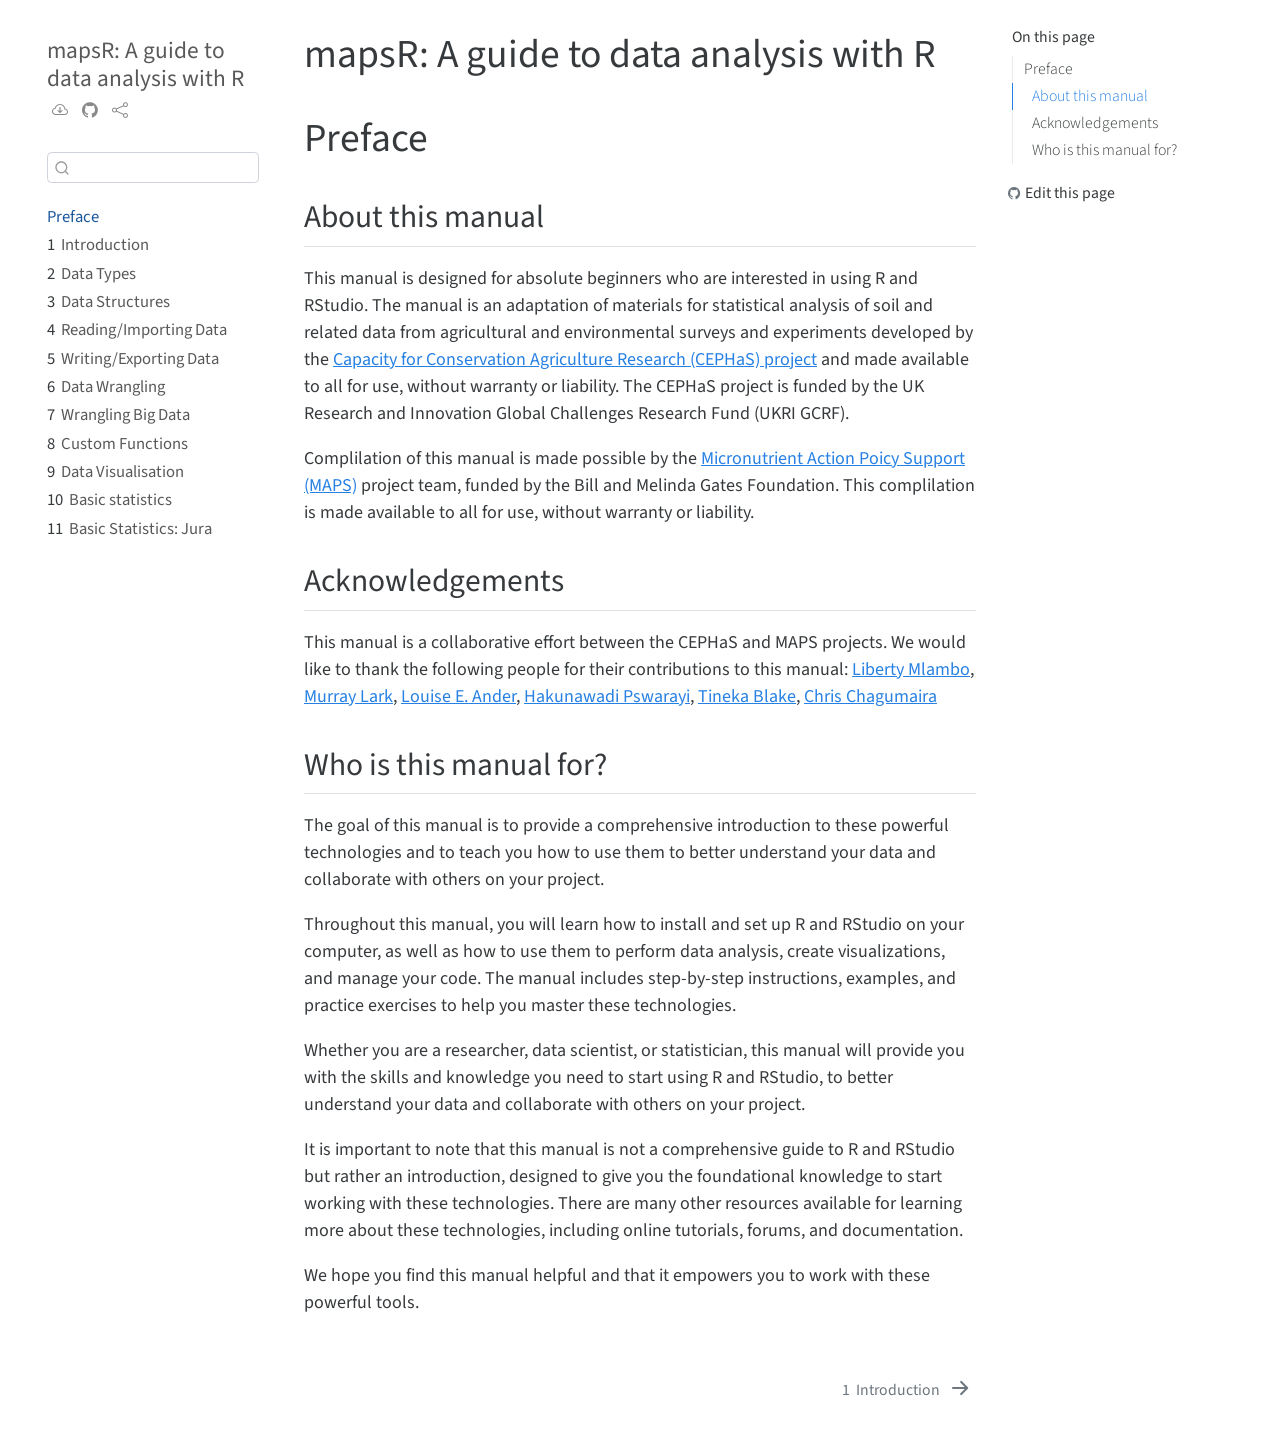
<file: docs/index.html>
<!DOCTYPE html>
<html xmlns="http://www.w3.org/1999/xhtml" lang="en" xml:lang="en"><head>

<meta charset="utf-8">
<meta name="generator" content="quarto-1.2.313">

<meta name="viewport" content="width=device-width, initial-scale=1.0, user-scalable=yes">


<title>mapsR: A guide to data analysis with R</title>
<style>
code{white-space: pre-wrap;}
span.smallcaps{font-variant: small-caps;}
div.columns{display: flex; gap: min(4vw, 1.5em);}
div.column{flex: auto; overflow-x: auto;}
div.hanging-indent{margin-left: 1.5em; text-indent: -1.5em;}
ul.task-list{list-style: none;}
ul.task-list li input[type="checkbox"] {
  width: 0.8em;
  margin: 0 0.8em 0.2em -1.6em;
  vertical-align: middle;
}
</style>


<script src="site_libs/quarto-nav/quarto-nav.js"></script>
<script src="site_libs/quarto-nav/headroom.min.js"></script>
<script src="site_libs/clipboard/clipboard.min.js"></script>
<script src="site_libs/quarto-search/autocomplete.umd.js"></script>
<script src="site_libs/quarto-search/fuse.min.js"></script>
<script src="site_libs/quarto-search/quarto-search.js"></script>
<meta name="quarto:offset" content="./">
<link href="./intro.html" rel="next">
<script src="site_libs/quarto-html/quarto.js"></script>
<script src="site_libs/quarto-html/popper.min.js"></script>
<script src="site_libs/quarto-html/tippy.umd.min.js"></script>
<script src="site_libs/quarto-html/anchor.min.js"></script>
<link href="site_libs/quarto-html/tippy.css" rel="stylesheet">
<link href="site_libs/quarto-html/quarto-syntax-highlighting.css" rel="stylesheet" id="quarto-text-highlighting-styles">
<script src="site_libs/bootstrap/bootstrap.min.js"></script>
<link href="site_libs/bootstrap/bootstrap-icons.css" rel="stylesheet">
<link href="site_libs/bootstrap/bootstrap.min.css" rel="stylesheet" id="quarto-bootstrap" data-mode="light">
<script id="quarto-search-options" type="application/json">{
  "location": "sidebar",
  "copy-button": false,
  "collapse-after": 3,
  "panel-placement": "start",
  "type": "textbox",
  "limit": 20,
  "language": {
    "search-no-results-text": "No results",
    "search-matching-documents-text": "matching documents",
    "search-copy-link-title": "Copy link to search",
    "search-hide-matches-text": "Hide additional matches",
    "search-more-match-text": "more match in this document",
    "search-more-matches-text": "more matches in this document",
    "search-clear-button-title": "Clear",
    "search-detached-cancel-button-title": "Cancel",
    "search-submit-button-title": "Submit"
  }
}</script>


</head>

<body class="nav-sidebar floating">

<div id="quarto-search-results"></div>
  <header id="quarto-header" class="headroom fixed-top">
  <nav class="quarto-secondary-nav" data-bs-toggle="collapse" data-bs-target="#quarto-sidebar" aria-controls="quarto-sidebar" aria-expanded="false" aria-label="Toggle sidebar navigation" onclick="if (window.quartoToggleHeadroom) { window.quartoToggleHeadroom(); }">
    <div class="container-fluid d-flex justify-content-between">
      <h1 class="quarto-secondary-nav-title">mapsR: A guide to data analysis with R</h1>
      <button type="button" class="quarto-btn-toggle btn" aria-label="Show secondary navigation">
        <i class="bi bi-chevron-right"></i>
      </button>
    </div>
  </nav>
</header>
<!-- content -->
<div id="quarto-content" class="quarto-container page-columns page-rows-contents page-layout-article">
<!-- sidebar -->
  <nav id="quarto-sidebar" class="sidebar collapse sidebar-navigation floating overflow-auto">
    <div class="pt-lg-2 mt-2 text-left sidebar-header">
    <div class="sidebar-title mb-0 py-0">
      <a href="./">mapsR: A guide to data analysis with R</a> 
        <div class="sidebar-tools-main tools-wide">
    <a href="https://dzvoti.github.io/mapsR/data.zip" title="" class="sidebar-tool px-1"><i class="bi bi-cloud-arrow-down"></i></a>
    <a href="https://github.com/dzvoti/mapsR/" title="Source Code" class="sidebar-tool px-1"><i class="bi bi-github"></i></a>
    <a href="" title="Share" id="sidebar-tool-dropdown-0" class="sidebar-tool dropdown-toggle px-1" data-bs-toggle="dropdown" aria-expanded="false"><i class="bi bi-share"></i></a>
    <ul class="dropdown-menu" aria-labelledby="sidebar-tool-dropdown-0">
        <li>
          <a class="dropdown-item sidebar-tools-main-item" href="https://twitter.com/intent/tweet?url=|url|">
            <i class="bi bi-bi-twitter pe-1"></i>
          Twitter
          </a>
        </li>
        <li>
          <a class="dropdown-item sidebar-tools-main-item" href="https://www.facebook.com/sharer/sharer.php?u=|url|">
            <i class="bi bi-bi-facebook pe-1"></i>
          Facebook
          </a>
        </li>
    </ul>
</div>
    </div>
      </div>
      <div class="mt-2 flex-shrink-0 align-items-center">
        <div class="sidebar-search">
        <div id="quarto-search" class="" title="Search"></div>
        </div>
      </div>
    <div class="sidebar-menu-container"> 
    <ul class="list-unstyled mt-1">
        <li class="sidebar-item">
  <div class="sidebar-item-container"> 
  <a href="./index.html" class="sidebar-item-text sidebar-link active">Preface</a>
  </div>
</li>
        <li class="sidebar-item">
  <div class="sidebar-item-container"> 
  <a href="./intro.html" class="sidebar-item-text sidebar-link"><span class="chapter-number">1</span>&nbsp; <span class="chapter-title">Introduction</span></a>
  </div>
</li>
        <li class="sidebar-item">
  <div class="sidebar-item-container"> 
  <a href="./data_types.html" class="sidebar-item-text sidebar-link"><span class="chapter-number">2</span>&nbsp; <span class="chapter-title">Data Types</span></a>
  </div>
</li>
        <li class="sidebar-item">
  <div class="sidebar-item-container"> 
  <a href="./data_structures.html" class="sidebar-item-text sidebar-link"><span class="chapter-number">3</span>&nbsp; <span class="chapter-title">Data Structures</span></a>
  </div>
</li>
        <li class="sidebar-item">
  <div class="sidebar-item-container"> 
  <a href="./reading_data.html" class="sidebar-item-text sidebar-link"><span class="chapter-number">4</span>&nbsp; <span class="chapter-title">Reading/Importing Data</span></a>
  </div>
</li>
        <li class="sidebar-item">
  <div class="sidebar-item-container"> 
  <a href="./writing_data.html" class="sidebar-item-text sidebar-link"><span class="chapter-number">5</span>&nbsp; <span class="chapter-title">Writing/Exporting Data</span></a>
  </div>
</li>
        <li class="sidebar-item">
  <div class="sidebar-item-container"> 
  <a href="./data_wrangling.html" class="sidebar-item-text sidebar-link"><span class="chapter-number">6</span>&nbsp; <span class="chapter-title">Data Wrangling</span></a>
  </div>
</li>
        <li class="sidebar-item">
  <div class="sidebar-item-container"> 
  <a href="./big_data.html" class="sidebar-item-text sidebar-link"><span class="chapter-number">7</span>&nbsp; <span class="chapter-title">Wrangling Big Data</span></a>
  </div>
</li>
        <li class="sidebar-item">
  <div class="sidebar-item-container"> 
  <a href="./functions.html" class="sidebar-item-text sidebar-link"><span class="chapter-number">8</span>&nbsp; <span class="chapter-title">Custom Functions</span></a>
  </div>
</li>
        <li class="sidebar-item">
  <div class="sidebar-item-container"> 
  <a href="./data_visualisation.html" class="sidebar-item-text sidebar-link"><span class="chapter-number">9</span>&nbsp; <span class="chapter-title">Data Visualisation</span></a>
  </div>
</li>
        <li class="sidebar-item">
  <div class="sidebar-item-container"> 
  <a href="./basic_statistics.html" class="sidebar-item-text sidebar-link"><span class="chapter-number">10</span>&nbsp; <span class="chapter-title">Basic statistics</span></a>
  </div>
</li>
        <li class="sidebar-item">
  <div class="sidebar-item-container"> 
  <a href="./jura.html" class="sidebar-item-text sidebar-link"><span class="chapter-number">11</span>&nbsp; <span class="chapter-title">Basic Statistics: Jura</span></a>
  </div>
</li>
    </ul>
    </div>
</nav>
<!-- margin-sidebar -->
    <div id="quarto-margin-sidebar" class="sidebar margin-sidebar">
        <nav id="TOC" role="doc-toc" class="toc-active">
    <h2 id="toc-title">On this page</h2>
   
  <ul>
  <li><a href="#preface" id="toc-preface" class="nav-link active" data-scroll-target="#preface">Preface</a>
  <ul class="collapse">
  <li><a href="#about-this-manual" id="toc-about-this-manual" class="nav-link" data-scroll-target="#about-this-manual">About this manual</a></li>
  <li><a href="#acknowledgements" id="toc-acknowledgements" class="nav-link" data-scroll-target="#acknowledgements">Acknowledgements</a></li>
  <li><a href="#who-is-this-manual-for" id="toc-who-is-this-manual-for" class="nav-link" data-scroll-target="#who-is-this-manual-for">Who is this manual for?</a></li>
  </ul></li>
  </ul>
<div class="toc-actions"><div><i class="bi bi-github"></i></div><div class="action-links"><p><a href="https://github.com/dzvoti/mapsR/edit/main/index.qmd" class="toc-action">Edit this page</a></p></div></div></nav>
    </div>
<!-- main -->
<main class="content" id="quarto-document-content">

<header id="title-block-header" class="quarto-title-block default">
<div class="quarto-title">
<h1 class="title d-none d-lg-block">mapsR: A guide to data analysis with R</h1>
</div>



<div class="quarto-title-meta">

    
  
    
  </div>
  

</header>

<section id="preface" class="level1 unnumbered">
<h1 class="unnumbered">Preface</h1>
<section id="about-this-manual" class="level2 unnumbered">
<h2 class="unnumbered anchored" data-anchor-id="about-this-manual">About this manual</h2>
<p>This manual is designed for absolute beginners who are interested in using R and RStudio. The manual is an adaptation of materials for statistical analysis of soil and related data from agricultural and environmental surveys and experiments developed by the <a href="">Capacity for Conservation Agriculture Research (CEPHaS) project</a> and made available to all for use, without warranty or liability. The CEPHaS project is funded by the UK Research and Innovation Global Challenges Research Fund (UKRI GCRF).</p>
<p>Complilation of this manual is made possible by the <a href="">Micronutrient Action Poicy Support (MAPS)</a> project team, funded by the Bill and Melinda Gates Foundation. This complilation is made available to all for use, without warranty or liability.</p>
</section>
<section id="acknowledgements" class="level2 unnumbered">
<h2 class="unnumbered anchored" data-anchor-id="acknowledgements">Acknowledgements</h2>
<p>This manual is a collaborative effort between the CEPHaS and MAPS projects. We would like to thank the following people for their contributions to this manual: <a href="">Liberty Mlambo</a>, <a href="">Murray Lark</a>, <a href="">Louise E. Ander</a>, <a href="">Hakunawadi Pswarayi</a>, <a href="">Tineka Blake</a>, <a href="">Chris Chagumaira</a></p>
</section>
<section id="who-is-this-manual-for" class="level2 unnumbered">
<h2 class="unnumbered anchored" data-anchor-id="who-is-this-manual-for">Who is this manual for?</h2>
<p>The goal of this manual is to provide a comprehensive introduction to these powerful technologies and to teach you how to use them to better understand your data and collaborate with others on your project.</p>
<p>Throughout this manual, you will learn how to install and set up R and RStudio on your computer, as well as how to use them to perform data analysis, create visualizations, and manage your code. The manual includes step-by-step instructions, examples, and practice exercises to help you master these technologies.</p>
<p>Whether you are a researcher, data scientist, or statistician, this manual will provide you with the skills and knowledge you need to start using R and RStudio, to better understand your data and collaborate with others on your project.</p>
<p>It is important to note that this manual is not a comprehensive guide to R and RStudio but rather an introduction, designed to give you the foundational knowledge to start working with these technologies. There are many other resources available for learning more about these technologies, including online tutorials, forums, and documentation.</p>
<p>We hope you find this manual helpful and that it empowers you to work with these powerful tools.</p>


</section>
</section>

</main> <!-- /main -->
<script id="quarto-html-after-body" type="application/javascript">
window.document.addEventListener("DOMContentLoaded", function (event) {
  const toggleBodyColorMode = (bsSheetEl) => {
    const mode = bsSheetEl.getAttribute("data-mode");
    const bodyEl = window.document.querySelector("body");
    if (mode === "dark") {
      bodyEl.classList.add("quarto-dark");
      bodyEl.classList.remove("quarto-light");
    } else {
      bodyEl.classList.add("quarto-light");
      bodyEl.classList.remove("quarto-dark");
    }
  }
  const toggleBodyColorPrimary = () => {
    const bsSheetEl = window.document.querySelector("link#quarto-bootstrap");
    if (bsSheetEl) {
      toggleBodyColorMode(bsSheetEl);
    }
  }
  toggleBodyColorPrimary();  
  const icon = "";
  const anchorJS = new window.AnchorJS();
  anchorJS.options = {
    placement: 'right',
    icon: icon
  };
  anchorJS.add('.anchored');
  const clipboard = new window.ClipboardJS('.code-copy-button', {
    target: function(trigger) {
      return trigger.previousElementSibling;
    }
  });
  clipboard.on('success', function(e) {
    // button target
    const button = e.trigger;
    // don't keep focus
    button.blur();
    // flash "checked"
    button.classList.add('code-copy-button-checked');
    var currentTitle = button.getAttribute("title");
    button.setAttribute("title", "Copied!");
    let tooltip;
    if (window.bootstrap) {
      button.setAttribute("data-bs-toggle", "tooltip");
      button.setAttribute("data-bs-placement", "left");
      button.setAttribute("data-bs-title", "Copied!");
      tooltip = new bootstrap.Tooltip(button, 
        { trigger: "manual", 
          customClass: "code-copy-button-tooltip",
          offset: [0, -8]});
      tooltip.show();    
    }
    setTimeout(function() {
      if (tooltip) {
        tooltip.hide();
        button.removeAttribute("data-bs-title");
        button.removeAttribute("data-bs-toggle");
        button.removeAttribute("data-bs-placement");
      }
      button.setAttribute("title", currentTitle);
      button.classList.remove('code-copy-button-checked');
    }, 1000);
    // clear code selection
    e.clearSelection();
  });
  function tippyHover(el, contentFn) {
    const config = {
      allowHTML: true,
      content: contentFn,
      maxWidth: 500,
      delay: 100,
      arrow: false,
      appendTo: function(el) {
          return el.parentElement;
      },
      interactive: true,
      interactiveBorder: 10,
      theme: 'quarto',
      placement: 'bottom-start'
    };
    window.tippy(el, config); 
  }
  const noterefs = window.document.querySelectorAll('a[role="doc-noteref"]');
  for (var i=0; i<noterefs.length; i++) {
    const ref = noterefs[i];
    tippyHover(ref, function() {
      // use id or data attribute instead here
      let href = ref.getAttribute('data-footnote-href') || ref.getAttribute('href');
      try { href = new URL(href).hash; } catch {}
      const id = href.replace(/^#\/?/, "");
      const note = window.document.getElementById(id);
      return note.innerHTML;
    });
  }
  const findCites = (el) => {
    const parentEl = el.parentElement;
    if (parentEl) {
      const cites = parentEl.dataset.cites;
      if (cites) {
        return {
          el,
          cites: cites.split(' ')
        };
      } else {
        return findCites(el.parentElement)
      }
    } else {
      return undefined;
    }
  };
  var bibliorefs = window.document.querySelectorAll('a[role="doc-biblioref"]');
  for (var i=0; i<bibliorefs.length; i++) {
    const ref = bibliorefs[i];
    const citeInfo = findCites(ref);
    if (citeInfo) {
      tippyHover(citeInfo.el, function() {
        var popup = window.document.createElement('div');
        citeInfo.cites.forEach(function(cite) {
          var citeDiv = window.document.createElement('div');
          citeDiv.classList.add('hanging-indent');
          citeDiv.classList.add('csl-entry');
          var biblioDiv = window.document.getElementById('ref-' + cite);
          if (biblioDiv) {
            citeDiv.innerHTML = biblioDiv.innerHTML;
          }
          popup.appendChild(citeDiv);
        });
        return popup.innerHTML;
      });
    }
  }
});
</script>
<nav class="page-navigation">
  <div class="nav-page nav-page-previous">
  </div>
  <div class="nav-page nav-page-next">
      <a href="./intro.html" class="pagination-link">
        <span class="nav-page-text"><span class="chapter-number">1</span>&nbsp; <span class="chapter-title">Introduction</span></span> <i class="bi bi-arrow-right-short"></i>
      </a>
  </div>
</nav>
</div> <!-- /content -->



</body></html>
</file>
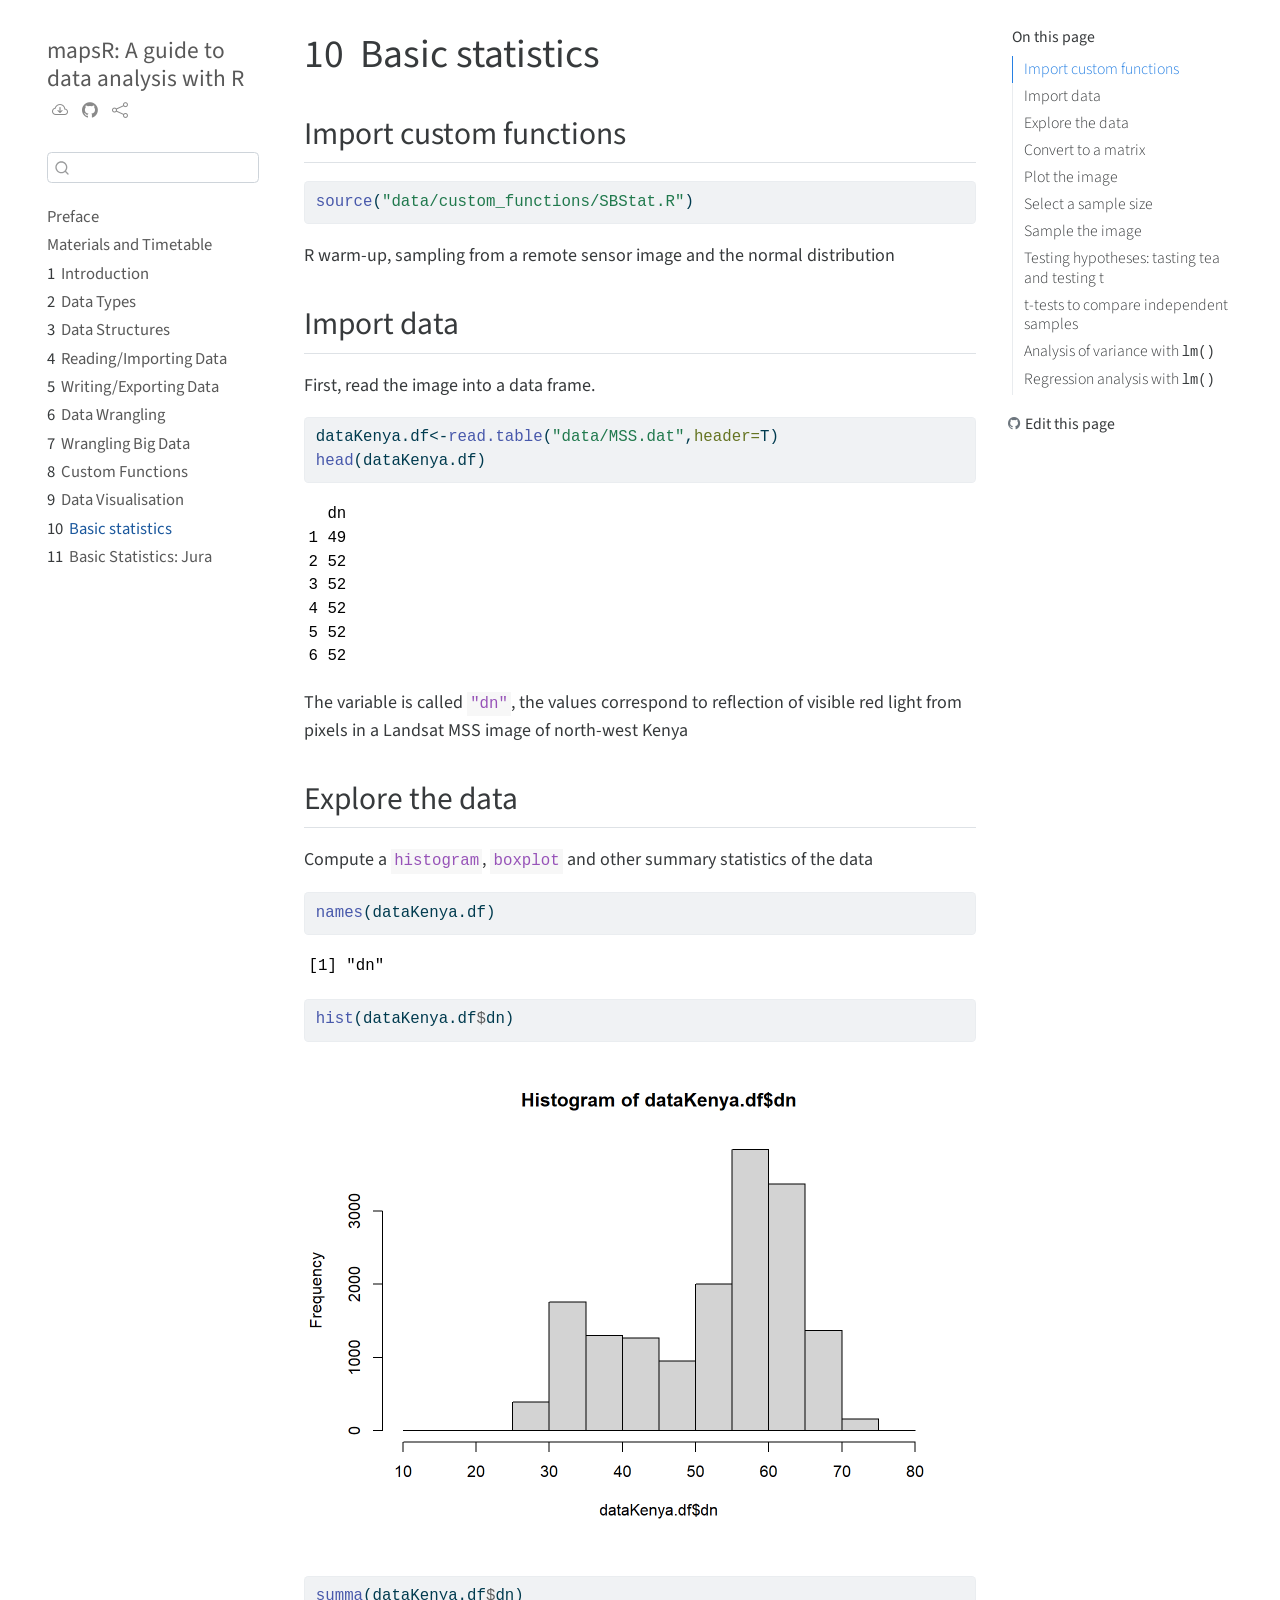
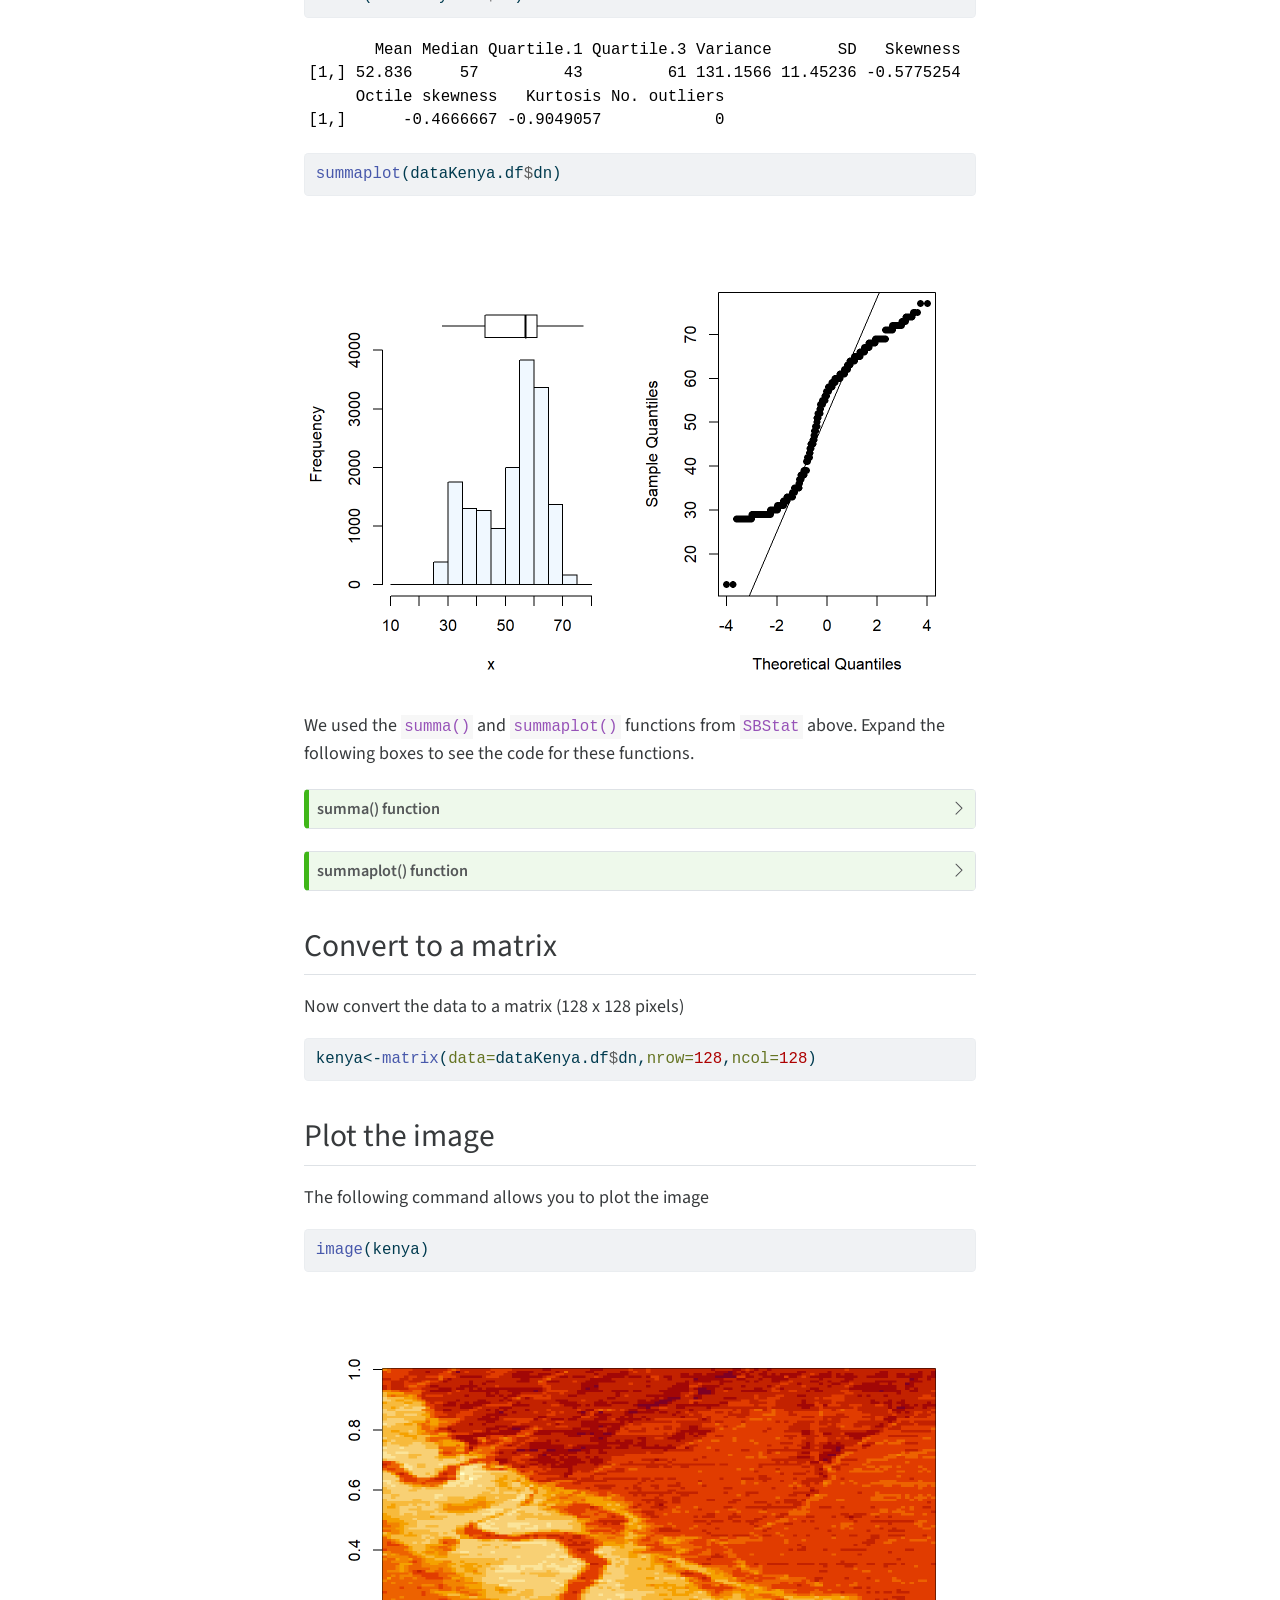
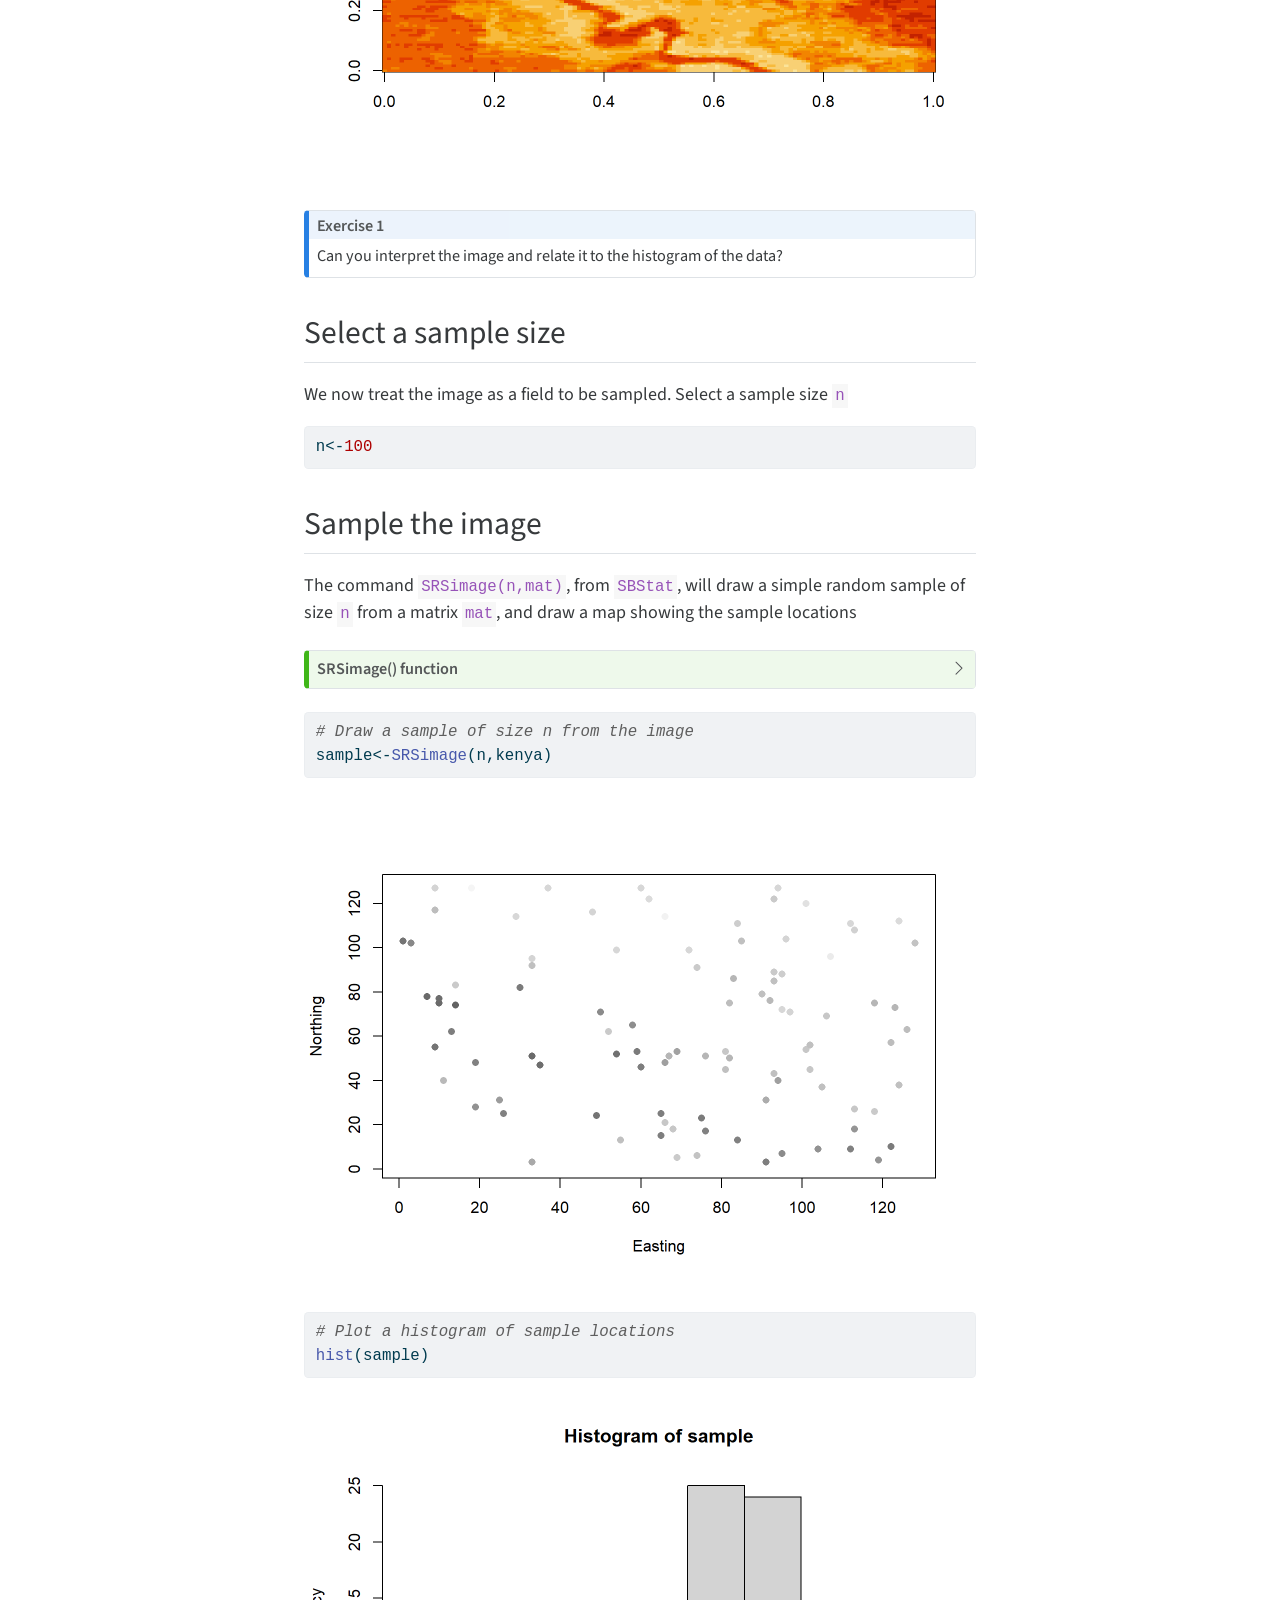
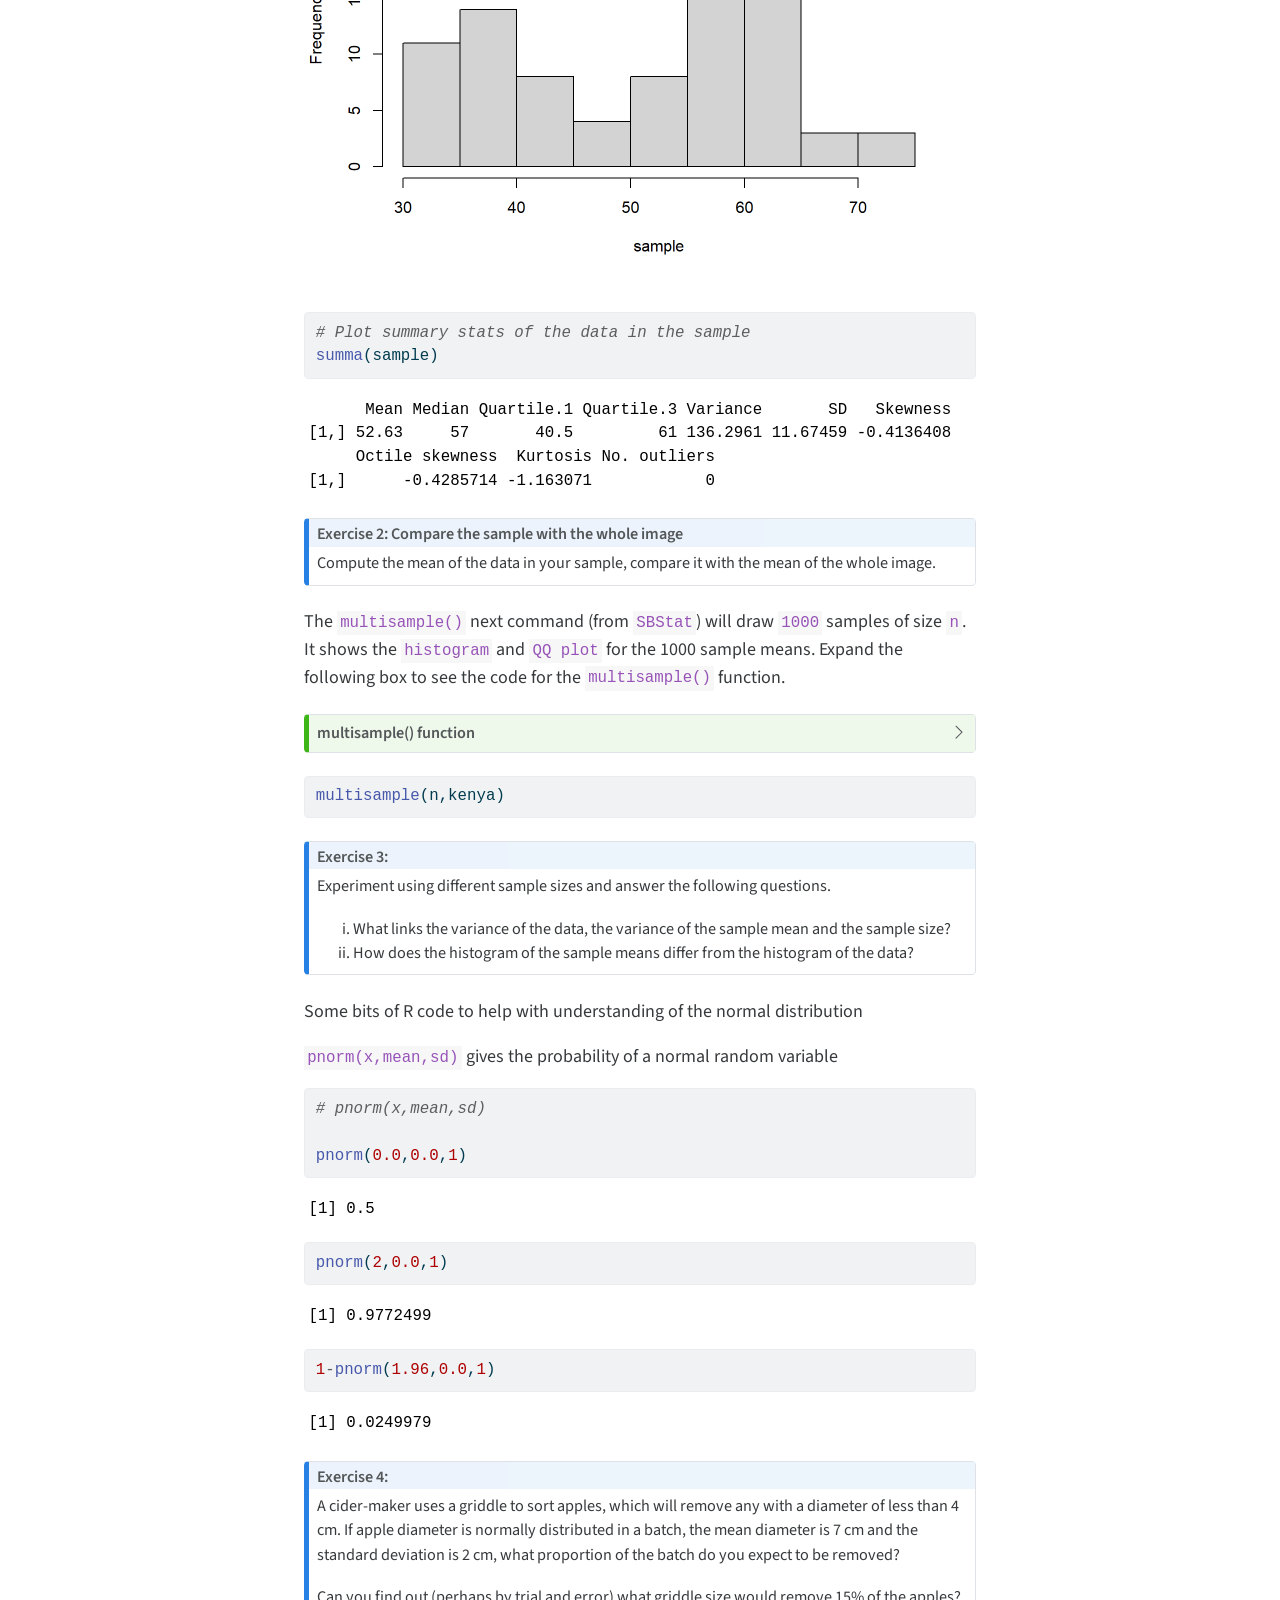
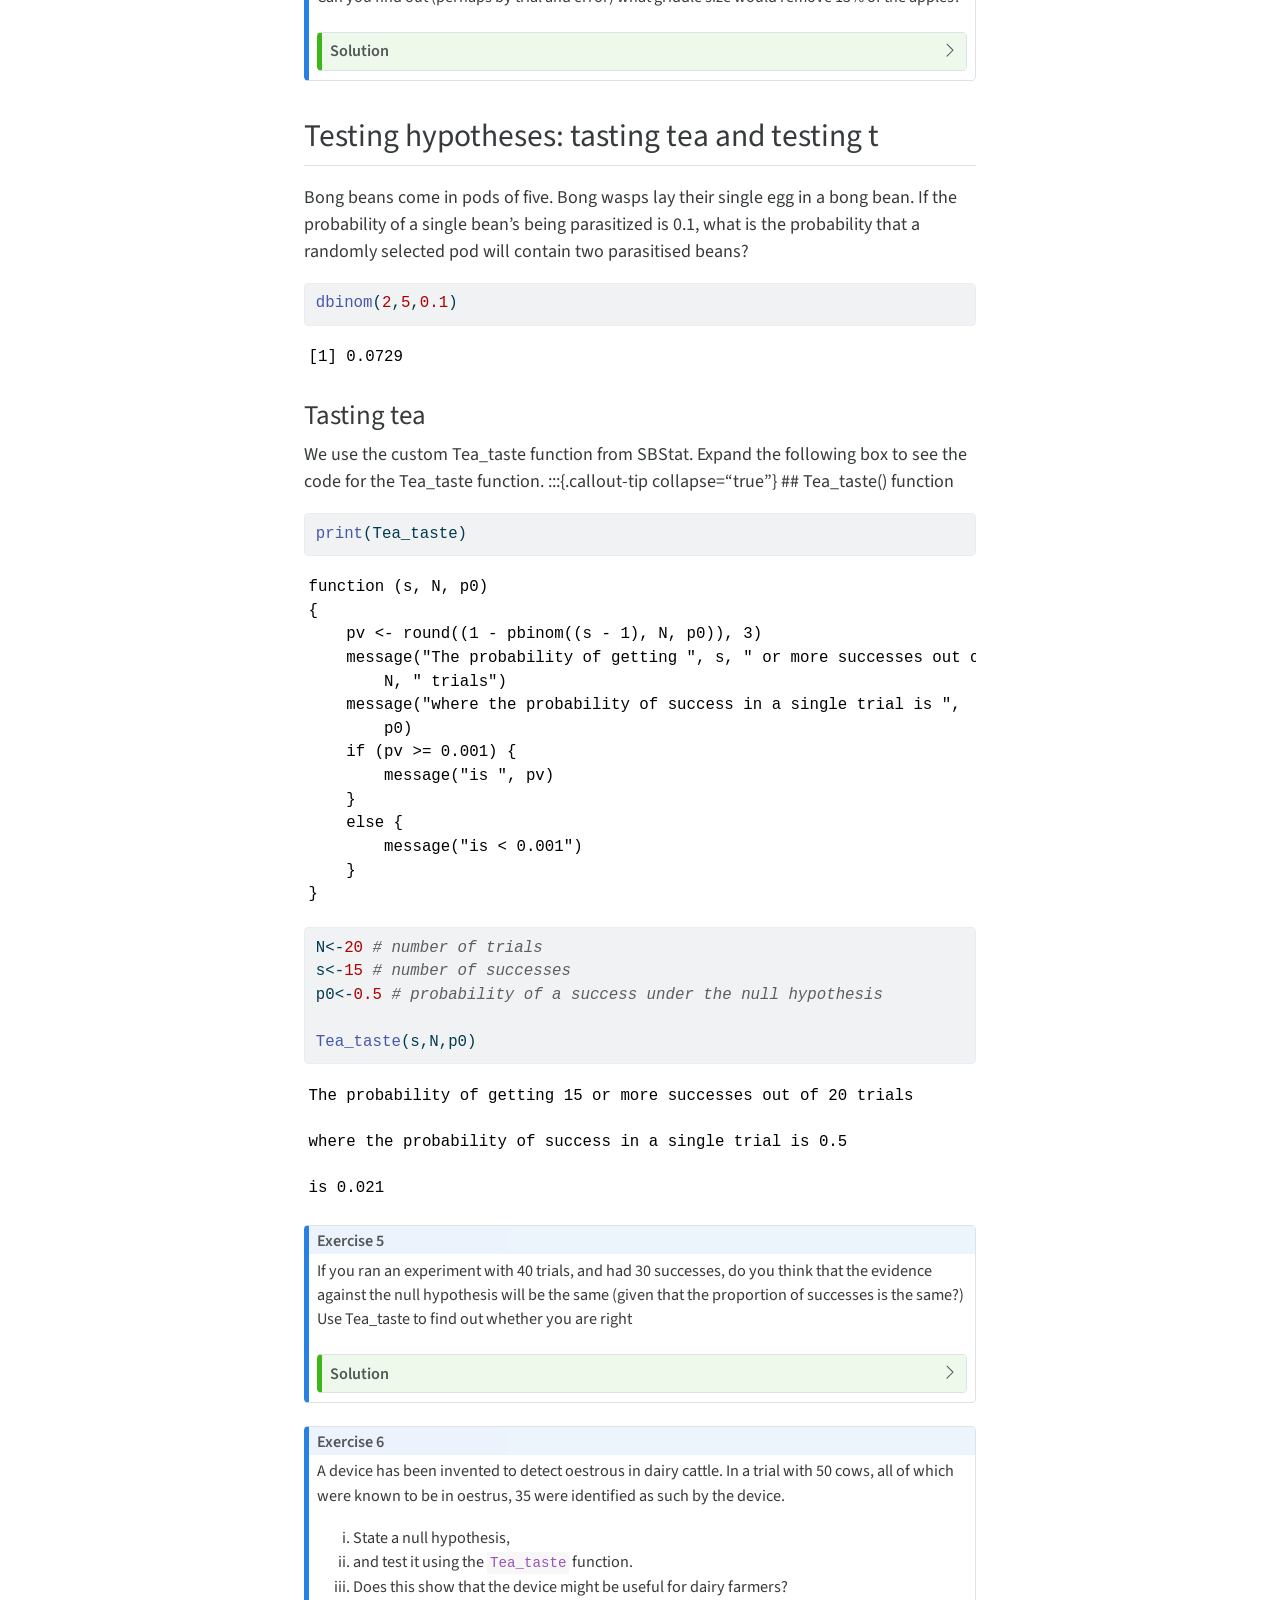
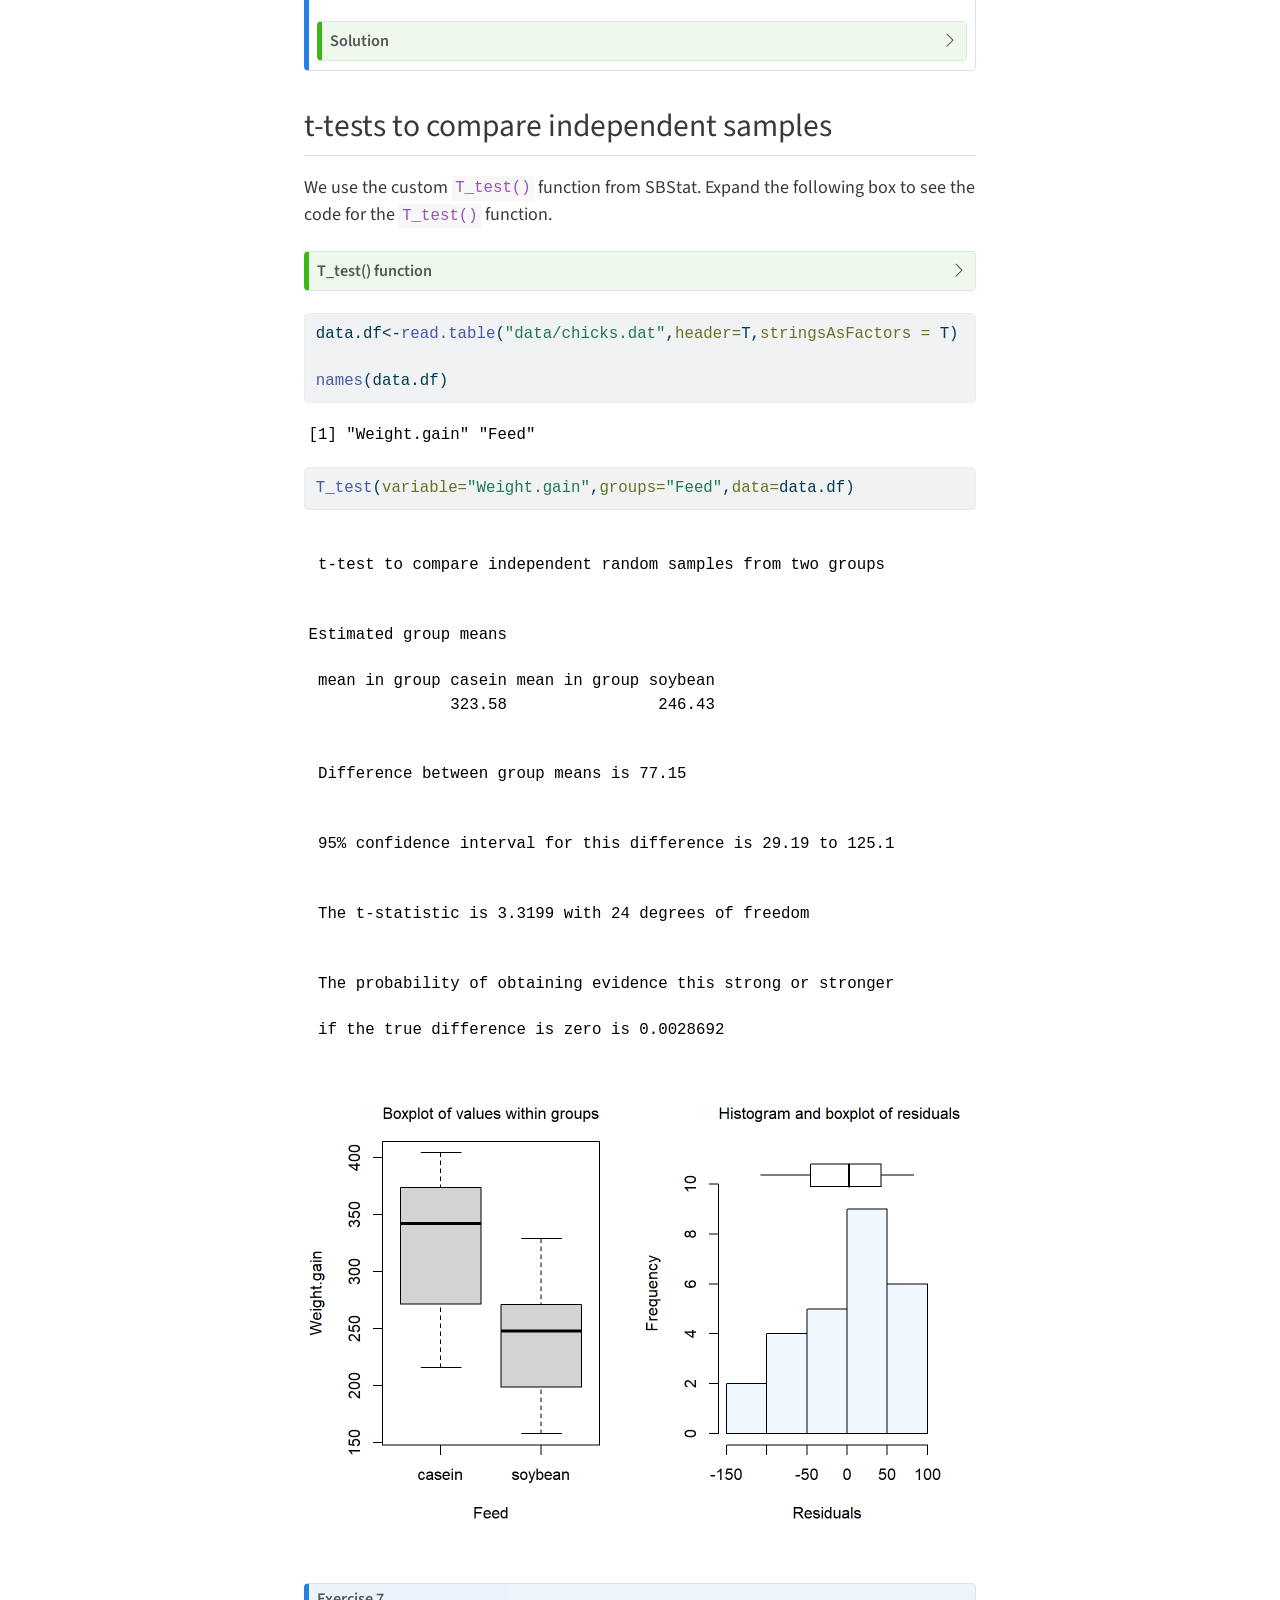
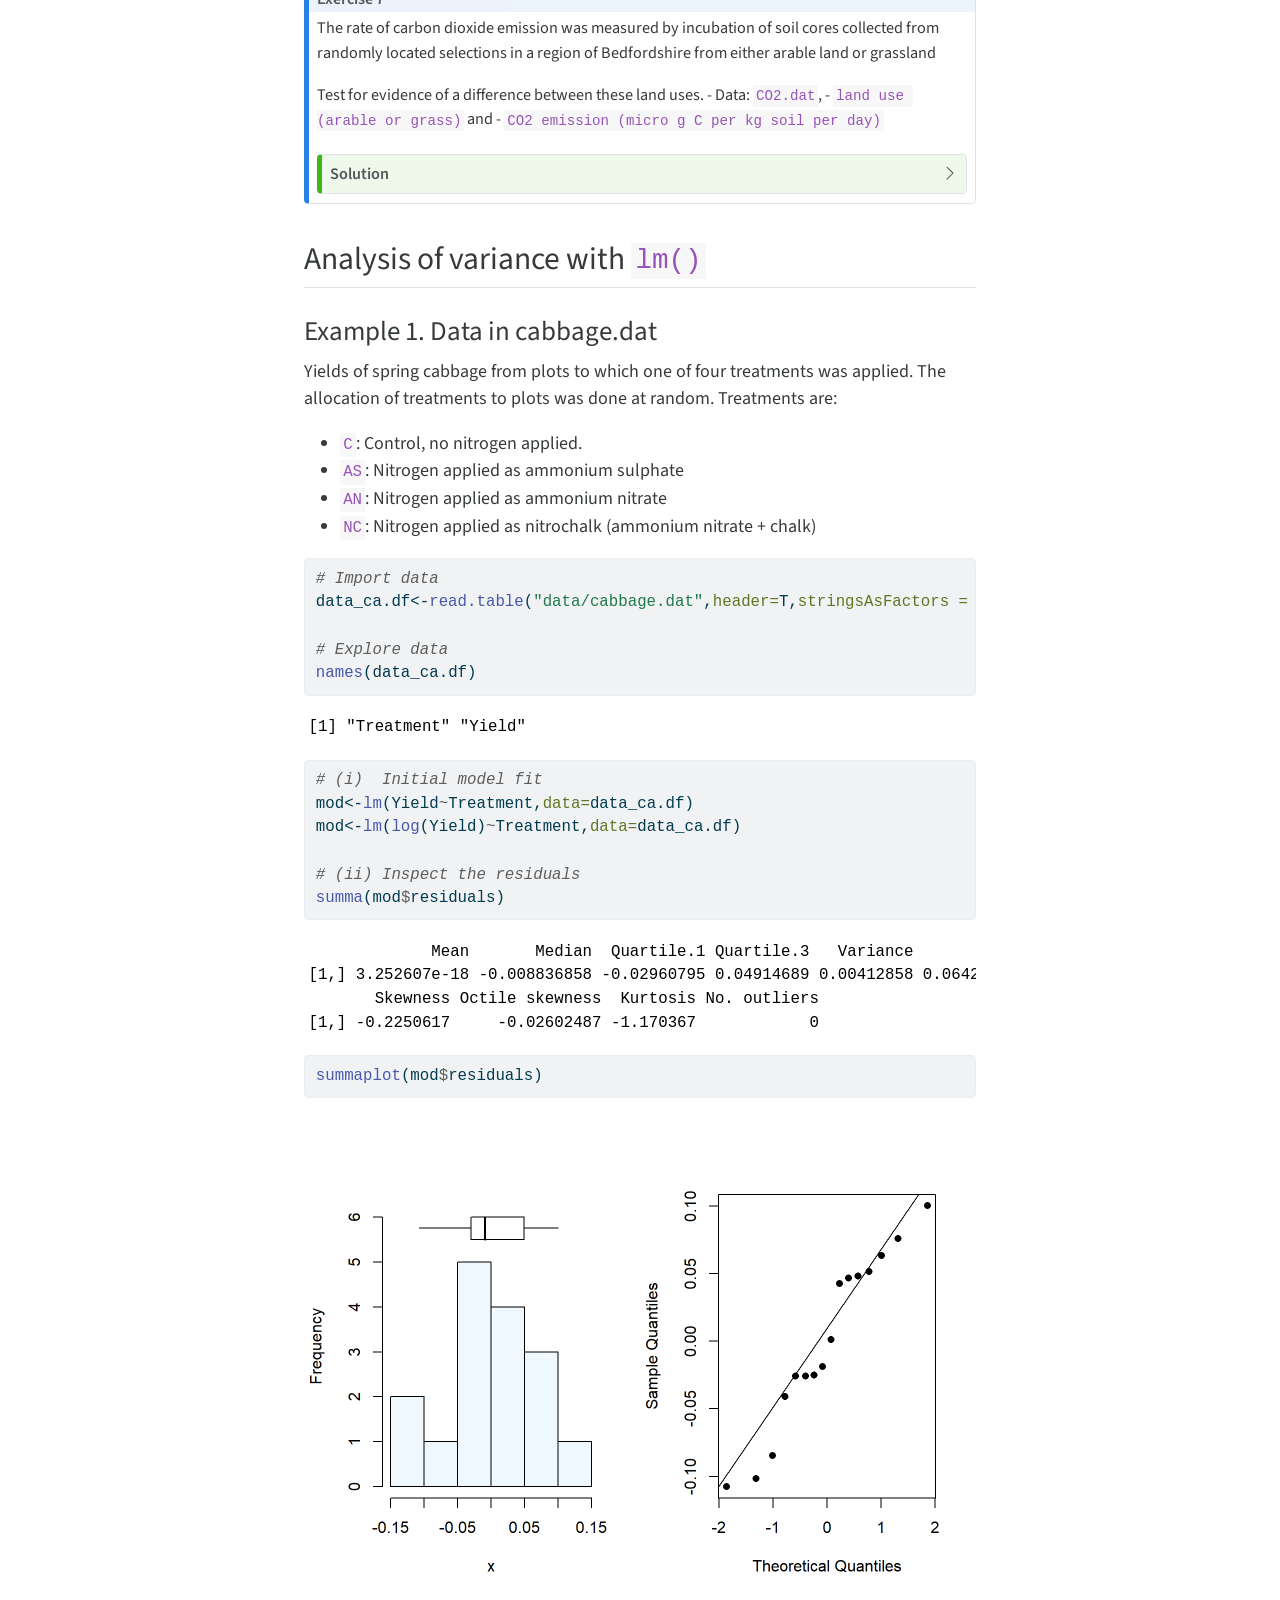
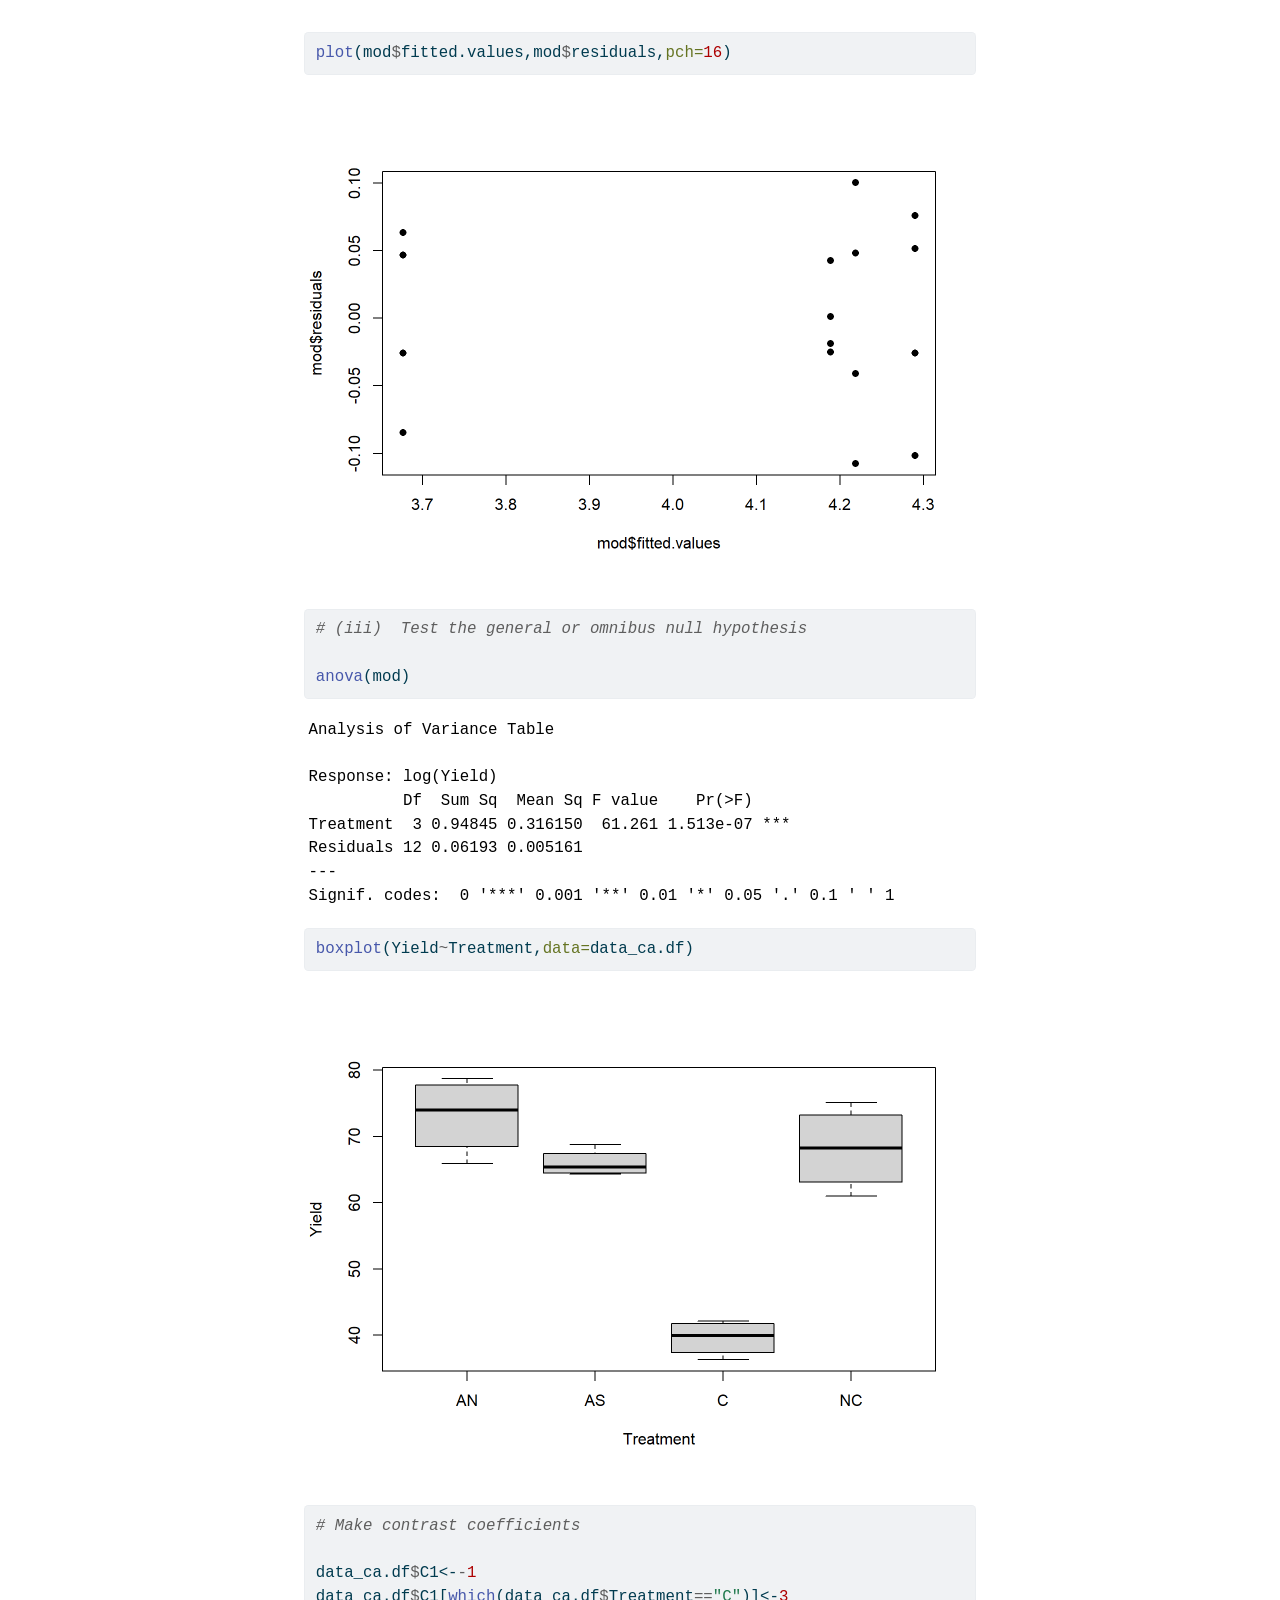
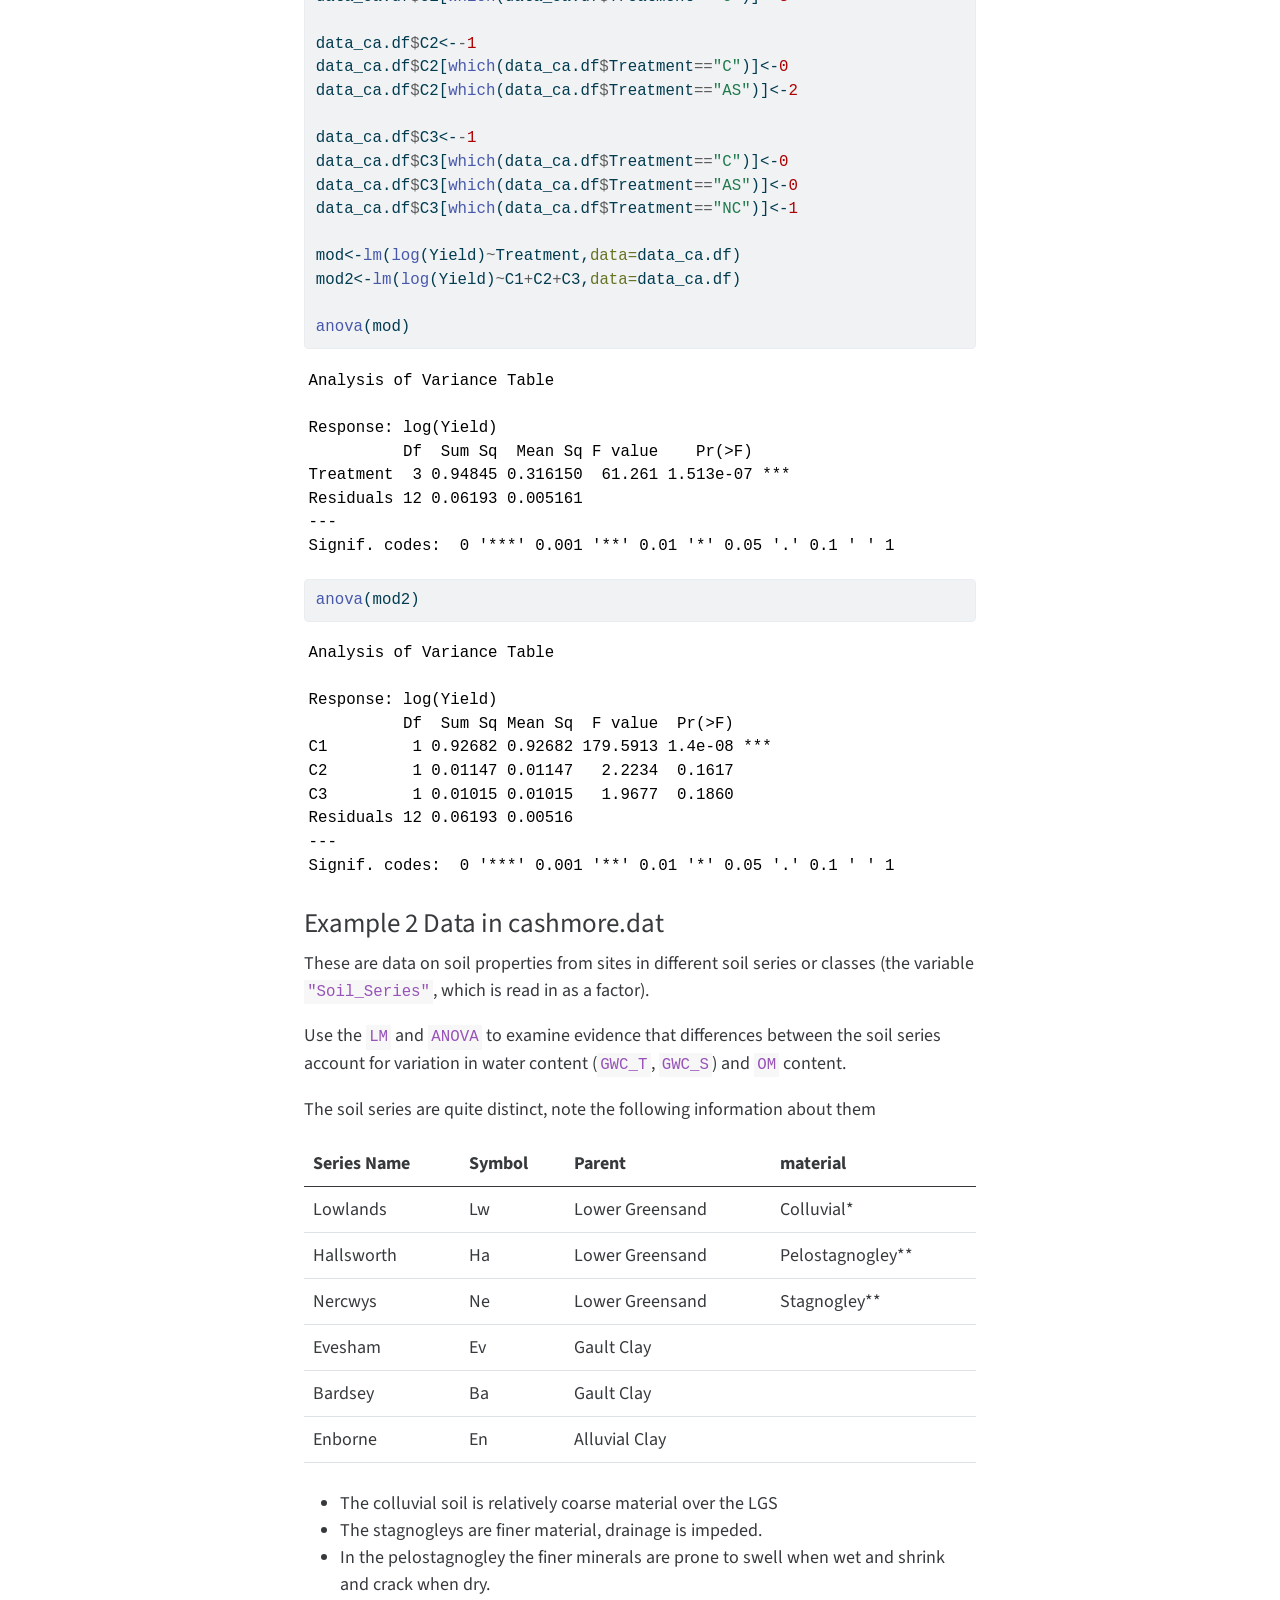
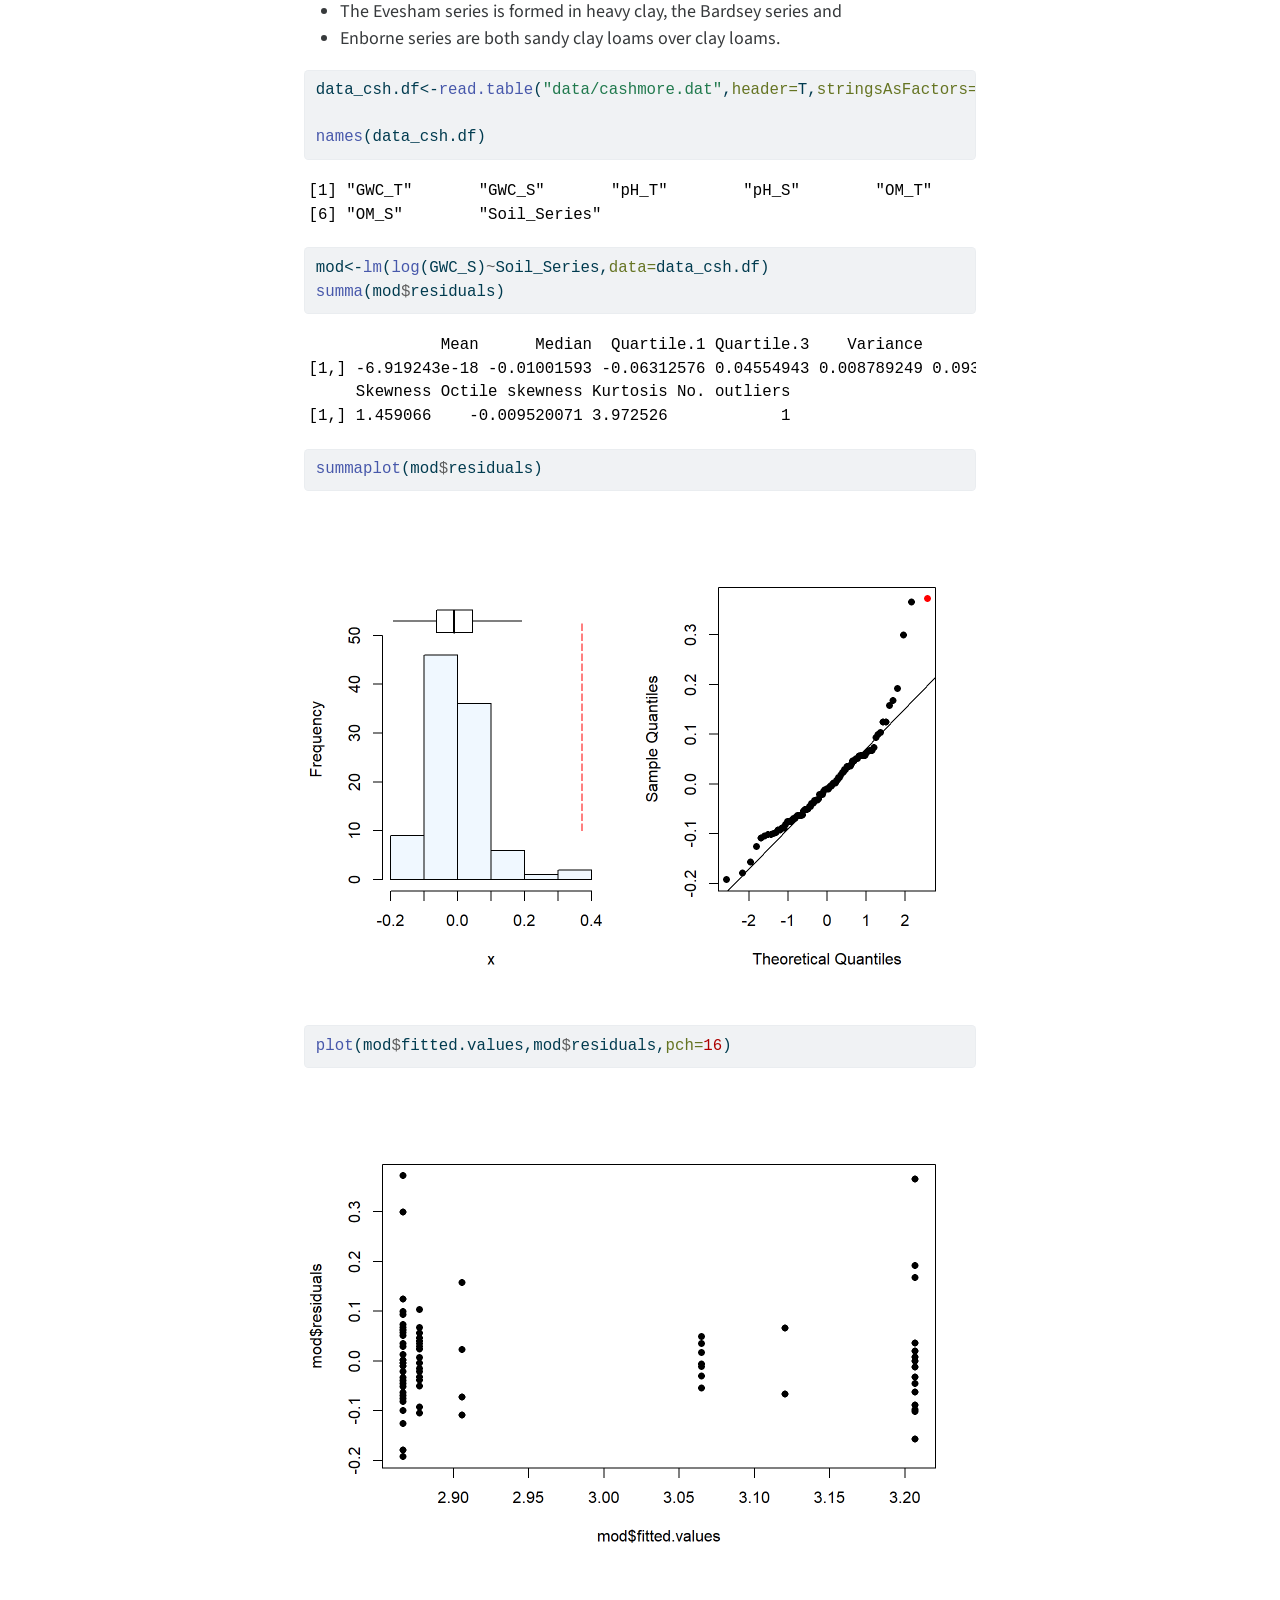
<file: docs/basic_statistics.html>
<!DOCTYPE html>
<html xmlns="http://www.w3.org/1999/xhtml" lang="en" xml:lang="en"><head>

<meta charset="utf-8">
<meta name="generator" content="quarto-1.2.313">

<meta name="viewport" content="width=device-width, initial-scale=1.0, user-scalable=yes">


<title>mapsR: A guide to data analysis with R - 10&nbsp; Basic statistics</title>
<style>
code{white-space: pre-wrap;}
span.smallcaps{font-variant: small-caps;}
div.columns{display: flex; gap: min(4vw, 1.5em);}
div.column{flex: auto; overflow-x: auto;}
div.hanging-indent{margin-left: 1.5em; text-indent: -1.5em;}
ul.task-list{list-style: none;}
ul.task-list li input[type="checkbox"] {
  width: 0.8em;
  margin: 0 0.8em 0.2em -1.6em;
  vertical-align: middle;
}
pre > code.sourceCode { white-space: pre; position: relative; }
pre > code.sourceCode > span { display: inline-block; line-height: 1.25; }
pre > code.sourceCode > span:empty { height: 1.2em; }
.sourceCode { overflow: visible; }
code.sourceCode > span { color: inherit; text-decoration: inherit; }
div.sourceCode { margin: 1em 0; }
pre.sourceCode { margin: 0; }
@media screen {
div.sourceCode { overflow: auto; }
}
@media print {
pre > code.sourceCode { white-space: pre-wrap; }
pre > code.sourceCode > span { text-indent: -5em; padding-left: 5em; }
}
pre.numberSource code
  { counter-reset: source-line 0; }
pre.numberSource code > span
  { position: relative; left: -4em; counter-increment: source-line; }
pre.numberSource code > span > a:first-child::before
  { content: counter(source-line);
    position: relative; left: -1em; text-align: right; vertical-align: baseline;
    border: none; display: inline-block;
    -webkit-touch-callout: none; -webkit-user-select: none;
    -khtml-user-select: none; -moz-user-select: none;
    -ms-user-select: none; user-select: none;
    padding: 0 4px; width: 4em;
    color: #aaaaaa;
  }
pre.numberSource { margin-left: 3em; border-left: 1px solid #aaaaaa;  padding-left: 4px; }
div.sourceCode
  {   }
@media screen {
pre > code.sourceCode > span > a:first-child::before { text-decoration: underline; }
}
code span.al { color: #ff0000; font-weight: bold; } /* Alert */
code span.an { color: #60a0b0; font-weight: bold; font-style: italic; } /* Annotation */
code span.at { color: #7d9029; } /* Attribute */
code span.bn { color: #40a070; } /* BaseN */
code span.bu { color: #008000; } /* BuiltIn */
code span.cf { color: #007020; font-weight: bold; } /* ControlFlow */
code span.ch { color: #4070a0; } /* Char */
code span.cn { color: #880000; } /* Constant */
code span.co { color: #60a0b0; font-style: italic; } /* Comment */
code span.cv { color: #60a0b0; font-weight: bold; font-style: italic; } /* CommentVar */
code span.do { color: #ba2121; font-style: italic; } /* Documentation */
code span.dt { color: #902000; } /* DataType */
code span.dv { color: #40a070; } /* DecVal */
code span.er { color: #ff0000; font-weight: bold; } /* Error */
code span.ex { } /* Extension */
code span.fl { color: #40a070; } /* Float */
code span.fu { color: #06287e; } /* Function */
code span.im { color: #008000; font-weight: bold; } /* Import */
code span.in { color: #60a0b0; font-weight: bold; font-style: italic; } /* Information */
code span.kw { color: #007020; font-weight: bold; } /* Keyword */
code span.op { color: #666666; } /* Operator */
code span.ot { color: #007020; } /* Other */
code span.pp { color: #bc7a00; } /* Preprocessor */
code span.sc { color: #4070a0; } /* SpecialChar */
code span.ss { color: #bb6688; } /* SpecialString */
code span.st { color: #4070a0; } /* String */
code span.va { color: #19177c; } /* Variable */
code span.vs { color: #4070a0; } /* VerbatimString */
code span.wa { color: #60a0b0; font-weight: bold; font-style: italic; } /* Warning */
</style>


<script src="site_libs/quarto-nav/quarto-nav.js"></script>
<script src="site_libs/quarto-nav/headroom.min.js"></script>
<script src="site_libs/clipboard/clipboard.min.js"></script>
<script src="site_libs/quarto-search/autocomplete.umd.js"></script>
<script src="site_libs/quarto-search/fuse.min.js"></script>
<script src="site_libs/quarto-search/quarto-search.js"></script>
<meta name="quarto:offset" content="./">
<link href="./jura.html" rel="next">
<link href="./data_visualisation.html" rel="prev">
<script src="site_libs/quarto-html/quarto.js"></script>
<script src="site_libs/quarto-html/popper.min.js"></script>
<script src="site_libs/quarto-html/tippy.umd.min.js"></script>
<script src="site_libs/quarto-html/anchor.min.js"></script>
<link href="site_libs/quarto-html/tippy.css" rel="stylesheet">
<link href="site_libs/quarto-html/quarto-syntax-highlighting.css" rel="stylesheet" id="quarto-text-highlighting-styles">
<script src="site_libs/bootstrap/bootstrap.min.js"></script>
<link href="site_libs/bootstrap/bootstrap-icons.css" rel="stylesheet">
<link href="site_libs/bootstrap/bootstrap.min.css" rel="stylesheet" id="quarto-bootstrap" data-mode="light">
<script id="quarto-search-options" type="application/json">{
  "location": "sidebar",
  "copy-button": false,
  "collapse-after": 3,
  "panel-placement": "start",
  "type": "textbox",
  "limit": 20,
  "language": {
    "search-no-results-text": "No results",
    "search-matching-documents-text": "matching documents",
    "search-copy-link-title": "Copy link to search",
    "search-hide-matches-text": "Hide additional matches",
    "search-more-match-text": "more match in this document",
    "search-more-matches-text": "more matches in this document",
    "search-clear-button-title": "Clear",
    "search-detached-cancel-button-title": "Cancel",
    "search-submit-button-title": "Submit"
  }
}</script>


</head>

<body class="nav-sidebar floating">


<div id="quarto-search-results"></div>
  <header id="quarto-header" class="headroom fixed-top">
  <nav class="quarto-secondary-nav" data-bs-toggle="collapse" data-bs-target="#quarto-sidebar" aria-controls="quarto-sidebar" aria-expanded="false" aria-label="Toggle sidebar navigation" onclick="if (window.quartoToggleHeadroom) { window.quartoToggleHeadroom(); }">
    <div class="container-fluid d-flex justify-content-between">
      <h1 class="quarto-secondary-nav-title"><span class="chapter-number">10</span>&nbsp; <span class="chapter-title">Basic statistics</span></h1>
      <button type="button" class="quarto-btn-toggle btn" aria-label="Show secondary navigation">
        <i class="bi bi-chevron-right"></i>
      </button>
    </div>
  </nav>
</header>
<!-- content -->
<div id="quarto-content" class="quarto-container page-columns page-rows-contents page-layout-article">
<!-- sidebar -->
  <nav id="quarto-sidebar" class="sidebar collapse sidebar-navigation floating overflow-auto">
    <div class="pt-lg-2 mt-2 text-left sidebar-header">
    <div class="sidebar-title mb-0 py-0">
      <a href="./">mapsR: A guide to data analysis with R</a> 
        <div class="sidebar-tools-main tools-wide">
    <a href="https://dzvoti.github.io/mapsR/data.zip" title="" class="sidebar-tool px-1"><i class="bi bi-cloud-arrow-down"></i></a>
    <a href="https://github.com/dzvoti/mapsR/" title="Source Code" class="sidebar-tool px-1"><i class="bi bi-github"></i></a>
    <a href="" title="Share" id="sidebar-tool-dropdown-0" class="sidebar-tool dropdown-toggle px-1" data-bs-toggle="dropdown" aria-expanded="false"><i class="bi bi-share"></i></a>
    <ul class="dropdown-menu" aria-labelledby="sidebar-tool-dropdown-0">
        <li>
          <a class="dropdown-item sidebar-tools-main-item" href="https://twitter.com/intent/tweet?url=|url|">
            <i class="bi bi-bi-twitter pe-1"></i>
          Twitter
          </a>
        </li>
        <li>
          <a class="dropdown-item sidebar-tools-main-item" href="https://www.facebook.com/sharer/sharer.php?u=|url|">
            <i class="bi bi-bi-facebook pe-1"></i>
          Facebook
          </a>
        </li>
    </ul>
</div>
    </div>
      </div>
      <div class="mt-2 flex-shrink-0 align-items-center">
        <div class="sidebar-search">
        <div id="quarto-search" class="" title="Search"></div>
        </div>
      </div>
    <div class="sidebar-menu-container"> 
    <ul class="list-unstyled mt-1">
        <li class="sidebar-item">
  <div class="sidebar-item-container"> 
  <a href="./index.html" class="sidebar-item-text sidebar-link">Preface</a>
  </div>
</li>
        <li class="sidebar-item">
  <div class="sidebar-item-container"> 
  <a href="./timetable.html" class="sidebar-item-text sidebar-link">Materials and Timetable</a>
  </div>
</li>
        <li class="sidebar-item">
  <div class="sidebar-item-container"> 
  <a href="./intro.html" class="sidebar-item-text sidebar-link"><span class="chapter-number">1</span>&nbsp; <span class="chapter-title">Introduction</span></a>
  </div>
</li>
        <li class="sidebar-item">
  <div class="sidebar-item-container"> 
  <a href="./data_types.html" class="sidebar-item-text sidebar-link"><span class="chapter-number">2</span>&nbsp; <span class="chapter-title">Data Types</span></a>
  </div>
</li>
        <li class="sidebar-item">
  <div class="sidebar-item-container"> 
  <a href="./data_structures.html" class="sidebar-item-text sidebar-link"><span class="chapter-number">3</span>&nbsp; <span class="chapter-title">Data Structures</span></a>
  </div>
</li>
        <li class="sidebar-item">
  <div class="sidebar-item-container"> 
  <a href="./reading_data.html" class="sidebar-item-text sidebar-link"><span class="chapter-number">4</span>&nbsp; <span class="chapter-title">Reading/Importing Data</span></a>
  </div>
</li>
        <li class="sidebar-item">
  <div class="sidebar-item-container"> 
  <a href="./writing_data.html" class="sidebar-item-text sidebar-link"><span class="chapter-number">5</span>&nbsp; <span class="chapter-title">Writing/Exporting Data</span></a>
  </div>
</li>
        <li class="sidebar-item">
  <div class="sidebar-item-container"> 
  <a href="./data_wrangling.html" class="sidebar-item-text sidebar-link"><span class="chapter-number">6</span>&nbsp; <span class="chapter-title">Data Wrangling</span></a>
  </div>
</li>
        <li class="sidebar-item">
  <div class="sidebar-item-container"> 
  <a href="./big_data.html" class="sidebar-item-text sidebar-link"><span class="chapter-number">7</span>&nbsp; <span class="chapter-title">Wrangling Big Data</span></a>
  </div>
</li>
        <li class="sidebar-item">
  <div class="sidebar-item-container"> 
  <a href="./functions.html" class="sidebar-item-text sidebar-link"><span class="chapter-number">8</span>&nbsp; <span class="chapter-title">Custom Functions</span></a>
  </div>
</li>
        <li class="sidebar-item">
  <div class="sidebar-item-container"> 
  <a href="./data_visualisation.html" class="sidebar-item-text sidebar-link"><span class="chapter-number">9</span>&nbsp; <span class="chapter-title">Data Visualisation</span></a>
  </div>
</li>
        <li class="sidebar-item">
  <div class="sidebar-item-container"> 
  <a href="./basic_statistics.html" class="sidebar-item-text sidebar-link active"><span class="chapter-number">10</span>&nbsp; <span class="chapter-title">Basic statistics</span></a>
  </div>
</li>
        <li class="sidebar-item">
  <div class="sidebar-item-container"> 
  <a href="./jura.html" class="sidebar-item-text sidebar-link"><span class="chapter-number">11</span>&nbsp; <span class="chapter-title">Basic Statistics: Jura</span></a>
  </div>
</li>
    </ul>
    </div>
</nav>
<!-- margin-sidebar -->
    <div id="quarto-margin-sidebar" class="sidebar margin-sidebar">
        <nav id="TOC" role="doc-toc" class="toc-active">
    <h2 id="toc-title">On this page</h2>
   
  <ul>
  <li><a href="#import-custom-functions" id="toc-import-custom-functions" class="nav-link active" data-scroll-target="#import-custom-functions">Import custom functions</a></li>
  <li><a href="#import-data" id="toc-import-data" class="nav-link" data-scroll-target="#import-data">Import data</a></li>
  <li><a href="#explore-the-data" id="toc-explore-the-data" class="nav-link" data-scroll-target="#explore-the-data">Explore the data</a></li>
  <li><a href="#convert-to-a-matrix" id="toc-convert-to-a-matrix" class="nav-link" data-scroll-target="#convert-to-a-matrix">Convert to a matrix</a></li>
  <li><a href="#plot-the-image" id="toc-plot-the-image" class="nav-link" data-scroll-target="#plot-the-image">Plot the image</a></li>
  <li><a href="#select-a-sample-size" id="toc-select-a-sample-size" class="nav-link" data-scroll-target="#select-a-sample-size">Select a sample size</a></li>
  <li><a href="#sample-the-image" id="toc-sample-the-image" class="nav-link" data-scroll-target="#sample-the-image">Sample the image</a></li>
  <li><a href="#testing-hypotheses-tasting-tea-and-testing-t" id="toc-testing-hypotheses-tasting-tea-and-testing-t" class="nav-link" data-scroll-target="#testing-hypotheses-tasting-tea-and-testing-t">Testing hypotheses: tasting tea and testing t</a>
  <ul class="collapse">
  <li><a href="#tasting-tea" id="toc-tasting-tea" class="nav-link" data-scroll-target="#tasting-tea">Tasting tea</a></li>
  </ul></li>
  <li><a href="#t-tests-to-compare-independent-samples" id="toc-t-tests-to-compare-independent-samples" class="nav-link" data-scroll-target="#t-tests-to-compare-independent-samples">t-tests to compare independent samples</a></li>
  <li><a href="#analysis-of-variance-with-lm" id="toc-analysis-of-variance-with-lm" class="nav-link" data-scroll-target="#analysis-of-variance-with-lm">Analysis of variance with <code>lm()</code></a>
  <ul class="collapse">
  <li><a href="#example-1.-data-in-cabbage.dat" id="toc-example-1.-data-in-cabbage.dat" class="nav-link" data-scroll-target="#example-1.-data-in-cabbage.dat">Example 1. Data in cabbage.dat</a></li>
  <li><a href="#example-2-data-in-cashmore.dat" id="toc-example-2-data-in-cashmore.dat" class="nav-link" data-scroll-target="#example-2-data-in-cashmore.dat">Example 2 Data in cashmore.dat</a></li>
  </ul></li>
  <li><a href="#regression-analysis-with-lm" id="toc-regression-analysis-with-lm" class="nav-link" data-scroll-target="#regression-analysis-with-lm">Regression analysis with <code>lm()</code></a>
  <ul class="collapse">
  <li><a href="#regression-model-using-lm" id="toc-regression-model-using-lm" class="nav-link" data-scroll-target="#regression-model-using-lm">Regression model using lm</a></li>
  <li><a href="#draw-the-regression-line" id="toc-draw-the-regression-line" class="nav-link" data-scroll-target="#draw-the-regression-line">Draw the regression line</a></li>
  <li><a href="#using-the-regression-model-for-prediction" id="toc-using-the-regression-model-for-prediction" class="nav-link" data-scroll-target="#using-the-regression-model-for-prediction">Using the regression model for prediction</a></li>
  </ul></li>
  </ul>
<div class="toc-actions"><div><i class="bi bi-github"></i></div><div class="action-links"><p><a href="https://github.com/dzvoti/mapsR/edit/main/basic_statistics.qmd" class="toc-action">Edit this page</a></p></div></div></nav>
    </div>
<!-- main -->
<main class="content" id="quarto-document-content">

<header id="title-block-header" class="quarto-title-block default">
<div class="quarto-title">
<h1 class="title d-none d-lg-block"><span class="chapter-number">10</span>&nbsp; <span class="chapter-title">Basic statistics</span></h1>
</div>



<div class="quarto-title-meta">

    
  
    
  </div>
  

</header>

<section id="import-custom-functions" class="level2">
<h2 class="anchored" data-anchor-id="import-custom-functions">Import custom functions</h2>
<div class="cell">
<div class="sourceCode cell-code" id="cb1"><pre class="sourceCode r code-with-copy"><code class="sourceCode r"><span id="cb1-1"><a href="#cb1-1" aria-hidden="true" tabindex="-1"></a><span class="fu">source</span>(<span class="st">"data/custom_functions/SBStat.R"</span>)</span></code><button title="Copy to Clipboard" class="code-copy-button"><i class="bi"></i></button></pre></div>
</div>
<p>R warm-up, sampling from a remote sensor image and the normal distribution</p>
</section>
<section id="import-data" class="level2">
<h2 class="anchored" data-anchor-id="import-data">Import data</h2>
<p>First, read the image into a data frame.</p>
<div class="cell">
<div class="sourceCode cell-code" id="cb2"><pre class="sourceCode r code-with-copy"><code class="sourceCode r"><span id="cb2-1"><a href="#cb2-1" aria-hidden="true" tabindex="-1"></a>dataKenya.df<span class="ot">&lt;-</span><span class="fu">read.table</span>(<span class="st">"data/MSS.dat"</span>,<span class="at">header=</span>T)</span>
<span id="cb2-2"><a href="#cb2-2" aria-hidden="true" tabindex="-1"></a><span class="fu">head</span>(dataKenya.df)</span></code><button title="Copy to Clipboard" class="code-copy-button"><i class="bi"></i></button></pre></div>
<div class="cell-output cell-output-stdout">
<pre><code>  dn
1 49
2 52
3 52
4 52
5 52
6 52</code></pre>
</div>
</div>
<p>The variable is called <code>"dn"</code>, the values correspond to reflection of visible red light from pixels in a Landsat MSS image of north-west Kenya</p>
</section>
<section id="explore-the-data" class="level2">
<h2 class="anchored" data-anchor-id="explore-the-data">Explore the data</h2>
<p>Compute a <code>histogram</code>, <code>boxplot</code> and other summary statistics of the data</p>
<div class="cell">
<div class="sourceCode cell-code" id="cb4"><pre class="sourceCode r code-with-copy"><code class="sourceCode r"><span id="cb4-1"><a href="#cb4-1" aria-hidden="true" tabindex="-1"></a><span class="fu">names</span>(dataKenya.df)    </span></code><button title="Copy to Clipboard" class="code-copy-button"><i class="bi"></i></button></pre></div>
<div class="cell-output cell-output-stdout">
<pre><code>[1] "dn"</code></pre>
</div>
<div class="sourceCode cell-code" id="cb6"><pre class="sourceCode r code-with-copy"><code class="sourceCode r"><span id="cb6-1"><a href="#cb6-1" aria-hidden="true" tabindex="-1"></a><span class="fu">hist</span>(dataKenya.df<span class="sc">$</span>dn)</span></code><button title="Copy to Clipboard" class="code-copy-button"><i class="bi"></i></button></pre></div>
<div class="cell-output-display">
<p><img src="basic_statistics_files/figure-html/unnamed-chunk-3-1.png" class="img-fluid" width="672"></p>
</div>
<div class="sourceCode cell-code" id="cb7"><pre class="sourceCode r code-with-copy"><code class="sourceCode r"><span id="cb7-1"><a href="#cb7-1" aria-hidden="true" tabindex="-1"></a><span class="fu">summa</span>(dataKenya.df<span class="sc">$</span>dn)</span></code><button title="Copy to Clipboard" class="code-copy-button"><i class="bi"></i></button></pre></div>
<div class="cell-output cell-output-stdout">
<pre><code>       Mean Median Quartile.1 Quartile.3 Variance       SD   Skewness
[1,] 52.836     57         43         61 131.1566 11.45236 -0.5775254
     Octile skewness   Kurtosis No. outliers
[1,]      -0.4666667 -0.9049057            0</code></pre>
</div>
<div class="sourceCode cell-code" id="cb9"><pre class="sourceCode r code-with-copy"><code class="sourceCode r"><span id="cb9-1"><a href="#cb9-1" aria-hidden="true" tabindex="-1"></a><span class="fu">summaplot</span>(dataKenya.df<span class="sc">$</span>dn)</span></code><button title="Copy to Clipboard" class="code-copy-button"><i class="bi"></i></button></pre></div>
<div class="cell-output-display">
<p><img src="basic_statistics_files/figure-html/unnamed-chunk-3-2.png" class="img-fluid" width="672"></p>
</div>
</div>
<p>We used the <code>summa()</code> and <code>summaplot()</code> functions from <code>SBStat</code> above. Expand the following boxes to see the code for these functions.</p>
<div class="callout-tip callout callout-style-default no-icon callout-captioned">
<div class="callout-header d-flex align-content-center" data-bs-toggle="collapse" data-bs-target=".callout-1-contents" aria-controls="callout-1" aria-expanded="false" aria-label="Toggle callout">
<div class="callout-icon-container">
<i class="callout-icon no-icon"></i>
</div>
<div class="callout-caption-container flex-fill">
summa() function
</div>
<div class="callout-btn-toggle d-inline-block border-0 py-1 ps-1 pe-0 float-end"><i class="callout-toggle"></i></div>
</div>
<div id="callout-1" class="callout-1-contents callout-collapse collapse">
<div class="callout-body-container callout-body">
<div class="cell">
<div class="sourceCode cell-code" id="cb10"><pre class="sourceCode r code-with-copy"><code class="sourceCode r"><span id="cb10-1"><a href="#cb10-1" aria-hidden="true" tabindex="-1"></a><span class="fu">print</span>(summa)</span></code><button title="Copy to Clipboard" class="code-copy-button"><i class="bi"></i></button></pre></div>
<div class="cell-output cell-output-stdout">
<pre><code>function (x, sigf) 
{
    if (missing(sigf)) {
        rosig &lt;- F
    }
    else {
        rosig &lt;- T
    }
    x &lt;- na.drop(x)
    Q1 &lt;- quantile(x, prob = 0.25)
    Q3 &lt;- quantile(x, prob = 0.75)
    Q2 &lt;- quantile(x, prob = 0.5)
    hspread &lt;- Q3 - Q1
    Fu &lt;- Q3 + 3 * hspread
    Fl &lt;- Q1 - 3 * hspread
    ols &lt;- which(x &lt; Fl)
    oll &lt;- which(x &gt; Fu)
    posols &lt;- which(x &lt; (Q1 - 1.5 * hspread))
    if (length(posols) == 0) {
        lw &lt;- min(x)
    }
    else {
        lw &lt;- min(x[-posols])
    }
    posoll &lt;- which(x &gt; (Q3 + 1.5 * hspread))
    if (length(posoll) == 0) {
        uw &lt;- max(x)
    }
    else {
        uw &lt;- max(x[-posoll])
    }
    ol &lt;- c(ols, oll)
    nol &lt;- length(ol)
    outp &lt;- matrix(c(mean(x), Q2, Q1, Q3, var(x), sqrt(var(x)), 
        skew(x), ocskew(x), kurt(x), nol), 1, 10)
    if (rosig == "TRUE") {
        outp &lt;- signif(outp, sigf)
    }
    colnames(outp) &lt;- c("Mean", "Median", "Quartile.1", "Quartile.3", 
        "Variance", "SD", "Skewness", "Octile skewness", "Kurtosis", 
        "No. outliers")
    return(outp)
}
&lt;bytecode: 0x000001b708f8d650&gt;</code></pre>
</div>
</div>
</div>
</div>
</div>
<div class="callout-tip callout callout-style-default no-icon callout-captioned">
<div class="callout-header d-flex align-content-center" data-bs-toggle="collapse" data-bs-target=".callout-2-contents" aria-controls="callout-2" aria-expanded="false" aria-label="Toggle callout">
<div class="callout-icon-container">
<i class="callout-icon no-icon"></i>
</div>
<div class="callout-caption-container flex-fill">
summaplot() function
</div>
<div class="callout-btn-toggle d-inline-block border-0 py-1 ps-1 pe-0 float-end"><i class="callout-toggle"></i></div>
</div>
<div id="callout-2" class="callout-2-contents callout-collapse collapse">
<div class="callout-body-container callout-body">
<div class="cell">
<div class="sourceCode cell-code" id="cb12"><pre class="sourceCode r code-with-copy"><code class="sourceCode r"><span id="cb12-1"><a href="#cb12-1" aria-hidden="true" tabindex="-1"></a><span class="fu">print</span>(summaplot)</span></code><button title="Copy to Clipboard" class="code-copy-button"><i class="bi"></i></button></pre></div>
<div class="cell-output cell-output-stdout">
<pre><code>function (x, varname) 
{
    x &lt;- na.drop(x)
    if (missing(varname)) {
        varname &lt;- "x"
    }
    Q1 &lt;- quantile(x, prob = 0.25)
    Q3 &lt;- quantile(x, prob = 0.75)
    Q2 &lt;- quantile(x, prob = 0.5)
    hspread &lt;- Q3 - Q1
    Fu &lt;- Q3 + 3 * hspread
    Fl &lt;- Q1 - 3 * hspread
    ols &lt;- which(x &lt; Fl)
    oll &lt;- which(x &gt; Fu)
    posols &lt;- which(x &lt; (Q1 - 1.5 * hspread))
    if (length(posols) == 0) {
        lw &lt;- min(x)
    }
    else {
        lw &lt;- min(x[-posols])
    }
    posoll &lt;- which(x &gt; (Q3 + 1.5 * hspread))
    if (length(posoll) == 0) {
        uw &lt;- max(x)
    }
    else {
        uw &lt;- max(x[-posoll])
    }
    ol &lt;- c(ols, oll)
    par(mfrow = c(1, 2))
    ymax &lt;- max((hist(x, plot = F))$counts)
    hist(x, main = "", col = "AliceBlue", xlab = varname, ylim = c(0, 
        (ymax * 1.25)))
    boxmin &lt;- ymax * 1.1
    boxmax &lt;- ymax * 1.2
    boxmid &lt;- ymax * 1.15
    lines(c(Q1, Q3), c(boxmin, boxmin))
    lines(c(Q1, Q3), c(boxmax, boxmax))
    lines(c(Q1, Q1), c(boxmin, boxmax))
    lines(c(Q3, Q3), c(boxmin, boxmax))
    lines(c(Q1, lw), c(boxmid, boxmid))
    lines(c(Q3, uw), c(boxmid, boxmid))
    lines(c(Q2, Q2), c(boxmin, boxmax), lwd = 2)
    lines(c(Fu, Fu), c(10, boxmid), lty = 5, col = "red")
    lines(c(Fl, Fl), c(10, boxmid), lty = 5, col = "red")
    qqn &lt;- qqnorm(x, main = "", pch = 16)
    qqline(x)
    points(qqn$x[ol], qqn$y[ol], pch = 16, col = "red")
    par(mfrow = c(1, 1))
}
&lt;bytecode: 0x000001b70c6f6d58&gt;</code></pre>
</div>
</div>
</div>
</div>
</div>
</section>
<section id="convert-to-a-matrix" class="level2">
<h2 class="anchored" data-anchor-id="convert-to-a-matrix">Convert to a matrix</h2>
<p>Now convert the data to a matrix (128 x 128 pixels)</p>
<div class="cell">
<div class="sourceCode cell-code" id="cb14"><pre class="sourceCode r code-with-copy"><code class="sourceCode r"><span id="cb14-1"><a href="#cb14-1" aria-hidden="true" tabindex="-1"></a>kenya<span class="ot">&lt;-</span><span class="fu">matrix</span>(<span class="at">data=</span>dataKenya.df<span class="sc">$</span>dn,<span class="at">nrow=</span><span class="dv">128</span>,<span class="at">ncol=</span><span class="dv">128</span>)</span></code><button title="Copy to Clipboard" class="code-copy-button"><i class="bi"></i></button></pre></div>
</div>
</section>
<section id="plot-the-image" class="level2">
<h2 class="anchored" data-anchor-id="plot-the-image">Plot the image</h2>
<p>The following command allows you to plot the image</p>
<div class="cell">
<div class="sourceCode cell-code" id="cb15"><pre class="sourceCode r code-with-copy"><code class="sourceCode r"><span id="cb15-1"><a href="#cb15-1" aria-hidden="true" tabindex="-1"></a><span class="fu">image</span>(kenya)</span></code><button title="Copy to Clipboard" class="code-copy-button"><i class="bi"></i></button></pre></div>
<div class="cell-output-display">
<p><img src="basic_statistics_files/figure-html/unnamed-chunk-7-1.png" class="img-fluid" width="672"></p>
</div>
</div>
<div class="callout-note callout callout-style-default no-icon callout-captioned">
<div class="callout-header d-flex align-content-center">
<div class="callout-icon-container">
<i class="callout-icon no-icon"></i>
</div>
<div class="callout-caption-container flex-fill">
Exercise 1
</div>
</div>
<div class="callout-body-container callout-body">
<p>Can you interpret the image and relate it to the histogram of the data?</p>
</div>
</div>
</section>
<section id="select-a-sample-size" class="level2">
<h2 class="anchored" data-anchor-id="select-a-sample-size">Select a sample size</h2>
<p>We now treat the image as a field to be sampled. Select a sample size <code>n</code></p>
<div class="cell">
<div class="sourceCode cell-code" id="cb16"><pre class="sourceCode r code-with-copy"><code class="sourceCode r"><span id="cb16-1"><a href="#cb16-1" aria-hidden="true" tabindex="-1"></a>n<span class="ot">&lt;-</span><span class="dv">100</span></span></code><button title="Copy to Clipboard" class="code-copy-button"><i class="bi"></i></button></pre></div>
</div>
</section>
<section id="sample-the-image" class="level2">
<h2 class="anchored" data-anchor-id="sample-the-image">Sample the image</h2>
<p>The command <code>SRSimage(n,mat)</code>, from <code>SBStat</code>, will draw a simple random sample of size <code>n</code> from a matrix <code>mat</code>, and draw a map showing the sample locations</p>
<div class="callout-tip callout callout-style-default no-icon callout-captioned">
<div class="callout-header d-flex align-content-center" data-bs-toggle="collapse" data-bs-target=".callout-4-contents" aria-controls="callout-4" aria-expanded="false" aria-label="Toggle callout">
<div class="callout-icon-container">
<i class="callout-icon no-icon"></i>
</div>
<div class="callout-caption-container flex-fill">
SRSimage() function
</div>
<div class="callout-btn-toggle d-inline-block border-0 py-1 ps-1 pe-0 float-end"><i class="callout-toggle"></i></div>
</div>
<div id="callout-4" class="callout-4-contents callout-collapse collapse">
<div class="callout-body-container callout-body">
<div class="cell">
<div class="sourceCode cell-code" id="cb17"><pre class="sourceCode r code-with-copy"><code class="sourceCode r"><span id="cb17-1"><a href="#cb17-1" aria-hidden="true" tabindex="-1"></a><span class="fu">print</span>(SRSimage)</span></code><button title="Copy to Clipboard" class="code-copy-button"><i class="bi"></i></button></pre></div>
<div class="cell-output cell-output-stdout">
<pre><code>function (n, mat) 
{
    sample &lt;- SRSRect(1, 128, 1, 128, 0, n, mat)
    return(sample)
}</code></pre>
</div>
</div>
</div>
</div>
</div>
<div class="cell">
<div class="sourceCode cell-code" id="cb19"><pre class="sourceCode r code-with-copy"><code class="sourceCode r"><span id="cb19-1"><a href="#cb19-1" aria-hidden="true" tabindex="-1"></a><span class="co"># Draw a sample of size n from the image</span></span>
<span id="cb19-2"><a href="#cb19-2" aria-hidden="true" tabindex="-1"></a>sample<span class="ot">&lt;-</span><span class="fu">SRSimage</span>(n,kenya)</span></code><button title="Copy to Clipboard" class="code-copy-button"><i class="bi"></i></button></pre></div>
<div class="cell-output-display">
<p><img src="basic_statistics_files/figure-html/unnamed-chunk-10-1.png" class="img-fluid" width="672"></p>
</div>
<div class="sourceCode cell-code" id="cb20"><pre class="sourceCode r code-with-copy"><code class="sourceCode r"><span id="cb20-1"><a href="#cb20-1" aria-hidden="true" tabindex="-1"></a><span class="co"># Plot a histogram of sample locations</span></span>
<span id="cb20-2"><a href="#cb20-2" aria-hidden="true" tabindex="-1"></a><span class="fu">hist</span>(sample)</span></code><button title="Copy to Clipboard" class="code-copy-button"><i class="bi"></i></button></pre></div>
<div class="cell-output-display">
<p><img src="basic_statistics_files/figure-html/unnamed-chunk-10-2.png" class="img-fluid" width="672"></p>
</div>
<div class="sourceCode cell-code" id="cb21"><pre class="sourceCode r code-with-copy"><code class="sourceCode r"><span id="cb21-1"><a href="#cb21-1" aria-hidden="true" tabindex="-1"></a><span class="co"># Plot summary stats of the data in the sample</span></span>
<span id="cb21-2"><a href="#cb21-2" aria-hidden="true" tabindex="-1"></a><span class="fu">summa</span>(sample)</span></code><button title="Copy to Clipboard" class="code-copy-button"><i class="bi"></i></button></pre></div>
<div class="cell-output cell-output-stdout">
<pre><code>      Mean Median Quartile.1 Quartile.3 Variance       SD   Skewness
[1,] 52.63     57       40.5         61 136.2961 11.67459 -0.4136408
     Octile skewness  Kurtosis No. outliers
[1,]      -0.4285714 -1.163071            0</code></pre>
</div>
</div>
<div class="callout-note callout callout-style-default no-icon callout-captioned">
<div class="callout-header d-flex align-content-center">
<div class="callout-icon-container">
<i class="callout-icon no-icon"></i>
</div>
<div class="callout-caption-container flex-fill">
Exercise 2: Compare the sample with the whole image
</div>
</div>
<div class="callout-body-container callout-body">
<p>Compute the mean of the data in your sample, compare it with the mean of the whole image.</p>
</div>
</div>
<p>The <code>multisample()</code> next command (from <code>SBStat</code>) will draw <code>1000</code> samples of size <code>n</code>. It shows the <code>histogram</code> and <code>QQ plot</code> for the 1000 sample means. Expand the following box to see the code for the <code>multisample()</code> function.</p>
<div class="callout-tip callout callout-style-default no-icon callout-captioned">
<div class="callout-header d-flex align-content-center" data-bs-toggle="collapse" data-bs-target=".callout-6-contents" aria-controls="callout-6" aria-expanded="false" aria-label="Toggle callout">
<div class="callout-icon-container">
<i class="callout-icon no-icon"></i>
</div>
<div class="callout-caption-container flex-fill">
multisample() function
</div>
<div class="callout-btn-toggle d-inline-block border-0 py-1 ps-1 pe-0 float-end"><i class="callout-toggle"></i></div>
</div>
<div id="callout-6" class="callout-6-contents callout-collapse collapse">
<div class="callout-body-container callout-body">
<div class="cell">
<div class="sourceCode cell-code" id="cb23"><pre class="sourceCode r code-with-copy"><code class="sourceCode r"><span id="cb23-1"><a href="#cb23-1" aria-hidden="true" tabindex="-1"></a><span class="fu">print</span>(multisample)</span></code><button title="Copy to Clipboard" class="code-copy-button"><i class="bi"></i></button></pre></div>
<div class="cell-output cell-output-stdout">
<pre><code>function (n, mat) 
{
    par(mfrow = c(2, 2))
    varm &lt;- round(((sd(mat))^2), 2)
    mmean &lt;- round(mean(mat), 1)
    lab1 &lt;- paste("Variance =", varm, " mean= ", mmean)
    hist(mat, main = lab1, xlab = "Raw data values", cex.main = 0.85, 
        cex.lab = 0.9)
    qqnorm(mat)
    mv &lt;- vector("numeric", 1000)
    for (i in 1:1000) {
        mv[i] &lt;- mean(SRSimage(n, mat))
        print(i)
    }
    varmean &lt;- round(var(mv), 2)
    mmean &lt;- round(mean(mv), 1)
    lab2 &lt;- paste("Variance =", varmean, " mean= ", mmean)
    lab3 = paste("Means of 1000 samples size =", n)
    hist(mv, main = lab2, xlab = lab3, cex.main = 0.85, cex.lab = 0.9)
    qqnorm(mv)
}</code></pre>
</div>
</div>
</div>
</div>
</div>
<div class="cell">
<div class="sourceCode cell-code" id="cb25"><pre class="sourceCode r code-with-copy"><code class="sourceCode r"><span id="cb25-1"><a href="#cb25-1" aria-hidden="true" tabindex="-1"></a><span class="fu">multisample</span>(n,kenya)</span></code><button title="Copy to Clipboard" class="code-copy-button"><i class="bi"></i></button></pre></div>
</div>
<div class="callout-note callout callout-style-default no-icon callout-captioned">
<div class="callout-header d-flex align-content-center">
<div class="callout-icon-container">
<i class="callout-icon no-icon"></i>
</div>
<div class="callout-caption-container flex-fill">
Exercise 3:
</div>
</div>
<div class="callout-body-container callout-body">
<p>Experiment using different sample sizes and answer the following questions.</p>
<ol type="i">
<li>What links the variance of the data, the variance of the sample mean and the sample size?</li>
<li>How does the histogram of the sample means differ from the histogram of the data?</li>
</ol>
</div>
</div>
<p>Some bits of R code to help with understanding of the normal distribution</p>
<p><code>pnorm(x,mean,sd)</code> gives the probability of a normal random variable</p>
<div class="cell">
<div class="sourceCode cell-code" id="cb26"><pre class="sourceCode r code-with-copy"><code class="sourceCode r"><span id="cb26-1"><a href="#cb26-1" aria-hidden="true" tabindex="-1"></a><span class="co"># pnorm(x,mean,sd)</span></span>
<span id="cb26-2"><a href="#cb26-2" aria-hidden="true" tabindex="-1"></a> </span>
<span id="cb26-3"><a href="#cb26-3" aria-hidden="true" tabindex="-1"></a><span class="fu">pnorm</span>(<span class="fl">0.0</span>,<span class="fl">0.0</span>,<span class="dv">1</span>)</span></code><button title="Copy to Clipboard" class="code-copy-button"><i class="bi"></i></button></pre></div>
<div class="cell-output cell-output-stdout">
<pre><code>[1] 0.5</code></pre>
</div>
<div class="sourceCode cell-code" id="cb28"><pre class="sourceCode r code-with-copy"><code class="sourceCode r"><span id="cb28-1"><a href="#cb28-1" aria-hidden="true" tabindex="-1"></a><span class="fu">pnorm</span>(<span class="dv">2</span>,<span class="fl">0.0</span>,<span class="dv">1</span>)</span></code><button title="Copy to Clipboard" class="code-copy-button"><i class="bi"></i></button></pre></div>
<div class="cell-output cell-output-stdout">
<pre><code>[1] 0.9772499</code></pre>
</div>
<div class="sourceCode cell-code" id="cb30"><pre class="sourceCode r code-with-copy"><code class="sourceCode r"><span id="cb30-1"><a href="#cb30-1" aria-hidden="true" tabindex="-1"></a><span class="dv">1</span><span class="sc">-</span><span class="fu">pnorm</span>(<span class="fl">1.96</span>,<span class="fl">0.0</span>,<span class="dv">1</span>)</span></code><button title="Copy to Clipboard" class="code-copy-button"><i class="bi"></i></button></pre></div>
<div class="cell-output cell-output-stdout">
<pre><code>[1] 0.0249979</code></pre>
</div>
</div>
<div class="callout-note callout callout-style-default no-icon callout-captioned">
<div class="callout-header d-flex align-content-center">
<div class="callout-icon-container">
<i class="callout-icon no-icon"></i>
</div>
<div class="callout-caption-container flex-fill">
Exercise 4:
</div>
</div>
<div class="callout-body-container callout-body">
<p>A cider-maker uses a griddle to sort apples, which will remove any with a diameter of less than 4 cm. If apple diameter is normally distributed in a batch, the mean diameter is 7 cm and the standard deviation is 2 cm, what proportion of the batch do you expect to be removed?</p>
<p>Can you find out (perhaps by trial and error) what griddle size would remove 15% of the apples?</p>
<div class="callout-tip callout callout-style-default no-icon callout-captioned">
<div class="callout-header d-flex align-content-center" data-bs-toggle="collapse" data-bs-target=".callout-8-contents" aria-controls="callout-8" aria-expanded="false" aria-label="Toggle callout">
<div class="callout-icon-container">
<i class="callout-icon no-icon"></i>
</div>
<div class="callout-caption-container flex-fill">
Solution
</div>
<div class="callout-btn-toggle d-inline-block border-0 py-1 ps-1 pe-0 float-end"><i class="callout-toggle"></i></div>
</div>
<div id="callout-8" class="callout-8-contents callout-collapse collapse">
<div class="callout-body-container callout-body">
<div class="cell">
<div class="sourceCode cell-code" id="cb32"><pre class="sourceCode r code-with-copy"><code class="sourceCode r"><span id="cb32-1"><a href="#cb32-1" aria-hidden="true" tabindex="-1"></a>mu<span class="ot">&lt;-</span><span class="dv">7</span></span>
<span id="cb32-2"><a href="#cb32-2" aria-hidden="true" tabindex="-1"></a>sd<span class="ot">&lt;-</span><span class="dv">2</span></span>
<span id="cb32-3"><a href="#cb32-3" aria-hidden="true" tabindex="-1"></a>gr<span class="ot">&lt;-</span><span class="dv">4</span></span>
<span id="cb32-4"><a href="#cb32-4" aria-hidden="true" tabindex="-1"></a>    </span>
<span id="cb32-5"><a href="#cb32-5" aria-hidden="true" tabindex="-1"></a><span class="co"># prob that an apple has a diameter &lt;= gr is</span></span>
<span id="cb32-6"><a href="#cb32-6" aria-hidden="true" tabindex="-1"></a>    </span>
<span id="cb32-7"><a href="#cb32-7" aria-hidden="true" tabindex="-1"></a><span class="fu">pnorm</span>(gr,mu,sd)</span></code><button title="Copy to Clipboard" class="code-copy-button"><i class="bi"></i></button></pre></div>
<div class="cell-output cell-output-stdout">
<pre><code>[1] 0.0668072</code></pre>
</div>
</div>
</div>
</div>
</div>
</div>
</div>
</section>
<section id="testing-hypotheses-tasting-tea-and-testing-t" class="level2">
<h2 class="anchored" data-anchor-id="testing-hypotheses-tasting-tea-and-testing-t">Testing hypotheses: tasting tea and testing t</h2>
<p>Bong beans come in pods of five. Bong wasps lay their single egg in a bong bean. If the probability of a single bean’s being parasitized is 0.1, what is the probability that a randomly selected pod will contain two parasitised beans?</p>
<div class="cell">
<div class="sourceCode cell-code" id="cb34"><pre class="sourceCode r code-with-copy"><code class="sourceCode r"><span id="cb34-1"><a href="#cb34-1" aria-hidden="true" tabindex="-1"></a><span class="fu">dbinom</span>(<span class="dv">2</span>,<span class="dv">5</span>,<span class="fl">0.1</span>)</span></code><button title="Copy to Clipboard" class="code-copy-button"><i class="bi"></i></button></pre></div>
<div class="cell-output cell-output-stdout">
<pre><code>[1] 0.0729</code></pre>
</div>
</div>
<section id="tasting-tea" class="level3">
<h3 class="anchored" data-anchor-id="tasting-tea">Tasting tea</h3>
<p>We use the custom Tea_taste function from SBStat. Expand the following box to see the code for the Tea_taste function. :::{.callout-tip collapse=“true”} ## Tea_taste() function</p>
<div class="cell">
<div class="sourceCode cell-code" id="cb36"><pre class="sourceCode r code-with-copy"><code class="sourceCode r"><span id="cb36-1"><a href="#cb36-1" aria-hidden="true" tabindex="-1"></a><span class="fu">print</span>(Tea_taste)</span></code><button title="Copy to Clipboard" class="code-copy-button"><i class="bi"></i></button></pre></div>
<div class="cell-output cell-output-stdout">
<pre><code>function (s, N, p0) 
{
    pv &lt;- round((1 - pbinom((s - 1), N, p0)), 3)
    message("The probability of getting ", s, " or more successes out of ", 
        N, " trials")
    message("where the probability of success in a single trial is ", 
        p0)
    if (pv &gt;= 0.001) {
        message("is ", pv)
    }
    else {
        message("is &lt; 0.001")
    }
}</code></pre>
</div>
</div>
<div class="cell">
<div class="sourceCode cell-code" id="cb38"><pre class="sourceCode r code-with-copy"><code class="sourceCode r"><span id="cb38-1"><a href="#cb38-1" aria-hidden="true" tabindex="-1"></a>N<span class="ot">&lt;-</span><span class="dv">20</span> <span class="co"># number of trials</span></span>
<span id="cb38-2"><a href="#cb38-2" aria-hidden="true" tabindex="-1"></a>s<span class="ot">&lt;-</span><span class="dv">15</span> <span class="co"># number of successes</span></span>
<span id="cb38-3"><a href="#cb38-3" aria-hidden="true" tabindex="-1"></a>p0<span class="ot">&lt;-</span><span class="fl">0.5</span> <span class="co"># probability of a success under the null hypothesis</span></span>
<span id="cb38-4"><a href="#cb38-4" aria-hidden="true" tabindex="-1"></a></span>
<span id="cb38-5"><a href="#cb38-5" aria-hidden="true" tabindex="-1"></a><span class="fu">Tea_taste</span>(s,N,p0)</span></code><button title="Copy to Clipboard" class="code-copy-button"><i class="bi"></i></button></pre></div>
<div class="cell-output cell-output-stderr">
<pre><code>The probability of getting 15 or more successes out of 20 trials</code></pre>
</div>
<div class="cell-output cell-output-stderr">
<pre><code>where the probability of success in a single trial is 0.5</code></pre>
</div>
<div class="cell-output cell-output-stderr">
<pre><code>is 0.021</code></pre>
</div>
</div>
<div class="callout-note callout callout-style-default no-icon callout-captioned">
<div class="callout-header d-flex align-content-center">
<div class="callout-icon-container">
<i class="callout-icon no-icon"></i>
</div>
<div class="callout-caption-container flex-fill">
Exercise 5
</div>
</div>
<div class="callout-body-container callout-body">
<p>If you ran an experiment with 40 trials, and had 30 successes, do you think that the evidence against the null hypothesis will be the same (given that the proportion of successes is the same?) Use Tea_taste to find out whether you are right</p>
<div class="callout-tip callout callout-style-default no-icon callout-captioned">
<div class="callout-header d-flex align-content-center" data-bs-toggle="collapse" data-bs-target=".callout-10-contents" aria-controls="callout-10" aria-expanded="false" aria-label="Toggle callout">
<div class="callout-icon-container">
<i class="callout-icon no-icon"></i>
</div>
<div class="callout-caption-container flex-fill">
Solution
</div>
<div class="callout-btn-toggle d-inline-block border-0 py-1 ps-1 pe-0 float-end"><i class="callout-toggle"></i></div>
</div>
<div id="callout-10" class="callout-10-contents callout-collapse collapse">
<div class="callout-body-container callout-body">
<div class="cell">
<div class="sourceCode cell-code" id="cb42"><pre class="sourceCode r code-with-copy"><code class="sourceCode r"><span id="cb42-1"><a href="#cb42-1" aria-hidden="true" tabindex="-1"></a>N<span class="ot">&lt;-</span><span class="dv">40</span> <span class="co"># number of trials</span></span>
<span id="cb42-2"><a href="#cb42-2" aria-hidden="true" tabindex="-1"></a>s<span class="ot">&lt;-</span><span class="dv">30</span> <span class="co"># number of successes</span></span>
<span id="cb42-3"><a href="#cb42-3" aria-hidden="true" tabindex="-1"></a>p0<span class="ot">&lt;-</span><span class="fl">0.5</span> <span class="co"># probability of a success under the null hypothesis</span></span>
<span id="cb42-4"><a href="#cb42-4" aria-hidden="true" tabindex="-1"></a></span>
<span id="cb42-5"><a href="#cb42-5" aria-hidden="true" tabindex="-1"></a><span class="fu">Tea_taste</span>(s,N,p0)</span></code><button title="Copy to Clipboard" class="code-copy-button"><i class="bi"></i></button></pre></div>
<div class="cell-output cell-output-stderr">
<pre><code>The probability of getting 30 or more successes out of 40 trials</code></pre>
</div>
<div class="cell-output cell-output-stderr">
<pre><code>where the probability of success in a single trial is 0.5</code></pre>
</div>
<div class="cell-output cell-output-stderr">
<pre><code>is 0.001</code></pre>
</div>
</div>
</div>
</div>
</div>
</div>
</div>
<div class="callout-note callout callout-style-default no-icon callout-captioned">
<div class="callout-header d-flex align-content-center">
<div class="callout-icon-container">
<i class="callout-icon no-icon"></i>
</div>
<div class="callout-caption-container flex-fill">
Exercise 6
</div>
</div>
<div class="callout-body-container callout-body">
<p>A device has been invented to detect oestrous in dairy cattle. In a trial with 50 cows, all of which were known to be in oestrus, 35 were identified as such by the device.</p>
<ol type="i">
<li>State a null hypothesis,</li>
<li>and test it using the <code>Tea_taste</code> function.</li>
<li>Does this show that the device might be useful for dairy farmers?</li>
</ol>
<div class="callout-tip callout callout-style-default no-icon callout-captioned">
<div class="callout-header d-flex align-content-center" data-bs-toggle="collapse" data-bs-target=".callout-12-contents" aria-controls="callout-12" aria-expanded="false" aria-label="Toggle callout">
<div class="callout-icon-container">
<i class="callout-icon no-icon"></i>
</div>
<div class="callout-caption-container flex-fill">
Solution
</div>
<div class="callout-btn-toggle d-inline-block border-0 py-1 ps-1 pe-0 float-end"><i class="callout-toggle"></i></div>
</div>
<div id="callout-12" class="callout-12-contents callout-collapse collapse">
<div class="callout-body-container callout-body">
<dl>
<dt>H0 OVUTECH is equivalent to random guesswork.</dt>
<dd>
its output is like tossing a coin
</dd>
</dl>
<div class="cell">
<div class="sourceCode cell-code" id="cb46"><pre class="sourceCode r code-with-copy"><code class="sourceCode r"><span id="cb46-1"><a href="#cb46-1" aria-hidden="true" tabindex="-1"></a><span class="fu">Tea_taste</span>(<span class="dv">35</span>,<span class="dv">50</span>,<span class="fl">0.5</span>)</span></code><button title="Copy to Clipboard" class="code-copy-button"><i class="bi"></i></button></pre></div>
<div class="cell-output cell-output-stderr">
<pre><code>The probability of getting 35 or more successes out of 50 trials</code></pre>
</div>
<div class="cell-output cell-output-stderr">
<pre><code>where the probability of success in a single trial is 0.5</code></pre>
</div>
<div class="cell-output cell-output-stderr">
<pre><code>is 0.003</code></pre>
</div>
</div>
</div>
</div>
</div>
</div>
</div>
</section>
</section>
<section id="t-tests-to-compare-independent-samples" class="level2">
<h2 class="anchored" data-anchor-id="t-tests-to-compare-independent-samples">t-tests to compare independent samples</h2>
<p>We use the custom <code>T_test()</code> function from SBStat. Expand the following box to see the code for the <code>T_test()</code> function.</p>
<div class="callout-tip callout callout-style-default no-icon callout-captioned">
<div class="callout-header d-flex align-content-center" data-bs-toggle="collapse" data-bs-target=".callout-14-contents" aria-controls="callout-14" aria-expanded="false" aria-label="Toggle callout">
<div class="callout-icon-container">
<i class="callout-icon no-icon"></i>
</div>
<div class="callout-caption-container flex-fill">
T_test() function
</div>
<div class="callout-btn-toggle d-inline-block border-0 py-1 ps-1 pe-0 float-end"><i class="callout-toggle"></i></div>
</div>
<div id="callout-14" class="callout-14-contents callout-collapse collapse">
<div class="callout-body-container callout-body">
<div class="cell">
<div class="sourceCode cell-code" id="cb50"><pre class="sourceCode r code-with-copy"><code class="sourceCode r"><span id="cb50-1"><a href="#cb50-1" aria-hidden="true" tabindex="-1"></a><span class="fu">print</span>(T_test)</span></code><button title="Copy to Clipboard" class="code-copy-button"><i class="bi"></i></button></pre></div>
<div class="cell-output cell-output-stdout">
<pre><code>function (variable, groups, data) 
{
    TEST &lt;- t.test(data[, variable] ~ data[, groups], var.equal = T)
    message("\n t-test to compare independent random samples from two groups\n ")
    resids &lt;- (lm(data[, variable] ~ data[, groups]))$residuals
    par(mfrow = c(1, 2))
    boxplot(data[, variable] ~ data[, groups], ylab = variable, 
        xlab = groups)
    mtext("Boxplot of values within groups", side = 3, adj = 0, 
        line = 1)
    histplot(resids, "Residuals")
    mtext("Histogram and boxplot of residuals", side = 3, adj = 0, 
        line = 1)
    message("Estimated group means")
    print(signif(TEST$estimate, digits = 5))
    message("\n Difference between group means is ", signif(as.numeric(TEST$estimate[1] - 
        TEST$estimate[2]), digits = 4))
    message("\n 95% confidence interval for this difference is ", 
        signif(as.numeric(TEST$conf.int[1]), digits = 4), " to ", 
        signif(as.numeric(TEST$conf.int[2]), digits = 4))
    message("\n The t-statistic is ", signif(TEST$statistic, 
        digits = 5), " with ", signif(TEST$parameter, digits = 5), 
        " degrees of freedom")
    message("\n The probability of obtaining evidence this strong or stronger")
    message(" if the true difference is zero is ", signif(TEST$p.value, 
        digits = 5))
}</code></pre>
</div>
</div>
</div>
</div>
</div>
<div class="cell">
<div class="sourceCode cell-code" id="cb52"><pre class="sourceCode r code-with-copy"><code class="sourceCode r"><span id="cb52-1"><a href="#cb52-1" aria-hidden="true" tabindex="-1"></a>data.df<span class="ot">&lt;-</span><span class="fu">read.table</span>(<span class="st">"data/chicks.dat"</span>,<span class="at">header=</span>T,<span class="at">stringsAsFactors =</span> T)</span>
<span id="cb52-2"><a href="#cb52-2" aria-hidden="true" tabindex="-1"></a></span>
<span id="cb52-3"><a href="#cb52-3" aria-hidden="true" tabindex="-1"></a><span class="fu">names</span>(data.df)</span></code><button title="Copy to Clipboard" class="code-copy-button"><i class="bi"></i></button></pre></div>
<div class="cell-output cell-output-stdout">
<pre><code>[1] "Weight.gain" "Feed"       </code></pre>
</div>
<div class="sourceCode cell-code" id="cb54"><pre class="sourceCode r code-with-copy"><code class="sourceCode r"><span id="cb54-1"><a href="#cb54-1" aria-hidden="true" tabindex="-1"></a><span class="fu">T_test</span>(<span class="at">variable=</span><span class="st">"Weight.gain"</span>,<span class="at">groups=</span><span class="st">"Feed"</span>,<span class="at">data=</span>data.df)</span></code><button title="Copy to Clipboard" class="code-copy-button"><i class="bi"></i></button></pre></div>
<div class="cell-output cell-output-stderr">
<pre><code>
 t-test to compare independent random samples from two groups
 </code></pre>
</div>
<div class="cell-output cell-output-stderr">
<pre><code>Estimated group means</code></pre>
</div>
<div class="cell-output cell-output-stdout">
<pre><code> mean in group casein mean in group soybean 
               323.58                246.43 </code></pre>
</div>
<div class="cell-output cell-output-stderr">
<pre><code>
 Difference between group means is 77.15</code></pre>
</div>
<div class="cell-output cell-output-stderr">
<pre><code>
 95% confidence interval for this difference is 29.19 to 125.1</code></pre>
</div>
<div class="cell-output cell-output-stderr">
<pre><code>
 The t-statistic is 3.3199 with 24 degrees of freedom</code></pre>
</div>
<div class="cell-output cell-output-stderr">
<pre><code>
 The probability of obtaining evidence this strong or stronger</code></pre>
</div>
<div class="cell-output cell-output-stderr">
<pre><code> if the true difference is zero is 0.0028692</code></pre>
</div>
<div class="cell-output-display">
<p><img src="basic_statistics_files/figure-html/unnamed-chunk-21-1.png" class="img-fluid" width="672"></p>
</div>
</div>
<div class="callout-note callout callout-style-default no-icon callout-captioned">
<div class="callout-header d-flex align-content-center">
<div class="callout-icon-container">
<i class="callout-icon no-icon"></i>
</div>
<div class="callout-caption-container flex-fill">
Exercise 7
</div>
</div>
<div class="callout-body-container callout-body">
<p>The rate of carbon dioxide emission was measured by incubation of soil cores collected from randomly located selections in a region of Bedfordshire from either arable land or grassland</p>
<p>Test for evidence of a difference between these land uses. - Data: <code>CO2.dat</code>, - <code>land use (arable or grass)</code> and - <code>CO2 emission (micro g C per kg soil per day)</code></p>
<div class="callout-tip callout callout-style-default no-icon callout-captioned">
<div class="callout-header d-flex align-content-center" data-bs-toggle="collapse" data-bs-target=".callout-15-contents" aria-controls="callout-15" aria-expanded="false" aria-label="Toggle callout">
<div class="callout-icon-container">
<i class="callout-icon no-icon"></i>
</div>
<div class="callout-caption-container flex-fill">
Solution
</div>
<div class="callout-btn-toggle d-inline-block border-0 py-1 ps-1 pe-0 float-end"><i class="callout-toggle"></i></div>
</div>
<div id="callout-15" class="callout-15-contents callout-collapse collapse">
<div class="callout-body-container callout-body">
<div class="cell">
<div class="sourceCode cell-code" id="cb63"><pre class="sourceCode r code-with-copy"><code class="sourceCode r"><span id="cb63-1"><a href="#cb63-1" aria-hidden="true" tabindex="-1"></a>data.df<span class="ot">&lt;-</span><span class="fu">read.table</span>(<span class="st">"data/CO2.dat"</span>,<span class="at">header=</span>T,<span class="at">stringsAsFactors =</span> T)</span>
<span id="cb63-2"><a href="#cb63-2" aria-hidden="true" tabindex="-1"></a></span>
<span id="cb63-3"><a href="#cb63-3" aria-hidden="true" tabindex="-1"></a><span class="fu">names</span>(data.df)</span></code><button title="Copy to Clipboard" class="code-copy-button"><i class="bi"></i></button></pre></div>
<div class="cell-output cell-output-stdout">
<pre><code>[1] "LandUse" "CO2"    </code></pre>
</div>
<div class="sourceCode cell-code" id="cb65"><pre class="sourceCode r code-with-copy"><code class="sourceCode r"><span id="cb65-1"><a href="#cb65-1" aria-hidden="true" tabindex="-1"></a><span class="fu">T_test</span>(<span class="at">variable=</span><span class="st">"CO2"</span>,<span class="at">groups=</span><span class="st">"LandUse"</span>,<span class="at">data=</span>data.df)</span></code><button title="Copy to Clipboard" class="code-copy-button"><i class="bi"></i></button></pre></div>
<div class="cell-output cell-output-stderr">
<pre><code>
 t-test to compare independent random samples from two groups
 </code></pre>
</div>
<div class="cell-output cell-output-stderr">
<pre><code>Estimated group means</code></pre>
</div>
<div class="cell-output cell-output-stdout">
<pre><code>mean in group Arable  mean in group Grass 
              7931.3              18076.0 </code></pre>
</div>
<div class="cell-output cell-output-stderr">
<pre><code>
 Difference between group means is -10140</code></pre>
</div>
<div class="cell-output cell-output-stderr">
<pre><code>
 95% confidence interval for this difference is -14920 to -5365</code></pre>
</div>
<div class="cell-output cell-output-stderr">
<pre><code>
 The t-statistic is -4.4596 with 18 degrees of freedom</code></pre>
</div>
<div class="cell-output cell-output-stderr">
<pre><code>
 The probability of obtaining evidence this strong or stronger</code></pre>
</div>
<div class="cell-output cell-output-stderr">
<pre><code> if the true difference is zero is 0.00030286</code></pre>
</div>
<div class="cell-output-display">
<p><img src="basic_statistics_files/figure-html/unnamed-chunk-22-1.png" class="img-fluid" width="672"></p>
</div>
</div>
</div>
</div>
</div>
</div>
</div>
</section>
<section id="analysis-of-variance-with-lm" class="level2">
<h2 class="anchored" data-anchor-id="analysis-of-variance-with-lm">Analysis of variance with <code>lm()</code></h2>
<section id="example-1.-data-in-cabbage.dat" class="level3">
<h3 class="anchored" data-anchor-id="example-1.-data-in-cabbage.dat">Example 1. Data in cabbage.dat</h3>
<p>Yields of spring cabbage from plots to which one of four treatments was applied. The allocation of treatments to plots was done at random. Treatments are:</p>
<ul>
<li><code>C</code>: Control, no nitrogen applied.</li>
<li><code>AS</code>: Nitrogen applied as ammonium sulphate</li>
<li><code>AN</code>: Nitrogen applied as ammonium nitrate</li>
<li><code>NC</code>: Nitrogen applied as nitrochalk (ammonium nitrate + chalk)</li>
</ul>
<div class="cell">
<div class="sourceCode cell-code" id="cb74"><pre class="sourceCode r code-with-copy"><code class="sourceCode r"><span id="cb74-1"><a href="#cb74-1" aria-hidden="true" tabindex="-1"></a><span class="co"># Import data</span></span>
<span id="cb74-2"><a href="#cb74-2" aria-hidden="true" tabindex="-1"></a>data_ca.df<span class="ot">&lt;-</span><span class="fu">read.table</span>(<span class="st">"data/cabbage.dat"</span>,<span class="at">header=</span>T,<span class="at">stringsAsFactors =</span> T)</span>
<span id="cb74-3"><a href="#cb74-3" aria-hidden="true" tabindex="-1"></a></span>
<span id="cb74-4"><a href="#cb74-4" aria-hidden="true" tabindex="-1"></a><span class="co"># Explore data</span></span>
<span id="cb74-5"><a href="#cb74-5" aria-hidden="true" tabindex="-1"></a><span class="fu">names</span>(data_ca.df)</span></code><button title="Copy to Clipboard" class="code-copy-button"><i class="bi"></i></button></pre></div>
<div class="cell-output cell-output-stdout">
<pre><code>[1] "Treatment" "Yield"    </code></pre>
</div>
<div class="sourceCode cell-code" id="cb76"><pre class="sourceCode r code-with-copy"><code class="sourceCode r"><span id="cb76-1"><a href="#cb76-1" aria-hidden="true" tabindex="-1"></a><span class="co"># (i)  Initial model fit</span></span>
<span id="cb76-2"><a href="#cb76-2" aria-hidden="true" tabindex="-1"></a>mod<span class="ot">&lt;-</span><span class="fu">lm</span>(Yield<span class="sc">~</span>Treatment,<span class="at">data=</span>data_ca.df)</span>
<span id="cb76-3"><a href="#cb76-3" aria-hidden="true" tabindex="-1"></a>mod<span class="ot">&lt;-</span><span class="fu">lm</span>(<span class="fu">log</span>(Yield)<span class="sc">~</span>Treatment,<span class="at">data=</span>data_ca.df)</span>
<span id="cb76-4"><a href="#cb76-4" aria-hidden="true" tabindex="-1"></a></span>
<span id="cb76-5"><a href="#cb76-5" aria-hidden="true" tabindex="-1"></a><span class="co"># (ii) Inspect the residuals </span></span>
<span id="cb76-6"><a href="#cb76-6" aria-hidden="true" tabindex="-1"></a><span class="fu">summa</span>(mod<span class="sc">$</span>residuals)</span></code><button title="Copy to Clipboard" class="code-copy-button"><i class="bi"></i></button></pre></div>
<div class="cell-output cell-output-stdout">
<pre><code>             Mean       Median  Quartile.1 Quartile.3   Variance         SD
[1,] 3.252607e-18 -0.008836858 -0.02960795 0.04914689 0.00412858 0.06425403
       Skewness Octile skewness  Kurtosis No. outliers
[1,] -0.2250617     -0.02602487 -1.170367            0</code></pre>
</div>
<div class="sourceCode cell-code" id="cb78"><pre class="sourceCode r code-with-copy"><code class="sourceCode r"><span id="cb78-1"><a href="#cb78-1" aria-hidden="true" tabindex="-1"></a><span class="fu">summaplot</span>(mod<span class="sc">$</span>residuals)</span></code><button title="Copy to Clipboard" class="code-copy-button"><i class="bi"></i></button></pre></div>
<div class="cell-output-display">
<p><img src="basic_statistics_files/figure-html/unnamed-chunk-23-1.png" class="img-fluid" width="672"></p>
</div>
<div class="sourceCode cell-code" id="cb79"><pre class="sourceCode r code-with-copy"><code class="sourceCode r"><span id="cb79-1"><a href="#cb79-1" aria-hidden="true" tabindex="-1"></a><span class="fu">plot</span>(mod<span class="sc">$</span>fitted.values,mod<span class="sc">$</span>residuals,<span class="at">pch=</span><span class="dv">16</span>)</span></code><button title="Copy to Clipboard" class="code-copy-button"><i class="bi"></i></button></pre></div>
<div class="cell-output-display">
<p><img src="basic_statistics_files/figure-html/unnamed-chunk-23-2.png" class="img-fluid" width="672"></p>
</div>
<div class="sourceCode cell-code" id="cb80"><pre class="sourceCode r code-with-copy"><code class="sourceCode r"><span id="cb80-1"><a href="#cb80-1" aria-hidden="true" tabindex="-1"></a><span class="co"># (iii)  Test the general or omnibus null hypothesis</span></span>
<span id="cb80-2"><a href="#cb80-2" aria-hidden="true" tabindex="-1"></a></span>
<span id="cb80-3"><a href="#cb80-3" aria-hidden="true" tabindex="-1"></a><span class="fu">anova</span>(mod)</span></code><button title="Copy to Clipboard" class="code-copy-button"><i class="bi"></i></button></pre></div>
<div class="cell-output cell-output-stdout">
<pre><code>Analysis of Variance Table

Response: log(Yield)
          Df  Sum Sq  Mean Sq F value    Pr(&gt;F)    
Treatment  3 0.94845 0.316150  61.261 1.513e-07 ***
Residuals 12 0.06193 0.005161                      
---
Signif. codes:  0 '***' 0.001 '**' 0.01 '*' 0.05 '.' 0.1 ' ' 1</code></pre>
</div>
<div class="sourceCode cell-code" id="cb82"><pre class="sourceCode r code-with-copy"><code class="sourceCode r"><span id="cb82-1"><a href="#cb82-1" aria-hidden="true" tabindex="-1"></a><span class="fu">boxplot</span>(Yield<span class="sc">~</span>Treatment,<span class="at">data=</span>data_ca.df)</span></code><button title="Copy to Clipboard" class="code-copy-button"><i class="bi"></i></button></pre></div>
<div class="cell-output-display">
<p><img src="basic_statistics_files/figure-html/unnamed-chunk-23-3.png" class="img-fluid" width="672"></p>
</div>
<div class="sourceCode cell-code" id="cb83"><pre class="sourceCode r code-with-copy"><code class="sourceCode r"><span id="cb83-1"><a href="#cb83-1" aria-hidden="true" tabindex="-1"></a><span class="co"># Make contrast coefficients</span></span>
<span id="cb83-2"><a href="#cb83-2" aria-hidden="true" tabindex="-1"></a></span>
<span id="cb83-3"><a href="#cb83-3" aria-hidden="true" tabindex="-1"></a>data_ca.df<span class="sc">$</span>C1<span class="ot">&lt;-</span><span class="sc">-</span><span class="dv">1</span></span>
<span id="cb83-4"><a href="#cb83-4" aria-hidden="true" tabindex="-1"></a>data_ca.df<span class="sc">$</span>C1[<span class="fu">which</span>(data_ca.df<span class="sc">$</span>Treatment<span class="sc">==</span><span class="st">"C"</span>)]<span class="ot">&lt;-</span><span class="dv">3</span></span>
<span id="cb83-5"><a href="#cb83-5" aria-hidden="true" tabindex="-1"></a></span>
<span id="cb83-6"><a href="#cb83-6" aria-hidden="true" tabindex="-1"></a>data_ca.df<span class="sc">$</span>C2<span class="ot">&lt;-</span><span class="sc">-</span><span class="dv">1</span></span>
<span id="cb83-7"><a href="#cb83-7" aria-hidden="true" tabindex="-1"></a>data_ca.df<span class="sc">$</span>C2[<span class="fu">which</span>(data_ca.df<span class="sc">$</span>Treatment<span class="sc">==</span><span class="st">"C"</span>)]<span class="ot">&lt;-</span><span class="dv">0</span></span>
<span id="cb83-8"><a href="#cb83-8" aria-hidden="true" tabindex="-1"></a>data_ca.df<span class="sc">$</span>C2[<span class="fu">which</span>(data_ca.df<span class="sc">$</span>Treatment<span class="sc">==</span><span class="st">"AS"</span>)]<span class="ot">&lt;-</span><span class="dv">2</span></span>
<span id="cb83-9"><a href="#cb83-9" aria-hidden="true" tabindex="-1"></a></span>
<span id="cb83-10"><a href="#cb83-10" aria-hidden="true" tabindex="-1"></a>data_ca.df<span class="sc">$</span>C3<span class="ot">&lt;-</span><span class="sc">-</span><span class="dv">1</span></span>
<span id="cb83-11"><a href="#cb83-11" aria-hidden="true" tabindex="-1"></a>data_ca.df<span class="sc">$</span>C3[<span class="fu">which</span>(data_ca.df<span class="sc">$</span>Treatment<span class="sc">==</span><span class="st">"C"</span>)]<span class="ot">&lt;-</span><span class="dv">0</span></span>
<span id="cb83-12"><a href="#cb83-12" aria-hidden="true" tabindex="-1"></a>data_ca.df<span class="sc">$</span>C3[<span class="fu">which</span>(data_ca.df<span class="sc">$</span>Treatment<span class="sc">==</span><span class="st">"AS"</span>)]<span class="ot">&lt;-</span><span class="dv">0</span></span>
<span id="cb83-13"><a href="#cb83-13" aria-hidden="true" tabindex="-1"></a>data_ca.df<span class="sc">$</span>C3[<span class="fu">which</span>(data_ca.df<span class="sc">$</span>Treatment<span class="sc">==</span><span class="st">"NC"</span>)]<span class="ot">&lt;-</span><span class="dv">1</span></span>
<span id="cb83-14"><a href="#cb83-14" aria-hidden="true" tabindex="-1"></a></span>
<span id="cb83-15"><a href="#cb83-15" aria-hidden="true" tabindex="-1"></a>mod<span class="ot">&lt;-</span><span class="fu">lm</span>(<span class="fu">log</span>(Yield)<span class="sc">~</span>Treatment,<span class="at">data=</span>data_ca.df)</span>
<span id="cb83-16"><a href="#cb83-16" aria-hidden="true" tabindex="-1"></a>mod2<span class="ot">&lt;-</span><span class="fu">lm</span>(<span class="fu">log</span>(Yield)<span class="sc">~</span>C1<span class="sc">+</span>C2<span class="sc">+</span>C3,<span class="at">data=</span>data_ca.df)</span>
<span id="cb83-17"><a href="#cb83-17" aria-hidden="true" tabindex="-1"></a></span>
<span id="cb83-18"><a href="#cb83-18" aria-hidden="true" tabindex="-1"></a><span class="fu">anova</span>(mod)</span></code><button title="Copy to Clipboard" class="code-copy-button"><i class="bi"></i></button></pre></div>
<div class="cell-output cell-output-stdout">
<pre><code>Analysis of Variance Table

Response: log(Yield)
          Df  Sum Sq  Mean Sq F value    Pr(&gt;F)    
Treatment  3 0.94845 0.316150  61.261 1.513e-07 ***
Residuals 12 0.06193 0.005161                      
---
Signif. codes:  0 '***' 0.001 '**' 0.01 '*' 0.05 '.' 0.1 ' ' 1</code></pre>
</div>
<div class="sourceCode cell-code" id="cb85"><pre class="sourceCode r code-with-copy"><code class="sourceCode r"><span id="cb85-1"><a href="#cb85-1" aria-hidden="true" tabindex="-1"></a><span class="fu">anova</span>(mod2)</span></code><button title="Copy to Clipboard" class="code-copy-button"><i class="bi"></i></button></pre></div>
<div class="cell-output cell-output-stdout">
<pre><code>Analysis of Variance Table

Response: log(Yield)
          Df  Sum Sq Mean Sq  F value  Pr(&gt;F)    
C1         1 0.92682 0.92682 179.5913 1.4e-08 ***
C2         1 0.01147 0.01147   2.2234  0.1617    
C3         1 0.01015 0.01015   1.9677  0.1860    
Residuals 12 0.06193 0.00516                     
---
Signif. codes:  0 '***' 0.001 '**' 0.01 '*' 0.05 '.' 0.1 ' ' 1</code></pre>
</div>
</div>
</section>
<section id="example-2-data-in-cashmore.dat" class="level3">
<h3 class="anchored" data-anchor-id="example-2-data-in-cashmore.dat">Example 2 Data in cashmore.dat</h3>
<p>These are data on soil properties from sites in different soil series or classes (the variable <code>"Soil_Series"</code>, which is read in as a factor).</p>
<p>Use the <code>LM</code> and <code>ANOVA</code> to examine evidence that differences between the soil series account for variation in water content (<code>GWC_T</code>, <code>GWC_S</code>) and <code>OM</code> content.</p>
<p>The soil series are quite distinct, note the following information about them</p>
<table class="table">
<thead>
<tr class="header">
<th>Series Name</th>
<th>Symbol</th>
<th>Parent</th>
<th>material</th>
</tr>
</thead>
<tbody>
<tr class="odd">
<td>Lowlands</td>
<td>Lw</td>
<td>Lower Greensand</td>
<td>Colluvial*</td>
</tr>
<tr class="even">
<td>Hallsworth</td>
<td>Ha</td>
<td>Lower Greensand</td>
<td>Pelostagnogley**</td>
</tr>
<tr class="odd">
<td>Nercwys</td>
<td>Ne</td>
<td>Lower Greensand</td>
<td>Stagnogley**</td>
</tr>
<tr class="even">
<td>Evesham</td>
<td>Ev</td>
<td>Gault Clay</td>
<td></td>
</tr>
<tr class="odd">
<td>Bardsey</td>
<td>Ba</td>
<td>Gault Clay</td>
<td></td>
</tr>
<tr class="even">
<td>Enborne</td>
<td>En</td>
<td>Alluvial Clay</td>
<td></td>
</tr>
</tbody>
</table>
<ul>
<li>The colluvial soil is relatively coarse material over the LGS</li>
<li>The stagnogleys are finer material, drainage is impeded.</li>
<li>In the pelostagnogley the finer minerals are prone to swell when wet and shrink and crack when dry.</li>
<li>The Evesham series is formed in heavy clay, the Bardsey series and</li>
<li>Enborne series are both sandy clay loams over clay loams.</li>
</ul>
<div class="cell">
<div class="sourceCode cell-code" id="cb87"><pre class="sourceCode r code-with-copy"><code class="sourceCode r"><span id="cb87-1"><a href="#cb87-1" aria-hidden="true" tabindex="-1"></a>data_csh.df<span class="ot">&lt;-</span><span class="fu">read.table</span>(<span class="st">"data/cashmore.dat"</span>,<span class="at">header=</span>T,<span class="at">stringsAsFactors=</span>T)</span>
<span id="cb87-2"><a href="#cb87-2" aria-hidden="true" tabindex="-1"></a></span>
<span id="cb87-3"><a href="#cb87-3" aria-hidden="true" tabindex="-1"></a><span class="fu">names</span>(data_csh.df)</span></code><button title="Copy to Clipboard" class="code-copy-button"><i class="bi"></i></button></pre></div>
<div class="cell-output cell-output-stdout">
<pre><code>[1] "GWC_T"       "GWC_S"       "pH_T"        "pH_S"        "OM_T"       
[6] "OM_S"        "Soil_Series"</code></pre>
</div>
<div class="sourceCode cell-code" id="cb89"><pre class="sourceCode r code-with-copy"><code class="sourceCode r"><span id="cb89-1"><a href="#cb89-1" aria-hidden="true" tabindex="-1"></a>mod<span class="ot">&lt;-</span><span class="fu">lm</span>(<span class="fu">log</span>(GWC_S)<span class="sc">~</span>Soil_Series,<span class="at">data=</span>data_csh.df)</span>
<span id="cb89-2"><a href="#cb89-2" aria-hidden="true" tabindex="-1"></a><span class="fu">summa</span>(mod<span class="sc">$</span>residuals)</span></code><button title="Copy to Clipboard" class="code-copy-button"><i class="bi"></i></button></pre></div>
<div class="cell-output cell-output-stdout">
<pre><code>              Mean      Median  Quartile.1 Quartile.3    Variance       SD
[1,] -6.919243e-18 -0.01001593 -0.06312576 0.04554943 0.008789249 0.093751
     Skewness Octile skewness Kurtosis No. outliers
[1,] 1.459066    -0.009520071 3.972526            1</code></pre>
</div>
<div class="sourceCode cell-code" id="cb91"><pre class="sourceCode r code-with-copy"><code class="sourceCode r"><span id="cb91-1"><a href="#cb91-1" aria-hidden="true" tabindex="-1"></a><span class="fu">summaplot</span>(mod<span class="sc">$</span>residuals)</span></code><button title="Copy to Clipboard" class="code-copy-button"><i class="bi"></i></button></pre></div>
<div class="cell-output-display">
<p><img src="basic_statistics_files/figure-html/unnamed-chunk-24-1.png" class="img-fluid" width="672"></p>
</div>
<div class="sourceCode cell-code" id="cb92"><pre class="sourceCode r code-with-copy"><code class="sourceCode r"><span id="cb92-1"><a href="#cb92-1" aria-hidden="true" tabindex="-1"></a><span class="fu">plot</span>(mod<span class="sc">$</span>fitted.values,mod<span class="sc">$</span>residuals,<span class="at">pch=</span><span class="dv">16</span>)</span></code><button title="Copy to Clipboard" class="code-copy-button"><i class="bi"></i></button></pre></div>
<div class="cell-output-display">
<p><img src="basic_statistics_files/figure-html/unnamed-chunk-24-2.png" class="img-fluid" width="672"></p>
</div>
<div class="sourceCode cell-code" id="cb93"><pre class="sourceCode r code-with-copy"><code class="sourceCode r"><span id="cb93-1"><a href="#cb93-1" aria-hidden="true" tabindex="-1"></a><span class="fu">anova</span>(mod)</span></code><button title="Copy to Clipboard" class="code-copy-button"><i class="bi"></i></button></pre></div>
<div class="cell-output cell-output-stdout">
<pre><code>Analysis of Variance Table

Response: log(GWC_S)
            Df  Sum Sq Mean Sq F value    Pr(&gt;F)    
Soil_Series  5 1.73206 0.34641  37.422 &lt; 2.2e-16 ***
Residuals   94 0.87014 0.00926                      
---
Signif. codes:  0 '***' 0.001 '**' 0.01 '*' 0.05 '.' 0.1 ' ' 1</code></pre>
</div>
<div class="sourceCode cell-code" id="cb95"><pre class="sourceCode r code-with-copy"><code class="sourceCode r"><span id="cb95-1"><a href="#cb95-1" aria-hidden="true" tabindex="-1"></a><span class="fu">boxplot</span>(GWC_T<span class="sc">~</span>Soil_Series,<span class="at">data=</span>data_csh.df)</span></code><button title="Copy to Clipboard" class="code-copy-button"><i class="bi"></i></button></pre></div>
<div class="cell-output-display">
<p><img src="basic_statistics_files/figure-html/unnamed-chunk-24-3.png" class="img-fluid" width="672"></p>
</div>
<div class="sourceCode cell-code" id="cb96"><pre class="sourceCode r code-with-copy"><code class="sourceCode r"><span id="cb96-1"><a href="#cb96-1" aria-hidden="true" tabindex="-1"></a>mod<span class="ot">&lt;-</span><span class="fu">lm</span>(OM_T<span class="sc">~</span>Soil_Series,<span class="at">data=</span>data_csh.df)</span>
<span id="cb96-2"><a href="#cb96-2" aria-hidden="true" tabindex="-1"></a><span class="fu">summa</span>(mod<span class="sc">$</span>residuals)</span></code><button title="Copy to Clipboard" class="code-copy-button"><i class="bi"></i></button></pre></div>
<div class="cell-output cell-output-stdout">
<pre><code>             Mean      Median Quartile.1 Quartile.3  Variance        SD
[1,] 2.068549e-17 -0.04007519 -0.4489706  0.3897472 0.6811274 0.8253044
      Skewness Octile skewness Kurtosis No. outliers
[1,] 0.4573979       0.1044714 1.081736            1</code></pre>
</div>
<div class="sourceCode cell-code" id="cb98"><pre class="sourceCode r code-with-copy"><code class="sourceCode r"><span id="cb98-1"><a href="#cb98-1" aria-hidden="true" tabindex="-1"></a><span class="fu">summaplot</span>(mod<span class="sc">$</span>residuals)</span></code><button title="Copy to Clipboard" class="code-copy-button"><i class="bi"></i></button></pre></div>
<div class="cell-output-display">
<p><img src="basic_statistics_files/figure-html/unnamed-chunk-24-4.png" class="img-fluid" width="672"></p>
</div>
<div class="sourceCode cell-code" id="cb99"><pre class="sourceCode r code-with-copy"><code class="sourceCode r"><span id="cb99-1"><a href="#cb99-1" aria-hidden="true" tabindex="-1"></a><span class="fu">plot</span>(mod<span class="sc">$</span>fitted.values,mod<span class="sc">$</span>residuals,<span class="at">pch=</span><span class="dv">16</span>)</span></code><button title="Copy to Clipboard" class="code-copy-button"><i class="bi"></i></button></pre></div>
<div class="cell-output-display">
<p><img src="basic_statistics_files/figure-html/unnamed-chunk-24-5.png" class="img-fluid" width="672"></p>
</div>
<div class="sourceCode cell-code" id="cb100"><pre class="sourceCode r code-with-copy"><code class="sourceCode r"><span id="cb100-1"><a href="#cb100-1" aria-hidden="true" tabindex="-1"></a><span class="fu">anova</span>(mod)</span></code><button title="Copy to Clipboard" class="code-copy-button"><i class="bi"></i></button></pre></div>
<div class="cell-output cell-output-stdout">
<pre><code>Analysis of Variance Table

Response: OM_T
            Df Sum Sq Mean Sq F value    Pr(&gt;F)    
Soil_Series  5 21.213  4.2426  5.9142 8.497e-05 ***
Residuals   94 67.432  0.7174                      
---
Signif. codes:  0 '***' 0.001 '**' 0.01 '*' 0.05 '.' 0.1 ' ' 1</code></pre>
</div>
<div class="sourceCode cell-code" id="cb102"><pre class="sourceCode r code-with-copy"><code class="sourceCode r"><span id="cb102-1"><a href="#cb102-1" aria-hidden="true" tabindex="-1"></a><span class="fu">boxplot</span>(OM_T<span class="sc">~</span>Soil_Series,<span class="at">data=</span>data_csh.df)</span></code><button title="Copy to Clipboard" class="code-copy-button"><i class="bi"></i></button></pre></div>
<div class="cell-output-display">
<p><img src="basic_statistics_files/figure-html/unnamed-chunk-24-6.png" class="img-fluid" width="672"></p>
</div>
</div>
</section>
</section>
<section id="regression-analysis-with-lm" class="level2">
<h2 class="anchored" data-anchor-id="regression-analysis-with-lm">Regression analysis with <code>lm()</code></h2>
<p>Example 1.</p>
<div class="cell">
<div class="sourceCode cell-code" id="cb103"><pre class="sourceCode r code-with-copy"><code class="sourceCode r"><span id="cb103-1"><a href="#cb103-1" aria-hidden="true" tabindex="-1"></a>data.df<span class="ot">&lt;-</span><span class="fu">read.table</span>(<span class="st">"data/soil.dat"</span>,<span class="at">header=</span>T)</span>
<span id="cb103-2"><a href="#cb103-2" aria-hidden="true" tabindex="-1"></a><span class="fu">names</span>(data.df)</span></code><button title="Copy to Clipboard" class="code-copy-button"><i class="bi"></i></button></pre></div>
<div class="cell-output cell-output-stdout">
<pre><code>[1] "clay"   "SOC"    "pHw"    "pHCaCl"</code></pre>
</div>
<div class="sourceCode cell-code" id="cb105"><pre class="sourceCode r code-with-copy"><code class="sourceCode r"><span id="cb105-1"><a href="#cb105-1" aria-hidden="true" tabindex="-1"></a><span class="co"># Plot pH in CaCl2 against pH in water</span></span>
<span id="cb105-2"><a href="#cb105-2" aria-hidden="true" tabindex="-1"></a><span class="fu">plot</span>(data.df<span class="sc">$</span>pHCaCl,<span class="at">pch=</span><span class="dv">16</span>,data.df<span class="sc">$</span>pHw,<span class="at">xlab=</span><span class="st">"pH in CaCl2"</span>,<span class="at">ylab=</span><span class="st">"pH in water"</span>,</span>
<span id="cb105-3"><a href="#cb105-3" aria-hidden="true" tabindex="-1"></a><span class="at">xlim=</span><span class="fu">c</span>(<span class="dv">2</span>,<span class="fl">8.5</span>),<span class="at">ylim=</span><span class="fu">c</span>(<span class="dv">2</span>,<span class="fl">8.5</span>))</span>
<span id="cb105-4"><a href="#cb105-4" aria-hidden="true" tabindex="-1"></a></span>
<span id="cb105-5"><a href="#cb105-5" aria-hidden="true" tabindex="-1"></a><span class="co">#Draw the bisector, or 1:1 line</span></span>
<span id="cb105-6"><a href="#cb105-6" aria-hidden="true" tabindex="-1"></a><span class="fu">lines</span>(<span class="fu">c</span>(<span class="dv">2</span>,<span class="fl">8.5</span>),<span class="fu">c</span>(<span class="dv">2</span>,<span class="fl">8.5</span>))</span></code><button title="Copy to Clipboard" class="code-copy-button"><i class="bi"></i></button></pre></div>
<div class="cell-output-display">
<p><img src="basic_statistics_files/figure-html/unnamed-chunk-25-1.png" class="img-fluid" width="672"></p>
</div>
<div class="sourceCode cell-code" id="cb106"><pre class="sourceCode r code-with-copy"><code class="sourceCode r"><span id="cb106-1"><a href="#cb106-1" aria-hidden="true" tabindex="-1"></a><span class="co">#Compute the correlation coefficient between the two variables</span></span>
<span id="cb106-2"><a href="#cb106-2" aria-hidden="true" tabindex="-1"></a><span class="fu">cor</span>(data.df<span class="sc">$</span>pHCaCl,data.df<span class="sc">$</span>pHw)</span></code><button title="Copy to Clipboard" class="code-copy-button"><i class="bi"></i></button></pre></div>
<div class="cell-output cell-output-stdout">
<pre><code>[1] 0.9788838</code></pre>
</div>
</div>
<div class="callout-note callout callout-style-default no-icon callout-captioned">
<div class="callout-header d-flex align-content-center">
<div class="callout-icon-container">
<i class="callout-icon no-icon"></i>
</div>
<div class="callout-caption-container flex-fill">
What do you conclude about the relationship between the methods for measuring <code>pH</code>, just from the plot?
</div>
</div>
<div class="callout-body-container callout-body">

</div>
</div>
<section id="regression-model-using-lm" class="level3">
<h3 class="anchored" data-anchor-id="regression-model-using-lm">Regression model using lm</h3>
<div class="cell">
<div class="sourceCode cell-code" id="cb108"><pre class="sourceCode r code-with-copy"><code class="sourceCode r"><span id="cb108-1"><a href="#cb108-1" aria-hidden="true" tabindex="-1"></a>mod<span class="ot">&lt;-</span><span class="fu">lm</span>(pHw<span class="sc">~</span>pHCaCl,<span class="at">data=</span>data.df)</span>
<span id="cb108-2"><a href="#cb108-2" aria-hidden="true" tabindex="-1"></a><span class="fu">summary</span>(mod)</span></code><button title="Copy to Clipboard" class="code-copy-button"><i class="bi"></i></button></pre></div>
<div class="cell-output cell-output-stdout">
<pre><code>
Call:
lm(formula = pHw ~ pHCaCl, data = data.df)

Residuals:
    Min      1Q  Median      3Q     Max 
-1.0231 -0.1284  0.0251  0.1465  0.6679 

Coefficients:
            Estimate Std. Error t value Pr(&gt;|t|)    
(Intercept)  0.83364    0.10595   7.869 9.09e-13 ***
pHCaCl       0.94646    0.01676  56.457  &lt; 2e-16 ***
---
Signif. codes:  0 '***' 0.001 '**' 0.01 '*' 0.05 '.' 0.1 ' ' 1

Residual standard error: 0.2522 on 139 degrees of freedom
Multiple R-squared:  0.9582,    Adjusted R-squared:  0.9579 
F-statistic:  3187 on 1 and 139 DF,  p-value: &lt; 2.2e-16</code></pre>
</div>
<div class="sourceCode cell-code" id="cb110"><pre class="sourceCode r code-with-copy"><code class="sourceCode r"><span id="cb110-1"><a href="#cb110-1" aria-hidden="true" tabindex="-1"></a><span class="co"># Assumptions</span></span>
<span id="cb110-2"><a href="#cb110-2" aria-hidden="true" tabindex="-1"></a></span>
<span id="cb110-3"><a href="#cb110-3" aria-hidden="true" tabindex="-1"></a><span class="fu">summa</span>(mod<span class="sc">$</span>residuals)</span></code><button title="Copy to Clipboard" class="code-copy-button"><i class="bi"></i></button></pre></div>
<div class="cell-output cell-output-stdout">
<pre><code>             Mean     Median Quartile.1 Quartile.3   Variance        SD
[1,] 1.963886e-17 0.02509984 -0.1284438  0.1465173 0.06314678 0.2512902
       Skewness Octile skewness Kurtosis No. outliers
[1,] -0.8745355      -0.1175253 2.275353            1</code></pre>
</div>
<div class="sourceCode cell-code" id="cb112"><pre class="sourceCode r code-with-copy"><code class="sourceCode r"><span id="cb112-1"><a href="#cb112-1" aria-hidden="true" tabindex="-1"></a><span class="fu">summaplot</span>(mod<span class="sc">$</span>residuals)</span></code><button title="Copy to Clipboard" class="code-copy-button"><i class="bi"></i></button></pre></div>
<div class="cell-output-display">
<p><img src="basic_statistics_files/figure-html/unnamed-chunk-26-1.png" class="img-fluid" width="672"></p>
</div>
<div class="sourceCode cell-code" id="cb113"><pre class="sourceCode r code-with-copy"><code class="sourceCode r"><span id="cb113-1"><a href="#cb113-1" aria-hidden="true" tabindex="-1"></a><span class="fu">plot</span>(mod<span class="sc">$</span>fitted,mod<span class="sc">$</span>residuals,<span class="at">xlab=</span><span class="st">"Fitted values"</span>,<span class="at">ylab=</span><span class="st">"Residuals"</span>,<span class="at">pch=</span><span class="dv">16</span>)</span></code><button title="Copy to Clipboard" class="code-copy-button"><i class="bi"></i></button></pre></div>
<div class="cell-output-display">
<p><img src="basic_statistics_files/figure-html/unnamed-chunk-26-2.png" class="img-fluid" width="672"></p>
</div>
</div>
<div class="callout-note callout callout-style-default no-icon callout-captioned">
<div class="callout-header d-flex align-content-center">
<div class="callout-icon-container">
<i class="callout-icon no-icon"></i>
</div>
<div class="callout-caption-container flex-fill">
What is the evidence provided from the model about the relationship?
</div>
</div>
<div class="callout-body-container callout-body">

</div>
</div>
</section>
<section id="draw-the-regression-line" class="level3">
<h3 class="anchored" data-anchor-id="draw-the-regression-line">Draw the regression line</h3>
<div class="cell">
<div class="sourceCode cell-code" id="cb114"><pre class="sourceCode r code-with-copy"><code class="sourceCode r"><span id="cb114-1"><a href="#cb114-1" aria-hidden="true" tabindex="-1"></a><span class="co">#First, replot the data</span></span>
<span id="cb114-2"><a href="#cb114-2" aria-hidden="true" tabindex="-1"></a><span class="fu">plot</span>(data.df<span class="sc">$</span>pHCaCl,data.df<span class="sc">$</span>pHw,<span class="at">pch=</span><span class="dv">16</span>,<span class="at">xlab=</span><span class="st">"pH in CaCl2"</span>,<span class="at">ylab=</span><span class="st">"pH in water"</span>,</span>
<span id="cb114-3"><a href="#cb114-3" aria-hidden="true" tabindex="-1"></a><span class="at">xlim=</span><span class="fu">c</span>(<span class="dv">2</span>,<span class="fl">8.5</span>),<span class="at">ylim=</span><span class="fu">c</span>(<span class="dv">2</span>,<span class="fl">8.5</span>))</span>
<span id="cb114-4"><a href="#cb114-4" aria-hidden="true" tabindex="-1"></a></span>
<span id="cb114-5"><a href="#cb114-5" aria-hidden="true" tabindex="-1"></a><span class="co"># Now, chose a minimum and maximum x value for the line</span></span>
<span id="cb114-6"><a href="#cb114-6" aria-hidden="true" tabindex="-1"></a>minx<span class="ot">&lt;-</span><span class="dv">2</span></span>
<span id="cb114-7"><a href="#cb114-7" aria-hidden="true" tabindex="-1"></a>maxx<span class="ot">&lt;-</span><span class="fl">8.5</span></span>
<span id="cb114-8"><a href="#cb114-8" aria-hidden="true" tabindex="-1"></a></span>
<span id="cb114-9"><a href="#cb114-9" aria-hidden="true" tabindex="-1"></a><span class="fu">regline</span>(minx,maxx,mod)</span></code><button title="Copy to Clipboard" class="code-copy-button"><i class="bi"></i></button></pre></div>
<div class="cell-output-display">
<p><img src="basic_statistics_files/figure-html/unnamed-chunk-27-1.png" class="img-fluid" width="672"></p>
</div>
</div>
</section>
<section id="using-the-regression-model-for-prediction" class="level3">
<h3 class="anchored" data-anchor-id="using-the-regression-model-for-prediction">Using the regression model for prediction</h3>
<p>Now predict the <code>pH</code> in water for some values in <code>CaCl</code> (these would be new samples for which we only know <code>pHCaCl</code>).</p>
<p>values for prediction: we present a set of 5 values <code>4.2</code>,<code>5.6</code>,<code>6.4</code>,<code>7.3</code>,<code>8.1</code></p>
<div class="cell">
<div class="sourceCode cell-code" id="cb115"><pre class="sourceCode r code-with-copy"><code class="sourceCode r"><span id="cb115-1"><a href="#cb115-1" aria-hidden="true" tabindex="-1"></a><span class="co"># make a vector of the values for prediction</span></span>
<span id="cb115-2"><a href="#cb115-2" aria-hidden="true" tabindex="-1"></a>pHCaCl<span class="ot">&lt;-</span><span class="fu">c</span>(<span class="fl">4.2</span>,<span class="fl">5.6</span>,<span class="fl">6.4</span>,<span class="fl">7.3</span>,<span class="fl">8.1</span>)</span>
<span id="cb115-3"><a href="#cb115-3" aria-hidden="true" tabindex="-1"></a></span>
<span id="cb115-4"><a href="#cb115-4" aria-hidden="true" tabindex="-1"></a><span class="co"># make a dataframe from these values</span></span>
<span id="cb115-5"><a href="#cb115-5" aria-hidden="true" tabindex="-1"></a>pHCaCl.df<span class="ot">&lt;-</span><span class="fu">data.frame</span>(pHCaCl)</span></code><button title="Copy to Clipboard" class="code-copy-button"><i class="bi"></i></button></pre></div>
</div>
<div class="callout-tip callout callout-style-default no-icon callout-captioned">
<div class="callout-header d-flex align-content-center">
<div class="callout-icon-container">
<i class="callout-icon no-icon"></i>
</div>
<div class="callout-caption-container flex-fill">
Tip
</div>
</div>
<div class="callout-body-container callout-body">
<p>Give the column in the data frame the same name as the same variable in the data frame we used for the regression.</p>
</div>
</div>
<div class="cell">
<div class="sourceCode cell-code" id="cb116"><pre class="sourceCode r code-with-copy"><code class="sourceCode r"><span id="cb116-1"><a href="#cb116-1" aria-hidden="true" tabindex="-1"></a><span class="fu">colnames</span>(pHCaCl.df)<span class="ot">&lt;-</span><span class="st">"pHCaCl"</span></span>
<span id="cb116-2"><a href="#cb116-2" aria-hidden="true" tabindex="-1"></a></span>
<span id="cb116-3"><a href="#cb116-3" aria-hidden="true" tabindex="-1"></a></span>
<span id="cb116-4"><a href="#cb116-4" aria-hidden="true" tabindex="-1"></a><span class="fu">names</span>(data.df)</span></code><button title="Copy to Clipboard" class="code-copy-button"><i class="bi"></i></button></pre></div>
<div class="cell-output cell-output-stdout">
<pre><code>[1] "clay"   "SOC"    "pHw"    "pHCaCl"</code></pre>
</div>
</div>
<p>Now make the predictions, the first term is the model object, the second is the data frame with the pH in CaCl2 values for which we want predictions.</p>
<div class="cell">
<div class="sourceCode cell-code" id="cb118"><pre class="sourceCode r code-with-copy"><code class="sourceCode r"><span id="cb118-1"><a href="#cb118-1" aria-hidden="true" tabindex="-1"></a>pHwaterpred<span class="ot">&lt;-</span><span class="fu">predict</span>(mod,pHCaCl.df,</span>
<span id="cb118-2"><a href="#cb118-2" aria-hidden="true" tabindex="-1"></a><span class="at">interval=</span><span class="st">"prediction"</span>,<span class="at">level=</span><span class="fl">0.95</span>)</span>
<span id="cb118-3"><a href="#cb118-3" aria-hidden="true" tabindex="-1"></a></span>
<span id="cb118-4"><a href="#cb118-4" aria-hidden="true" tabindex="-1"></a><span class="fu">print</span>(pHwaterpred)</span></code><button title="Copy to Clipboard" class="code-copy-button"><i class="bi"></i></button></pre></div>
<div class="cell-output cell-output-stdout">
<pre><code>       fit      lwr      upr
1 4.808759 4.304030 5.313489
2 6.133798 5.633020 6.634577
3 6.890963 6.390521 7.391406
4 7.742774 7.241032 8.244516
5 8.499939 7.995562 9.004316</code></pre>
</div>
</div>
<p>The first column is the prediction, the second two are the upper and lower bounds of each 95% confidence interval for a point prediction. Note that this is the confidence interval for a point prediction (i.e.&nbsp;a new single measurement).</p>
<div class="callout-note callout callout-style-default no-icon callout-captioned">
<div class="callout-header d-flex align-content-center">
<div class="callout-icon-container">
<i class="callout-icon no-icon"></i>
</div>
<div class="callout-caption-container flex-fill">
Exercise
</div>
</div>
<div class="callout-body-container callout-body">
<p>The file <code>cashmore.dat</code>, contains data on a number of soil properties measured at 100 sample sites in an experimental field. These include Gravimetric Water Content in the topsoil (<code>GWC_T</code>) and in the subsoil (<code>GWC_S</code>). It is easier to sample the topsoil than the subsoil.</p>
<ol type="i">
<li>Use regression analysis to test whether subsoil water content can be predicted from topsoil water content.<br>
</li>
<li>Find the predicted subsoil water content for soils where the topsoil water content is 20, 25 and 30%.</li>
<li>Use regression analysis to test whether subsoil organic matter content can be predicted from topsoil water content. Find the predicted subsoil <code>OM</code> content for soils where the topsoil <code>OM</code> content is 1.5%, 2.5% and 3.5%.</li>
</ol>
<div class="callout-tip callout callout-style-default no-icon callout-captioned">
<div class="callout-header d-flex align-content-center" data-bs-toggle="collapse" data-bs-target=".callout-20-contents" aria-controls="callout-20" aria-expanded="false" aria-label="Toggle callout">
<div class="callout-icon-container">
<i class="callout-icon no-icon"></i>
</div>
<div class="callout-caption-container flex-fill">
Solution
</div>
<div class="callout-btn-toggle d-inline-block border-0 py-1 ps-1 pe-0 float-end"><i class="callout-toggle"></i></div>
</div>
<div id="callout-20" class="callout-20-contents callout-collapse collapse">
<div class="callout-body-container callout-body">
<div class="cell">
<div class="sourceCode cell-code" id="cb120"><pre class="sourceCode r code-with-copy"><code class="sourceCode r"><span id="cb120-1"><a href="#cb120-1" aria-hidden="true" tabindex="-1"></a>data.df<span class="ot">&lt;-</span><span class="fu">read.table</span>(<span class="st">"data/cashmore.dat"</span>,<span class="at">header=</span>T,<span class="at">stringsAsFactors=</span>T)</span>
<span id="cb120-2"><a href="#cb120-2" aria-hidden="true" tabindex="-1"></a></span>
<span id="cb120-3"><a href="#cb120-3" aria-hidden="true" tabindex="-1"></a><span class="fu">names</span>(data.df)</span></code><button title="Copy to Clipboard" class="code-copy-button"><i class="bi"></i></button></pre></div>
<div class="cell-output cell-output-stdout">
<pre><code>[1] "GWC_T"       "GWC_S"       "pH_T"        "pH_S"        "OM_T"       
[6] "OM_S"        "Soil_Series"</code></pre>
</div>
<div class="sourceCode cell-code" id="cb122"><pre class="sourceCode r code-with-copy"><code class="sourceCode r"><span id="cb122-1"><a href="#cb122-1" aria-hidden="true" tabindex="-1"></a><span class="fu">plot</span>(data.df<span class="sc">$</span>GWC_T,data.df<span class="sc">$</span>GWC_S,<span class="at">xlim=</span><span class="fu">c</span>(<span class="dv">10</span>,<span class="dv">35</span>),<span class="at">ylim=</span><span class="fu">c</span>(<span class="dv">10</span>,<span class="dv">35</span>),<span class="at">pch=</span><span class="dv">16</span>)</span>
<span id="cb122-2"><a href="#cb122-2" aria-hidden="true" tabindex="-1"></a><span class="fu">lines</span>(<span class="fu">c</span>(<span class="dv">15</span>,<span class="dv">35</span>),<span class="fu">c</span>(<span class="dv">15</span>,<span class="dv">35</span>))</span></code><button title="Copy to Clipboard" class="code-copy-button"><i class="bi"></i></button></pre></div>
<div class="cell-output-display">
<p><img src="basic_statistics_files/figure-html/unnamed-chunk-31-1.png" class="img-fluid" width="672"></p>
</div>
<div class="sourceCode cell-code" id="cb123"><pre class="sourceCode r code-with-copy"><code class="sourceCode r"><span id="cb123-1"><a href="#cb123-1" aria-hidden="true" tabindex="-1"></a>mod<span class="ot">&lt;-</span><span class="fu">lm</span>(GWC_S<span class="sc">~</span>GWC_T,<span class="at">data=</span>data.df)</span>
<span id="cb123-2"><a href="#cb123-2" aria-hidden="true" tabindex="-1"></a></span>
<span id="cb123-3"><a href="#cb123-3" aria-hidden="true" tabindex="-1"></a><span class="fu">summa</span>(mod<span class="sc">$</span>residuals)</span></code><button title="Copy to Clipboard" class="code-copy-button"><i class="bi"></i></button></pre></div>
<div class="cell-output cell-output-stdout">
<pre><code>              Mean    Median Quartile.1 Quartile.3 Variance       SD  Skewness
[1,] -9.748604e-17 0.0966397  -1.375726   1.061659 3.401231 1.844243 0.7194464
     Octile skewness Kurtosis No. outliers
[1,]      -0.1683149 1.718784            0</code></pre>
</div>
<div class="sourceCode cell-code" id="cb125"><pre class="sourceCode r code-with-copy"><code class="sourceCode r"><span id="cb125-1"><a href="#cb125-1" aria-hidden="true" tabindex="-1"></a><span class="fu">summaplot</span>(mod<span class="sc">$</span>residuals)</span></code><button title="Copy to Clipboard" class="code-copy-button"><i class="bi"></i></button></pre></div>
<div class="cell-output-display">
<p><img src="basic_statistics_files/figure-html/unnamed-chunk-31-2.png" class="img-fluid" width="672"></p>
</div>
<div class="sourceCode cell-code" id="cb126"><pre class="sourceCode r code-with-copy"><code class="sourceCode r"><span id="cb126-1"><a href="#cb126-1" aria-hidden="true" tabindex="-1"></a><span class="fu">plot</span>(mod<span class="sc">$</span>fitted.values,mod<span class="sc">$</span>residuals,<span class="at">pch=</span><span class="dv">16</span>)</span></code><button title="Copy to Clipboard" class="code-copy-button"><i class="bi"></i></button></pre></div>
<div class="cell-output-display">
<p><img src="basic_statistics_files/figure-html/unnamed-chunk-31-3.png" class="img-fluid" width="672"></p>
</div>
<div class="sourceCode cell-code" id="cb127"><pre class="sourceCode r code-with-copy"><code class="sourceCode r"><span id="cb127-1"><a href="#cb127-1" aria-hidden="true" tabindex="-1"></a><span class="fu">summary</span>(mod)</span></code><button title="Copy to Clipboard" class="code-copy-button"><i class="bi"></i></button></pre></div>
<div class="cell-output cell-output-stdout">
<pre><code>
Call:
lm(formula = GWC_S ~ GWC_T, data = data.df)

Residuals:
    Min      1Q  Median      3Q     Max 
-3.7006 -1.3757  0.0966  1.0617  7.0691 

Coefficients:
            Estimate Std. Error t value Pr(&gt;|t|)    
(Intercept)  0.52161    1.20180   0.434    0.665    
GWC_T        0.84365    0.05331  15.826   &lt;2e-16 ***
---
Signif. codes:  0 '***' 0.001 '**' 0.01 '*' 0.05 '.' 0.1 ' ' 1

Residual standard error: 1.854 on 98 degrees of freedom
Multiple R-squared:  0.7188,    Adjusted R-squared:  0.7159 
F-statistic: 250.5 on 1 and 98 DF,  p-value: &lt; 2.2e-16</code></pre>
</div>
<div class="sourceCode cell-code" id="cb129"><pre class="sourceCode r code-with-copy"><code class="sourceCode r"><span id="cb129-1"><a href="#cb129-1" aria-hidden="true" tabindex="-1"></a>GWC.T<span class="ot">&lt;-</span><span class="fu">c</span>(<span class="dv">20</span>,<span class="dv">25</span>,<span class="dv">30</span>)</span>
<span id="cb129-2"><a href="#cb129-2" aria-hidden="true" tabindex="-1"></a>GWC.T.df<span class="ot">&lt;-</span><span class="fu">data.frame</span>(GWC.T)</span>
<span id="cb129-3"><a href="#cb129-3" aria-hidden="true" tabindex="-1"></a><span class="fu">colnames</span>(GWC.T.df)<span class="ot">&lt;-</span><span class="st">"GWC_T"</span></span>
<span id="cb129-4"><a href="#cb129-4" aria-hidden="true" tabindex="-1"></a></span>
<span id="cb129-5"><a href="#cb129-5" aria-hidden="true" tabindex="-1"></a>GWC.S.Pre<span class="ot">&lt;-</span><span class="fu">predict</span>(mod,GWC.T.df,<span class="at">interval=</span><span class="st">"prediction"</span>,<span class="at">level=</span><span class="fl">0.95</span>)</span>
<span id="cb129-6"><a href="#cb129-6" aria-hidden="true" tabindex="-1"></a>GWC.S.Pre</span></code><button title="Copy to Clipboard" class="code-copy-button"><i class="bi"></i></button></pre></div>
<div class="cell-output cell-output-stdout">
<pre><code>       fit      lwr      upr
1 17.39469 13.69005 21.09932
2 21.61296 17.90492 25.32099
3 25.83123 22.04517 29.61728</code></pre>
</div>
</div>
</div>
</div>
</div>
</div>
</div>


</section>
</section>

</main> <!-- /main -->
<script id="quarto-html-after-body" type="application/javascript">
window.document.addEventListener("DOMContentLoaded", function (event) {
  const toggleBodyColorMode = (bsSheetEl) => {
    const mode = bsSheetEl.getAttribute("data-mode");
    const bodyEl = window.document.querySelector("body");
    if (mode === "dark") {
      bodyEl.classList.add("quarto-dark");
      bodyEl.classList.remove("quarto-light");
    } else {
      bodyEl.classList.add("quarto-light");
      bodyEl.classList.remove("quarto-dark");
    }
  }
  const toggleBodyColorPrimary = () => {
    const bsSheetEl = window.document.querySelector("link#quarto-bootstrap");
    if (bsSheetEl) {
      toggleBodyColorMode(bsSheetEl);
    }
  }
  toggleBodyColorPrimary();  
  const icon = "";
  const anchorJS = new window.AnchorJS();
  anchorJS.options = {
    placement: 'right',
    icon: icon
  };
  anchorJS.add('.anchored');
  const clipboard = new window.ClipboardJS('.code-copy-button', {
    target: function(trigger) {
      return trigger.previousElementSibling;
    }
  });
  clipboard.on('success', function(e) {
    // button target
    const button = e.trigger;
    // don't keep focus
    button.blur();
    // flash "checked"
    button.classList.add('code-copy-button-checked');
    var currentTitle = button.getAttribute("title");
    button.setAttribute("title", "Copied!");
    let tooltip;
    if (window.bootstrap) {
      button.setAttribute("data-bs-toggle", "tooltip");
      button.setAttribute("data-bs-placement", "left");
      button.setAttribute("data-bs-title", "Copied!");
      tooltip = new bootstrap.Tooltip(button, 
        { trigger: "manual", 
          customClass: "code-copy-button-tooltip",
          offset: [0, -8]});
      tooltip.show();    
    }
    setTimeout(function() {
      if (tooltip) {
        tooltip.hide();
        button.removeAttribute("data-bs-title");
        button.removeAttribute("data-bs-toggle");
        button.removeAttribute("data-bs-placement");
      }
      button.setAttribute("title", currentTitle);
      button.classList.remove('code-copy-button-checked');
    }, 1000);
    // clear code selection
    e.clearSelection();
  });
  function tippyHover(el, contentFn) {
    const config = {
      allowHTML: true,
      content: contentFn,
      maxWidth: 500,
      delay: 100,
      arrow: false,
      appendTo: function(el) {
          return el.parentElement;
      },
      interactive: true,
      interactiveBorder: 10,
      theme: 'quarto',
      placement: 'bottom-start'
    };
    window.tippy(el, config); 
  }
  const noterefs = window.document.querySelectorAll('a[role="doc-noteref"]');
  for (var i=0; i<noterefs.length; i++) {
    const ref = noterefs[i];
    tippyHover(ref, function() {
      // use id or data attribute instead here
      let href = ref.getAttribute('data-footnote-href') || ref.getAttribute('href');
      try { href = new URL(href).hash; } catch {}
      const id = href.replace(/^#\/?/, "");
      const note = window.document.getElementById(id);
      return note.innerHTML;
    });
  }
  const findCites = (el) => {
    const parentEl = el.parentElement;
    if (parentEl) {
      const cites = parentEl.dataset.cites;
      if (cites) {
        return {
          el,
          cites: cites.split(' ')
        };
      } else {
        return findCites(el.parentElement)
      }
    } else {
      return undefined;
    }
  };
  var bibliorefs = window.document.querySelectorAll('a[role="doc-biblioref"]');
  for (var i=0; i<bibliorefs.length; i++) {
    const ref = bibliorefs[i];
    const citeInfo = findCites(ref);
    if (citeInfo) {
      tippyHover(citeInfo.el, function() {
        var popup = window.document.createElement('div');
        citeInfo.cites.forEach(function(cite) {
          var citeDiv = window.document.createElement('div');
          citeDiv.classList.add('hanging-indent');
          citeDiv.classList.add('csl-entry');
          var biblioDiv = window.document.getElementById('ref-' + cite);
          if (biblioDiv) {
            citeDiv.innerHTML = biblioDiv.innerHTML;
          }
          popup.appendChild(citeDiv);
        });
        return popup.innerHTML;
      });
    }
  }
});
</script>
<nav class="page-navigation">
  <div class="nav-page nav-page-previous">
      <a href="./data_visualisation.html" class="pagination-link">
        <i class="bi bi-arrow-left-short"></i> <span class="nav-page-text"><span class="chapter-number">9</span>&nbsp; <span class="chapter-title">Data Visualisation</span></span>
      </a>          
  </div>
  <div class="nav-page nav-page-next">
      <a href="./jura.html" class="pagination-link">
        <span class="nav-page-text"><span class="chapter-number">11</span>&nbsp; <span class="chapter-title">Basic Statistics: Jura</span></span> <i class="bi bi-arrow-right-short"></i>
      </a>
  </div>
</nav>
</div> <!-- /content -->



</body></html>
</file>
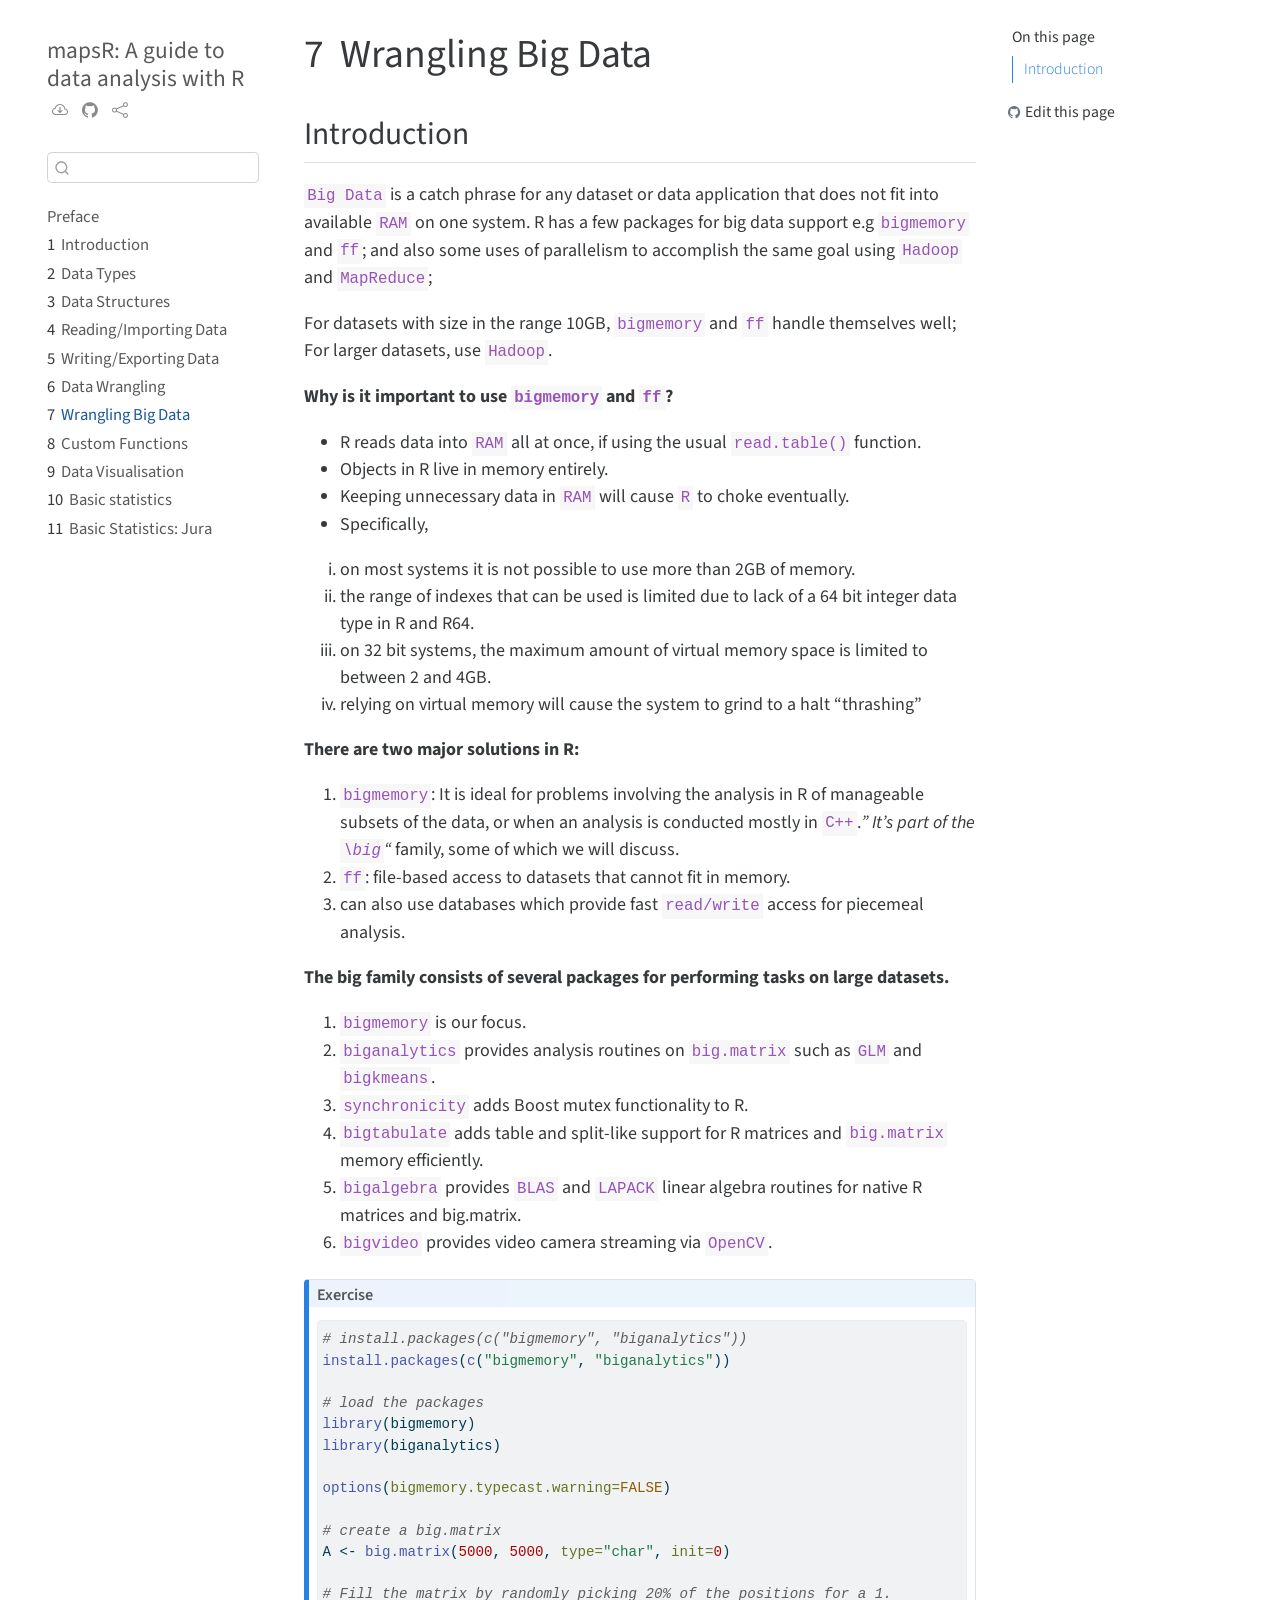
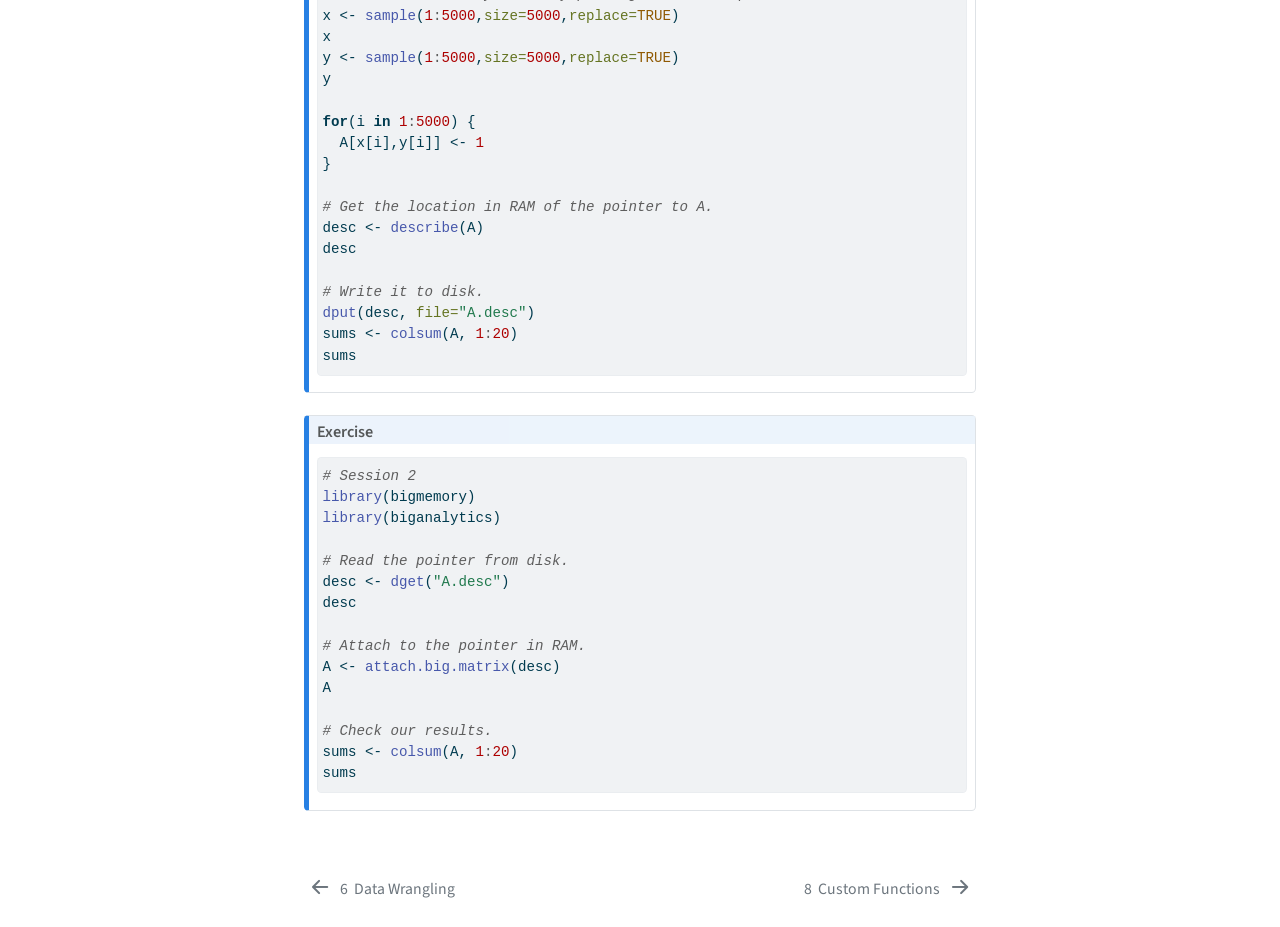
<file: docs/big_data.html>
<!DOCTYPE html>
<html xmlns="http://www.w3.org/1999/xhtml" lang="en" xml:lang="en"><head>

<meta charset="utf-8">
<meta name="generator" content="quarto-1.2.313">

<meta name="viewport" content="width=device-width, initial-scale=1.0, user-scalable=yes">


<title>mapsR: A guide to data analysis with R - 7&nbsp; Wrangling Big Data</title>
<style>
code{white-space: pre-wrap;}
span.smallcaps{font-variant: small-caps;}
div.columns{display: flex; gap: min(4vw, 1.5em);}
div.column{flex: auto; overflow-x: auto;}
div.hanging-indent{margin-left: 1.5em; text-indent: -1.5em;}
ul.task-list{list-style: none;}
ul.task-list li input[type="checkbox"] {
  width: 0.8em;
  margin: 0 0.8em 0.2em -1.6em;
  vertical-align: middle;
}
pre > code.sourceCode { white-space: pre; position: relative; }
pre > code.sourceCode > span { display: inline-block; line-height: 1.25; }
pre > code.sourceCode > span:empty { height: 1.2em; }
.sourceCode { overflow: visible; }
code.sourceCode > span { color: inherit; text-decoration: inherit; }
div.sourceCode { margin: 1em 0; }
pre.sourceCode { margin: 0; }
@media screen {
div.sourceCode { overflow: auto; }
}
@media print {
pre > code.sourceCode { white-space: pre-wrap; }
pre > code.sourceCode > span { text-indent: -5em; padding-left: 5em; }
}
pre.numberSource code
  { counter-reset: source-line 0; }
pre.numberSource code > span
  { position: relative; left: -4em; counter-increment: source-line; }
pre.numberSource code > span > a:first-child::before
  { content: counter(source-line);
    position: relative; left: -1em; text-align: right; vertical-align: baseline;
    border: none; display: inline-block;
    -webkit-touch-callout: none; -webkit-user-select: none;
    -khtml-user-select: none; -moz-user-select: none;
    -ms-user-select: none; user-select: none;
    padding: 0 4px; width: 4em;
    color: #aaaaaa;
  }
pre.numberSource { margin-left: 3em; border-left: 1px solid #aaaaaa;  padding-left: 4px; }
div.sourceCode
  {   }
@media screen {
pre > code.sourceCode > span > a:first-child::before { text-decoration: underline; }
}
code span.al { color: #ff0000; font-weight: bold; } /* Alert */
code span.an { color: #60a0b0; font-weight: bold; font-style: italic; } /* Annotation */
code span.at { color: #7d9029; } /* Attribute */
code span.bn { color: #40a070; } /* BaseN */
code span.bu { color: #008000; } /* BuiltIn */
code span.cf { color: #007020; font-weight: bold; } /* ControlFlow */
code span.ch { color: #4070a0; } /* Char */
code span.cn { color: #880000; } /* Constant */
code span.co { color: #60a0b0; font-style: italic; } /* Comment */
code span.cv { color: #60a0b0; font-weight: bold; font-style: italic; } /* CommentVar */
code span.do { color: #ba2121; font-style: italic; } /* Documentation */
code span.dt { color: #902000; } /* DataType */
code span.dv { color: #40a070; } /* DecVal */
code span.er { color: #ff0000; font-weight: bold; } /* Error */
code span.ex { } /* Extension */
code span.fl { color: #40a070; } /* Float */
code span.fu { color: #06287e; } /* Function */
code span.im { color: #008000; font-weight: bold; } /* Import */
code span.in { color: #60a0b0; font-weight: bold; font-style: italic; } /* Information */
code span.kw { color: #007020; font-weight: bold; } /* Keyword */
code span.op { color: #666666; } /* Operator */
code span.ot { color: #007020; } /* Other */
code span.pp { color: #bc7a00; } /* Preprocessor */
code span.sc { color: #4070a0; } /* SpecialChar */
code span.ss { color: #bb6688; } /* SpecialString */
code span.st { color: #4070a0; } /* String */
code span.va { color: #19177c; } /* Variable */
code span.vs { color: #4070a0; } /* VerbatimString */
code span.wa { color: #60a0b0; font-weight: bold; font-style: italic; } /* Warning */
</style>


<script src="site_libs/quarto-nav/quarto-nav.js"></script>
<script src="site_libs/quarto-nav/headroom.min.js"></script>
<script src="site_libs/clipboard/clipboard.min.js"></script>
<script src="site_libs/quarto-search/autocomplete.umd.js"></script>
<script src="site_libs/quarto-search/fuse.min.js"></script>
<script src="site_libs/quarto-search/quarto-search.js"></script>
<meta name="quarto:offset" content="./">
<link href="./functions.html" rel="next">
<link href="./data_wrangling.html" rel="prev">
<script src="site_libs/quarto-html/quarto.js"></script>
<script src="site_libs/quarto-html/popper.min.js"></script>
<script src="site_libs/quarto-html/tippy.umd.min.js"></script>
<script src="site_libs/quarto-html/anchor.min.js"></script>
<link href="site_libs/quarto-html/tippy.css" rel="stylesheet">
<link href="site_libs/quarto-html/quarto-syntax-highlighting.css" rel="stylesheet" id="quarto-text-highlighting-styles">
<script src="site_libs/bootstrap/bootstrap.min.js"></script>
<link href="site_libs/bootstrap/bootstrap-icons.css" rel="stylesheet">
<link href="site_libs/bootstrap/bootstrap.min.css" rel="stylesheet" id="quarto-bootstrap" data-mode="light">
<script id="quarto-search-options" type="application/json">{
  "location": "sidebar",
  "copy-button": false,
  "collapse-after": 3,
  "panel-placement": "start",
  "type": "textbox",
  "limit": 20,
  "language": {
    "search-no-results-text": "No results",
    "search-matching-documents-text": "matching documents",
    "search-copy-link-title": "Copy link to search",
    "search-hide-matches-text": "Hide additional matches",
    "search-more-match-text": "more match in this document",
    "search-more-matches-text": "more matches in this document",
    "search-clear-button-title": "Clear",
    "search-detached-cancel-button-title": "Cancel",
    "search-submit-button-title": "Submit"
  }
}</script>


</head>

<body class="nav-sidebar floating">

<div id="quarto-search-results"></div>
  <header id="quarto-header" class="headroom fixed-top">
  <nav class="quarto-secondary-nav" data-bs-toggle="collapse" data-bs-target="#quarto-sidebar" aria-controls="quarto-sidebar" aria-expanded="false" aria-label="Toggle sidebar navigation" onclick="if (window.quartoToggleHeadroom) { window.quartoToggleHeadroom(); }">
    <div class="container-fluid d-flex justify-content-between">
      <h1 class="quarto-secondary-nav-title"><span class="chapter-number">7</span>&nbsp; <span class="chapter-title">Wrangling Big Data</span></h1>
      <button type="button" class="quarto-btn-toggle btn" aria-label="Show secondary navigation">
        <i class="bi bi-chevron-right"></i>
      </button>
    </div>
  </nav>
</header>
<!-- content -->
<div id="quarto-content" class="quarto-container page-columns page-rows-contents page-layout-article">
<!-- sidebar -->
  <nav id="quarto-sidebar" class="sidebar collapse sidebar-navigation floating overflow-auto">
    <div class="pt-lg-2 mt-2 text-left sidebar-header">
    <div class="sidebar-title mb-0 py-0">
      <a href="./">mapsR: A guide to data analysis with R</a> 
        <div class="sidebar-tools-main tools-wide">
    <a href="https://dzvoti.github.io/mapsR/data.zip" title="" class="sidebar-tool px-1"><i class="bi bi-cloud-arrow-down"></i></a>
    <a href="https://github.com/dzvoti/mapsR/" title="Source Code" class="sidebar-tool px-1"><i class="bi bi-github"></i></a>
    <a href="" title="Share" id="sidebar-tool-dropdown-0" class="sidebar-tool dropdown-toggle px-1" data-bs-toggle="dropdown" aria-expanded="false"><i class="bi bi-share"></i></a>
    <ul class="dropdown-menu" aria-labelledby="sidebar-tool-dropdown-0">
        <li>
          <a class="dropdown-item sidebar-tools-main-item" href="https://twitter.com/intent/tweet?url=|url|">
            <i class="bi bi-bi-twitter pe-1"></i>
          Twitter
          </a>
        </li>
        <li>
          <a class="dropdown-item sidebar-tools-main-item" href="https://www.facebook.com/sharer/sharer.php?u=|url|">
            <i class="bi bi-bi-facebook pe-1"></i>
          Facebook
          </a>
        </li>
    </ul>
</div>
    </div>
      </div>
      <div class="mt-2 flex-shrink-0 align-items-center">
        <div class="sidebar-search">
        <div id="quarto-search" class="" title="Search"></div>
        </div>
      </div>
    <div class="sidebar-menu-container"> 
    <ul class="list-unstyled mt-1">
        <li class="sidebar-item">
  <div class="sidebar-item-container"> 
  <a href="./index.html" class="sidebar-item-text sidebar-link">Preface</a>
  </div>
</li>
        <li class="sidebar-item">
  <div class="sidebar-item-container"> 
  <a href="./intro.html" class="sidebar-item-text sidebar-link"><span class="chapter-number">1</span>&nbsp; <span class="chapter-title">Introduction</span></a>
  </div>
</li>
        <li class="sidebar-item">
  <div class="sidebar-item-container"> 
  <a href="./data_types.html" class="sidebar-item-text sidebar-link"><span class="chapter-number">2</span>&nbsp; <span class="chapter-title">Data Types</span></a>
  </div>
</li>
        <li class="sidebar-item">
  <div class="sidebar-item-container"> 
  <a href="./data_structures.html" class="sidebar-item-text sidebar-link"><span class="chapter-number">3</span>&nbsp; <span class="chapter-title">Data Structures</span></a>
  </div>
</li>
        <li class="sidebar-item">
  <div class="sidebar-item-container"> 
  <a href="./reading_data.html" class="sidebar-item-text sidebar-link"><span class="chapter-number">4</span>&nbsp; <span class="chapter-title">Reading/Importing Data</span></a>
  </div>
</li>
        <li class="sidebar-item">
  <div class="sidebar-item-container"> 
  <a href="./writing_data.html" class="sidebar-item-text sidebar-link"><span class="chapter-number">5</span>&nbsp; <span class="chapter-title">Writing/Exporting Data</span></a>
  </div>
</li>
        <li class="sidebar-item">
  <div class="sidebar-item-container"> 
  <a href="./data_wrangling.html" class="sidebar-item-text sidebar-link"><span class="chapter-number">6</span>&nbsp; <span class="chapter-title">Data Wrangling</span></a>
  </div>
</li>
        <li class="sidebar-item">
  <div class="sidebar-item-container"> 
  <a href="./big_data.html" class="sidebar-item-text sidebar-link active"><span class="chapter-number">7</span>&nbsp; <span class="chapter-title">Wrangling Big Data</span></a>
  </div>
</li>
        <li class="sidebar-item">
  <div class="sidebar-item-container"> 
  <a href="./functions.html" class="sidebar-item-text sidebar-link"><span class="chapter-number">8</span>&nbsp; <span class="chapter-title">Custom Functions</span></a>
  </div>
</li>
        <li class="sidebar-item">
  <div class="sidebar-item-container"> 
  <a href="./data_visualisation.html" class="sidebar-item-text sidebar-link"><span class="chapter-number">9</span>&nbsp; <span class="chapter-title">Data Visualisation</span></a>
  </div>
</li>
        <li class="sidebar-item">
  <div class="sidebar-item-container"> 
  <a href="./basic_statistics.html" class="sidebar-item-text sidebar-link"><span class="chapter-number">10</span>&nbsp; <span class="chapter-title">Basic statistics</span></a>
  </div>
</li>
        <li class="sidebar-item">
  <div class="sidebar-item-container"> 
  <a href="./jura.html" class="sidebar-item-text sidebar-link"><span class="chapter-number">11</span>&nbsp; <span class="chapter-title">Basic Statistics: Jura</span></a>
  </div>
</li>
    </ul>
    </div>
</nav>
<!-- margin-sidebar -->
    <div id="quarto-margin-sidebar" class="sidebar margin-sidebar">
        <nav id="TOC" role="doc-toc" class="toc-active">
    <h2 id="toc-title">On this page</h2>
   
  <ul>
  <li><a href="#introduction" id="toc-introduction" class="nav-link active" data-scroll-target="#introduction">Introduction</a></li>
  </ul>
<div class="toc-actions"><div><i class="bi bi-github"></i></div><div class="action-links"><p><a href="https://github.com/dzvoti/mapsR/edit/main/big_data.qmd" class="toc-action">Edit this page</a></p></div></div></nav>
    </div>
<!-- main -->
<main class="content" id="quarto-document-content">

<header id="title-block-header" class="quarto-title-block default">
<div class="quarto-title">
<h1 class="title d-none d-lg-block"><span class="chapter-number">7</span>&nbsp; <span class="chapter-title">Wrangling Big Data</span></h1>
</div>



<div class="quarto-title-meta">

    
  
    
  </div>
  

</header>

<section id="introduction" class="level2">
<h2 class="anchored" data-anchor-id="introduction">Introduction</h2>
<p><code>Big Data</code> is a catch phrase for any dataset or data application that does not fit into available <code>RAM</code> on one system. R has a few packages for big data support e.g <code>bigmemory</code> and <code>ff</code>; and also some uses of parallelism to accomplish the same goal using <code>Hadoop</code> and <code>MapReduce</code>;</p>
<p>For datasets with size in the range 10GB, <code>bigmemory</code> and <code>ff</code> handle themselves well; For larger datasets, use <code>Hadoop</code>.</p>
<p><strong>Why is it important to use <code>bigmemory</code> and <code>ff</code>?</strong></p>
<ul>
<li>R reads data into <code>RAM</code> all at once, if using the usual <code>read.table()</code> function.</li>
<li>Objects in R live in memory entirely.</li>
<li>Keeping unnecessary data in <code>RAM</code> will cause <code>R</code> to choke eventually.</li>
<li>Specifically,</li>
</ul>
<ol type="i">
<li>on most systems it is not possible to use more than 2GB of memory.</li>
<li>the range of indexes that can be used is limited due to lack of a 64 bit integer data type in R and R64.</li>
<li>on 32 bit systems, the maximum amount of virtual memory space is limited to between 2 and 4GB.</li>
<li>relying on virtual memory will cause the system to grind to a halt “thrashing”</li>
</ol>
<p><strong>There are two major solutions in R:</strong></p>
<ol type="1">
<li><code>bigmemory</code>: It is ideal for problems involving the analysis in R of manageable subsets of the data, or when an analysis is conducted mostly in <code>C++</code>.<em>” It’s part of the <code>\big</code>“</em> family, some of which we will discuss.</li>
<li><code>ff</code>: file-based access to datasets that cannot fit in memory.</li>
<li>can also use databases which provide fast <code>read/write</code> access for piecemeal analysis.</li>
</ol>
<p><strong>The big family consists of several packages for performing tasks on large datasets.</strong></p>
<ol type="1">
<li><code>bigmemory</code> is our focus.</li>
<li><code>biganalytics</code> provides analysis routines on <code>big.matrix</code> such as <code>GLM</code> and <code>bigkmeans</code>.</li>
<li><code>synchronicity</code> adds Boost mutex functionality to R.</li>
<li><code>bigtabulate</code> adds table and split-like support for R matrices and <code>big.matrix</code> memory efficiently.</li>
<li><code>bigalgebra</code> provides <code>BLAS</code> and <code>LAPACK</code> linear algebra routines for native R matrices and big.matrix.</li>
<li><code>bigvideo</code> provides video camera streaming via <code>OpenCV</code>.</li>
</ol>
<div class="callout-note callout callout-style-default no-icon callout-captioned">
<div class="callout-header d-flex align-content-center">
<div class="callout-icon-container">
<i class="callout-icon no-icon"></i>
</div>
<div class="callout-caption-container flex-fill">
Exercise
</div>
</div>
<div class="callout-body-container callout-body">
<div class="cell">
<div class="sourceCode cell-code" id="cb1"><pre class="sourceCode r code-with-copy"><code class="sourceCode r"><span id="cb1-1"><a href="#cb1-1" aria-hidden="true" tabindex="-1"></a><span class="co"># install.packages(c("bigmemory", "biganalytics"))</span></span>
<span id="cb1-2"><a href="#cb1-2" aria-hidden="true" tabindex="-1"></a><span class="fu">install.packages</span>(<span class="fu">c</span>(<span class="st">"bigmemory"</span>, <span class="st">"biganalytics"</span>))</span>
<span id="cb1-3"><a href="#cb1-3" aria-hidden="true" tabindex="-1"></a></span>
<span id="cb1-4"><a href="#cb1-4" aria-hidden="true" tabindex="-1"></a><span class="co"># load the packages</span></span>
<span id="cb1-5"><a href="#cb1-5" aria-hidden="true" tabindex="-1"></a><span class="fu">library</span>(bigmemory)</span>
<span id="cb1-6"><a href="#cb1-6" aria-hidden="true" tabindex="-1"></a><span class="fu">library</span>(biganalytics)</span>
<span id="cb1-7"><a href="#cb1-7" aria-hidden="true" tabindex="-1"></a></span>
<span id="cb1-8"><a href="#cb1-8" aria-hidden="true" tabindex="-1"></a><span class="fu">options</span>(<span class="at">bigmemory.typecast.warning=</span><span class="cn">FALSE</span>)</span>
<span id="cb1-9"><a href="#cb1-9" aria-hidden="true" tabindex="-1"></a></span>
<span id="cb1-10"><a href="#cb1-10" aria-hidden="true" tabindex="-1"></a><span class="co"># create a big.matrix</span></span>
<span id="cb1-11"><a href="#cb1-11" aria-hidden="true" tabindex="-1"></a>A <span class="ot">&lt;-</span> <span class="fu">big.matrix</span>(<span class="dv">5000</span>, <span class="dv">5000</span>, <span class="at">type=</span><span class="st">"char"</span>, <span class="at">init=</span><span class="dv">0</span>)</span>
<span id="cb1-12"><a href="#cb1-12" aria-hidden="true" tabindex="-1"></a></span>
<span id="cb1-13"><a href="#cb1-13" aria-hidden="true" tabindex="-1"></a><span class="co"># Fill the matrix by randomly picking 20% of the positions for a 1.</span></span>
<span id="cb1-14"><a href="#cb1-14" aria-hidden="true" tabindex="-1"></a>x <span class="ot">&lt;-</span> <span class="fu">sample</span>(<span class="dv">1</span><span class="sc">:</span><span class="dv">5000</span>,<span class="at">size=</span><span class="dv">5000</span>,<span class="at">replace=</span><span class="cn">TRUE</span>)</span>
<span id="cb1-15"><a href="#cb1-15" aria-hidden="true" tabindex="-1"></a>x</span>
<span id="cb1-16"><a href="#cb1-16" aria-hidden="true" tabindex="-1"></a>y <span class="ot">&lt;-</span> <span class="fu">sample</span>(<span class="dv">1</span><span class="sc">:</span><span class="dv">5000</span>,<span class="at">size=</span><span class="dv">5000</span>,<span class="at">replace=</span><span class="cn">TRUE</span>)</span>
<span id="cb1-17"><a href="#cb1-17" aria-hidden="true" tabindex="-1"></a>y</span>
<span id="cb1-18"><a href="#cb1-18" aria-hidden="true" tabindex="-1"></a></span>
<span id="cb1-19"><a href="#cb1-19" aria-hidden="true" tabindex="-1"></a><span class="cf">for</span>(i <span class="cf">in</span> <span class="dv">1</span><span class="sc">:</span><span class="dv">5000</span>) {</span>
<span id="cb1-20"><a href="#cb1-20" aria-hidden="true" tabindex="-1"></a>  A[x[i],y[i]] <span class="ot">&lt;-</span> <span class="dv">1</span></span>
<span id="cb1-21"><a href="#cb1-21" aria-hidden="true" tabindex="-1"></a>}</span>
<span id="cb1-22"><a href="#cb1-22" aria-hidden="true" tabindex="-1"></a></span>
<span id="cb1-23"><a href="#cb1-23" aria-hidden="true" tabindex="-1"></a><span class="co"># Get the location in RAM of the pointer to A.</span></span>
<span id="cb1-24"><a href="#cb1-24" aria-hidden="true" tabindex="-1"></a>desc <span class="ot">&lt;-</span> <span class="fu">describe</span>(A)</span>
<span id="cb1-25"><a href="#cb1-25" aria-hidden="true" tabindex="-1"></a>desc</span>
<span id="cb1-26"><a href="#cb1-26" aria-hidden="true" tabindex="-1"></a></span>
<span id="cb1-27"><a href="#cb1-27" aria-hidden="true" tabindex="-1"></a><span class="co"># Write it to disk.</span></span>
<span id="cb1-28"><a href="#cb1-28" aria-hidden="true" tabindex="-1"></a><span class="fu">dput</span>(desc, <span class="at">file=</span><span class="st">"A.desc"</span>)</span>
<span id="cb1-29"><a href="#cb1-29" aria-hidden="true" tabindex="-1"></a>sums <span class="ot">&lt;-</span> <span class="fu">colsum</span>(A, <span class="dv">1</span><span class="sc">:</span><span class="dv">20</span>)</span>
<span id="cb1-30"><a href="#cb1-30" aria-hidden="true" tabindex="-1"></a>sums</span></code><button title="Copy to Clipboard" class="code-copy-button"><i class="bi"></i></button></pre></div>
</div>
</div>
</div>
<div class="callout-note callout callout-style-default no-icon callout-captioned">
<div class="callout-header d-flex align-content-center">
<div class="callout-icon-container">
<i class="callout-icon no-icon"></i>
</div>
<div class="callout-caption-container flex-fill">
Exercise
</div>
</div>
<div class="callout-body-container callout-body">
<div class="cell">
<div class="sourceCode cell-code" id="cb2"><pre class="sourceCode r code-with-copy"><code class="sourceCode r"><span id="cb2-1"><a href="#cb2-1" aria-hidden="true" tabindex="-1"></a><span class="co"># Session 2</span></span>
<span id="cb2-2"><a href="#cb2-2" aria-hidden="true" tabindex="-1"></a><span class="fu">library</span>(bigmemory)</span>
<span id="cb2-3"><a href="#cb2-3" aria-hidden="true" tabindex="-1"></a><span class="fu">library</span>(biganalytics)</span>
<span id="cb2-4"><a href="#cb2-4" aria-hidden="true" tabindex="-1"></a></span>
<span id="cb2-5"><a href="#cb2-5" aria-hidden="true" tabindex="-1"></a><span class="co"># Read the pointer from disk.</span></span>
<span id="cb2-6"><a href="#cb2-6" aria-hidden="true" tabindex="-1"></a>desc <span class="ot">&lt;-</span> <span class="fu">dget</span>(<span class="st">"A.desc"</span>)</span>
<span id="cb2-7"><a href="#cb2-7" aria-hidden="true" tabindex="-1"></a>desc</span>
<span id="cb2-8"><a href="#cb2-8" aria-hidden="true" tabindex="-1"></a></span>
<span id="cb2-9"><a href="#cb2-9" aria-hidden="true" tabindex="-1"></a><span class="co"># Attach to the pointer in RAM.</span></span>
<span id="cb2-10"><a href="#cb2-10" aria-hidden="true" tabindex="-1"></a>A <span class="ot">&lt;-</span> <span class="fu">attach.big.matrix</span>(desc)</span>
<span id="cb2-11"><a href="#cb2-11" aria-hidden="true" tabindex="-1"></a>A</span>
<span id="cb2-12"><a href="#cb2-12" aria-hidden="true" tabindex="-1"></a></span>
<span id="cb2-13"><a href="#cb2-13" aria-hidden="true" tabindex="-1"></a><span class="co"># Check our results.</span></span>
<span id="cb2-14"><a href="#cb2-14" aria-hidden="true" tabindex="-1"></a>sums <span class="ot">&lt;-</span> <span class="fu">colsum</span>(A, <span class="dv">1</span><span class="sc">:</span><span class="dv">20</span>)</span>
<span id="cb2-15"><a href="#cb2-15" aria-hidden="true" tabindex="-1"></a>sums</span></code><button title="Copy to Clipboard" class="code-copy-button"><i class="bi"></i></button></pre></div>
</div>
</div>
</div>


</section>

</main> <!-- /main -->
<script id="quarto-html-after-body" type="application/javascript">
window.document.addEventListener("DOMContentLoaded", function (event) {
  const toggleBodyColorMode = (bsSheetEl) => {
    const mode = bsSheetEl.getAttribute("data-mode");
    const bodyEl = window.document.querySelector("body");
    if (mode === "dark") {
      bodyEl.classList.add("quarto-dark");
      bodyEl.classList.remove("quarto-light");
    } else {
      bodyEl.classList.add("quarto-light");
      bodyEl.classList.remove("quarto-dark");
    }
  }
  const toggleBodyColorPrimary = () => {
    const bsSheetEl = window.document.querySelector("link#quarto-bootstrap");
    if (bsSheetEl) {
      toggleBodyColorMode(bsSheetEl);
    }
  }
  toggleBodyColorPrimary();  
  const icon = "";
  const anchorJS = new window.AnchorJS();
  anchorJS.options = {
    placement: 'right',
    icon: icon
  };
  anchorJS.add('.anchored');
  const clipboard = new window.ClipboardJS('.code-copy-button', {
    target: function(trigger) {
      return trigger.previousElementSibling;
    }
  });
  clipboard.on('success', function(e) {
    // button target
    const button = e.trigger;
    // don't keep focus
    button.blur();
    // flash "checked"
    button.classList.add('code-copy-button-checked');
    var currentTitle = button.getAttribute("title");
    button.setAttribute("title", "Copied!");
    let tooltip;
    if (window.bootstrap) {
      button.setAttribute("data-bs-toggle", "tooltip");
      button.setAttribute("data-bs-placement", "left");
      button.setAttribute("data-bs-title", "Copied!");
      tooltip = new bootstrap.Tooltip(button, 
        { trigger: "manual", 
          customClass: "code-copy-button-tooltip",
          offset: [0, -8]});
      tooltip.show();    
    }
    setTimeout(function() {
      if (tooltip) {
        tooltip.hide();
        button.removeAttribute("data-bs-title");
        button.removeAttribute("data-bs-toggle");
        button.removeAttribute("data-bs-placement");
      }
      button.setAttribute("title", currentTitle);
      button.classList.remove('code-copy-button-checked');
    }, 1000);
    // clear code selection
    e.clearSelection();
  });
  function tippyHover(el, contentFn) {
    const config = {
      allowHTML: true,
      content: contentFn,
      maxWidth: 500,
      delay: 100,
      arrow: false,
      appendTo: function(el) {
          return el.parentElement;
      },
      interactive: true,
      interactiveBorder: 10,
      theme: 'quarto',
      placement: 'bottom-start'
    };
    window.tippy(el, config); 
  }
  const noterefs = window.document.querySelectorAll('a[role="doc-noteref"]');
  for (var i=0; i<noterefs.length; i++) {
    const ref = noterefs[i];
    tippyHover(ref, function() {
      // use id or data attribute instead here
      let href = ref.getAttribute('data-footnote-href') || ref.getAttribute('href');
      try { href = new URL(href).hash; } catch {}
      const id = href.replace(/^#\/?/, "");
      const note = window.document.getElementById(id);
      return note.innerHTML;
    });
  }
  const findCites = (el) => {
    const parentEl = el.parentElement;
    if (parentEl) {
      const cites = parentEl.dataset.cites;
      if (cites) {
        return {
          el,
          cites: cites.split(' ')
        };
      } else {
        return findCites(el.parentElement)
      }
    } else {
      return undefined;
    }
  };
  var bibliorefs = window.document.querySelectorAll('a[role="doc-biblioref"]');
  for (var i=0; i<bibliorefs.length; i++) {
    const ref = bibliorefs[i];
    const citeInfo = findCites(ref);
    if (citeInfo) {
      tippyHover(citeInfo.el, function() {
        var popup = window.document.createElement('div');
        citeInfo.cites.forEach(function(cite) {
          var citeDiv = window.document.createElement('div');
          citeDiv.classList.add('hanging-indent');
          citeDiv.classList.add('csl-entry');
          var biblioDiv = window.document.getElementById('ref-' + cite);
          if (biblioDiv) {
            citeDiv.innerHTML = biblioDiv.innerHTML;
          }
          popup.appendChild(citeDiv);
        });
        return popup.innerHTML;
      });
    }
  }
});
</script>
<nav class="page-navigation">
  <div class="nav-page nav-page-previous">
      <a href="./data_wrangling.html" class="pagination-link">
        <i class="bi bi-arrow-left-short"></i> <span class="nav-page-text"><span class="chapter-number">6</span>&nbsp; <span class="chapter-title">Data Wrangling</span></span>
      </a>          
  </div>
  <div class="nav-page nav-page-next">
      <a href="./functions.html" class="pagination-link">
        <span class="nav-page-text"><span class="chapter-number">8</span>&nbsp; <span class="chapter-title">Custom Functions</span></span> <i class="bi bi-arrow-right-short"></i>
      </a>
  </div>
</nav>
</div> <!-- /content -->



</body></html>
</file>
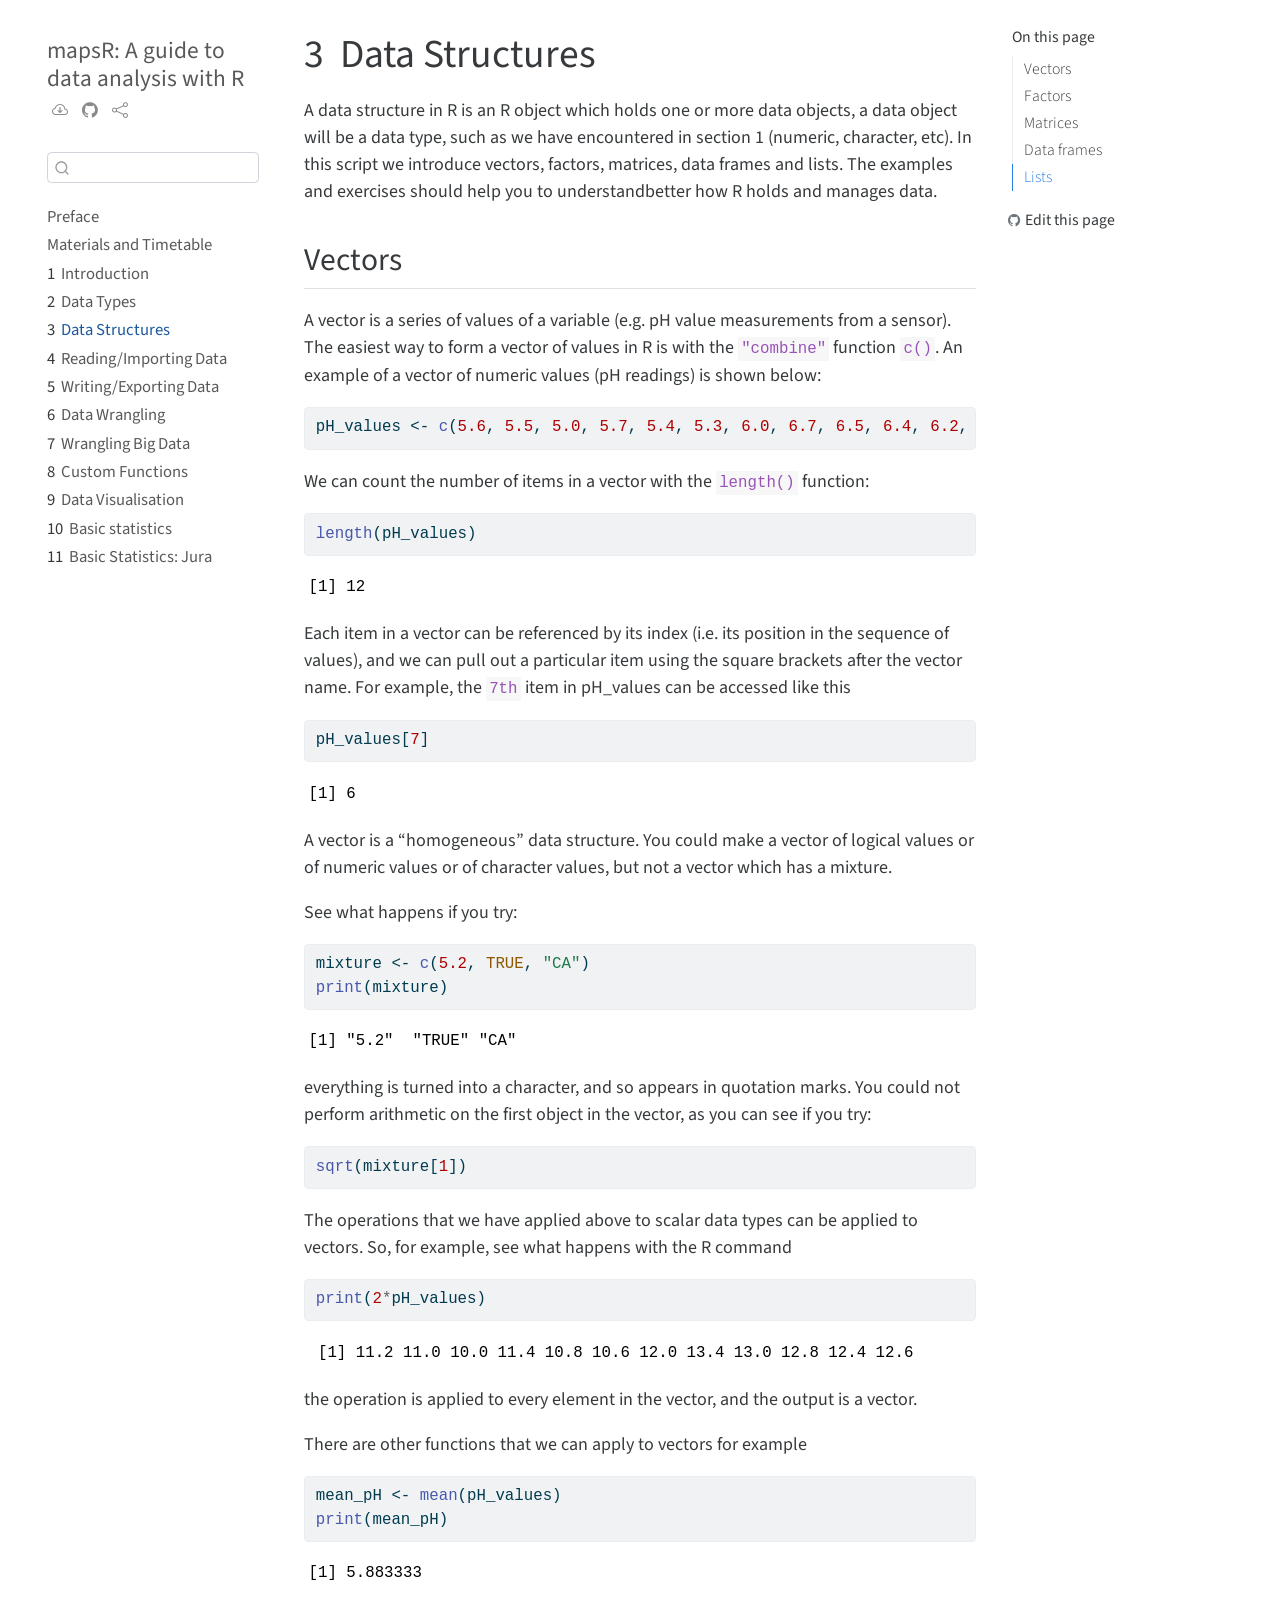
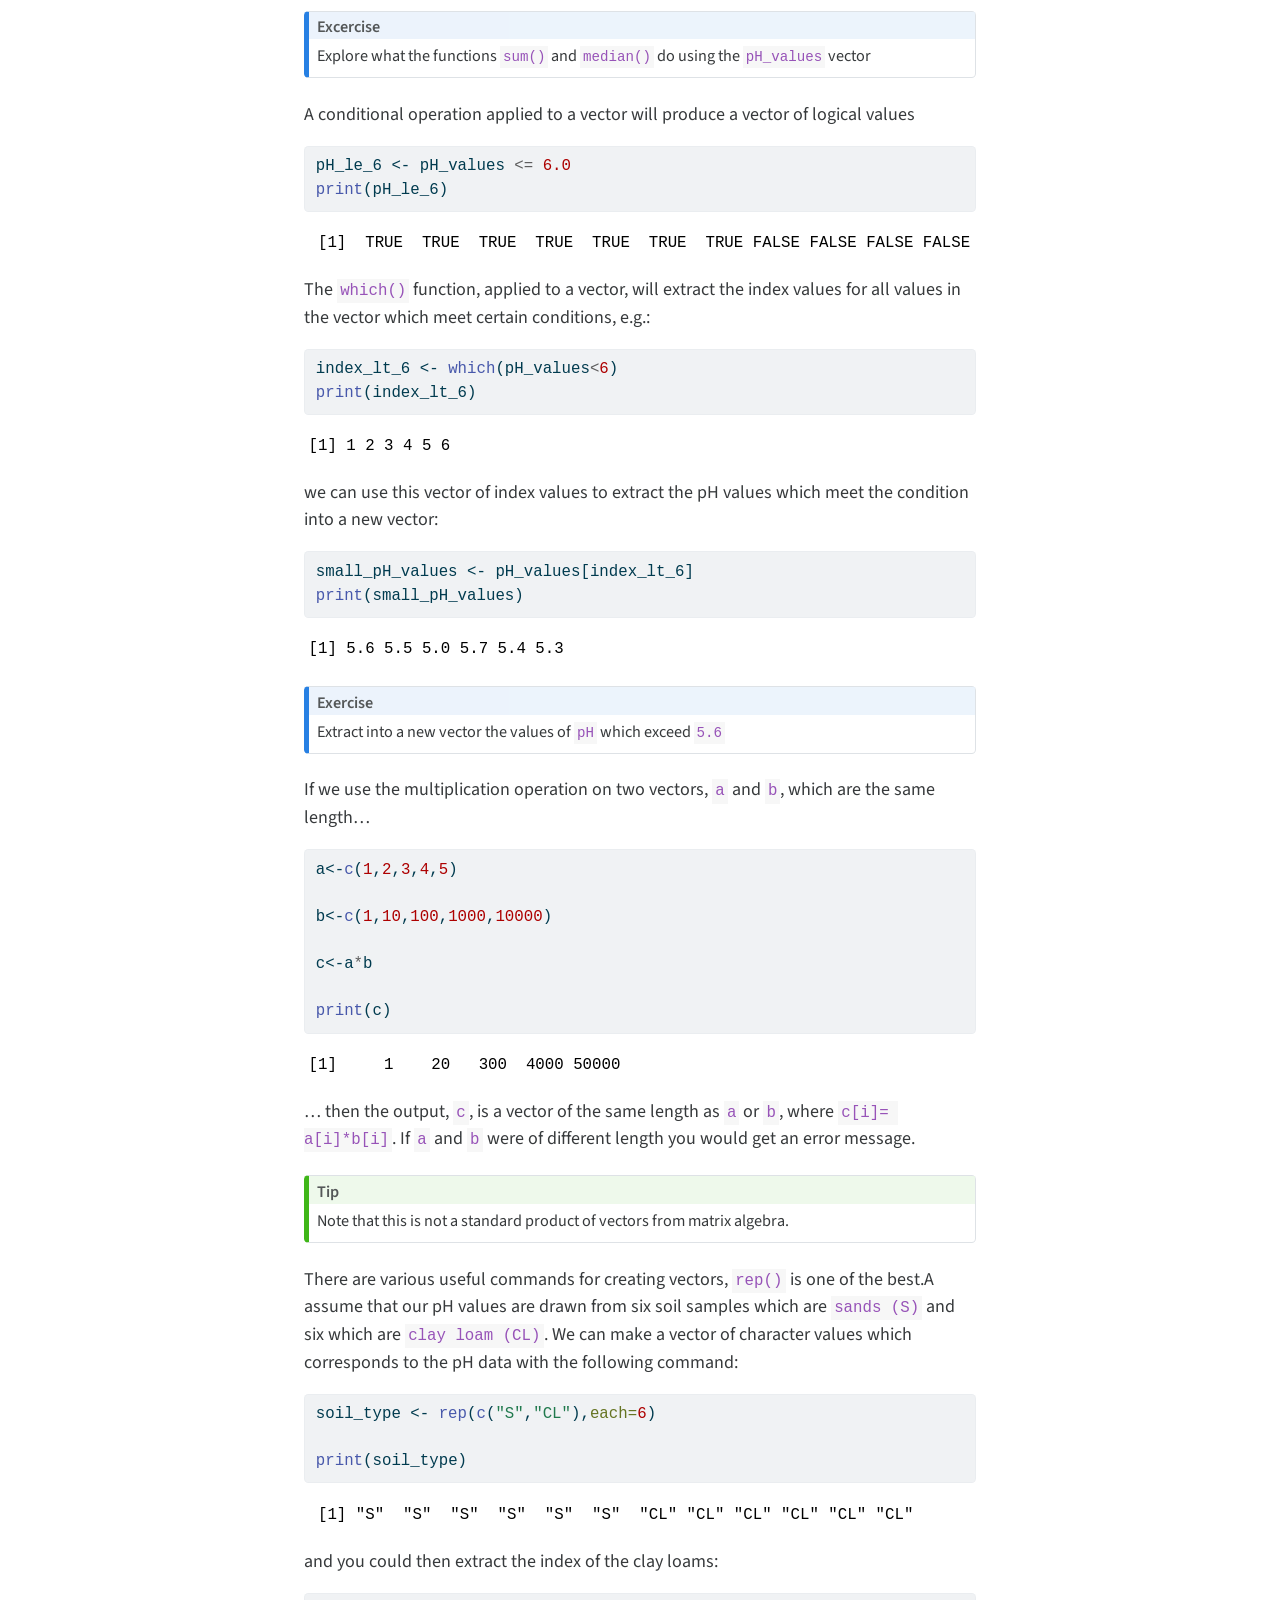
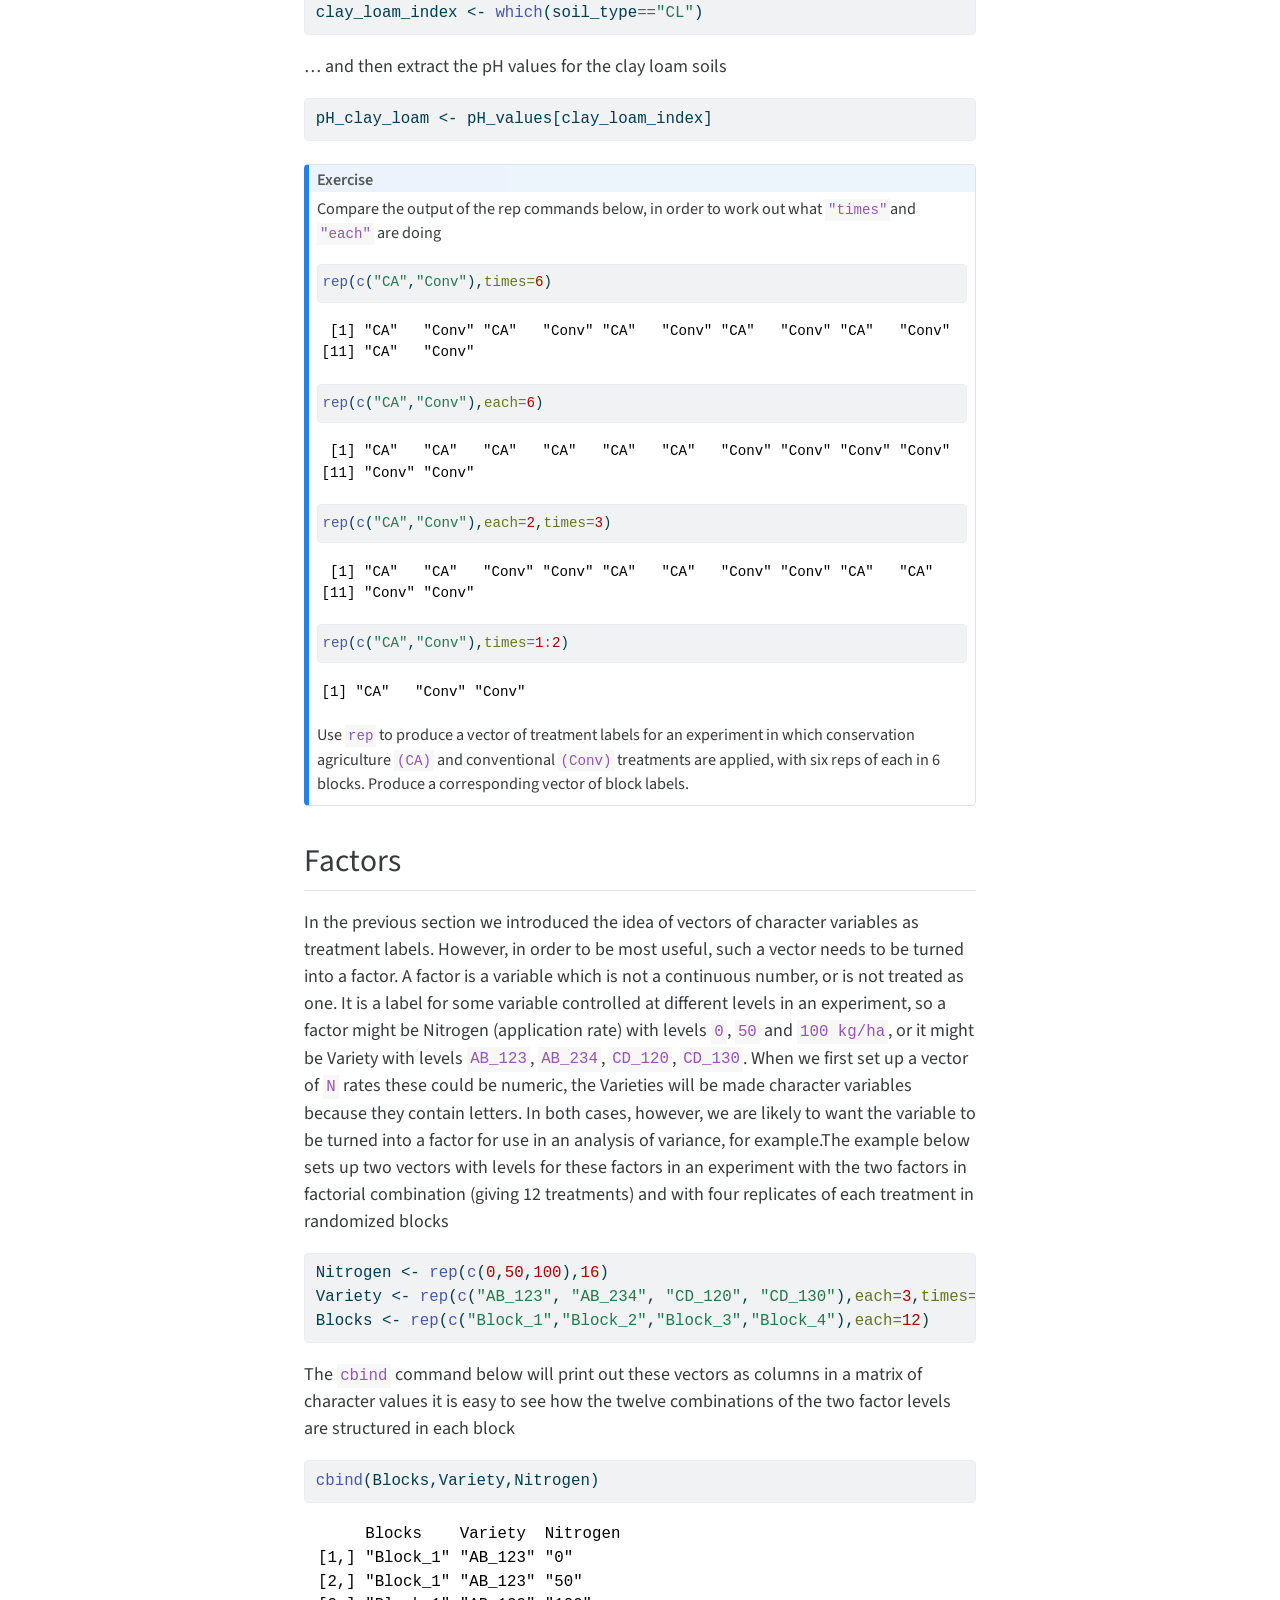
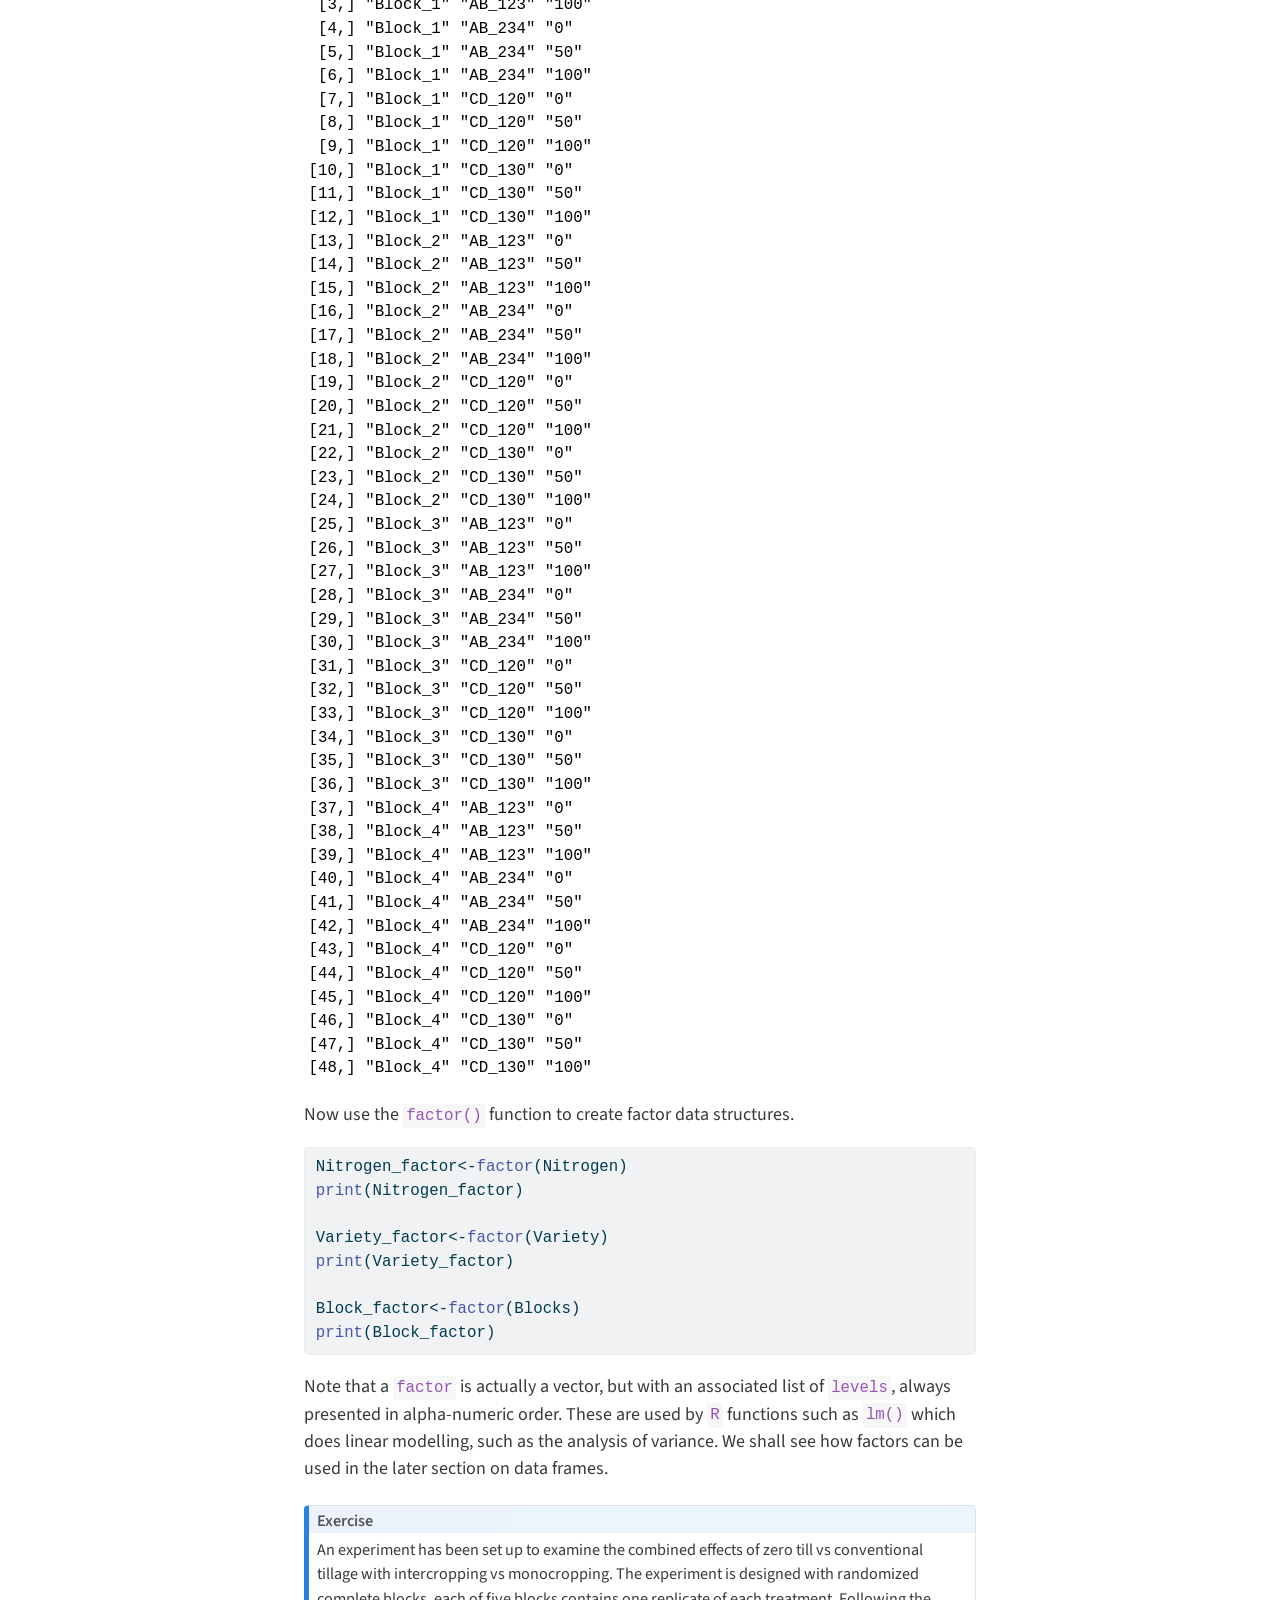
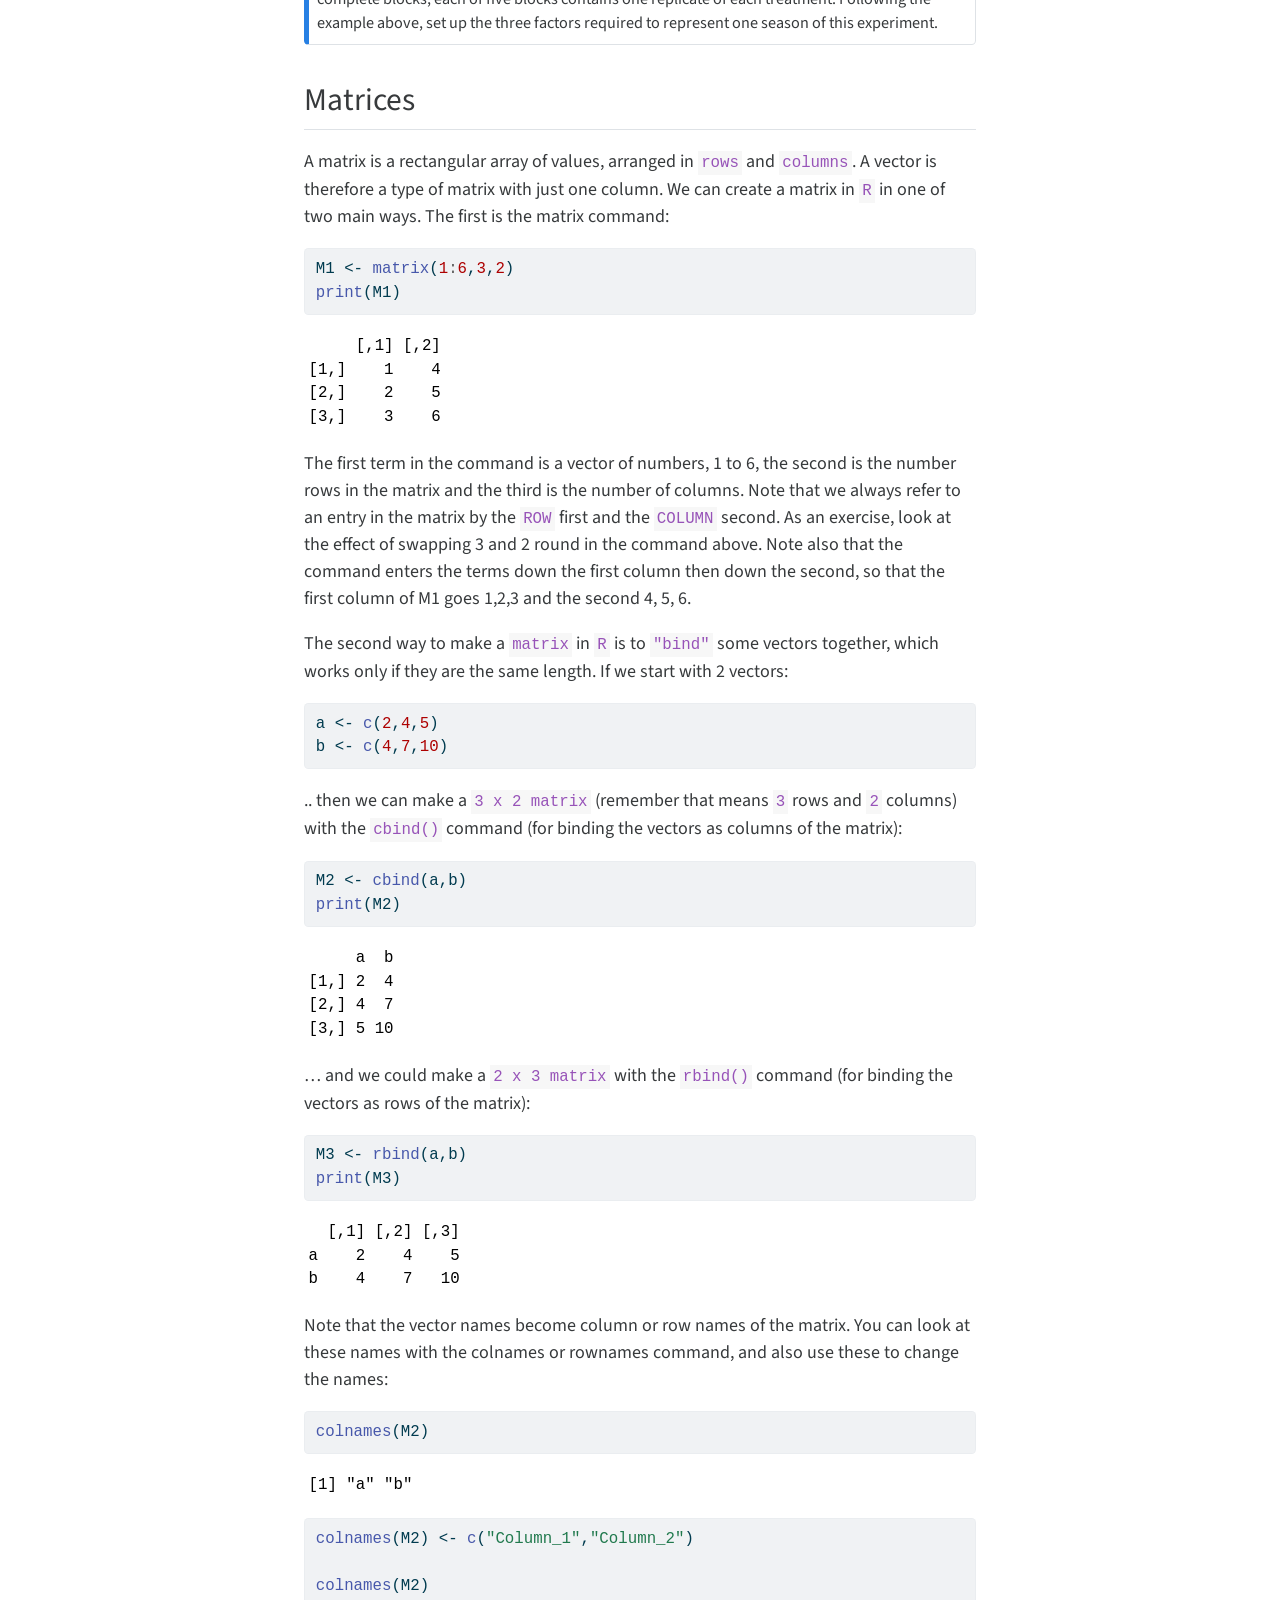
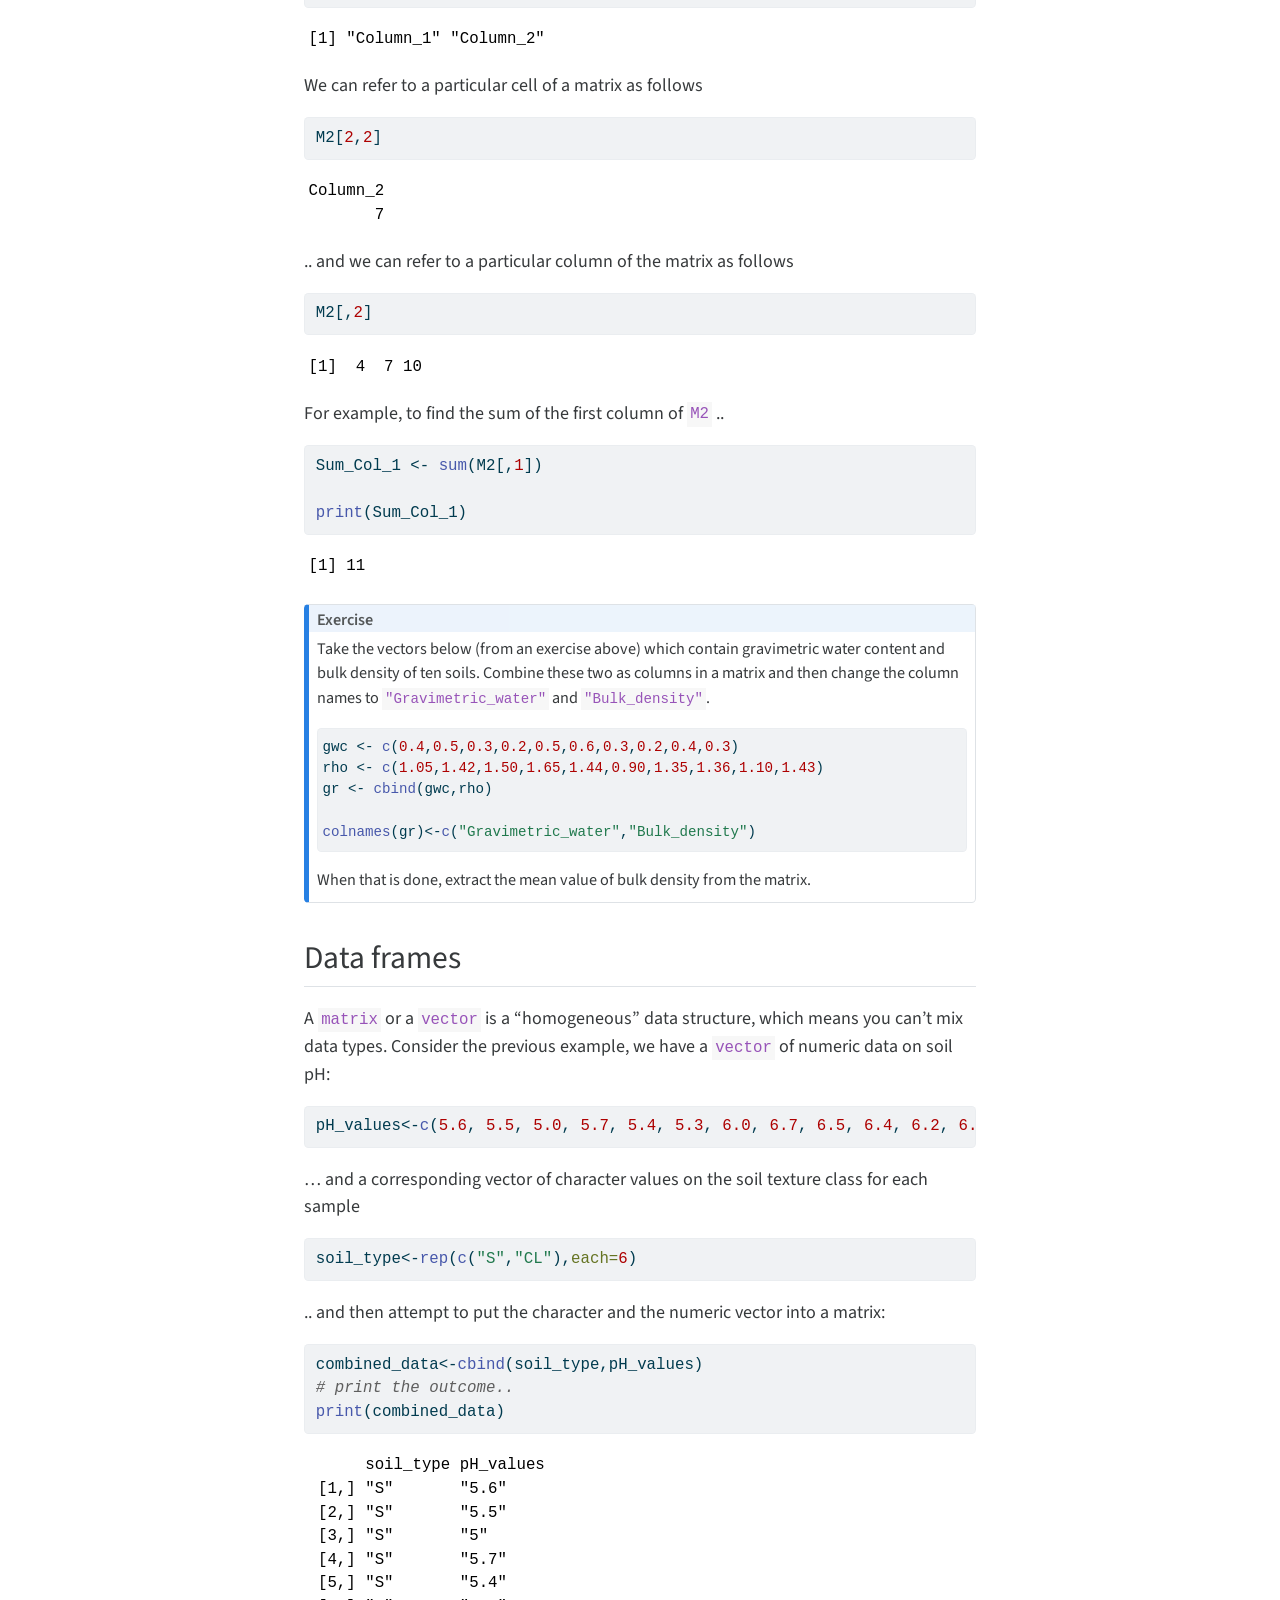
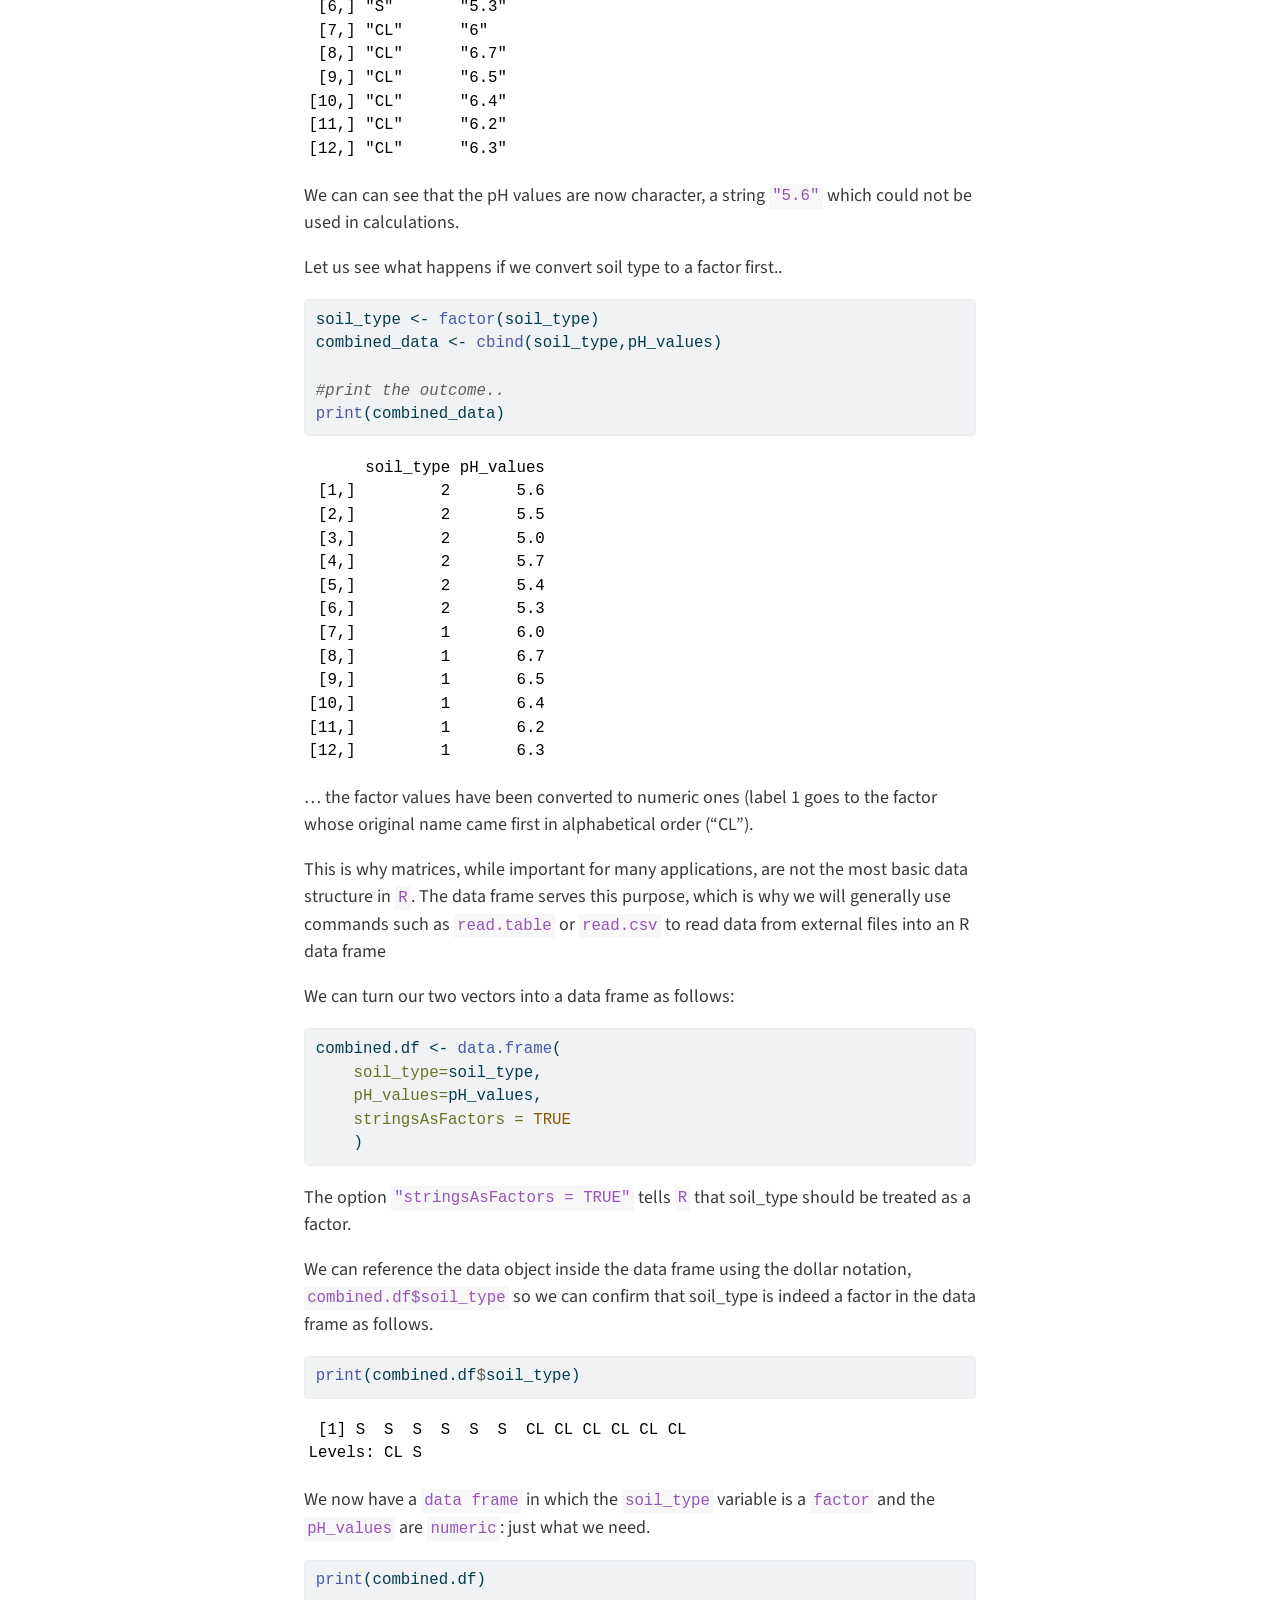
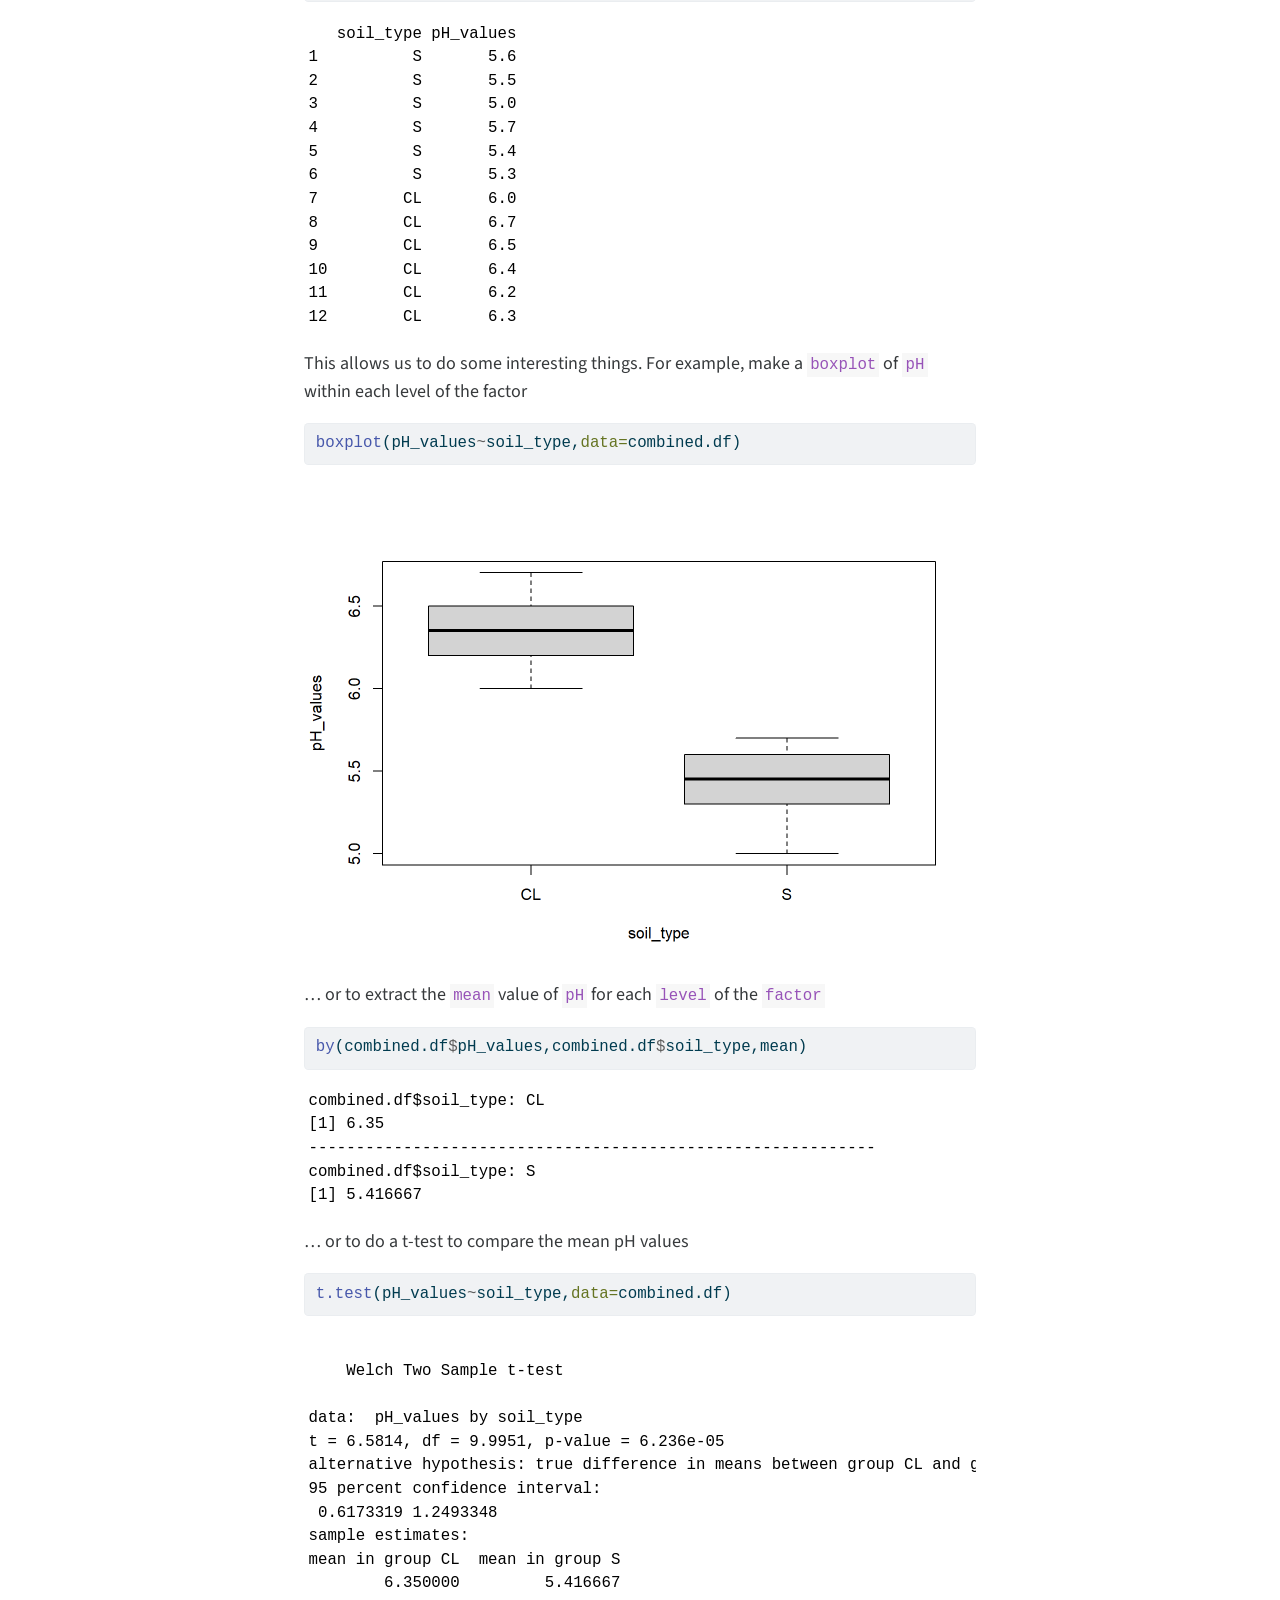
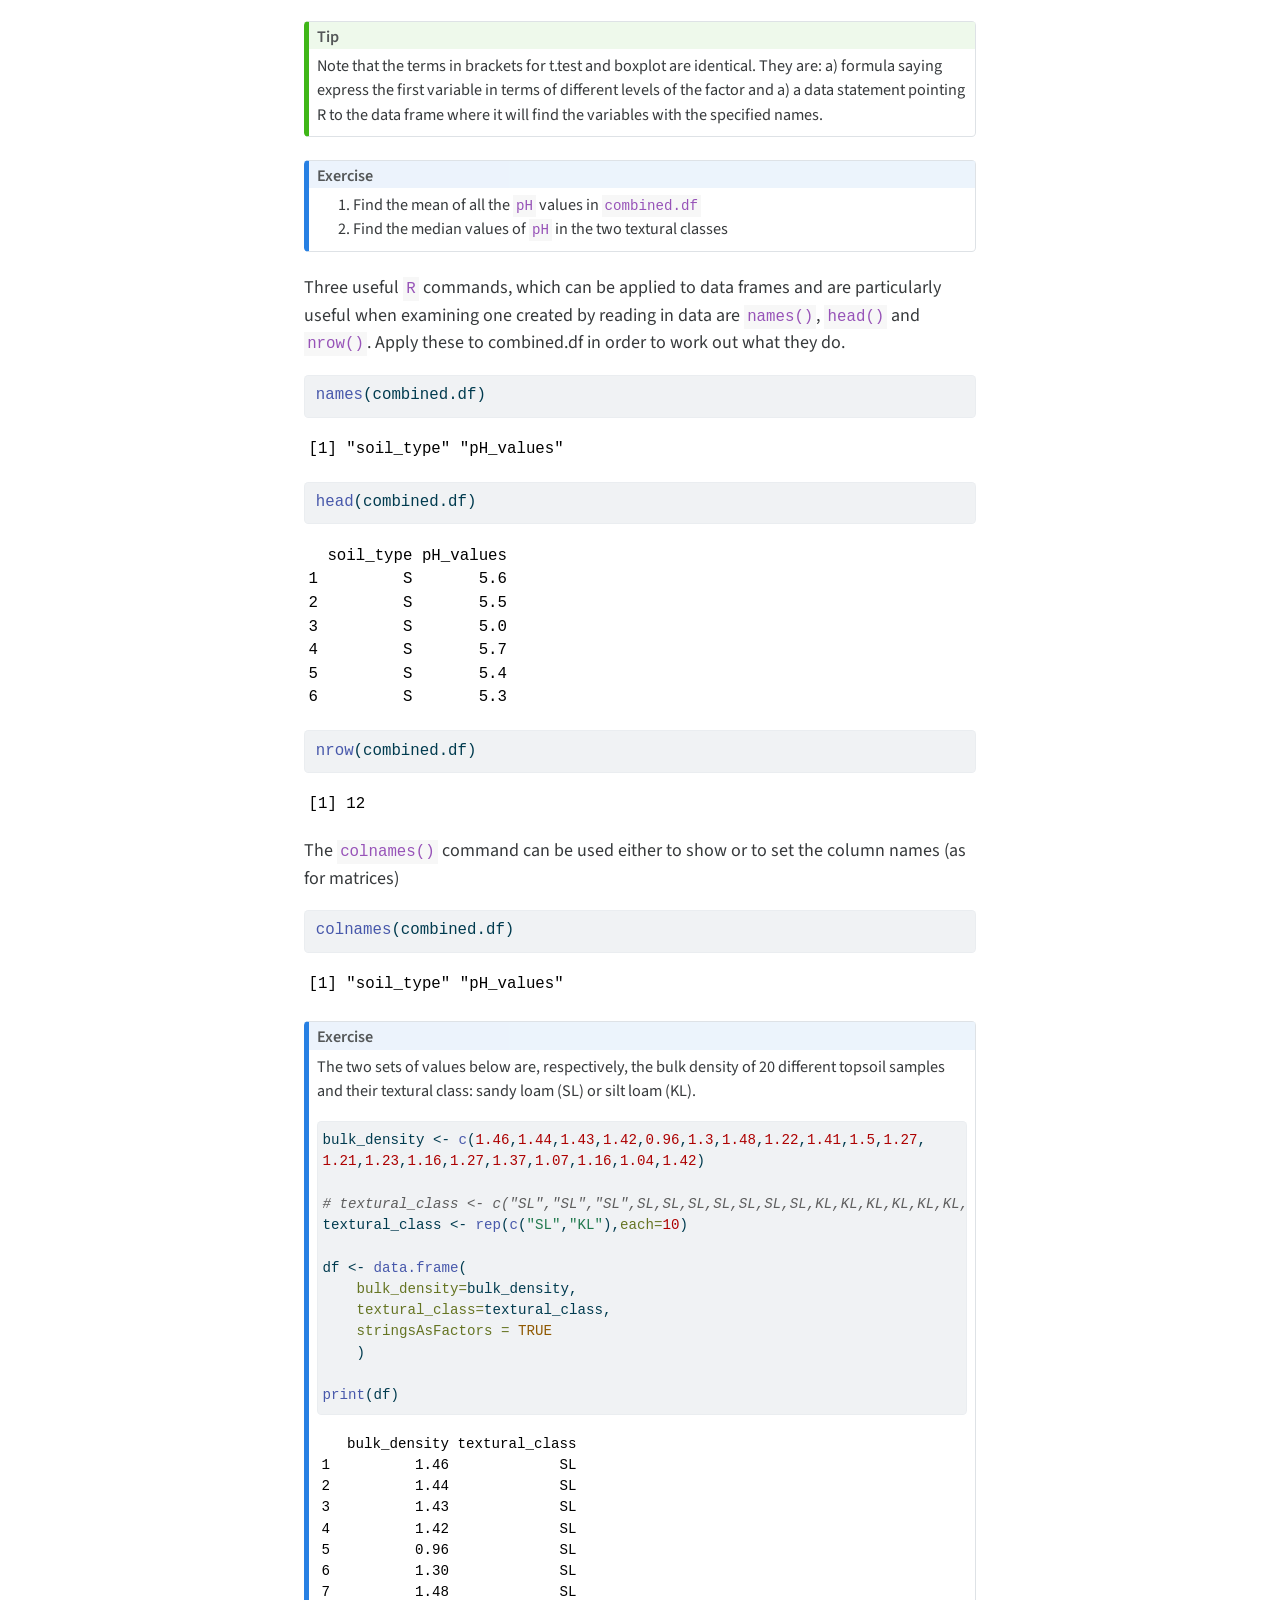
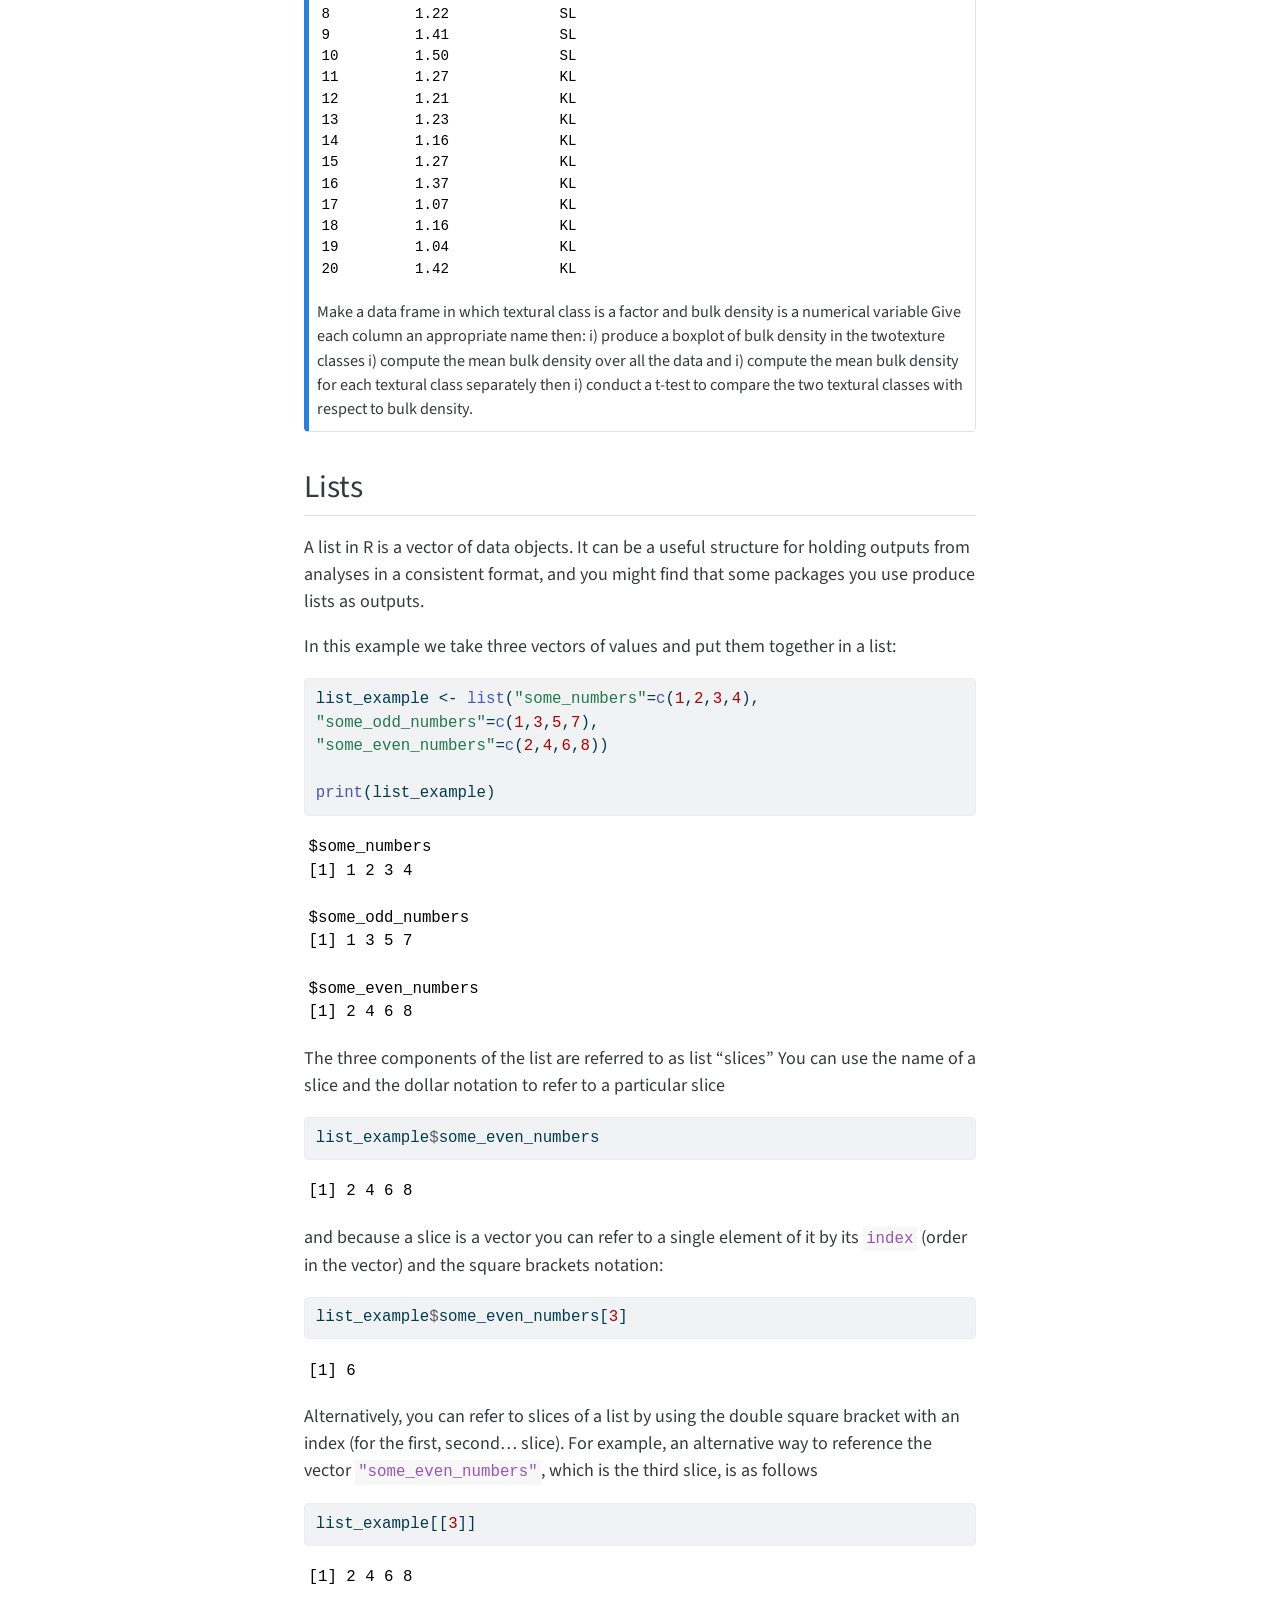
<file: docs/data_structures.html>
<!DOCTYPE html>
<html xmlns="http://www.w3.org/1999/xhtml" lang="en" xml:lang="en"><head>

<meta charset="utf-8">
<meta name="generator" content="quarto-1.2.313">

<meta name="viewport" content="width=device-width, initial-scale=1.0, user-scalable=yes">


<title>mapsR: A guide to data analysis with R - 3&nbsp; Data Structures</title>
<style>
code{white-space: pre-wrap;}
span.smallcaps{font-variant: small-caps;}
div.columns{display: flex; gap: min(4vw, 1.5em);}
div.column{flex: auto; overflow-x: auto;}
div.hanging-indent{margin-left: 1.5em; text-indent: -1.5em;}
ul.task-list{list-style: none;}
ul.task-list li input[type="checkbox"] {
  width: 0.8em;
  margin: 0 0.8em 0.2em -1.6em;
  vertical-align: middle;
}
pre > code.sourceCode { white-space: pre; position: relative; }
pre > code.sourceCode > span { display: inline-block; line-height: 1.25; }
pre > code.sourceCode > span:empty { height: 1.2em; }
.sourceCode { overflow: visible; }
code.sourceCode > span { color: inherit; text-decoration: inherit; }
div.sourceCode { margin: 1em 0; }
pre.sourceCode { margin: 0; }
@media screen {
div.sourceCode { overflow: auto; }
}
@media print {
pre > code.sourceCode { white-space: pre-wrap; }
pre > code.sourceCode > span { text-indent: -5em; padding-left: 5em; }
}
pre.numberSource code
  { counter-reset: source-line 0; }
pre.numberSource code > span
  { position: relative; left: -4em; counter-increment: source-line; }
pre.numberSource code > span > a:first-child::before
  { content: counter(source-line);
    position: relative; left: -1em; text-align: right; vertical-align: baseline;
    border: none; display: inline-block;
    -webkit-touch-callout: none; -webkit-user-select: none;
    -khtml-user-select: none; -moz-user-select: none;
    -ms-user-select: none; user-select: none;
    padding: 0 4px; width: 4em;
    color: #aaaaaa;
  }
pre.numberSource { margin-left: 3em; border-left: 1px solid #aaaaaa;  padding-left: 4px; }
div.sourceCode
  {   }
@media screen {
pre > code.sourceCode > span > a:first-child::before { text-decoration: underline; }
}
code span.al { color: #ff0000; font-weight: bold; } /* Alert */
code span.an { color: #60a0b0; font-weight: bold; font-style: italic; } /* Annotation */
code span.at { color: #7d9029; } /* Attribute */
code span.bn { color: #40a070; } /* BaseN */
code span.bu { color: #008000; } /* BuiltIn */
code span.cf { color: #007020; font-weight: bold; } /* ControlFlow */
code span.ch { color: #4070a0; } /* Char */
code span.cn { color: #880000; } /* Constant */
code span.co { color: #60a0b0; font-style: italic; } /* Comment */
code span.cv { color: #60a0b0; font-weight: bold; font-style: italic; } /* CommentVar */
code span.do { color: #ba2121; font-style: italic; } /* Documentation */
code span.dt { color: #902000; } /* DataType */
code span.dv { color: #40a070; } /* DecVal */
code span.er { color: #ff0000; font-weight: bold; } /* Error */
code span.ex { } /* Extension */
code span.fl { color: #40a070; } /* Float */
code span.fu { color: #06287e; } /* Function */
code span.im { color: #008000; font-weight: bold; } /* Import */
code span.in { color: #60a0b0; font-weight: bold; font-style: italic; } /* Information */
code span.kw { color: #007020; font-weight: bold; } /* Keyword */
code span.op { color: #666666; } /* Operator */
code span.ot { color: #007020; } /* Other */
code span.pp { color: #bc7a00; } /* Preprocessor */
code span.sc { color: #4070a0; } /* SpecialChar */
code span.ss { color: #bb6688; } /* SpecialString */
code span.st { color: #4070a0; } /* String */
code span.va { color: #19177c; } /* Variable */
code span.vs { color: #4070a0; } /* VerbatimString */
code span.wa { color: #60a0b0; font-weight: bold; font-style: italic; } /* Warning */
</style>


<script src="site_libs/quarto-nav/quarto-nav.js"></script>
<script src="site_libs/quarto-nav/headroom.min.js"></script>
<script src="site_libs/clipboard/clipboard.min.js"></script>
<script src="site_libs/quarto-search/autocomplete.umd.js"></script>
<script src="site_libs/quarto-search/fuse.min.js"></script>
<script src="site_libs/quarto-search/quarto-search.js"></script>
<meta name="quarto:offset" content="./">
<link href="./reading_data.html" rel="next">
<link href="./data_types.html" rel="prev">
<script src="site_libs/quarto-html/quarto.js"></script>
<script src="site_libs/quarto-html/popper.min.js"></script>
<script src="site_libs/quarto-html/tippy.umd.min.js"></script>
<script src="site_libs/quarto-html/anchor.min.js"></script>
<link href="site_libs/quarto-html/tippy.css" rel="stylesheet">
<link href="site_libs/quarto-html/quarto-syntax-highlighting.css" rel="stylesheet" id="quarto-text-highlighting-styles">
<script src="site_libs/bootstrap/bootstrap.min.js"></script>
<link href="site_libs/bootstrap/bootstrap-icons.css" rel="stylesheet">
<link href="site_libs/bootstrap/bootstrap.min.css" rel="stylesheet" id="quarto-bootstrap" data-mode="light">
<script id="quarto-search-options" type="application/json">{
  "location": "sidebar",
  "copy-button": false,
  "collapse-after": 3,
  "panel-placement": "start",
  "type": "textbox",
  "limit": 20,
  "language": {
    "search-no-results-text": "No results",
    "search-matching-documents-text": "matching documents",
    "search-copy-link-title": "Copy link to search",
    "search-hide-matches-text": "Hide additional matches",
    "search-more-match-text": "more match in this document",
    "search-more-matches-text": "more matches in this document",
    "search-clear-button-title": "Clear",
    "search-detached-cancel-button-title": "Cancel",
    "search-submit-button-title": "Submit"
  }
}</script>


</head>

<body class="nav-sidebar floating">


<div id="quarto-search-results"></div>
  <header id="quarto-header" class="headroom fixed-top">
  <nav class="quarto-secondary-nav" data-bs-toggle="collapse" data-bs-target="#quarto-sidebar" aria-controls="quarto-sidebar" aria-expanded="false" aria-label="Toggle sidebar navigation" onclick="if (window.quartoToggleHeadroom) { window.quartoToggleHeadroom(); }">
    <div class="container-fluid d-flex justify-content-between">
      <h1 class="quarto-secondary-nav-title"><span class="chapter-number">3</span>&nbsp; <span class="chapter-title">Data Structures</span></h1>
      <button type="button" class="quarto-btn-toggle btn" aria-label="Show secondary navigation">
        <i class="bi bi-chevron-right"></i>
      </button>
    </div>
  </nav>
</header>
<!-- content -->
<div id="quarto-content" class="quarto-container page-columns page-rows-contents page-layout-article">
<!-- sidebar -->
  <nav id="quarto-sidebar" class="sidebar collapse sidebar-navigation floating overflow-auto">
    <div class="pt-lg-2 mt-2 text-left sidebar-header">
    <div class="sidebar-title mb-0 py-0">
      <a href="./">mapsR: A guide to data analysis with R</a> 
        <div class="sidebar-tools-main tools-wide">
    <a href="https://dzvoti.github.io/mapsR/data.zip" title="" class="sidebar-tool px-1"><i class="bi bi-cloud-arrow-down"></i></a>
    <a href="https://github.com/dzvoti/mapsR/" title="Source Code" class="sidebar-tool px-1"><i class="bi bi-github"></i></a>
    <a href="" title="Share" id="sidebar-tool-dropdown-0" class="sidebar-tool dropdown-toggle px-1" data-bs-toggle="dropdown" aria-expanded="false"><i class="bi bi-share"></i></a>
    <ul class="dropdown-menu" aria-labelledby="sidebar-tool-dropdown-0">
        <li>
          <a class="dropdown-item sidebar-tools-main-item" href="https://twitter.com/intent/tweet?url=|url|">
            <i class="bi bi-bi-twitter pe-1"></i>
          Twitter
          </a>
        </li>
        <li>
          <a class="dropdown-item sidebar-tools-main-item" href="https://www.facebook.com/sharer/sharer.php?u=|url|">
            <i class="bi bi-bi-facebook pe-1"></i>
          Facebook
          </a>
        </li>
    </ul>
</div>
    </div>
      </div>
      <div class="mt-2 flex-shrink-0 align-items-center">
        <div class="sidebar-search">
        <div id="quarto-search" class="" title="Search"></div>
        </div>
      </div>
    <div class="sidebar-menu-container"> 
    <ul class="list-unstyled mt-1">
        <li class="sidebar-item">
  <div class="sidebar-item-container"> 
  <a href="./index.html" class="sidebar-item-text sidebar-link">Preface</a>
  </div>
</li>
        <li class="sidebar-item">
  <div class="sidebar-item-container"> 
  <a href="./timetable.html" class="sidebar-item-text sidebar-link">Materials and Timetable</a>
  </div>
</li>
        <li class="sidebar-item">
  <div class="sidebar-item-container"> 
  <a href="./intro.html" class="sidebar-item-text sidebar-link"><span class="chapter-number">1</span>&nbsp; <span class="chapter-title">Introduction</span></a>
  </div>
</li>
        <li class="sidebar-item">
  <div class="sidebar-item-container"> 
  <a href="./data_types.html" class="sidebar-item-text sidebar-link"><span class="chapter-number">2</span>&nbsp; <span class="chapter-title">Data Types</span></a>
  </div>
</li>
        <li class="sidebar-item">
  <div class="sidebar-item-container"> 
  <a href="./data_structures.html" class="sidebar-item-text sidebar-link active"><span class="chapter-number">3</span>&nbsp; <span class="chapter-title">Data Structures</span></a>
  </div>
</li>
        <li class="sidebar-item">
  <div class="sidebar-item-container"> 
  <a href="./reading_data.html" class="sidebar-item-text sidebar-link"><span class="chapter-number">4</span>&nbsp; <span class="chapter-title">Reading/Importing Data</span></a>
  </div>
</li>
        <li class="sidebar-item">
  <div class="sidebar-item-container"> 
  <a href="./writing_data.html" class="sidebar-item-text sidebar-link"><span class="chapter-number">5</span>&nbsp; <span class="chapter-title">Writing/Exporting Data</span></a>
  </div>
</li>
        <li class="sidebar-item">
  <div class="sidebar-item-container"> 
  <a href="./data_wrangling.html" class="sidebar-item-text sidebar-link"><span class="chapter-number">6</span>&nbsp; <span class="chapter-title">Data Wrangling</span></a>
  </div>
</li>
        <li class="sidebar-item">
  <div class="sidebar-item-container"> 
  <a href="./big_data.html" class="sidebar-item-text sidebar-link"><span class="chapter-number">7</span>&nbsp; <span class="chapter-title">Wrangling Big Data</span></a>
  </div>
</li>
        <li class="sidebar-item">
  <div class="sidebar-item-container"> 
  <a href="./functions.html" class="sidebar-item-text sidebar-link"><span class="chapter-number">8</span>&nbsp; <span class="chapter-title">Custom Functions</span></a>
  </div>
</li>
        <li class="sidebar-item">
  <div class="sidebar-item-container"> 
  <a href="./data_visualisation.html" class="sidebar-item-text sidebar-link"><span class="chapter-number">9</span>&nbsp; <span class="chapter-title">Data Visualisation</span></a>
  </div>
</li>
        <li class="sidebar-item">
  <div class="sidebar-item-container"> 
  <a href="./basic_statistics.html" class="sidebar-item-text sidebar-link"><span class="chapter-number">10</span>&nbsp; <span class="chapter-title">Basic statistics</span></a>
  </div>
</li>
        <li class="sidebar-item">
  <div class="sidebar-item-container"> 
  <a href="./jura.html" class="sidebar-item-text sidebar-link"><span class="chapter-number">11</span>&nbsp; <span class="chapter-title">Basic Statistics: Jura</span></a>
  </div>
</li>
    </ul>
    </div>
</nav>
<!-- margin-sidebar -->
    <div id="quarto-margin-sidebar" class="sidebar margin-sidebar">
        <nav id="TOC" role="doc-toc" class="toc-active">
    <h2 id="toc-title">On this page</h2>
   
  <ul>
  <li><a href="#vectors" id="toc-vectors" class="nav-link active" data-scroll-target="#vectors">Vectors</a></li>
  <li><a href="#factors" id="toc-factors" class="nav-link" data-scroll-target="#factors">Factors</a></li>
  <li><a href="#matrices" id="toc-matrices" class="nav-link" data-scroll-target="#matrices">Matrices</a></li>
  <li><a href="#data-frames" id="toc-data-frames" class="nav-link" data-scroll-target="#data-frames">Data frames</a></li>
  <li><a href="#lists" id="toc-lists" class="nav-link" data-scroll-target="#lists">Lists</a></li>
  </ul>
<div class="toc-actions"><div><i class="bi bi-github"></i></div><div class="action-links"><p><a href="https://github.com/dzvoti/mapsR/edit/main/data_structures.qmd" class="toc-action">Edit this page</a></p></div></div></nav>
    </div>
<!-- main -->
<main class="content" id="quarto-document-content">

<header id="title-block-header" class="quarto-title-block default">
<div class="quarto-title">
<h1 class="title d-none d-lg-block"><span class="chapter-number">3</span>&nbsp; <span class="chapter-title">Data Structures</span></h1>
</div>



<div class="quarto-title-meta">

    
  
    
  </div>
  

</header>

<p>A data structure in R is an R object which holds one or more data objects, a data object will be a data type, such as we have encountered in section 1 (numeric, character, etc). In this script we introduce vectors, factors, matrices, data frames and lists. The examples and exercises should help you to understandbetter how R holds and manages data.</p>
<section id="vectors" class="level2">
<h2 class="anchored" data-anchor-id="vectors">Vectors</h2>
<p>A vector is a series of values of a variable (e.g.&nbsp;pH value measurements from a sensor). The easiest way to form a vector of values in R is with the <code>"combine"</code> function <code>c()</code>. An example of a vector of numeric values (pH readings) is shown below:</p>
<div class="cell">
<div class="sourceCode cell-code" id="cb1"><pre class="sourceCode r code-with-copy"><code class="sourceCode r"><span id="cb1-1"><a href="#cb1-1" aria-hidden="true" tabindex="-1"></a>pH_values <span class="ot">&lt;-</span> <span class="fu">c</span>(<span class="fl">5.6</span>, <span class="fl">5.5</span>, <span class="fl">5.0</span>, <span class="fl">5.7</span>, <span class="fl">5.4</span>, <span class="fl">5.3</span>, <span class="fl">6.0</span>, <span class="fl">6.7</span>, <span class="fl">6.5</span>, <span class="fl">6.4</span>, <span class="fl">6.2</span>, <span class="fl">6.3</span>)</span></code><button title="Copy to Clipboard" class="code-copy-button"><i class="bi"></i></button></pre></div>
</div>
<p>We can count the number of items in a vector with the <code>length()</code> function:</p>
<div class="cell">
<div class="sourceCode cell-code" id="cb2"><pre class="sourceCode r code-with-copy"><code class="sourceCode r"><span id="cb2-1"><a href="#cb2-1" aria-hidden="true" tabindex="-1"></a><span class="fu">length</span>(pH_values)</span></code><button title="Copy to Clipboard" class="code-copy-button"><i class="bi"></i></button></pre></div>
<div class="cell-output cell-output-stdout">
<pre><code>[1] 12</code></pre>
</div>
</div>
<p>Each item in a vector can be referenced by its index (i.e.&nbsp;its position in the sequence of values), and we can pull out a particular item using the square brackets after the vector name. For example, the <code>7th</code> item in pH_values can be accessed like this</p>
<div class="cell">
<div class="sourceCode cell-code" id="cb4"><pre class="sourceCode r code-with-copy"><code class="sourceCode r"><span id="cb4-1"><a href="#cb4-1" aria-hidden="true" tabindex="-1"></a>pH_values[<span class="dv">7</span>]</span></code><button title="Copy to Clipboard" class="code-copy-button"><i class="bi"></i></button></pre></div>
<div class="cell-output cell-output-stdout">
<pre><code>[1] 6</code></pre>
</div>
</div>
<p>A vector is a “homogeneous” data structure. You could make a vector of logical values or of numeric values or of character values, but not a vector which has a mixture.</p>
<p>See what happens if you try:</p>
<div class="cell">
<div class="sourceCode cell-code" id="cb6"><pre class="sourceCode r code-with-copy"><code class="sourceCode r"><span id="cb6-1"><a href="#cb6-1" aria-hidden="true" tabindex="-1"></a>mixture <span class="ot">&lt;-</span> <span class="fu">c</span>(<span class="fl">5.2</span>, <span class="cn">TRUE</span>, <span class="st">"CA"</span>)</span>
<span id="cb6-2"><a href="#cb6-2" aria-hidden="true" tabindex="-1"></a><span class="fu">print</span>(mixture)</span></code><button title="Copy to Clipboard" class="code-copy-button"><i class="bi"></i></button></pre></div>
<div class="cell-output cell-output-stdout">
<pre><code>[1] "5.2"  "TRUE" "CA"  </code></pre>
</div>
</div>
<p>everything is turned into a character, and so appears in quotation marks. You could not perform arithmetic on the first object in the vector, as you can see if you try:</p>
<div class="cell">
<div class="sourceCode cell-code" id="cb8"><pre class="sourceCode r code-with-copy"><code class="sourceCode r"><span id="cb8-1"><a href="#cb8-1" aria-hidden="true" tabindex="-1"></a><span class="fu">sqrt</span>(mixture[<span class="dv">1</span>])</span></code><button title="Copy to Clipboard" class="code-copy-button"><i class="bi"></i></button></pre></div>
</div>
<p>The operations that we have applied above to scalar data types can be applied to vectors. So, for example, see what happens with the R command</p>
<div class="cell">
<div class="sourceCode cell-code" id="cb9"><pre class="sourceCode r code-with-copy"><code class="sourceCode r"><span id="cb9-1"><a href="#cb9-1" aria-hidden="true" tabindex="-1"></a><span class="fu">print</span>(<span class="dv">2</span><span class="sc">*</span>pH_values)</span></code><button title="Copy to Clipboard" class="code-copy-button"><i class="bi"></i></button></pre></div>
<div class="cell-output cell-output-stdout">
<pre><code> [1] 11.2 11.0 10.0 11.4 10.8 10.6 12.0 13.4 13.0 12.8 12.4 12.6</code></pre>
</div>
</div>
<p>the operation is applied to every element in the vector, and the output is a vector.</p>
<p>There are other functions that we can apply to vectors for example</p>
<div class="cell">
<div class="sourceCode cell-code" id="cb11"><pre class="sourceCode r code-with-copy"><code class="sourceCode r"><span id="cb11-1"><a href="#cb11-1" aria-hidden="true" tabindex="-1"></a>mean_pH <span class="ot">&lt;-</span> <span class="fu">mean</span>(pH_values) </span>
<span id="cb11-2"><a href="#cb11-2" aria-hidden="true" tabindex="-1"></a><span class="fu">print</span>(mean_pH)</span></code><button title="Copy to Clipboard" class="code-copy-button"><i class="bi"></i></button></pre></div>
<div class="cell-output cell-output-stdout">
<pre><code>[1] 5.883333</code></pre>
</div>
</div>
<div class="callout-note callout callout-style-default no-icon callout-captioned">
<div class="callout-header d-flex align-content-center">
<div class="callout-icon-container">
<i class="callout-icon no-icon"></i>
</div>
<div class="callout-caption-container flex-fill">
Excercise
</div>
</div>
<div class="callout-body-container callout-body">
<p>Explore what the functions <code>sum()</code> and <code>median()</code> do using the <code>pH_values</code> vector</p>
</div>
</div>
<p>A conditional operation applied to a vector will produce a vector of logical values</p>
<div class="cell">
<div class="sourceCode cell-code" id="cb13"><pre class="sourceCode r code-with-copy"><code class="sourceCode r"><span id="cb13-1"><a href="#cb13-1" aria-hidden="true" tabindex="-1"></a>pH_le_6 <span class="ot">&lt;-</span> pH_values <span class="sc">&lt;=</span> <span class="fl">6.0</span></span>
<span id="cb13-2"><a href="#cb13-2" aria-hidden="true" tabindex="-1"></a><span class="fu">print</span>(pH_le_6)</span></code><button title="Copy to Clipboard" class="code-copy-button"><i class="bi"></i></button></pre></div>
<div class="cell-output cell-output-stdout">
<pre><code> [1]  TRUE  TRUE  TRUE  TRUE  TRUE  TRUE  TRUE FALSE FALSE FALSE FALSE FALSE</code></pre>
</div>
</div>
<p>The <code>which()</code> function, applied to a vector, will extract the index values for all values in the vector which meet certain conditions, e.g.:</p>
<div class="cell">
<div class="sourceCode cell-code" id="cb15"><pre class="sourceCode r code-with-copy"><code class="sourceCode r"><span id="cb15-1"><a href="#cb15-1" aria-hidden="true" tabindex="-1"></a>index_lt_6 <span class="ot">&lt;-</span> <span class="fu">which</span>(pH_values<span class="sc">&lt;</span><span class="dv">6</span>)</span>
<span id="cb15-2"><a href="#cb15-2" aria-hidden="true" tabindex="-1"></a><span class="fu">print</span>(index_lt_6)</span></code><button title="Copy to Clipboard" class="code-copy-button"><i class="bi"></i></button></pre></div>
<div class="cell-output cell-output-stdout">
<pre><code>[1] 1 2 3 4 5 6</code></pre>
</div>
</div>
<p>we can use this vector of index values to extract the pH values which meet the condition into a new vector:</p>
<div class="cell">
<div class="sourceCode cell-code" id="cb17"><pre class="sourceCode r code-with-copy"><code class="sourceCode r"><span id="cb17-1"><a href="#cb17-1" aria-hidden="true" tabindex="-1"></a>small_pH_values <span class="ot">&lt;-</span> pH_values[index_lt_6]</span>
<span id="cb17-2"><a href="#cb17-2" aria-hidden="true" tabindex="-1"></a><span class="fu">print</span>(small_pH_values)</span></code><button title="Copy to Clipboard" class="code-copy-button"><i class="bi"></i></button></pre></div>
<div class="cell-output cell-output-stdout">
<pre><code>[1] 5.6 5.5 5.0 5.7 5.4 5.3</code></pre>
</div>
</div>
<div class="callout-note callout callout-style-default no-icon callout-captioned">
<div class="callout-header d-flex align-content-center">
<div class="callout-icon-container">
<i class="callout-icon no-icon"></i>
</div>
<div class="callout-caption-container flex-fill">
Exercise
</div>
</div>
<div class="callout-body-container callout-body">
<p>Extract into a new vector the values of <code>pH</code> which exceed <code>5.6</code></p>
</div>
</div>
<p>If we use the multiplication operation on two vectors, <code>a</code> and <code>b</code>, which are the same length…</p>
<div class="cell">
<div class="sourceCode cell-code" id="cb19"><pre class="sourceCode r code-with-copy"><code class="sourceCode r"><span id="cb19-1"><a href="#cb19-1" aria-hidden="true" tabindex="-1"></a>a<span class="ot">&lt;-</span><span class="fu">c</span>(<span class="dv">1</span>,<span class="dv">2</span>,<span class="dv">3</span>,<span class="dv">4</span>,<span class="dv">5</span>)</span>
<span id="cb19-2"><a href="#cb19-2" aria-hidden="true" tabindex="-1"></a></span>
<span id="cb19-3"><a href="#cb19-3" aria-hidden="true" tabindex="-1"></a>b<span class="ot">&lt;-</span><span class="fu">c</span>(<span class="dv">1</span>,<span class="dv">10</span>,<span class="dv">100</span>,<span class="dv">1000</span>,<span class="dv">10000</span>)</span>
<span id="cb19-4"><a href="#cb19-4" aria-hidden="true" tabindex="-1"></a></span>
<span id="cb19-5"><a href="#cb19-5" aria-hidden="true" tabindex="-1"></a>c<span class="ot">&lt;-</span>a<span class="sc">*</span>b</span>
<span id="cb19-6"><a href="#cb19-6" aria-hidden="true" tabindex="-1"></a></span>
<span id="cb19-7"><a href="#cb19-7" aria-hidden="true" tabindex="-1"></a><span class="fu">print</span>(c)</span></code><button title="Copy to Clipboard" class="code-copy-button"><i class="bi"></i></button></pre></div>
<div class="cell-output cell-output-stdout">
<pre><code>[1]     1    20   300  4000 50000</code></pre>
</div>
</div>
<p>… then the output, <code>c</code>, is a vector of the same length as <code>a</code> or <code>b</code>, where <code>c[i]= a[i]*b[i]</code>. If <code>a</code> and <code>b</code> were of different length you would get an error message.</p>
<div class="callout-tip callout callout-style-default no-icon callout-captioned">
<div class="callout-header d-flex align-content-center">
<div class="callout-icon-container">
<i class="callout-icon no-icon"></i>
</div>
<div class="callout-caption-container flex-fill">
Tip
</div>
</div>
<div class="callout-body-container callout-body">
<p>Note that this is not a standard product of vectors from matrix algebra.</p>
</div>
</div>
<p>There are various useful commands for creating vectors, <code>rep()</code> is one of the best.A assume that our pH values are drawn from six soil samples which are <code>sands (S)</code> and six which are <code>clay loam (CL)</code>. We can make a vector of character values which corresponds to the pH data with the following command:</p>
<div class="cell">
<div class="sourceCode cell-code" id="cb21"><pre class="sourceCode r code-with-copy"><code class="sourceCode r"><span id="cb21-1"><a href="#cb21-1" aria-hidden="true" tabindex="-1"></a>soil_type <span class="ot">&lt;-</span> <span class="fu">rep</span>(<span class="fu">c</span>(<span class="st">"S"</span>,<span class="st">"CL"</span>),<span class="at">each=</span><span class="dv">6</span>)</span>
<span id="cb21-2"><a href="#cb21-2" aria-hidden="true" tabindex="-1"></a></span>
<span id="cb21-3"><a href="#cb21-3" aria-hidden="true" tabindex="-1"></a><span class="fu">print</span>(soil_type)</span></code><button title="Copy to Clipboard" class="code-copy-button"><i class="bi"></i></button></pre></div>
<div class="cell-output cell-output-stdout">
<pre><code> [1] "S"  "S"  "S"  "S"  "S"  "S"  "CL" "CL" "CL" "CL" "CL" "CL"</code></pre>
</div>
</div>
<p>and you could then extract the index of the clay loams:</p>
<div class="cell">
<div class="sourceCode cell-code" id="cb23"><pre class="sourceCode r code-with-copy"><code class="sourceCode r"><span id="cb23-1"><a href="#cb23-1" aria-hidden="true" tabindex="-1"></a>clay_loam_index <span class="ot">&lt;-</span> <span class="fu">which</span>(soil_type<span class="sc">==</span><span class="st">"CL"</span>)</span></code><button title="Copy to Clipboard" class="code-copy-button"><i class="bi"></i></button></pre></div>
</div>
<p>… and then extract the pH values for the clay loam soils</p>
<div class="cell">
<div class="sourceCode cell-code" id="cb24"><pre class="sourceCode r code-with-copy"><code class="sourceCode r"><span id="cb24-1"><a href="#cb24-1" aria-hidden="true" tabindex="-1"></a>pH_clay_loam <span class="ot">&lt;-</span> pH_values[clay_loam_index]</span></code><button title="Copy to Clipboard" class="code-copy-button"><i class="bi"></i></button></pre></div>
</div>
<div class="callout-note callout callout-style-default no-icon callout-captioned">
<div class="callout-header d-flex align-content-center">
<div class="callout-icon-container">
<i class="callout-icon no-icon"></i>
</div>
<div class="callout-caption-container flex-fill">
Exercise
</div>
</div>
<div class="callout-body-container callout-body">
<p>Compare the output of the rep commands below, in order to work out what <code>"times"</code>and <code>"each"</code> are doing</p>
<div class="cell">
<div class="sourceCode cell-code" id="cb25"><pre class="sourceCode r code-with-copy"><code class="sourceCode r"><span id="cb25-1"><a href="#cb25-1" aria-hidden="true" tabindex="-1"></a><span class="fu">rep</span>(<span class="fu">c</span>(<span class="st">"CA"</span>,<span class="st">"Conv"</span>),<span class="at">times=</span><span class="dv">6</span>)</span></code><button title="Copy to Clipboard" class="code-copy-button"><i class="bi"></i></button></pre></div>
<div class="cell-output cell-output-stdout">
<pre><code> [1] "CA"   "Conv" "CA"   "Conv" "CA"   "Conv" "CA"   "Conv" "CA"   "Conv"
[11] "CA"   "Conv"</code></pre>
</div>
<div class="sourceCode cell-code" id="cb27"><pre class="sourceCode r code-with-copy"><code class="sourceCode r"><span id="cb27-1"><a href="#cb27-1" aria-hidden="true" tabindex="-1"></a><span class="fu">rep</span>(<span class="fu">c</span>(<span class="st">"CA"</span>,<span class="st">"Conv"</span>),<span class="at">each=</span><span class="dv">6</span>)</span></code><button title="Copy to Clipboard" class="code-copy-button"><i class="bi"></i></button></pre></div>
<div class="cell-output cell-output-stdout">
<pre><code> [1] "CA"   "CA"   "CA"   "CA"   "CA"   "CA"   "Conv" "Conv" "Conv" "Conv"
[11] "Conv" "Conv"</code></pre>
</div>
<div class="sourceCode cell-code" id="cb29"><pre class="sourceCode r code-with-copy"><code class="sourceCode r"><span id="cb29-1"><a href="#cb29-1" aria-hidden="true" tabindex="-1"></a><span class="fu">rep</span>(<span class="fu">c</span>(<span class="st">"CA"</span>,<span class="st">"Conv"</span>),<span class="at">each=</span><span class="dv">2</span>,<span class="at">times=</span><span class="dv">3</span>)</span></code><button title="Copy to Clipboard" class="code-copy-button"><i class="bi"></i></button></pre></div>
<div class="cell-output cell-output-stdout">
<pre><code> [1] "CA"   "CA"   "Conv" "Conv" "CA"   "CA"   "Conv" "Conv" "CA"   "CA"  
[11] "Conv" "Conv"</code></pre>
</div>
<div class="sourceCode cell-code" id="cb31"><pre class="sourceCode r code-with-copy"><code class="sourceCode r"><span id="cb31-1"><a href="#cb31-1" aria-hidden="true" tabindex="-1"></a><span class="fu">rep</span>(<span class="fu">c</span>(<span class="st">"CA"</span>,<span class="st">"Conv"</span>),<span class="at">times=</span><span class="dv">1</span><span class="sc">:</span><span class="dv">2</span>)</span></code><button title="Copy to Clipboard" class="code-copy-button"><i class="bi"></i></button></pre></div>
<div class="cell-output cell-output-stdout">
<pre><code>[1] "CA"   "Conv" "Conv"</code></pre>
</div>
</div>
<p>Use <code>rep</code> to produce a vector of treatment labels for an experiment in which conservation agriculture <code>(CA)</code> and conventional <code>(Conv)</code> treatments are applied, with six reps of each in 6 blocks. Produce a corresponding vector of block labels.</p>
</div>
</div>
</section>
<section id="factors" class="level2">
<h2 class="anchored" data-anchor-id="factors">Factors</h2>
<p>In the previous section we introduced the idea of vectors of character variables as treatment labels. However, in order to be most useful, such a vector needs to be turned into a factor. A factor is a variable which is not a continuous number, or is not treated as one. It is a label for some variable controlled at different levels in an experiment, so a factor might be Nitrogen (application rate) with levels <code>0</code>, <code>50</code> and <code>100 kg/ha</code>, or it might be Variety with levels <code>AB_123</code>, <code>AB_234</code>, <code>CD_120</code>, <code>CD_130</code>. When we first set up a vector of <code>N</code> rates these could be numeric, the Varieties will be made character variables because they contain letters. In both cases, however, we are likely to want the variable to be turned into a factor for use in an analysis of variance, for example.The example below sets up two vectors with levels for these factors in an experiment with the two factors in factorial combination (giving 12 treatments) and with four replicates of each treatment in randomized blocks</p>
<div class="cell">
<div class="sourceCode cell-code" id="cb33"><pre class="sourceCode r code-with-copy"><code class="sourceCode r"><span id="cb33-1"><a href="#cb33-1" aria-hidden="true" tabindex="-1"></a>Nitrogen <span class="ot">&lt;-</span> <span class="fu">rep</span>(<span class="fu">c</span>(<span class="dv">0</span>,<span class="dv">50</span>,<span class="dv">100</span>),<span class="dv">16</span>)</span>
<span id="cb33-2"><a href="#cb33-2" aria-hidden="true" tabindex="-1"></a>Variety <span class="ot">&lt;-</span> <span class="fu">rep</span>(<span class="fu">c</span>(<span class="st">"AB_123"</span>, <span class="st">"AB_234"</span>, <span class="st">"CD_120"</span>, <span class="st">"CD_130"</span>),<span class="at">each=</span><span class="dv">3</span>,<span class="at">times=</span><span class="dv">4</span>)</span>
<span id="cb33-3"><a href="#cb33-3" aria-hidden="true" tabindex="-1"></a>Blocks <span class="ot">&lt;-</span> <span class="fu">rep</span>(<span class="fu">c</span>(<span class="st">"Block_1"</span>,<span class="st">"Block_2"</span>,<span class="st">"Block_3"</span>,<span class="st">"Block_4"</span>),<span class="at">each=</span><span class="dv">12</span>)</span></code><button title="Copy to Clipboard" class="code-copy-button"><i class="bi"></i></button></pre></div>
</div>
<p>The <code>cbind</code> command below will print out these vectors as columns in a matrix of character values it is easy to see how the twelve combinations of the two factor levels are structured in each block</p>
<div class="cell">
<div class="sourceCode cell-code" id="cb34"><pre class="sourceCode r code-with-copy"><code class="sourceCode r"><span id="cb34-1"><a href="#cb34-1" aria-hidden="true" tabindex="-1"></a><span class="fu">cbind</span>(Blocks,Variety,Nitrogen)</span></code><button title="Copy to Clipboard" class="code-copy-button"><i class="bi"></i></button></pre></div>
<div class="cell-output cell-output-stdout">
<pre><code>      Blocks    Variety  Nitrogen
 [1,] "Block_1" "AB_123" "0"     
 [2,] "Block_1" "AB_123" "50"    
 [3,] "Block_1" "AB_123" "100"   
 [4,] "Block_1" "AB_234" "0"     
 [5,] "Block_1" "AB_234" "50"    
 [6,] "Block_1" "AB_234" "100"   
 [7,] "Block_1" "CD_120" "0"     
 [8,] "Block_1" "CD_120" "50"    
 [9,] "Block_1" "CD_120" "100"   
[10,] "Block_1" "CD_130" "0"     
[11,] "Block_1" "CD_130" "50"    
[12,] "Block_1" "CD_130" "100"   
[13,] "Block_2" "AB_123" "0"     
[14,] "Block_2" "AB_123" "50"    
[15,] "Block_2" "AB_123" "100"   
[16,] "Block_2" "AB_234" "0"     
[17,] "Block_2" "AB_234" "50"    
[18,] "Block_2" "AB_234" "100"   
[19,] "Block_2" "CD_120" "0"     
[20,] "Block_2" "CD_120" "50"    
[21,] "Block_2" "CD_120" "100"   
[22,] "Block_2" "CD_130" "0"     
[23,] "Block_2" "CD_130" "50"    
[24,] "Block_2" "CD_130" "100"   
[25,] "Block_3" "AB_123" "0"     
[26,] "Block_3" "AB_123" "50"    
[27,] "Block_3" "AB_123" "100"   
[28,] "Block_3" "AB_234" "0"     
[29,] "Block_3" "AB_234" "50"    
[30,] "Block_3" "AB_234" "100"   
[31,] "Block_3" "CD_120" "0"     
[32,] "Block_3" "CD_120" "50"    
[33,] "Block_3" "CD_120" "100"   
[34,] "Block_3" "CD_130" "0"     
[35,] "Block_3" "CD_130" "50"    
[36,] "Block_3" "CD_130" "100"   
[37,] "Block_4" "AB_123" "0"     
[38,] "Block_4" "AB_123" "50"    
[39,] "Block_4" "AB_123" "100"   
[40,] "Block_4" "AB_234" "0"     
[41,] "Block_4" "AB_234" "50"    
[42,] "Block_4" "AB_234" "100"   
[43,] "Block_4" "CD_120" "0"     
[44,] "Block_4" "CD_120" "50"    
[45,] "Block_4" "CD_120" "100"   
[46,] "Block_4" "CD_130" "0"     
[47,] "Block_4" "CD_130" "50"    
[48,] "Block_4" "CD_130" "100"   </code></pre>
</div>
</div>
<p>Now use the <code>factor()</code> function to create factor data structures.</p>
<div class="cell">
<div class="sourceCode cell-code" id="cb36"><pre class="sourceCode r code-with-copy"><code class="sourceCode r"><span id="cb36-1"><a href="#cb36-1" aria-hidden="true" tabindex="-1"></a>Nitrogen_factor<span class="ot">&lt;-</span><span class="fu">factor</span>(Nitrogen)</span>
<span id="cb36-2"><a href="#cb36-2" aria-hidden="true" tabindex="-1"></a><span class="fu">print</span>(Nitrogen_factor)</span>
<span id="cb36-3"><a href="#cb36-3" aria-hidden="true" tabindex="-1"></a></span>
<span id="cb36-4"><a href="#cb36-4" aria-hidden="true" tabindex="-1"></a>Variety_factor<span class="ot">&lt;-</span><span class="fu">factor</span>(Variety)</span>
<span id="cb36-5"><a href="#cb36-5" aria-hidden="true" tabindex="-1"></a><span class="fu">print</span>(Variety_factor)</span>
<span id="cb36-6"><a href="#cb36-6" aria-hidden="true" tabindex="-1"></a></span>
<span id="cb36-7"><a href="#cb36-7" aria-hidden="true" tabindex="-1"></a>Block_factor<span class="ot">&lt;-</span><span class="fu">factor</span>(Blocks)</span>
<span id="cb36-8"><a href="#cb36-8" aria-hidden="true" tabindex="-1"></a><span class="fu">print</span>(Block_factor)</span></code><button title="Copy to Clipboard" class="code-copy-button"><i class="bi"></i></button></pre></div>
</div>
<p>Note that a <code>factor</code> is actually a vector, but with an associated list of <code>levels</code>, always presented in alpha-numeric order. These are used by <code>R</code> functions such as <code>lm()</code> which does linear modelling, such as the analysis of variance. We shall see how factors can be used in the later section on data frames.</p>
<div class="callout-note callout callout-style-default no-icon callout-captioned">
<div class="callout-header d-flex align-content-center">
<div class="callout-icon-container">
<i class="callout-icon no-icon"></i>
</div>
<div class="callout-caption-container flex-fill">
Exercise
</div>
</div>
<div class="callout-body-container callout-body">
<p>An experiment has been set up to examine the combined effects of zero till vs conventional tillage with intercropping vs monocropping. The experiment is designed with randomized complete blocks, each of five blocks contains one replicate of each treatment. Following the example above, set up the three factors required to represent one season of this experiment.</p>
</div>
</div>
</section>
<section id="matrices" class="level2">
<h2 class="anchored" data-anchor-id="matrices">Matrices</h2>
<p>A matrix is a rectangular array of values, arranged in <code>rows</code> and <code>columns</code>. A vector is therefore a type of matrix with just one column. We can create a matrix in <code>R</code> in one of two main ways. The first is the matrix command:</p>
<div class="cell">
<div class="sourceCode cell-code" id="cb37"><pre class="sourceCode r code-with-copy"><code class="sourceCode r"><span id="cb37-1"><a href="#cb37-1" aria-hidden="true" tabindex="-1"></a>M1 <span class="ot">&lt;-</span> <span class="fu">matrix</span>(<span class="dv">1</span><span class="sc">:</span><span class="dv">6</span>,<span class="dv">3</span>,<span class="dv">2</span>)</span>
<span id="cb37-2"><a href="#cb37-2" aria-hidden="true" tabindex="-1"></a><span class="fu">print</span>(M1)</span></code><button title="Copy to Clipboard" class="code-copy-button"><i class="bi"></i></button></pre></div>
<div class="cell-output cell-output-stdout">
<pre><code>     [,1] [,2]
[1,]    1    4
[2,]    2    5
[3,]    3    6</code></pre>
</div>
</div>
<p>The first term in the command is a vector of numbers, 1 to 6, the second is the number rows in the matrix and the third is the number of columns. Note that we always refer to an entry in the matrix by the <code>ROW</code> first and the <code>COLUMN</code> second. As an exercise, look at the effect of swapping 3 and 2 round in the command above. Note also that the command enters the terms down the first column then down the second, so that the first column of M1 goes 1,2,3 and the second 4, 5, 6.</p>
<p>The second way to make a <code>matrix</code> in <code>R</code> is to <code>"bind"</code> some vectors together, which works only if they are the same length. If we start with 2 vectors:</p>
<div class="cell">
<div class="sourceCode cell-code" id="cb39"><pre class="sourceCode r code-with-copy"><code class="sourceCode r"><span id="cb39-1"><a href="#cb39-1" aria-hidden="true" tabindex="-1"></a>a <span class="ot">&lt;-</span> <span class="fu">c</span>(<span class="dv">2</span>,<span class="dv">4</span>,<span class="dv">5</span>)</span>
<span id="cb39-2"><a href="#cb39-2" aria-hidden="true" tabindex="-1"></a>b <span class="ot">&lt;-</span> <span class="fu">c</span>(<span class="dv">4</span>,<span class="dv">7</span>,<span class="dv">10</span>)</span></code><button title="Copy to Clipboard" class="code-copy-button"><i class="bi"></i></button></pre></div>
</div>
<p>.. then we can make a <code>3 x 2 matrix</code> (remember that means <code>3</code> rows and <code>2</code> columns) with the <code>cbind()</code> command (for binding the vectors as columns of the matrix):</p>
<div class="cell">
<div class="sourceCode cell-code" id="cb40"><pre class="sourceCode r code-with-copy"><code class="sourceCode r"><span id="cb40-1"><a href="#cb40-1" aria-hidden="true" tabindex="-1"></a>M2 <span class="ot">&lt;-</span> <span class="fu">cbind</span>(a,b)</span>
<span id="cb40-2"><a href="#cb40-2" aria-hidden="true" tabindex="-1"></a><span class="fu">print</span>(M2) </span></code><button title="Copy to Clipboard" class="code-copy-button"><i class="bi"></i></button></pre></div>
<div class="cell-output cell-output-stdout">
<pre><code>     a  b
[1,] 2  4
[2,] 4  7
[3,] 5 10</code></pre>
</div>
</div>
<p>… and we could make a <code>2 x 3 matrix</code> with the <code>rbind()</code> command (for binding the vectors as rows of the matrix):</p>
<div class="cell">
<div class="sourceCode cell-code" id="cb42"><pre class="sourceCode r code-with-copy"><code class="sourceCode r"><span id="cb42-1"><a href="#cb42-1" aria-hidden="true" tabindex="-1"></a>M3 <span class="ot">&lt;-</span> <span class="fu">rbind</span>(a,b)</span>
<span id="cb42-2"><a href="#cb42-2" aria-hidden="true" tabindex="-1"></a><span class="fu">print</span>(M3) </span></code><button title="Copy to Clipboard" class="code-copy-button"><i class="bi"></i></button></pre></div>
<div class="cell-output cell-output-stdout">
<pre><code>  [,1] [,2] [,3]
a    2    4    5
b    4    7   10</code></pre>
</div>
</div>
<p>Note that the vector names become column or row names of the matrix. You can look at these names with the colnames or rownames command, and also use these to change the names:</p>
<div class="cell">
<div class="sourceCode cell-code" id="cb44"><pre class="sourceCode r code-with-copy"><code class="sourceCode r"><span id="cb44-1"><a href="#cb44-1" aria-hidden="true" tabindex="-1"></a><span class="fu">colnames</span>(M2)</span></code><button title="Copy to Clipboard" class="code-copy-button"><i class="bi"></i></button></pre></div>
<div class="cell-output cell-output-stdout">
<pre><code>[1] "a" "b"</code></pre>
</div>
<div class="sourceCode cell-code" id="cb46"><pre class="sourceCode r code-with-copy"><code class="sourceCode r"><span id="cb46-1"><a href="#cb46-1" aria-hidden="true" tabindex="-1"></a><span class="fu">colnames</span>(M2) <span class="ot">&lt;-</span> <span class="fu">c</span>(<span class="st">"Column_1"</span>,<span class="st">"Column_2"</span>)</span>
<span id="cb46-2"><a href="#cb46-2" aria-hidden="true" tabindex="-1"></a></span>
<span id="cb46-3"><a href="#cb46-3" aria-hidden="true" tabindex="-1"></a><span class="fu">colnames</span>(M2)</span></code><button title="Copy to Clipboard" class="code-copy-button"><i class="bi"></i></button></pre></div>
<div class="cell-output cell-output-stdout">
<pre><code>[1] "Column_1" "Column_2"</code></pre>
</div>
</div>
<p>We can refer to a particular cell of a matrix as follows</p>
<div class="cell">
<div class="sourceCode cell-code" id="cb48"><pre class="sourceCode r code-with-copy"><code class="sourceCode r"><span id="cb48-1"><a href="#cb48-1" aria-hidden="true" tabindex="-1"></a>M2[<span class="dv">2</span>,<span class="dv">2</span>]</span></code><button title="Copy to Clipboard" class="code-copy-button"><i class="bi"></i></button></pre></div>
<div class="cell-output cell-output-stdout">
<pre><code>Column_2 
       7 </code></pre>
</div>
</div>
<p>.. and we can refer to a particular column of the matrix as follows</p>
<div class="cell">
<div class="sourceCode cell-code" id="cb50"><pre class="sourceCode r code-with-copy"><code class="sourceCode r"><span id="cb50-1"><a href="#cb50-1" aria-hidden="true" tabindex="-1"></a>M2[,<span class="dv">2</span>]</span></code><button title="Copy to Clipboard" class="code-copy-button"><i class="bi"></i></button></pre></div>
<div class="cell-output cell-output-stdout">
<pre><code>[1]  4  7 10</code></pre>
</div>
</div>
<p>For example, to find the sum of the first column of <code>M2</code> ..</p>
<div class="cell">
<div class="sourceCode cell-code" id="cb52"><pre class="sourceCode r code-with-copy"><code class="sourceCode r"><span id="cb52-1"><a href="#cb52-1" aria-hidden="true" tabindex="-1"></a>Sum_Col_1 <span class="ot">&lt;-</span> <span class="fu">sum</span>(M2[,<span class="dv">1</span>])</span>
<span id="cb52-2"><a href="#cb52-2" aria-hidden="true" tabindex="-1"></a></span>
<span id="cb52-3"><a href="#cb52-3" aria-hidden="true" tabindex="-1"></a><span class="fu">print</span>(Sum_Col_1)</span></code><button title="Copy to Clipboard" class="code-copy-button"><i class="bi"></i></button></pre></div>
<div class="cell-output cell-output-stdout">
<pre><code>[1] 11</code></pre>
</div>
</div>
<div class="callout-note callout callout-style-default no-icon callout-captioned">
<div class="callout-header d-flex align-content-center">
<div class="callout-icon-container">
<i class="callout-icon no-icon"></i>
</div>
<div class="callout-caption-container flex-fill">
Exercise
</div>
</div>
<div class="callout-body-container callout-body">
<p>Take the vectors below (from an exercise above) which contain gravimetric water content and bulk density of ten soils. Combine these two as columns in a matrix and then change the column names to <code>"Gravimetric_water"</code> and <code>"Bulk_density"</code>.</p>
<div class="cell">
<div class="sourceCode cell-code" id="cb54"><pre class="sourceCode r code-with-copy"><code class="sourceCode r"><span id="cb54-1"><a href="#cb54-1" aria-hidden="true" tabindex="-1"></a>gwc <span class="ot">&lt;-</span> <span class="fu">c</span>(<span class="fl">0.4</span>,<span class="fl">0.5</span>,<span class="fl">0.3</span>,<span class="fl">0.2</span>,<span class="fl">0.5</span>,<span class="fl">0.6</span>,<span class="fl">0.3</span>,<span class="fl">0.2</span>,<span class="fl">0.4</span>,<span class="fl">0.3</span>)</span>
<span id="cb54-2"><a href="#cb54-2" aria-hidden="true" tabindex="-1"></a>rho <span class="ot">&lt;-</span> <span class="fu">c</span>(<span class="fl">1.05</span>,<span class="fl">1.42</span>,<span class="fl">1.50</span>,<span class="fl">1.65</span>,<span class="fl">1.44</span>,<span class="fl">0.90</span>,<span class="fl">1.35</span>,<span class="fl">1.36</span>,<span class="fl">1.10</span>,<span class="fl">1.43</span>)</span>
<span id="cb54-3"><a href="#cb54-3" aria-hidden="true" tabindex="-1"></a>gr <span class="ot">&lt;-</span> <span class="fu">cbind</span>(gwc,rho)</span>
<span id="cb54-4"><a href="#cb54-4" aria-hidden="true" tabindex="-1"></a></span>
<span id="cb54-5"><a href="#cb54-5" aria-hidden="true" tabindex="-1"></a><span class="fu">colnames</span>(gr)<span class="ot">&lt;-</span><span class="fu">c</span>(<span class="st">"Gravimetric_water"</span>,<span class="st">"Bulk_density"</span>)</span></code><button title="Copy to Clipboard" class="code-copy-button"><i class="bi"></i></button></pre></div>
</div>
<p>When that is done, extract the mean value of bulk density from the matrix.</p>
</div>
</div>
</section>
<section id="data-frames" class="level2">
<h2 class="anchored" data-anchor-id="data-frames">Data frames</h2>
<p>A <code>matrix</code> or a <code>vector</code> is a “homogeneous” data structure, which means you can’t mix data types. Consider the previous example, we have a <code>vector</code> of numeric data on soil pH:</p>
<div class="cell">
<div class="sourceCode cell-code" id="cb55"><pre class="sourceCode r code-with-copy"><code class="sourceCode r"><span id="cb55-1"><a href="#cb55-1" aria-hidden="true" tabindex="-1"></a>pH_values<span class="ot">&lt;-</span><span class="fu">c</span>(<span class="fl">5.6</span>, <span class="fl">5.5</span>, <span class="fl">5.0</span>, <span class="fl">5.7</span>, <span class="fl">5.4</span>, <span class="fl">5.3</span>, <span class="fl">6.0</span>, <span class="fl">6.7</span>, <span class="fl">6.5</span>, <span class="fl">6.4</span>, <span class="fl">6.2</span>, <span class="fl">6.3</span>)</span></code><button title="Copy to Clipboard" class="code-copy-button"><i class="bi"></i></button></pre></div>
</div>
<p>… and a corresponding vector of character values on the soil texture class for each sample</p>
<div class="cell">
<div class="sourceCode cell-code" id="cb56"><pre class="sourceCode r code-with-copy"><code class="sourceCode r"><span id="cb56-1"><a href="#cb56-1" aria-hidden="true" tabindex="-1"></a>soil_type<span class="ot">&lt;-</span><span class="fu">rep</span>(<span class="fu">c</span>(<span class="st">"S"</span>,<span class="st">"CL"</span>),<span class="at">each=</span><span class="dv">6</span>)</span></code><button title="Copy to Clipboard" class="code-copy-button"><i class="bi"></i></button></pre></div>
</div>
<p>.. and then attempt to put the character and the numeric vector into a matrix:</p>
<div class="cell">
<div class="sourceCode cell-code" id="cb57"><pre class="sourceCode r code-with-copy"><code class="sourceCode r"><span id="cb57-1"><a href="#cb57-1" aria-hidden="true" tabindex="-1"></a>combined_data<span class="ot">&lt;-</span><span class="fu">cbind</span>(soil_type,pH_values)</span>
<span id="cb57-2"><a href="#cb57-2" aria-hidden="true" tabindex="-1"></a><span class="co"># print the outcome..</span></span>
<span id="cb57-3"><a href="#cb57-3" aria-hidden="true" tabindex="-1"></a><span class="fu">print</span>(combined_data)</span></code><button title="Copy to Clipboard" class="code-copy-button"><i class="bi"></i></button></pre></div>
<div class="cell-output cell-output-stdout">
<pre><code>      soil_type pH_values
 [1,] "S"       "5.6"    
 [2,] "S"       "5.5"    
 [3,] "S"       "5"      
 [4,] "S"       "5.7"    
 [5,] "S"       "5.4"    
 [6,] "S"       "5.3"    
 [7,] "CL"      "6"      
 [8,] "CL"      "6.7"    
 [9,] "CL"      "6.5"    
[10,] "CL"      "6.4"    
[11,] "CL"      "6.2"    
[12,] "CL"      "6.3"    </code></pre>
</div>
</div>
<p>We can can see that the pH values are now character, a string <code>"5.6"</code> which could not be used in calculations.</p>
<p>Let us see what happens if we convert soil type to a factor first..</p>
<div class="cell">
<div class="sourceCode cell-code" id="cb59"><pre class="sourceCode r code-with-copy"><code class="sourceCode r"><span id="cb59-1"><a href="#cb59-1" aria-hidden="true" tabindex="-1"></a>soil_type <span class="ot">&lt;-</span> <span class="fu">factor</span>(soil_type)</span>
<span id="cb59-2"><a href="#cb59-2" aria-hidden="true" tabindex="-1"></a>combined_data <span class="ot">&lt;-</span> <span class="fu">cbind</span>(soil_type,pH_values)</span>
<span id="cb59-3"><a href="#cb59-3" aria-hidden="true" tabindex="-1"></a></span>
<span id="cb59-4"><a href="#cb59-4" aria-hidden="true" tabindex="-1"></a><span class="co">#print the outcome..</span></span>
<span id="cb59-5"><a href="#cb59-5" aria-hidden="true" tabindex="-1"></a><span class="fu">print</span>(combined_data)</span></code><button title="Copy to Clipboard" class="code-copy-button"><i class="bi"></i></button></pre></div>
<div class="cell-output cell-output-stdout">
<pre><code>      soil_type pH_values
 [1,]         2       5.6
 [2,]         2       5.5
 [3,]         2       5.0
 [4,]         2       5.7
 [5,]         2       5.4
 [6,]         2       5.3
 [7,]         1       6.0
 [8,]         1       6.7
 [9,]         1       6.5
[10,]         1       6.4
[11,]         1       6.2
[12,]         1       6.3</code></pre>
</div>
</div>
<p>… the factor values have been converted to numeric ones (label 1 goes to the factor whose original name came first in alphabetical order (“CL”).</p>
<p>This is why matrices, while important for many applications, are not the most basic data structure in <code>R</code>. The data frame serves this purpose, which is why we will generally use commands such as <code>read.table</code> or <code>read.csv</code> to read data from external files into an R data frame</p>
<p>We can turn our two vectors into a data frame as follows:</p>
<div class="cell">
<div class="sourceCode cell-code" id="cb61"><pre class="sourceCode r code-with-copy"><code class="sourceCode r"><span id="cb61-1"><a href="#cb61-1" aria-hidden="true" tabindex="-1"></a>combined.df <span class="ot">&lt;-</span> <span class="fu">data.frame</span>(</span>
<span id="cb61-2"><a href="#cb61-2" aria-hidden="true" tabindex="-1"></a>    <span class="at">soil_type=</span>soil_type,</span>
<span id="cb61-3"><a href="#cb61-3" aria-hidden="true" tabindex="-1"></a>    <span class="at">pH_values=</span>pH_values,</span>
<span id="cb61-4"><a href="#cb61-4" aria-hidden="true" tabindex="-1"></a>    <span class="at">stringsAsFactors =</span> <span class="cn">TRUE</span></span>
<span id="cb61-5"><a href="#cb61-5" aria-hidden="true" tabindex="-1"></a>    )</span></code><button title="Copy to Clipboard" class="code-copy-button"><i class="bi"></i></button></pre></div>
</div>
<p>The option <code>"stringsAsFactors = TRUE"</code> tells <code>R</code> that soil_type should be treated as a factor.</p>
<p>We can reference the data object inside the data frame using the dollar notation, <code>combined.df$soil_type</code> so we can confirm that soil_type is indeed a factor in the data frame as follows.</p>
<div class="cell">
<div class="sourceCode cell-code" id="cb62"><pre class="sourceCode r code-with-copy"><code class="sourceCode r"><span id="cb62-1"><a href="#cb62-1" aria-hidden="true" tabindex="-1"></a><span class="fu">print</span>(combined.df<span class="sc">$</span>soil_type)</span></code><button title="Copy to Clipboard" class="code-copy-button"><i class="bi"></i></button></pre></div>
<div class="cell-output cell-output-stdout">
<pre><code> [1] S  S  S  S  S  S  CL CL CL CL CL CL
Levels: CL S</code></pre>
</div>
</div>
<p>We now have a <code>data frame</code> in which the <code>soil_type</code> variable is a <code>factor</code> and the <code>pH_values</code> are <code>numeric</code>: just what we need.</p>
<div class="cell">
<div class="sourceCode cell-code" id="cb64"><pre class="sourceCode r code-with-copy"><code class="sourceCode r"><span id="cb64-1"><a href="#cb64-1" aria-hidden="true" tabindex="-1"></a><span class="fu">print</span>(combined.df)</span></code><button title="Copy to Clipboard" class="code-copy-button"><i class="bi"></i></button></pre></div>
<div class="cell-output cell-output-stdout">
<pre><code>   soil_type pH_values
1          S       5.6
2          S       5.5
3          S       5.0
4          S       5.7
5          S       5.4
6          S       5.3
7         CL       6.0
8         CL       6.7
9         CL       6.5
10        CL       6.4
11        CL       6.2
12        CL       6.3</code></pre>
</div>
</div>
<p>This allows us to do some interesting things. For example, make a <code>boxplot</code> of <code>pH</code> within each level of the factor</p>
<div class="cell">
<div class="sourceCode cell-code" id="cb66"><pre class="sourceCode r code-with-copy"><code class="sourceCode r"><span id="cb66-1"><a href="#cb66-1" aria-hidden="true" tabindex="-1"></a><span class="fu">boxplot</span>(pH_values<span class="sc">~</span>soil_type,<span class="at">data=</span>combined.df)</span></code><button title="Copy to Clipboard" class="code-copy-button"><i class="bi"></i></button></pre></div>
<div class="cell-output-display">
<p><img src="data_structures_files/figure-html/unnamed-chunk-35-1.png" class="img-fluid" width="672"></p>
</div>
</div>
<p>… or to extract the <code>mean</code> value of <code>pH</code> for each <code>level</code> of the <code>factor</code></p>
<div class="cell">
<div class="sourceCode cell-code" id="cb67"><pre class="sourceCode r code-with-copy"><code class="sourceCode r"><span id="cb67-1"><a href="#cb67-1" aria-hidden="true" tabindex="-1"></a><span class="fu">by</span>(combined.df<span class="sc">$</span>pH_values,combined.df<span class="sc">$</span>soil_type,mean)</span></code><button title="Copy to Clipboard" class="code-copy-button"><i class="bi"></i></button></pre></div>
<div class="cell-output cell-output-stdout">
<pre><code>combined.df$soil_type: CL
[1] 6.35
------------------------------------------------------------ 
combined.df$soil_type: S
[1] 5.416667</code></pre>
</div>
</div>
<p>… or to do a t-test to compare the mean pH values</p>
<div class="cell">
<div class="sourceCode cell-code" id="cb69"><pre class="sourceCode r code-with-copy"><code class="sourceCode r"><span id="cb69-1"><a href="#cb69-1" aria-hidden="true" tabindex="-1"></a><span class="fu">t.test</span>(pH_values<span class="sc">~</span>soil_type,<span class="at">data=</span>combined.df)</span></code><button title="Copy to Clipboard" class="code-copy-button"><i class="bi"></i></button></pre></div>
<div class="cell-output cell-output-stdout">
<pre><code>
    Welch Two Sample t-test

data:  pH_values by soil_type
t = 6.5814, df = 9.9951, p-value = 6.236e-05
alternative hypothesis: true difference in means between group CL and group S is not equal to 0
95 percent confidence interval:
 0.6173319 1.2493348
sample estimates:
mean in group CL  mean in group S 
        6.350000         5.416667 </code></pre>
</div>
</div>
<div class="callout-tip callout callout-style-default no-icon callout-captioned">
<div class="callout-header d-flex align-content-center">
<div class="callout-icon-container">
<i class="callout-icon no-icon"></i>
</div>
<div class="callout-caption-container flex-fill">
Tip
</div>
</div>
<div class="callout-body-container callout-body">
<p>Note that the terms in brackets for t.test and boxplot are identical. They are: a) formula saying express the first variable in terms of different levels of the factor and a) a data statement pointing R to the data frame where it will find the variables with the specified names.</p>
</div>
</div>
<div class="callout-note callout callout-style-default no-icon callout-captioned">
<div class="callout-header d-flex align-content-center">
<div class="callout-icon-container">
<i class="callout-icon no-icon"></i>
</div>
<div class="callout-caption-container flex-fill">
Exercise
</div>
</div>
<div class="callout-body-container callout-body">
<ol type="1">
<li>Find the mean of all the <code>pH</code> values in <code>combined.df</code></li>
<li>Find the median values of <code>pH</code> in the two textural classes</li>
</ol>
</div>
</div>
<p>Three useful <code>R</code> commands, which can be applied to data frames and are particularly useful when examining one created by reading in data are <code>names()</code>, <code>head()</code> and <code>nrow()</code>. Apply these to combined.df in order to work out what they do.</p>
<div class="cell">
<div class="sourceCode cell-code" id="cb71"><pre class="sourceCode r code-with-copy"><code class="sourceCode r"><span id="cb71-1"><a href="#cb71-1" aria-hidden="true" tabindex="-1"></a><span class="fu">names</span>(combined.df)</span></code><button title="Copy to Clipboard" class="code-copy-button"><i class="bi"></i></button></pre></div>
<div class="cell-output cell-output-stdout">
<pre><code>[1] "soil_type" "pH_values"</code></pre>
</div>
<div class="sourceCode cell-code" id="cb73"><pre class="sourceCode r code-with-copy"><code class="sourceCode r"><span id="cb73-1"><a href="#cb73-1" aria-hidden="true" tabindex="-1"></a><span class="fu">head</span>(combined.df)</span></code><button title="Copy to Clipboard" class="code-copy-button"><i class="bi"></i></button></pre></div>
<div class="cell-output cell-output-stdout">
<pre><code>  soil_type pH_values
1         S       5.6
2         S       5.5
3         S       5.0
4         S       5.7
5         S       5.4
6         S       5.3</code></pre>
</div>
<div class="sourceCode cell-code" id="cb75"><pre class="sourceCode r code-with-copy"><code class="sourceCode r"><span id="cb75-1"><a href="#cb75-1" aria-hidden="true" tabindex="-1"></a><span class="fu">nrow</span>(combined.df)</span></code><button title="Copy to Clipboard" class="code-copy-button"><i class="bi"></i></button></pre></div>
<div class="cell-output cell-output-stdout">
<pre><code>[1] 12</code></pre>
</div>
</div>
<p>The <code>colnames()</code> command can be used either to show or to set the column names (as for matrices)</p>
<div class="cell">
<div class="sourceCode cell-code" id="cb77"><pre class="sourceCode r code-with-copy"><code class="sourceCode r"><span id="cb77-1"><a href="#cb77-1" aria-hidden="true" tabindex="-1"></a><span class="fu">colnames</span>(combined.df)</span></code><button title="Copy to Clipboard" class="code-copy-button"><i class="bi"></i></button></pre></div>
<div class="cell-output cell-output-stdout">
<pre><code>[1] "soil_type" "pH_values"</code></pre>
</div>
</div>
<div class="callout-note callout callout-style-default no-icon callout-captioned">
<div class="callout-header d-flex align-content-center">
<div class="callout-icon-container">
<i class="callout-icon no-icon"></i>
</div>
<div class="callout-caption-container flex-fill">
Exercise
</div>
</div>
<div class="callout-body-container callout-body">
<p>The two sets of values below are, respectively, the bulk density of 20 different topsoil samples and their textural class: sandy loam (SL) or silt loam (KL).</p>
<div class="cell">
<div class="sourceCode cell-code" id="cb79"><pre class="sourceCode r code-with-copy"><code class="sourceCode r"><span id="cb79-1"><a href="#cb79-1" aria-hidden="true" tabindex="-1"></a>bulk_density <span class="ot">&lt;-</span> <span class="fu">c</span>(<span class="fl">1.46</span>,<span class="fl">1.44</span>,<span class="fl">1.43</span>,<span class="fl">1.42</span>,<span class="fl">0.96</span>,<span class="fl">1.3</span>,<span class="fl">1.48</span>,<span class="fl">1.22</span>,<span class="fl">1.41</span>,<span class="fl">1.5</span>,<span class="fl">1.27</span>,</span>
<span id="cb79-2"><a href="#cb79-2" aria-hidden="true" tabindex="-1"></a><span class="fl">1.21</span>,<span class="fl">1.23</span>,<span class="fl">1.16</span>,<span class="fl">1.27</span>,<span class="fl">1.37</span>,<span class="fl">1.07</span>,<span class="fl">1.16</span>,<span class="fl">1.04</span>,<span class="fl">1.42</span>)</span>
<span id="cb79-3"><a href="#cb79-3" aria-hidden="true" tabindex="-1"></a></span>
<span id="cb79-4"><a href="#cb79-4" aria-hidden="true" tabindex="-1"></a><span class="co"># textural_class &lt;- c("SL","SL","SL",SL,SL,SL,SL,SL,SL,SL,KL,KL,KL,KL,KL,KL,KL,KL,KL,KL)</span></span>
<span id="cb79-5"><a href="#cb79-5" aria-hidden="true" tabindex="-1"></a>textural_class <span class="ot">&lt;-</span> <span class="fu">rep</span>(<span class="fu">c</span>(<span class="st">"SL"</span>,<span class="st">"KL"</span>),<span class="at">each=</span><span class="dv">10</span>)</span>
<span id="cb79-6"><a href="#cb79-6" aria-hidden="true" tabindex="-1"></a>  </span>
<span id="cb79-7"><a href="#cb79-7" aria-hidden="true" tabindex="-1"></a>df <span class="ot">&lt;-</span> <span class="fu">data.frame</span>(</span>
<span id="cb79-8"><a href="#cb79-8" aria-hidden="true" tabindex="-1"></a>    <span class="at">bulk_density=</span>bulk_density,</span>
<span id="cb79-9"><a href="#cb79-9" aria-hidden="true" tabindex="-1"></a>    <span class="at">textural_class=</span>textural_class,</span>
<span id="cb79-10"><a href="#cb79-10" aria-hidden="true" tabindex="-1"></a>    <span class="at">stringsAsFactors =</span> <span class="cn">TRUE</span></span>
<span id="cb79-11"><a href="#cb79-11" aria-hidden="true" tabindex="-1"></a>    )</span>
<span id="cb79-12"><a href="#cb79-12" aria-hidden="true" tabindex="-1"></a></span>
<span id="cb79-13"><a href="#cb79-13" aria-hidden="true" tabindex="-1"></a><span class="fu">print</span>(df)</span></code><button title="Copy to Clipboard" class="code-copy-button"><i class="bi"></i></button></pre></div>
<div class="cell-output cell-output-stdout">
<pre><code>   bulk_density textural_class
1          1.46             SL
2          1.44             SL
3          1.43             SL
4          1.42             SL
5          0.96             SL
6          1.30             SL
7          1.48             SL
8          1.22             SL
9          1.41             SL
10         1.50             SL
11         1.27             KL
12         1.21             KL
13         1.23             KL
14         1.16             KL
15         1.27             KL
16         1.37             KL
17         1.07             KL
18         1.16             KL
19         1.04             KL
20         1.42             KL</code></pre>
</div>
</div>
<p>Make a data frame in which textural class is a factor and bulk density is a numerical variable Give each column an appropriate name then: i) produce a boxplot of bulk density in the twotexture classes i) compute the mean bulk density over all the data and i) compute the mean bulk density for each textural class separately then i) conduct a t-test to compare the two textural classes with respect to bulk density.</p>
</div>
</div>
</section>
<section id="lists" class="level2">
<h2 class="anchored" data-anchor-id="lists">Lists</h2>
<p>A list in R is a vector of data objects. It can be a useful structure for holding outputs from analyses in a consistent format, and you might find that some packages you use produce lists as outputs.</p>
<p>In this example we take three vectors of values and put them together in a list:</p>
<div class="cell">
<div class="sourceCode cell-code" id="cb81"><pre class="sourceCode r code-with-copy"><code class="sourceCode r"><span id="cb81-1"><a href="#cb81-1" aria-hidden="true" tabindex="-1"></a>list_example <span class="ot">&lt;-</span> <span class="fu">list</span>(<span class="st">"some_numbers"</span><span class="ot">=</span><span class="fu">c</span>(<span class="dv">1</span>,<span class="dv">2</span>,<span class="dv">3</span>,<span class="dv">4</span>), </span>
<span id="cb81-2"><a href="#cb81-2" aria-hidden="true" tabindex="-1"></a><span class="st">"some_odd_numbers"</span><span class="ot">=</span><span class="fu">c</span>(<span class="dv">1</span>,<span class="dv">3</span>,<span class="dv">5</span>,<span class="dv">7</span>), </span>
<span id="cb81-3"><a href="#cb81-3" aria-hidden="true" tabindex="-1"></a><span class="st">"some_even_numbers"</span><span class="ot">=</span><span class="fu">c</span>(<span class="dv">2</span>,<span class="dv">4</span>,<span class="dv">6</span>,<span class="dv">8</span>))</span>
<span id="cb81-4"><a href="#cb81-4" aria-hidden="true" tabindex="-1"></a></span>
<span id="cb81-5"><a href="#cb81-5" aria-hidden="true" tabindex="-1"></a><span class="fu">print</span>(list_example)</span></code><button title="Copy to Clipboard" class="code-copy-button"><i class="bi"></i></button></pre></div>
<div class="cell-output cell-output-stdout">
<pre><code>$some_numbers
[1] 1 2 3 4

$some_odd_numbers
[1] 1 3 5 7

$some_even_numbers
[1] 2 4 6 8</code></pre>
</div>
</div>
<p>The three components of the list are referred to as list “slices” You can use the name of a slice and the dollar notation to refer to a particular slice</p>
<div class="cell">
<div class="sourceCode cell-code" id="cb83"><pre class="sourceCode r code-with-copy"><code class="sourceCode r"><span id="cb83-1"><a href="#cb83-1" aria-hidden="true" tabindex="-1"></a>list_example<span class="sc">$</span>some_even_numbers</span></code><button title="Copy to Clipboard" class="code-copy-button"><i class="bi"></i></button></pre></div>
<div class="cell-output cell-output-stdout">
<pre><code>[1] 2 4 6 8</code></pre>
</div>
</div>
<p>and because a slice is a vector you can refer to a single element of it by its <code>index</code> (order in the vector) and the square brackets notation:</p>
<div class="cell">
<div class="sourceCode cell-code" id="cb85"><pre class="sourceCode r code-with-copy"><code class="sourceCode r"><span id="cb85-1"><a href="#cb85-1" aria-hidden="true" tabindex="-1"></a>list_example<span class="sc">$</span>some_even_numbers[<span class="dv">3</span>]</span></code><button title="Copy to Clipboard" class="code-copy-button"><i class="bi"></i></button></pre></div>
<div class="cell-output cell-output-stdout">
<pre><code>[1] 6</code></pre>
</div>
</div>
<p>Alternatively, you can refer to slices of a list by using the double square bracket with an index (for the first, second… slice). For example, an alternative way to reference the vector <code>"some_even_numbers"</code>, which is the third slice, is as follows</p>
<div class="cell">
<div class="sourceCode cell-code" id="cb87"><pre class="sourceCode r code-with-copy"><code class="sourceCode r"><span id="cb87-1"><a href="#cb87-1" aria-hidden="true" tabindex="-1"></a>list_example[[<span class="dv">3</span>]]</span></code><button title="Copy to Clipboard" class="code-copy-button"><i class="bi"></i></button></pre></div>
<div class="cell-output cell-output-stdout">
<pre><code>[1] 2 4 6 8</code></pre>
</div>
</div>
<p>.. and you can refer to an element of this vector thus</p>
<div class="cell">
<div class="sourceCode cell-code" id="cb89"><pre class="sourceCode r code-with-copy"><code class="sourceCode r"><span id="cb89-1"><a href="#cb89-1" aria-hidden="true" tabindex="-1"></a>list_example[[<span class="dv">3</span>]][<span class="dv">4</span>]</span></code><button title="Copy to Clipboard" class="code-copy-button"><i class="bi"></i></button></pre></div>
<div class="cell-output cell-output-stdout">
<pre><code>[1] 8</code></pre>
</div>
</div>
<p>For example, one may change the value of the fourth element in the third slice as follows</p>
<div class="cell">
<div class="sourceCode cell-code" id="cb91"><pre class="sourceCode r code-with-copy"><code class="sourceCode r"><span id="cb91-1"><a href="#cb91-1" aria-hidden="true" tabindex="-1"></a>list_example[[<span class="dv">3</span>]][<span class="dv">4</span>]<span class="ot">&lt;-</span><span class="dv">10</span></span></code><button title="Copy to Clipboard" class="code-copy-button"><i class="bi"></i></button></pre></div>
</div>
<div class="callout-note callout callout-style-default no-icon callout-captioned">
<div class="callout-header d-flex align-content-center">
<div class="callout-icon-container">
<i class="callout-icon no-icon"></i>
</div>
<div class="callout-caption-container flex-fill">
Home Exercise
</div>
</div>
<div class="callout-body-container callout-body">
<p>Produce a list object based on the data in the last exercise which contains the following slices.</p>
<ol type="i">
<li>all the bulk density data<br>
</li>
<li>the list of corresponding textural classes</li>
<li>the mean bulk density over all the data and</li>
<li>the mean bulk densities for the two classes.</li>
</ol>
</div>
</div>


</section>

</main> <!-- /main -->
<script id="quarto-html-after-body" type="application/javascript">
window.document.addEventListener("DOMContentLoaded", function (event) {
  const toggleBodyColorMode = (bsSheetEl) => {
    const mode = bsSheetEl.getAttribute("data-mode");
    const bodyEl = window.document.querySelector("body");
    if (mode === "dark") {
      bodyEl.classList.add("quarto-dark");
      bodyEl.classList.remove("quarto-light");
    } else {
      bodyEl.classList.add("quarto-light");
      bodyEl.classList.remove("quarto-dark");
    }
  }
  const toggleBodyColorPrimary = () => {
    const bsSheetEl = window.document.querySelector("link#quarto-bootstrap");
    if (bsSheetEl) {
      toggleBodyColorMode(bsSheetEl);
    }
  }
  toggleBodyColorPrimary();  
  const icon = "";
  const anchorJS = new window.AnchorJS();
  anchorJS.options = {
    placement: 'right',
    icon: icon
  };
  anchorJS.add('.anchored');
  const clipboard = new window.ClipboardJS('.code-copy-button', {
    target: function(trigger) {
      return trigger.previousElementSibling;
    }
  });
  clipboard.on('success', function(e) {
    // button target
    const button = e.trigger;
    // don't keep focus
    button.blur();
    // flash "checked"
    button.classList.add('code-copy-button-checked');
    var currentTitle = button.getAttribute("title");
    button.setAttribute("title", "Copied!");
    let tooltip;
    if (window.bootstrap) {
      button.setAttribute("data-bs-toggle", "tooltip");
      button.setAttribute("data-bs-placement", "left");
      button.setAttribute("data-bs-title", "Copied!");
      tooltip = new bootstrap.Tooltip(button, 
        { trigger: "manual", 
          customClass: "code-copy-button-tooltip",
          offset: [0, -8]});
      tooltip.show();    
    }
    setTimeout(function() {
      if (tooltip) {
        tooltip.hide();
        button.removeAttribute("data-bs-title");
        button.removeAttribute("data-bs-toggle");
        button.removeAttribute("data-bs-placement");
      }
      button.setAttribute("title", currentTitle);
      button.classList.remove('code-copy-button-checked');
    }, 1000);
    // clear code selection
    e.clearSelection();
  });
  function tippyHover(el, contentFn) {
    const config = {
      allowHTML: true,
      content: contentFn,
      maxWidth: 500,
      delay: 100,
      arrow: false,
      appendTo: function(el) {
          return el.parentElement;
      },
      interactive: true,
      interactiveBorder: 10,
      theme: 'quarto',
      placement: 'bottom-start'
    };
    window.tippy(el, config); 
  }
  const noterefs = window.document.querySelectorAll('a[role="doc-noteref"]');
  for (var i=0; i<noterefs.length; i++) {
    const ref = noterefs[i];
    tippyHover(ref, function() {
      // use id or data attribute instead here
      let href = ref.getAttribute('data-footnote-href') || ref.getAttribute('href');
      try { href = new URL(href).hash; } catch {}
      const id = href.replace(/^#\/?/, "");
      const note = window.document.getElementById(id);
      return note.innerHTML;
    });
  }
  const findCites = (el) => {
    const parentEl = el.parentElement;
    if (parentEl) {
      const cites = parentEl.dataset.cites;
      if (cites) {
        return {
          el,
          cites: cites.split(' ')
        };
      } else {
        return findCites(el.parentElement)
      }
    } else {
      return undefined;
    }
  };
  var bibliorefs = window.document.querySelectorAll('a[role="doc-biblioref"]');
  for (var i=0; i<bibliorefs.length; i++) {
    const ref = bibliorefs[i];
    const citeInfo = findCites(ref);
    if (citeInfo) {
      tippyHover(citeInfo.el, function() {
        var popup = window.document.createElement('div');
        citeInfo.cites.forEach(function(cite) {
          var citeDiv = window.document.createElement('div');
          citeDiv.classList.add('hanging-indent');
          citeDiv.classList.add('csl-entry');
          var biblioDiv = window.document.getElementById('ref-' + cite);
          if (biblioDiv) {
            citeDiv.innerHTML = biblioDiv.innerHTML;
          }
          popup.appendChild(citeDiv);
        });
        return popup.innerHTML;
      });
    }
  }
});
</script>
<nav class="page-navigation">
  <div class="nav-page nav-page-previous">
      <a href="./data_types.html" class="pagination-link">
        <i class="bi bi-arrow-left-short"></i> <span class="nav-page-text"><span class="chapter-number">2</span>&nbsp; <span class="chapter-title">Data Types</span></span>
      </a>          
  </div>
  <div class="nav-page nav-page-next">
      <a href="./reading_data.html" class="pagination-link">
        <span class="nav-page-text"><span class="chapter-number">4</span>&nbsp; <span class="chapter-title">Reading/Importing Data</span></span> <i class="bi bi-arrow-right-short"></i>
      </a>
  </div>
</nav>
</div> <!-- /content -->



</body></html>
</file>
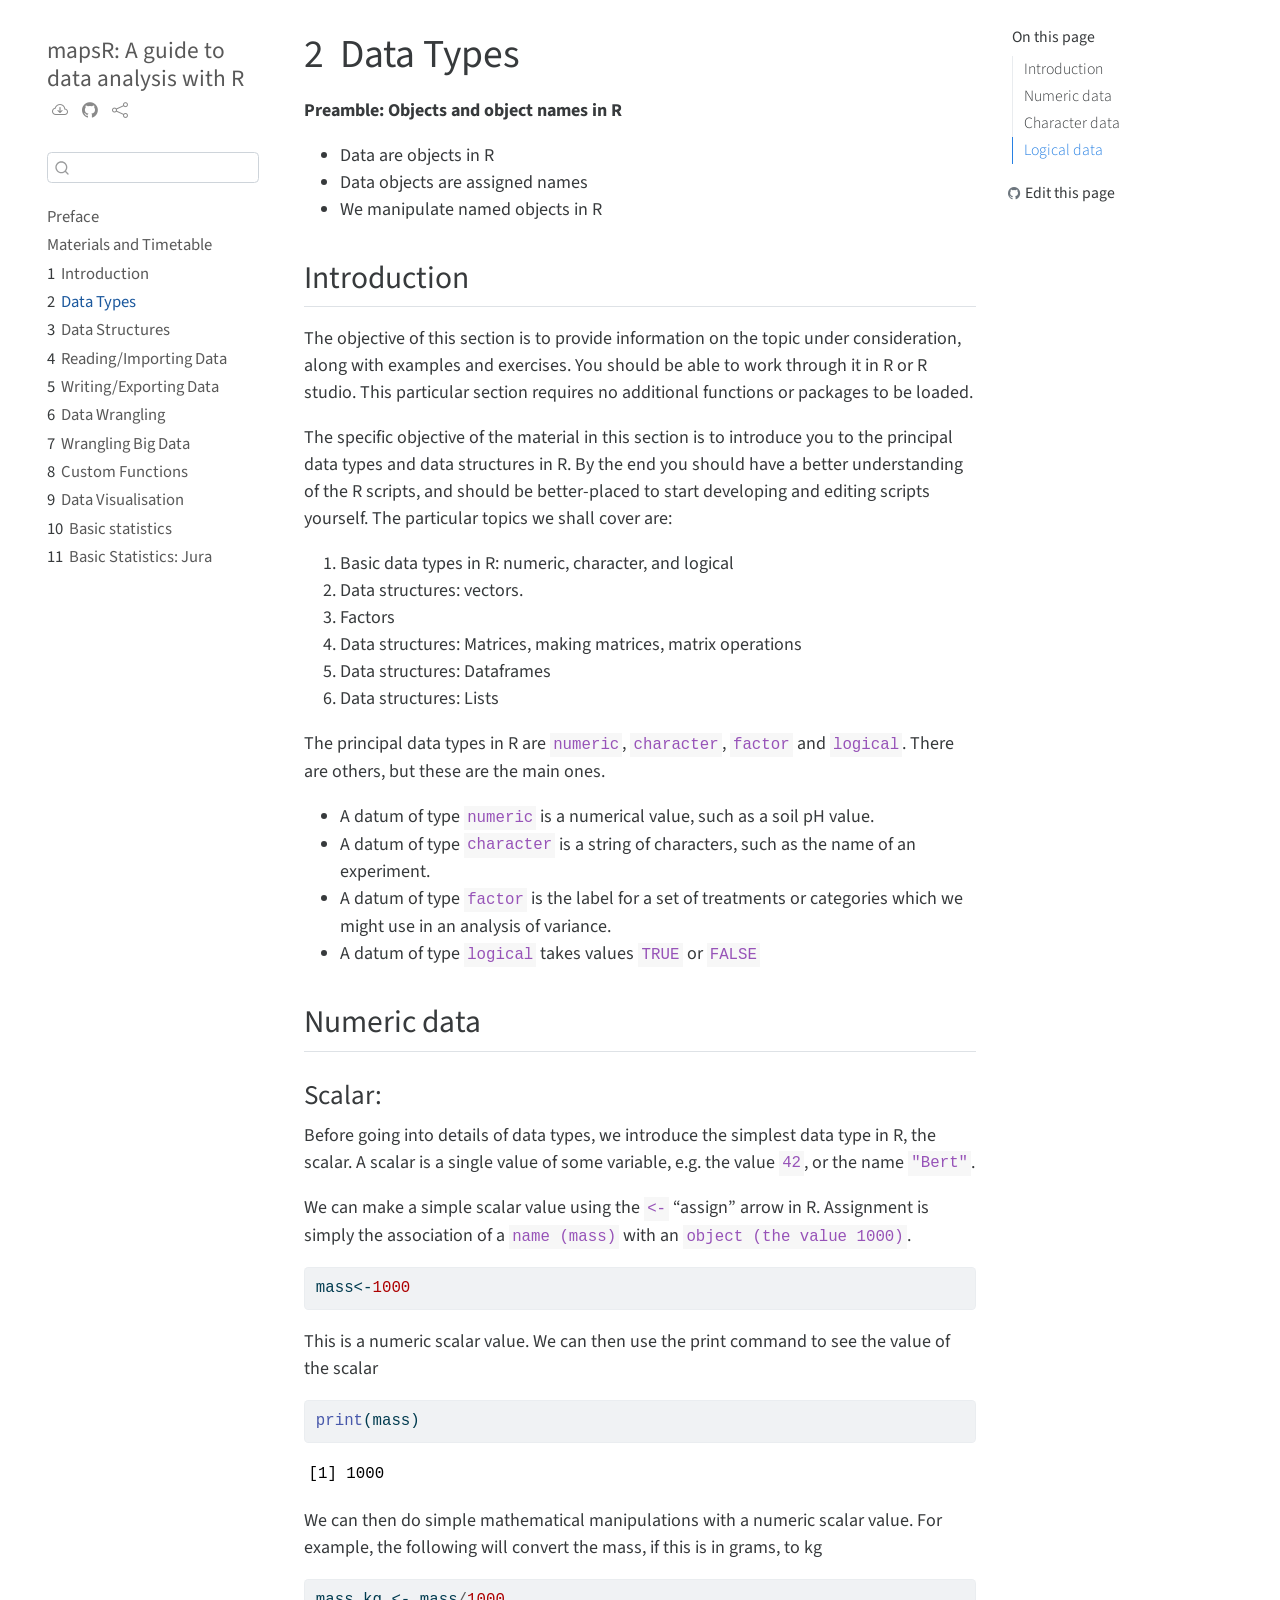
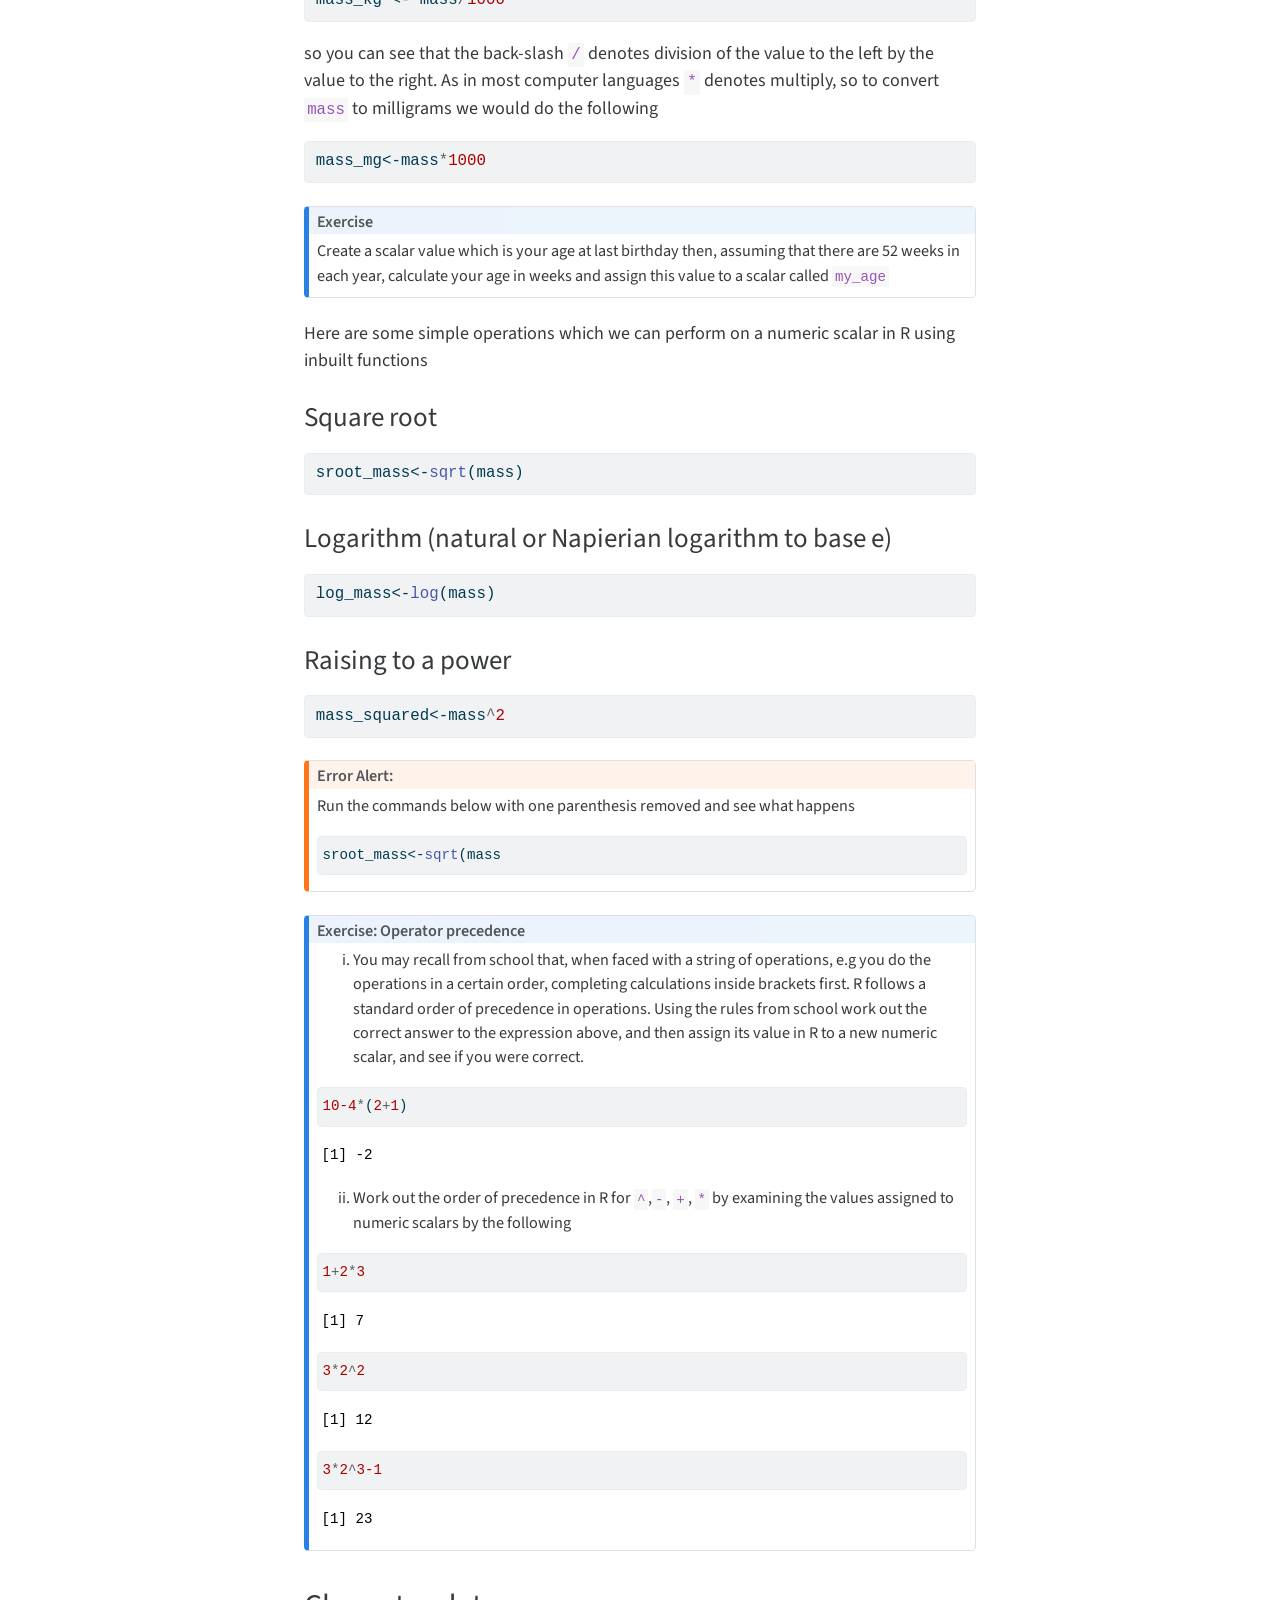
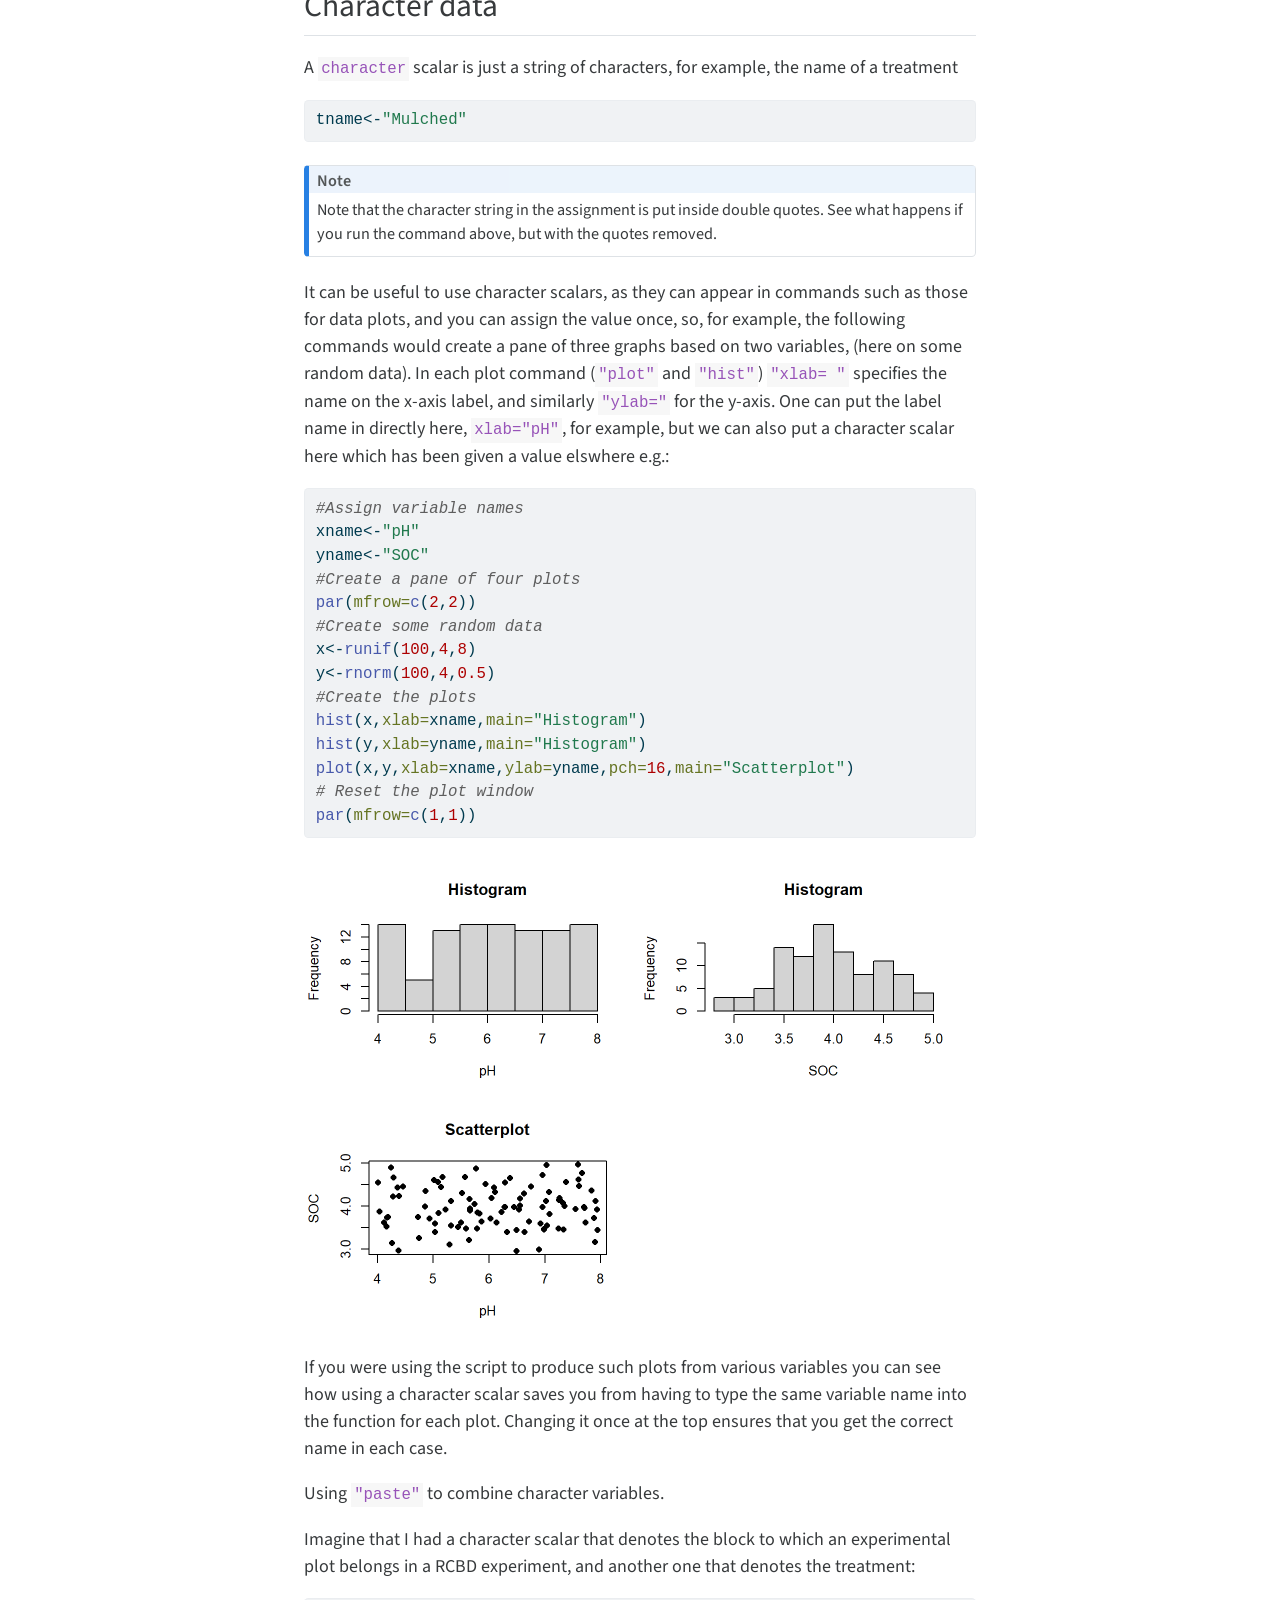
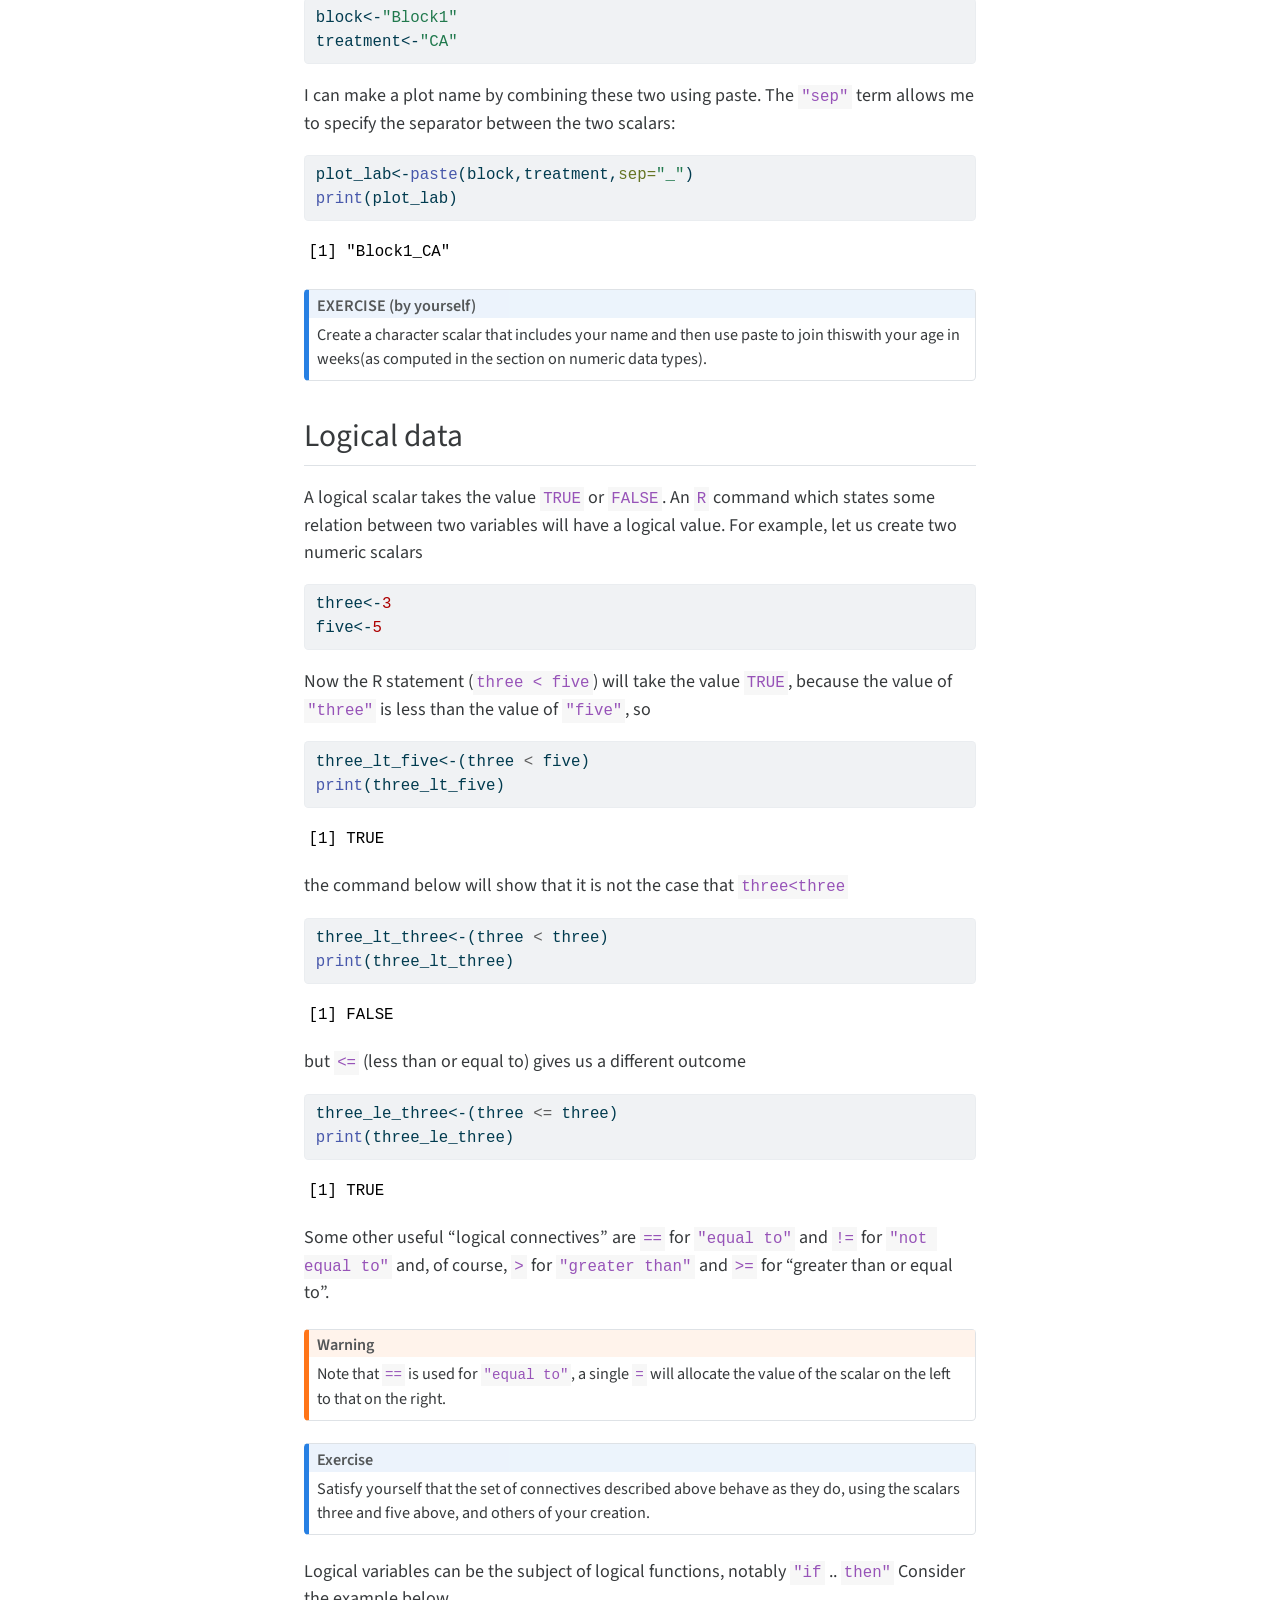
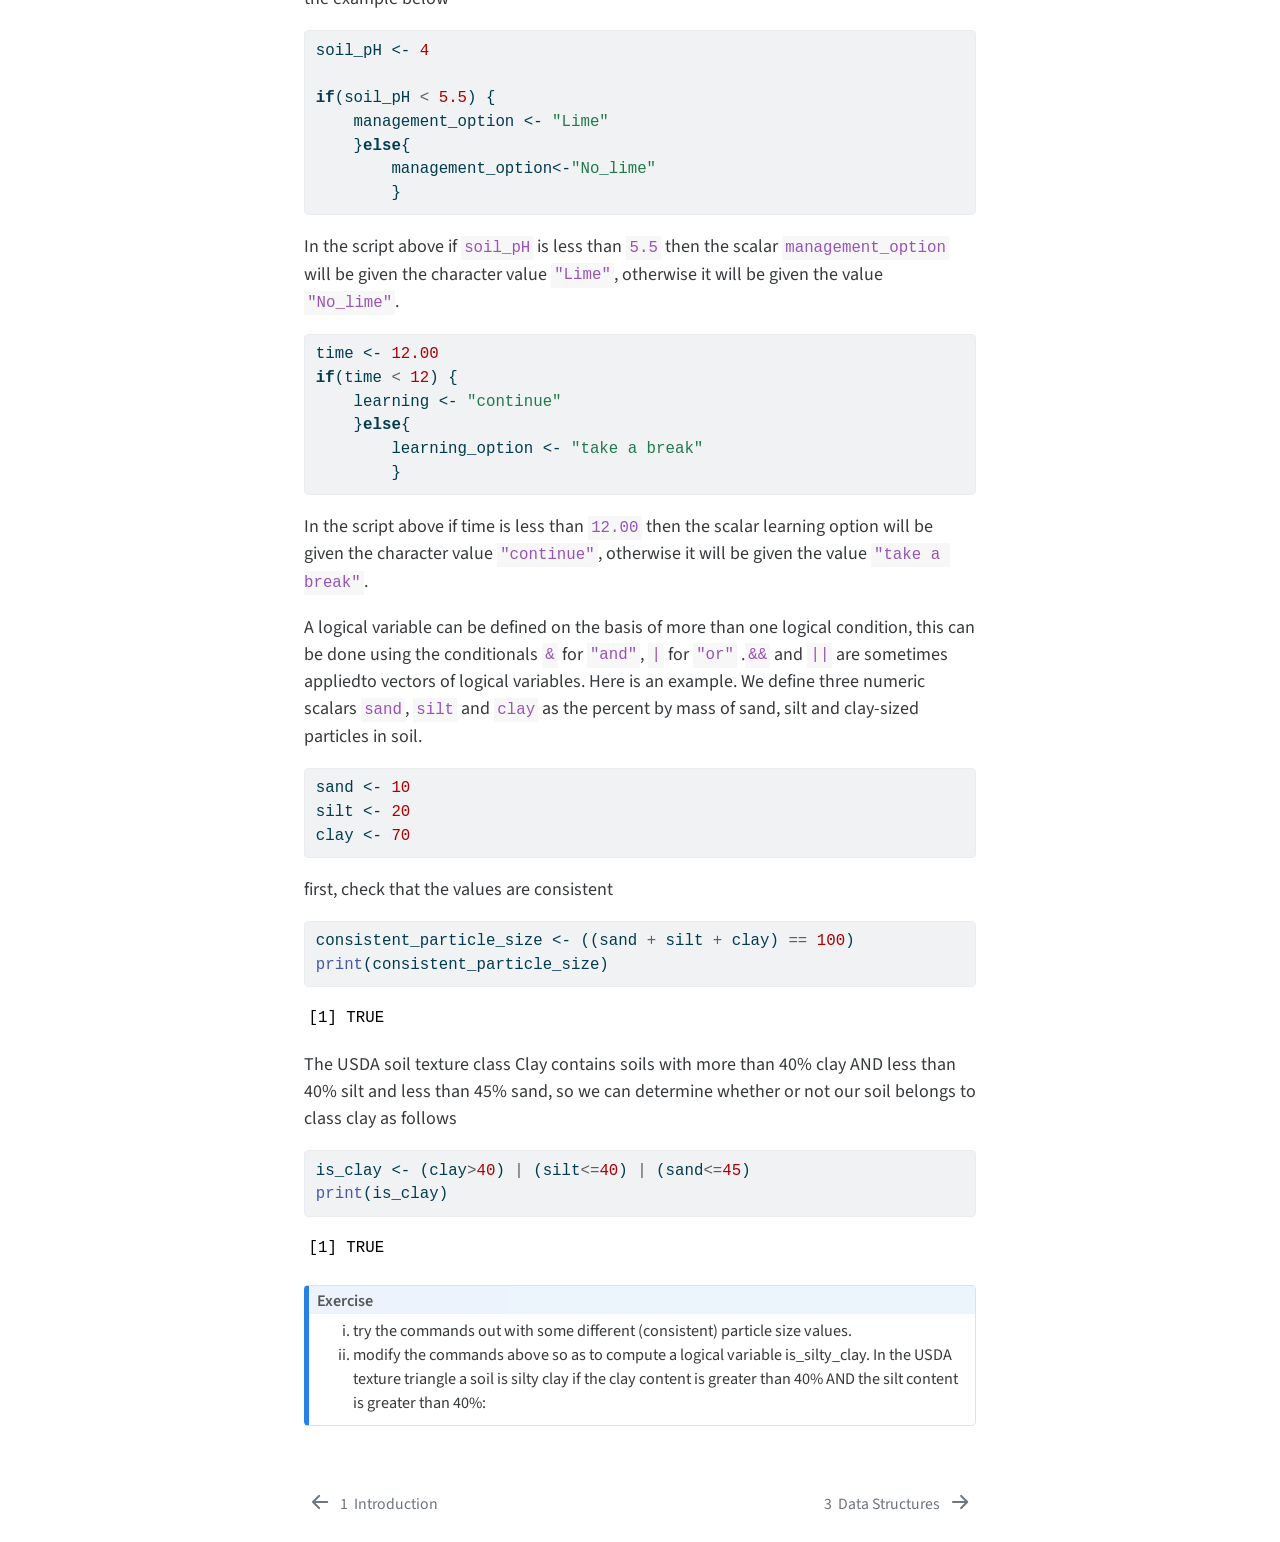
<file: docs/data_types.html>
<!DOCTYPE html>
<html xmlns="http://www.w3.org/1999/xhtml" lang="en" xml:lang="en"><head>

<meta charset="utf-8">
<meta name="generator" content="quarto-1.2.313">

<meta name="viewport" content="width=device-width, initial-scale=1.0, user-scalable=yes">


<title>mapsR: A guide to data analysis with R - 2&nbsp; Data Types</title>
<style>
code{white-space: pre-wrap;}
span.smallcaps{font-variant: small-caps;}
div.columns{display: flex; gap: min(4vw, 1.5em);}
div.column{flex: auto; overflow-x: auto;}
div.hanging-indent{margin-left: 1.5em; text-indent: -1.5em;}
ul.task-list{list-style: none;}
ul.task-list li input[type="checkbox"] {
  width: 0.8em;
  margin: 0 0.8em 0.2em -1.6em;
  vertical-align: middle;
}
pre > code.sourceCode { white-space: pre; position: relative; }
pre > code.sourceCode > span { display: inline-block; line-height: 1.25; }
pre > code.sourceCode > span:empty { height: 1.2em; }
.sourceCode { overflow: visible; }
code.sourceCode > span { color: inherit; text-decoration: inherit; }
div.sourceCode { margin: 1em 0; }
pre.sourceCode { margin: 0; }
@media screen {
div.sourceCode { overflow: auto; }
}
@media print {
pre > code.sourceCode { white-space: pre-wrap; }
pre > code.sourceCode > span { text-indent: -5em; padding-left: 5em; }
}
pre.numberSource code
  { counter-reset: source-line 0; }
pre.numberSource code > span
  { position: relative; left: -4em; counter-increment: source-line; }
pre.numberSource code > span > a:first-child::before
  { content: counter(source-line);
    position: relative; left: -1em; text-align: right; vertical-align: baseline;
    border: none; display: inline-block;
    -webkit-touch-callout: none; -webkit-user-select: none;
    -khtml-user-select: none; -moz-user-select: none;
    -ms-user-select: none; user-select: none;
    padding: 0 4px; width: 4em;
    color: #aaaaaa;
  }
pre.numberSource { margin-left: 3em; border-left: 1px solid #aaaaaa;  padding-left: 4px; }
div.sourceCode
  {   }
@media screen {
pre > code.sourceCode > span > a:first-child::before { text-decoration: underline; }
}
code span.al { color: #ff0000; font-weight: bold; } /* Alert */
code span.an { color: #60a0b0; font-weight: bold; font-style: italic; } /* Annotation */
code span.at { color: #7d9029; } /* Attribute */
code span.bn { color: #40a070; } /* BaseN */
code span.bu { color: #008000; } /* BuiltIn */
code span.cf { color: #007020; font-weight: bold; } /* ControlFlow */
code span.ch { color: #4070a0; } /* Char */
code span.cn { color: #880000; } /* Constant */
code span.co { color: #60a0b0; font-style: italic; } /* Comment */
code span.cv { color: #60a0b0; font-weight: bold; font-style: italic; } /* CommentVar */
code span.do { color: #ba2121; font-style: italic; } /* Documentation */
code span.dt { color: #902000; } /* DataType */
code span.dv { color: #40a070; } /* DecVal */
code span.er { color: #ff0000; font-weight: bold; } /* Error */
code span.ex { } /* Extension */
code span.fl { color: #40a070; } /* Float */
code span.fu { color: #06287e; } /* Function */
code span.im { color: #008000; font-weight: bold; } /* Import */
code span.in { color: #60a0b0; font-weight: bold; font-style: italic; } /* Information */
code span.kw { color: #007020; font-weight: bold; } /* Keyword */
code span.op { color: #666666; } /* Operator */
code span.ot { color: #007020; } /* Other */
code span.pp { color: #bc7a00; } /* Preprocessor */
code span.sc { color: #4070a0; } /* SpecialChar */
code span.ss { color: #bb6688; } /* SpecialString */
code span.st { color: #4070a0; } /* String */
code span.va { color: #19177c; } /* Variable */
code span.vs { color: #4070a0; } /* VerbatimString */
code span.wa { color: #60a0b0; font-weight: bold; font-style: italic; } /* Warning */
</style>


<script src="site_libs/quarto-nav/quarto-nav.js"></script>
<script src="site_libs/quarto-nav/headroom.min.js"></script>
<script src="site_libs/clipboard/clipboard.min.js"></script>
<script src="site_libs/quarto-search/autocomplete.umd.js"></script>
<script src="site_libs/quarto-search/fuse.min.js"></script>
<script src="site_libs/quarto-search/quarto-search.js"></script>
<meta name="quarto:offset" content="./">
<link href="./data_structures.html" rel="next">
<link href="./intro.html" rel="prev">
<script src="site_libs/quarto-html/quarto.js"></script>
<script src="site_libs/quarto-html/popper.min.js"></script>
<script src="site_libs/quarto-html/tippy.umd.min.js"></script>
<script src="site_libs/quarto-html/anchor.min.js"></script>
<link href="site_libs/quarto-html/tippy.css" rel="stylesheet">
<link href="site_libs/quarto-html/quarto-syntax-highlighting.css" rel="stylesheet" id="quarto-text-highlighting-styles">
<script src="site_libs/bootstrap/bootstrap.min.js"></script>
<link href="site_libs/bootstrap/bootstrap-icons.css" rel="stylesheet">
<link href="site_libs/bootstrap/bootstrap.min.css" rel="stylesheet" id="quarto-bootstrap" data-mode="light">
<script id="quarto-search-options" type="application/json">{
  "location": "sidebar",
  "copy-button": false,
  "collapse-after": 3,
  "panel-placement": "start",
  "type": "textbox",
  "limit": 20,
  "language": {
    "search-no-results-text": "No results",
    "search-matching-documents-text": "matching documents",
    "search-copy-link-title": "Copy link to search",
    "search-hide-matches-text": "Hide additional matches",
    "search-more-match-text": "more match in this document",
    "search-more-matches-text": "more matches in this document",
    "search-clear-button-title": "Clear",
    "search-detached-cancel-button-title": "Cancel",
    "search-submit-button-title": "Submit"
  }
}</script>


</head>

<body class="nav-sidebar floating">


<div id="quarto-search-results"></div>
  <header id="quarto-header" class="headroom fixed-top">
  <nav class="quarto-secondary-nav" data-bs-toggle="collapse" data-bs-target="#quarto-sidebar" aria-controls="quarto-sidebar" aria-expanded="false" aria-label="Toggle sidebar navigation" onclick="if (window.quartoToggleHeadroom) { window.quartoToggleHeadroom(); }">
    <div class="container-fluid d-flex justify-content-between">
      <h1 class="quarto-secondary-nav-title"><span class="chapter-number">2</span>&nbsp; <span class="chapter-title">Data Types</span></h1>
      <button type="button" class="quarto-btn-toggle btn" aria-label="Show secondary navigation">
        <i class="bi bi-chevron-right"></i>
      </button>
    </div>
  </nav>
</header>
<!-- content -->
<div id="quarto-content" class="quarto-container page-columns page-rows-contents page-layout-article">
<!-- sidebar -->
  <nav id="quarto-sidebar" class="sidebar collapse sidebar-navigation floating overflow-auto">
    <div class="pt-lg-2 mt-2 text-left sidebar-header">
    <div class="sidebar-title mb-0 py-0">
      <a href="./">mapsR: A guide to data analysis with R</a> 
        <div class="sidebar-tools-main tools-wide">
    <a href="https://dzvoti.github.io/mapsR/data.zip" title="" class="sidebar-tool px-1"><i class="bi bi-cloud-arrow-down"></i></a>
    <a href="https://github.com/dzvoti/mapsR/" title="Source Code" class="sidebar-tool px-1"><i class="bi bi-github"></i></a>
    <a href="" title="Share" id="sidebar-tool-dropdown-0" class="sidebar-tool dropdown-toggle px-1" data-bs-toggle="dropdown" aria-expanded="false"><i class="bi bi-share"></i></a>
    <ul class="dropdown-menu" aria-labelledby="sidebar-tool-dropdown-0">
        <li>
          <a class="dropdown-item sidebar-tools-main-item" href="https://twitter.com/intent/tweet?url=|url|">
            <i class="bi bi-bi-twitter pe-1"></i>
          Twitter
          </a>
        </li>
        <li>
          <a class="dropdown-item sidebar-tools-main-item" href="https://www.facebook.com/sharer/sharer.php?u=|url|">
            <i class="bi bi-bi-facebook pe-1"></i>
          Facebook
          </a>
        </li>
    </ul>
</div>
    </div>
      </div>
      <div class="mt-2 flex-shrink-0 align-items-center">
        <div class="sidebar-search">
        <div id="quarto-search" class="" title="Search"></div>
        </div>
      </div>
    <div class="sidebar-menu-container"> 
    <ul class="list-unstyled mt-1">
        <li class="sidebar-item">
  <div class="sidebar-item-container"> 
  <a href="./index.html" class="sidebar-item-text sidebar-link">Preface</a>
  </div>
</li>
        <li class="sidebar-item">
  <div class="sidebar-item-container"> 
  <a href="./timetable.html" class="sidebar-item-text sidebar-link">Materials and Timetable</a>
  </div>
</li>
        <li class="sidebar-item">
  <div class="sidebar-item-container"> 
  <a href="./intro.html" class="sidebar-item-text sidebar-link"><span class="chapter-number">1</span>&nbsp; <span class="chapter-title">Introduction</span></a>
  </div>
</li>
        <li class="sidebar-item">
  <div class="sidebar-item-container"> 
  <a href="./data_types.html" class="sidebar-item-text sidebar-link active"><span class="chapter-number">2</span>&nbsp; <span class="chapter-title">Data Types</span></a>
  </div>
</li>
        <li class="sidebar-item">
  <div class="sidebar-item-container"> 
  <a href="./data_structures.html" class="sidebar-item-text sidebar-link"><span class="chapter-number">3</span>&nbsp; <span class="chapter-title">Data Structures</span></a>
  </div>
</li>
        <li class="sidebar-item">
  <div class="sidebar-item-container"> 
  <a href="./reading_data.html" class="sidebar-item-text sidebar-link"><span class="chapter-number">4</span>&nbsp; <span class="chapter-title">Reading/Importing Data</span></a>
  </div>
</li>
        <li class="sidebar-item">
  <div class="sidebar-item-container"> 
  <a href="./writing_data.html" class="sidebar-item-text sidebar-link"><span class="chapter-number">5</span>&nbsp; <span class="chapter-title">Writing/Exporting Data</span></a>
  </div>
</li>
        <li class="sidebar-item">
  <div class="sidebar-item-container"> 
  <a href="./data_wrangling.html" class="sidebar-item-text sidebar-link"><span class="chapter-number">6</span>&nbsp; <span class="chapter-title">Data Wrangling</span></a>
  </div>
</li>
        <li class="sidebar-item">
  <div class="sidebar-item-container"> 
  <a href="./big_data.html" class="sidebar-item-text sidebar-link"><span class="chapter-number">7</span>&nbsp; <span class="chapter-title">Wrangling Big Data</span></a>
  </div>
</li>
        <li class="sidebar-item">
  <div class="sidebar-item-container"> 
  <a href="./functions.html" class="sidebar-item-text sidebar-link"><span class="chapter-number">8</span>&nbsp; <span class="chapter-title">Custom Functions</span></a>
  </div>
</li>
        <li class="sidebar-item">
  <div class="sidebar-item-container"> 
  <a href="./data_visualisation.html" class="sidebar-item-text sidebar-link"><span class="chapter-number">9</span>&nbsp; <span class="chapter-title">Data Visualisation</span></a>
  </div>
</li>
        <li class="sidebar-item">
  <div class="sidebar-item-container"> 
  <a href="./basic_statistics.html" class="sidebar-item-text sidebar-link"><span class="chapter-number">10</span>&nbsp; <span class="chapter-title">Basic statistics</span></a>
  </div>
</li>
        <li class="sidebar-item">
  <div class="sidebar-item-container"> 
  <a href="./jura.html" class="sidebar-item-text sidebar-link"><span class="chapter-number">11</span>&nbsp; <span class="chapter-title">Basic Statistics: Jura</span></a>
  </div>
</li>
    </ul>
    </div>
</nav>
<!-- margin-sidebar -->
    <div id="quarto-margin-sidebar" class="sidebar margin-sidebar">
        <nav id="TOC" role="doc-toc" class="toc-active">
    <h2 id="toc-title">On this page</h2>
   
  <ul>
  <li><a href="#introduction" id="toc-introduction" class="nav-link active" data-scroll-target="#introduction">Introduction</a></li>
  <li><a href="#numeric-data" id="toc-numeric-data" class="nav-link" data-scroll-target="#numeric-data">Numeric data</a>
  <ul class="collapse">
  <li><a href="#scalar" id="toc-scalar" class="nav-link" data-scroll-target="#scalar">Scalar:</a></li>
  <li><a href="#square-root" id="toc-square-root" class="nav-link" data-scroll-target="#square-root">Square root</a></li>
  <li><a href="#logarithm-natural-or-napierian-logarithm-to-base-e" id="toc-logarithm-natural-or-napierian-logarithm-to-base-e" class="nav-link" data-scroll-target="#logarithm-natural-or-napierian-logarithm-to-base-e">Logarithm (natural or Napierian logarithm to base e)</a></li>
  <li><a href="#raising-to-a-power" id="toc-raising-to-a-power" class="nav-link" data-scroll-target="#raising-to-a-power">Raising to a power</a></li>
  </ul></li>
  <li><a href="#character-data" id="toc-character-data" class="nav-link" data-scroll-target="#character-data">Character data</a></li>
  <li><a href="#logical-data" id="toc-logical-data" class="nav-link" data-scroll-target="#logical-data">Logical data</a></li>
  </ul>
<div class="toc-actions"><div><i class="bi bi-github"></i></div><div class="action-links"><p><a href="https://github.com/dzvoti/mapsR/edit/main/data_types.qmd" class="toc-action">Edit this page</a></p></div></div></nav>
    </div>
<!-- main -->
<main class="content" id="quarto-document-content">

<header id="title-block-header" class="quarto-title-block default">
<div class="quarto-title">
<h1 class="title d-none d-lg-block"><span class="chapter-number">2</span>&nbsp; <span class="chapter-title">Data Types</span></h1>
</div>



<div class="quarto-title-meta">

    
  
    
  </div>
  

</header>

<p><strong>Preamble: Objects and object names in R</strong></p>
<ul>
<li>Data are objects in R</li>
<li>Data objects are assigned names</li>
<li>We manipulate named objects in R</li>
</ul>
<section id="introduction" class="level2">
<h2 class="anchored" data-anchor-id="introduction">Introduction</h2>
<p>The objective of this section is to provide information on the topic under consideration, along with examples and exercises. You should be able to work through it in R or R studio. This particular section requires no additional functions or packages to be loaded.</p>
<p>The specific objective of the material in this section is to introduce you to the principal data types and data structures in R. By the end you should have a better understanding of the R scripts, and should be better-placed to start developing and editing scripts yourself. The particular topics we shall cover are:</p>
<ol type="1">
<li>Basic data types in R: numeric, character, and logical</li>
<li>Data structures: vectors.<br>
</li>
<li>Factors</li>
<li>Data structures: Matrices, making matrices, matrix operations</li>
<li>Data structures: Dataframes</li>
<li>Data structures: Lists</li>
</ol>
<p>The principal data types in R are <code>numeric</code>, <code>character</code>, <code>factor</code> and <code>logical</code>. There are others, but these are the main ones.</p>
<ul>
<li>A datum of type <code>numeric</code> is a numerical value, such as a soil pH value.</li>
<li>A datum of type <code>character</code> is a string of characters, such as the name of an experiment.</li>
<li>A datum of type <code>factor</code> is the label for a set of treatments or categories which we might use in an analysis of variance.<br>
</li>
<li>A datum of type <code>logical</code> takes values <code>TRUE</code> or <code>FALSE</code></li>
</ul>
</section>
<section id="numeric-data" class="level2">
<h2 class="anchored" data-anchor-id="numeric-data">Numeric data</h2>
<section id="scalar" class="level3">
<h3 class="anchored" data-anchor-id="scalar">Scalar:</h3>
<p>Before going into details of data types, we introduce the simplest data type in R, the scalar. A scalar is a single value of some variable, e.g.&nbsp;the value <code>42</code>, or the name <code>"Bert"</code>.</p>
<p>We can make a simple scalar value using the <code>&lt;-</code> “assign” arrow in R. Assignment is simply the association of a <code>name (mass)</code> with an <code>object (the value 1000)</code>.</p>
<div class="cell">
<div class="sourceCode cell-code" id="cb1"><pre class="sourceCode r code-with-copy"><code class="sourceCode r"><span id="cb1-1"><a href="#cb1-1" aria-hidden="true" tabindex="-1"></a>mass<span class="ot">&lt;-</span><span class="dv">1000</span></span></code><button title="Copy to Clipboard" class="code-copy-button"><i class="bi"></i></button></pre></div>
</div>
<p>This is a numeric scalar value. We can then use the print command to see the value of the scalar</p>
<div class="cell">
<div class="sourceCode cell-code" id="cb2"><pre class="sourceCode r code-with-copy"><code class="sourceCode r"><span id="cb2-1"><a href="#cb2-1" aria-hidden="true" tabindex="-1"></a><span class="fu">print</span>(mass)</span></code><button title="Copy to Clipboard" class="code-copy-button"><i class="bi"></i></button></pre></div>
<div class="cell-output cell-output-stdout">
<pre><code>[1] 1000</code></pre>
</div>
</div>
<p>We can then do simple mathematical manipulations with a numeric scalar value. For example, the following will convert the mass, if this is in grams, to kg</p>
<div class="cell">
<div class="sourceCode cell-code" id="cb4"><pre class="sourceCode r code-with-copy"><code class="sourceCode r"><span id="cb4-1"><a href="#cb4-1" aria-hidden="true" tabindex="-1"></a>mass_kg <span class="ot">&lt;-</span> mass<span class="sc">/</span><span class="dv">1000</span></span></code><button title="Copy to Clipboard" class="code-copy-button"><i class="bi"></i></button></pre></div>
</div>
<p>so you can see that the back-slash <code>/</code> denotes division of the value to the left by the value to the right. As in most computer languages <code>*</code> denotes multiply, so to convert <code>mass</code> to milligrams we would do the following</p>
<div class="cell">
<div class="sourceCode cell-code" id="cb5"><pre class="sourceCode r code-with-copy"><code class="sourceCode r"><span id="cb5-1"><a href="#cb5-1" aria-hidden="true" tabindex="-1"></a>mass_mg<span class="ot">&lt;-</span>mass<span class="sc">*</span><span class="dv">1000</span></span></code><button title="Copy to Clipboard" class="code-copy-button"><i class="bi"></i></button></pre></div>
</div>
<div class="callout-note callout callout-style-default no-icon callout-captioned">
<div class="callout-header d-flex align-content-center">
<div class="callout-icon-container">
<i class="callout-icon no-icon"></i>
</div>
<div class="callout-caption-container flex-fill">
Exercise
</div>
</div>
<div class="callout-body-container callout-body">
<p>Create a scalar value which is your age at last birthday then, assuming that there are 52 weeks in each year, calculate your age in weeks and assign this value to a scalar called <code>my_age</code></p>
</div>
</div>
<p>Here are some simple operations which we can perform on a numeric scalar in R using inbuilt functions</p>
</section>
<section id="square-root" class="level3">
<h3 class="anchored" data-anchor-id="square-root">Square root</h3>
<div class="cell">
<div class="sourceCode cell-code" id="cb6"><pre class="sourceCode r code-with-copy"><code class="sourceCode r"><span id="cb6-1"><a href="#cb6-1" aria-hidden="true" tabindex="-1"></a>sroot_mass<span class="ot">&lt;-</span><span class="fu">sqrt</span>(mass)</span></code><button title="Copy to Clipboard" class="code-copy-button"><i class="bi"></i></button></pre></div>
</div>
</section>
<section id="logarithm-natural-or-napierian-logarithm-to-base-e" class="level3">
<h3 class="anchored" data-anchor-id="logarithm-natural-or-napierian-logarithm-to-base-e">Logarithm (natural or Napierian logarithm to base e)</h3>
<div class="cell">
<div class="sourceCode cell-code" id="cb7"><pre class="sourceCode r code-with-copy"><code class="sourceCode r"><span id="cb7-1"><a href="#cb7-1" aria-hidden="true" tabindex="-1"></a>log_mass<span class="ot">&lt;-</span><span class="fu">log</span>(mass)</span></code><button title="Copy to Clipboard" class="code-copy-button"><i class="bi"></i></button></pre></div>
</div>
</section>
<section id="raising-to-a-power" class="level3">
<h3 class="anchored" data-anchor-id="raising-to-a-power">Raising to a power</h3>
<div class="cell">
<div class="sourceCode cell-code" id="cb8"><pre class="sourceCode r code-with-copy"><code class="sourceCode r"><span id="cb8-1"><a href="#cb8-1" aria-hidden="true" tabindex="-1"></a>mass_squared<span class="ot">&lt;-</span>mass<span class="sc">^</span><span class="dv">2</span></span></code><button title="Copy to Clipboard" class="code-copy-button"><i class="bi"></i></button></pre></div>
</div>
<div class="callout-warning callout callout-style-default no-icon callout-captioned">
<div class="callout-header d-flex align-content-center">
<div class="callout-icon-container">
<i class="callout-icon no-icon"></i>
</div>
<div class="callout-caption-container flex-fill">
Error Alert:
</div>
</div>
<div class="callout-body-container callout-body">
<p>Run the commands below with one parenthesis removed and see what happens</p>
<div class="cell">
<div class="sourceCode cell-code" id="cb9"><pre class="sourceCode r code-with-copy"><code class="sourceCode r"><span id="cb9-1"><a href="#cb9-1" aria-hidden="true" tabindex="-1"></a>sroot_mass<span class="ot">&lt;-</span><span class="fu">sqrt</span>(mass</span></code><button title="Copy to Clipboard" class="code-copy-button"><i class="bi"></i></button></pre></div>
</div>
</div>
</div>
<div class="callout-note callout callout-style-default no-icon callout-captioned">
<div class="callout-header d-flex align-content-center">
<div class="callout-icon-container">
<i class="callout-icon no-icon"></i>
</div>
<div class="callout-caption-container flex-fill">
Exercise: Operator precedence
</div>
</div>
<div class="callout-body-container callout-body">
<ol type="i">
<li>You may recall from school that, when faced with a string of operations, e.g you do the operations in a certain order, completing calculations inside brackets first. R follows a standard order of precedence in operations. Using the rules from school work out the correct answer to the expression above, and then assign its value in R to a new numeric scalar, and see if you were correct.</li>
</ol>
<div class="cell">
<div class="sourceCode cell-code" id="cb10"><pre class="sourceCode r code-with-copy"><code class="sourceCode r"><span id="cb10-1"><a href="#cb10-1" aria-hidden="true" tabindex="-1"></a><span class="dv">10-4</span><span class="sc">*</span>(<span class="dv">2</span><span class="sc">+</span><span class="dv">1</span>)</span></code><button title="Copy to Clipboard" class="code-copy-button"><i class="bi"></i></button></pre></div>
<div class="cell-output cell-output-stdout">
<pre><code>[1] -2</code></pre>
</div>
</div>
<ol start="2" type="i">
<li>Work out the order of precedence in R for <code>^</code>,<code>-</code>, <code>+</code>, <code>*</code> by examining the values assigned to numeric scalars by the following</li>
</ol>
<div class="cell">
<div class="sourceCode cell-code" id="cb12"><pre class="sourceCode r code-with-copy"><code class="sourceCode r"><span id="cb12-1"><a href="#cb12-1" aria-hidden="true" tabindex="-1"></a><span class="dv">1</span><span class="sc">+</span><span class="dv">2</span><span class="sc">*</span><span class="dv">3</span></span></code><button title="Copy to Clipboard" class="code-copy-button"><i class="bi"></i></button></pre></div>
<div class="cell-output cell-output-stdout">
<pre><code>[1] 7</code></pre>
</div>
<div class="sourceCode cell-code" id="cb14"><pre class="sourceCode r code-with-copy"><code class="sourceCode r"><span id="cb14-1"><a href="#cb14-1" aria-hidden="true" tabindex="-1"></a><span class="dv">3</span><span class="sc">*</span><span class="dv">2</span><span class="sc">^</span><span class="dv">2</span></span></code><button title="Copy to Clipboard" class="code-copy-button"><i class="bi"></i></button></pre></div>
<div class="cell-output cell-output-stdout">
<pre><code>[1] 12</code></pre>
</div>
<div class="sourceCode cell-code" id="cb16"><pre class="sourceCode r code-with-copy"><code class="sourceCode r"><span id="cb16-1"><a href="#cb16-1" aria-hidden="true" tabindex="-1"></a><span class="dv">3</span><span class="sc">*</span><span class="dv">2</span><span class="sc">^</span><span class="dv">3-1</span></span></code><button title="Copy to Clipboard" class="code-copy-button"><i class="bi"></i></button></pre></div>
<div class="cell-output cell-output-stdout">
<pre><code>[1] 23</code></pre>
</div>
</div>
</div>
</div>
</section>
</section>
<section id="character-data" class="level2">
<h2 class="anchored" data-anchor-id="character-data">Character data</h2>
<p>A <code>character</code> scalar is just a string of characters, for example, the name of a treatment</p>
<div class="cell">
<div class="sourceCode cell-code" id="cb18"><pre class="sourceCode r code-with-copy"><code class="sourceCode r"><span id="cb18-1"><a href="#cb18-1" aria-hidden="true" tabindex="-1"></a>tname<span class="ot">&lt;-</span><span class="st">"Mulched"</span></span></code><button title="Copy to Clipboard" class="code-copy-button"><i class="bi"></i></button></pre></div>
</div>
<div class="callout-note callout callout-style-default no-icon callout-captioned">
<div class="callout-header d-flex align-content-center">
<div class="callout-icon-container">
<i class="callout-icon no-icon"></i>
</div>
<div class="callout-caption-container flex-fill">
Note
</div>
</div>
<div class="callout-body-container callout-body">
<p>Note that the character string in the assignment is put inside double quotes. See what happens if you run the command above, but with the quotes removed.</p>
</div>
</div>
<p>It can be useful to use character scalars, as they can appear in commands such as those for data plots, and you can assign the value once, so, for example, the following commands would create a pane of three graphs based on two variables, (here on some random data). In each plot command (<code>"plot"</code> and <code>"hist"</code>) <code>"xlab= "</code> specifies the name on the x-axis label, and similarly <code>"ylab="</code> for the y-axis. One can put the label name in directly here, <code>xlab="pH"</code>, for example, but we can also put a character scalar here which has been given a value elswhere e.g.:</p>
<div class="cell">
<div class="sourceCode cell-code" id="cb19"><pre class="sourceCode r code-with-copy"><code class="sourceCode r"><span id="cb19-1"><a href="#cb19-1" aria-hidden="true" tabindex="-1"></a><span class="co">#Assign variable names</span></span>
<span id="cb19-2"><a href="#cb19-2" aria-hidden="true" tabindex="-1"></a>xname<span class="ot">&lt;-</span><span class="st">"pH"</span></span>
<span id="cb19-3"><a href="#cb19-3" aria-hidden="true" tabindex="-1"></a>yname<span class="ot">&lt;-</span><span class="st">"SOC"</span></span>
<span id="cb19-4"><a href="#cb19-4" aria-hidden="true" tabindex="-1"></a><span class="co">#Create a pane of four plots</span></span>
<span id="cb19-5"><a href="#cb19-5" aria-hidden="true" tabindex="-1"></a><span class="fu">par</span>(<span class="at">mfrow=</span><span class="fu">c</span>(<span class="dv">2</span>,<span class="dv">2</span>))</span>
<span id="cb19-6"><a href="#cb19-6" aria-hidden="true" tabindex="-1"></a><span class="co">#Create some random data</span></span>
<span id="cb19-7"><a href="#cb19-7" aria-hidden="true" tabindex="-1"></a>x<span class="ot">&lt;-</span><span class="fu">runif</span>(<span class="dv">100</span>,<span class="dv">4</span>,<span class="dv">8</span>)</span>
<span id="cb19-8"><a href="#cb19-8" aria-hidden="true" tabindex="-1"></a>y<span class="ot">&lt;-</span><span class="fu">rnorm</span>(<span class="dv">100</span>,<span class="dv">4</span>,<span class="fl">0.5</span>)</span>
<span id="cb19-9"><a href="#cb19-9" aria-hidden="true" tabindex="-1"></a><span class="co">#Create the plots</span></span>
<span id="cb19-10"><a href="#cb19-10" aria-hidden="true" tabindex="-1"></a><span class="fu">hist</span>(x,<span class="at">xlab=</span>xname,<span class="at">main=</span><span class="st">"Histogram"</span>)</span>
<span id="cb19-11"><a href="#cb19-11" aria-hidden="true" tabindex="-1"></a><span class="fu">hist</span>(y,<span class="at">xlab=</span>yname,<span class="at">main=</span><span class="st">"Histogram"</span>)</span>
<span id="cb19-12"><a href="#cb19-12" aria-hidden="true" tabindex="-1"></a><span class="fu">plot</span>(x,y,<span class="at">xlab=</span>xname,<span class="at">ylab=</span>yname,<span class="at">pch=</span><span class="dv">16</span>,<span class="at">main=</span><span class="st">"Scatterplot"</span>)</span>
<span id="cb19-13"><a href="#cb19-13" aria-hidden="true" tabindex="-1"></a><span class="co"># Reset the plot window</span></span>
<span id="cb19-14"><a href="#cb19-14" aria-hidden="true" tabindex="-1"></a><span class="fu">par</span>(<span class="at">mfrow=</span><span class="fu">c</span>(<span class="dv">1</span>,<span class="dv">1</span>))</span></code><button title="Copy to Clipboard" class="code-copy-button"><i class="bi"></i></button></pre></div>
<div class="cell-output-display">
<p><img src="data_types_files/figure-html/unnamed-chunk-12-1.png" class="img-fluid" width="672"></p>
</div>
</div>
<p>If you were using the script to produce such plots from various variables you can see how using a character scalar saves you from having to type the same variable name into the function for each plot. Changing it once at the top ensures that you get the correct name in each case.</p>
<p>Using <code>"paste"</code> to combine character variables.</p>
<p>Imagine that I had a character scalar that denotes the block to which an experimental plot belongs in a RCBD experiment, and another one that denotes the treatment:</p>
<div class="cell">
<div class="sourceCode cell-code" id="cb20"><pre class="sourceCode r code-with-copy"><code class="sourceCode r"><span id="cb20-1"><a href="#cb20-1" aria-hidden="true" tabindex="-1"></a>block<span class="ot">&lt;-</span><span class="st">"Block1"</span></span>
<span id="cb20-2"><a href="#cb20-2" aria-hidden="true" tabindex="-1"></a>treatment<span class="ot">&lt;-</span><span class="st">"CA"</span></span></code><button title="Copy to Clipboard" class="code-copy-button"><i class="bi"></i></button></pre></div>
</div>
<p>I can make a plot name by combining these two using paste. The <code>"sep"</code> term allows me to specify the separator between the two scalars:</p>
<div class="cell">
<div class="sourceCode cell-code" id="cb21"><pre class="sourceCode r code-with-copy"><code class="sourceCode r"><span id="cb21-1"><a href="#cb21-1" aria-hidden="true" tabindex="-1"></a>plot_lab<span class="ot">&lt;-</span><span class="fu">paste</span>(block,treatment,<span class="at">sep=</span><span class="st">"_"</span>)</span>
<span id="cb21-2"><a href="#cb21-2" aria-hidden="true" tabindex="-1"></a><span class="fu">print</span>(plot_lab)</span></code><button title="Copy to Clipboard" class="code-copy-button"><i class="bi"></i></button></pre></div>
<div class="cell-output cell-output-stdout">
<pre><code>[1] "Block1_CA"</code></pre>
</div>
</div>
<div class="callout-note callout callout-style-default no-icon callout-captioned">
<div class="callout-header d-flex align-content-center">
<div class="callout-icon-container">
<i class="callout-icon no-icon"></i>
</div>
<div class="callout-caption-container flex-fill">
EXERCISE (by yourself)
</div>
</div>
<div class="callout-body-container callout-body">
<p>Create a character scalar that includes your name and then use paste to join thiswith your age in weeks(as computed in the section on numeric data types).</p>
</div>
</div>
</section>
<section id="logical-data" class="level2">
<h2 class="anchored" data-anchor-id="logical-data">Logical data</h2>
<p>A logical scalar takes the value <code>TRUE</code> or <code>FALSE</code>. An <code>R</code> command which states some relation between two variables will have a logical value. For example, let us create two numeric scalars</p>
<div class="cell">
<div class="sourceCode cell-code" id="cb23"><pre class="sourceCode r code-with-copy"><code class="sourceCode r"><span id="cb23-1"><a href="#cb23-1" aria-hidden="true" tabindex="-1"></a>three<span class="ot">&lt;-</span><span class="dv">3</span></span>
<span id="cb23-2"><a href="#cb23-2" aria-hidden="true" tabindex="-1"></a>five<span class="ot">&lt;-</span><span class="dv">5</span></span></code><button title="Copy to Clipboard" class="code-copy-button"><i class="bi"></i></button></pre></div>
</div>
<p>Now the R statement (<code>three &lt; five</code>) will take the value <code>TRUE</code>, because the value of <code>"three"</code> is less than the value of <code>"five"</code>, so</p>
<div class="cell">
<div class="sourceCode cell-code" id="cb24"><pre class="sourceCode r code-with-copy"><code class="sourceCode r"><span id="cb24-1"><a href="#cb24-1" aria-hidden="true" tabindex="-1"></a>three_lt_five<span class="ot">&lt;-</span>(three <span class="sc">&lt;</span> five)</span>
<span id="cb24-2"><a href="#cb24-2" aria-hidden="true" tabindex="-1"></a><span class="fu">print</span>(three_lt_five)</span></code><button title="Copy to Clipboard" class="code-copy-button"><i class="bi"></i></button></pre></div>
<div class="cell-output cell-output-stdout">
<pre><code>[1] TRUE</code></pre>
</div>
</div>
<p>the command below will show that it is not the case that <code>three&lt;three</code></p>
<div class="cell">
<div class="sourceCode cell-code" id="cb26"><pre class="sourceCode r code-with-copy"><code class="sourceCode r"><span id="cb26-1"><a href="#cb26-1" aria-hidden="true" tabindex="-1"></a>three_lt_three<span class="ot">&lt;-</span>(three <span class="sc">&lt;</span> three)</span>
<span id="cb26-2"><a href="#cb26-2" aria-hidden="true" tabindex="-1"></a><span class="fu">print</span>(three_lt_three)</span></code><button title="Copy to Clipboard" class="code-copy-button"><i class="bi"></i></button></pre></div>
<div class="cell-output cell-output-stdout">
<pre><code>[1] FALSE</code></pre>
</div>
</div>
<p>but <code>&lt;=</code> (less than or equal to) gives us a different outcome</p>
<div class="cell">
<div class="sourceCode cell-code" id="cb28"><pre class="sourceCode r code-with-copy"><code class="sourceCode r"><span id="cb28-1"><a href="#cb28-1" aria-hidden="true" tabindex="-1"></a>three_le_three<span class="ot">&lt;-</span>(three <span class="sc">&lt;=</span> three)</span>
<span id="cb28-2"><a href="#cb28-2" aria-hidden="true" tabindex="-1"></a><span class="fu">print</span>(three_le_three)</span></code><button title="Copy to Clipboard" class="code-copy-button"><i class="bi"></i></button></pre></div>
<div class="cell-output cell-output-stdout">
<pre><code>[1] TRUE</code></pre>
</div>
</div>
<p>Some other useful “logical connectives” are <code>==</code> for <code>"equal to"</code> and <code>!=</code> for <code>"not equal to"</code> and, of course, <code>&gt;</code> for <code>"greater than"</code> and <code>&gt;=</code> for “greater than or equal to”.</p>
<div class="callout-warning callout callout-style-default no-icon callout-captioned">
<div class="callout-header d-flex align-content-center">
<div class="callout-icon-container">
<i class="callout-icon no-icon"></i>
</div>
<div class="callout-caption-container flex-fill">
Warning
</div>
</div>
<div class="callout-body-container callout-body">
<p>Note that <code>==</code> is used for <code>"equal to"</code>, a single <code>=</code> will allocate the value of the scalar on the left to that on the right.</p>
</div>
</div>
<div class="callout-note callout callout-style-default no-icon callout-captioned">
<div class="callout-header d-flex align-content-center">
<div class="callout-icon-container">
<i class="callout-icon no-icon"></i>
</div>
<div class="callout-caption-container flex-fill">
Exercise
</div>
</div>
<div class="callout-body-container callout-body">
<p>Satisfy yourself that the set of connectives described above behave as they do, using the scalars three and five above, and others of your creation.</p>
</div>
</div>
<p>Logical variables can be the subject of logical functions, notably <code>"if</code> .. <code>then"</code> Consider the example below</p>
<div class="cell">
<div class="sourceCode cell-code" id="cb30"><pre class="sourceCode r code-with-copy"><code class="sourceCode r"><span id="cb30-1"><a href="#cb30-1" aria-hidden="true" tabindex="-1"></a>soil_pH <span class="ot">&lt;-</span> <span class="dv">4</span></span>
<span id="cb30-2"><a href="#cb30-2" aria-hidden="true" tabindex="-1"></a></span>
<span id="cb30-3"><a href="#cb30-3" aria-hidden="true" tabindex="-1"></a><span class="cf">if</span>(soil_pH <span class="sc">&lt;</span> <span class="fl">5.5</span>) {</span>
<span id="cb30-4"><a href="#cb30-4" aria-hidden="true" tabindex="-1"></a>    management_option <span class="ot">&lt;-</span> <span class="st">"Lime"</span></span>
<span id="cb30-5"><a href="#cb30-5" aria-hidden="true" tabindex="-1"></a>    }<span class="cf">else</span>{</span>
<span id="cb30-6"><a href="#cb30-6" aria-hidden="true" tabindex="-1"></a>        management_option<span class="ot">&lt;-</span><span class="st">"No_lime"</span></span>
<span id="cb30-7"><a href="#cb30-7" aria-hidden="true" tabindex="-1"></a>        }</span></code><button title="Copy to Clipboard" class="code-copy-button"><i class="bi"></i></button></pre></div>
</div>
<p>In the script above if <code>soil_pH</code> is less than <code>5.5</code> then the scalar <code>management_option</code> will be given the character value <code>"Lime"</code>, otherwise it will be given the value <code>"No_lime"</code>.</p>
<div class="cell">
<div class="sourceCode cell-code" id="cb31"><pre class="sourceCode r code-with-copy"><code class="sourceCode r"><span id="cb31-1"><a href="#cb31-1" aria-hidden="true" tabindex="-1"></a>time <span class="ot">&lt;-</span> <span class="fl">12.00</span></span>
<span id="cb31-2"><a href="#cb31-2" aria-hidden="true" tabindex="-1"></a><span class="cf">if</span>(time <span class="sc">&lt;</span> <span class="dv">12</span>) {</span>
<span id="cb31-3"><a href="#cb31-3" aria-hidden="true" tabindex="-1"></a>    learning <span class="ot">&lt;-</span> <span class="st">"continue"</span> </span>
<span id="cb31-4"><a href="#cb31-4" aria-hidden="true" tabindex="-1"></a>    }<span class="cf">else</span>{</span>
<span id="cb31-5"><a href="#cb31-5" aria-hidden="true" tabindex="-1"></a>        learning_option <span class="ot">&lt;-</span> <span class="st">"take a break"</span></span>
<span id="cb31-6"><a href="#cb31-6" aria-hidden="true" tabindex="-1"></a>        }</span></code><button title="Copy to Clipboard" class="code-copy-button"><i class="bi"></i></button></pre></div>
</div>
<p>In the script above if time is less than <code>12.00</code> then the scalar learning option will be given the character value <code>"continue"</code>, otherwise it will be given the value <code>"take a break"</code>.</p>
<p>A logical variable can be defined on the basis of more than one logical condition, this can be done using the conditionals <code>&amp;</code> for <code>"and"</code>, <code>|</code> for <code>"or"</code> .<code>&amp;&amp;</code> and <code>||</code> are sometimes appliedto vectors of logical variables. Here is an example. We define three numeric scalars <code>sand</code>, <code>silt</code> and <code>clay</code> as the percent by mass of sand, silt and clay-sized particles in soil.</p>
<div class="cell">
<div class="sourceCode cell-code" id="cb32"><pre class="sourceCode r code-with-copy"><code class="sourceCode r"><span id="cb32-1"><a href="#cb32-1" aria-hidden="true" tabindex="-1"></a>sand <span class="ot">&lt;-</span> <span class="dv">10</span></span>
<span id="cb32-2"><a href="#cb32-2" aria-hidden="true" tabindex="-1"></a>silt <span class="ot">&lt;-</span> <span class="dv">20</span></span>
<span id="cb32-3"><a href="#cb32-3" aria-hidden="true" tabindex="-1"></a>clay <span class="ot">&lt;-</span> <span class="dv">70</span></span></code><button title="Copy to Clipboard" class="code-copy-button"><i class="bi"></i></button></pre></div>
</div>
<p>first, check that the values are consistent</p>
<div class="cell">
<div class="sourceCode cell-code" id="cb33"><pre class="sourceCode r code-with-copy"><code class="sourceCode r"><span id="cb33-1"><a href="#cb33-1" aria-hidden="true" tabindex="-1"></a>consistent_particle_size <span class="ot">&lt;-</span> ((sand <span class="sc">+</span> silt <span class="sc">+</span> clay) <span class="sc">==</span> <span class="dv">100</span>)</span>
<span id="cb33-2"><a href="#cb33-2" aria-hidden="true" tabindex="-1"></a><span class="fu">print</span>(consistent_particle_size)</span></code><button title="Copy to Clipboard" class="code-copy-button"><i class="bi"></i></button></pre></div>
<div class="cell-output cell-output-stdout">
<pre><code>[1] TRUE</code></pre>
</div>
</div>
<p>The USDA soil texture class Clay contains soils with more than 40% clay AND less than 40% silt and less than 45% sand, so we can determine whether or not our soil belongs to class clay as follows</p>
<div class="cell">
<div class="sourceCode cell-code" id="cb35"><pre class="sourceCode r code-with-copy"><code class="sourceCode r"><span id="cb35-1"><a href="#cb35-1" aria-hidden="true" tabindex="-1"></a>is_clay <span class="ot">&lt;-</span> (clay<span class="sc">&gt;</span><span class="dv">40</span>) <span class="sc">|</span> (silt<span class="sc">&lt;=</span><span class="dv">40</span>) <span class="sc">|</span> (sand<span class="sc">&lt;=</span><span class="dv">45</span>)</span>
<span id="cb35-2"><a href="#cb35-2" aria-hidden="true" tabindex="-1"></a><span class="fu">print</span>(is_clay)</span></code><button title="Copy to Clipboard" class="code-copy-button"><i class="bi"></i></button></pre></div>
<div class="cell-output cell-output-stdout">
<pre><code>[1] TRUE</code></pre>
</div>
</div>
<div class="callout-note callout callout-style-default no-icon callout-captioned">
<div class="callout-header d-flex align-content-center">
<div class="callout-icon-container">
<i class="callout-icon no-icon"></i>
</div>
<div class="callout-caption-container flex-fill">
Exercise
</div>
</div>
<div class="callout-body-container callout-body">
<ol type="i">
<li>try the commands out with some different (consistent) particle size values.</li>
<li>modify the commands above so as to compute a logical variable is_silty_clay. In the USDA texture triangle a soil is silty clay if the clay content is greater than 40% AND the silt content is greater than 40%:</li>
</ol>
</div>
</div>


</section>

</main> <!-- /main -->
<script id="quarto-html-after-body" type="application/javascript">
window.document.addEventListener("DOMContentLoaded", function (event) {
  const toggleBodyColorMode = (bsSheetEl) => {
    const mode = bsSheetEl.getAttribute("data-mode");
    const bodyEl = window.document.querySelector("body");
    if (mode === "dark") {
      bodyEl.classList.add("quarto-dark");
      bodyEl.classList.remove("quarto-light");
    } else {
      bodyEl.classList.add("quarto-light");
      bodyEl.classList.remove("quarto-dark");
    }
  }
  const toggleBodyColorPrimary = () => {
    const bsSheetEl = window.document.querySelector("link#quarto-bootstrap");
    if (bsSheetEl) {
      toggleBodyColorMode(bsSheetEl);
    }
  }
  toggleBodyColorPrimary();  
  const icon = "";
  const anchorJS = new window.AnchorJS();
  anchorJS.options = {
    placement: 'right',
    icon: icon
  };
  anchorJS.add('.anchored');
  const clipboard = new window.ClipboardJS('.code-copy-button', {
    target: function(trigger) {
      return trigger.previousElementSibling;
    }
  });
  clipboard.on('success', function(e) {
    // button target
    const button = e.trigger;
    // don't keep focus
    button.blur();
    // flash "checked"
    button.classList.add('code-copy-button-checked');
    var currentTitle = button.getAttribute("title");
    button.setAttribute("title", "Copied!");
    let tooltip;
    if (window.bootstrap) {
      button.setAttribute("data-bs-toggle", "tooltip");
      button.setAttribute("data-bs-placement", "left");
      button.setAttribute("data-bs-title", "Copied!");
      tooltip = new bootstrap.Tooltip(button, 
        { trigger: "manual", 
          customClass: "code-copy-button-tooltip",
          offset: [0, -8]});
      tooltip.show();    
    }
    setTimeout(function() {
      if (tooltip) {
        tooltip.hide();
        button.removeAttribute("data-bs-title");
        button.removeAttribute("data-bs-toggle");
        button.removeAttribute("data-bs-placement");
      }
      button.setAttribute("title", currentTitle);
      button.classList.remove('code-copy-button-checked');
    }, 1000);
    // clear code selection
    e.clearSelection();
  });
  function tippyHover(el, contentFn) {
    const config = {
      allowHTML: true,
      content: contentFn,
      maxWidth: 500,
      delay: 100,
      arrow: false,
      appendTo: function(el) {
          return el.parentElement;
      },
      interactive: true,
      interactiveBorder: 10,
      theme: 'quarto',
      placement: 'bottom-start'
    };
    window.tippy(el, config); 
  }
  const noterefs = window.document.querySelectorAll('a[role="doc-noteref"]');
  for (var i=0; i<noterefs.length; i++) {
    const ref = noterefs[i];
    tippyHover(ref, function() {
      // use id or data attribute instead here
      let href = ref.getAttribute('data-footnote-href') || ref.getAttribute('href');
      try { href = new URL(href).hash; } catch {}
      const id = href.replace(/^#\/?/, "");
      const note = window.document.getElementById(id);
      return note.innerHTML;
    });
  }
  const findCites = (el) => {
    const parentEl = el.parentElement;
    if (parentEl) {
      const cites = parentEl.dataset.cites;
      if (cites) {
        return {
          el,
          cites: cites.split(' ')
        };
      } else {
        return findCites(el.parentElement)
      }
    } else {
      return undefined;
    }
  };
  var bibliorefs = window.document.querySelectorAll('a[role="doc-biblioref"]');
  for (var i=0; i<bibliorefs.length; i++) {
    const ref = bibliorefs[i];
    const citeInfo = findCites(ref);
    if (citeInfo) {
      tippyHover(citeInfo.el, function() {
        var popup = window.document.createElement('div');
        citeInfo.cites.forEach(function(cite) {
          var citeDiv = window.document.createElement('div');
          citeDiv.classList.add('hanging-indent');
          citeDiv.classList.add('csl-entry');
          var biblioDiv = window.document.getElementById('ref-' + cite);
          if (biblioDiv) {
            citeDiv.innerHTML = biblioDiv.innerHTML;
          }
          popup.appendChild(citeDiv);
        });
        return popup.innerHTML;
      });
    }
  }
});
</script>
<nav class="page-navigation">
  <div class="nav-page nav-page-previous">
      <a href="./intro.html" class="pagination-link">
        <i class="bi bi-arrow-left-short"></i> <span class="nav-page-text"><span class="chapter-number">1</span>&nbsp; <span class="chapter-title">Introduction</span></span>
      </a>          
  </div>
  <div class="nav-page nav-page-next">
      <a href="./data_structures.html" class="pagination-link">
        <span class="nav-page-text"><span class="chapter-number">3</span>&nbsp; <span class="chapter-title">Data Structures</span></span> <i class="bi bi-arrow-right-short"></i>
      </a>
  </div>
</nav>
</div> <!-- /content -->



</body></html>
</file>
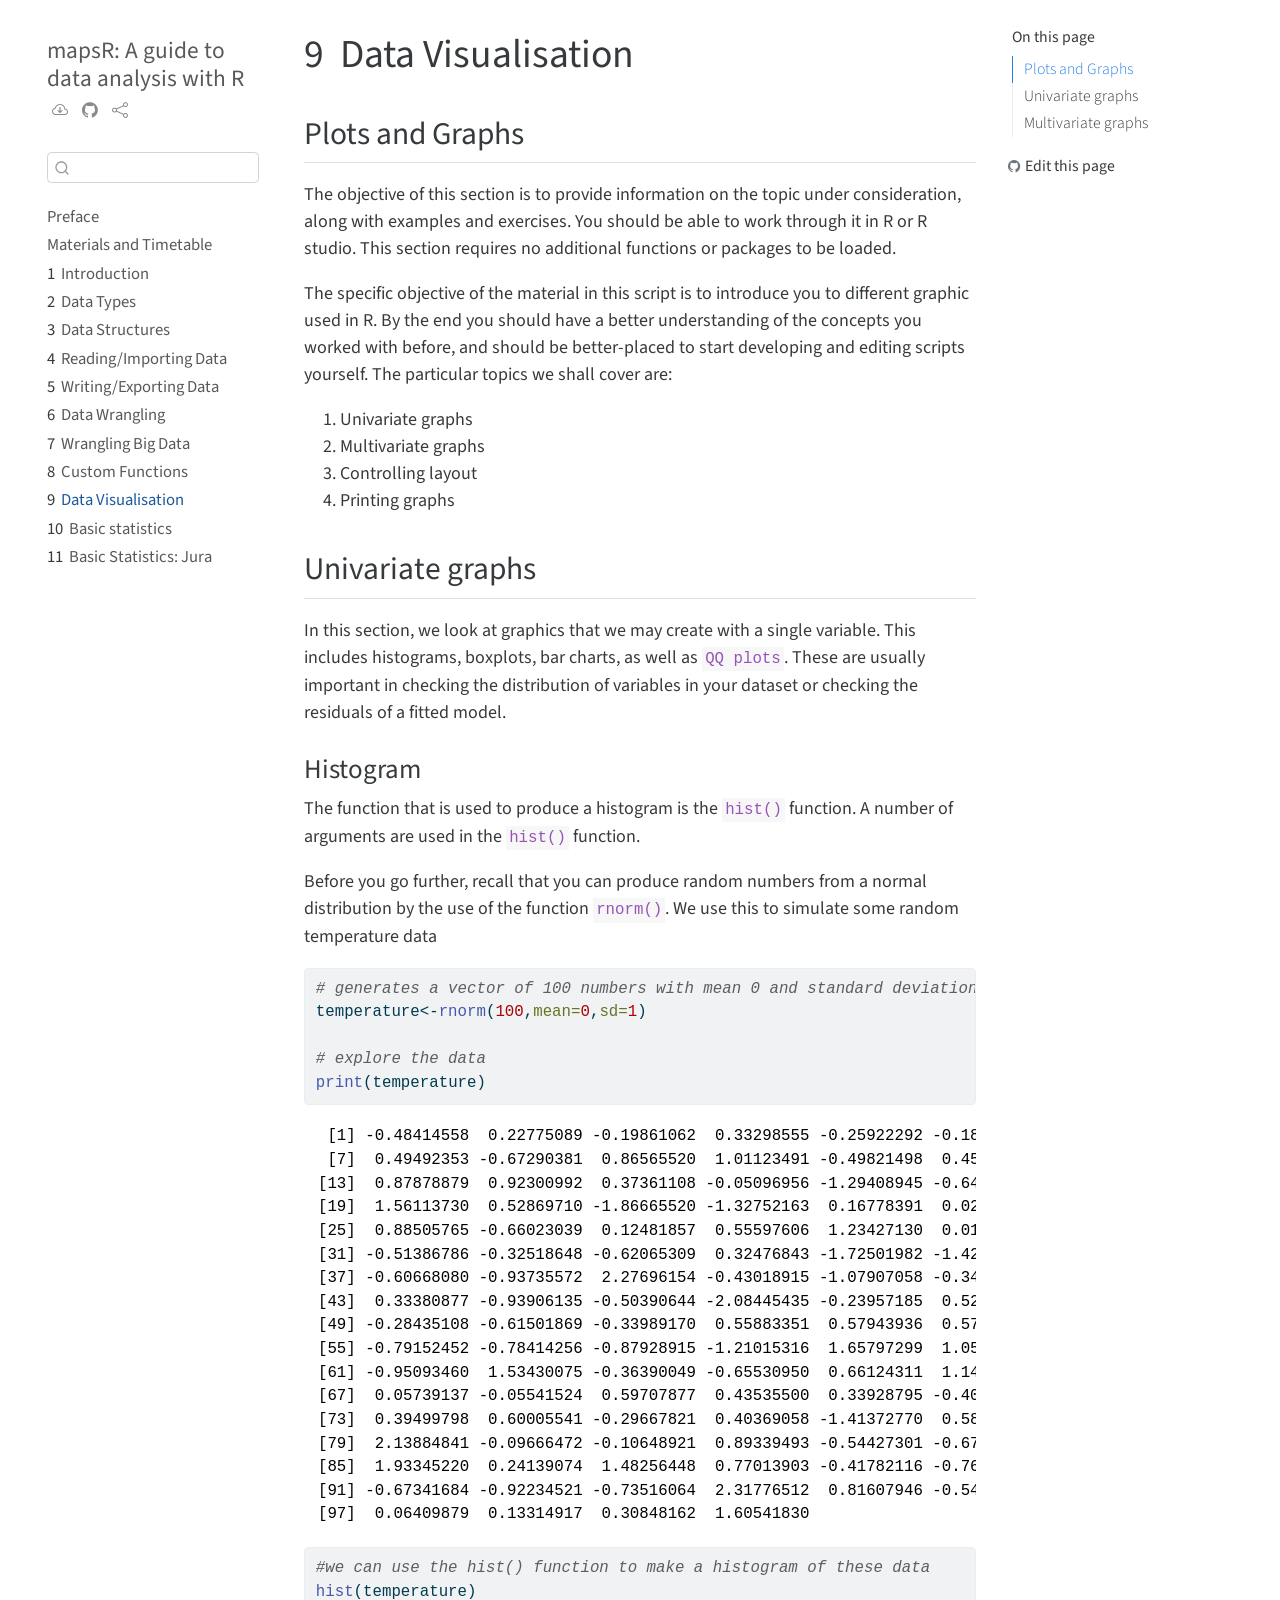
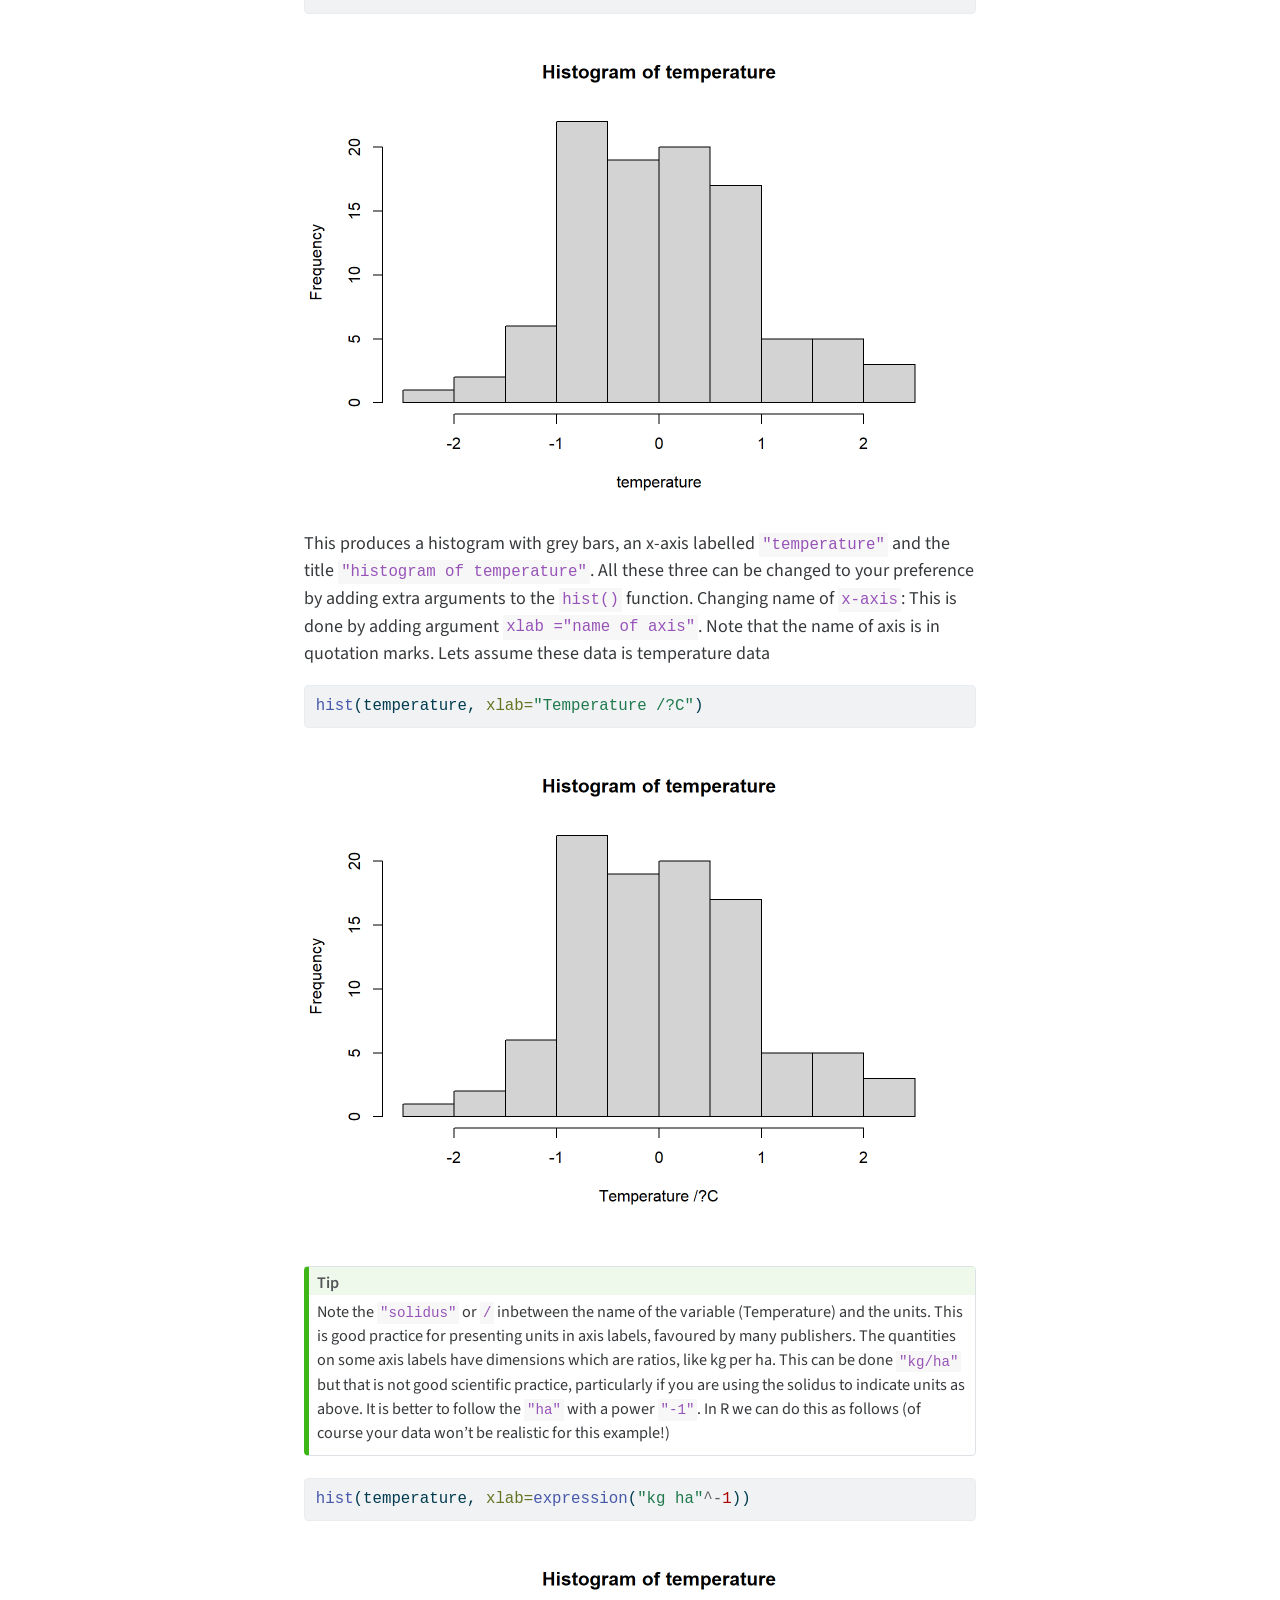
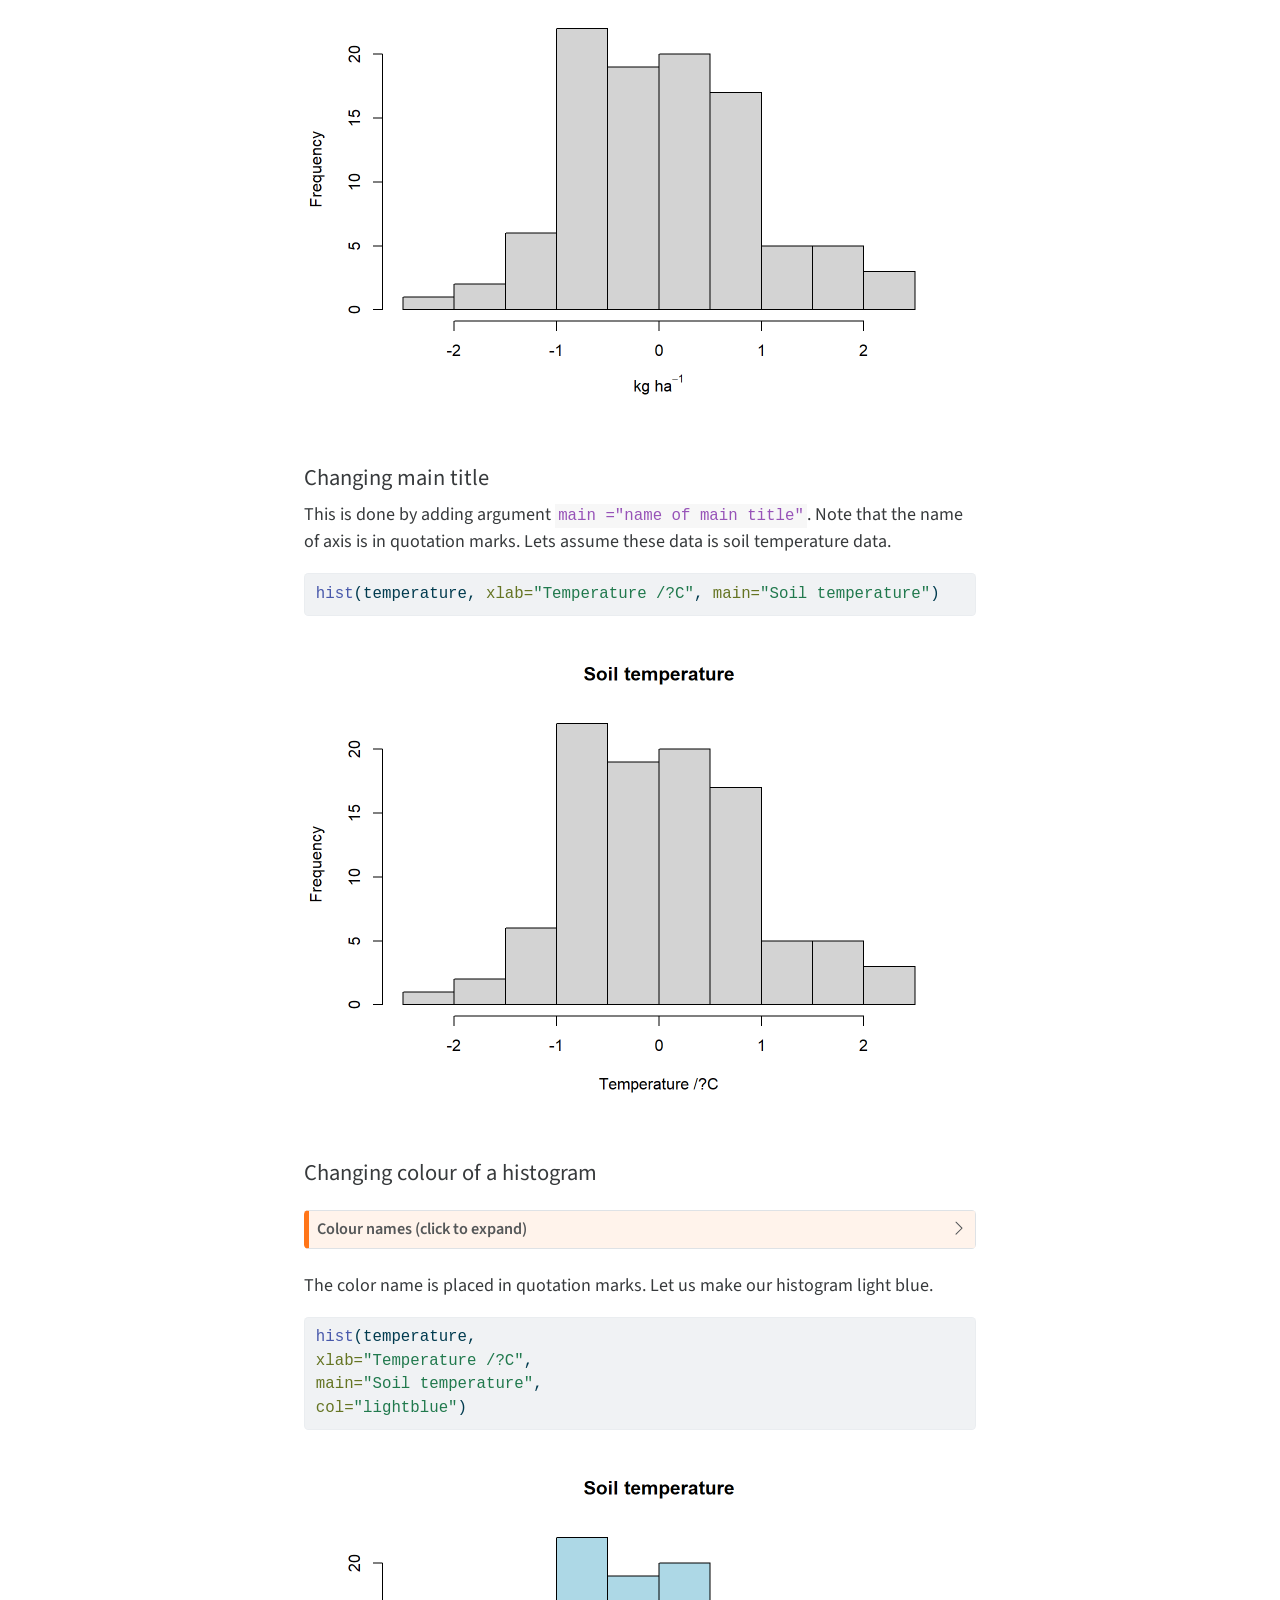
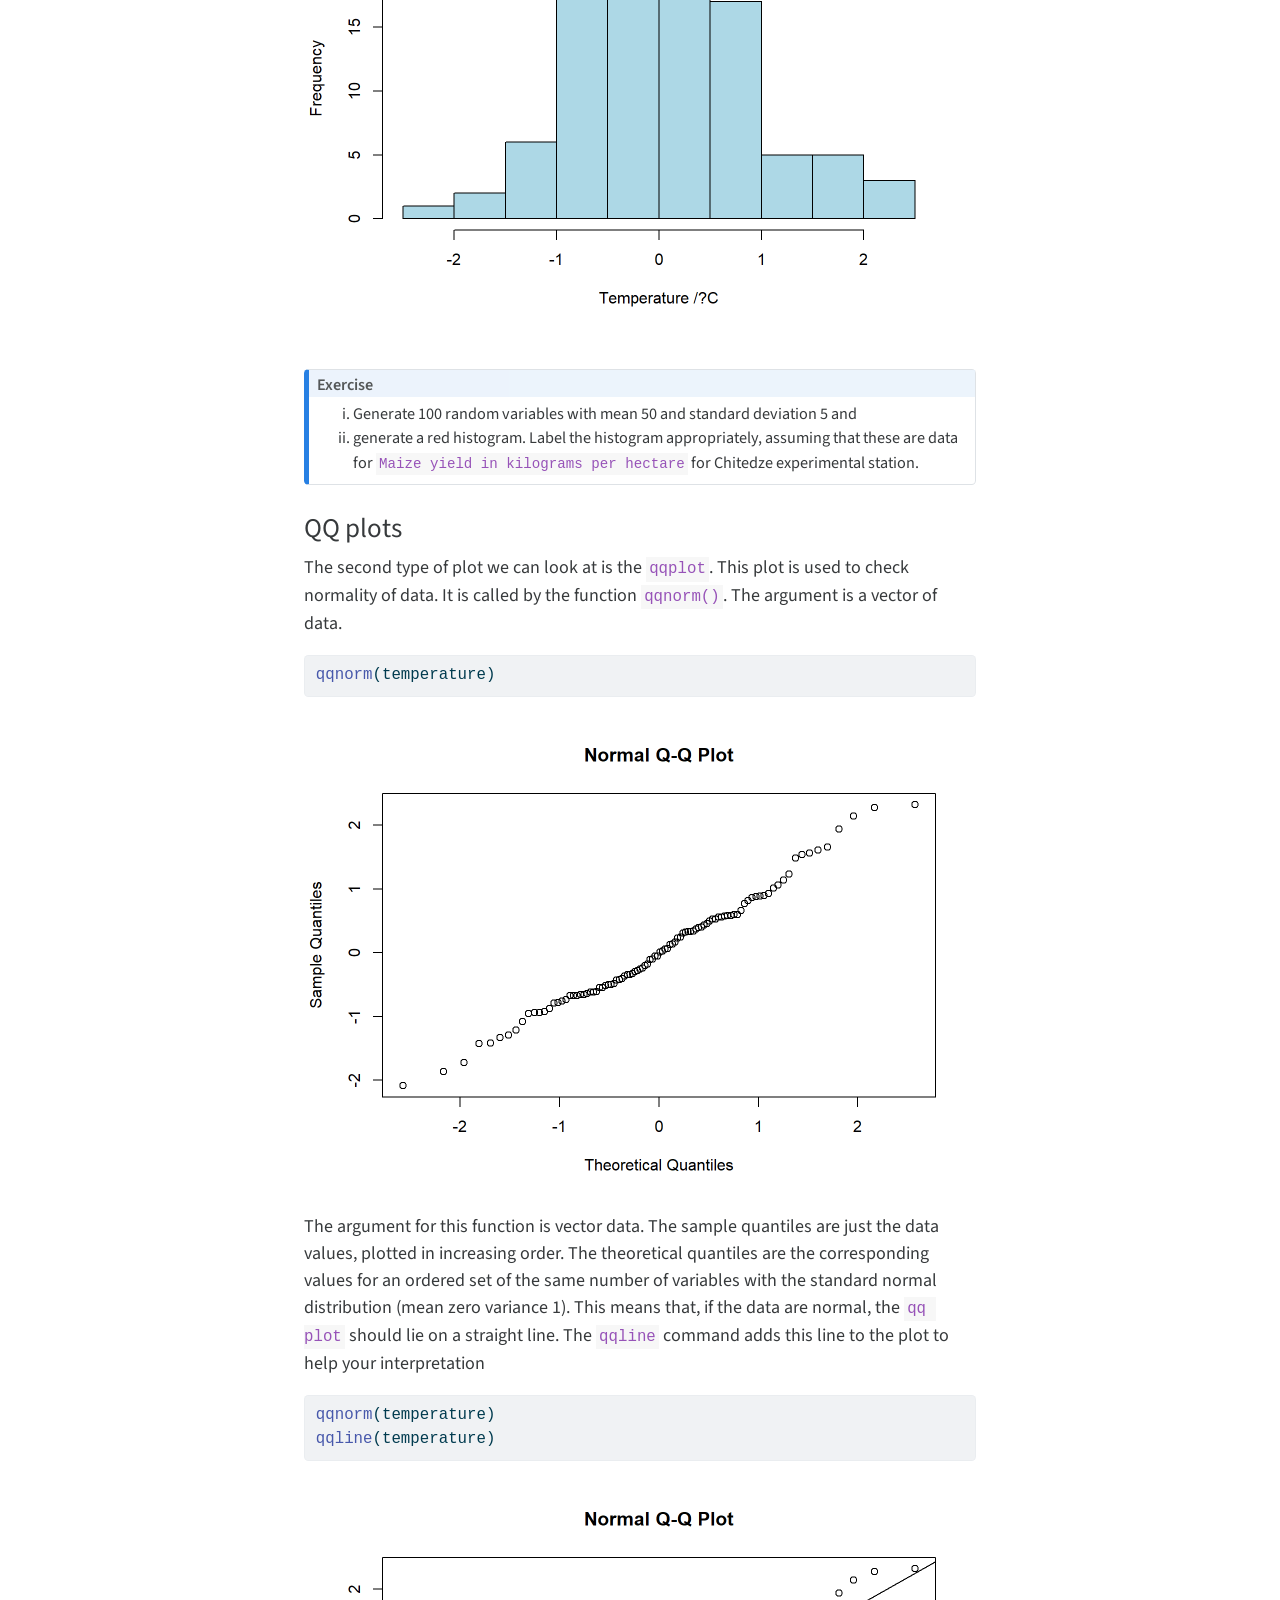
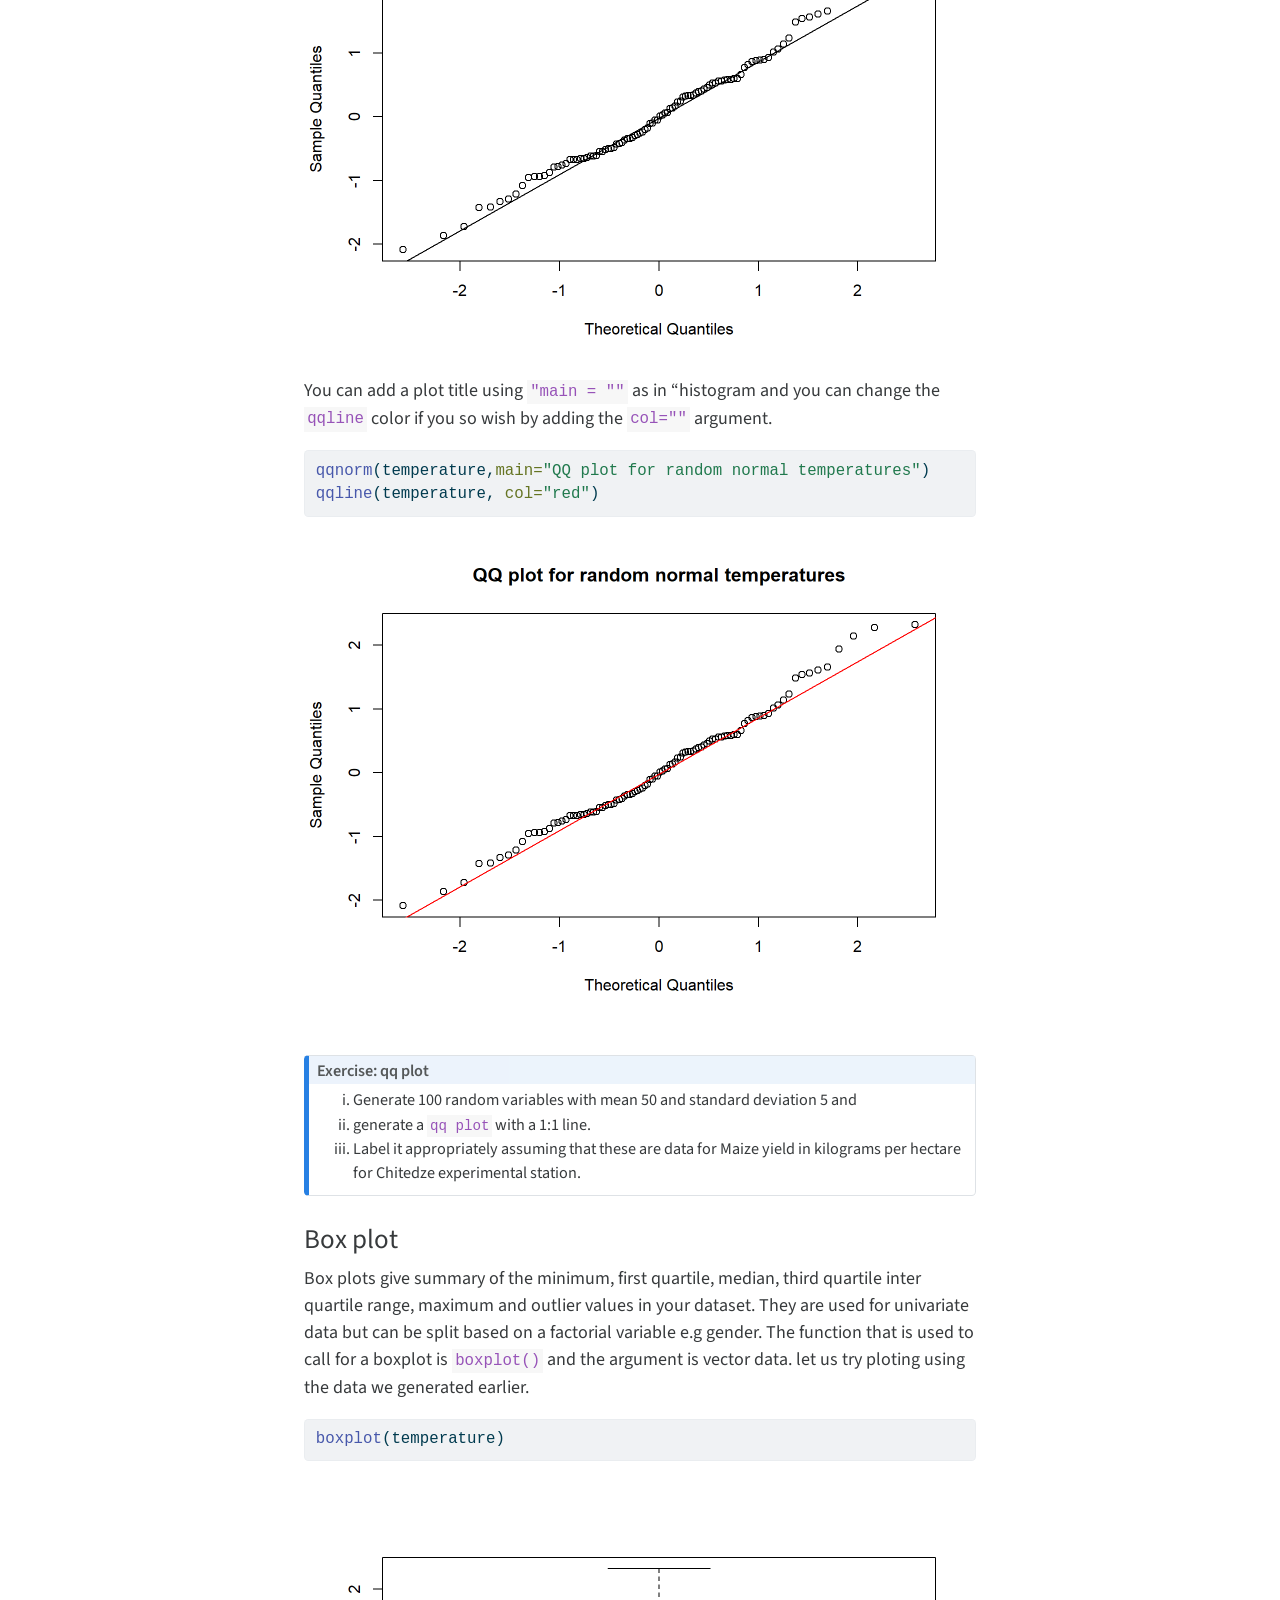
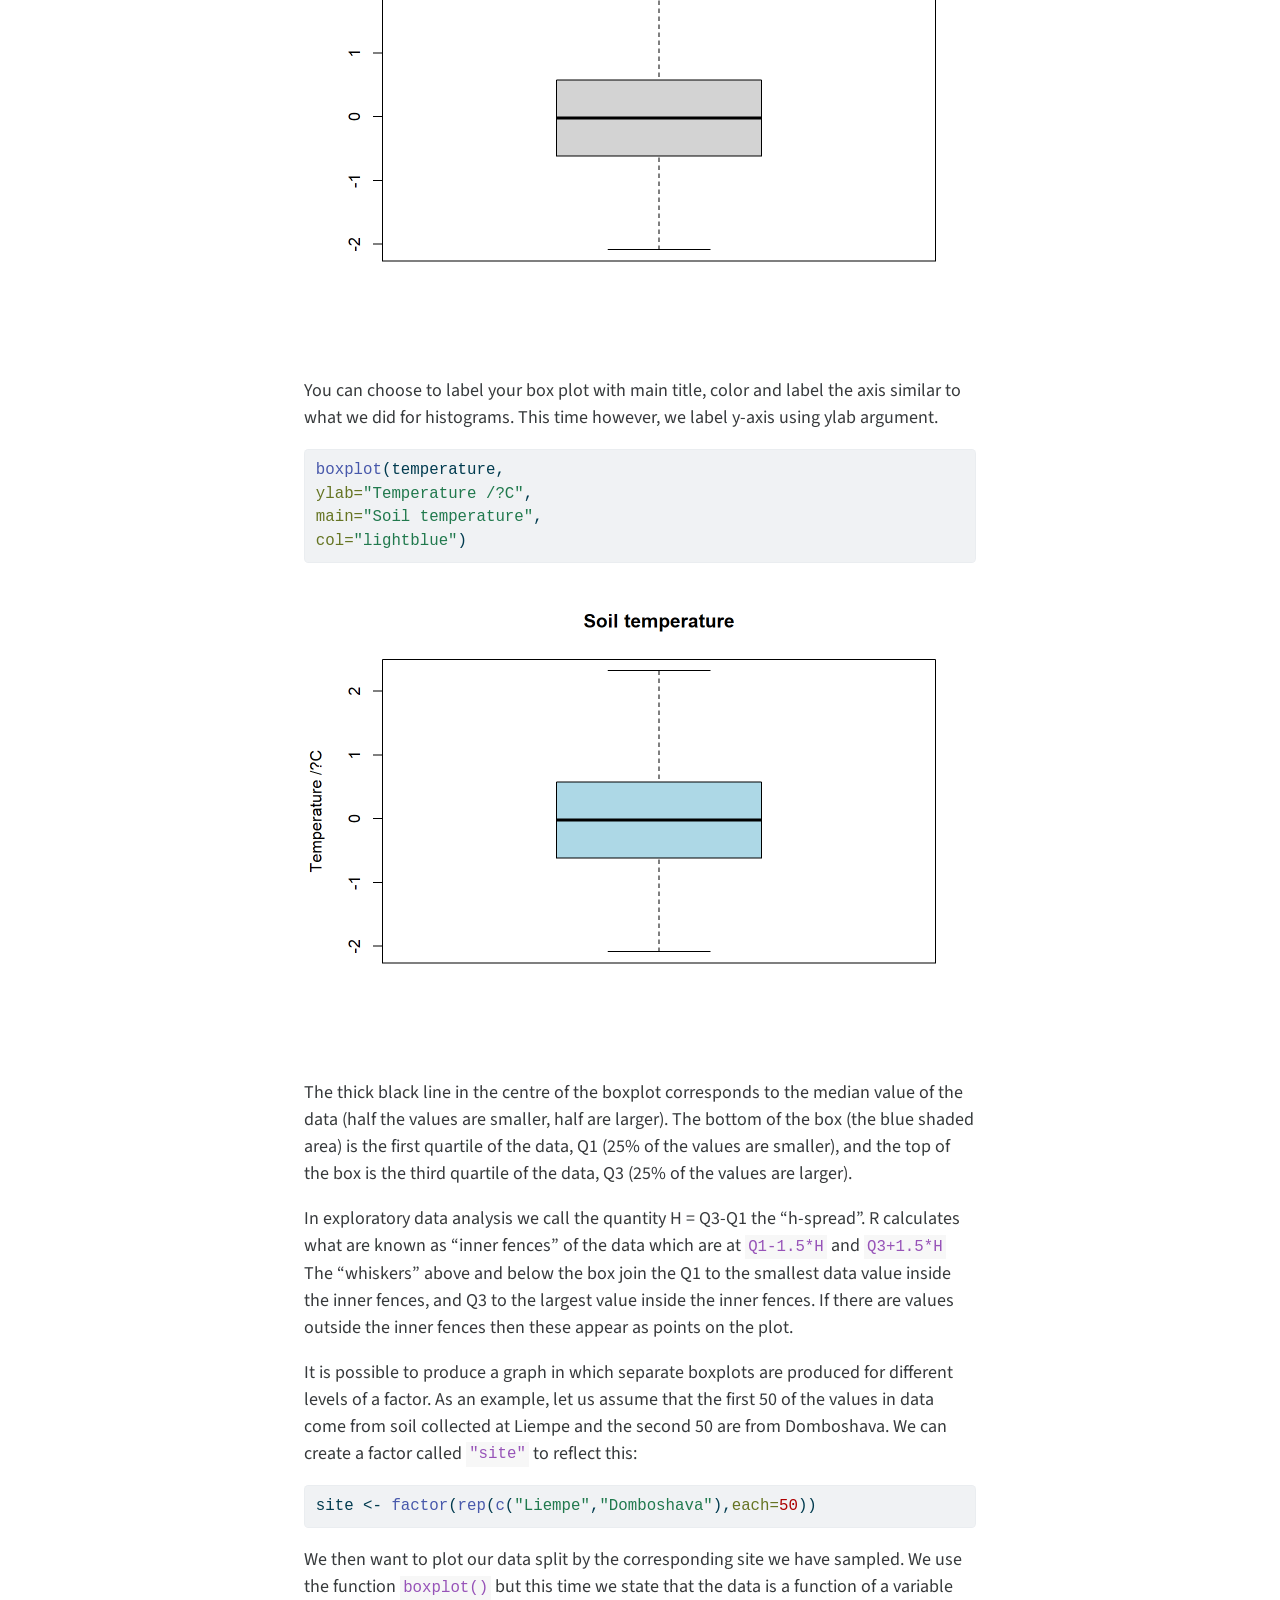
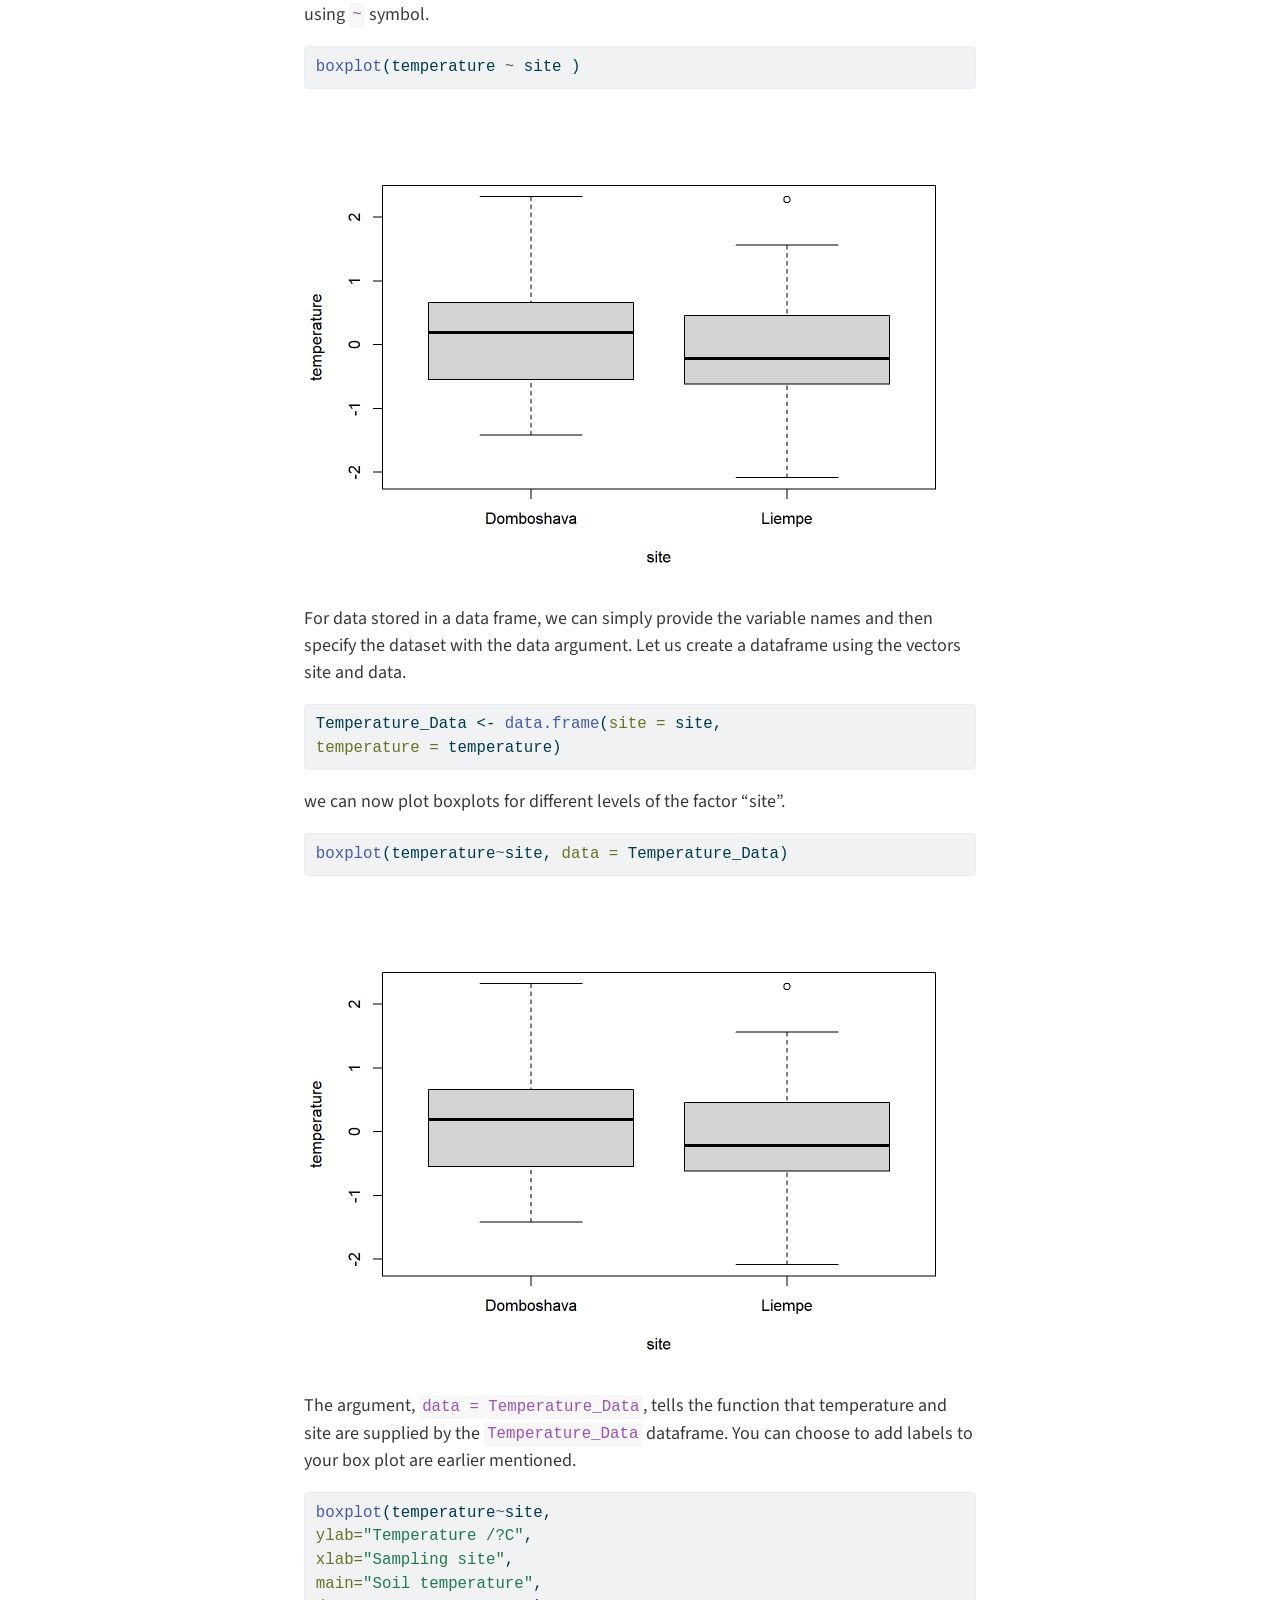
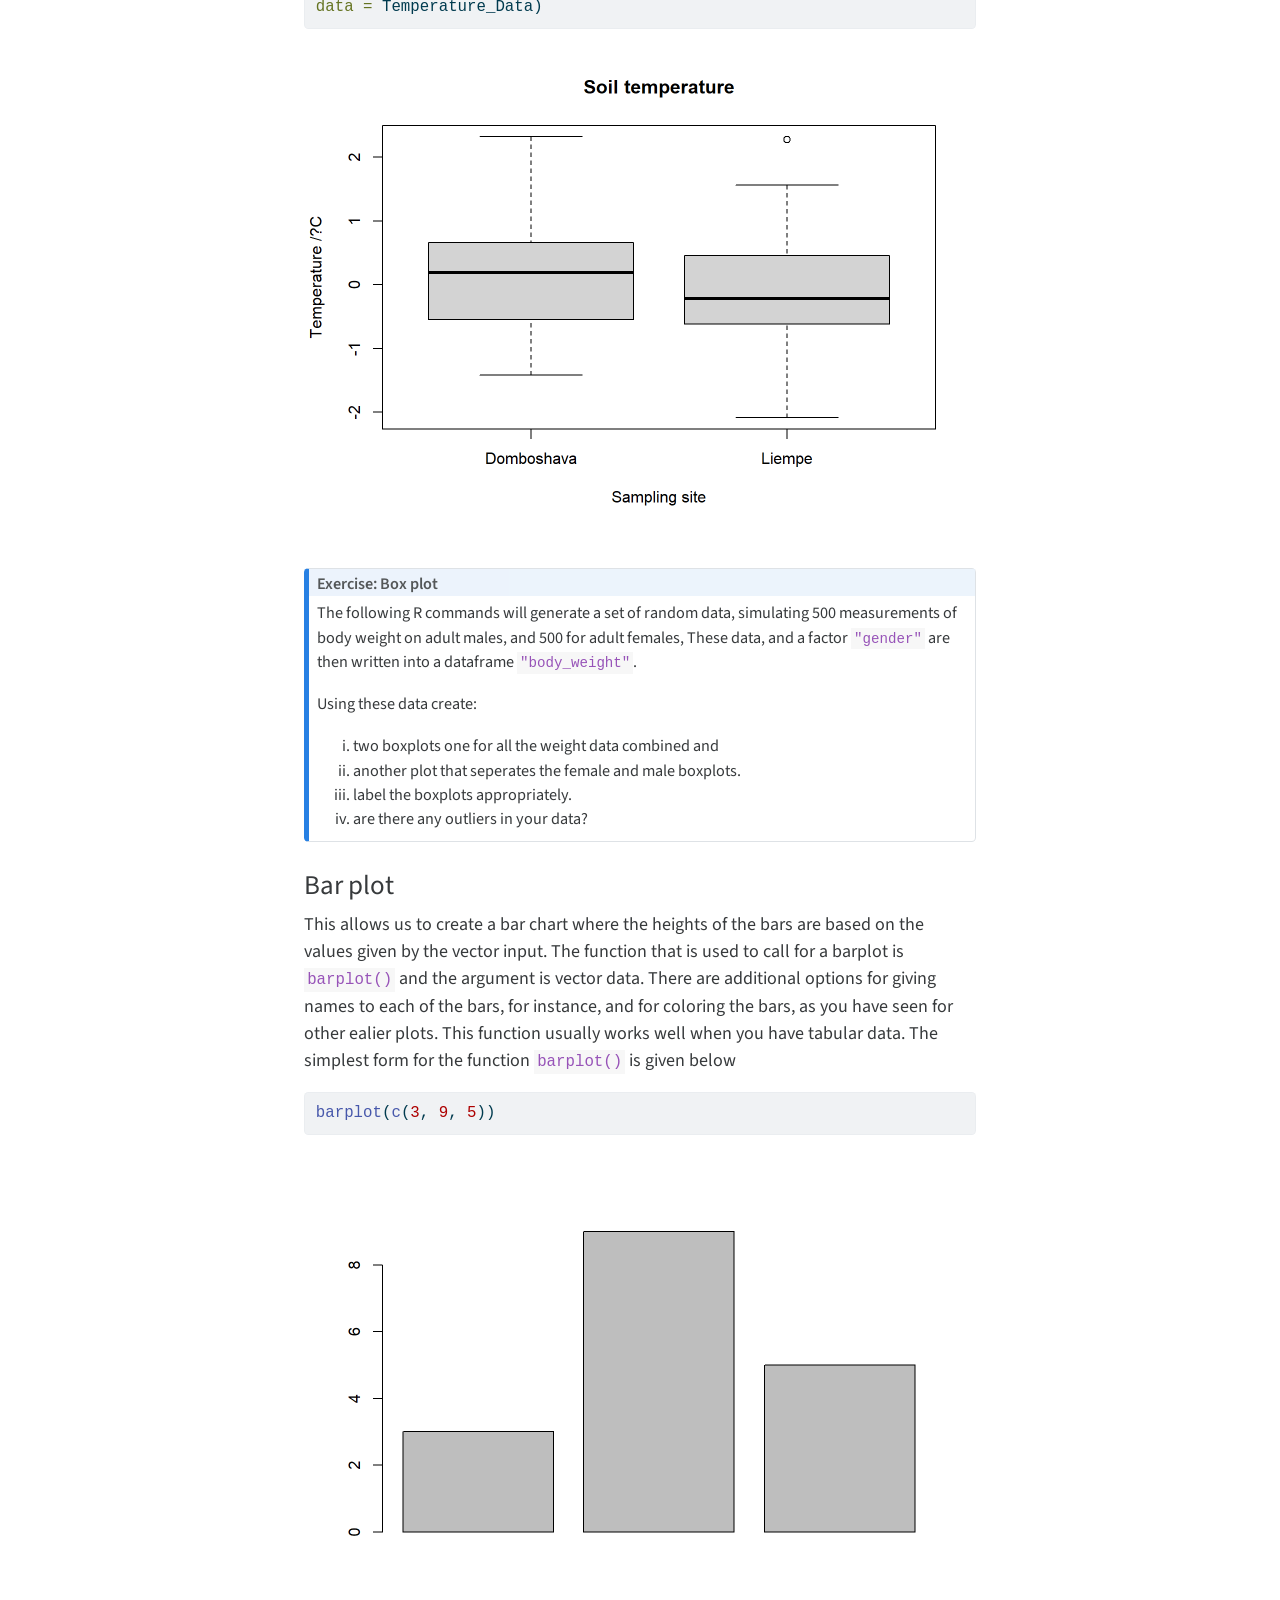
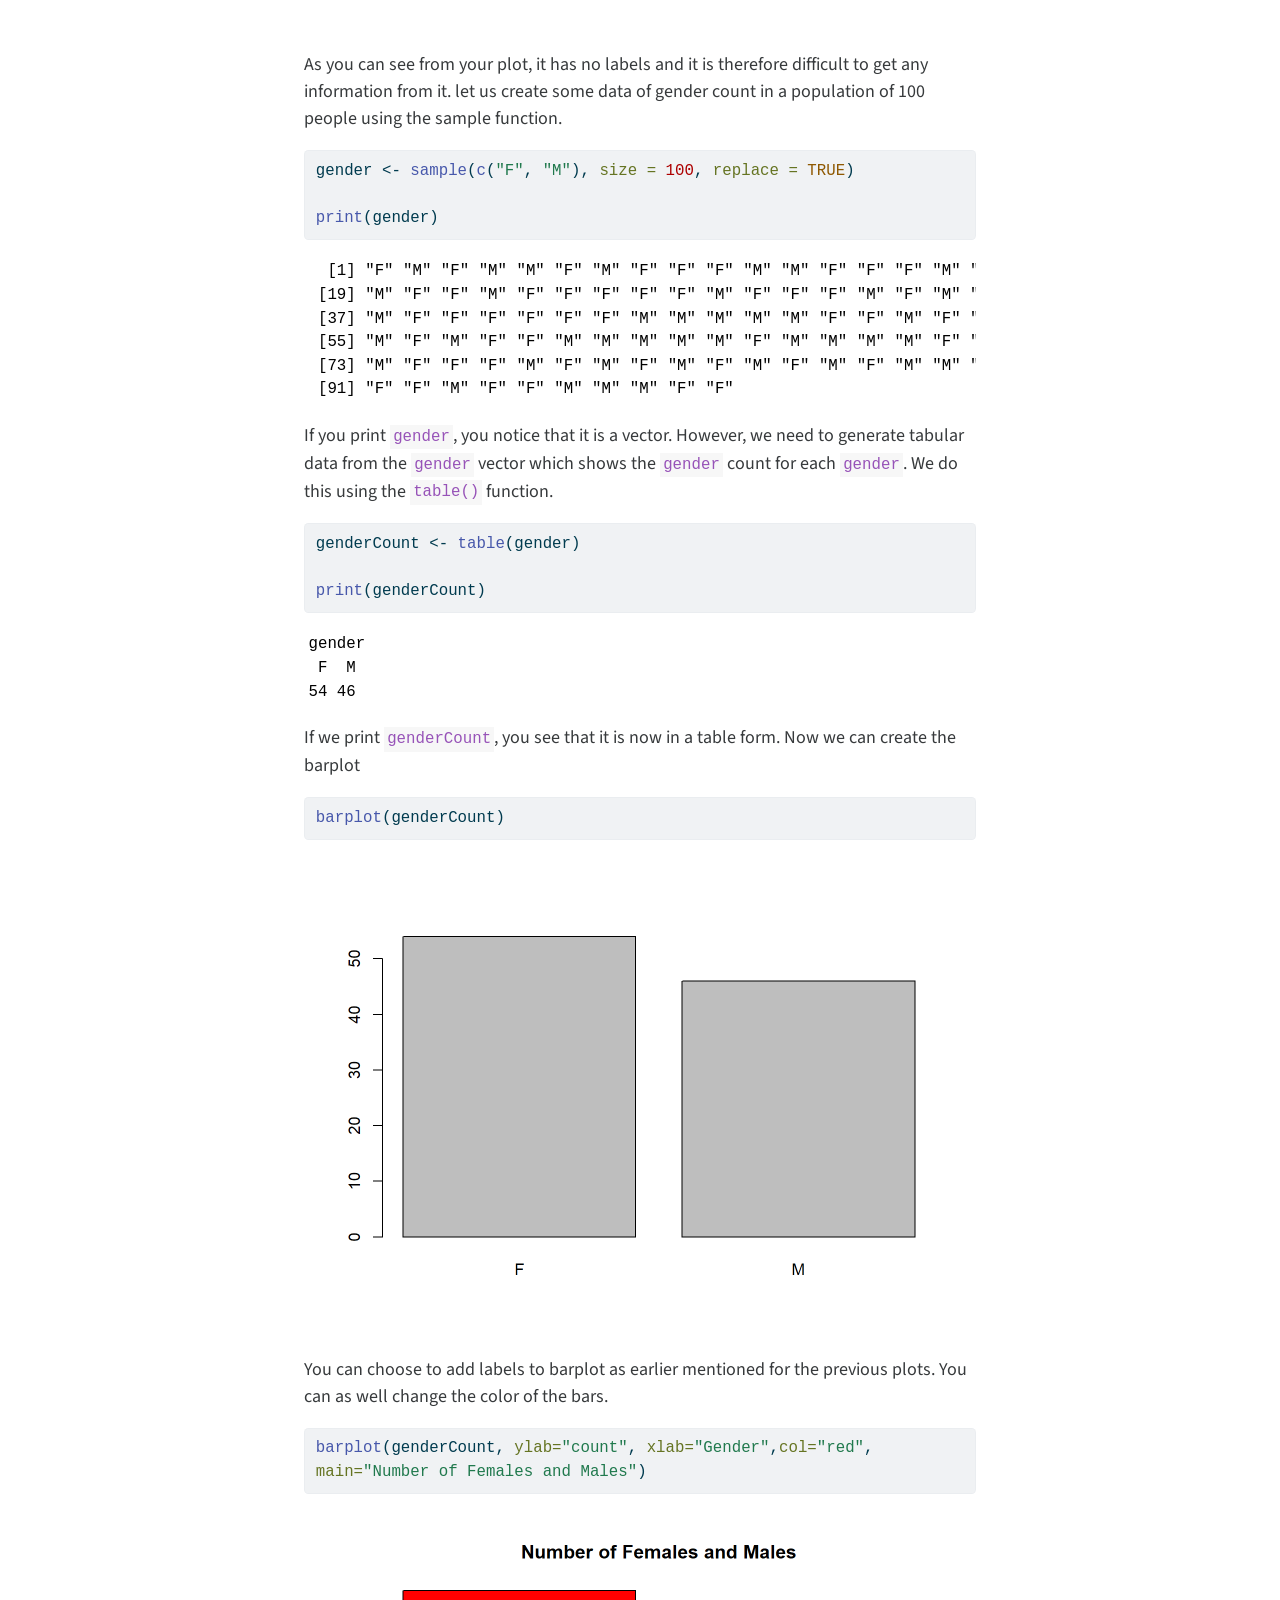
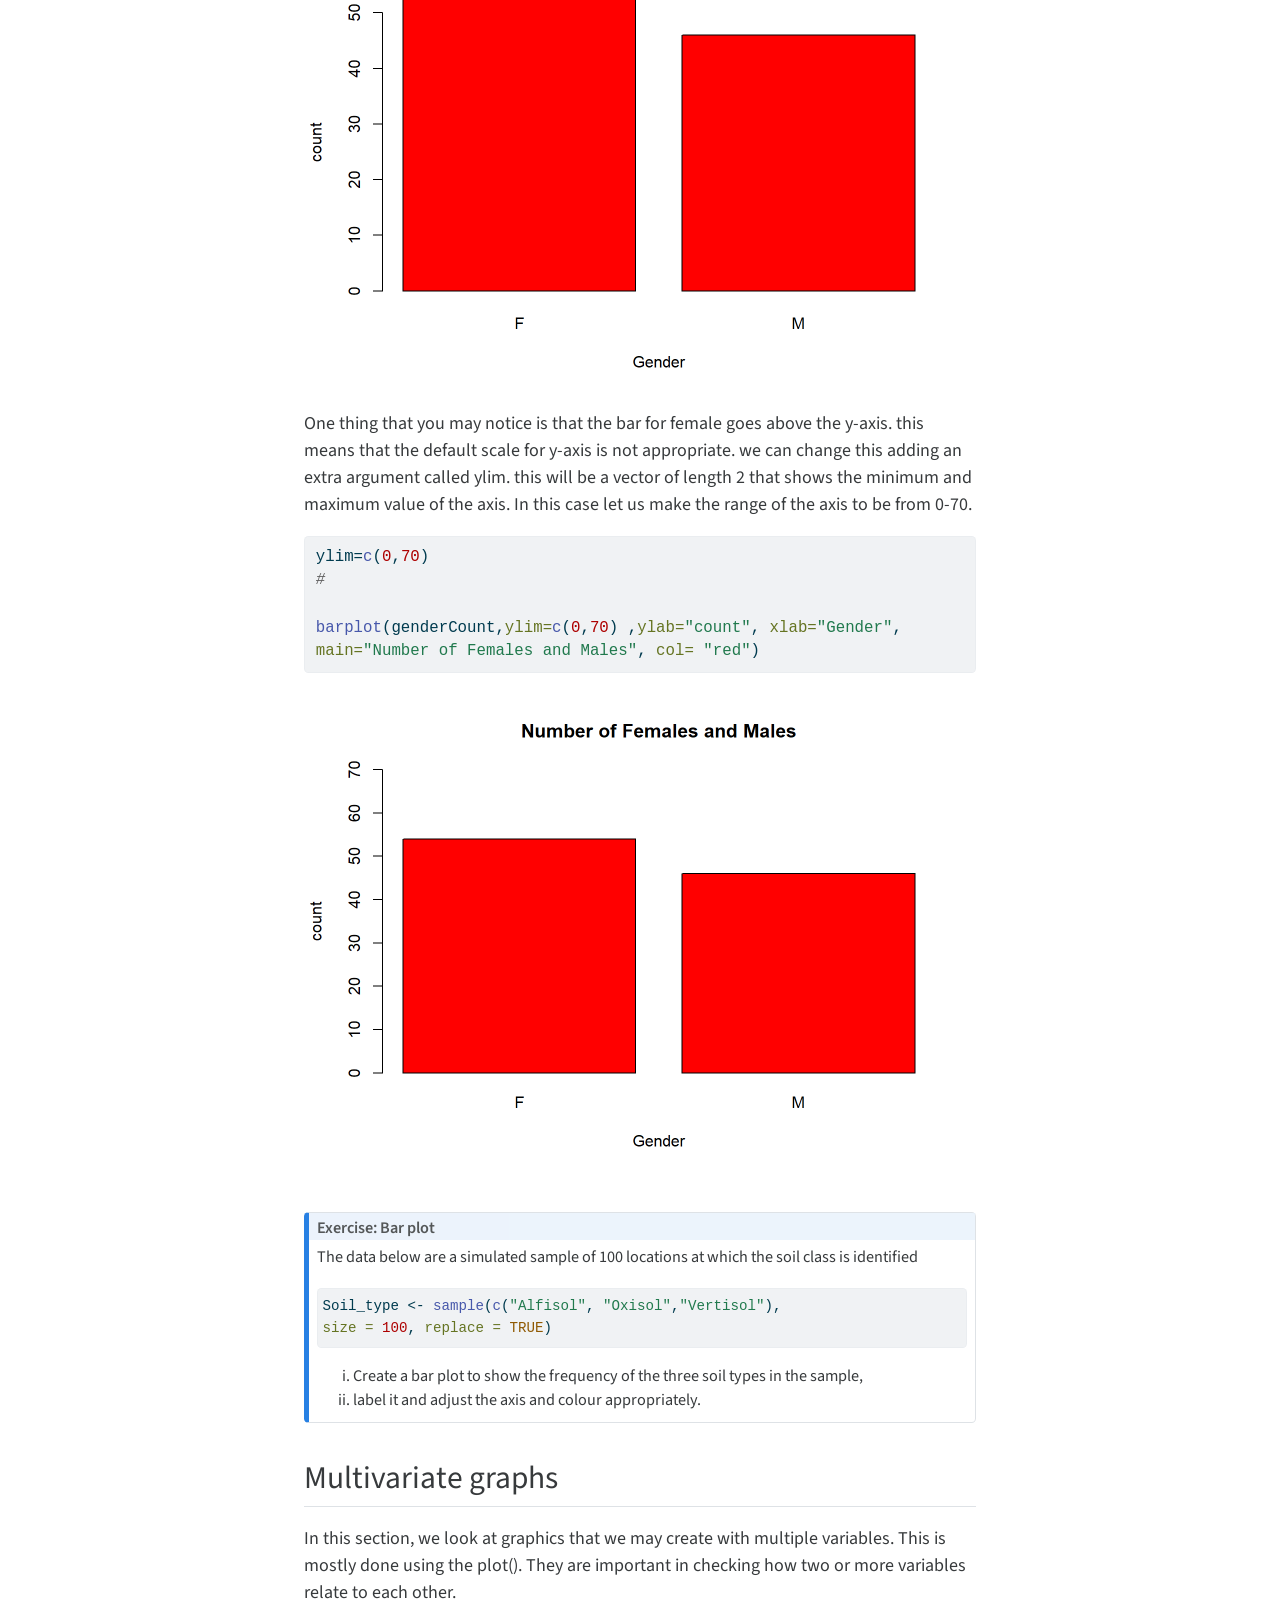
<file: docs/data_visualisation.html>
<!DOCTYPE html>
<html xmlns="http://www.w3.org/1999/xhtml" lang="en" xml:lang="en"><head>

<meta charset="utf-8">
<meta name="generator" content="quarto-1.2.313">

<meta name="viewport" content="width=device-width, initial-scale=1.0, user-scalable=yes">


<title>mapsR: A guide to data analysis with R - 9&nbsp; Data Visualisation</title>
<style>
code{white-space: pre-wrap;}
span.smallcaps{font-variant: small-caps;}
div.columns{display: flex; gap: min(4vw, 1.5em);}
div.column{flex: auto; overflow-x: auto;}
div.hanging-indent{margin-left: 1.5em; text-indent: -1.5em;}
ul.task-list{list-style: none;}
ul.task-list li input[type="checkbox"] {
  width: 0.8em;
  margin: 0 0.8em 0.2em -1.6em;
  vertical-align: middle;
}
pre > code.sourceCode { white-space: pre; position: relative; }
pre > code.sourceCode > span { display: inline-block; line-height: 1.25; }
pre > code.sourceCode > span:empty { height: 1.2em; }
.sourceCode { overflow: visible; }
code.sourceCode > span { color: inherit; text-decoration: inherit; }
div.sourceCode { margin: 1em 0; }
pre.sourceCode { margin: 0; }
@media screen {
div.sourceCode { overflow: auto; }
}
@media print {
pre > code.sourceCode { white-space: pre-wrap; }
pre > code.sourceCode > span { text-indent: -5em; padding-left: 5em; }
}
pre.numberSource code
  { counter-reset: source-line 0; }
pre.numberSource code > span
  { position: relative; left: -4em; counter-increment: source-line; }
pre.numberSource code > span > a:first-child::before
  { content: counter(source-line);
    position: relative; left: -1em; text-align: right; vertical-align: baseline;
    border: none; display: inline-block;
    -webkit-touch-callout: none; -webkit-user-select: none;
    -khtml-user-select: none; -moz-user-select: none;
    -ms-user-select: none; user-select: none;
    padding: 0 4px; width: 4em;
    color: #aaaaaa;
  }
pre.numberSource { margin-left: 3em; border-left: 1px solid #aaaaaa;  padding-left: 4px; }
div.sourceCode
  {   }
@media screen {
pre > code.sourceCode > span > a:first-child::before { text-decoration: underline; }
}
code span.al { color: #ff0000; font-weight: bold; } /* Alert */
code span.an { color: #60a0b0; font-weight: bold; font-style: italic; } /* Annotation */
code span.at { color: #7d9029; } /* Attribute */
code span.bn { color: #40a070; } /* BaseN */
code span.bu { color: #008000; } /* BuiltIn */
code span.cf { color: #007020; font-weight: bold; } /* ControlFlow */
code span.ch { color: #4070a0; } /* Char */
code span.cn { color: #880000; } /* Constant */
code span.co { color: #60a0b0; font-style: italic; } /* Comment */
code span.cv { color: #60a0b0; font-weight: bold; font-style: italic; } /* CommentVar */
code span.do { color: #ba2121; font-style: italic; } /* Documentation */
code span.dt { color: #902000; } /* DataType */
code span.dv { color: #40a070; } /* DecVal */
code span.er { color: #ff0000; font-weight: bold; } /* Error */
code span.ex { } /* Extension */
code span.fl { color: #40a070; } /* Float */
code span.fu { color: #06287e; } /* Function */
code span.im { color: #008000; font-weight: bold; } /* Import */
code span.in { color: #60a0b0; font-weight: bold; font-style: italic; } /* Information */
code span.kw { color: #007020; font-weight: bold; } /* Keyword */
code span.op { color: #666666; } /* Operator */
code span.ot { color: #007020; } /* Other */
code span.pp { color: #bc7a00; } /* Preprocessor */
code span.sc { color: #4070a0; } /* SpecialChar */
code span.ss { color: #bb6688; } /* SpecialString */
code span.st { color: #4070a0; } /* String */
code span.va { color: #19177c; } /* Variable */
code span.vs { color: #4070a0; } /* VerbatimString */
code span.wa { color: #60a0b0; font-weight: bold; font-style: italic; } /* Warning */
</style>


<script src="site_libs/quarto-nav/quarto-nav.js"></script>
<script src="site_libs/quarto-nav/headroom.min.js"></script>
<script src="site_libs/clipboard/clipboard.min.js"></script>
<script src="site_libs/quarto-search/autocomplete.umd.js"></script>
<script src="site_libs/quarto-search/fuse.min.js"></script>
<script src="site_libs/quarto-search/quarto-search.js"></script>
<meta name="quarto:offset" content="./">
<link href="./basic_statistics.html" rel="next">
<link href="./functions.html" rel="prev">
<script src="site_libs/quarto-html/quarto.js"></script>
<script src="site_libs/quarto-html/popper.min.js"></script>
<script src="site_libs/quarto-html/tippy.umd.min.js"></script>
<script src="site_libs/quarto-html/anchor.min.js"></script>
<link href="site_libs/quarto-html/tippy.css" rel="stylesheet">
<link href="site_libs/quarto-html/quarto-syntax-highlighting.css" rel="stylesheet" id="quarto-text-highlighting-styles">
<script src="site_libs/bootstrap/bootstrap.min.js"></script>
<link href="site_libs/bootstrap/bootstrap-icons.css" rel="stylesheet">
<link href="site_libs/bootstrap/bootstrap.min.css" rel="stylesheet" id="quarto-bootstrap" data-mode="light">
<script id="quarto-search-options" type="application/json">{
  "location": "sidebar",
  "copy-button": false,
  "collapse-after": 3,
  "panel-placement": "start",
  "type": "textbox",
  "limit": 20,
  "language": {
    "search-no-results-text": "No results",
    "search-matching-documents-text": "matching documents",
    "search-copy-link-title": "Copy link to search",
    "search-hide-matches-text": "Hide additional matches",
    "search-more-match-text": "more match in this document",
    "search-more-matches-text": "more matches in this document",
    "search-clear-button-title": "Clear",
    "search-detached-cancel-button-title": "Cancel",
    "search-submit-button-title": "Submit"
  }
}</script>


</head>

<body class="nav-sidebar floating">


<div id="quarto-search-results"></div>
  <header id="quarto-header" class="headroom fixed-top">
  <nav class="quarto-secondary-nav" data-bs-toggle="collapse" data-bs-target="#quarto-sidebar" aria-controls="quarto-sidebar" aria-expanded="false" aria-label="Toggle sidebar navigation" onclick="if (window.quartoToggleHeadroom) { window.quartoToggleHeadroom(); }">
    <div class="container-fluid d-flex justify-content-between">
      <h1 class="quarto-secondary-nav-title"><span class="chapter-number">9</span>&nbsp; <span class="chapter-title">Data Visualisation</span></h1>
      <button type="button" class="quarto-btn-toggle btn" aria-label="Show secondary navigation">
        <i class="bi bi-chevron-right"></i>
      </button>
    </div>
  </nav>
</header>
<!-- content -->
<div id="quarto-content" class="quarto-container page-columns page-rows-contents page-layout-article">
<!-- sidebar -->
  <nav id="quarto-sidebar" class="sidebar collapse sidebar-navigation floating overflow-auto">
    <div class="pt-lg-2 mt-2 text-left sidebar-header">
    <div class="sidebar-title mb-0 py-0">
      <a href="./">mapsR: A guide to data analysis with R</a> 
        <div class="sidebar-tools-main tools-wide">
    <a href="https://dzvoti.github.io/mapsR/data.zip" title="" class="sidebar-tool px-1"><i class="bi bi-cloud-arrow-down"></i></a>
    <a href="https://github.com/dzvoti/mapsR/" title="Source Code" class="sidebar-tool px-1"><i class="bi bi-github"></i></a>
    <a href="" title="Share" id="sidebar-tool-dropdown-0" class="sidebar-tool dropdown-toggle px-1" data-bs-toggle="dropdown" aria-expanded="false"><i class="bi bi-share"></i></a>
    <ul class="dropdown-menu" aria-labelledby="sidebar-tool-dropdown-0">
        <li>
          <a class="dropdown-item sidebar-tools-main-item" href="https://twitter.com/intent/tweet?url=|url|">
            <i class="bi bi-bi-twitter pe-1"></i>
          Twitter
          </a>
        </li>
        <li>
          <a class="dropdown-item sidebar-tools-main-item" href="https://www.facebook.com/sharer/sharer.php?u=|url|">
            <i class="bi bi-bi-facebook pe-1"></i>
          Facebook
          </a>
        </li>
    </ul>
</div>
    </div>
      </div>
      <div class="mt-2 flex-shrink-0 align-items-center">
        <div class="sidebar-search">
        <div id="quarto-search" class="" title="Search"></div>
        </div>
      </div>
    <div class="sidebar-menu-container"> 
    <ul class="list-unstyled mt-1">
        <li class="sidebar-item">
  <div class="sidebar-item-container"> 
  <a href="./index.html" class="sidebar-item-text sidebar-link">Preface</a>
  </div>
</li>
        <li class="sidebar-item">
  <div class="sidebar-item-container"> 
  <a href="./timetable.html" class="sidebar-item-text sidebar-link">Materials and Timetable</a>
  </div>
</li>
        <li class="sidebar-item">
  <div class="sidebar-item-container"> 
  <a href="./intro.html" class="sidebar-item-text sidebar-link"><span class="chapter-number">1</span>&nbsp; <span class="chapter-title">Introduction</span></a>
  </div>
</li>
        <li class="sidebar-item">
  <div class="sidebar-item-container"> 
  <a href="./data_types.html" class="sidebar-item-text sidebar-link"><span class="chapter-number">2</span>&nbsp; <span class="chapter-title">Data Types</span></a>
  </div>
</li>
        <li class="sidebar-item">
  <div class="sidebar-item-container"> 
  <a href="./data_structures.html" class="sidebar-item-text sidebar-link"><span class="chapter-number">3</span>&nbsp; <span class="chapter-title">Data Structures</span></a>
  </div>
</li>
        <li class="sidebar-item">
  <div class="sidebar-item-container"> 
  <a href="./reading_data.html" class="sidebar-item-text sidebar-link"><span class="chapter-number">4</span>&nbsp; <span class="chapter-title">Reading/Importing Data</span></a>
  </div>
</li>
        <li class="sidebar-item">
  <div class="sidebar-item-container"> 
  <a href="./writing_data.html" class="sidebar-item-text sidebar-link"><span class="chapter-number">5</span>&nbsp; <span class="chapter-title">Writing/Exporting Data</span></a>
  </div>
</li>
        <li class="sidebar-item">
  <div class="sidebar-item-container"> 
  <a href="./data_wrangling.html" class="sidebar-item-text sidebar-link"><span class="chapter-number">6</span>&nbsp; <span class="chapter-title">Data Wrangling</span></a>
  </div>
</li>
        <li class="sidebar-item">
  <div class="sidebar-item-container"> 
  <a href="./big_data.html" class="sidebar-item-text sidebar-link"><span class="chapter-number">7</span>&nbsp; <span class="chapter-title">Wrangling Big Data</span></a>
  </div>
</li>
        <li class="sidebar-item">
  <div class="sidebar-item-container"> 
  <a href="./functions.html" class="sidebar-item-text sidebar-link"><span class="chapter-number">8</span>&nbsp; <span class="chapter-title">Custom Functions</span></a>
  </div>
</li>
        <li class="sidebar-item">
  <div class="sidebar-item-container"> 
  <a href="./data_visualisation.html" class="sidebar-item-text sidebar-link active"><span class="chapter-number">9</span>&nbsp; <span class="chapter-title">Data Visualisation</span></a>
  </div>
</li>
        <li class="sidebar-item">
  <div class="sidebar-item-container"> 
  <a href="./basic_statistics.html" class="sidebar-item-text sidebar-link"><span class="chapter-number">10</span>&nbsp; <span class="chapter-title">Basic statistics</span></a>
  </div>
</li>
        <li class="sidebar-item">
  <div class="sidebar-item-container"> 
  <a href="./jura.html" class="sidebar-item-text sidebar-link"><span class="chapter-number">11</span>&nbsp; <span class="chapter-title">Basic Statistics: Jura</span></a>
  </div>
</li>
    </ul>
    </div>
</nav>
<!-- margin-sidebar -->
    <div id="quarto-margin-sidebar" class="sidebar margin-sidebar">
        <nav id="TOC" role="doc-toc" class="toc-active">
    <h2 id="toc-title">On this page</h2>
   
  <ul>
  <li><a href="#plots-and-graphs" id="toc-plots-and-graphs" class="nav-link active" data-scroll-target="#plots-and-graphs">Plots and Graphs</a></li>
  <li><a href="#univariate-graphs" id="toc-univariate-graphs" class="nav-link" data-scroll-target="#univariate-graphs">Univariate graphs</a>
  <ul class="collapse">
  <li><a href="#histogram" id="toc-histogram" class="nav-link" data-scroll-target="#histogram">Histogram</a></li>
  <li><a href="#qq-plots" id="toc-qq-plots" class="nav-link" data-scroll-target="#qq-plots">QQ plots</a></li>
  <li><a href="#box-plot" id="toc-box-plot" class="nav-link" data-scroll-target="#box-plot">Box plot</a></li>
  <li><a href="#bar-plot" id="toc-bar-plot" class="nav-link" data-scroll-target="#bar-plot">Bar plot</a></li>
  </ul></li>
  <li><a href="#multivariate-graphs" id="toc-multivariate-graphs" class="nav-link" data-scroll-target="#multivariate-graphs">Multivariate graphs</a>
  <ul class="collapse">
  <li><a href="#plots" id="toc-plots" class="nav-link" data-scroll-target="#plots">Plots</a></li>
  <li><a href="#plot-symbols" id="toc-plot-symbols" class="nav-link" data-scroll-target="#plot-symbols">Plot Symbols</a></li>
  <li><a href="#plot-types" id="toc-plot-types" class="nav-link" data-scroll-target="#plot-types">Plot types</a></li>
  <li><a href="#type-n-plots" id="toc-type-n-plots" class="nav-link" data-scroll-target="#type-n-plots">Type “n” plots</a></li>
  <li><a href="#adding-legend-to-plot" id="toc-adding-legend-to-plot" class="nav-link" data-scroll-target="#adding-legend-to-plot">Adding Legend to plot</a></li>
  <li><a href="#controlling-graphical-layout" id="toc-controlling-graphical-layout" class="nav-link" data-scroll-target="#controlling-graphical-layout">Controlling graphical layout</a></li>
  <li><a href="#savingprinting-plots" id="toc-savingprinting-plots" class="nav-link" data-scroll-target="#savingprinting-plots">Saving/Printing plots</a></li>
  </ul></li>
  </ul>
<div class="toc-actions"><div><i class="bi bi-github"></i></div><div class="action-links"><p><a href="https://github.com/dzvoti/mapsR/edit/main/data_visualisation.qmd" class="toc-action">Edit this page</a></p></div></div></nav>
    </div>
<!-- main -->
<main class="content" id="quarto-document-content">

<header id="title-block-header" class="quarto-title-block default">
<div class="quarto-title">
<h1 class="title d-none d-lg-block"><span class="chapter-number">9</span>&nbsp; <span class="chapter-title">Data Visualisation</span></h1>
</div>



<div class="quarto-title-meta">

    
  
    
  </div>
  

</header>

<section id="plots-and-graphs" class="level2">
<h2 class="anchored" data-anchor-id="plots-and-graphs">Plots and Graphs</h2>
<p>The objective of this section is to provide information on the topic under consideration, along with examples and exercises. You should be able to work through it in R or R studio. This section requires no additional functions or packages to be loaded.</p>
<p>The specific objective of the material in this script is to introduce you to different graphic used in R. By the end you should have a better understanding of the concepts you worked with before, and should be better-placed to start developing and editing scripts yourself. The particular topics we shall cover are:</p>
<ol type="1">
<li>Univariate graphs</li>
<li>Multivariate graphs</li>
<li>Controlling layout</li>
<li>Printing graphs</li>
</ol>
</section>
<section id="univariate-graphs" class="level2">
<h2 class="anchored" data-anchor-id="univariate-graphs">Univariate graphs</h2>
<p>In this section, we look at graphics that we may create with a single variable. This includes histograms, boxplots, bar charts, as well as <code>QQ plots</code>. These are usually important in checking the distribution of variables in your dataset or checking the residuals of a fitted model.</p>
<section id="histogram" class="level3">
<h3 class="anchored" data-anchor-id="histogram">Histogram</h3>
<p>The function that is used to produce a histogram is the <code>hist()</code> function. A number of arguments are used in the <code>hist()</code> function.</p>
<p>Before you go further, recall that you can produce random numbers from a normal distribution by the use of the function <code>rnorm()</code>. We use this to simulate some random temperature data</p>
<div class="cell">
<div class="sourceCode cell-code" id="cb1"><pre class="sourceCode r code-with-copy"><code class="sourceCode r"><span id="cb1-1"><a href="#cb1-1" aria-hidden="true" tabindex="-1"></a><span class="co"># generates a vector of 100 numbers with mean 0 and standard deviation 1</span></span>
<span id="cb1-2"><a href="#cb1-2" aria-hidden="true" tabindex="-1"></a>temperature<span class="ot">&lt;-</span><span class="fu">rnorm</span>(<span class="dv">100</span>,<span class="at">mean=</span><span class="dv">0</span>,<span class="at">sd=</span><span class="dv">1</span>)   </span>
<span id="cb1-3"><a href="#cb1-3" aria-hidden="true" tabindex="-1"></a></span>
<span id="cb1-4"><a href="#cb1-4" aria-hidden="true" tabindex="-1"></a><span class="co"># explore the data</span></span>
<span id="cb1-5"><a href="#cb1-5" aria-hidden="true" tabindex="-1"></a><span class="fu">print</span>(temperature)</span></code><button title="Copy to Clipboard" class="code-copy-button"><i class="bi"></i></button></pre></div>
<div class="cell-output cell-output-stdout">
<pre><code>  [1] -0.48414558  0.22775089 -0.19861062  0.33298555 -0.25922292 -0.18135381
  [7]  0.49492353 -0.67290381  0.86565520  1.01123491 -0.49821498  0.45353421
 [13]  0.87878879  0.92300992  0.37361108 -0.05096956 -1.29408945 -0.64459686
 [19]  1.56113730  0.52869710 -1.86665520 -1.32752163  0.16778391  0.02480848
 [25]  0.88505765 -0.66023039  0.12481857  0.55597606  1.23427130  0.01284858
 [31] -0.51386786 -0.32518648 -0.62065309  0.32476843 -1.72501982 -1.42089220
 [37] -0.60668080 -0.93735572  2.27696154 -0.43018915 -1.07907058 -0.34178117
 [43]  0.33380877 -0.93906135 -0.50390644 -2.08445435 -0.23957185  0.52747913
 [49] -0.28435108 -0.61501869 -0.33989170  0.55883351  0.57943936  0.57064187
 [55] -0.79152452 -0.78414256 -0.87928915 -1.21015316  1.65797299  1.05739072
 [61] -0.95093460  1.53430075 -0.36390049 -0.65530950  0.66124311  1.14098667
 [67]  0.05739137 -0.05541524  0.59707877  0.43535500  0.33928795 -0.40389032
 [73]  0.39499798  0.60005541 -0.29667821  0.40369058 -1.41372770  0.58511274
 [79]  2.13884841 -0.09666472 -0.10648921  0.89339493 -0.54427301 -0.67267654
 [85]  1.93345220  0.24139074  1.48256448  0.77013903 -0.41782116 -0.76212393
 [91] -0.67341684 -0.92234521 -0.73516064  2.31776512  0.81607946 -0.54690642
 [97]  0.06409879  0.13314917  0.30848162  1.60541830</code></pre>
</div>
<div class="sourceCode cell-code" id="cb3"><pre class="sourceCode r code-with-copy"><code class="sourceCode r"><span id="cb3-1"><a href="#cb3-1" aria-hidden="true" tabindex="-1"></a><span class="co">#we can use the hist() function to make a histogram of these data </span></span>
<span id="cb3-2"><a href="#cb3-2" aria-hidden="true" tabindex="-1"></a><span class="fu">hist</span>(temperature)</span></code><button title="Copy to Clipboard" class="code-copy-button"><i class="bi"></i></button></pre></div>
<div class="cell-output-display">
<p><img src="data_visualisation_files/figure-html/unnamed-chunk-1-1.png" class="img-fluid" width="672"></p>
</div>
</div>
<p>This produces a histogram with grey bars, an x-axis labelled <code>"temperature"</code> and the title <code>"histogram of temperature"</code>. All these three can be changed to your preference by adding extra arguments to the <code>hist()</code> function. Changing name of <code>x-axis</code>: This is done by adding argument <code>xlab ="name of axis"</code>. Note that the name of axis is in quotation marks. Lets assume these data is temperature data</p>
<div class="cell">
<div class="sourceCode cell-code" id="cb4"><pre class="sourceCode r code-with-copy"><code class="sourceCode r"><span id="cb4-1"><a href="#cb4-1" aria-hidden="true" tabindex="-1"></a><span class="fu">hist</span>(temperature, <span class="at">xlab=</span><span class="st">"Temperature /?C"</span>)  </span></code><button title="Copy to Clipboard" class="code-copy-button"><i class="bi"></i></button></pre></div>
<div class="cell-output-display">
<p><img src="data_visualisation_files/figure-html/unnamed-chunk-2-1.png" class="img-fluid" width="672"></p>
</div>
</div>
<div class="callout-tip callout callout-style-default no-icon callout-captioned">
<div class="callout-header d-flex align-content-center">
<div class="callout-icon-container">
<i class="callout-icon no-icon"></i>
</div>
<div class="callout-caption-container flex-fill">
Tip
</div>
</div>
<div class="callout-body-container callout-body">
<p>Note the <code>"solidus"</code> or <code>/</code> inbetween the name of the variable (Temperature) and the units. This is good practice for presenting units in axis labels, favoured by many publishers. The quantities on some axis labels have dimensions which are ratios, like kg per ha. This can be done <code>"kg/ha"</code> but that is not good scientific practice, particularly if you are using the solidus to indicate units as above. It is better to follow the <code>"ha"</code> with a power <code>"-1"</code>. In R we can do this as follows (of course your data won’t be realistic for this example!)</p>
</div>
</div>
<div class="cell">
<div class="sourceCode cell-code" id="cb5"><pre class="sourceCode r code-with-copy"><code class="sourceCode r"><span id="cb5-1"><a href="#cb5-1" aria-hidden="true" tabindex="-1"></a><span class="fu">hist</span>(temperature, <span class="at">xlab=</span><span class="fu">expression</span>(<span class="st">"kg ha"</span><span class="sc">^-</span><span class="dv">1</span>)) </span></code><button title="Copy to Clipboard" class="code-copy-button"><i class="bi"></i></button></pre></div>
<div class="cell-output-display">
<p><img src="data_visualisation_files/figure-html/unnamed-chunk-3-1.png" class="img-fluid" width="672"></p>
</div>
</div>
<section id="changing-main-title" class="level4">
<h4 class="anchored" data-anchor-id="changing-main-title">Changing main title</h4>
<p>This is done by adding argument <code>main ="name of main title"</code>. Note that the name of axis is in quotation marks. Lets assume these data is soil temperature data.</p>
<div class="cell">
<div class="sourceCode cell-code" id="cb6"><pre class="sourceCode r code-with-copy"><code class="sourceCode r"><span id="cb6-1"><a href="#cb6-1" aria-hidden="true" tabindex="-1"></a><span class="fu">hist</span>(temperature, <span class="at">xlab=</span><span class="st">"Temperature /?C"</span>, <span class="at">main=</span><span class="st">"Soil temperature"</span>)</span></code><button title="Copy to Clipboard" class="code-copy-button"><i class="bi"></i></button></pre></div>
<div class="cell-output-display">
<p><img src="data_visualisation_files/figure-html/unnamed-chunk-4-1.png" class="img-fluid" width="672"></p>
</div>
</div>
</section>
<section id="changing-colour-of-a-histogram" class="level4">
<h4 class="anchored" data-anchor-id="changing-colour-of-a-histogram">Changing colour of a histogram</h4>
<div class="callout-warning callout callout-style-default no-icon callout-captioned">
<div class="callout-header d-flex align-content-center" data-bs-toggle="collapse" data-bs-target=".callout-2-contents" aria-controls="callout-2" aria-expanded="false" aria-label="Toggle callout">
<div class="callout-icon-container">
<i class="callout-icon no-icon"></i>
</div>
<div class="callout-caption-container flex-fill">
Colour names (click to expand)
</div>
<div class="callout-btn-toggle d-inline-block border-0 py-1 ps-1 pe-0 float-end"><i class="callout-toggle"></i></div>
</div>
<div id="callout-2" class="callout-2-contents callout-collapse collapse">
<div class="callout-body-container callout-body">
<p>This is done by adding argument <code>col ="color"</code>. There are various options of colors that can be used. You can check the various options of colors you can use by typing <code>colors()</code>.</p>
<div class="cell">
<div class="sourceCode cell-code" id="cb7"><pre class="sourceCode r code-with-copy"><code class="sourceCode r"><span id="cb7-1"><a href="#cb7-1" aria-hidden="true" tabindex="-1"></a><span class="fu">colors</span>()</span></code><button title="Copy to Clipboard" class="code-copy-button"><i class="bi"></i></button></pre></div>
<div class="cell-output cell-output-stdout">
<pre><code>  [1] "white"                "aliceblue"            "antiquewhite"        
  [4] "antiquewhite1"        "antiquewhite2"        "antiquewhite3"       
  [7] "antiquewhite4"        "aquamarine"           "aquamarine1"         
 [10] "aquamarine2"          "aquamarine3"          "aquamarine4"         
 [13] "azure"                "azure1"               "azure2"              
 [16] "azure3"               "azure4"               "beige"               
 [19] "bisque"               "bisque1"              "bisque2"             
 [22] "bisque3"              "bisque4"              "black"               
 [25] "blanchedalmond"       "blue"                 "blue1"               
 [28] "blue2"                "blue3"                "blue4"               
 [31] "blueviolet"           "brown"                "brown1"              
 [34] "brown2"               "brown3"               "brown4"              
 [37] "burlywood"            "burlywood1"           "burlywood2"          
 [40] "burlywood3"           "burlywood4"           "cadetblue"           
 [43] "cadetblue1"           "cadetblue2"           "cadetblue3"          
 [46] "cadetblue4"           "chartreuse"           "chartreuse1"         
 [49] "chartreuse2"          "chartreuse3"          "chartreuse4"         
 [52] "chocolate"            "chocolate1"           "chocolate2"          
 [55] "chocolate3"           "chocolate4"           "coral"               
 [58] "coral1"               "coral2"               "coral3"              
 [61] "coral4"               "cornflowerblue"       "cornsilk"            
 [64] "cornsilk1"            "cornsilk2"            "cornsilk3"           
 [67] "cornsilk4"            "cyan"                 "cyan1"               
 [70] "cyan2"                "cyan3"                "cyan4"               
 [73] "darkblue"             "darkcyan"             "darkgoldenrod"       
 [76] "darkgoldenrod1"       "darkgoldenrod2"       "darkgoldenrod3"      
 [79] "darkgoldenrod4"       "darkgray"             "darkgreen"           
 [82] "darkgrey"             "darkkhaki"            "darkmagenta"         
 [85] "darkolivegreen"       "darkolivegreen1"      "darkolivegreen2"     
 [88] "darkolivegreen3"      "darkolivegreen4"      "darkorange"          
 [91] "darkorange1"          "darkorange2"          "darkorange3"         
 [94] "darkorange4"          "darkorchid"           "darkorchid1"         
 [97] "darkorchid2"          "darkorchid3"          "darkorchid4"         
[100] "darkred"              "darksalmon"           "darkseagreen"        
[103] "darkseagreen1"        "darkseagreen2"        "darkseagreen3"       
[106] "darkseagreen4"        "darkslateblue"        "darkslategray"       
[109] "darkslategray1"       "darkslategray2"       "darkslategray3"      
[112] "darkslategray4"       "darkslategrey"        "darkturquoise"       
[115] "darkviolet"           "deeppink"             "deeppink1"           
[118] "deeppink2"            "deeppink3"            "deeppink4"           
[121] "deepskyblue"          "deepskyblue1"         "deepskyblue2"        
[124] "deepskyblue3"         "deepskyblue4"         "dimgray"             
[127] "dimgrey"              "dodgerblue"           "dodgerblue1"         
[130] "dodgerblue2"          "dodgerblue3"          "dodgerblue4"         
[133] "firebrick"            "firebrick1"           "firebrick2"          
[136] "firebrick3"           "firebrick4"           "floralwhite"         
[139] "forestgreen"          "gainsboro"            "ghostwhite"          
[142] "gold"                 "gold1"                "gold2"               
[145] "gold3"                "gold4"                "goldenrod"           
[148] "goldenrod1"           "goldenrod2"           "goldenrod3"          
[151] "goldenrod4"           "gray"                 "gray0"               
[154] "gray1"                "gray2"                "gray3"               
[157] "gray4"                "gray5"                "gray6"               
[160] "gray7"                "gray8"                "gray9"               
[163] "gray10"               "gray11"               "gray12"              
[166] "gray13"               "gray14"               "gray15"              
[169] "gray16"               "gray17"               "gray18"              
[172] "gray19"               "gray20"               "gray21"              
[175] "gray22"               "gray23"               "gray24"              
[178] "gray25"               "gray26"               "gray27"              
[181] "gray28"               "gray29"               "gray30"              
[184] "gray31"               "gray32"               "gray33"              
[187] "gray34"               "gray35"               "gray36"              
[190] "gray37"               "gray38"               "gray39"              
[193] "gray40"               "gray41"               "gray42"              
[196] "gray43"               "gray44"               "gray45"              
[199] "gray46"               "gray47"               "gray48"              
[202] "gray49"               "gray50"               "gray51"              
[205] "gray52"               "gray53"               "gray54"              
[208] "gray55"               "gray56"               "gray57"              
[211] "gray58"               "gray59"               "gray60"              
[214] "gray61"               "gray62"               "gray63"              
[217] "gray64"               "gray65"               "gray66"              
[220] "gray67"               "gray68"               "gray69"              
[223] "gray70"               "gray71"               "gray72"              
[226] "gray73"               "gray74"               "gray75"              
[229] "gray76"               "gray77"               "gray78"              
[232] "gray79"               "gray80"               "gray81"              
[235] "gray82"               "gray83"               "gray84"              
[238] "gray85"               "gray86"               "gray87"              
[241] "gray88"               "gray89"               "gray90"              
[244] "gray91"               "gray92"               "gray93"              
[247] "gray94"               "gray95"               "gray96"              
[250] "gray97"               "gray98"               "gray99"              
[253] "gray100"              "green"                "green1"              
[256] "green2"               "green3"               "green4"              
[259] "greenyellow"          "grey"                 "grey0"               
[262] "grey1"                "grey2"                "grey3"               
[265] "grey4"                "grey5"                "grey6"               
[268] "grey7"                "grey8"                "grey9"               
[271] "grey10"               "grey11"               "grey12"              
[274] "grey13"               "grey14"               "grey15"              
[277] "grey16"               "grey17"               "grey18"              
[280] "grey19"               "grey20"               "grey21"              
[283] "grey22"               "grey23"               "grey24"              
[286] "grey25"               "grey26"               "grey27"              
[289] "grey28"               "grey29"               "grey30"              
[292] "grey31"               "grey32"               "grey33"              
[295] "grey34"               "grey35"               "grey36"              
[298] "grey37"               "grey38"               "grey39"              
[301] "grey40"               "grey41"               "grey42"              
[304] "grey43"               "grey44"               "grey45"              
[307] "grey46"               "grey47"               "grey48"              
[310] "grey49"               "grey50"               "grey51"              
[313] "grey52"               "grey53"               "grey54"              
[316] "grey55"               "grey56"               "grey57"              
[319] "grey58"               "grey59"               "grey60"              
[322] "grey61"               "grey62"               "grey63"              
[325] "grey64"               "grey65"               "grey66"              
[328] "grey67"               "grey68"               "grey69"              
[331] "grey70"               "grey71"               "grey72"              
[334] "grey73"               "grey74"               "grey75"              
[337] "grey76"               "grey77"               "grey78"              
[340] "grey79"               "grey80"               "grey81"              
[343] "grey82"               "grey83"               "grey84"              
[346] "grey85"               "grey86"               "grey87"              
[349] "grey88"               "grey89"               "grey90"              
[352] "grey91"               "grey92"               "grey93"              
[355] "grey94"               "grey95"               "grey96"              
[358] "grey97"               "grey98"               "grey99"              
[361] "grey100"              "honeydew"             "honeydew1"           
[364] "honeydew2"            "honeydew3"            "honeydew4"           
[367] "hotpink"              "hotpink1"             "hotpink2"            
[370] "hotpink3"             "hotpink4"             "indianred"           
[373] "indianred1"           "indianred2"           "indianred3"          
[376] "indianred4"           "ivory"                "ivory1"              
[379] "ivory2"               "ivory3"               "ivory4"              
[382] "khaki"                "khaki1"               "khaki2"              
[385] "khaki3"               "khaki4"               "lavender"            
[388] "lavenderblush"        "lavenderblush1"       "lavenderblush2"      
[391] "lavenderblush3"       "lavenderblush4"       "lawngreen"           
[394] "lemonchiffon"         "lemonchiffon1"        "lemonchiffon2"       
[397] "lemonchiffon3"        "lemonchiffon4"        "lightblue"           
[400] "lightblue1"           "lightblue2"           "lightblue3"          
[403] "lightblue4"           "lightcoral"           "lightcyan"           
[406] "lightcyan1"           "lightcyan2"           "lightcyan3"          
[409] "lightcyan4"           "lightgoldenrod"       "lightgoldenrod1"     
[412] "lightgoldenrod2"      "lightgoldenrod3"      "lightgoldenrod4"     
[415] "lightgoldenrodyellow" "lightgray"            "lightgreen"          
[418] "lightgrey"            "lightpink"            "lightpink1"          
[421] "lightpink2"           "lightpink3"           "lightpink4"          
[424] "lightsalmon"          "lightsalmon1"         "lightsalmon2"        
[427] "lightsalmon3"         "lightsalmon4"         "lightseagreen"       
[430] "lightskyblue"         "lightskyblue1"        "lightskyblue2"       
[433] "lightskyblue3"        "lightskyblue4"        "lightslateblue"      
[436] "lightslategray"       "lightslategrey"       "lightsteelblue"      
[439] "lightsteelblue1"      "lightsteelblue2"      "lightsteelblue3"     
[442] "lightsteelblue4"      "lightyellow"          "lightyellow1"        
[445] "lightyellow2"         "lightyellow3"         "lightyellow4"        
[448] "limegreen"            "linen"                "magenta"             
[451] "magenta1"             "magenta2"             "magenta3"            
[454] "magenta4"             "maroon"               "maroon1"             
[457] "maroon2"              "maroon3"              "maroon4"             
[460] "mediumaquamarine"     "mediumblue"           "mediumorchid"        
[463] "mediumorchid1"        "mediumorchid2"        "mediumorchid3"       
[466] "mediumorchid4"        "mediumpurple"         "mediumpurple1"       
[469] "mediumpurple2"        "mediumpurple3"        "mediumpurple4"       
[472] "mediumseagreen"       "mediumslateblue"      "mediumspringgreen"   
[475] "mediumturquoise"      "mediumvioletred"      "midnightblue"        
[478] "mintcream"            "mistyrose"            "mistyrose1"          
[481] "mistyrose2"           "mistyrose3"           "mistyrose4"          
[484] "moccasin"             "navajowhite"          "navajowhite1"        
[487] "navajowhite2"         "navajowhite3"         "navajowhite4"        
[490] "navy"                 "navyblue"             "oldlace"             
[493] "olivedrab"            "olivedrab1"           "olivedrab2"          
[496] "olivedrab3"           "olivedrab4"           "orange"              
[499] "orange1"              "orange2"              "orange3"             
[502] "orange4"              "orangered"            "orangered1"          
[505] "orangered2"           "orangered3"           "orangered4"          
[508] "orchid"               "orchid1"              "orchid2"             
[511] "orchid3"              "orchid4"              "palegoldenrod"       
[514] "palegreen"            "palegreen1"           "palegreen2"          
[517] "palegreen3"           "palegreen4"           "paleturquoise"       
[520] "paleturquoise1"       "paleturquoise2"       "paleturquoise3"      
[523] "paleturquoise4"       "palevioletred"        "palevioletred1"      
[526] "palevioletred2"       "palevioletred3"       "palevioletred4"      
[529] "papayawhip"           "peachpuff"            "peachpuff1"          
[532] "peachpuff2"           "peachpuff3"           "peachpuff4"          
[535] "peru"                 "pink"                 "pink1"               
[538] "pink2"                "pink3"                "pink4"               
[541] "plum"                 "plum1"                "plum2"               
[544] "plum3"                "plum4"                "powderblue"          
[547] "purple"               "purple1"              "purple2"             
[550] "purple3"              "purple4"              "red"                 
[553] "red1"                 "red2"                 "red3"                
[556] "red4"                 "rosybrown"            "rosybrown1"          
[559] "rosybrown2"           "rosybrown3"           "rosybrown4"          
[562] "royalblue"            "royalblue1"           "royalblue2"          
[565] "royalblue3"           "royalblue4"           "saddlebrown"         
[568] "salmon"               "salmon1"              "salmon2"             
[571] "salmon3"              "salmon4"              "sandybrown"          
[574] "seagreen"             "seagreen1"            "seagreen2"           
[577] "seagreen3"            "seagreen4"            "seashell"            
[580] "seashell1"            "seashell2"            "seashell3"           
[583] "seashell4"            "sienna"               "sienna1"             
[586] "sienna2"              "sienna3"              "sienna4"             
[589] "skyblue"              "skyblue1"             "skyblue2"            
[592] "skyblue3"             "skyblue4"             "slateblue"           
[595] "slateblue1"           "slateblue2"           "slateblue3"          
[598] "slateblue4"           "slategray"            "slategray1"          
[601] "slategray2"           "slategray3"           "slategray4"          
[604] "slategrey"            "snow"                 "snow1"               
[607] "snow2"                "snow3"                "snow4"               
[610] "springgreen"          "springgreen1"         "springgreen2"        
[613] "springgreen3"         "springgreen4"         "steelblue"           
[616] "steelblue1"           "steelblue2"           "steelblue3"          
[619] "steelblue4"           "tan"                  "tan1"                
[622] "tan2"                 "tan3"                 "tan4"                
[625] "thistle"              "thistle1"             "thistle2"            
[628] "thistle3"             "thistle4"             "tomato"              
[631] "tomato1"              "tomato2"              "tomato3"             
[634] "tomato4"              "turquoise"            "turquoise1"          
[637] "turquoise2"           "turquoise3"           "turquoise4"          
[640] "violet"               "violetred"            "violetred1"          
[643] "violetred2"           "violetred3"           "violetred4"          
[646] "wheat"                "wheat1"               "wheat2"              
[649] "wheat3"               "wheat4"               "whitesmoke"          
[652] "yellow"               "yellow1"              "yellow2"             
[655] "yellow3"              "yellow4"              "yellowgreen"         </code></pre>
</div>
</div>
</div>
</div>
</div>
<p>The color name is placed in quotation marks. Let us make our histogram light blue.</p>
<div class="cell">
<div class="sourceCode cell-code" id="cb9"><pre class="sourceCode r code-with-copy"><code class="sourceCode r"><span id="cb9-1"><a href="#cb9-1" aria-hidden="true" tabindex="-1"></a><span class="fu">hist</span>(temperature, </span>
<span id="cb9-2"><a href="#cb9-2" aria-hidden="true" tabindex="-1"></a><span class="at">xlab=</span><span class="st">"Temperature /?C"</span>, </span>
<span id="cb9-3"><a href="#cb9-3" aria-hidden="true" tabindex="-1"></a><span class="at">main=</span><span class="st">"Soil temperature"</span>, </span>
<span id="cb9-4"><a href="#cb9-4" aria-hidden="true" tabindex="-1"></a><span class="at">col=</span><span class="st">"lightblue"</span>)</span></code><button title="Copy to Clipboard" class="code-copy-button"><i class="bi"></i></button></pre></div>
<div class="cell-output-display">
<p><img src="data_visualisation_files/figure-html/unnamed-chunk-6-1.png" class="img-fluid" width="672"></p>
</div>
</div>
<div class="callout-note callout callout-style-default no-icon callout-captioned">
<div class="callout-header d-flex align-content-center">
<div class="callout-icon-container">
<i class="callout-icon no-icon"></i>
</div>
<div class="callout-caption-container flex-fill">
Exercise
</div>
</div>
<div class="callout-body-container callout-body">
<ol type="i">
<li>Generate 100 random variables with mean 50 and standard deviation 5 and</li>
<li>generate a red histogram. Label the histogram appropriately, assuming that these are data for <code>Maize yield in kilograms per hectare</code> for Chitedze experimental station.</li>
</ol>
</div>
</div>
</section>
</section>
<section id="qq-plots" class="level3">
<h3 class="anchored" data-anchor-id="qq-plots">QQ plots</h3>
<p>The second type of plot we can look at is the <code>qqplot</code>. This plot is used to check normality of data. It is called by the function <code>qqnorm()</code>. The argument is a vector of data.</p>
<div class="cell">
<div class="sourceCode cell-code" id="cb10"><pre class="sourceCode r code-with-copy"><code class="sourceCode r"><span id="cb10-1"><a href="#cb10-1" aria-hidden="true" tabindex="-1"></a><span class="fu">qqnorm</span>(temperature)</span></code><button title="Copy to Clipboard" class="code-copy-button"><i class="bi"></i></button></pre></div>
<div class="cell-output-display">
<p><img src="data_visualisation_files/figure-html/unnamed-chunk-7-1.png" class="img-fluid" width="672"></p>
</div>
</div>
<p>The argument for this function is vector data. The sample quantiles are just the data values, plotted in increasing order. The theoretical quantiles are the corresponding values for an ordered set of the same number of variables with the standard normal distribution (mean zero variance 1). This means that, if the data are normal, the <code>qq plot</code> should lie on a straight line. The <code>qqline</code> command adds this line to the plot to help your interpretation</p>
<div class="cell">
<div class="sourceCode cell-code" id="cb11"><pre class="sourceCode r code-with-copy"><code class="sourceCode r"><span id="cb11-1"><a href="#cb11-1" aria-hidden="true" tabindex="-1"></a><span class="fu">qqnorm</span>(temperature)</span>
<span id="cb11-2"><a href="#cb11-2" aria-hidden="true" tabindex="-1"></a><span class="fu">qqline</span>(temperature)</span></code><button title="Copy to Clipboard" class="code-copy-button"><i class="bi"></i></button></pre></div>
<div class="cell-output-display">
<p><img src="data_visualisation_files/figure-html/unnamed-chunk-8-1.png" class="img-fluid" width="672"></p>
</div>
</div>
<p>You can add a plot title using <code>"main = ""</code> as in “histogram and you can change the <code>qqline</code> color if you so wish by adding the <code>col=""</code> argument.</p>
<div class="cell">
<div class="sourceCode cell-code" id="cb12"><pre class="sourceCode r code-with-copy"><code class="sourceCode r"><span id="cb12-1"><a href="#cb12-1" aria-hidden="true" tabindex="-1"></a><span class="fu">qqnorm</span>(temperature,<span class="at">main=</span><span class="st">"QQ plot for random normal temperatures"</span>)</span>
<span id="cb12-2"><a href="#cb12-2" aria-hidden="true" tabindex="-1"></a><span class="fu">qqline</span>(temperature, <span class="at">col=</span><span class="st">"red"</span>)</span></code><button title="Copy to Clipboard" class="code-copy-button"><i class="bi"></i></button></pre></div>
<div class="cell-output-display">
<p><img src="data_visualisation_files/figure-html/unnamed-chunk-9-1.png" class="img-fluid" width="672"></p>
</div>
</div>
<div class="callout-note callout callout-style-default no-icon callout-captioned">
<div class="callout-header d-flex align-content-center">
<div class="callout-icon-container">
<i class="callout-icon no-icon"></i>
</div>
<div class="callout-caption-container flex-fill">
Exercise: qq plot
</div>
</div>
<div class="callout-body-container callout-body">
<ol type="i">
<li>Generate 100 random variables with mean 50 and standard deviation 5 and</li>
<li>generate a <code>qq plot</code> with a 1:1 line.</li>
<li>Label it appropriately assuming that these are data for Maize yield in kilograms per hectare for Chitedze experimental station.</li>
</ol>
</div>
</div>
</section>
<section id="box-plot" class="level3">
<h3 class="anchored" data-anchor-id="box-plot">Box plot</h3>
<p>Box plots give summary of the minimum, first quartile, median, third quartile inter quartile range, maximum and outlier values in your dataset. They are used for univariate data but can be split based on a factorial variable e.g gender. The function that is used to call for a boxplot is <code>boxplot()</code> and the argument is vector data. let us try ploting using the data we generated earlier.</p>
<div class="cell">
<div class="sourceCode cell-code" id="cb13"><pre class="sourceCode r code-with-copy"><code class="sourceCode r"><span id="cb13-1"><a href="#cb13-1" aria-hidden="true" tabindex="-1"></a><span class="fu">boxplot</span>(temperature)</span></code><button title="Copy to Clipboard" class="code-copy-button"><i class="bi"></i></button></pre></div>
<div class="cell-output-display">
<p><img src="data_visualisation_files/figure-html/unnamed-chunk-10-1.png" class="img-fluid" width="672"></p>
</div>
</div>
<p>You can choose to label your box plot with main title, color and label the axis similar to what we did for histograms. This time however, we label y-axis using ylab argument.</p>
<div class="cell">
<div class="sourceCode cell-code" id="cb14"><pre class="sourceCode r code-with-copy"><code class="sourceCode r"><span id="cb14-1"><a href="#cb14-1" aria-hidden="true" tabindex="-1"></a><span class="fu">boxplot</span>(temperature, </span>
<span id="cb14-2"><a href="#cb14-2" aria-hidden="true" tabindex="-1"></a><span class="at">ylab=</span><span class="st">"Temperature /?C"</span>, </span>
<span id="cb14-3"><a href="#cb14-3" aria-hidden="true" tabindex="-1"></a><span class="at">main=</span><span class="st">"Soil temperature"</span>, </span>
<span id="cb14-4"><a href="#cb14-4" aria-hidden="true" tabindex="-1"></a><span class="at">col=</span><span class="st">"lightblue"</span>)</span></code><button title="Copy to Clipboard" class="code-copy-button"><i class="bi"></i></button></pre></div>
<div class="cell-output-display">
<p><img src="data_visualisation_files/figure-html/unnamed-chunk-11-1.png" class="img-fluid" width="672"></p>
</div>
</div>
<p>The thick black line in the centre of the boxplot corresponds to the median value of the data (half the values are smaller, half are larger). The bottom of the box (the blue shaded area) is the first quartile of the data, Q1 (25% of the values are smaller), and the top of the box is the third quartile of the data, Q3 (25% of the values are larger).</p>
<p>In exploratory data analysis we call the quantity H = Q3-Q1 the “h-spread”. R calculates what are known as “inner fences” of the data which are at <code>Q1-1.5*H</code> and <code>Q3+1.5*H</code> The “whiskers” above and below the box join the Q1 to the smallest data value inside the inner fences, and Q3 to the largest value inside the inner fences. If there are values outside the inner fences then these appear as points on the plot.</p>
<p>It is possible to produce a graph in which separate boxplots are produced for different levels of a factor. As an example, let us assume that the first 50 of the values in data come from soil collected at Liempe and the second 50 are from Domboshava. We can create a factor called <code>"site"</code> to reflect this:</p>
<div class="cell">
<div class="sourceCode cell-code" id="cb15"><pre class="sourceCode r code-with-copy"><code class="sourceCode r"><span id="cb15-1"><a href="#cb15-1" aria-hidden="true" tabindex="-1"></a>site <span class="ot">&lt;-</span> <span class="fu">factor</span>(<span class="fu">rep</span>(<span class="fu">c</span>(<span class="st">"Liempe"</span>,<span class="st">"Domboshava"</span>),<span class="at">each=</span><span class="dv">50</span>))</span></code><button title="Copy to Clipboard" class="code-copy-button"><i class="bi"></i></button></pre></div>
</div>
<p>We then want to plot our data split by the corresponding site we have sampled. We use the function <code>boxplot()</code> but this time we state that the data is a function of a variable using <code>~</code> symbol.</p>
<div class="cell">
<div class="sourceCode cell-code" id="cb16"><pre class="sourceCode r code-with-copy"><code class="sourceCode r"><span id="cb16-1"><a href="#cb16-1" aria-hidden="true" tabindex="-1"></a><span class="fu">boxplot</span>(temperature <span class="sc">~</span> site )</span></code><button title="Copy to Clipboard" class="code-copy-button"><i class="bi"></i></button></pre></div>
<div class="cell-output-display">
<p><img src="data_visualisation_files/figure-html/unnamed-chunk-13-1.png" class="img-fluid" width="672"></p>
</div>
</div>
<p>For data stored in a data frame, we can simply provide the variable names and then specify the dataset with the data argument. Let us create a dataframe using the vectors site and data.</p>
<div class="cell">
<div class="sourceCode cell-code" id="cb17"><pre class="sourceCode r code-with-copy"><code class="sourceCode r"><span id="cb17-1"><a href="#cb17-1" aria-hidden="true" tabindex="-1"></a>Temperature_Data <span class="ot">&lt;-</span> <span class="fu">data.frame</span>(<span class="at">site =</span> site, </span>
<span id="cb17-2"><a href="#cb17-2" aria-hidden="true" tabindex="-1"></a><span class="at">temperature =</span> temperature) </span></code><button title="Copy to Clipboard" class="code-copy-button"><i class="bi"></i></button></pre></div>
</div>
<p>we can now plot boxplots for different levels of the factor “site”.</p>
<div class="cell">
<div class="sourceCode cell-code" id="cb18"><pre class="sourceCode r code-with-copy"><code class="sourceCode r"><span id="cb18-1"><a href="#cb18-1" aria-hidden="true" tabindex="-1"></a><span class="fu">boxplot</span>(temperature<span class="sc">~</span>site, <span class="at">data =</span> Temperature_Data)</span></code><button title="Copy to Clipboard" class="code-copy-button"><i class="bi"></i></button></pre></div>
<div class="cell-output-display">
<p><img src="data_visualisation_files/figure-html/unnamed-chunk-15-1.png" class="img-fluid" width="672"></p>
</div>
</div>
<p>The argument, <code>data = Temperature_Data</code>, tells the function that temperature and site are supplied by the <code>Temperature_Data</code> dataframe. You can choose to add labels to your box plot are earlier mentioned.</p>
<div class="cell">
<div class="sourceCode cell-code" id="cb19"><pre class="sourceCode r code-with-copy"><code class="sourceCode r"><span id="cb19-1"><a href="#cb19-1" aria-hidden="true" tabindex="-1"></a><span class="fu">boxplot</span>(temperature<span class="sc">~</span>site, </span>
<span id="cb19-2"><a href="#cb19-2" aria-hidden="true" tabindex="-1"></a><span class="at">ylab=</span><span class="st">"Temperature /?C"</span>, </span>
<span id="cb19-3"><a href="#cb19-3" aria-hidden="true" tabindex="-1"></a><span class="at">xlab=</span><span class="st">"Sampling site"</span>, </span>
<span id="cb19-4"><a href="#cb19-4" aria-hidden="true" tabindex="-1"></a><span class="at">main=</span><span class="st">"Soil temperature"</span>,</span>
<span id="cb19-5"><a href="#cb19-5" aria-hidden="true" tabindex="-1"></a><span class="at">data =</span> Temperature_Data)</span></code><button title="Copy to Clipboard" class="code-copy-button"><i class="bi"></i></button></pre></div>
<div class="cell-output-display">
<p><img src="data_visualisation_files/figure-html/unnamed-chunk-16-1.png" class="img-fluid" width="672"></p>
</div>
</div>
<div class="callout-note callout callout-style-default no-icon callout-captioned">
<div class="callout-header d-flex align-content-center">
<div class="callout-icon-container">
<i class="callout-icon no-icon"></i>
</div>
<div class="callout-caption-container flex-fill">
Exercise: Box plot
</div>
</div>
<div class="callout-body-container callout-body">
<p>The following R commands will generate a set of random data, simulating 500 measurements of body weight on adult males, and 500 for adult females, These data, and a factor <code>"gender"</code> are then written into a dataframe <code>"body_weight"</code>.</p>
<p>Using these data create:</p>
<ol type="i">
<li>two boxplots one for all the weight data combined and</li>
<li>another plot that seperates the female and male boxplots.</li>
<li>label the boxplots appropriately.</li>
<li>are there any outliers in your data?</li>
</ol>
</div>
</div>
</section>
<section id="bar-plot" class="level3">
<h3 class="anchored" data-anchor-id="bar-plot">Bar plot</h3>
<p>This allows us to create a bar chart where the heights of the bars are based on the values given by the vector input. The function that is used to call for a barplot is <code>barplot()</code> and the argument is vector data. There are additional options for giving names to each of the bars, for instance, and for coloring the bars, as you have seen for other ealier plots. This function usually works well when you have tabular data. The simplest form for the function <code>barplot()</code> is given below</p>
<div class="cell">
<div class="sourceCode cell-code" id="cb20"><pre class="sourceCode r code-with-copy"><code class="sourceCode r"><span id="cb20-1"><a href="#cb20-1" aria-hidden="true" tabindex="-1"></a><span class="fu">barplot</span>(<span class="fu">c</span>(<span class="dv">3</span>, <span class="dv">9</span>, <span class="dv">5</span>))</span></code><button title="Copy to Clipboard" class="code-copy-button"><i class="bi"></i></button></pre></div>
<div class="cell-output-display">
<p><img src="data_visualisation_files/figure-html/unnamed-chunk-17-1.png" class="img-fluid" width="672"></p>
</div>
</div>
<p>As you can see from your plot, it has no labels and it is therefore difficult to get any information from it. let us create some data of gender count in a population of 100 people using the sample function.</p>
<div class="cell">
<div class="sourceCode cell-code" id="cb21"><pre class="sourceCode r code-with-copy"><code class="sourceCode r"><span id="cb21-1"><a href="#cb21-1" aria-hidden="true" tabindex="-1"></a>gender <span class="ot">&lt;-</span> <span class="fu">sample</span>(<span class="fu">c</span>(<span class="st">"F"</span>, <span class="st">"M"</span>), <span class="at">size =</span> <span class="dv">100</span>, <span class="at">replace =</span> <span class="cn">TRUE</span>)</span>
<span id="cb21-2"><a href="#cb21-2" aria-hidden="true" tabindex="-1"></a></span>
<span id="cb21-3"><a href="#cb21-3" aria-hidden="true" tabindex="-1"></a><span class="fu">print</span>(gender)</span></code><button title="Copy to Clipboard" class="code-copy-button"><i class="bi"></i></button></pre></div>
<div class="cell-output cell-output-stdout">
<pre><code>  [1] "F" "M" "F" "M" "M" "F" "M" "F" "F" "F" "M" "M" "F" "F" "F" "M" "F" "M"
 [19] "M" "F" "F" "M" "F" "F" "F" "F" "F" "M" "F" "F" "F" "M" "F" "M" "M" "M"
 [37] "M" "F" "F" "F" "F" "F" "F" "M" "M" "M" "M" "M" "F" "F" "M" "F" "F" "F"
 [55] "M" "F" "M" "F" "F" "M" "M" "M" "M" "M" "F" "M" "M" "M" "M" "F" "F" "M"
 [73] "M" "F" "F" "F" "M" "F" "M" "F" "M" "F" "M" "F" "M" "F" "M" "M" "F" "F"
 [91] "F" "F" "M" "F" "F" "M" "M" "M" "F" "F"</code></pre>
</div>
</div>
<p>If you print <code>gender</code>, you notice that it is a vector. However, we need to generate tabular data from the <code>gender</code> vector which shows the <code>gender</code> count for each <code>gender</code>. We do this using the <code>table()</code> function.</p>
<div class="cell">
<div class="sourceCode cell-code" id="cb23"><pre class="sourceCode r code-with-copy"><code class="sourceCode r"><span id="cb23-1"><a href="#cb23-1" aria-hidden="true" tabindex="-1"></a>genderCount <span class="ot">&lt;-</span> <span class="fu">table</span>(gender)</span>
<span id="cb23-2"><a href="#cb23-2" aria-hidden="true" tabindex="-1"></a></span>
<span id="cb23-3"><a href="#cb23-3" aria-hidden="true" tabindex="-1"></a><span class="fu">print</span>(genderCount)</span></code><button title="Copy to Clipboard" class="code-copy-button"><i class="bi"></i></button></pre></div>
<div class="cell-output cell-output-stdout">
<pre><code>gender
 F  M 
54 46 </code></pre>
</div>
</div>
<p>If we print <code>genderCount</code>, you see that it is now in a table form. Now we can create the barplot</p>
<div class="cell">
<div class="sourceCode cell-code" id="cb25"><pre class="sourceCode r code-with-copy"><code class="sourceCode r"><span id="cb25-1"><a href="#cb25-1" aria-hidden="true" tabindex="-1"></a><span class="fu">barplot</span>(genderCount)</span></code><button title="Copy to Clipboard" class="code-copy-button"><i class="bi"></i></button></pre></div>
<div class="cell-output-display">
<p><img src="data_visualisation_files/figure-html/unnamed-chunk-20-1.png" class="img-fluid" width="672"></p>
</div>
</div>
<p>You can choose to add labels to barplot as earlier mentioned for the previous plots. You can as well change the color of the bars.</p>
<div class="cell">
<div class="sourceCode cell-code" id="cb26"><pre class="sourceCode r code-with-copy"><code class="sourceCode r"><span id="cb26-1"><a href="#cb26-1" aria-hidden="true" tabindex="-1"></a><span class="fu">barplot</span>(genderCount, <span class="at">ylab=</span><span class="st">"count"</span>, <span class="at">xlab=</span><span class="st">"Gender"</span>,<span class="at">col=</span><span class="st">"red"</span>,</span>
<span id="cb26-2"><a href="#cb26-2" aria-hidden="true" tabindex="-1"></a><span class="at">main=</span><span class="st">"Number of Females and Males"</span>)</span></code><button title="Copy to Clipboard" class="code-copy-button"><i class="bi"></i></button></pre></div>
<div class="cell-output-display">
<p><img src="data_visualisation_files/figure-html/unnamed-chunk-21-1.png" class="img-fluid" width="672"></p>
</div>
</div>
<p>One thing that you may notice is that the bar for female goes above the y-axis. this means that the default scale for y-axis is not appropriate. we can change this adding an extra argument called ylim. this will be a vector of length 2 that shows the minimum and maximum value of the axis. In this case let us make the range of the axis to be from 0-70.</p>
<div class="cell">
<div class="sourceCode cell-code" id="cb27"><pre class="sourceCode r code-with-copy"><code class="sourceCode r"><span id="cb27-1"><a href="#cb27-1" aria-hidden="true" tabindex="-1"></a>ylim<span class="ot">=</span><span class="fu">c</span>(<span class="dv">0</span>,<span class="dv">70</span>)</span>
<span id="cb27-2"><a href="#cb27-2" aria-hidden="true" tabindex="-1"></a><span class="co">#</span></span>
<span id="cb27-3"><a href="#cb27-3" aria-hidden="true" tabindex="-1"></a></span>
<span id="cb27-4"><a href="#cb27-4" aria-hidden="true" tabindex="-1"></a><span class="fu">barplot</span>(genderCount,<span class="at">ylim=</span><span class="fu">c</span>(<span class="dv">0</span>,<span class="dv">70</span>) ,<span class="at">ylab=</span><span class="st">"count"</span>, <span class="at">xlab=</span><span class="st">"Gender"</span>,</span>
<span id="cb27-5"><a href="#cb27-5" aria-hidden="true" tabindex="-1"></a><span class="at">main=</span><span class="st">"Number of Females and Males"</span>, <span class="at">col=</span> <span class="st">"red"</span>)</span></code><button title="Copy to Clipboard" class="code-copy-button"><i class="bi"></i></button></pre></div>
<div class="cell-output-display">
<p><img src="data_visualisation_files/figure-html/unnamed-chunk-22-1.png" class="img-fluid" width="672"></p>
</div>
</div>
<div class="callout-note callout callout-style-default no-icon callout-captioned">
<div class="callout-header d-flex align-content-center">
<div class="callout-icon-container">
<i class="callout-icon no-icon"></i>
</div>
<div class="callout-caption-container flex-fill">
Exercise: Bar plot
</div>
</div>
<div class="callout-body-container callout-body">
<p>The data below are a simulated sample of 100 locations at which the soil class is identified</p>
<div class="cell">
<div class="sourceCode cell-code" id="cb28"><pre class="sourceCode r code-with-copy"><code class="sourceCode r"><span id="cb28-1"><a href="#cb28-1" aria-hidden="true" tabindex="-1"></a>Soil_type <span class="ot">&lt;-</span> <span class="fu">sample</span>(<span class="fu">c</span>(<span class="st">"Alfisol"</span>, <span class="st">"Oxisol"</span>,<span class="st">"Vertisol"</span>), </span>
<span id="cb28-2"><a href="#cb28-2" aria-hidden="true" tabindex="-1"></a><span class="at">size =</span> <span class="dv">100</span>, <span class="at">replace =</span> <span class="cn">TRUE</span>)</span></code><button title="Copy to Clipboard" class="code-copy-button"><i class="bi"></i></button></pre></div>
</div>
<ol type="i">
<li>Create a bar plot to show the frequency of the three soil types in the sample,</li>
<li>label it and adjust the axis and colour appropriately.</li>
</ol>
</div>
</div>
</section>
</section>
<section id="multivariate-graphs" class="level2">
<h2 class="anchored" data-anchor-id="multivariate-graphs">Multivariate graphs</h2>
<p>In this section, we look at graphics that we may create with multiple variables. This is mostly done using the plot(). They are important in checking how two or more variables relate to each other.</p>
<section id="plots" class="level3">
<h3 class="anchored" data-anchor-id="plots">Plots</h3>
<p>The simplest <code>plot()</code> function takes in two arguments. The first argument represents the <code>x-axis</code> while the second argument is the vector of <code>y-axis</code>. Let us create two vectors, one for days and the other for temperature.</p>
<div class="cell">
<div class="sourceCode cell-code" id="cb29"><pre class="sourceCode r code-with-copy"><code class="sourceCode r"><span id="cb29-1"><a href="#cb29-1" aria-hidden="true" tabindex="-1"></a>days<span class="ot">&lt;-</span><span class="fu">c</span>(<span class="dv">1</span>,<span class="dv">2</span>,<span class="dv">3</span>,<span class="dv">4</span>,<span class="dv">5</span>,<span class="dv">6</span>,<span class="dv">7</span>)</span>
<span id="cb29-2"><a href="#cb29-2" aria-hidden="true" tabindex="-1"></a></span>
<span id="cb29-3"><a href="#cb29-3" aria-hidden="true" tabindex="-1"></a>temp<span class="ot">&lt;-</span><span class="fu">c</span>(<span class="dv">25</span>,<span class="dv">28</span>, <span class="dv">30</span>,<span class="dv">26</span>,<span class="dv">27</span>, <span class="dv">28</span>,<span class="dv">26</span>)</span>
<span id="cb29-4"><a href="#cb29-4" aria-hidden="true" tabindex="-1"></a></span>
<span id="cb29-5"><a href="#cb29-5" aria-hidden="true" tabindex="-1"></a><span class="co"># We can plot these two variables to see how temperature varied for different days.</span></span>
<span id="cb29-6"><a href="#cb29-6" aria-hidden="true" tabindex="-1"></a></span>
<span id="cb29-7"><a href="#cb29-7" aria-hidden="true" tabindex="-1"></a><span class="fu">plot</span>(days,temp)</span></code><button title="Copy to Clipboard" class="code-copy-button"><i class="bi"></i></button></pre></div>
<div class="cell-output-display">
<p><img src="data_visualisation_files/figure-html/unnamed-chunk-24-1.png" class="img-fluid" width="672"></p>
</div>
</div>
<p>If you wish, you can specify the <code>x</code> and <code>y</code> variables. This means that the order of these arguments will not matter as you can place them interchangeably.</p>
<div class="cell">
<div class="sourceCode cell-code" id="cb30"><pre class="sourceCode r code-with-copy"><code class="sourceCode r"><span id="cb30-1"><a href="#cb30-1" aria-hidden="true" tabindex="-1"></a><span class="fu">plot</span>(<span class="at">y=</span>temp, <span class="at">x=</span>days)</span></code><button title="Copy to Clipboard" class="code-copy-button"><i class="bi"></i></button></pre></div>
<div class="cell-output-display">
<p><img src="data_visualisation_files/figure-html/unnamed-chunk-25-1.png" class="img-fluid" width="672"></p>
</div>
</div>
<p>From the scatter plot, you will notice that, by default,it added axis labels that are simply the names of the objects we passed i.e days and temp and there is no title. All of these things, can be added as previous graphs.</p>
<p>The list below shows arguments that can be added to the plot function as discussed already:</p>
<ul>
<li>xlab=“day”</li>
<li>ylab=“temp”</li>
<li>main=“Temperature variations on different days”</li>
<li>ylim=c(24,32)</li>
<li>xlim=c(1,7)</li>
<li>col=“red”</li>
</ul>
<div class="cell">
<div class="sourceCode cell-code" id="cb31"><pre class="sourceCode r code-with-copy"><code class="sourceCode r"><span id="cb31-1"><a href="#cb31-1" aria-hidden="true" tabindex="-1"></a><span class="fu">plot</span>(<span class="at">y=</span>temp, <span class="at">x=</span>days,</span>
<span id="cb31-2"><a href="#cb31-2" aria-hidden="true" tabindex="-1"></a><span class="co"># x axis label</span></span>
<span id="cb31-3"><a href="#cb31-3" aria-hidden="true" tabindex="-1"></a><span class="at">xlab=</span><span class="st">"day"</span>,</span>
<span id="cb31-4"><a href="#cb31-4" aria-hidden="true" tabindex="-1"></a><span class="co"># y axis label</span></span>
<span id="cb31-5"><a href="#cb31-5" aria-hidden="true" tabindex="-1"></a><span class="at">ylab=</span><span class="st">"temp"</span>,</span>
<span id="cb31-6"><a href="#cb31-6" aria-hidden="true" tabindex="-1"></a><span class="co"># title</span></span>
<span id="cb31-7"><a href="#cb31-7" aria-hidden="true" tabindex="-1"></a><span class="at">main=</span><span class="st">"Temperature variations on different days"</span>,</span>
<span id="cb31-8"><a href="#cb31-8" aria-hidden="true" tabindex="-1"></a><span class="co"># y axis range</span></span>
<span id="cb31-9"><a href="#cb31-9" aria-hidden="true" tabindex="-1"></a><span class="at">ylim=</span><span class="fu">c</span>(<span class="dv">24</span>,<span class="dv">32</span>),</span>
<span id="cb31-10"><a href="#cb31-10" aria-hidden="true" tabindex="-1"></a><span class="co"># x axis range</span></span>
<span id="cb31-11"><a href="#cb31-11" aria-hidden="true" tabindex="-1"></a><span class="at">xlim=</span><span class="fu">c</span>(<span class="dv">1</span>,<span class="dv">7</span>),</span>
<span id="cb31-12"><a href="#cb31-12" aria-hidden="true" tabindex="-1"></a><span class="co"># color</span></span>
<span id="cb31-13"><a href="#cb31-13" aria-hidden="true" tabindex="-1"></a><span class="at">col=</span><span class="st">"red"</span> )</span></code><button title="Copy to Clipboard" class="code-copy-button"><i class="bi"></i></button></pre></div>
<div class="cell-output-display">
<p><img src="data_visualisation_files/figure-html/unnamed-chunk-26-1.png" class="img-fluid" width="672"></p>
</div>
</div>
<p>In R, there is a an embedded dataset called iris. This is a famous biological data set with measurements on flowers of different species of iris , often used in multivariate statistics. You can call this data by simply typing “iris” in the console or on a script.</p>
<p>Iris contains data for <code>Sepal Length</code>, <code>Sepal Width</code>, <code>Petal Length</code> and <code>Petal Width</code>. These variables are presented in the columns of the data set, and each row corresponds to a particular individual flower. You can see the exact variable names in the data set with the command</p>
<div class="cell">
<div class="sourceCode cell-code" id="cb32"><pre class="sourceCode r code-with-copy"><code class="sourceCode r"><span id="cb32-1"><a href="#cb32-1" aria-hidden="true" tabindex="-1"></a><span class="fu">names</span>(iris)</span></code><button title="Copy to Clipboard" class="code-copy-button"><i class="bi"></i></button></pre></div>
<div class="cell-output cell-output-stdout">
<pre><code>[1] "Sepal.Length" "Sepal.Width"  "Petal.Length" "Petal.Width"  "Species"     </code></pre>
</div>
</div>
<p>You can refer to a particular variable in the data set as follows</p>
<div class="cell">
<div class="sourceCode cell-code" id="cb34"><pre class="sourceCode r code-with-copy"><code class="sourceCode r"><span id="cb34-1"><a href="#cb34-1" aria-hidden="true" tabindex="-1"></a>iris[,<span class="st">"Sepal.Length"</span>] <span class="co"># notice the subsetting!</span></span></code><button title="Copy to Clipboard" class="code-copy-button"><i class="bi"></i></button></pre></div>
<div class="cell-output cell-output-stdout">
<pre><code>  [1] 5.1 4.9 4.7 4.6 5.0 5.4 4.6 5.0 4.4 4.9 5.4 4.8 4.8 4.3 5.8 5.7 5.4 5.1
 [19] 5.7 5.1 5.4 5.1 4.6 5.1 4.8 5.0 5.0 5.2 5.2 4.7 4.8 5.4 5.2 5.5 4.9 5.0
 [37] 5.5 4.9 4.4 5.1 5.0 4.5 4.4 5.0 5.1 4.8 5.1 4.6 5.3 5.0 7.0 6.4 6.9 5.5
 [55] 6.5 5.7 6.3 4.9 6.6 5.2 5.0 5.9 6.0 6.1 5.6 6.7 5.6 5.8 6.2 5.6 5.9 6.1
 [73] 6.3 6.1 6.4 6.6 6.8 6.7 6.0 5.7 5.5 5.5 5.8 6.0 5.4 6.0 6.7 6.3 5.6 5.5
 [91] 5.5 6.1 5.8 5.0 5.6 5.7 5.7 6.2 5.1 5.7 6.3 5.8 7.1 6.3 6.5 7.6 4.9 7.3
[109] 6.7 7.2 6.5 6.4 6.8 5.7 5.8 6.4 6.5 7.7 7.7 6.0 6.9 5.6 7.7 6.3 6.7 7.2
[127] 6.2 6.1 6.4 7.2 7.4 7.9 6.4 6.3 6.1 7.7 6.3 6.4 6.0 6.9 6.7 6.9 5.8 6.8
[145] 6.7 6.7 6.3 6.5 6.2 5.9</code></pre>
</div>
</div>
<p>.. so, for example, to plot a histogram of Sepal Length, run the hist command as follows</p>
<div class="cell">
<div class="sourceCode cell-code" id="cb36"><pre class="sourceCode r code-with-copy"><code class="sourceCode r"><span id="cb36-1"><a href="#cb36-1" aria-hidden="true" tabindex="-1"></a><span class="fu">hist</span>(iris[,<span class="st">"Sepal.Length"</span>])</span></code><button title="Copy to Clipboard" class="code-copy-button"><i class="bi"></i></button></pre></div>
<div class="cell-output-display">
<p><img src="data_visualisation_files/figure-html/unnamed-chunk-29-1.png" class="img-fluid" width="672"></p>
</div>
</div>
<p>Using these data, create a plot that shows the relation between the Sepal Length and Petal Length. label the plot and adjust axis limits appropriately</p>
</section>
<section id="plot-symbols" class="level3">
<h3 class="anchored" data-anchor-id="plot-symbols">Plot Symbols</h3>
<p>In the graphics that we have created so far, we have mostly left the plotting symbol as the default, black, unfilled circle. However, We can change the symbol by using the argument pch.</p>
<p>You can change the plotting symbol by asigning a numeric value using = sign. There are two categories of symbols. Those that range from 0 to 20 and from 21 to 25. For the symbols that range from 21 to 25, in addition to being able to set the color, we can also set the fill. The fill of the shapes is actually set with the argument bg, but just like with the argument col, we can assign any color value.</p>
<div class="cell">
<div class="sourceCode cell-code" id="cb37"><pre class="sourceCode r code-with-copy"><code class="sourceCode r"><span id="cb37-1"><a href="#cb37-1" aria-hidden="true" tabindex="-1"></a><span class="fu">plot</span>(<span class="at">y=</span>temp, <span class="at">x=</span>days,<span class="at">xlab=</span><span class="st">"day"</span>,</span>
<span id="cb37-2"><a href="#cb37-2" aria-hidden="true" tabindex="-1"></a><span class="at">ylab=</span><span class="st">"temp"</span>,</span>
<span id="cb37-3"><a href="#cb37-3" aria-hidden="true" tabindex="-1"></a><span class="at">main=</span><span class="st">"Temperature variations on different days"</span>,</span>
<span id="cb37-4"><a href="#cb37-4" aria-hidden="true" tabindex="-1"></a><span class="at">ylim=</span><span class="fu">c</span>(<span class="dv">24</span>,<span class="dv">32</span>),</span>
<span id="cb37-5"><a href="#cb37-5" aria-hidden="true" tabindex="-1"></a><span class="at">xlim=</span><span class="fu">c</span>(<span class="dv">1</span>,<span class="dv">7</span>),</span>
<span id="cb37-6"><a href="#cb37-6" aria-hidden="true" tabindex="-1"></a><span class="at">col=</span><span class="st">"red"</span> ,</span>
<span id="cb37-7"><a href="#cb37-7" aria-hidden="true" tabindex="-1"></a><span class="at">pch=</span><span class="dv">17</span>,</span>
<span id="cb37-8"><a href="#cb37-8" aria-hidden="true" tabindex="-1"></a>)</span></code><button title="Copy to Clipboard" class="code-copy-button"><i class="bi"></i></button></pre></div>
<div class="cell-output-display">
<p><img src="data_visualisation_files/figure-html/unnamed-chunk-30-1.png" class="img-fluid" width="672"></p>
</div>
</div>
<p>Let us change the fill color of the symbol by using the bg argument. Remember that we can only use this when the symbol used ranges from 21 to 25.</p>
<div class="cell">
<div class="sourceCode cell-code" id="cb38"><pre class="sourceCode r code-with-copy"><code class="sourceCode r"><span id="cb38-1"><a href="#cb38-1" aria-hidden="true" tabindex="-1"></a><span class="fu">plot</span>(<span class="at">y=</span>temp, <span class="at">x=</span>days,<span class="at">xlab=</span><span class="st">"day"</span>,</span>
<span id="cb38-2"><a href="#cb38-2" aria-hidden="true" tabindex="-1"></a><span class="at">ylab=</span><span class="st">"temp"</span>,</span>
<span id="cb38-3"><a href="#cb38-3" aria-hidden="true" tabindex="-1"></a><span class="at">main=</span><span class="st">"Temperature variations on different days"</span>,</span>
<span id="cb38-4"><a href="#cb38-4" aria-hidden="true" tabindex="-1"></a><span class="at">ylim=</span><span class="fu">c</span>(<span class="dv">24</span>,<span class="dv">32</span>),</span>
<span id="cb38-5"><a href="#cb38-5" aria-hidden="true" tabindex="-1"></a><span class="at">xlim=</span><span class="fu">c</span>(<span class="dv">1</span>,<span class="dv">7</span>),</span>
<span id="cb38-6"><a href="#cb38-6" aria-hidden="true" tabindex="-1"></a><span class="at">col=</span><span class="st">"red"</span> ,</span>
<span id="cb38-7"><a href="#cb38-7" aria-hidden="true" tabindex="-1"></a><span class="at">pch=</span><span class="dv">23</span>,</span>
<span id="cb38-8"><a href="#cb38-8" aria-hidden="true" tabindex="-1"></a><span class="at">bg=</span><span class="st">"blue"</span></span>
<span id="cb38-9"><a href="#cb38-9" aria-hidden="true" tabindex="-1"></a>)</span></code><button title="Copy to Clipboard" class="code-copy-button"><i class="bi"></i></button></pre></div>
<div class="cell-output-display">
<p><img src="data_visualisation_files/figure-html/unnamed-chunk-31-1.png" class="img-fluid" width="672"></p>
</div>
</div>
<p>We can also set the size of the symbols. We do this with the argument cex. This argument is simply a numeric value indicating how many times bigger(or smaller) than the usual size we want our points. The default is 1.</p>
<div class="cell">
<div class="sourceCode cell-code" id="cb39"><pre class="sourceCode r code-with-copy"><code class="sourceCode r"><span id="cb39-1"><a href="#cb39-1" aria-hidden="true" tabindex="-1"></a><span class="fu">plot</span>(<span class="at">y=</span>temp, <span class="at">x=</span>days,<span class="at">xlab=</span><span class="st">"day"</span>,</span>
<span id="cb39-2"><a href="#cb39-2" aria-hidden="true" tabindex="-1"></a><span class="at">ylab=</span><span class="st">"temp"</span>,</span>
<span id="cb39-3"><a href="#cb39-3" aria-hidden="true" tabindex="-1"></a><span class="at">main=</span><span class="st">"Temperature variations on different days"</span>,</span>
<span id="cb39-4"><a href="#cb39-4" aria-hidden="true" tabindex="-1"></a><span class="at">ylim=</span><span class="fu">c</span>(<span class="dv">24</span>,<span class="dv">32</span>),</span>
<span id="cb39-5"><a href="#cb39-5" aria-hidden="true" tabindex="-1"></a><span class="at">xlim=</span><span class="fu">c</span>(<span class="dv">1</span>,<span class="dv">7</span>),</span>
<span id="cb39-6"><a href="#cb39-6" aria-hidden="true" tabindex="-1"></a><span class="at">col=</span><span class="st">"red"</span> ,</span>
<span id="cb39-7"><a href="#cb39-7" aria-hidden="true" tabindex="-1"></a><span class="at">pch=</span><span class="dv">23</span>,</span>
<span id="cb39-8"><a href="#cb39-8" aria-hidden="true" tabindex="-1"></a><span class="at">bg=</span><span class="st">"blue"</span>,</span>
<span id="cb39-9"><a href="#cb39-9" aria-hidden="true" tabindex="-1"></a><span class="at">cex=</span><span class="dv">2</span></span>
<span id="cb39-10"><a href="#cb39-10" aria-hidden="true" tabindex="-1"></a>)</span></code><button title="Copy to Clipboard" class="code-copy-button"><i class="bi"></i></button></pre></div>
<div class="cell-output-display">
<p><img src="data_visualisation_files/figure-html/unnamed-chunk-32-1.png" class="img-fluid" width="672"></p>
</div>
</div>
<div class="callout-note callout callout-style-default no-icon callout-captioned">
<div class="callout-header d-flex align-content-center">
<div class="callout-icon-container">
<i class="callout-icon no-icon"></i>
</div>
<div class="callout-caption-container flex-fill">
Exercise 3.6
</div>
</div>
<div class="callout-body-container callout-body">
<p>From your previous plot in Exercise 3.5</p>
<ol type="i">
<li>Update plots with different symbols, fill colors and symbol size. You can use any symbol and fill color of your choice.</li>
</ol>
<div class="callout-tip callout callout-style-default no-icon callout-captioned">
<div class="callout-header d-flex align-content-center">
<div class="callout-icon-container">
<i class="callout-icon no-icon"></i>
</div>
<div class="callout-caption-container flex-fill">
Tip
</div>
</div>
<div class="callout-body-container callout-body">
<p>Note: not all symbol types accept changing fill color.</p>
</div>
</div>
</div>
</div>
</section>
<section id="plot-types" class="level3">
<h3 class="anchored" data-anchor-id="plot-types">Plot types</h3>
<p>The plot we have created so far are <code>scatterplots</code>. We can however, use alternative plot types. These may include line plot, step plot and lines with points among others. We can switch our plot to any of these graphics by using the <code>'type'</code> argument. We pass to this argument one of a series of letters with default is <code>p</code>, to indicate points, but we can also have l, b, c, o,h, s and n.</p>
<p>Let us generate plot types <code>l</code>, using the <code>days</code> and <code>temp</code> vector.</p>
<div class="cell">
<div class="sourceCode cell-code" id="cb40"><pre class="sourceCode r code-with-copy"><code class="sourceCode r"><span id="cb40-1"><a href="#cb40-1" aria-hidden="true" tabindex="-1"></a><span class="fu">plot</span>(<span class="at">y=</span>temp, <span class="at">x=</span>days,<span class="at">type=</span><span class="st">"l"</span>)</span></code><button title="Copy to Clipboard" class="code-copy-button"><i class="bi"></i></button></pre></div>
<div class="cell-output-display">
<p><img src="data_visualisation_files/figure-html/unnamed-chunk-33-1.png" class="img-fluid" width="672"></p>
</div>
</div>
<div class="callout-note callout callout-style-default no-icon callout-captioned">
<div class="callout-header d-flex align-content-center">
<div class="callout-icon-container">
<i class="callout-icon no-icon"></i>
</div>
<div class="callout-caption-container flex-fill">
Exercise 3.7
</div>
</div>
<div class="callout-body-container callout-body">
<ol type="i">
<li>Create different types of plots using the <code>days</code> and vector data you created.</li>
<li>Create different types of plot using the days and .</li>
</ol>
</div>
</div>
</section>
<section id="type-n-plots" class="level3">
<h3 class="anchored" data-anchor-id="type-n-plots">Type “n” plots</h3>
<p>You may have noticed that when you used <code>type= "n"</code>, your plot was blank. There is nothing wrong with your code. <code>type "n"</code> is a blank plot. One may ask, why should we have a blank plot? This is useful when one wants to plot data from different sources (which we may want to differentiate) but representing same variables. To demonstrate this, let us create a dataframe called <code>'data_temp'</code> that has three columns <code>soil_temp</code>, <code>soil_moisture</code> and <code>site</code></p>
<div class="cell">
<div class="sourceCode cell-code" id="cb41"><pre class="sourceCode r code-with-copy"><code class="sourceCode r"><span id="cb41-1"><a href="#cb41-1" aria-hidden="true" tabindex="-1"></a>soil_temp<span class="ot">&lt;-</span><span class="fu">rnorm</span>(<span class="dv">90</span>,<span class="dv">20</span>,<span class="dv">1</span>)</span>
<span id="cb41-2"><a href="#cb41-2" aria-hidden="true" tabindex="-1"></a>soil_moisture<span class="ot">&lt;-</span><span class="fu">rnorm</span>(<span class="dv">90</span>,<span class="dv">12</span>,<span class="dv">2</span>)</span>
<span id="cb41-3"><a href="#cb41-3" aria-hidden="true" tabindex="-1"></a>site<span class="ot">&lt;-</span><span class="fu">rep</span>(<span class="fu">c</span>(<span class="st">"liempe"</span>,<span class="st">"chitedze"</span>,<span class="st">"domboshava"</span>),<span class="dv">30</span>)</span>
<span id="cb41-4"><a href="#cb41-4" aria-hidden="true" tabindex="-1"></a>data_temp <span class="ot">&lt;-</span> <span class="fu">data.frame</span> (soil_temp,soil_moisture,site)</span>
<span id="cb41-5"><a href="#cb41-5" aria-hidden="true" tabindex="-1"></a></span>
<span id="cb41-6"><a href="#cb41-6" aria-hidden="true" tabindex="-1"></a><span class="fu">head</span>(data_temp)</span></code><button title="Copy to Clipboard" class="code-copy-button"><i class="bi"></i></button></pre></div>
<div class="cell-output cell-output-stdout">
<pre><code>  soil_temp soil_moisture       site
1  22.30853     12.095263     liempe
2  21.34969      9.968005   chitedze
3  20.52631     10.569731 domboshava
4  20.40485     13.608526     liempe
5  21.19270     13.771123   chitedze
6  20.41654     14.690215 domboshava</code></pre>
</div>
</div>
<p>From the dataframe <code>data_temp</code>, we can extract the different sites and plot them seperately on the same plot using <code>type "n"</code> plot.</p>
<div class="cell">
<div class="sourceCode cell-code" id="cb43"><pre class="sourceCode r code-with-copy"><code class="sourceCode r"><span id="cb43-1"><a href="#cb43-1" aria-hidden="true" tabindex="-1"></a><span class="co"># extract liempe data</span></span>
<span id="cb43-2"><a href="#cb43-2" aria-hidden="true" tabindex="-1"></a>liempe_data<span class="ot">&lt;-</span>data_temp[data_temp<span class="sc">$</span>site<span class="sc">==</span><span class="st">"liempe"</span>,]</span>
<span id="cb43-3"><a href="#cb43-3" aria-hidden="true" tabindex="-1"></a><span class="co"># extract chitedze data</span></span>
<span id="cb43-4"><a href="#cb43-4" aria-hidden="true" tabindex="-1"></a>chitedze_data<span class="ot">&lt;-</span>data_temp[data_temp<span class="sc">$</span>site<span class="sc">==</span><span class="st">"chitedze"</span>,]</span>
<span id="cb43-5"><a href="#cb43-5" aria-hidden="true" tabindex="-1"></a><span class="co"># extract dombashawa data</span></span>
<span id="cb43-6"><a href="#cb43-6" aria-hidden="true" tabindex="-1"></a>domboshava_data<span class="ot">&lt;-</span>data_temp[data_temp<span class="sc">$</span>site<span class="sc">==</span><span class="st">"domboshava"</span>,]</span></code><button title="Copy to Clipboard" class="code-copy-button"><i class="bi"></i></button></pre></div>
</div>
<p>We can now plot them on the same graph of how <code>soil-temperature</code> varies with soil moisture at the three sites. First we plot the <code>type "n"</code> graph and giving it all the necessary labels using dataframe <code>data_temp</code>.</p>
<div class="cell">
<div class="sourceCode cell-code" id="cb44"><pre class="sourceCode r code-with-copy"><code class="sourceCode r"><span id="cb44-1"><a href="#cb44-1" aria-hidden="true" tabindex="-1"></a><span class="fu">plot</span>(data_temp<span class="sc">$</span>soil_moisture,data_temp<span class="sc">$</span>soil_temp,<span class="at">xlab=</span><span class="st">"Soil moisture"</span>,</span>
<span id="cb44-2"><a href="#cb44-2" aria-hidden="true" tabindex="-1"></a><span class="at">ylab=</span><span class="st">"Soil temperature"</span>, <span class="at">xlim=</span><span class="fu">c</span>(<span class="dv">8</span>,<span class="dv">20</span>) ,<span class="at">type=</span><span class="st">"n"</span>)</span>
<span id="cb44-3"><a href="#cb44-3" aria-hidden="true" tabindex="-1"></a></span>
<span id="cb44-4"><a href="#cb44-4" aria-hidden="true" tabindex="-1"></a><span class="co"># Now, add the point from different sites giving them different shapes and color</span></span>
<span id="cb44-5"><a href="#cb44-5" aria-hidden="true" tabindex="-1"></a><span class="fu">points</span>(liempe_data<span class="sc">$</span>soil_moisture,liempe_data<span class="sc">$</span>soil_temp, <span class="at">pch=</span><span class="dv">15</span>, <span class="at">col=</span><span class="st">"red"</span>)</span>
<span id="cb44-6"><a href="#cb44-6" aria-hidden="true" tabindex="-1"></a><span class="fu">points</span>(chitedze_data<span class="sc">$</span>soil_moisture,chitedze_data<span class="sc">$</span>soil_temp, <span class="at">pch=</span><span class="dv">16</span>, <span class="at">col=</span><span class="st">"green"</span>)</span>
<span id="cb44-7"><a href="#cb44-7" aria-hidden="true" tabindex="-1"></a><span class="fu">points</span>(domboshava_data<span class="sc">$</span>soil_moisture,domboshava_data<span class="sc">$</span>soil_temp, <span class="at">pch=</span><span class="dv">17</span>, <span class="at">col=</span><span class="st">"blue"</span>)</span></code><button title="Copy to Clipboard" class="code-copy-button"><i class="bi"></i></button></pre></div>
<div class="cell-output-display">
<p><img src="data_visualisation_files/figure-html/unnamed-chunk-36-1.png" class="img-fluid" width="672"></p>
</div>
</div>
<div class="callout-note callout callout-style-default no-icon callout-captioned">
<div class="callout-header d-flex align-content-center">
<div class="callout-icon-container">
<i class="callout-icon no-icon"></i>
</div>
<div class="callout-caption-container flex-fill">
Exercise 3.8
</div>
</div>
<div class="callout-body-container callout-body">
<p>From your plot in Exercise 3.7 ,Update plots to differentiate the species using symbol type and color, fill colors and symbol size. You can use any symbol and fill color of your choice.</p>
<div class="callout-tip callout callout-style-default no-icon callout-captioned">
<div class="callout-header d-flex align-content-center">
<div class="callout-icon-container">
<i class="callout-icon no-icon"></i>
</div>
<div class="callout-caption-container flex-fill">
Tip
</div>
</div>
<div class="callout-body-container callout-body">
<p>Note: not all symbol types accept changing fill color.</p>
</div>
</div>
</div>
</div>
</section>
<section id="adding-legend-to-plot" class="level3">
<h3 class="anchored" data-anchor-id="adding-legend-to-plot">Adding Legend to plot</h3>
<p>Adding a legend to your plot will make your plot easy to translate. From the plot in the previous section, it is not clear what the different colors or shapes represent. A legent provides information for this.The function to use is <code>legend()</code></p>
<p>The first argument to this function is the position of the legend on your plot. This can be done either by using <code>X</code> and <code>Y</code> co-ordinate location or a single string of the form <code>"topright"</code>, <code>"bottomright"</code>, <code>"bottomleft"</code>, <code>"topleft"</code>, or <code>"center"</code> among others.</p>
<p>We then need to specify the legend text using <code>legend.text</code> argument. This is a vector of text that will be used to label the legend. The order of the text in the vector should correspond to the order of the points in the plot.</p>
<p>We then specify colors, points, and so on, for data added maintaining the ordering.</p>
<p>Lets create the legend for the plot of <code>soil moisture</code> vs <code>temperature</code> at the sites <code>liempe</code>, <code>chitedze</code> and <code>domboshava</code>. Note that a plot must already be active for legend to be used.</p>
<div class="cell">
<div class="sourceCode cell-code" id="cb45"><pre class="sourceCode r code-with-copy"><code class="sourceCode r"><span id="cb45-1"><a href="#cb45-1" aria-hidden="true" tabindex="-1"></a><span class="fu">plot</span>(data_temp<span class="sc">$</span>soil_moisture,data_temp<span class="sc">$</span>soil_temp,<span class="at">xlab=</span><span class="st">"Soil moisture"</span>,</span>
<span id="cb45-2"><a href="#cb45-2" aria-hidden="true" tabindex="-1"></a><span class="at">ylab=</span><span class="st">"Soil temperature"</span>, <span class="at">xlim=</span><span class="fu">c</span>(<span class="dv">8</span>,<span class="dv">20</span>) ,<span class="at">type=</span><span class="st">"n"</span>)</span>
<span id="cb45-3"><a href="#cb45-3" aria-hidden="true" tabindex="-1"></a></span>
<span id="cb45-4"><a href="#cb45-4" aria-hidden="true" tabindex="-1"></a><span class="fu">points</span>(liempe_data<span class="sc">$</span>soil_moisture,liempe_data<span class="sc">$</span>soil_temp, <span class="at">pch=</span><span class="dv">15</span>, <span class="at">col=</span><span class="st">"red"</span>)</span>
<span id="cb45-5"><a href="#cb45-5" aria-hidden="true" tabindex="-1"></a><span class="fu">points</span>(chitedze_data<span class="sc">$</span>soil_moisture,chitedze_data<span class="sc">$</span>soil_temp, <span class="at">pch=</span><span class="dv">16</span>, <span class="at">col=</span><span class="st">"green"</span>)</span>
<span id="cb45-6"><a href="#cb45-6" aria-hidden="true" tabindex="-1"></a><span class="fu">points</span>(domboshava_data<span class="sc">$</span>soil_moisture,domboshava_data<span class="sc">$</span>soil_temp, <span class="at">pch=</span><span class="dv">17</span>, <span class="at">col=</span><span class="st">"blue"</span>)</span>
<span id="cb45-7"><a href="#cb45-7" aria-hidden="true" tabindex="-1"></a></span>
<span id="cb45-8"><a href="#cb45-8" aria-hidden="true" tabindex="-1"></a><span class="fu">legend</span>(<span class="st">"topright"</span>, <span class="at">legend =</span> <span class="fu">c</span>(<span class="st">"Liempe"</span>, <span class="st">"Chitedze"</span>,<span class="st">"Domboshava"</span> ),</span>
<span id="cb45-9"><a href="#cb45-9" aria-hidden="true" tabindex="-1"></a><span class="at">pch =</span> <span class="fu">c</span>(<span class="dv">15</span>,<span class="dv">16</span>, <span class="dv">17</span>), <span class="at">col =</span> <span class="fu">c</span>(<span class="st">"red"</span>, <span class="st">"green"</span>,<span class="st">"blue"</span> ))</span></code><button title="Copy to Clipboard" class="code-copy-button"><i class="bi"></i></button></pre></div>
<div class="cell-output-display">
<p><img src="data_visualisation_files/figure-html/unnamed-chunk-37-1.png" class="img-fluid" width="672"></p>
</div>
</div>
<p>One can alternatively use the x,y position on the plot to position the legend</p>
<div class="cell">
<div class="sourceCode cell-code" id="cb46"><pre class="sourceCode r code-with-copy"><code class="sourceCode r"><span id="cb46-1"><a href="#cb46-1" aria-hidden="true" tabindex="-1"></a><span class="fu">plot</span>(data_temp<span class="sc">$</span>soil_moisture,data_temp<span class="sc">$</span>soil_temp,<span class="at">xlab=</span><span class="st">"Soil moisture"</span>,</span>
<span id="cb46-2"><a href="#cb46-2" aria-hidden="true" tabindex="-1"></a><span class="at">ylab=</span><span class="st">"Soil temperature"</span>, <span class="at">xlim=</span><span class="fu">c</span>(<span class="dv">8</span>,<span class="dv">20</span>) ,<span class="at">type=</span><span class="st">"n"</span>)</span>
<span id="cb46-3"><a href="#cb46-3" aria-hidden="true" tabindex="-1"></a></span>
<span id="cb46-4"><a href="#cb46-4" aria-hidden="true" tabindex="-1"></a><span class="fu">points</span>(liempe_data<span class="sc">$</span>soil_moisture,liempe_data<span class="sc">$</span>soil_temp, <span class="at">pch=</span><span class="dv">15</span>, <span class="at">col=</span><span class="st">"red"</span>)</span>
<span id="cb46-5"><a href="#cb46-5" aria-hidden="true" tabindex="-1"></a><span class="fu">points</span>(chitedze_data<span class="sc">$</span>soil_moisture,chitedze_data<span class="sc">$</span>soil_temp, <span class="at">pch=</span><span class="dv">16</span>, <span class="at">col=</span><span class="st">"green"</span>)</span>
<span id="cb46-6"><a href="#cb46-6" aria-hidden="true" tabindex="-1"></a><span class="fu">points</span>(domboshava_data<span class="sc">$</span>soil_moisture,domboshava_data<span class="sc">$</span>soil_temp, <span class="at">pch=</span><span class="dv">17</span>, <span class="at">col=</span><span class="st">"blue"</span>)</span>
<span id="cb46-7"><a href="#cb46-7" aria-hidden="true" tabindex="-1"></a></span>
<span id="cb46-8"><a href="#cb46-8" aria-hidden="true" tabindex="-1"></a></span>
<span id="cb46-9"><a href="#cb46-9" aria-hidden="true" tabindex="-1"></a><span class="fu">legend</span>(<span class="dv">16</span>,<span class="dv">20</span>, <span class="at">legend =</span> <span class="fu">c</span>(<span class="st">"Liempe"</span>, <span class="st">"Chitedze"</span>,<span class="st">"Domboshawa"</span> ),</span>
<span id="cb46-10"><a href="#cb46-10" aria-hidden="true" tabindex="-1"></a><span class="at">pch =</span> <span class="fu">c</span>(<span class="dv">15</span>,<span class="dv">16</span>, <span class="dv">17</span>), <span class="at">col =</span> <span class="fu">c</span>(<span class="st">"red"</span>, <span class="st">"green"</span>,<span class="st">"blue"</span> ))</span></code><button title="Copy to Clipboard" class="code-copy-button"><i class="bi"></i></button></pre></div>
<div class="cell-output-display">
<p><img src="data_visualisation_files/figure-html/unnamed-chunk-38-1.png" class="img-fluid" width="672"></p>
</div>
</div>
<div class="callout-note callout callout-style-default no-icon callout-captioned">
<div class="callout-header d-flex align-content-center">
<div class="callout-icon-container">
<i class="callout-icon no-icon"></i>
</div>
<div class="callout-caption-container flex-fill">
Exercise 3.9
</div>
</div>
<div class="callout-body-container callout-body">
<p>From your previous plot in exercise 3.8, add a legend to the Updated plot that differentiate the species using symbol type and color, fill colors and symbol size.</p>
</div>
</div>
</section>
<section id="controlling-graphical-layout" class="level3">
<h3 class="anchored" data-anchor-id="controlling-graphical-layout">Controlling graphical layout</h3>
<p>When we create plots, we may want to present them on the same page for easy comparison. This can be done in two ways, firsly, using the <code>par()</code> function and secondly, using <code>layout()</code> function.</p>
<section id="using-par-function" class="level4">
<h4 class="anchored" data-anchor-id="using-par-function">Using <code>par()</code> function</h4>
<p>We can set up a graphics device using the <code>mfrow</code> argument in the <code>par()</code> function. The argument is a vector of the number of rows and columns into which our device should be split. When we then create graphics, they will be entered into the device across the rows, starting in the top left of the grid.</p>
<p>As an example, suppose that we have some random data that we want to plot as a histogram, boxplot, QQ plot, and against its index. Since we have four plots, We set this up as a 2*2 grid plot area, using the <code>par()</code>.</p>
<div class="cell">
<div class="sourceCode cell-code" id="cb47"><pre class="sourceCode r code-with-copy"><code class="sourceCode r"><span id="cb47-1"><a href="#cb47-1" aria-hidden="true" tabindex="-1"></a><span class="fu">par</span>(<span class="at">mfrow =</span> <span class="fu">c</span>(<span class="dv">2</span>, <span class="dv">2</span>))</span></code><button title="Copy to Clipboard" class="code-copy-button"><i class="bi"></i></button></pre></div>
</div>
<p>This sets up an empty 2*2 plot area. As you start ploting, the plots will start filling up the plot area. Let us do this by ploting <code>histogram</code>, <code>boxplot</code>, <code>QQ plot</code>, and against its index.</p>
<div class="cell">
<div class="sourceCode cell-code" id="cb48"><pre class="sourceCode r code-with-copy"><code class="sourceCode r"><span id="cb48-1"><a href="#cb48-1" aria-hidden="true" tabindex="-1"></a><span class="fu">par</span>(<span class="at">mfrow =</span> <span class="fu">c</span>(<span class="dv">2</span>, <span class="dv">2</span>))</span>
<span id="cb48-2"><a href="#cb48-2" aria-hidden="true" tabindex="-1"></a></span>
<span id="cb48-3"><a href="#cb48-3" aria-hidden="true" tabindex="-1"></a>x <span class="ot">&lt;-</span> <span class="fu">rnorm</span>(<span class="dv">100</span>)</span>
<span id="cb48-4"><a href="#cb48-4" aria-hidden="true" tabindex="-1"></a><span class="fu">hist</span>(x)</span>
<span id="cb48-5"><a href="#cb48-5" aria-hidden="true" tabindex="-1"></a><span class="fu">boxplot</span>(x)</span>
<span id="cb48-6"><a href="#cb48-6" aria-hidden="true" tabindex="-1"></a><span class="fu">qqnorm</span>(x)</span>
<span id="cb48-7"><a href="#cb48-7" aria-hidden="true" tabindex="-1"></a><span class="fu">plot</span>(x)</span></code><button title="Copy to Clipboard" class="code-copy-button"><i class="bi"></i></button></pre></div>
<div class="cell-output-display">
<p><img src="data_visualisation_files/figure-html/unnamed-chunk-40-1.png" class="img-fluid" width="672"></p>
</div>
</div>
<p>Once you have set up the plotting area, it will remain active untill you set it back to the default by setting mfrow argument to c(1,1).</p>
<div class="cell">
<div class="sourceCode cell-code" id="cb49"><pre class="sourceCode r code-with-copy"><code class="sourceCode r"><span id="cb49-1"><a href="#cb49-1" aria-hidden="true" tabindex="-1"></a><span class="fu">par</span>(<span class="at">mfrow =</span> <span class="fu">c</span>(<span class="dv">1</span>, <span class="dv">1</span>))</span></code><button title="Copy to Clipboard" class="code-copy-button"><i class="bi"></i></button></pre></div>
</div>
<p>Sometimes when putting graphs together in a panel like this you might find that the individual graphs need adjustments to their format. For example, the <code>y-axis</code> labels <code>"Frequency"</code> and <code>"Sample quantiles"</code> in the example above are perhaps too close to the edge of the panel. The <code>par</code> command with argument <code>"mar"</code> for margins will adjust this by adjusting the margins for each individual graph to <code>5 lines (bottom)</code>, <code>5 lines (left side)</code>, <code>3 lines (top)</code> and <code>2 lines (right side)</code>.</p>
<div class="cell">
<div class="sourceCode cell-code" id="cb50"><pre class="sourceCode r code-with-copy"><code class="sourceCode r"><span id="cb50-1"><a href="#cb50-1" aria-hidden="true" tabindex="-1"></a><span class="fu">par</span>(<span class="at">mar=</span><span class="fu">c</span>(<span class="dv">5</span>,<span class="dv">5</span>,<span class="dv">3</span>,<span class="dv">3</span>))  </span></code><button title="Copy to Clipboard" class="code-copy-button"><i class="bi"></i></button></pre></div>
</div>
<p>Try calling this par command after <code>par(mfrow=c(2,2))</code>in the example above to see its effect, and experiment with different numbers of lines in the margin. The default setting is c(5, 4, 4, 2) + 0.1 which shows that you can make finer adjustments to the margins than whole numbers of lines.</p>
<div class="cell">
<div class="sourceCode cell-code" id="cb51"><pre class="sourceCode r code-with-copy"><code class="sourceCode r"><span id="cb51-1"><a href="#cb51-1" aria-hidden="true" tabindex="-1"></a><span class="fu">par</span>(<span class="at">mfrow=</span><span class="fu">c</span>(<span class="dv">2</span>,<span class="dv">2</span>)) </span>
<span id="cb51-2"><a href="#cb51-2" aria-hidden="true" tabindex="-1"></a><span class="fu">par</span>(<span class="at">mar=</span><span class="fu">c</span>(<span class="dv">5</span>,<span class="dv">5</span>,<span class="dv">3</span>,<span class="dv">3</span>))</span>
<span id="cb51-3"><a href="#cb51-3" aria-hidden="true" tabindex="-1"></a></span>
<span id="cb51-4"><a href="#cb51-4" aria-hidden="true" tabindex="-1"></a>x <span class="ot">&lt;-</span> <span class="fu">rnorm</span>(<span class="dv">100</span>)</span>
<span id="cb51-5"><a href="#cb51-5" aria-hidden="true" tabindex="-1"></a><span class="fu">hist</span>(x)</span>
<span id="cb51-6"><a href="#cb51-6" aria-hidden="true" tabindex="-1"></a><span class="fu">boxplot</span>(x)</span>
<span id="cb51-7"><a href="#cb51-7" aria-hidden="true" tabindex="-1"></a><span class="fu">qqnorm</span>(x)</span>
<span id="cb51-8"><a href="#cb51-8" aria-hidden="true" tabindex="-1"></a><span class="fu">plot</span>(x)</span></code><button title="Copy to Clipboard" class="code-copy-button"><i class="bi"></i></button></pre></div>
<div class="cell-output-display">
<p><img src="data_visualisation_files/figure-html/unnamed-chunk-43-1.png" class="img-fluid" width="672"></p>
</div>
</div>
</section>
<section id="using-layout-function" class="level4">
<h4 class="anchored" data-anchor-id="using-layout-function">Using layout() function</h4>
<p>This allows finer control of the layout of our graphics. It allows you to control the width and height of each of the columns in our graphics device. The main argument is a matrix that specifies the locations for each graphic. Each graphic is represented by an integer value and appears in the grid in all regions where that value appears.</p>
<p>As an example, suppose we want to plot four graphics, as in the previous section, but we want the first histogram to take up the entire first row and the other three graphics to appear underneath in one row. In that case, we would create the following matrix</p>
<div class="cell">
<div class="sourceCode cell-code" id="cb52"><pre class="sourceCode r code-with-copy"><code class="sourceCode r"><span id="cb52-1"><a href="#cb52-1" aria-hidden="true" tabindex="-1"></a>mat <span class="ot">&lt;-</span> <span class="fu">rbind</span>(<span class="dv">1</span>, <span class="dv">2</span><span class="sc">:</span><span class="dv">4</span>)</span></code><button title="Copy to Clipboard" class="code-copy-button"><i class="bi"></i></button></pre></div>
</div>
<p>Thus, the first graphic would fill all cells containing the value 1, in this case, the entire first row. The second graphic would appear in the position of the 2, and so on. To set this as our layout, we pass it to the layout() function, followed by the graphics in order. Let us first generate random numbers to work with.</p>
<div class="cell">
<div class="sourceCode cell-code" id="cb53"><pre class="sourceCode r code-with-copy"><code class="sourceCode r"><span id="cb53-1"><a href="#cb53-1" aria-hidden="true" tabindex="-1"></a>x <span class="ot">&lt;-</span> <span class="fu">rnorm</span>(<span class="dv">100</span>)</span>
<span id="cb53-2"><a href="#cb53-2" aria-hidden="true" tabindex="-1"></a></span>
<span id="cb53-3"><a href="#cb53-3" aria-hidden="true" tabindex="-1"></a><span class="fu">layout</span>(mat)</span>
<span id="cb53-4"><a href="#cb53-4" aria-hidden="true" tabindex="-1"></a></span>
<span id="cb53-5"><a href="#cb53-5" aria-hidden="true" tabindex="-1"></a><span class="fu">hist</span>(x)</span>
<span id="cb53-6"><a href="#cb53-6" aria-hidden="true" tabindex="-1"></a><span class="fu">boxplot</span>(x)</span>
<span id="cb53-7"><a href="#cb53-7" aria-hidden="true" tabindex="-1"></a><span class="fu">qqnorm</span>(x)</span>
<span id="cb53-8"><a href="#cb53-8" aria-hidden="true" tabindex="-1"></a><span class="fu">plot</span>(x)</span></code><button title="Copy to Clipboard" class="code-copy-button"><i class="bi"></i></button></pre></div>
<div class="cell-output-display">
<p><img src="data_visualisation_files/figure-html/unnamed-chunk-45-1.png" class="img-fluid" width="672"></p>
</div>
</div>
<div class="callout-note callout callout-style-default no-icon callout-captioned">
<div class="callout-header d-flex align-content-center">
<div class="callout-icon-container">
<i class="callout-icon no-icon"></i>
</div>
<div class="callout-caption-container flex-fill">
Exercise 3.10
</div>
</div>
<div class="callout-body-container callout-body">
<p>Using the <code>iris</code> data, generate</p>
<ol type="i">
<li><code>histogram</code> of <code>Sepal Length</code>,</li>
<li><code>boxplot</code> of <code>Petal Length</code>,</li>
<li><code>qq plot</code> of <code>Petal Width</code> and</li>
<li>a plot of <code>Sepal Length</code> against <code>Petal Length</code> on the same plot area with equal dimensions.</li>
</ol>
</div>
</div>
<div class="callout-note callout callout-style-default no-icon callout-captioned">
<div class="callout-header d-flex align-content-center">
<div class="callout-icon-container">
<i class="callout-icon no-icon"></i>
</div>
<div class="callout-caption-container flex-fill">
Exercise 3.11
</div>
</div>
<div class="callout-body-container callout-body">
<p>Adjust, the plot in the previous exercise so that histogram occupies the whole bottom of the plot area and the other three occupy the top of the plot area in equal dimensions.</p>
</div>
</div>
</section>
</section>
<section id="savingprinting-plots" class="level3">
<h3 class="anchored" data-anchor-id="savingprinting-plots">Saving/Printing plots</h3>
<p>Now that we have known how to create graphics, one thing remaining is to print out the ouput. A number of graphics devices are available, including <strong>PDF</strong>, <strong>PNG</strong>, <strong>JPEG</strong>, and <strong>bitmap</strong>. If we do not specify the device to use, the default device will be opened, and in R this is the Plot tab.</p>
<p>To print a graph to <strong>pdf</strong> ,<strong>png</strong> and <strong>jpeg</strong>, one must create the device before ploting the graph. This is done by using the functions</p>
<div class="cell">
<div class="sourceCode cell-code" id="cb54"><pre class="sourceCode r code-with-copy"><code class="sourceCode r"><span id="cb54-1"><a href="#cb54-1" aria-hidden="true" tabindex="-1"></a><span class="fu">pdf</span>(<span class="st">"name.pdf"</span>)</span>
<span id="cb54-2"><a href="#cb54-2" aria-hidden="true" tabindex="-1"></a><span class="fu">png</span>(<span class="st">"name.pgn"</span>)</span>
<span id="cb54-3"><a href="#cb54-3" aria-hidden="true" tabindex="-1"></a><span class="fu">jpeg</span>(<span class="st">"name.jpeg"</span>) </span></code><button title="Copy to Clipboard" class="code-copy-button"><i class="bi"></i></button></pre></div>
</div>
<p>The argument for these functions is the desired name of the document in quotation marks e.g.&nbsp;<code>pdf("myFirstGraphic.pdf")</code>. When this function is run, the plot tab in R will not appear but a pdf of the graph will be produced in the working directory.</p>
<p>Let us create a histogram of 100 random numbers and save it as a pdf document.</p>
<div class="cell">
<div class="sourceCode cell-code" id="cb55"><pre class="sourceCode r code-with-copy"><code class="sourceCode r"><span id="cb55-1"><a href="#cb55-1" aria-hidden="true" tabindex="-1"></a><span class="co"># Create a pdf device</span></span>
<span id="cb55-2"><a href="#cb55-2" aria-hidden="true" tabindex="-1"></a><span class="fu">pdf</span>(<span class="st">"myFirstGraphic.pdf"</span>)</span>
<span id="cb55-3"><a href="#cb55-3" aria-hidden="true" tabindex="-1"></a></span>
<span id="cb55-4"><a href="#cb55-4" aria-hidden="true" tabindex="-1"></a><span class="co"># Create a histogram of 100 random numbers</span></span>
<span id="cb55-5"><a href="#cb55-5" aria-hidden="true" tabindex="-1"></a><span class="fu">hist</span>(<span class="fu">rnorm</span>(<span class="dv">100</span>))</span>
<span id="cb55-6"><a href="#cb55-6" aria-hidden="true" tabindex="-1"></a></span>
<span id="cb55-7"><a href="#cb55-7" aria-hidden="true" tabindex="-1"></a><span class="co"># Close the device</span></span>
<span id="cb55-8"><a href="#cb55-8" aria-hidden="true" tabindex="-1"></a><span class="fu">dev.off</span>() </span></code><button title="Copy to Clipboard" class="code-copy-button"><i class="bi"></i></button></pre></div>
</div>
<p>Remember to close the device when done using the <code>dev.off()</code> function, otherwise all your graphics onwards will be pdf documents and not any other device e.g the R plot tab.</p>
<div class="callout-note callout callout-style-default no-icon callout-captioned">
<div class="callout-header d-flex align-content-center">
<div class="callout-icon-container">
<i class="callout-icon no-icon"></i>
</div>
<div class="callout-caption-container flex-fill">
Exercise 3.12
</div>
</div>
<div class="callout-body-container callout-body">
<p>Print the plot you generated in EXERCISE to a PDF, PNG and JPEG giving it an appropriate name. Remember to close the device</p>
</div>
</div>


</section>
</section>

</main> <!-- /main -->
<script id="quarto-html-after-body" type="application/javascript">
window.document.addEventListener("DOMContentLoaded", function (event) {
  const toggleBodyColorMode = (bsSheetEl) => {
    const mode = bsSheetEl.getAttribute("data-mode");
    const bodyEl = window.document.querySelector("body");
    if (mode === "dark") {
      bodyEl.classList.add("quarto-dark");
      bodyEl.classList.remove("quarto-light");
    } else {
      bodyEl.classList.add("quarto-light");
      bodyEl.classList.remove("quarto-dark");
    }
  }
  const toggleBodyColorPrimary = () => {
    const bsSheetEl = window.document.querySelector("link#quarto-bootstrap");
    if (bsSheetEl) {
      toggleBodyColorMode(bsSheetEl);
    }
  }
  toggleBodyColorPrimary();  
  const icon = "";
  const anchorJS = new window.AnchorJS();
  anchorJS.options = {
    placement: 'right',
    icon: icon
  };
  anchorJS.add('.anchored');
  const clipboard = new window.ClipboardJS('.code-copy-button', {
    target: function(trigger) {
      return trigger.previousElementSibling;
    }
  });
  clipboard.on('success', function(e) {
    // button target
    const button = e.trigger;
    // don't keep focus
    button.blur();
    // flash "checked"
    button.classList.add('code-copy-button-checked');
    var currentTitle = button.getAttribute("title");
    button.setAttribute("title", "Copied!");
    let tooltip;
    if (window.bootstrap) {
      button.setAttribute("data-bs-toggle", "tooltip");
      button.setAttribute("data-bs-placement", "left");
      button.setAttribute("data-bs-title", "Copied!");
      tooltip = new bootstrap.Tooltip(button, 
        { trigger: "manual", 
          customClass: "code-copy-button-tooltip",
          offset: [0, -8]});
      tooltip.show();    
    }
    setTimeout(function() {
      if (tooltip) {
        tooltip.hide();
        button.removeAttribute("data-bs-title");
        button.removeAttribute("data-bs-toggle");
        button.removeAttribute("data-bs-placement");
      }
      button.setAttribute("title", currentTitle);
      button.classList.remove('code-copy-button-checked');
    }, 1000);
    // clear code selection
    e.clearSelection();
  });
  function tippyHover(el, contentFn) {
    const config = {
      allowHTML: true,
      content: contentFn,
      maxWidth: 500,
      delay: 100,
      arrow: false,
      appendTo: function(el) {
          return el.parentElement;
      },
      interactive: true,
      interactiveBorder: 10,
      theme: 'quarto',
      placement: 'bottom-start'
    };
    window.tippy(el, config); 
  }
  const noterefs = window.document.querySelectorAll('a[role="doc-noteref"]');
  for (var i=0; i<noterefs.length; i++) {
    const ref = noterefs[i];
    tippyHover(ref, function() {
      // use id or data attribute instead here
      let href = ref.getAttribute('data-footnote-href') || ref.getAttribute('href');
      try { href = new URL(href).hash; } catch {}
      const id = href.replace(/^#\/?/, "");
      const note = window.document.getElementById(id);
      return note.innerHTML;
    });
  }
  const findCites = (el) => {
    const parentEl = el.parentElement;
    if (parentEl) {
      const cites = parentEl.dataset.cites;
      if (cites) {
        return {
          el,
          cites: cites.split(' ')
        };
      } else {
        return findCites(el.parentElement)
      }
    } else {
      return undefined;
    }
  };
  var bibliorefs = window.document.querySelectorAll('a[role="doc-biblioref"]');
  for (var i=0; i<bibliorefs.length; i++) {
    const ref = bibliorefs[i];
    const citeInfo = findCites(ref);
    if (citeInfo) {
      tippyHover(citeInfo.el, function() {
        var popup = window.document.createElement('div');
        citeInfo.cites.forEach(function(cite) {
          var citeDiv = window.document.createElement('div');
          citeDiv.classList.add('hanging-indent');
          citeDiv.classList.add('csl-entry');
          var biblioDiv = window.document.getElementById('ref-' + cite);
          if (biblioDiv) {
            citeDiv.innerHTML = biblioDiv.innerHTML;
          }
          popup.appendChild(citeDiv);
        });
        return popup.innerHTML;
      });
    }
  }
});
</script>
<nav class="page-navigation">
  <div class="nav-page nav-page-previous">
      <a href="./functions.html" class="pagination-link">
        <i class="bi bi-arrow-left-short"></i> <span class="nav-page-text"><span class="chapter-number">8</span>&nbsp; <span class="chapter-title">Custom Functions</span></span>
      </a>          
  </div>
  <div class="nav-page nav-page-next">
      <a href="./basic_statistics.html" class="pagination-link">
        <span class="nav-page-text"><span class="chapter-number">10</span>&nbsp; <span class="chapter-title">Basic statistics</span></span> <i class="bi bi-arrow-right-short"></i>
      </a>
  </div>
</nav>
</div> <!-- /content -->



</body></html>
</file>
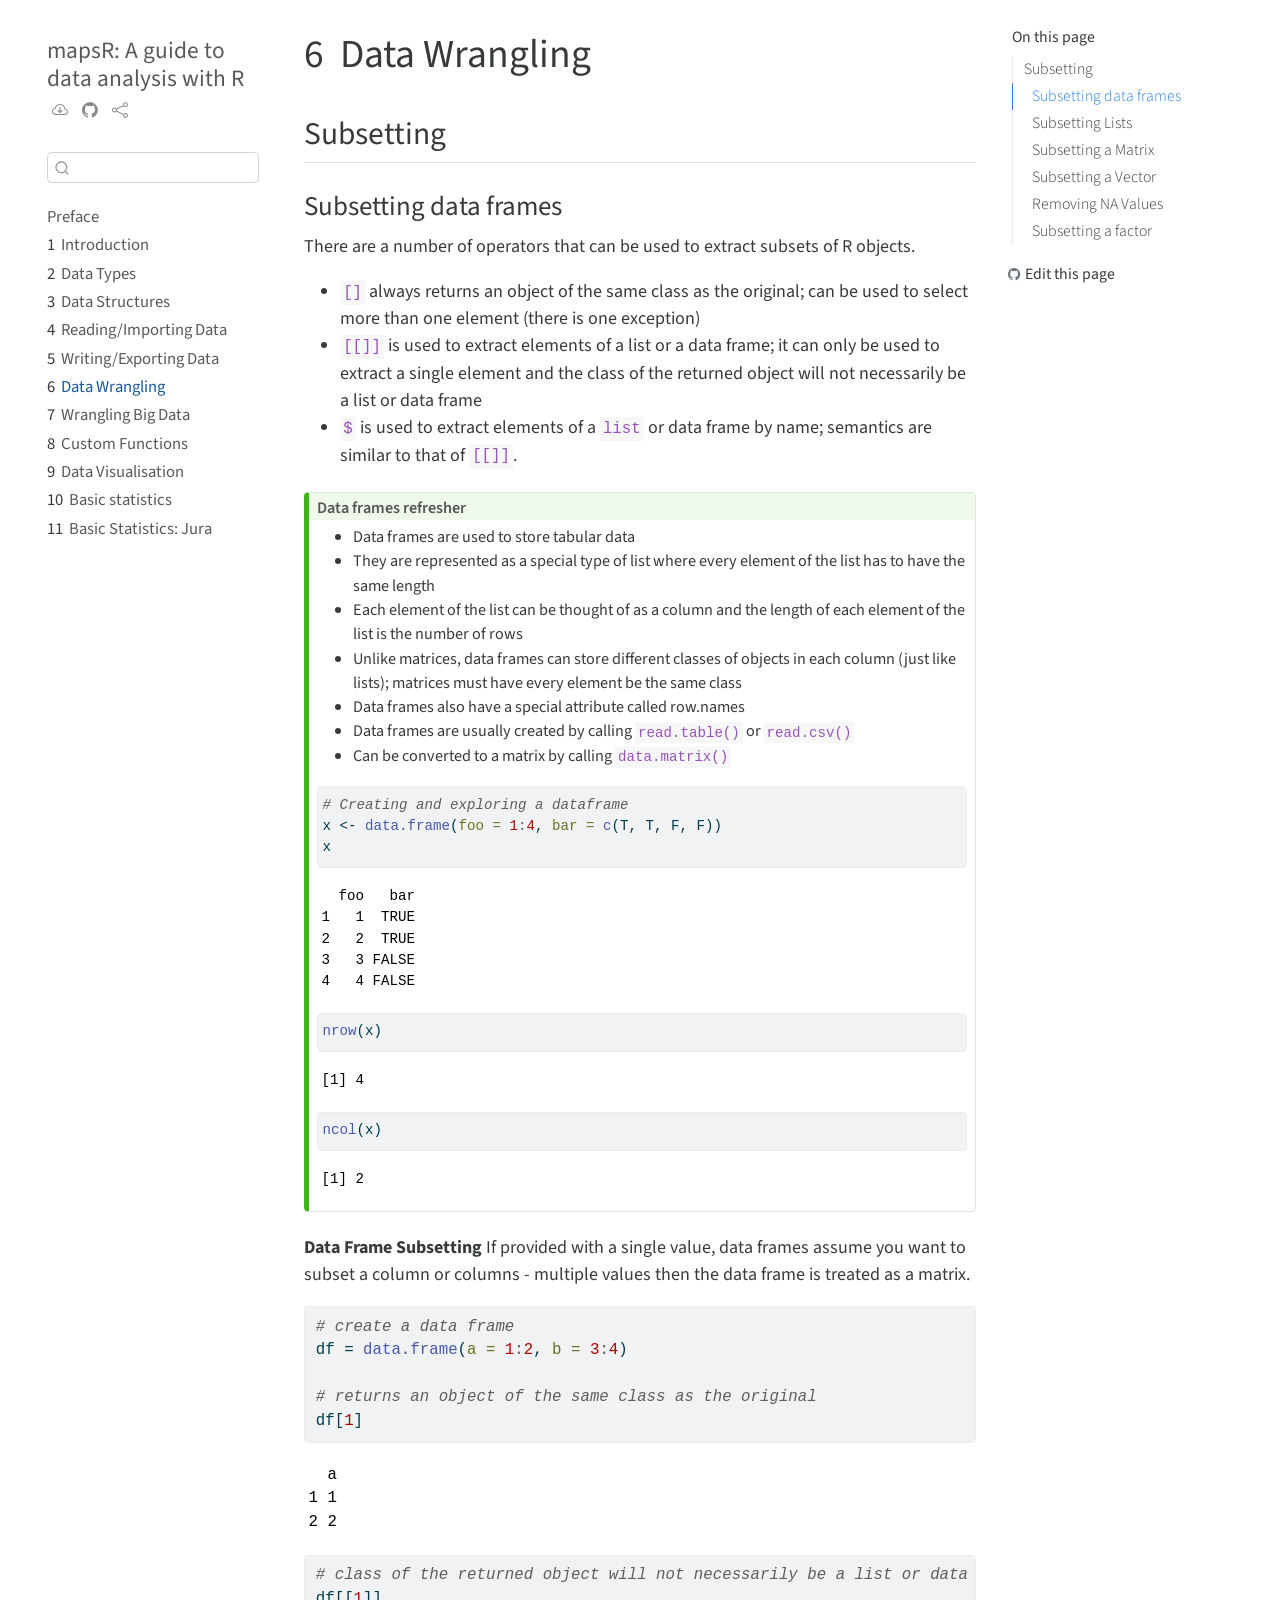
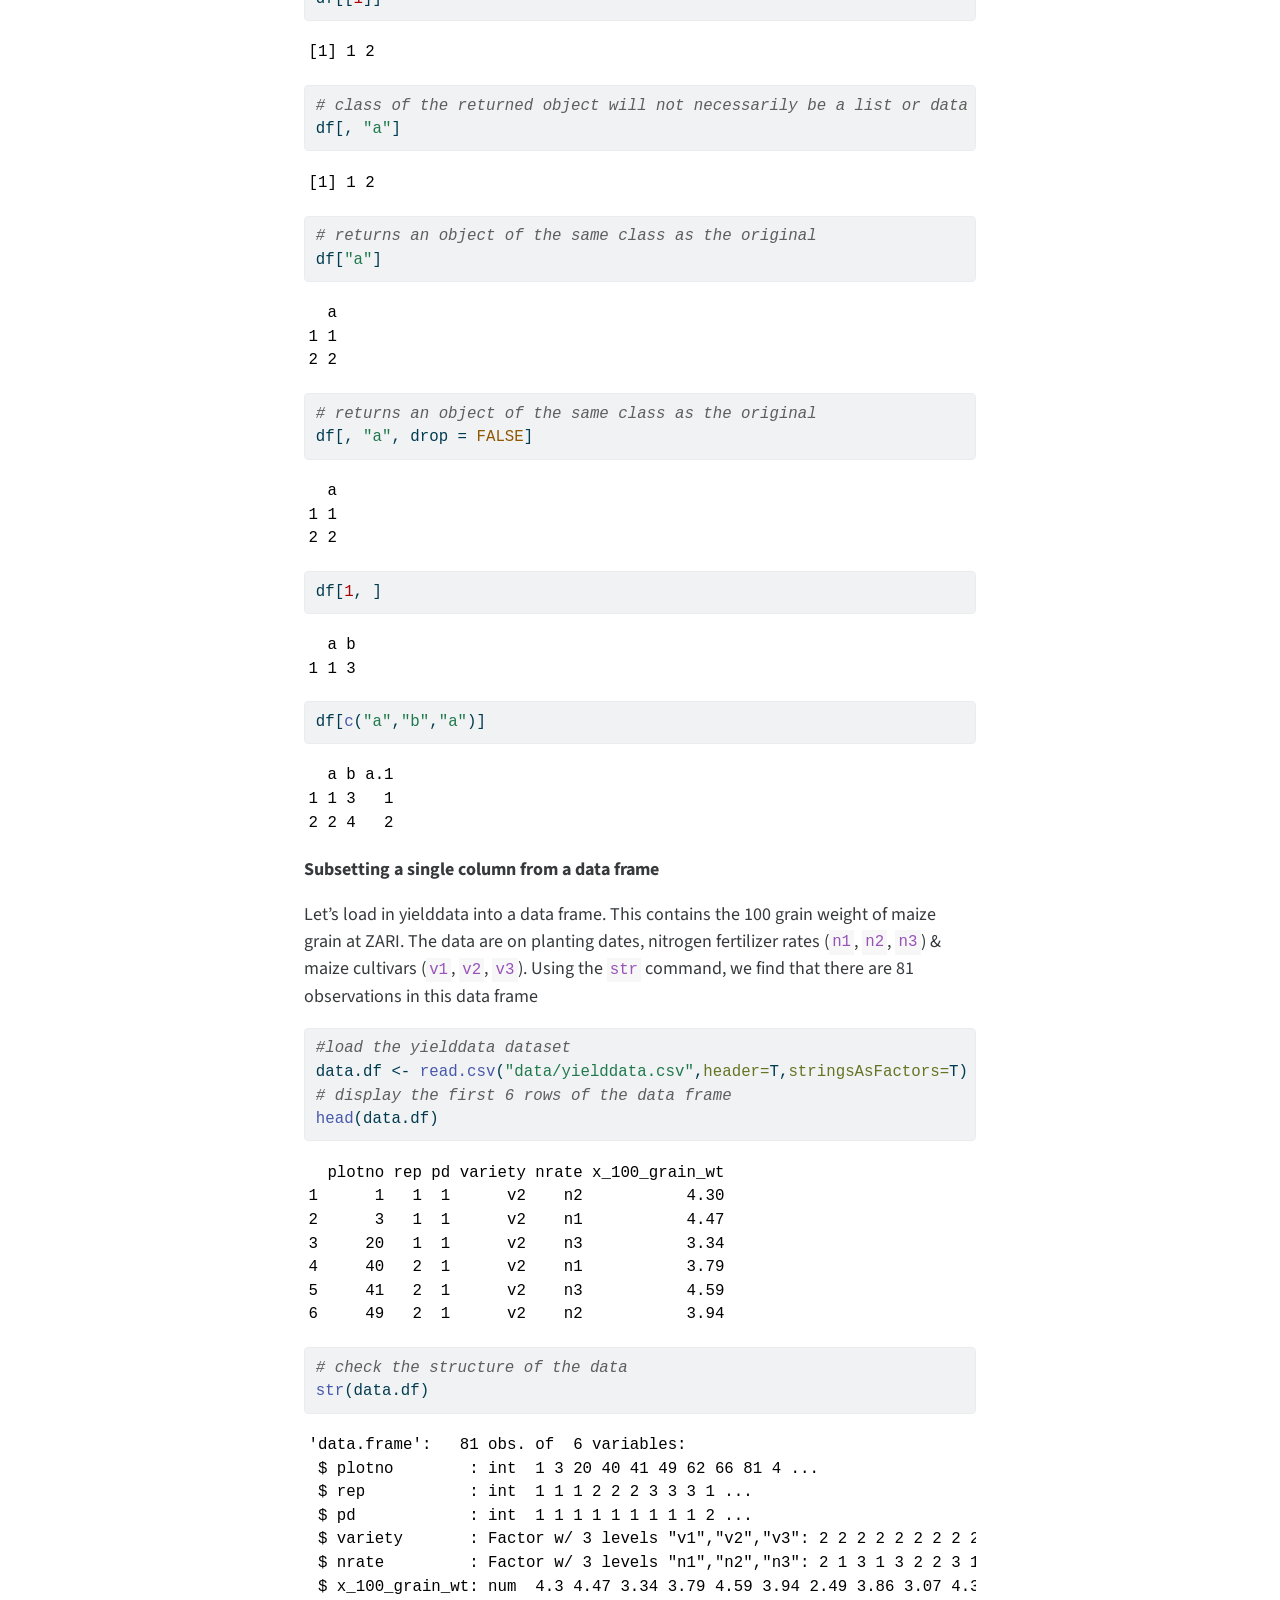
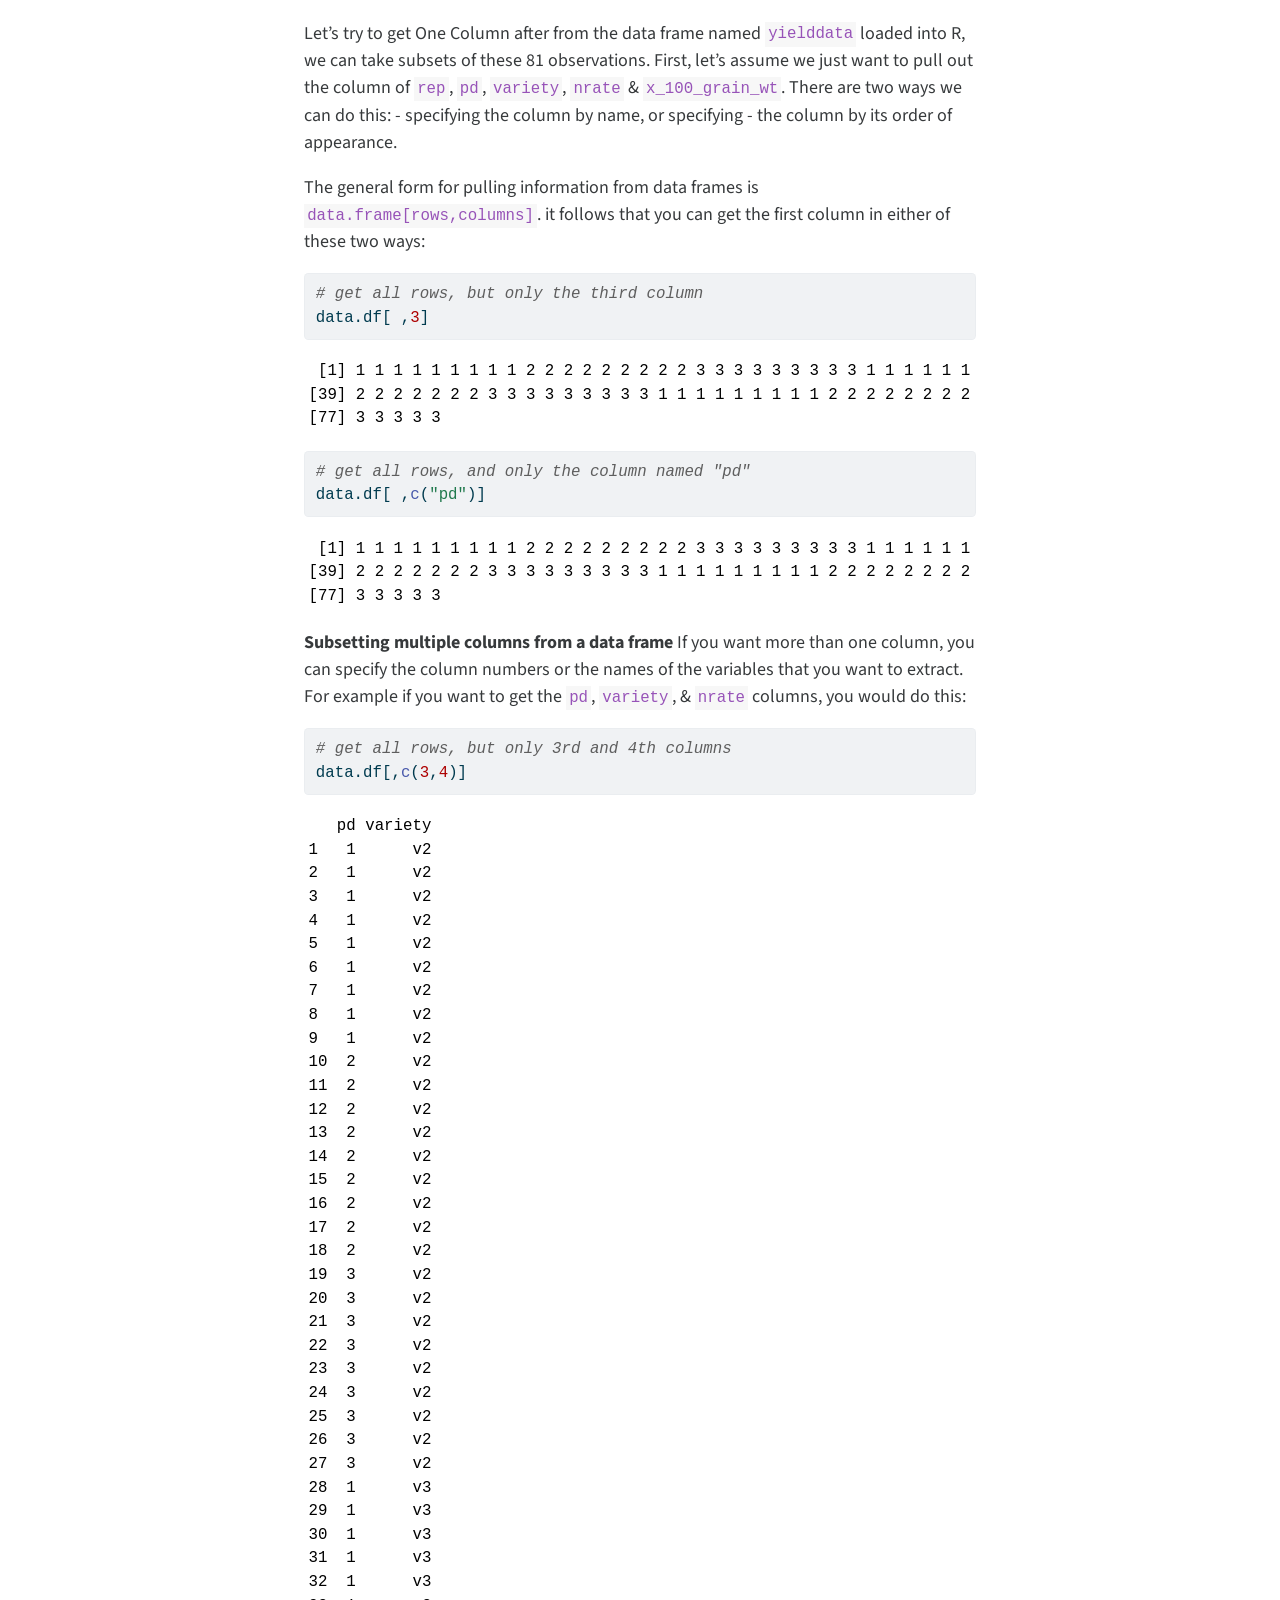
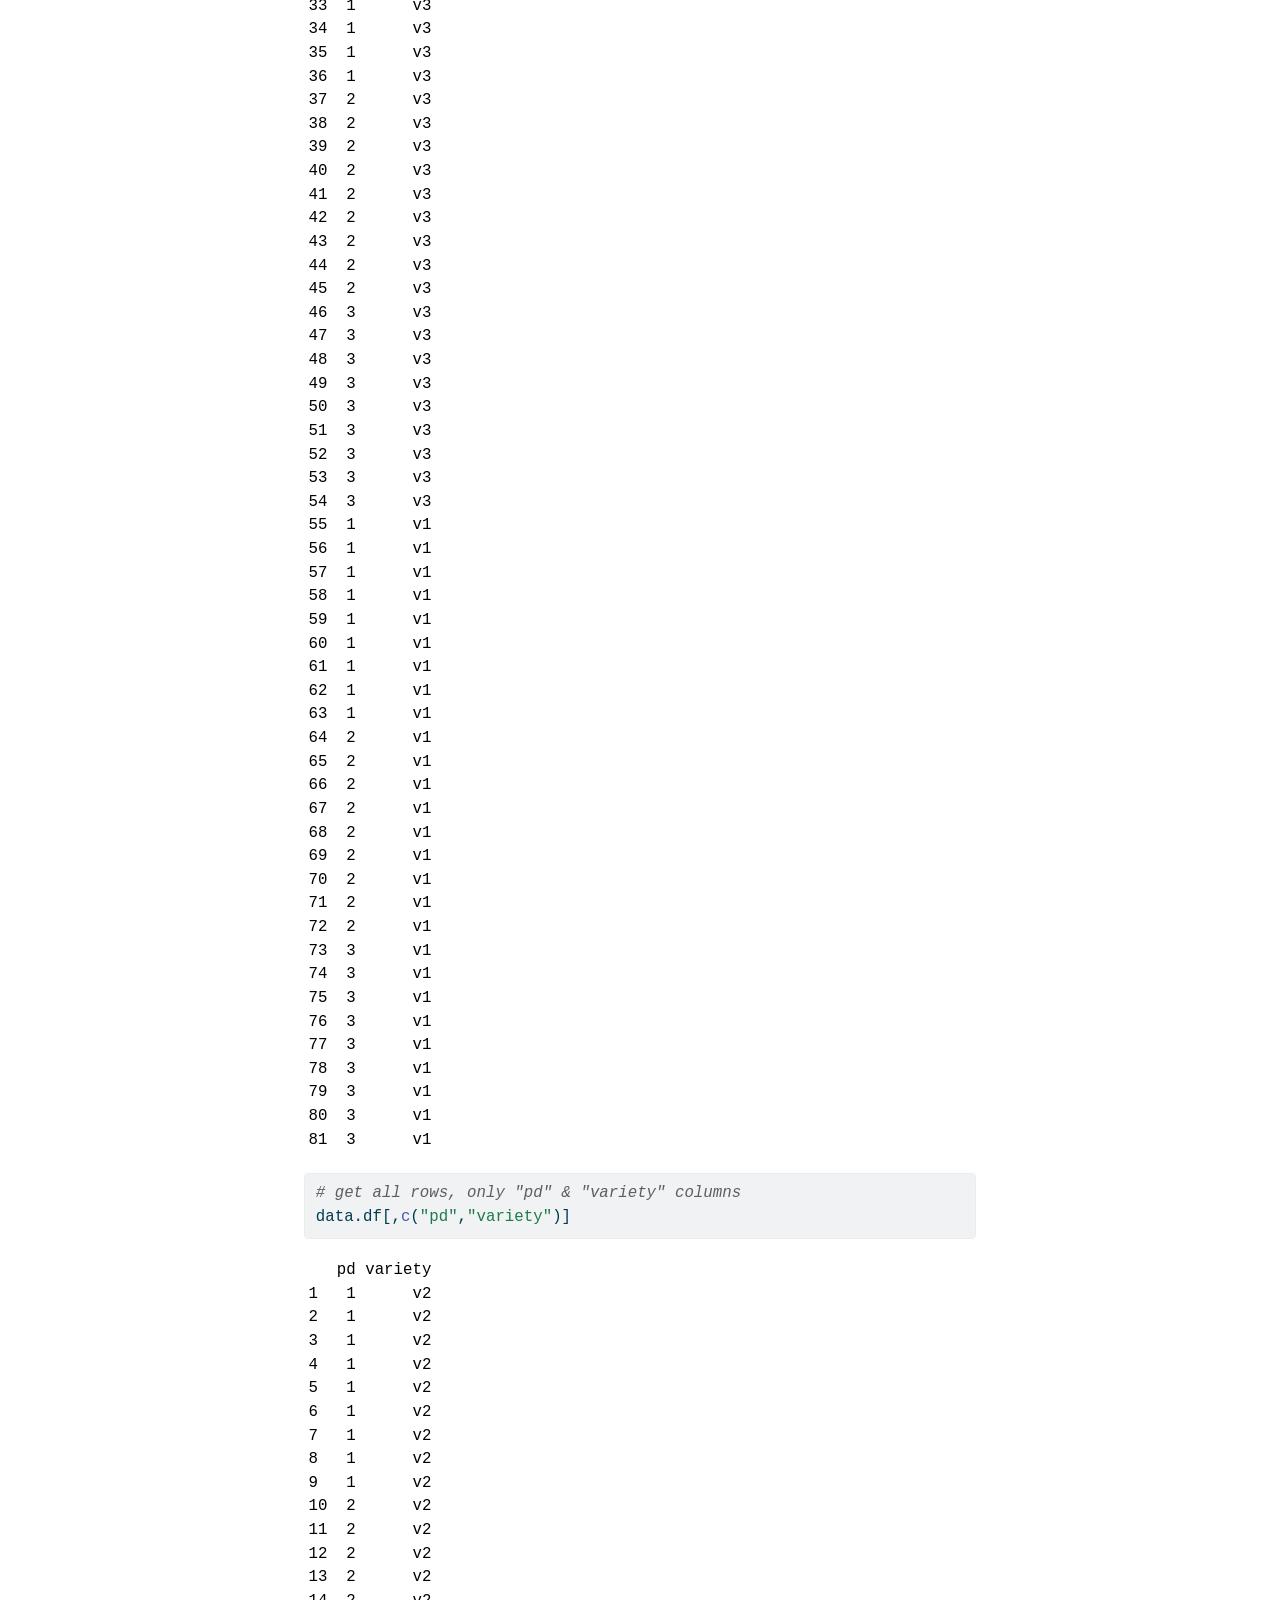
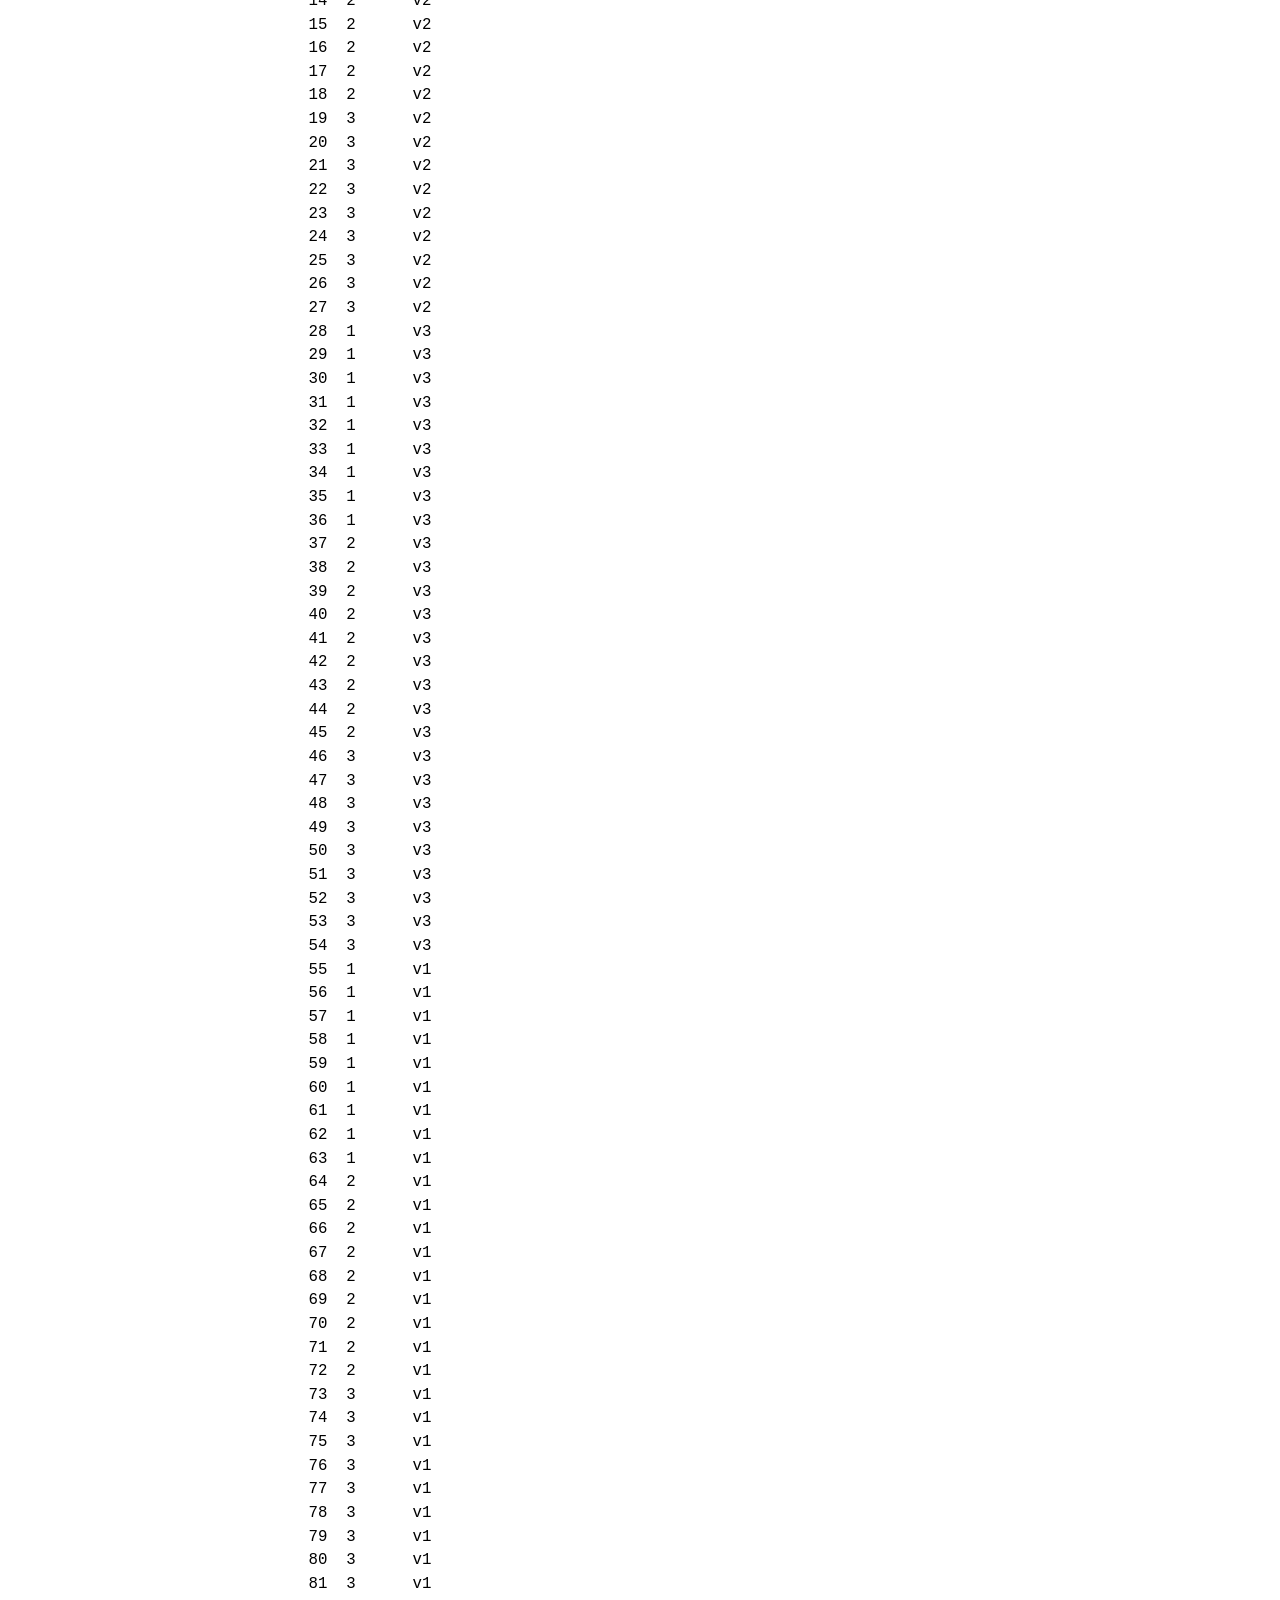
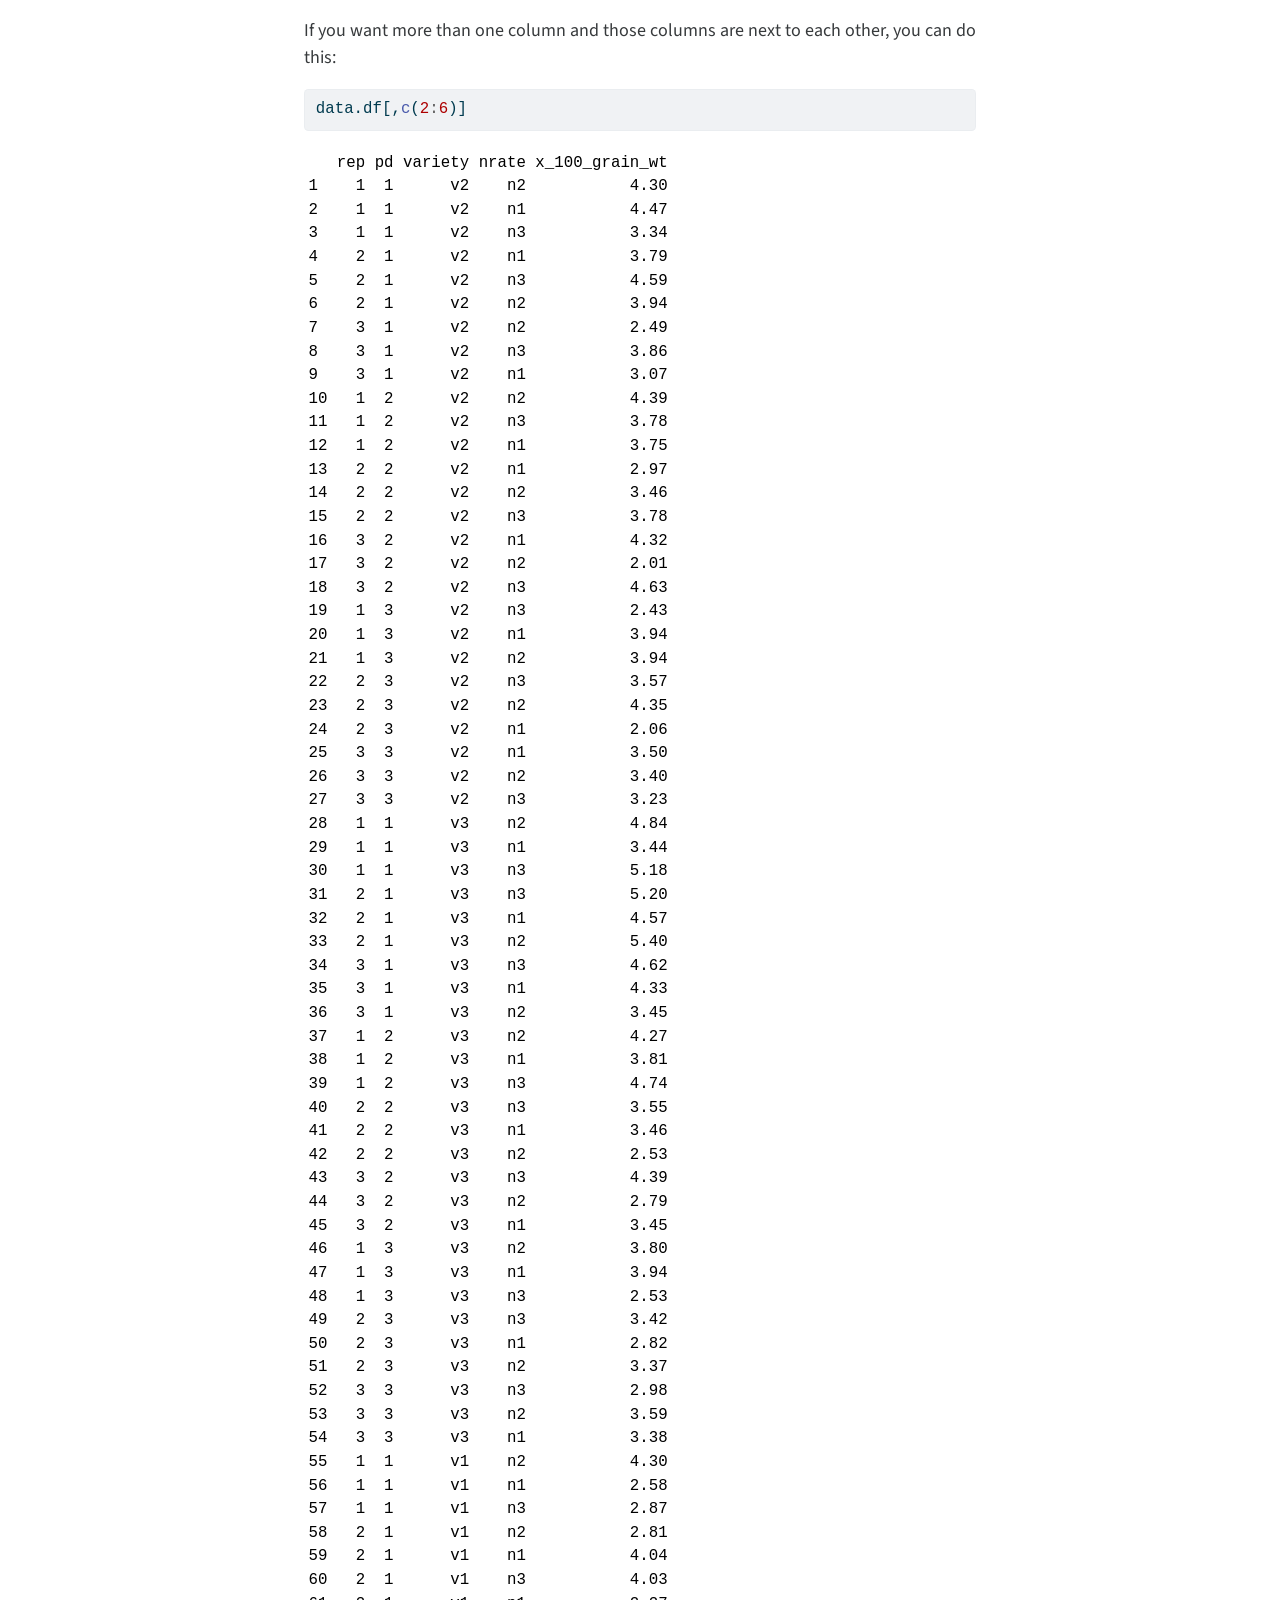
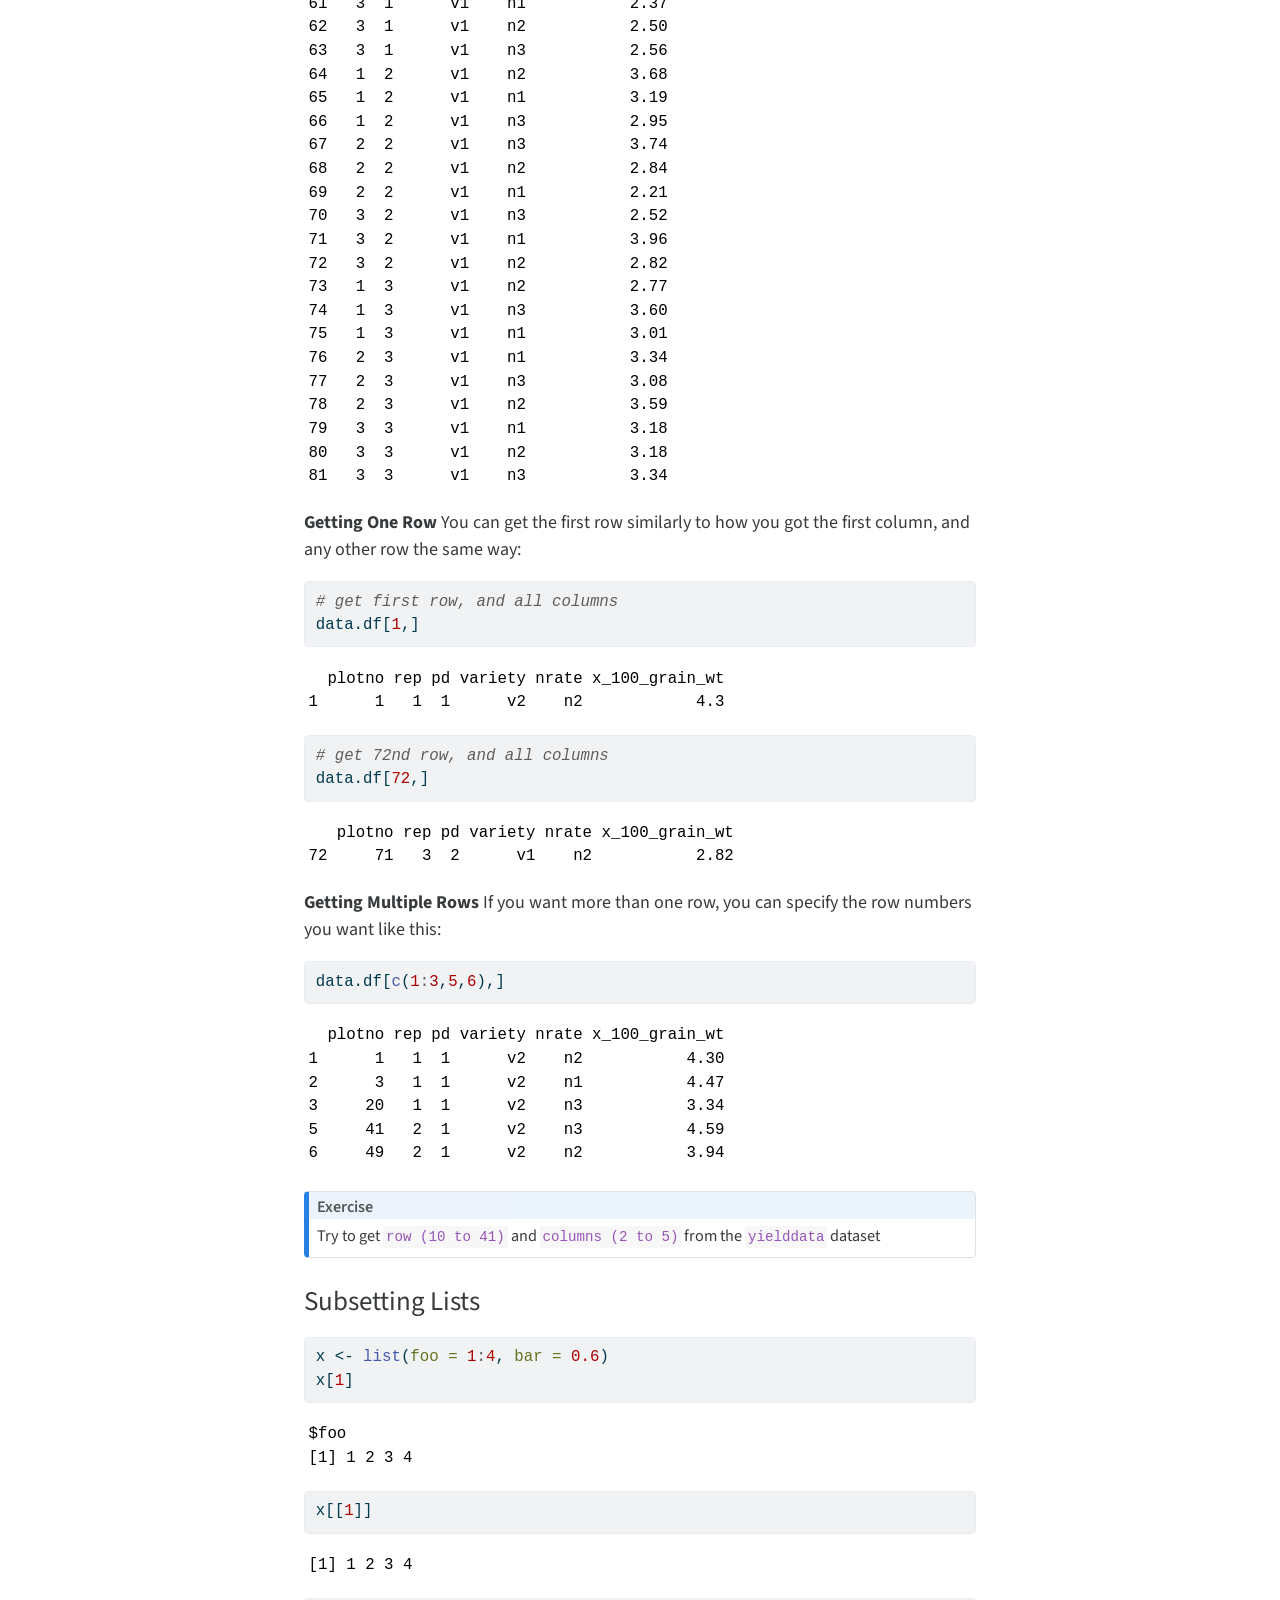
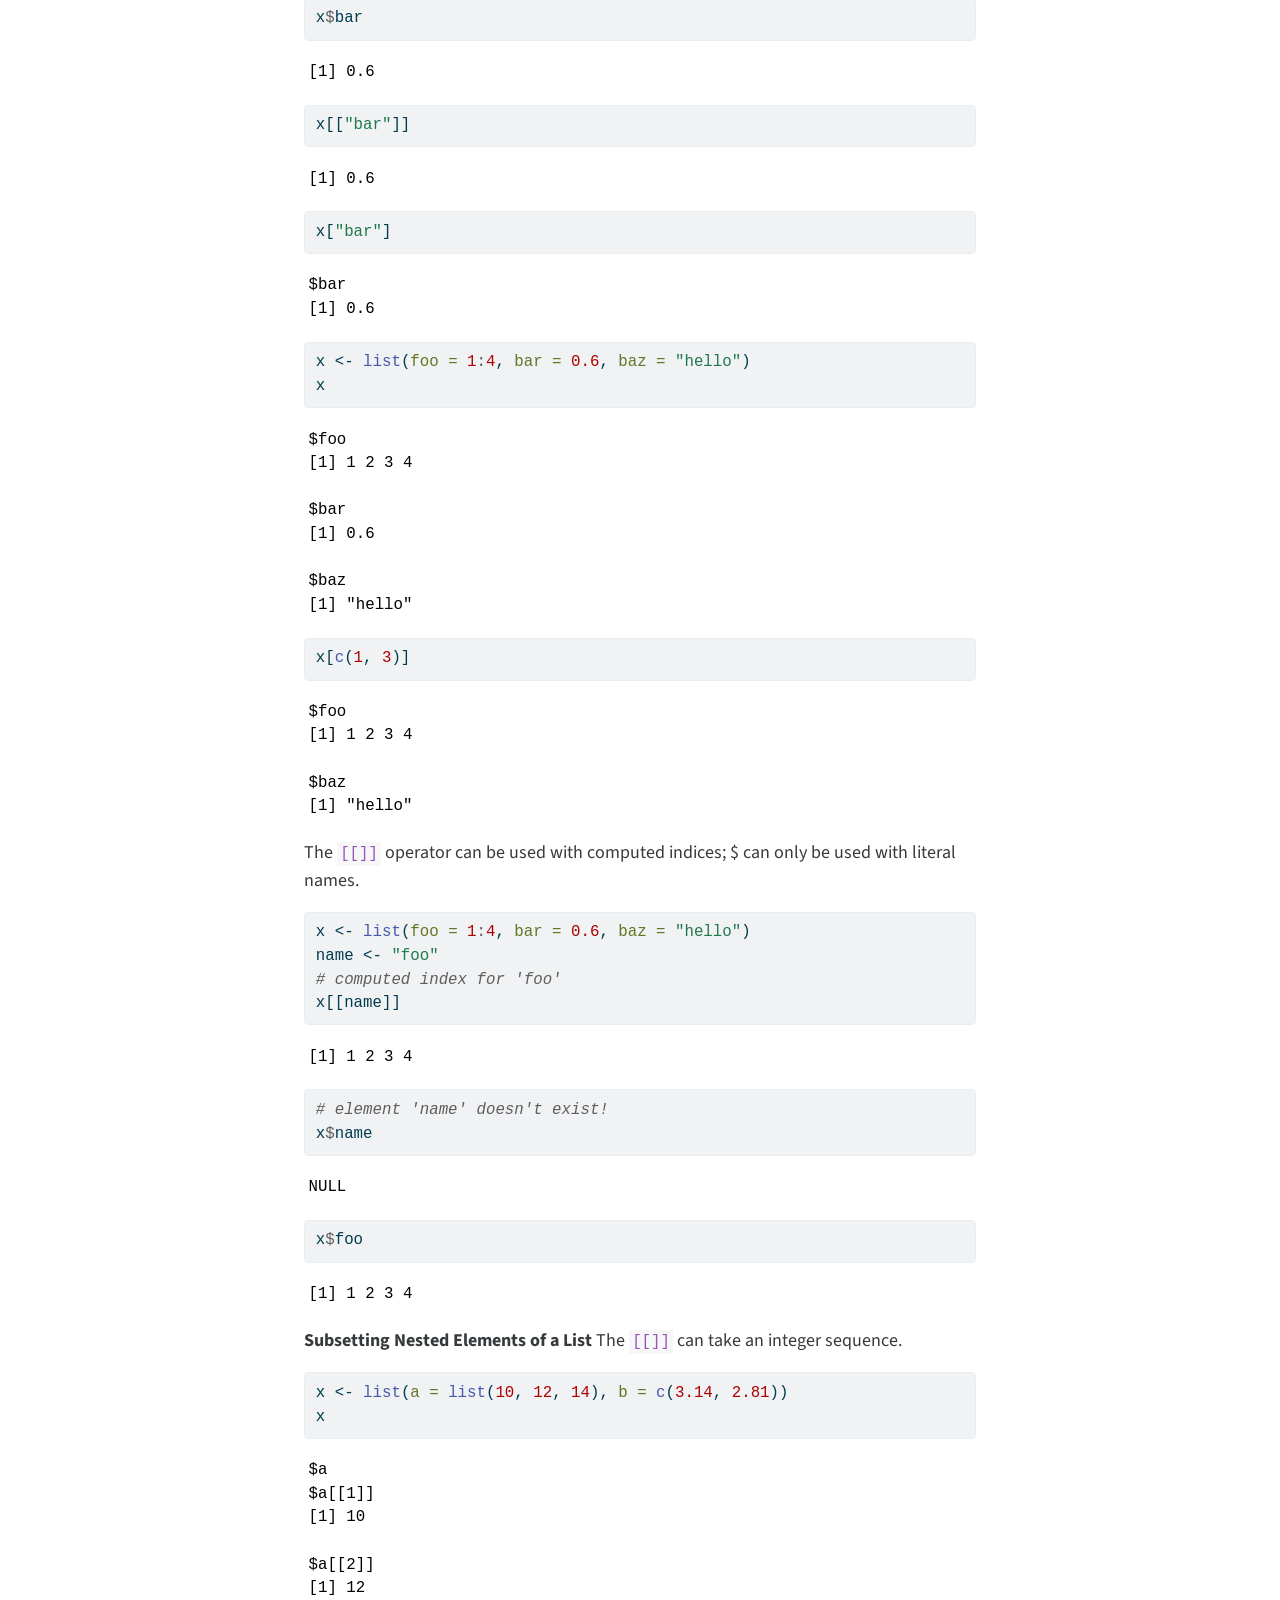
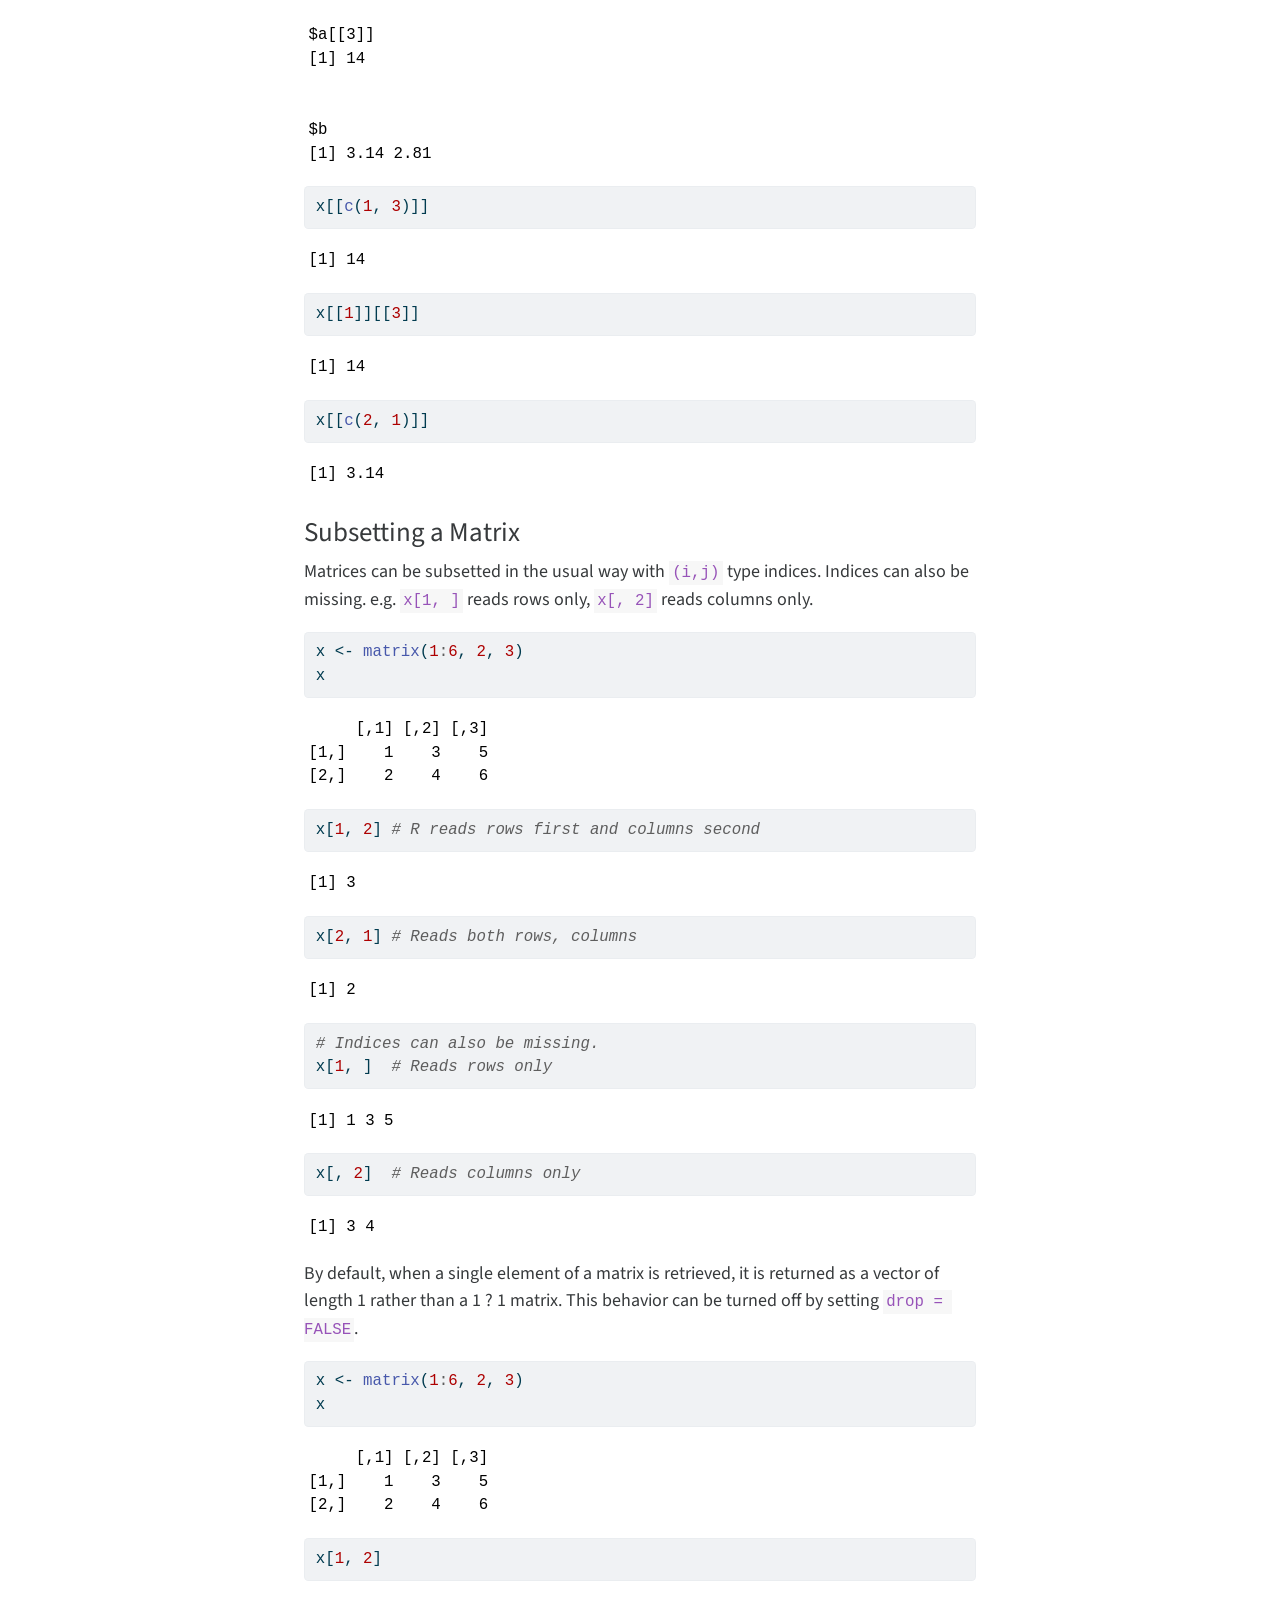
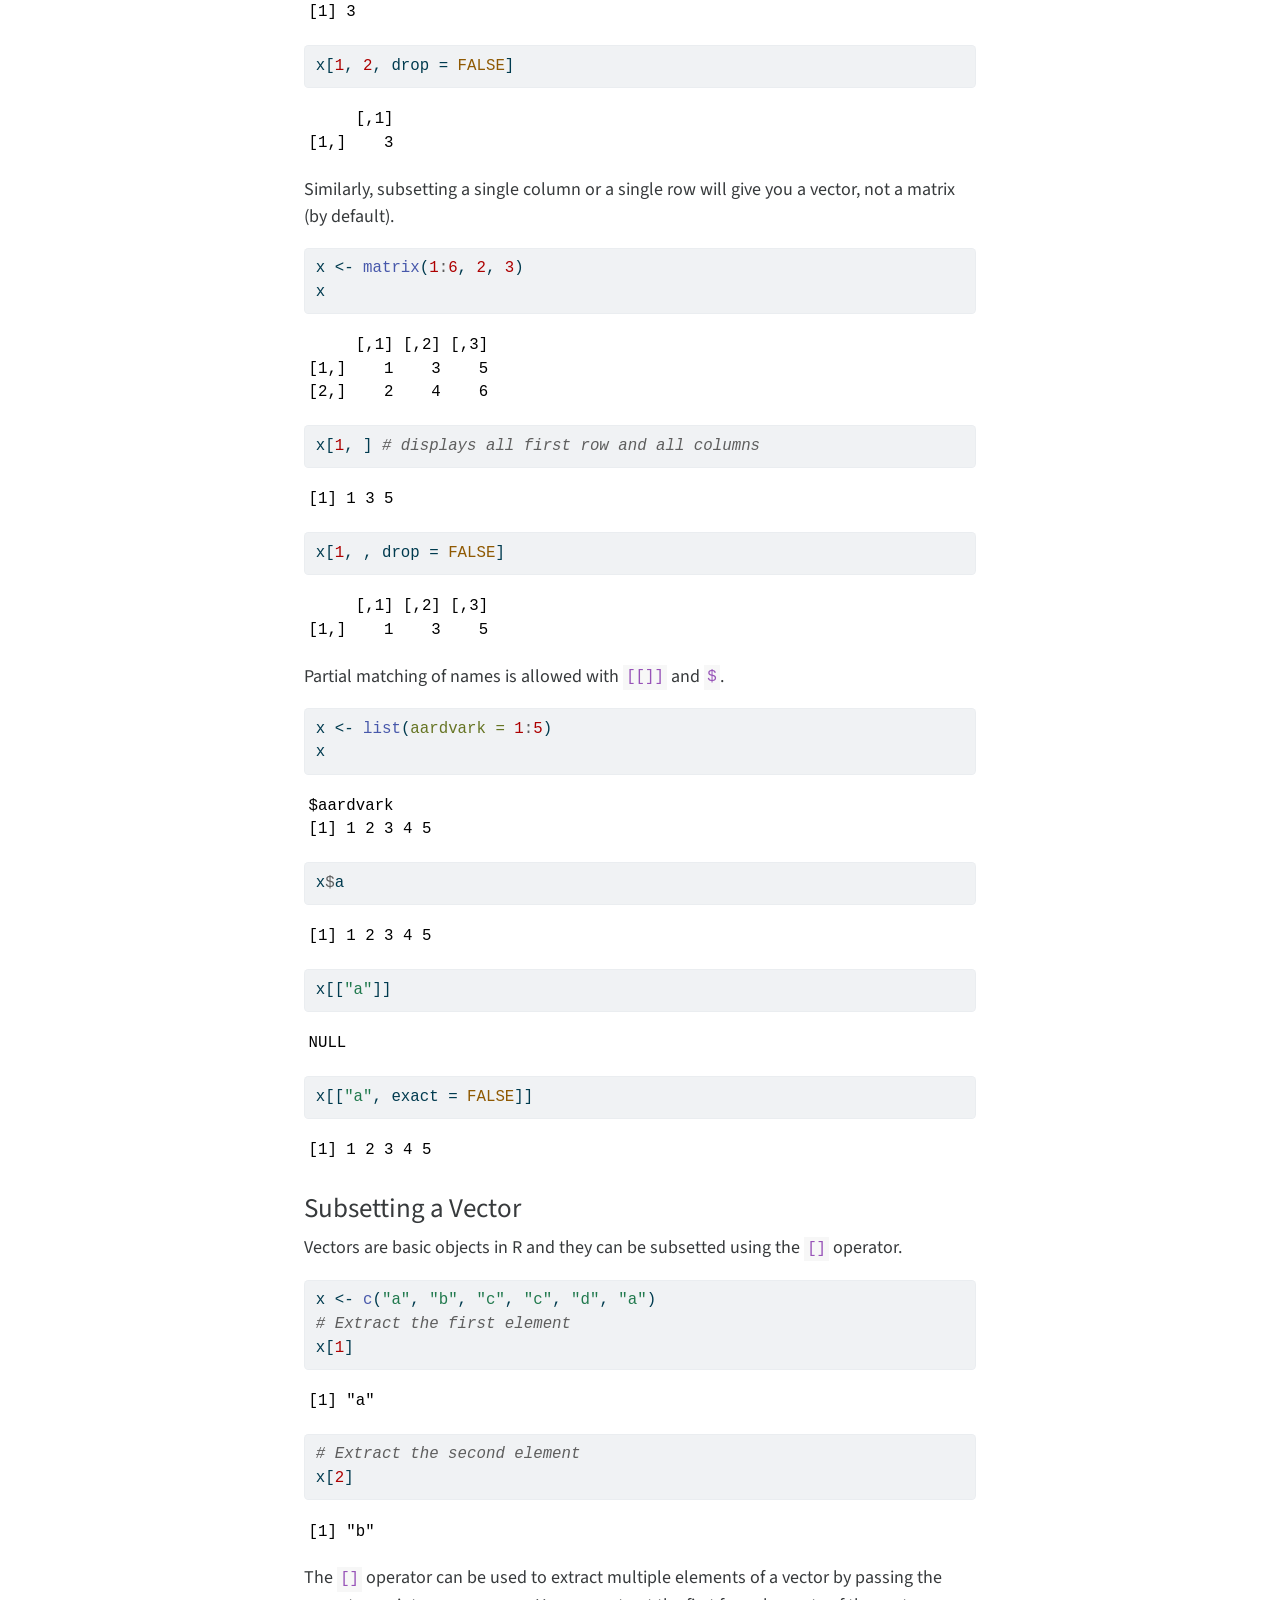
<file: docs/data_wrangling.html>
<!DOCTYPE html>
<html xmlns="http://www.w3.org/1999/xhtml" lang="en" xml:lang="en"><head>

<meta charset="utf-8">
<meta name="generator" content="quarto-1.2.313">

<meta name="viewport" content="width=device-width, initial-scale=1.0, user-scalable=yes">


<title>mapsR: A guide to data analysis with R - 6&nbsp; Data Wrangling</title>
<style>
code{white-space: pre-wrap;}
span.smallcaps{font-variant: small-caps;}
div.columns{display: flex; gap: min(4vw, 1.5em);}
div.column{flex: auto; overflow-x: auto;}
div.hanging-indent{margin-left: 1.5em; text-indent: -1.5em;}
ul.task-list{list-style: none;}
ul.task-list li input[type="checkbox"] {
  width: 0.8em;
  margin: 0 0.8em 0.2em -1.6em;
  vertical-align: middle;
}
pre > code.sourceCode { white-space: pre; position: relative; }
pre > code.sourceCode > span { display: inline-block; line-height: 1.25; }
pre > code.sourceCode > span:empty { height: 1.2em; }
.sourceCode { overflow: visible; }
code.sourceCode > span { color: inherit; text-decoration: inherit; }
div.sourceCode { margin: 1em 0; }
pre.sourceCode { margin: 0; }
@media screen {
div.sourceCode { overflow: auto; }
}
@media print {
pre > code.sourceCode { white-space: pre-wrap; }
pre > code.sourceCode > span { text-indent: -5em; padding-left: 5em; }
}
pre.numberSource code
  { counter-reset: source-line 0; }
pre.numberSource code > span
  { position: relative; left: -4em; counter-increment: source-line; }
pre.numberSource code > span > a:first-child::before
  { content: counter(source-line);
    position: relative; left: -1em; text-align: right; vertical-align: baseline;
    border: none; display: inline-block;
    -webkit-touch-callout: none; -webkit-user-select: none;
    -khtml-user-select: none; -moz-user-select: none;
    -ms-user-select: none; user-select: none;
    padding: 0 4px; width: 4em;
    color: #aaaaaa;
  }
pre.numberSource { margin-left: 3em; border-left: 1px solid #aaaaaa;  padding-left: 4px; }
div.sourceCode
  {   }
@media screen {
pre > code.sourceCode > span > a:first-child::before { text-decoration: underline; }
}
code span.al { color: #ff0000; font-weight: bold; } /* Alert */
code span.an { color: #60a0b0; font-weight: bold; font-style: italic; } /* Annotation */
code span.at { color: #7d9029; } /* Attribute */
code span.bn { color: #40a070; } /* BaseN */
code span.bu { color: #008000; } /* BuiltIn */
code span.cf { color: #007020; font-weight: bold; } /* ControlFlow */
code span.ch { color: #4070a0; } /* Char */
code span.cn { color: #880000; } /* Constant */
code span.co { color: #60a0b0; font-style: italic; } /* Comment */
code span.cv { color: #60a0b0; font-weight: bold; font-style: italic; } /* CommentVar */
code span.do { color: #ba2121; font-style: italic; } /* Documentation */
code span.dt { color: #902000; } /* DataType */
code span.dv { color: #40a070; } /* DecVal */
code span.er { color: #ff0000; font-weight: bold; } /* Error */
code span.ex { } /* Extension */
code span.fl { color: #40a070; } /* Float */
code span.fu { color: #06287e; } /* Function */
code span.im { color: #008000; font-weight: bold; } /* Import */
code span.in { color: #60a0b0; font-weight: bold; font-style: italic; } /* Information */
code span.kw { color: #007020; font-weight: bold; } /* Keyword */
code span.op { color: #666666; } /* Operator */
code span.ot { color: #007020; } /* Other */
code span.pp { color: #bc7a00; } /* Preprocessor */
code span.sc { color: #4070a0; } /* SpecialChar */
code span.ss { color: #bb6688; } /* SpecialString */
code span.st { color: #4070a0; } /* String */
code span.va { color: #19177c; } /* Variable */
code span.vs { color: #4070a0; } /* VerbatimString */
code span.wa { color: #60a0b0; font-weight: bold; font-style: italic; } /* Warning */
</style>


<script src="site_libs/quarto-nav/quarto-nav.js"></script>
<script src="site_libs/quarto-nav/headroom.min.js"></script>
<script src="site_libs/clipboard/clipboard.min.js"></script>
<script src="site_libs/quarto-search/autocomplete.umd.js"></script>
<script src="site_libs/quarto-search/fuse.min.js"></script>
<script src="site_libs/quarto-search/quarto-search.js"></script>
<meta name="quarto:offset" content="./">
<link href="./big_data.html" rel="next">
<link href="./writing_data.html" rel="prev">
<script src="site_libs/quarto-html/quarto.js"></script>
<script src="site_libs/quarto-html/popper.min.js"></script>
<script src="site_libs/quarto-html/tippy.umd.min.js"></script>
<script src="site_libs/quarto-html/anchor.min.js"></script>
<link href="site_libs/quarto-html/tippy.css" rel="stylesheet">
<link href="site_libs/quarto-html/quarto-syntax-highlighting.css" rel="stylesheet" id="quarto-text-highlighting-styles">
<script src="site_libs/bootstrap/bootstrap.min.js"></script>
<link href="site_libs/bootstrap/bootstrap-icons.css" rel="stylesheet">
<link href="site_libs/bootstrap/bootstrap.min.css" rel="stylesheet" id="quarto-bootstrap" data-mode="light">
<script id="quarto-search-options" type="application/json">{
  "location": "sidebar",
  "copy-button": false,
  "collapse-after": 3,
  "panel-placement": "start",
  "type": "textbox",
  "limit": 20,
  "language": {
    "search-no-results-text": "No results",
    "search-matching-documents-text": "matching documents",
    "search-copy-link-title": "Copy link to search",
    "search-hide-matches-text": "Hide additional matches",
    "search-more-match-text": "more match in this document",
    "search-more-matches-text": "more matches in this document",
    "search-clear-button-title": "Clear",
    "search-detached-cancel-button-title": "Cancel",
    "search-submit-button-title": "Submit"
  }
}</script>


</head>

<body class="nav-sidebar floating">

<div id="quarto-search-results"></div>
  <header id="quarto-header" class="headroom fixed-top">
  <nav class="quarto-secondary-nav" data-bs-toggle="collapse" data-bs-target="#quarto-sidebar" aria-controls="quarto-sidebar" aria-expanded="false" aria-label="Toggle sidebar navigation" onclick="if (window.quartoToggleHeadroom) { window.quartoToggleHeadroom(); }">
    <div class="container-fluid d-flex justify-content-between">
      <h1 class="quarto-secondary-nav-title"><span class="chapter-number">6</span>&nbsp; <span class="chapter-title">Data Wrangling</span></h1>
      <button type="button" class="quarto-btn-toggle btn" aria-label="Show secondary navigation">
        <i class="bi bi-chevron-right"></i>
      </button>
    </div>
  </nav>
</header>
<!-- content -->
<div id="quarto-content" class="quarto-container page-columns page-rows-contents page-layout-article">
<!-- sidebar -->
  <nav id="quarto-sidebar" class="sidebar collapse sidebar-navigation floating overflow-auto">
    <div class="pt-lg-2 mt-2 text-left sidebar-header">
    <div class="sidebar-title mb-0 py-0">
      <a href="./">mapsR: A guide to data analysis with R</a> 
        <div class="sidebar-tools-main tools-wide">
    <a href="https://dzvoti.github.io/mapsR/data.zip" title="" class="sidebar-tool px-1"><i class="bi bi-cloud-arrow-down"></i></a>
    <a href="https://github.com/dzvoti/mapsR/" title="Source Code" class="sidebar-tool px-1"><i class="bi bi-github"></i></a>
    <a href="" title="Share" id="sidebar-tool-dropdown-0" class="sidebar-tool dropdown-toggle px-1" data-bs-toggle="dropdown" aria-expanded="false"><i class="bi bi-share"></i></a>
    <ul class="dropdown-menu" aria-labelledby="sidebar-tool-dropdown-0">
        <li>
          <a class="dropdown-item sidebar-tools-main-item" href="https://twitter.com/intent/tweet?url=|url|">
            <i class="bi bi-bi-twitter pe-1"></i>
          Twitter
          </a>
        </li>
        <li>
          <a class="dropdown-item sidebar-tools-main-item" href="https://www.facebook.com/sharer/sharer.php?u=|url|">
            <i class="bi bi-bi-facebook pe-1"></i>
          Facebook
          </a>
        </li>
    </ul>
</div>
    </div>
      </div>
      <div class="mt-2 flex-shrink-0 align-items-center">
        <div class="sidebar-search">
        <div id="quarto-search" class="" title="Search"></div>
        </div>
      </div>
    <div class="sidebar-menu-container"> 
    <ul class="list-unstyled mt-1">
        <li class="sidebar-item">
  <div class="sidebar-item-container"> 
  <a href="./index.html" class="sidebar-item-text sidebar-link">Preface</a>
  </div>
</li>
        <li class="sidebar-item">
  <div class="sidebar-item-container"> 
  <a href="./intro.html" class="sidebar-item-text sidebar-link"><span class="chapter-number">1</span>&nbsp; <span class="chapter-title">Introduction</span></a>
  </div>
</li>
        <li class="sidebar-item">
  <div class="sidebar-item-container"> 
  <a href="./data_types.html" class="sidebar-item-text sidebar-link"><span class="chapter-number">2</span>&nbsp; <span class="chapter-title">Data Types</span></a>
  </div>
</li>
        <li class="sidebar-item">
  <div class="sidebar-item-container"> 
  <a href="./data_structures.html" class="sidebar-item-text sidebar-link"><span class="chapter-number">3</span>&nbsp; <span class="chapter-title">Data Structures</span></a>
  </div>
</li>
        <li class="sidebar-item">
  <div class="sidebar-item-container"> 
  <a href="./reading_data.html" class="sidebar-item-text sidebar-link"><span class="chapter-number">4</span>&nbsp; <span class="chapter-title">Reading/Importing Data</span></a>
  </div>
</li>
        <li class="sidebar-item">
  <div class="sidebar-item-container"> 
  <a href="./writing_data.html" class="sidebar-item-text sidebar-link"><span class="chapter-number">5</span>&nbsp; <span class="chapter-title">Writing/Exporting Data</span></a>
  </div>
</li>
        <li class="sidebar-item">
  <div class="sidebar-item-container"> 
  <a href="./data_wrangling.html" class="sidebar-item-text sidebar-link active"><span class="chapter-number">6</span>&nbsp; <span class="chapter-title">Data Wrangling</span></a>
  </div>
</li>
        <li class="sidebar-item">
  <div class="sidebar-item-container"> 
  <a href="./big_data.html" class="sidebar-item-text sidebar-link"><span class="chapter-number">7</span>&nbsp; <span class="chapter-title">Wrangling Big Data</span></a>
  </div>
</li>
        <li class="sidebar-item">
  <div class="sidebar-item-container"> 
  <a href="./functions.html" class="sidebar-item-text sidebar-link"><span class="chapter-number">8</span>&nbsp; <span class="chapter-title">Custom Functions</span></a>
  </div>
</li>
        <li class="sidebar-item">
  <div class="sidebar-item-container"> 
  <a href="./data_visualisation.html" class="sidebar-item-text sidebar-link"><span class="chapter-number">9</span>&nbsp; <span class="chapter-title">Data Visualisation</span></a>
  </div>
</li>
        <li class="sidebar-item">
  <div class="sidebar-item-container"> 
  <a href="./basic_statistics.html" class="sidebar-item-text sidebar-link"><span class="chapter-number">10</span>&nbsp; <span class="chapter-title">Basic statistics</span></a>
  </div>
</li>
        <li class="sidebar-item">
  <div class="sidebar-item-container"> 
  <a href="./jura.html" class="sidebar-item-text sidebar-link"><span class="chapter-number">11</span>&nbsp; <span class="chapter-title">Basic Statistics: Jura</span></a>
  </div>
</li>
    </ul>
    </div>
</nav>
<!-- margin-sidebar -->
    <div id="quarto-margin-sidebar" class="sidebar margin-sidebar">
        <nav id="TOC" role="doc-toc" class="toc-active">
    <h2 id="toc-title">On this page</h2>
   
  <ul>
  <li><a href="#subsetting" id="toc-subsetting" class="nav-link active" data-scroll-target="#subsetting">Subsetting</a>
  <ul class="collapse">
  <li><a href="#subsetting-data-frames" id="toc-subsetting-data-frames" class="nav-link" data-scroll-target="#subsetting-data-frames">Subsetting data frames</a></li>
  <li><a href="#subsetting-lists" id="toc-subsetting-lists" class="nav-link" data-scroll-target="#subsetting-lists">Subsetting Lists</a></li>
  <li><a href="#subsetting-a-matrix" id="toc-subsetting-a-matrix" class="nav-link" data-scroll-target="#subsetting-a-matrix">Subsetting a Matrix</a></li>
  <li><a href="#subsetting-a-vector" id="toc-subsetting-a-vector" class="nav-link" data-scroll-target="#subsetting-a-vector">Subsetting a Vector</a></li>
  <li><a href="#removing-na-values" id="toc-removing-na-values" class="nav-link" data-scroll-target="#removing-na-values">Removing NA Values</a></li>
  <li><a href="#subsetting-a-factor" id="toc-subsetting-a-factor" class="nav-link" data-scroll-target="#subsetting-a-factor">Subsetting a factor</a></li>
  </ul></li>
  </ul>
<div class="toc-actions"><div><i class="bi bi-github"></i></div><div class="action-links"><p><a href="https://github.com/dzvoti/mapsR/edit/main/data_wrangling.qmd" class="toc-action">Edit this page</a></p></div></div></nav>
    </div>
<!-- main -->
<main class="content" id="quarto-document-content">

<header id="title-block-header" class="quarto-title-block default">
<div class="quarto-title">
<h1 class="title d-none d-lg-block"><span class="chapter-number">6</span>&nbsp; <span class="chapter-title">Data Wrangling</span></h1>
</div>



<div class="quarto-title-meta">

    
  
    
  </div>
  

</header>

<section id="subsetting" class="level2">
<h2 class="anchored" data-anchor-id="subsetting">Subsetting</h2>
<section id="subsetting-data-frames" class="level3">
<h3 class="anchored" data-anchor-id="subsetting-data-frames">Subsetting data frames</h3>
<p>There are a number of operators that can be used to extract subsets of R objects.</p>
<ul>
<li><code>[]</code> always returns an object of the same class as the original; can be used to select more than one element (there is one exception)</li>
<li><code>[[]]</code> is used to extract elements of a list or a data frame; it can only be used to extract a single element and the class of the returned object will not necessarily be a list or data frame</li>
<li><code>$</code> is used to extract elements of a <code>list</code> or data frame by name; semantics are similar to that of <code>[[]]</code>.</li>
</ul>
<div class="callout-tip callout callout-style-default no-icon callout-captioned">
<div class="callout-header d-flex align-content-center">
<div class="callout-icon-container">
<i class="callout-icon no-icon"></i>
</div>
<div class="callout-caption-container flex-fill">
Data frames refresher
</div>
</div>
<div class="callout-body-container callout-body">
<ul>
<li>Data frames are used to store tabular data</li>
<li>They are represented as a special type of list where every element of the list has to have the same length</li>
<li>Each element of the list can be thought of as a column and the length of each element of the list is the number of rows</li>
<li>Unlike matrices, data frames can store different classes of objects in each column (just like lists); matrices must have every element be the same class</li>
<li>Data frames also have a special attribute called row.names</li>
<li>Data frames are usually created by calling <code>read.table()</code> or <code>read.csv()</code></li>
<li>Can be converted to a matrix by calling <code>data.matrix()</code></li>
</ul>
<div class="cell">
<div class="sourceCode cell-code" id="cb1"><pre class="sourceCode r code-with-copy"><code class="sourceCode r"><span id="cb1-1"><a href="#cb1-1" aria-hidden="true" tabindex="-1"></a><span class="co"># Creating and exploring a dataframe</span></span>
<span id="cb1-2"><a href="#cb1-2" aria-hidden="true" tabindex="-1"></a>x <span class="ot">&lt;-</span> <span class="fu">data.frame</span>(<span class="at">foo =</span> <span class="dv">1</span><span class="sc">:</span><span class="dv">4</span>, <span class="at">bar =</span> <span class="fu">c</span>(T, T, F, F))</span>
<span id="cb1-3"><a href="#cb1-3" aria-hidden="true" tabindex="-1"></a>x</span></code><button title="Copy to Clipboard" class="code-copy-button"><i class="bi"></i></button></pre></div>
<div class="cell-output cell-output-stdout">
<pre><code>  foo   bar
1   1  TRUE
2   2  TRUE
3   3 FALSE
4   4 FALSE</code></pre>
</div>
<div class="sourceCode cell-code" id="cb3"><pre class="sourceCode r code-with-copy"><code class="sourceCode r"><span id="cb3-1"><a href="#cb3-1" aria-hidden="true" tabindex="-1"></a><span class="fu">nrow</span>(x)</span></code><button title="Copy to Clipboard" class="code-copy-button"><i class="bi"></i></button></pre></div>
<div class="cell-output cell-output-stdout">
<pre><code>[1] 4</code></pre>
</div>
<div class="sourceCode cell-code" id="cb5"><pre class="sourceCode r code-with-copy"><code class="sourceCode r"><span id="cb5-1"><a href="#cb5-1" aria-hidden="true" tabindex="-1"></a><span class="fu">ncol</span>(x)</span></code><button title="Copy to Clipboard" class="code-copy-button"><i class="bi"></i></button></pre></div>
<div class="cell-output cell-output-stdout">
<pre><code>[1] 2</code></pre>
</div>
</div>
</div>
</div>
<p><strong>Data Frame Subsetting</strong> If provided with a single value, data frames assume you want to subset a column or columns - multiple values then the data frame is treated as a matrix.</p>
<div class="cell">
<div class="sourceCode cell-code" id="cb7"><pre class="sourceCode r code-with-copy"><code class="sourceCode r"><span id="cb7-1"><a href="#cb7-1" aria-hidden="true" tabindex="-1"></a><span class="co"># create a data frame</span></span>
<span id="cb7-2"><a href="#cb7-2" aria-hidden="true" tabindex="-1"></a>df <span class="ot">=</span> <span class="fu">data.frame</span>(<span class="at">a =</span> <span class="dv">1</span><span class="sc">:</span><span class="dv">2</span>, <span class="at">b =</span> <span class="dv">3</span><span class="sc">:</span><span class="dv">4</span>) </span>
<span id="cb7-3"><a href="#cb7-3" aria-hidden="true" tabindex="-1"></a></span>
<span id="cb7-4"><a href="#cb7-4" aria-hidden="true" tabindex="-1"></a><span class="co"># returns an object of the same class as the original</span></span>
<span id="cb7-5"><a href="#cb7-5" aria-hidden="true" tabindex="-1"></a>df[<span class="dv">1</span>] </span></code><button title="Copy to Clipboard" class="code-copy-button"><i class="bi"></i></button></pre></div>
<div class="cell-output cell-output-stdout">
<pre><code>  a
1 1
2 2</code></pre>
</div>
<div class="sourceCode cell-code" id="cb9"><pre class="sourceCode r code-with-copy"><code class="sourceCode r"><span id="cb9-1"><a href="#cb9-1" aria-hidden="true" tabindex="-1"></a><span class="co"># class of the returned object will not necessarily be a list or data frame</span></span>
<span id="cb9-2"><a href="#cb9-2" aria-hidden="true" tabindex="-1"></a>df[[<span class="dv">1</span>]] </span></code><button title="Copy to Clipboard" class="code-copy-button"><i class="bi"></i></button></pre></div>
<div class="cell-output cell-output-stdout">
<pre><code>[1] 1 2</code></pre>
</div>
<div class="sourceCode cell-code" id="cb11"><pre class="sourceCode r code-with-copy"><code class="sourceCode r"><span id="cb11-1"><a href="#cb11-1" aria-hidden="true" tabindex="-1"></a><span class="co"># class of the returned object will not necessarily be a list or data frame</span></span>
<span id="cb11-2"><a href="#cb11-2" aria-hidden="true" tabindex="-1"></a>df[, <span class="st">"a"</span>] </span></code><button title="Copy to Clipboard" class="code-copy-button"><i class="bi"></i></button></pre></div>
<div class="cell-output cell-output-stdout">
<pre><code>[1] 1 2</code></pre>
</div>
<div class="sourceCode cell-code" id="cb13"><pre class="sourceCode r code-with-copy"><code class="sourceCode r"><span id="cb13-1"><a href="#cb13-1" aria-hidden="true" tabindex="-1"></a><span class="co"># returns an object of the same class as the original</span></span>
<span id="cb13-2"><a href="#cb13-2" aria-hidden="true" tabindex="-1"></a>df[<span class="st">"a"</span>] </span></code><button title="Copy to Clipboard" class="code-copy-button"><i class="bi"></i></button></pre></div>
<div class="cell-output cell-output-stdout">
<pre><code>  a
1 1
2 2</code></pre>
</div>
<div class="sourceCode cell-code" id="cb15"><pre class="sourceCode r code-with-copy"><code class="sourceCode r"><span id="cb15-1"><a href="#cb15-1" aria-hidden="true" tabindex="-1"></a><span class="co"># returns an object of the same class as the original</span></span>
<span id="cb15-2"><a href="#cb15-2" aria-hidden="true" tabindex="-1"></a>df[, <span class="st">"a"</span>, drop <span class="ot">=</span> <span class="cn">FALSE</span>] </span></code><button title="Copy to Clipboard" class="code-copy-button"><i class="bi"></i></button></pre></div>
<div class="cell-output cell-output-stdout">
<pre><code>  a
1 1
2 2</code></pre>
</div>
<div class="sourceCode cell-code" id="cb17"><pre class="sourceCode r code-with-copy"><code class="sourceCode r"><span id="cb17-1"><a href="#cb17-1" aria-hidden="true" tabindex="-1"></a>df[<span class="dv">1</span>, ] </span></code><button title="Copy to Clipboard" class="code-copy-button"><i class="bi"></i></button></pre></div>
<div class="cell-output cell-output-stdout">
<pre><code>  a b
1 1 3</code></pre>
</div>
<div class="sourceCode cell-code" id="cb19"><pre class="sourceCode r code-with-copy"><code class="sourceCode r"><span id="cb19-1"><a href="#cb19-1" aria-hidden="true" tabindex="-1"></a>df[<span class="fu">c</span>(<span class="st">"a"</span>,<span class="st">"b"</span>,<span class="st">"a"</span>)]</span></code><button title="Copy to Clipboard" class="code-copy-button"><i class="bi"></i></button></pre></div>
<div class="cell-output cell-output-stdout">
<pre><code>  a b a.1
1 1 3   1
2 2 4   2</code></pre>
</div>
</div>
<p><strong>Subsetting a single column from a data frame</strong></p>
<p>Let’s load in yielddata into a data frame. This contains the 100 grain weight of maize grain at ZARI. The data are on planting dates, nitrogen fertilizer rates (<code>n1</code>, <code>n2</code>, <code>n3</code>) &amp; maize cultivars (<code>v1</code>, <code>v2</code>, <code>v3</code>). Using the <code>str</code> command, we find that there are 81 observations in this data frame</p>
<div class="cell">
<div class="sourceCode cell-code" id="cb21"><pre class="sourceCode r code-with-copy"><code class="sourceCode r"><span id="cb21-1"><a href="#cb21-1" aria-hidden="true" tabindex="-1"></a><span class="co">#load the yielddata dataset</span></span>
<span id="cb21-2"><a href="#cb21-2" aria-hidden="true" tabindex="-1"></a>data.df <span class="ot">&lt;-</span> <span class="fu">read.csv</span>(<span class="st">"data/yielddata.csv"</span>,<span class="at">header=</span>T,<span class="at">stringsAsFactors=</span>T)</span>
<span id="cb21-3"><a href="#cb21-3" aria-hidden="true" tabindex="-1"></a><span class="co"># display the first 6 rows of the data frame</span></span>
<span id="cb21-4"><a href="#cb21-4" aria-hidden="true" tabindex="-1"></a><span class="fu">head</span>(data.df)</span></code><button title="Copy to Clipboard" class="code-copy-button"><i class="bi"></i></button></pre></div>
<div class="cell-output cell-output-stdout">
<pre><code>  plotno rep pd variety nrate x_100_grain_wt
1      1   1  1      v2    n2           4.30
2      3   1  1      v2    n1           4.47
3     20   1  1      v2    n3           3.34
4     40   2  1      v2    n1           3.79
5     41   2  1      v2    n3           4.59
6     49   2  1      v2    n2           3.94</code></pre>
</div>
<div class="sourceCode cell-code" id="cb23"><pre class="sourceCode r code-with-copy"><code class="sourceCode r"><span id="cb23-1"><a href="#cb23-1" aria-hidden="true" tabindex="-1"></a><span class="co"># check the structure of the data </span></span>
<span id="cb23-2"><a href="#cb23-2" aria-hidden="true" tabindex="-1"></a><span class="fu">str</span>(data.df)  </span></code><button title="Copy to Clipboard" class="code-copy-button"><i class="bi"></i></button></pre></div>
<div class="cell-output cell-output-stdout">
<pre><code>'data.frame':   81 obs. of  6 variables:
 $ plotno        : int  1 3 20 40 41 49 62 66 81 4 ...
 $ rep           : int  1 1 1 2 2 2 3 3 3 1 ...
 $ pd            : int  1 1 1 1 1 1 1 1 1 2 ...
 $ variety       : Factor w/ 3 levels "v1","v2","v3": 2 2 2 2 2 2 2 2 2 2 ...
 $ nrate         : Factor w/ 3 levels "n1","n2","n3": 2 1 3 1 3 2 2 3 1 2 ...
 $ x_100_grain_wt: num  4.3 4.47 3.34 3.79 4.59 3.94 2.49 3.86 3.07 4.39 ...</code></pre>
</div>
</div>
<p>Let’s try to get One Column after from the data frame named <code>yielddata</code> loaded into R, we can take subsets of these 81 observations. First, let’s assume we just want to pull out the column of <code>rep</code>, <code>pd</code>, <code>variety</code>, <code>nrate</code> &amp; <code>x_100_grain_wt</code>. There are two ways we can do this: - specifying the column by name, or specifying - the column by its order of appearance.</p>
<p>The general form for pulling information from data frames is <code>data.frame[rows,columns]</code>. it follows that you can get the first column in either of these two ways:</p>
<div class="cell">
<div class="sourceCode cell-code" id="cb25"><pre class="sourceCode r code-with-copy"><code class="sourceCode r"><span id="cb25-1"><a href="#cb25-1" aria-hidden="true" tabindex="-1"></a><span class="co"># get all rows, but only the third column</span></span>
<span id="cb25-2"><a href="#cb25-2" aria-hidden="true" tabindex="-1"></a>data.df[ ,<span class="dv">3</span>]         </span></code><button title="Copy to Clipboard" class="code-copy-button"><i class="bi"></i></button></pre></div>
<div class="cell-output cell-output-stdout">
<pre><code> [1] 1 1 1 1 1 1 1 1 1 2 2 2 2 2 2 2 2 2 3 3 3 3 3 3 3 3 3 1 1 1 1 1 1 1 1 1 2 2
[39] 2 2 2 2 2 2 2 3 3 3 3 3 3 3 3 3 1 1 1 1 1 1 1 1 1 2 2 2 2 2 2 2 2 2 3 3 3 3
[77] 3 3 3 3 3</code></pre>
</div>
<div class="sourceCode cell-code" id="cb27"><pre class="sourceCode r code-with-copy"><code class="sourceCode r"><span id="cb27-1"><a href="#cb27-1" aria-hidden="true" tabindex="-1"></a><span class="co"># get all rows, and only the column named "pd"</span></span>
<span id="cb27-2"><a href="#cb27-2" aria-hidden="true" tabindex="-1"></a>data.df[ ,<span class="fu">c</span>(<span class="st">"pd"</span>)]   </span></code><button title="Copy to Clipboard" class="code-copy-button"><i class="bi"></i></button></pre></div>
<div class="cell-output cell-output-stdout">
<pre><code> [1] 1 1 1 1 1 1 1 1 1 2 2 2 2 2 2 2 2 2 3 3 3 3 3 3 3 3 3 1 1 1 1 1 1 1 1 1 2 2
[39] 2 2 2 2 2 2 2 3 3 3 3 3 3 3 3 3 1 1 1 1 1 1 1 1 1 2 2 2 2 2 2 2 2 2 3 3 3 3
[77] 3 3 3 3 3</code></pre>
</div>
</div>
<p><strong>Subsetting multiple columns from a data frame</strong> If you want more than one column, you can specify the column numbers or the names of the variables that you want to extract. For example if you want to get the <code>pd</code>, <code>variety</code>, &amp; <code>nrate</code> columns, you would do this:</p>
<div class="cell">
<div class="sourceCode cell-code" id="cb29"><pre class="sourceCode r code-with-copy"><code class="sourceCode r"><span id="cb29-1"><a href="#cb29-1" aria-hidden="true" tabindex="-1"></a><span class="co"># get all rows, but only 3rd and 4th columns</span></span>
<span id="cb29-2"><a href="#cb29-2" aria-hidden="true" tabindex="-1"></a>data.df[,<span class="fu">c</span>(<span class="dv">3</span>,<span class="dv">4</span>)]  </span></code><button title="Copy to Clipboard" class="code-copy-button"><i class="bi"></i></button></pre></div>
<div class="cell-output cell-output-stdout">
<pre><code>   pd variety
1   1      v2
2   1      v2
3   1      v2
4   1      v2
5   1      v2
6   1      v2
7   1      v2
8   1      v2
9   1      v2
10  2      v2
11  2      v2
12  2      v2
13  2      v2
14  2      v2
15  2      v2
16  2      v2
17  2      v2
18  2      v2
19  3      v2
20  3      v2
21  3      v2
22  3      v2
23  3      v2
24  3      v2
25  3      v2
26  3      v2
27  3      v2
28  1      v3
29  1      v3
30  1      v3
31  1      v3
32  1      v3
33  1      v3
34  1      v3
35  1      v3
36  1      v3
37  2      v3
38  2      v3
39  2      v3
40  2      v3
41  2      v3
42  2      v3
43  2      v3
44  2      v3
45  2      v3
46  3      v3
47  3      v3
48  3      v3
49  3      v3
50  3      v3
51  3      v3
52  3      v3
53  3      v3
54  3      v3
55  1      v1
56  1      v1
57  1      v1
58  1      v1
59  1      v1
60  1      v1
61  1      v1
62  1      v1
63  1      v1
64  2      v1
65  2      v1
66  2      v1
67  2      v1
68  2      v1
69  2      v1
70  2      v1
71  2      v1
72  2      v1
73  3      v1
74  3      v1
75  3      v1
76  3      v1
77  3      v1
78  3      v1
79  3      v1
80  3      v1
81  3      v1</code></pre>
</div>
<div class="sourceCode cell-code" id="cb31"><pre class="sourceCode r code-with-copy"><code class="sourceCode r"><span id="cb31-1"><a href="#cb31-1" aria-hidden="true" tabindex="-1"></a><span class="co"># get all rows, only "pd" &amp; "variety" columns              </span></span>
<span id="cb31-2"><a href="#cb31-2" aria-hidden="true" tabindex="-1"></a>data.df[,<span class="fu">c</span>(<span class="st">"pd"</span>,<span class="st">"variety"</span>)]    </span></code><button title="Copy to Clipboard" class="code-copy-button"><i class="bi"></i></button></pre></div>
<div class="cell-output cell-output-stdout">
<pre><code>   pd variety
1   1      v2
2   1      v2
3   1      v2
4   1      v2
5   1      v2
6   1      v2
7   1      v2
8   1      v2
9   1      v2
10  2      v2
11  2      v2
12  2      v2
13  2      v2
14  2      v2
15  2      v2
16  2      v2
17  2      v2
18  2      v2
19  3      v2
20  3      v2
21  3      v2
22  3      v2
23  3      v2
24  3      v2
25  3      v2
26  3      v2
27  3      v2
28  1      v3
29  1      v3
30  1      v3
31  1      v3
32  1      v3
33  1      v3
34  1      v3
35  1      v3
36  1      v3
37  2      v3
38  2      v3
39  2      v3
40  2      v3
41  2      v3
42  2      v3
43  2      v3
44  2      v3
45  2      v3
46  3      v3
47  3      v3
48  3      v3
49  3      v3
50  3      v3
51  3      v3
52  3      v3
53  3      v3
54  3      v3
55  1      v1
56  1      v1
57  1      v1
58  1      v1
59  1      v1
60  1      v1
61  1      v1
62  1      v1
63  1      v1
64  2      v1
65  2      v1
66  2      v1
67  2      v1
68  2      v1
69  2      v1
70  2      v1
71  2      v1
72  2      v1
73  3      v1
74  3      v1
75  3      v1
76  3      v1
77  3      v1
78  3      v1
79  3      v1
80  3      v1
81  3      v1</code></pre>
</div>
</div>
<p>If you want more than one column and those columns are next to each other, you can do this:</p>
<div class="cell">
<div class="sourceCode cell-code" id="cb33"><pre class="sourceCode r code-with-copy"><code class="sourceCode r"><span id="cb33-1"><a href="#cb33-1" aria-hidden="true" tabindex="-1"></a>data.df[,<span class="fu">c</span>(<span class="dv">2</span><span class="sc">:</span><span class="dv">6</span>)]</span></code><button title="Copy to Clipboard" class="code-copy-button"><i class="bi"></i></button></pre></div>
<div class="cell-output cell-output-stdout">
<pre><code>   rep pd variety nrate x_100_grain_wt
1    1  1      v2    n2           4.30
2    1  1      v2    n1           4.47
3    1  1      v2    n3           3.34
4    2  1      v2    n1           3.79
5    2  1      v2    n3           4.59
6    2  1      v2    n2           3.94
7    3  1      v2    n2           2.49
8    3  1      v2    n3           3.86
9    3  1      v2    n1           3.07
10   1  2      v2    n2           4.39
11   1  2      v2    n3           3.78
12   1  2      v2    n1           3.75
13   2  2      v2    n1           2.97
14   2  2      v2    n2           3.46
15   2  2      v2    n3           3.78
16   3  2      v2    n1           4.32
17   3  2      v2    n2           2.01
18   3  2      v2    n3           4.63
19   1  3      v2    n3           2.43
20   1  3      v2    n1           3.94
21   1  3      v2    n2           3.94
22   2  3      v2    n3           3.57
23   2  3      v2    n2           4.35
24   2  3      v2    n1           2.06
25   3  3      v2    n1           3.50
26   3  3      v2    n2           3.40
27   3  3      v2    n3           3.23
28   1  1      v3    n2           4.84
29   1  1      v3    n1           3.44
30   1  1      v3    n3           5.18
31   2  1      v3    n3           5.20
32   2  1      v3    n1           4.57
33   2  1      v3    n2           5.40
34   3  1      v3    n3           4.62
35   3  1      v3    n1           4.33
36   3  1      v3    n2           3.45
37   1  2      v3    n2           4.27
38   1  2      v3    n1           3.81
39   1  2      v3    n3           4.74
40   2  2      v3    n3           3.55
41   2  2      v3    n1           3.46
42   2  2      v3    n2           2.53
43   3  2      v3    n3           4.39
44   3  2      v3    n2           2.79
45   3  2      v3    n1           3.45
46   1  3      v3    n2           3.80
47   1  3      v3    n1           3.94
48   1  3      v3    n3           2.53
49   2  3      v3    n3           3.42
50   2  3      v3    n1           2.82
51   2  3      v3    n2           3.37
52   3  3      v3    n3           2.98
53   3  3      v3    n2           3.59
54   3  3      v3    n1           3.38
55   1  1      v1    n2           4.30
56   1  1      v1    n1           2.58
57   1  1      v1    n3           2.87
58   2  1      v1    n2           2.81
59   2  1      v1    n1           4.04
60   2  1      v1    n3           4.03
61   3  1      v1    n1           2.37
62   3  1      v1    n2           2.50
63   3  1      v1    n3           2.56
64   1  2      v1    n2           3.68
65   1  2      v1    n1           3.19
66   1  2      v1    n3           2.95
67   2  2      v1    n3           3.74
68   2  2      v1    n2           2.84
69   2  2      v1    n1           2.21
70   3  2      v1    n3           2.52
71   3  2      v1    n1           3.96
72   3  2      v1    n2           2.82
73   1  3      v1    n2           2.77
74   1  3      v1    n3           3.60
75   1  3      v1    n1           3.01
76   2  3      v1    n1           3.34
77   2  3      v1    n3           3.08
78   2  3      v1    n2           3.59
79   3  3      v1    n1           3.18
80   3  3      v1    n2           3.18
81   3  3      v1    n3           3.34</code></pre>
</div>
</div>
<p><strong>Getting One Row</strong> You can get the first row similarly to how you got the first column, and any other row the same way:</p>
<div class="cell">
<div class="sourceCode cell-code" id="cb35"><pre class="sourceCode r code-with-copy"><code class="sourceCode r"><span id="cb35-1"><a href="#cb35-1" aria-hidden="true" tabindex="-1"></a><span class="co"># get first row, and all columns</span></span>
<span id="cb35-2"><a href="#cb35-2" aria-hidden="true" tabindex="-1"></a>data.df[<span class="dv">1</span>,]   </span></code><button title="Copy to Clipboard" class="code-copy-button"><i class="bi"></i></button></pre></div>
<div class="cell-output cell-output-stdout">
<pre><code>  plotno rep pd variety nrate x_100_grain_wt
1      1   1  1      v2    n2            4.3</code></pre>
</div>
<div class="sourceCode cell-code" id="cb37"><pre class="sourceCode r code-with-copy"><code class="sourceCode r"><span id="cb37-1"><a href="#cb37-1" aria-hidden="true" tabindex="-1"></a><span class="co"># get 72nd row, and all columns      </span></span>
<span id="cb37-2"><a href="#cb37-2" aria-hidden="true" tabindex="-1"></a>data.df[<span class="dv">72</span>,]        </span></code><button title="Copy to Clipboard" class="code-copy-button"><i class="bi"></i></button></pre></div>
<div class="cell-output cell-output-stdout">
<pre><code>   plotno rep pd variety nrate x_100_grain_wt
72     71   3  2      v1    n2           2.82</code></pre>
</div>
</div>
<p><strong>Getting Multiple Rows</strong> If you want more than one row, you can specify the row numbers you want like this:</p>
<div class="cell">
<div class="sourceCode cell-code" id="cb39"><pre class="sourceCode r code-with-copy"><code class="sourceCode r"><span id="cb39-1"><a href="#cb39-1" aria-hidden="true" tabindex="-1"></a>data.df[<span class="fu">c</span>(<span class="dv">1</span><span class="sc">:</span><span class="dv">3</span>,<span class="dv">5</span>,<span class="dv">6</span>),]</span></code><button title="Copy to Clipboard" class="code-copy-button"><i class="bi"></i></button></pre></div>
<div class="cell-output cell-output-stdout">
<pre><code>  plotno rep pd variety nrate x_100_grain_wt
1      1   1  1      v2    n2           4.30
2      3   1  1      v2    n1           4.47
3     20   1  1      v2    n3           3.34
5     41   2  1      v2    n3           4.59
6     49   2  1      v2    n2           3.94</code></pre>
</div>
</div>
<div class="callout-note callout callout-style-default no-icon callout-captioned">
<div class="callout-header d-flex align-content-center">
<div class="callout-icon-container">
<i class="callout-icon no-icon"></i>
</div>
<div class="callout-caption-container flex-fill">
Exercise
</div>
</div>
<div class="callout-body-container callout-body">
<p>Try to get <code>row (10 to 41)</code> and <code>columns (2 to 5)</code> from the <code>yielddata</code> dataset</p>
</div>
</div>
</section>
<section id="subsetting-lists" class="level3">
<h3 class="anchored" data-anchor-id="subsetting-lists">Subsetting Lists</h3>
<div class="cell">
<div class="sourceCode cell-code" id="cb41"><pre class="sourceCode r code-with-copy"><code class="sourceCode r"><span id="cb41-1"><a href="#cb41-1" aria-hidden="true" tabindex="-1"></a>x <span class="ot">&lt;-</span> <span class="fu">list</span>(<span class="at">foo =</span> <span class="dv">1</span><span class="sc">:</span><span class="dv">4</span>, <span class="at">bar =</span> <span class="fl">0.6</span>)</span>
<span id="cb41-2"><a href="#cb41-2" aria-hidden="true" tabindex="-1"></a>x[<span class="dv">1</span>]</span></code><button title="Copy to Clipboard" class="code-copy-button"><i class="bi"></i></button></pre></div>
<div class="cell-output cell-output-stdout">
<pre><code>$foo
[1] 1 2 3 4</code></pre>
</div>
<div class="sourceCode cell-code" id="cb43"><pre class="sourceCode r code-with-copy"><code class="sourceCode r"><span id="cb43-1"><a href="#cb43-1" aria-hidden="true" tabindex="-1"></a>x[[<span class="dv">1</span>]]</span></code><button title="Copy to Clipboard" class="code-copy-button"><i class="bi"></i></button></pre></div>
<div class="cell-output cell-output-stdout">
<pre><code>[1] 1 2 3 4</code></pre>
</div>
<div class="sourceCode cell-code" id="cb45"><pre class="sourceCode r code-with-copy"><code class="sourceCode r"><span id="cb45-1"><a href="#cb45-1" aria-hidden="true" tabindex="-1"></a>x<span class="sc">$</span>bar</span></code><button title="Copy to Clipboard" class="code-copy-button"><i class="bi"></i></button></pre></div>
<div class="cell-output cell-output-stdout">
<pre><code>[1] 0.6</code></pre>
</div>
<div class="sourceCode cell-code" id="cb47"><pre class="sourceCode r code-with-copy"><code class="sourceCode r"><span id="cb47-1"><a href="#cb47-1" aria-hidden="true" tabindex="-1"></a>x[[<span class="st">"bar"</span>]]</span></code><button title="Copy to Clipboard" class="code-copy-button"><i class="bi"></i></button></pre></div>
<div class="cell-output cell-output-stdout">
<pre><code>[1] 0.6</code></pre>
</div>
<div class="sourceCode cell-code" id="cb49"><pre class="sourceCode r code-with-copy"><code class="sourceCode r"><span id="cb49-1"><a href="#cb49-1" aria-hidden="true" tabindex="-1"></a>x[<span class="st">"bar"</span>]</span></code><button title="Copy to Clipboard" class="code-copy-button"><i class="bi"></i></button></pre></div>
<div class="cell-output cell-output-stdout">
<pre><code>$bar
[1] 0.6</code></pre>
</div>
</div>
<div class="cell">
<div class="sourceCode cell-code" id="cb51"><pre class="sourceCode r code-with-copy"><code class="sourceCode r"><span id="cb51-1"><a href="#cb51-1" aria-hidden="true" tabindex="-1"></a>x <span class="ot">&lt;-</span> <span class="fu">list</span>(<span class="at">foo =</span> <span class="dv">1</span><span class="sc">:</span><span class="dv">4</span>, <span class="at">bar =</span> <span class="fl">0.6</span>, <span class="at">baz =</span> <span class="st">"hello"</span>)</span>
<span id="cb51-2"><a href="#cb51-2" aria-hidden="true" tabindex="-1"></a>x</span></code><button title="Copy to Clipboard" class="code-copy-button"><i class="bi"></i></button></pre></div>
<div class="cell-output cell-output-stdout">
<pre><code>$foo
[1] 1 2 3 4

$bar
[1] 0.6

$baz
[1] "hello"</code></pre>
</div>
<div class="sourceCode cell-code" id="cb53"><pre class="sourceCode r code-with-copy"><code class="sourceCode r"><span id="cb53-1"><a href="#cb53-1" aria-hidden="true" tabindex="-1"></a>x[<span class="fu">c</span>(<span class="dv">1</span>, <span class="dv">3</span>)]</span></code><button title="Copy to Clipboard" class="code-copy-button"><i class="bi"></i></button></pre></div>
<div class="cell-output cell-output-stdout">
<pre><code>$foo
[1] 1 2 3 4

$baz
[1] "hello"</code></pre>
</div>
</div>
<p>The <code>[[]]</code> operator can be used with computed indices; $ can only be used with literal names.</p>
<div class="cell">
<div class="sourceCode cell-code" id="cb55"><pre class="sourceCode r code-with-copy"><code class="sourceCode r"><span id="cb55-1"><a href="#cb55-1" aria-hidden="true" tabindex="-1"></a>x <span class="ot">&lt;-</span> <span class="fu">list</span>(<span class="at">foo =</span> <span class="dv">1</span><span class="sc">:</span><span class="dv">4</span>, <span class="at">bar =</span> <span class="fl">0.6</span>, <span class="at">baz =</span> <span class="st">"hello"</span>)</span>
<span id="cb55-2"><a href="#cb55-2" aria-hidden="true" tabindex="-1"></a>name <span class="ot">&lt;-</span> <span class="st">"foo"</span></span>
<span id="cb55-3"><a href="#cb55-3" aria-hidden="true" tabindex="-1"></a><span class="co"># computed index for 'foo'</span></span>
<span id="cb55-4"><a href="#cb55-4" aria-hidden="true" tabindex="-1"></a>x[[name]] </span></code><button title="Copy to Clipboard" class="code-copy-button"><i class="bi"></i></button></pre></div>
<div class="cell-output cell-output-stdout">
<pre><code>[1] 1 2 3 4</code></pre>
</div>
<div class="sourceCode cell-code" id="cb57"><pre class="sourceCode r code-with-copy"><code class="sourceCode r"><span id="cb57-1"><a href="#cb57-1" aria-hidden="true" tabindex="-1"></a><span class="co"># element 'name' doesn't exist!</span></span>
<span id="cb57-2"><a href="#cb57-2" aria-hidden="true" tabindex="-1"></a>x<span class="sc">$</span>name </span></code><button title="Copy to Clipboard" class="code-copy-button"><i class="bi"></i></button></pre></div>
<div class="cell-output cell-output-stdout">
<pre><code>NULL</code></pre>
</div>
<div class="sourceCode cell-code" id="cb59"><pre class="sourceCode r code-with-copy"><code class="sourceCode r"><span id="cb59-1"><a href="#cb59-1" aria-hidden="true" tabindex="-1"></a>x<span class="sc">$</span>foo</span></code><button title="Copy to Clipboard" class="code-copy-button"><i class="bi"></i></button></pre></div>
<div class="cell-output cell-output-stdout">
<pre><code>[1] 1 2 3 4</code></pre>
</div>
</div>
<p><strong>Subsetting Nested Elements of a List</strong> The <code>[[]]</code> can take an integer sequence.</p>
<div class="cell">
<div class="sourceCode cell-code" id="cb61"><pre class="sourceCode r code-with-copy"><code class="sourceCode r"><span id="cb61-1"><a href="#cb61-1" aria-hidden="true" tabindex="-1"></a>x <span class="ot">&lt;-</span> <span class="fu">list</span>(<span class="at">a =</span> <span class="fu">list</span>(<span class="dv">10</span>, <span class="dv">12</span>, <span class="dv">14</span>), <span class="at">b =</span> <span class="fu">c</span>(<span class="fl">3.14</span>, <span class="fl">2.81</span>))</span>
<span id="cb61-2"><a href="#cb61-2" aria-hidden="true" tabindex="-1"></a>x</span></code><button title="Copy to Clipboard" class="code-copy-button"><i class="bi"></i></button></pre></div>
<div class="cell-output cell-output-stdout">
<pre><code>$a
$a[[1]]
[1] 10

$a[[2]]
[1] 12

$a[[3]]
[1] 14


$b
[1] 3.14 2.81</code></pre>
</div>
<div class="sourceCode cell-code" id="cb63"><pre class="sourceCode r code-with-copy"><code class="sourceCode r"><span id="cb63-1"><a href="#cb63-1" aria-hidden="true" tabindex="-1"></a>x[[<span class="fu">c</span>(<span class="dv">1</span>, <span class="dv">3</span>)]]</span></code><button title="Copy to Clipboard" class="code-copy-button"><i class="bi"></i></button></pre></div>
<div class="cell-output cell-output-stdout">
<pre><code>[1] 14</code></pre>
</div>
<div class="sourceCode cell-code" id="cb65"><pre class="sourceCode r code-with-copy"><code class="sourceCode r"><span id="cb65-1"><a href="#cb65-1" aria-hidden="true" tabindex="-1"></a>x[[<span class="dv">1</span>]][[<span class="dv">3</span>]]</span></code><button title="Copy to Clipboard" class="code-copy-button"><i class="bi"></i></button></pre></div>
<div class="cell-output cell-output-stdout">
<pre><code>[1] 14</code></pre>
</div>
<div class="sourceCode cell-code" id="cb67"><pre class="sourceCode r code-with-copy"><code class="sourceCode r"><span id="cb67-1"><a href="#cb67-1" aria-hidden="true" tabindex="-1"></a>x[[<span class="fu">c</span>(<span class="dv">2</span>, <span class="dv">1</span>)]]</span></code><button title="Copy to Clipboard" class="code-copy-button"><i class="bi"></i></button></pre></div>
<div class="cell-output cell-output-stdout">
<pre><code>[1] 3.14</code></pre>
</div>
</div>
</section>
<section id="subsetting-a-matrix" class="level3">
<h3 class="anchored" data-anchor-id="subsetting-a-matrix">Subsetting a Matrix</h3>
<p>Matrices can be subsetted in the usual way with <code>(i,j)</code> type indices. Indices can also be missing. e.g.&nbsp;<code>x[1, ]</code> reads rows only, <code>x[, 2]</code> reads columns only.</p>
<div class="cell">
<div class="sourceCode cell-code" id="cb69"><pre class="sourceCode r code-with-copy"><code class="sourceCode r"><span id="cb69-1"><a href="#cb69-1" aria-hidden="true" tabindex="-1"></a>x <span class="ot">&lt;-</span> <span class="fu">matrix</span>(<span class="dv">1</span><span class="sc">:</span><span class="dv">6</span>, <span class="dv">2</span>, <span class="dv">3</span>)</span>
<span id="cb69-2"><a href="#cb69-2" aria-hidden="true" tabindex="-1"></a>x</span></code><button title="Copy to Clipboard" class="code-copy-button"><i class="bi"></i></button></pre></div>
<div class="cell-output cell-output-stdout">
<pre><code>     [,1] [,2] [,3]
[1,]    1    3    5
[2,]    2    4    6</code></pre>
</div>
<div class="sourceCode cell-code" id="cb71"><pre class="sourceCode r code-with-copy"><code class="sourceCode r"><span id="cb71-1"><a href="#cb71-1" aria-hidden="true" tabindex="-1"></a>x[<span class="dv">1</span>, <span class="dv">2</span>] <span class="co"># R reads rows first and columns second</span></span></code><button title="Copy to Clipboard" class="code-copy-button"><i class="bi"></i></button></pre></div>
<div class="cell-output cell-output-stdout">
<pre><code>[1] 3</code></pre>
</div>
<div class="sourceCode cell-code" id="cb73"><pre class="sourceCode r code-with-copy"><code class="sourceCode r"><span id="cb73-1"><a href="#cb73-1" aria-hidden="true" tabindex="-1"></a>x[<span class="dv">2</span>, <span class="dv">1</span>] <span class="co"># Reads both rows, columns</span></span></code><button title="Copy to Clipboard" class="code-copy-button"><i class="bi"></i></button></pre></div>
<div class="cell-output cell-output-stdout">
<pre><code>[1] 2</code></pre>
</div>
<div class="sourceCode cell-code" id="cb75"><pre class="sourceCode r code-with-copy"><code class="sourceCode r"><span id="cb75-1"><a href="#cb75-1" aria-hidden="true" tabindex="-1"></a><span class="co"># Indices can also be missing.</span></span>
<span id="cb75-2"><a href="#cb75-2" aria-hidden="true" tabindex="-1"></a>x[<span class="dv">1</span>, ]  <span class="co"># Reads rows only</span></span></code><button title="Copy to Clipboard" class="code-copy-button"><i class="bi"></i></button></pre></div>
<div class="cell-output cell-output-stdout">
<pre><code>[1] 1 3 5</code></pre>
</div>
<div class="sourceCode cell-code" id="cb77"><pre class="sourceCode r code-with-copy"><code class="sourceCode r"><span id="cb77-1"><a href="#cb77-1" aria-hidden="true" tabindex="-1"></a>x[, <span class="dv">2</span>]  <span class="co"># Reads columns only</span></span></code><button title="Copy to Clipboard" class="code-copy-button"><i class="bi"></i></button></pre></div>
<div class="cell-output cell-output-stdout">
<pre><code>[1] 3 4</code></pre>
</div>
</div>
<p>By default, when a single element of a matrix is retrieved, it is returned as a vector of length 1 rather than a 1 ? 1 matrix. This behavior can be turned off by setting <code>drop = FALSE</code>.</p>
<div class="cell">
<div class="sourceCode cell-code" id="cb79"><pre class="sourceCode r code-with-copy"><code class="sourceCode r"><span id="cb79-1"><a href="#cb79-1" aria-hidden="true" tabindex="-1"></a>x <span class="ot">&lt;-</span> <span class="fu">matrix</span>(<span class="dv">1</span><span class="sc">:</span><span class="dv">6</span>, <span class="dv">2</span>, <span class="dv">3</span>)</span>
<span id="cb79-2"><a href="#cb79-2" aria-hidden="true" tabindex="-1"></a>x</span></code><button title="Copy to Clipboard" class="code-copy-button"><i class="bi"></i></button></pre></div>
<div class="cell-output cell-output-stdout">
<pre><code>     [,1] [,2] [,3]
[1,]    1    3    5
[2,]    2    4    6</code></pre>
</div>
<div class="sourceCode cell-code" id="cb81"><pre class="sourceCode r code-with-copy"><code class="sourceCode r"><span id="cb81-1"><a href="#cb81-1" aria-hidden="true" tabindex="-1"></a>x[<span class="dv">1</span>, <span class="dv">2</span>]</span></code><button title="Copy to Clipboard" class="code-copy-button"><i class="bi"></i></button></pre></div>
<div class="cell-output cell-output-stdout">
<pre><code>[1] 3</code></pre>
</div>
<div class="sourceCode cell-code" id="cb83"><pre class="sourceCode r code-with-copy"><code class="sourceCode r"><span id="cb83-1"><a href="#cb83-1" aria-hidden="true" tabindex="-1"></a>x[<span class="dv">1</span>, <span class="dv">2</span>, drop <span class="ot">=</span> <span class="cn">FALSE</span>]</span></code><button title="Copy to Clipboard" class="code-copy-button"><i class="bi"></i></button></pre></div>
<div class="cell-output cell-output-stdout">
<pre><code>     [,1]
[1,]    3</code></pre>
</div>
</div>
<p>Similarly, subsetting a single column or a single row will give you a vector, not a matrix (by default).</p>
<div class="cell">
<div class="sourceCode cell-code" id="cb85"><pre class="sourceCode r code-with-copy"><code class="sourceCode r"><span id="cb85-1"><a href="#cb85-1" aria-hidden="true" tabindex="-1"></a>x <span class="ot">&lt;-</span> <span class="fu">matrix</span>(<span class="dv">1</span><span class="sc">:</span><span class="dv">6</span>, <span class="dv">2</span>, <span class="dv">3</span>)</span>
<span id="cb85-2"><a href="#cb85-2" aria-hidden="true" tabindex="-1"></a>x</span></code><button title="Copy to Clipboard" class="code-copy-button"><i class="bi"></i></button></pre></div>
<div class="cell-output cell-output-stdout">
<pre><code>     [,1] [,2] [,3]
[1,]    1    3    5
[2,]    2    4    6</code></pre>
</div>
<div class="sourceCode cell-code" id="cb87"><pre class="sourceCode r code-with-copy"><code class="sourceCode r"><span id="cb87-1"><a href="#cb87-1" aria-hidden="true" tabindex="-1"></a>x[<span class="dv">1</span>, ] <span class="co"># displays all first row and all columns</span></span></code><button title="Copy to Clipboard" class="code-copy-button"><i class="bi"></i></button></pre></div>
<div class="cell-output cell-output-stdout">
<pre><code>[1] 1 3 5</code></pre>
</div>
<div class="sourceCode cell-code" id="cb89"><pre class="sourceCode r code-with-copy"><code class="sourceCode r"><span id="cb89-1"><a href="#cb89-1" aria-hidden="true" tabindex="-1"></a>x[<span class="dv">1</span>, , drop <span class="ot">=</span> <span class="cn">FALSE</span>]</span></code><button title="Copy to Clipboard" class="code-copy-button"><i class="bi"></i></button></pre></div>
<div class="cell-output cell-output-stdout">
<pre><code>     [,1] [,2] [,3]
[1,]    1    3    5</code></pre>
</div>
</div>
<p>Partial matching of names is allowed with <code>[[]]</code> and <code>$</code>.</p>
<div class="cell">
<div class="sourceCode cell-code" id="cb91"><pre class="sourceCode r code-with-copy"><code class="sourceCode r"><span id="cb91-1"><a href="#cb91-1" aria-hidden="true" tabindex="-1"></a>x <span class="ot">&lt;-</span> <span class="fu">list</span>(<span class="at">aardvark =</span> <span class="dv">1</span><span class="sc">:</span><span class="dv">5</span>)</span>
<span id="cb91-2"><a href="#cb91-2" aria-hidden="true" tabindex="-1"></a>x</span></code><button title="Copy to Clipboard" class="code-copy-button"><i class="bi"></i></button></pre></div>
<div class="cell-output cell-output-stdout">
<pre><code>$aardvark
[1] 1 2 3 4 5</code></pre>
</div>
<div class="sourceCode cell-code" id="cb93"><pre class="sourceCode r code-with-copy"><code class="sourceCode r"><span id="cb93-1"><a href="#cb93-1" aria-hidden="true" tabindex="-1"></a>x<span class="sc">$</span>a</span></code><button title="Copy to Clipboard" class="code-copy-button"><i class="bi"></i></button></pre></div>
<div class="cell-output cell-output-stdout">
<pre><code>[1] 1 2 3 4 5</code></pre>
</div>
<div class="sourceCode cell-code" id="cb95"><pre class="sourceCode r code-with-copy"><code class="sourceCode r"><span id="cb95-1"><a href="#cb95-1" aria-hidden="true" tabindex="-1"></a>x[[<span class="st">"a"</span>]]</span></code><button title="Copy to Clipboard" class="code-copy-button"><i class="bi"></i></button></pre></div>
<div class="cell-output cell-output-stdout">
<pre><code>NULL</code></pre>
</div>
<div class="sourceCode cell-code" id="cb97"><pre class="sourceCode r code-with-copy"><code class="sourceCode r"><span id="cb97-1"><a href="#cb97-1" aria-hidden="true" tabindex="-1"></a>x[[<span class="st">"a"</span>, exact <span class="ot">=</span> <span class="cn">FALSE</span>]]</span></code><button title="Copy to Clipboard" class="code-copy-button"><i class="bi"></i></button></pre></div>
<div class="cell-output cell-output-stdout">
<pre><code>[1] 1 2 3 4 5</code></pre>
</div>
</div>
</section>
<section id="subsetting-a-vector" class="level3">
<h3 class="anchored" data-anchor-id="subsetting-a-vector">Subsetting a Vector</h3>
<p>Vectors are basic objects in R and they can be subsetted using the <code>[]</code> operator.</p>
<div class="cell">
<div class="sourceCode cell-code" id="cb99"><pre class="sourceCode r code-with-copy"><code class="sourceCode r"><span id="cb99-1"><a href="#cb99-1" aria-hidden="true" tabindex="-1"></a>x <span class="ot">&lt;-</span> <span class="fu">c</span>(<span class="st">"a"</span>, <span class="st">"b"</span>, <span class="st">"c"</span>, <span class="st">"c"</span>, <span class="st">"d"</span>, <span class="st">"a"</span>)</span>
<span id="cb99-2"><a href="#cb99-2" aria-hidden="true" tabindex="-1"></a><span class="co"># Extract the first element</span></span>
<span id="cb99-3"><a href="#cb99-3" aria-hidden="true" tabindex="-1"></a>x[<span class="dv">1</span>] </span></code><button title="Copy to Clipboard" class="code-copy-button"><i class="bi"></i></button></pre></div>
<div class="cell-output cell-output-stdout">
<pre><code>[1] "a"</code></pre>
</div>
<div class="sourceCode cell-code" id="cb101"><pre class="sourceCode r code-with-copy"><code class="sourceCode r"><span id="cb101-1"><a href="#cb101-1" aria-hidden="true" tabindex="-1"></a><span class="co"># Extract the second element</span></span>
<span id="cb101-2"><a href="#cb101-2" aria-hidden="true" tabindex="-1"></a>x[<span class="dv">2</span>] </span></code><button title="Copy to Clipboard" class="code-copy-button"><i class="bi"></i></button></pre></div>
<div class="cell-output cell-output-stdout">
<pre><code>[1] "b"</code></pre>
</div>
</div>
<p>The <code>[]</code> operator can be used to extract multiple elements of a vector by passing the operator an integer sequence. Here we extract the first four elements of the vector.</p>
<div class="cell">
<div class="sourceCode cell-code" id="cb103"><pre class="sourceCode r code-with-copy"><code class="sourceCode r"><span id="cb103-1"><a href="#cb103-1" aria-hidden="true" tabindex="-1"></a>x[<span class="dv">1</span><span class="sc">:</span><span class="dv">4</span>]</span></code><button title="Copy to Clipboard" class="code-copy-button"><i class="bi"></i></button></pre></div>
<div class="cell-output cell-output-stdout">
<pre><code>[1] "a" "b" "c" "c"</code></pre>
</div>
</div>
<p>The sequence does not have to be in order; you can specify any arbitrary integer vector.</p>
<div class="cell">
<div class="sourceCode cell-code" id="cb105"><pre class="sourceCode r code-with-copy"><code class="sourceCode r"><span id="cb105-1"><a href="#cb105-1" aria-hidden="true" tabindex="-1"></a>x[<span class="fu">c</span>(<span class="dv">1</span>, <span class="dv">3</span>, <span class="dv">4</span>)]</span></code><button title="Copy to Clipboard" class="code-copy-button"><i class="bi"></i></button></pre></div>
<div class="cell-output cell-output-stdout">
<pre><code>[1] "a" "c" "c"</code></pre>
</div>
</div>
<p>We can also pass a logical sequence to the <code>[]</code> operator to extract elements of a vector that satisfy a given condition. For example, here we want the elements of x that come lexicographically after the letter a.</p>
<div class="cell">
<div class="sourceCode cell-code" id="cb107"><pre class="sourceCode r code-with-copy"><code class="sourceCode r"><span id="cb107-1"><a href="#cb107-1" aria-hidden="true" tabindex="-1"></a>u <span class="ot">&lt;-</span> x <span class="sc">&gt;</span> <span class="st">"a"</span></span>
<span id="cb107-2"><a href="#cb107-2" aria-hidden="true" tabindex="-1"></a>u</span></code><button title="Copy to Clipboard" class="code-copy-button"><i class="bi"></i></button></pre></div>
<div class="cell-output cell-output-stdout">
<pre><code>[1] FALSE  TRUE  TRUE  TRUE  TRUE FALSE</code></pre>
</div>
<div class="sourceCode cell-code" id="cb109"><pre class="sourceCode r code-with-copy"><code class="sourceCode r"><span id="cb109-1"><a href="#cb109-1" aria-hidden="true" tabindex="-1"></a><span class="co"># this displays all the elements fulfiling the condition</span></span>
<span id="cb109-2"><a href="#cb109-2" aria-hidden="true" tabindex="-1"></a>x[u]  </span></code><button title="Copy to Clipboard" class="code-copy-button"><i class="bi"></i></button></pre></div>
<div class="cell-output cell-output-stdout">
<pre><code>[1] "b" "c" "c" "d"</code></pre>
</div>
</div>
<p>Another, more compact, way to do this would be to skip the creation of a logical vector and just subset the vector directly with the logical expression.</p>
<div class="cell">
<div class="sourceCode cell-code" id="cb111"><pre class="sourceCode r code-with-copy"><code class="sourceCode r"><span id="cb111-1"><a href="#cb111-1" aria-hidden="true" tabindex="-1"></a>x[x <span class="sc">&gt;</span> <span class="st">"a"</span>]</span></code><button title="Copy to Clipboard" class="code-copy-button"><i class="bi"></i></button></pre></div>
<div class="cell-output cell-output-stdout">
<pre><code>[1] "b" "c" "c" "d"</code></pre>
</div>
</div>
<p>It’s frequently necessary to extract some of the elements of a larger vector.In R you can use square brackets to select an individual element or group of elements:</p>
<div class="cell">
<div class="sourceCode cell-code" id="cb113"><pre class="sourceCode r code-with-copy"><code class="sourceCode r"><span id="cb113-1"><a href="#cb113-1" aria-hidden="true" tabindex="-1"></a>x <span class="ot">&lt;-</span> <span class="fu">c</span>(<span class="dv">5</span>,<span class="dv">9</span>,<span class="dv">2</span>,<span class="dv">14</span>,<span class="sc">-</span><span class="dv">4</span>)</span>
<span id="cb113-2"><a href="#cb113-2" aria-hidden="true" tabindex="-1"></a>x[<span class="dv">3</span>]</span></code><button title="Copy to Clipboard" class="code-copy-button"><i class="bi"></i></button></pre></div>
<div class="cell-output cell-output-stdout">
<pre><code>[1] 2</code></pre>
</div>
</div>
<div class="callout-tip callout callout-style-default no-icon callout-captioned">
<div class="callout-header d-flex align-content-center">
<div class="callout-icon-container">
<i class="callout-icon no-icon"></i>
</div>
<div class="callout-caption-container flex-fill">
note indexing starts from 1
</div>
</div>
<div class="callout-body-container callout-body">
<div class="cell">
<div class="sourceCode cell-code" id="cb115"><pre class="sourceCode r code-with-copy"><code class="sourceCode r"><span id="cb115-1"><a href="#cb115-1" aria-hidden="true" tabindex="-1"></a>x[<span class="fu">c</span>(<span class="dv">2</span>,<span class="dv">3</span>,<span class="dv">5</span>)]</span></code><button title="Copy to Clipboard" class="code-copy-button"><i class="bi"></i></button></pre></div>
<div class="cell-output cell-output-stdout">
<pre><code>[1]  9  2 -4</code></pre>
</div>
<div class="sourceCode cell-code" id="cb117"><pre class="sourceCode r code-with-copy"><code class="sourceCode r"><span id="cb117-1"><a href="#cb117-1" aria-hidden="true" tabindex="-1"></a>x[<span class="dv">1</span><span class="sc">:</span><span class="dv">3</span>]</span></code><button title="Copy to Clipboard" class="code-copy-button"><i class="bi"></i></button></pre></div>
<div class="cell-output cell-output-stdout">
<pre><code>[1] 5 9 2</code></pre>
</div>
<div class="sourceCode cell-code" id="cb119"><pre class="sourceCode r code-with-copy"><code class="sourceCode r"><span id="cb119-1"><a href="#cb119-1" aria-hidden="true" tabindex="-1"></a>x[<span class="dv">3</span><span class="sc">:</span><span class="fu">length</span>(x)]</span></code><button title="Copy to Clipboard" class="code-copy-button"><i class="bi"></i></button></pre></div>
<div class="cell-output cell-output-stdout">
<pre><code>[1]  2 14 -4</code></pre>
</div>
</div>
<p>There are two other methods for getting subvectors. The first is using a logical vector (i.e.&nbsp;containing <code>TRUE</code> and <code>FALSE</code>) of the same length:</p>
<div class="cell">
<div class="sourceCode cell-code" id="cb121"><pre class="sourceCode r code-with-copy"><code class="sourceCode r"><span id="cb121-1"><a href="#cb121-1" aria-hidden="true" tabindex="-1"></a>x <span class="sc">&gt;</span> <span class="dv">4</span></span></code><button title="Copy to Clipboard" class="code-copy-button"><i class="bi"></i></button></pre></div>
<div class="cell-output cell-output-stdout">
<pre><code>[1]  TRUE  TRUE FALSE  TRUE FALSE</code></pre>
</div>
<div class="sourceCode cell-code" id="cb123"><pre class="sourceCode r code-with-copy"><code class="sourceCode r"><span id="cb123-1"><a href="#cb123-1" aria-hidden="true" tabindex="-1"></a>x[x <span class="sc">&gt;</span> <span class="dv">4</span>]</span></code><button title="Copy to Clipboard" class="code-copy-button"><i class="bi"></i></button></pre></div>
<div class="cell-output cell-output-stdout">
<pre><code>[1]  5  9 14</code></pre>
</div>
</div>
<p>or using negative indices to specify which elements should not be selected:</p>
<div class="cell">
<div class="sourceCode cell-code" id="cb125"><pre class="sourceCode r code-with-copy"><code class="sourceCode r"><span id="cb125-1"><a href="#cb125-1" aria-hidden="true" tabindex="-1"></a>x[<span class="sc">-</span><span class="dv">1</span>]</span></code><button title="Copy to Clipboard" class="code-copy-button"><i class="bi"></i></button></pre></div>
<div class="cell-output cell-output-stdout">
<pre><code>[1]  9  2 14 -4</code></pre>
</div>
<div class="sourceCode cell-code" id="cb127"><pre class="sourceCode r code-with-copy"><code class="sourceCode r"><span id="cb127-1"><a href="#cb127-1" aria-hidden="true" tabindex="-1"></a>x[<span class="sc">-</span><span class="fu">c</span>(<span class="dv">1</span>,<span class="dv">4</span>)]</span></code><button title="Copy to Clipboard" class="code-copy-button"><i class="bi"></i></button></pre></div>
<div class="cell-output cell-output-stdout">
<pre><code>[1]  9  2 -4</code></pre>
</div>
</div>
<div class="callout-warning callout callout-style-default no-icon callout-captioned">
<div class="callout-header d-flex align-content-center">
<div class="callout-icon-container">
<i class="callout-icon no-icon"></i>
</div>
<div class="callout-caption-container flex-fill">
Warning
</div>
</div>
<div class="callout-body-container callout-body">
<p>Note that this is rather different to what other languages such as <code>C</code> or <code>Python</code> would interpret negative indices to mean.)</p>
</div>
</div>
</div>
</div>
<div class="callout-note callout callout-style-default no-icon callout-captioned">
<div class="callout-header d-flex align-content-center">
<div class="callout-icon-container">
<i class="callout-icon no-icon"></i>
</div>
<div class="callout-caption-container flex-fill">
Exercise
</div>
</div>
<div class="callout-body-container callout-body">
<p>The built-in vector <code>LETTERS</code> contains the uppercase letters of the alphabet. Produce a vector of</p>
<ol type="i">
<li>the first 12 letters;</li>
<li>the odd ‘numbered’ letters;</li>
<li>the <strong>English</strong> consonants.</li>
</ol>
</div>
</div>
</section>
<section id="removing-na-values" class="level3">
<h3 class="anchored" data-anchor-id="removing-na-values">Removing NA Values</h3>
<p>Here we will use a <code>complete.cases</code> function in R. Find Complete Cases returns a logical vector indicating which cases are complete, i.e., have no missing values or <code>NAs</code>.</p>
<div class="cell">
<div class="sourceCode cell-code" id="cb129"><pre class="sourceCode r code-with-copy"><code class="sourceCode r"><span id="cb129-1"><a href="#cb129-1" aria-hidden="true" tabindex="-1"></a><span class="co"># read the help pages on how to use the complete.cases function</span></span>
<span id="cb129-2"><a href="#cb129-2" aria-hidden="true" tabindex="-1"></a>?complete.cases</span></code><button title="Copy to Clipboard" class="code-copy-button"><i class="bi"></i></button></pre></div>
</div>
<p>A common task is to remove missing values (NAs).</p>
<div class="cell">
<div class="sourceCode cell-code" id="cb130"><pre class="sourceCode r code-with-copy"><code class="sourceCode r"><span id="cb130-1"><a href="#cb130-1" aria-hidden="true" tabindex="-1"></a><span class="co"># Create a vector with some missing values</span></span>
<span id="cb130-2"><a href="#cb130-2" aria-hidden="true" tabindex="-1"></a>x <span class="ot">&lt;-</span> <span class="fu">c</span>(<span class="dv">1</span>, <span class="dv">2</span>, <span class="cn">NA</span>, <span class="dv">4</span>, <span class="cn">NA</span>, <span class="dv">5</span>) </span>
<span id="cb130-3"><a href="#cb130-3" aria-hidden="true" tabindex="-1"></a><span class="co"># Create a logical vector indicating which elements are missing</span></span>
<span id="cb130-4"><a href="#cb130-4" aria-hidden="true" tabindex="-1"></a>bad <span class="ot">&lt;-</span> <span class="fu">is.na</span>(x)</span>
<span id="cb130-5"><a href="#cb130-5" aria-hidden="true" tabindex="-1"></a><span class="co"># Use the logical vector to subset the original vector</span></span>
<span id="cb130-6"><a href="#cb130-6" aria-hidden="true" tabindex="-1"></a>x[<span class="sc">!</span>bad]</span></code><button title="Copy to Clipboard" class="code-copy-button"><i class="bi"></i></button></pre></div>
<div class="cell-output cell-output-stdout">
<pre><code>[1] 1 2 4 5</code></pre>
</div>
</div>
<p>What if there are multiple things and you want to take the subset with no missing values?</p>
<div class="cell">
<div class="sourceCode cell-code" id="cb132"><pre class="sourceCode r code-with-copy"><code class="sourceCode r"><span id="cb132-1"><a href="#cb132-1" aria-hidden="true" tabindex="-1"></a>x <span class="ot">&lt;-</span> <span class="fu">c</span>(<span class="dv">1</span>, <span class="dv">2</span>, <span class="cn">NA</span>, <span class="dv">4</span>, <span class="cn">NA</span>, <span class="dv">5</span>)</span>
<span id="cb132-2"><a href="#cb132-2" aria-hidden="true" tabindex="-1"></a>y <span class="ot">&lt;-</span> <span class="fu">c</span>(<span class="st">"a"</span>, <span class="st">"b"</span>, <span class="cn">NA</span>, <span class="st">"d"</span>, <span class="cn">NA</span>, <span class="st">"f"</span>)</span>
<span id="cb132-3"><a href="#cb132-3" aria-hidden="true" tabindex="-1"></a>good <span class="ot">&lt;-</span> <span class="fu">complete.cases</span>(x, y)</span>
<span id="cb132-4"><a href="#cb132-4" aria-hidden="true" tabindex="-1"></a>x[good]</span></code><button title="Copy to Clipboard" class="code-copy-button"><i class="bi"></i></button></pre></div>
<div class="cell-output cell-output-stdout">
<pre><code>[1] 1 2 4 5</code></pre>
</div>
<div class="sourceCode cell-code" id="cb134"><pre class="sourceCode r code-with-copy"><code class="sourceCode r"><span id="cb134-1"><a href="#cb134-1" aria-hidden="true" tabindex="-1"></a>y[good]</span></code><button title="Copy to Clipboard" class="code-copy-button"><i class="bi"></i></button></pre></div>
<div class="cell-output cell-output-stdout">
<pre><code>[1] "a" "b" "d" "f"</code></pre>
</div>
</div>
<p>Let’s use <code>airquality</code>, one of R’s built in datasets.</p>
<div class="cell">
<div class="sourceCode cell-code" id="cb136"><pre class="sourceCode r code-with-copy"><code class="sourceCode r"><span id="cb136-1"><a href="#cb136-1" aria-hidden="true" tabindex="-1"></a><span class="co"># Load the airquality dataset and this shows the first six rows</span></span>
<span id="cb136-2"><a href="#cb136-2" aria-hidden="true" tabindex="-1"></a>airquality[<span class="dv">1</span><span class="sc">:</span><span class="dv">6</span>, ] </span></code><button title="Copy to Clipboard" class="code-copy-button"><i class="bi"></i></button></pre></div>
<div class="cell-output cell-output-stdout">
<pre><code>  Ozone Solar.R Wind Temp Month Day
1    41     190  7.4   67     5   1
2    36     118  8.0   72     5   2
3    12     149 12.6   74     5   3
4    18     313 11.5   62     5   4
5    NA      NA 14.3   56     5   5
6    28      NA 14.9   66     5   6</code></pre>
</div>
<div class="sourceCode cell-code" id="cb138"><pre class="sourceCode r code-with-copy"><code class="sourceCode r"><span id="cb138-1"><a href="#cb138-1" aria-hidden="true" tabindex="-1"></a>good <span class="ot">&lt;-</span> <span class="fu">complete.cases</span>(airquality)</span>
<span id="cb138-2"><a href="#cb138-2" aria-hidden="true" tabindex="-1"></a><span class="co"># all rows containing an NA are removed completely</span></span>
<span id="cb138-3"><a href="#cb138-3" aria-hidden="true" tabindex="-1"></a>airquality[good, ][<span class="dv">1</span><span class="sc">:</span><span class="dv">6</span>, ] </span></code><button title="Copy to Clipboard" class="code-copy-button"><i class="bi"></i></button></pre></div>
<div class="cell-output cell-output-stdout">
<pre><code>  Ozone Solar.R Wind Temp Month Day
1    41     190  7.4   67     5   1
2    36     118  8.0   72     5   2
3    12     149 12.6   74     5   3
4    18     313 11.5   62     5   4
7    23     299  8.6   65     5   7
8    19      99 13.8   59     5   8</code></pre>
</div>
</div>
<div class="callout-note callout callout-style-default no-icon callout-captioned">
<div class="callout-header d-flex align-content-center">
<div class="callout-icon-container">
<i class="callout-icon no-icon"></i>
</div>
<div class="callout-caption-container flex-fill">
Exercise
</div>
</div>
<div class="callout-body-container callout-body">
<p>Write a script to remove NAs from <code>airquality</code> using columns</p>
</div>
</div>
</section>
<section id="subsetting-a-factor" class="level3">
<h3 class="anchored" data-anchor-id="subsetting-a-factor">Subsetting a factor</h3>
<p>Factors are used to represent categorical variables with fixed possible values. Factors can be created with the <code>factor</code> function. The levels of a factor are the possible values it can take; by default these are ordered alphabetically. The <code>levels</code> function can be used to get (and set) the levels of a factor.</p>
<div class="callout-tip callout callout-style-default no-icon callout-captioned">
<div class="callout-header d-flex align-content-center">
<div class="callout-icon-container">
<i class="callout-icon no-icon"></i>
</div>
<div class="callout-caption-container flex-fill">
R factors recap
</div>
</div>
<div class="callout-body-container callout-body">
<ul>
<li>Factors are the data objects which are used to categorize the data and store it as levels.</li>
<li>They can store both strings and integers.</li>
<li>They are useful in the columns which have a limited number of unique values.</li>
<li>Like <code>"Male"</code>, <code>"Female"</code> and <code>True</code>, <code>False</code> etc.</li>
<li>They are useful in data analysis for statistical modeling.</li>
<li>Factors are created using the <code>factor()</code> function by taking a vector as input</li>
</ul>
</div>
</div>
<div class="cell">
<div class="sourceCode cell-code" id="cb140"><pre class="sourceCode r code-with-copy"><code class="sourceCode r"><span id="cb140-1"><a href="#cb140-1" aria-hidden="true" tabindex="-1"></a><span class="co"># As an example, let's create a vector as input</span></span>
<span id="cb140-2"><a href="#cb140-2" aria-hidden="true" tabindex="-1"></a>data <span class="ot">&lt;-</span> <span class="fu">c</span>(<span class="st">"East"</span>,<span class="st">"West"</span>,<span class="st">"East"</span>,<span class="st">"North"</span>,<span class="st">"North"</span>,<span class="st">"East"</span>,<span class="st">"West"</span>,<span class="st">"West"</span>,<span class="st">"West"</span>,<span class="st">"East"</span>,<span class="st">"North"</span>)</span>
<span id="cb140-3"><a href="#cb140-3" aria-hidden="true" tabindex="-1"></a><span class="co"># print the data</span></span>
<span id="cb140-4"><a href="#cb140-4" aria-hidden="true" tabindex="-1"></a><span class="fu">print</span>(data)</span></code><button title="Copy to Clipboard" class="code-copy-button"><i class="bi"></i></button></pre></div>
<div class="cell-output cell-output-stdout">
<pre><code> [1] "East"  "West"  "East"  "North" "North" "East"  "West"  "West"  "West" 
[10] "East"  "North"</code></pre>
</div>
<div class="sourceCode cell-code" id="cb142"><pre class="sourceCode r code-with-copy"><code class="sourceCode r"><span id="cb142-1"><a href="#cb142-1" aria-hidden="true" tabindex="-1"></a><span class="co"># check if the data as a factor</span></span>
<span id="cb142-2"><a href="#cb142-2" aria-hidden="true" tabindex="-1"></a><span class="fu">print</span>(<span class="fu">is.factor</span>(data))</span></code><button title="Copy to Clipboard" class="code-copy-button"><i class="bi"></i></button></pre></div>
<div class="cell-output cell-output-stdout">
<pre><code>[1] FALSE</code></pre>
</div>
</div>
<p>Apply the factor function on the vector data we created.</p>
<div class="cell">
<div class="sourceCode cell-code" id="cb144"><pre class="sourceCode r code-with-copy"><code class="sourceCode r"><span id="cb144-1"><a href="#cb144-1" aria-hidden="true" tabindex="-1"></a><span class="co"># we are applying the factor() function to data</span></span>
<span id="cb144-2"><a href="#cb144-2" aria-hidden="true" tabindex="-1"></a>factor_data <span class="ot">&lt;-</span> <span class="fu">factor</span>(data) </span>
<span id="cb144-3"><a href="#cb144-3" aria-hidden="true" tabindex="-1"></a><span class="co"># save the data into the `factor_data`</span></span>
<span id="cb144-4"><a href="#cb144-4" aria-hidden="true" tabindex="-1"></a></span>
<span id="cb144-5"><a href="#cb144-5" aria-hidden="true" tabindex="-1"></a><span class="fu">print</span>(factor_data)</span></code><button title="Copy to Clipboard" class="code-copy-button"><i class="bi"></i></button></pre></div>
<div class="cell-output cell-output-stdout">
<pre><code> [1] East  West  East  North North East  West  West  West  East  North
Levels: East North West</code></pre>
</div>
<div class="sourceCode cell-code" id="cb146"><pre class="sourceCode r code-with-copy"><code class="sourceCode r"><span id="cb146-1"><a href="#cb146-1" aria-hidden="true" tabindex="-1"></a><span class="fu">print</span>(<span class="fu">is.factor</span>(factor_data))</span></code><button title="Copy to Clipboard" class="code-copy-button"><i class="bi"></i></button></pre></div>
<div class="cell-output cell-output-stdout">
<pre><code>[1] TRUE</code></pre>
</div>
</div>
<section id="factors-in-data-frame" class="level4">
<h4 class="anchored" data-anchor-id="factors-in-data-frame">Factors in Data Frame</h4>
<p>On creating any data frame with a column of text data, R treats the text column as categorical data and creates factors on it.</p>
<div class="cell">
<div class="sourceCode cell-code" id="cb148"><pre class="sourceCode r code-with-copy"><code class="sourceCode r"><span id="cb148-1"><a href="#cb148-1" aria-hidden="true" tabindex="-1"></a><span class="co"># Create the vectors for data frame.</span></span>
<span id="cb148-2"><a href="#cb148-2" aria-hidden="true" tabindex="-1"></a>height <span class="ot">&lt;-</span> <span class="fu">c</span>(<span class="dv">132</span>,<span class="dv">151</span>,<span class="dv">162</span>,<span class="dv">139</span>,<span class="dv">166</span>,<span class="dv">147</span>,<span class="dv">122</span>)</span>
<span id="cb148-3"><a href="#cb148-3" aria-hidden="true" tabindex="-1"></a>weight <span class="ot">&lt;-</span> <span class="fu">c</span>(<span class="dv">48</span>,<span class="dv">49</span>,<span class="dv">66</span>,<span class="dv">53</span>,<span class="dv">67</span>,<span class="dv">52</span>,<span class="dv">40</span>)</span>
<span id="cb148-4"><a href="#cb148-4" aria-hidden="true" tabindex="-1"></a>gender <span class="ot">&lt;-</span> <span class="fu">c</span>(<span class="st">"male"</span>,<span class="st">"male"</span>,<span class="st">"female"</span>,<span class="st">"female"</span>,<span class="st">"male"</span>,<span class="st">"female"</span>,<span class="st">"male"</span>)</span>
<span id="cb148-5"><a href="#cb148-5" aria-hidden="true" tabindex="-1"></a></span>
<span id="cb148-6"><a href="#cb148-6" aria-hidden="true" tabindex="-1"></a><span class="co"># Create the data frame.</span></span>
<span id="cb148-7"><a href="#cb148-7" aria-hidden="true" tabindex="-1"></a>input_data <span class="ot">&lt;-</span> <span class="fu">data.frame</span>(height, weight, gender)</span>
<span id="cb148-8"><a href="#cb148-8" aria-hidden="true" tabindex="-1"></a><span class="fu">print</span>(input_data)</span></code><button title="Copy to Clipboard" class="code-copy-button"><i class="bi"></i></button></pre></div>
<div class="cell-output cell-output-stdout">
<pre><code>  height weight gender
1    132     48   male
2    151     49   male
3    162     66 female
4    139     53 female
5    166     67   male
6    147     52 female
7    122     40   male</code></pre>
</div>
<div class="sourceCode cell-code" id="cb150"><pre class="sourceCode r code-with-copy"><code class="sourceCode r"><span id="cb150-1"><a href="#cb150-1" aria-hidden="true" tabindex="-1"></a><span class="co"># Test if the gender column is a factor.</span></span>
<span id="cb150-2"><a href="#cb150-2" aria-hidden="true" tabindex="-1"></a><span class="fu">print</span>(<span class="fu">is.factor</span>(input_data<span class="sc">$</span>gender))</span></code><button title="Copy to Clipboard" class="code-copy-button"><i class="bi"></i></button></pre></div>
<div class="cell-output cell-output-stdout">
<pre><code>[1] FALSE</code></pre>
</div>
<div class="sourceCode cell-code" id="cb152"><pre class="sourceCode r code-with-copy"><code class="sourceCode r"><span id="cb152-1"><a href="#cb152-1" aria-hidden="true" tabindex="-1"></a><span class="co"># Change the gender column to a factor.</span></span>
<span id="cb152-2"><a href="#cb152-2" aria-hidden="true" tabindex="-1"></a>input_data<span class="sc">$</span>gender <span class="ot">&lt;-</span> <span class="fu">factor</span>(input_data<span class="sc">$</span>gender)</span>
<span id="cb152-3"><a href="#cb152-3" aria-hidden="true" tabindex="-1"></a></span>
<span id="cb152-4"><a href="#cb152-4" aria-hidden="true" tabindex="-1"></a><span class="co"># Print the gender column so see the levels.</span></span>
<span id="cb152-5"><a href="#cb152-5" aria-hidden="true" tabindex="-1"></a><span class="fu">print</span>(input_data<span class="sc">$</span>gender)</span></code><button title="Copy to Clipboard" class="code-copy-button"><i class="bi"></i></button></pre></div>
<div class="cell-output cell-output-stdout">
<pre><code>[1] male   male   female female male   female male  
Levels: female male</code></pre>
</div>
</div>
</section>
<section id="changing-the-order-of-levels" class="level4">
<h4 class="anchored" data-anchor-id="changing-the-order-of-levels">Changing the Order of Levels</h4>
<p>The order of the <code>levels</code> in a <code>factor</code> can be changed by applying the <code>factor()</code> function again with new order of the levels.</p>
<div class="cell">
<div class="sourceCode cell-code" id="cb154"><pre class="sourceCode r code-with-copy"><code class="sourceCode r"><span id="cb154-1"><a href="#cb154-1" aria-hidden="true" tabindex="-1"></a><span class="co"># Create the vector for data frame.</span></span>
<span id="cb154-2"><a href="#cb154-2" aria-hidden="true" tabindex="-1"></a></span>
<span id="cb154-3"><a href="#cb154-3" aria-hidden="true" tabindex="-1"></a>data <span class="ot">&lt;-</span> <span class="fu">c</span>(<span class="st">"East"</span>, <span class="st">"West"</span>, <span class="st">"East"</span>, <span class="st">"North"</span>, <span class="st">"North"</span>, <span class="st">"East"</span>,</span>
<span id="cb154-4"><a href="#cb154-4" aria-hidden="true" tabindex="-1"></a>          <span class="st">"West"</span>, <span class="st">"West"</span>, <span class="st">"West"</span>, <span class="st">"East"</span>, <span class="st">"North"</span>)</span>
<span id="cb154-5"><a href="#cb154-5" aria-hidden="true" tabindex="-1"></a></span>
<span id="cb154-6"><a href="#cb154-6" aria-hidden="true" tabindex="-1"></a><span class="co"># Create the factors</span></span>
<span id="cb154-7"><a href="#cb154-7" aria-hidden="true" tabindex="-1"></a>factor_data <span class="ot">&lt;-</span> <span class="fu">factor</span>(data)</span>
<span id="cb154-8"><a href="#cb154-8" aria-hidden="true" tabindex="-1"></a><span class="fu">print</span>(factor_data)</span></code><button title="Copy to Clipboard" class="code-copy-button"><i class="bi"></i></button></pre></div>
<div class="cell-output cell-output-stdout">
<pre><code> [1] East  West  East  North North East  West  West  West  East  North
Levels: East North West</code></pre>
</div>
<div class="sourceCode cell-code" id="cb156"><pre class="sourceCode r code-with-copy"><code class="sourceCode r"><span id="cb156-1"><a href="#cb156-1" aria-hidden="true" tabindex="-1"></a><span class="co"># Apply the factor function with required order of the level.</span></span>
<span id="cb156-2"><a href="#cb156-2" aria-hidden="true" tabindex="-1"></a>new_order_data <span class="ot">&lt;-</span> <span class="fu">factor</span>(factor_data,<span class="at">levels =</span> <span class="fu">c</span>(<span class="st">"East"</span>,<span class="st">"West"</span>,<span class="st">"North"</span>))</span>
<span id="cb156-3"><a href="#cb156-3" aria-hidden="true" tabindex="-1"></a><span class="fu">print</span>(new_order_data)</span></code><button title="Copy to Clipboard" class="code-copy-button"><i class="bi"></i></button></pre></div>
<div class="cell-output cell-output-stdout">
<pre><code> [1] East  West  East  North North East  West  West  West  East  North
Levels: East West North</code></pre>
</div>
</div>
</section>
<section id="generating-factor-levels" class="level4">
<h4 class="anchored" data-anchor-id="generating-factor-levels">Generating Factor Levels</h4>
<p>We can generate factor levels by using the <code>gl()</code> function. It takes two integers as input which indicates how many levels and how many times each level. e.g.&nbsp;<code>gl(n, k, labels)</code> where:</p>
<ul>
<li><code>n</code> is a integer giving the number of levels.</li>
<li><code>k</code> is a integer giving the number of replications.</li>
<li><code>labels</code> is a vector of labels for the resulting factor levels.</li>
</ul>
<p>For example, if we want to create a factor with 3 levels and each level should be repeated 4 times, we can use the following code.</p>
<div class="cell">
<div class="sourceCode cell-code" id="cb158"><pre class="sourceCode r code-with-copy"><code class="sourceCode r"><span id="cb158-1"><a href="#cb158-1" aria-hidden="true" tabindex="-1"></a>v <span class="ot">&lt;-</span> <span class="fu">gl</span>(<span class="dv">3</span>, <span class="dv">4</span>, <span class="at">labels =</span> <span class="fu">c</span>(<span class="st">"Chitedze"</span>, <span class="st">"Liempe"</span>, <span class="st">"Domboshava"</span>))</span>
<span id="cb158-2"><a href="#cb158-2" aria-hidden="true" tabindex="-1"></a><span class="fu">print</span>(v)</span></code><button title="Copy to Clipboard" class="code-copy-button"><i class="bi"></i></button></pre></div>
<div class="cell-output cell-output-stdout">
<pre><code> [1] Chitedze   Chitedze   Chitedze   Chitedze   Liempe     Liempe    
 [7] Liempe     Liempe     Domboshava Domboshava Domboshava Domboshava
Levels: Chitedze Liempe Domboshava</code></pre>
</div>
</div>
<p>You can subset factors in a similar way that you subset vectors. As usual, <code>[ ]</code> is the key! However, R has some interesting behavior when you want to remove a factor level from your analysis.For example to subset the first name from the above example</p>
<div class="cell">
<div class="sourceCode cell-code" id="cb160"><pre class="sourceCode r code-with-copy"><code class="sourceCode r"><span id="cb160-1"><a href="#cb160-1" aria-hidden="true" tabindex="-1"></a><span class="co"># select the first name still returns all the levels</span></span>
<span id="cb160-2"><a href="#cb160-2" aria-hidden="true" tabindex="-1"></a>v[<span class="dv">1</span>]        </span></code><button title="Copy to Clipboard" class="code-copy-button"><i class="bi"></i></button></pre></div>
<div class="cell-output cell-output-stdout">
<pre><code>[1] Chitedze
Levels: Chitedze Liempe Domboshava</code></pre>
</div>
<div class="sourceCode cell-code" id="cb162"><pre class="sourceCode r code-with-copy"><code class="sourceCode r"><span id="cb162-1"><a href="#cb162-1" aria-hidden="true" tabindex="-1"></a><span class="co"># using the drop=TRUE only gives the desired factor &amp; levels      </span></span>
<span id="cb162-2"><a href="#cb162-2" aria-hidden="true" tabindex="-1"></a>v[<span class="dv">1</span>, drop<span class="ot">=</span><span class="cn">TRUE</span>]   </span></code><button title="Copy to Clipboard" class="code-copy-button"><i class="bi"></i></button></pre></div>
<div class="cell-output cell-output-stdout">
<pre><code>[1] Chitedze
Levels: Chitedze</code></pre>
</div>
<div class="sourceCode cell-code" id="cb164"><pre class="sourceCode r code-with-copy"><code class="sourceCode r"><span id="cb164-1"><a href="#cb164-1" aria-hidden="true" tabindex="-1"></a><span class="co"># select the first 2 names but still returns all the levels</span></span>
<span id="cb164-2"><a href="#cb164-2" aria-hidden="true" tabindex="-1"></a>v[<span class="dv">1</span><span class="sc">:</span><span class="dv">7</span>]      </span></code><button title="Copy to Clipboard" class="code-copy-button"><i class="bi"></i></button></pre></div>
<div class="cell-output cell-output-stdout">
<pre><code>[1] Chitedze Chitedze Chitedze Chitedze Liempe   Liempe   Liempe  
Levels: Chitedze Liempe Domboshava</code></pre>
</div>
<div class="sourceCode cell-code" id="cb166"><pre class="sourceCode r code-with-copy"><code class="sourceCode r"><span id="cb166-1"><a href="#cb166-1" aria-hidden="true" tabindex="-1"></a><span class="co"># using the drop=TRUE only gives the desired factor &amp; levels      </span></span>
<span id="cb166-2"><a href="#cb166-2" aria-hidden="true" tabindex="-1"></a>v[<span class="dv">1</span><span class="sc">:</span><span class="dv">7</span>, drop<span class="ot">=</span><span class="cn">TRUE</span>]   </span></code><button title="Copy to Clipboard" class="code-copy-button"><i class="bi"></i></button></pre></div>
<div class="cell-output cell-output-stdout">
<pre><code>[1] Chitedze Chitedze Chitedze Chitedze Liempe   Liempe   Liempe  
Levels: Chitedze Liempe</code></pre>
</div>
</div>
<p>Another example of subsetting a factor is shown below.</p>
<div class="cell">
<div class="sourceCode cell-code" id="cb168"><pre class="sourceCode r code-with-copy"><code class="sourceCode r"><span id="cb168-1"><a href="#cb168-1" aria-hidden="true" tabindex="-1"></a><span class="co"># Factor Subsetting</span></span>
<span id="cb168-2"><a href="#cb168-2" aria-hidden="true" tabindex="-1"></a>(<span class="at">x =</span> <span class="fu">factor</span>(<span class="fu">c</span>(<span class="st">"BS"</span>, <span class="st">"MS"</span>, <span class="st">"PhD"</span>, <span class="st">"MS"</span>)))</span></code><button title="Copy to Clipboard" class="code-copy-button"><i class="bi"></i></button></pre></div>
<div class="cell-output cell-output-stdout">
<pre><code>[1] BS  MS  PhD MS 
Levels: BS MS PhD</code></pre>
</div>
<div class="sourceCode cell-code" id="cb170"><pre class="sourceCode r code-with-copy"><code class="sourceCode r"><span id="cb170-1"><a href="#cb170-1" aria-hidden="true" tabindex="-1"></a>x[<span class="dv">1</span><span class="sc">:</span><span class="dv">2</span>]</span></code><button title="Copy to Clipboard" class="code-copy-button"><i class="bi"></i></button></pre></div>
<div class="cell-output cell-output-stdout">
<pre><code>[1] BS MS
Levels: BS MS PhD</code></pre>
</div>
</div>
<p>R selects the <code>BS</code> <code>MS</code> at the first and second position, but left the <code>MS</code> level behind. A better plan would have been to tell R to drop the <code>PhD</code> level entirely. To do that, add <code>drop = TRUE</code> to the subsetting command.</p>
<div class="cell">
<div class="sourceCode cell-code" id="cb172"><pre class="sourceCode r code-with-copy"><code class="sourceCode r"><span id="cb172-1"><a href="#cb172-1" aria-hidden="true" tabindex="-1"></a>x[<span class="dv">1</span><span class="sc">:</span><span class="dv">2</span>, drop<span class="ot">=</span><span class="cn">TRUE</span>]</span></code><button title="Copy to Clipboard" class="code-copy-button"><i class="bi"></i></button></pre></div>
<div class="cell-output cell-output-stdout">
<pre><code>[1] BS MS
Levels: BS MS</code></pre>
</div>
</div>


</section>
</section>
</section>

</main> <!-- /main -->
<script id="quarto-html-after-body" type="application/javascript">
window.document.addEventListener("DOMContentLoaded", function (event) {
  const toggleBodyColorMode = (bsSheetEl) => {
    const mode = bsSheetEl.getAttribute("data-mode");
    const bodyEl = window.document.querySelector("body");
    if (mode === "dark") {
      bodyEl.classList.add("quarto-dark");
      bodyEl.classList.remove("quarto-light");
    } else {
      bodyEl.classList.add("quarto-light");
      bodyEl.classList.remove("quarto-dark");
    }
  }
  const toggleBodyColorPrimary = () => {
    const bsSheetEl = window.document.querySelector("link#quarto-bootstrap");
    if (bsSheetEl) {
      toggleBodyColorMode(bsSheetEl);
    }
  }
  toggleBodyColorPrimary();  
  const icon = "";
  const anchorJS = new window.AnchorJS();
  anchorJS.options = {
    placement: 'right',
    icon: icon
  };
  anchorJS.add('.anchored');
  const clipboard = new window.ClipboardJS('.code-copy-button', {
    target: function(trigger) {
      return trigger.previousElementSibling;
    }
  });
  clipboard.on('success', function(e) {
    // button target
    const button = e.trigger;
    // don't keep focus
    button.blur();
    // flash "checked"
    button.classList.add('code-copy-button-checked');
    var currentTitle = button.getAttribute("title");
    button.setAttribute("title", "Copied!");
    let tooltip;
    if (window.bootstrap) {
      button.setAttribute("data-bs-toggle", "tooltip");
      button.setAttribute("data-bs-placement", "left");
      button.setAttribute("data-bs-title", "Copied!");
      tooltip = new bootstrap.Tooltip(button, 
        { trigger: "manual", 
          customClass: "code-copy-button-tooltip",
          offset: [0, -8]});
      tooltip.show();    
    }
    setTimeout(function() {
      if (tooltip) {
        tooltip.hide();
        button.removeAttribute("data-bs-title");
        button.removeAttribute("data-bs-toggle");
        button.removeAttribute("data-bs-placement");
      }
      button.setAttribute("title", currentTitle);
      button.classList.remove('code-copy-button-checked');
    }, 1000);
    // clear code selection
    e.clearSelection();
  });
  function tippyHover(el, contentFn) {
    const config = {
      allowHTML: true,
      content: contentFn,
      maxWidth: 500,
      delay: 100,
      arrow: false,
      appendTo: function(el) {
          return el.parentElement;
      },
      interactive: true,
      interactiveBorder: 10,
      theme: 'quarto',
      placement: 'bottom-start'
    };
    window.tippy(el, config); 
  }
  const noterefs = window.document.querySelectorAll('a[role="doc-noteref"]');
  for (var i=0; i<noterefs.length; i++) {
    const ref = noterefs[i];
    tippyHover(ref, function() {
      // use id or data attribute instead here
      let href = ref.getAttribute('data-footnote-href') || ref.getAttribute('href');
      try { href = new URL(href).hash; } catch {}
      const id = href.replace(/^#\/?/, "");
      const note = window.document.getElementById(id);
      return note.innerHTML;
    });
  }
  const findCites = (el) => {
    const parentEl = el.parentElement;
    if (parentEl) {
      const cites = parentEl.dataset.cites;
      if (cites) {
        return {
          el,
          cites: cites.split(' ')
        };
      } else {
        return findCites(el.parentElement)
      }
    } else {
      return undefined;
    }
  };
  var bibliorefs = window.document.querySelectorAll('a[role="doc-biblioref"]');
  for (var i=0; i<bibliorefs.length; i++) {
    const ref = bibliorefs[i];
    const citeInfo = findCites(ref);
    if (citeInfo) {
      tippyHover(citeInfo.el, function() {
        var popup = window.document.createElement('div');
        citeInfo.cites.forEach(function(cite) {
          var citeDiv = window.document.createElement('div');
          citeDiv.classList.add('hanging-indent');
          citeDiv.classList.add('csl-entry');
          var biblioDiv = window.document.getElementById('ref-' + cite);
          if (biblioDiv) {
            citeDiv.innerHTML = biblioDiv.innerHTML;
          }
          popup.appendChild(citeDiv);
        });
        return popup.innerHTML;
      });
    }
  }
});
</script>
<nav class="page-navigation">
  <div class="nav-page nav-page-previous">
      <a href="./writing_data.html" class="pagination-link">
        <i class="bi bi-arrow-left-short"></i> <span class="nav-page-text"><span class="chapter-number">5</span>&nbsp; <span class="chapter-title">Writing/Exporting Data</span></span>
      </a>          
  </div>
  <div class="nav-page nav-page-next">
      <a href="./big_data.html" class="pagination-link">
        <span class="nav-page-text"><span class="chapter-number">7</span>&nbsp; <span class="chapter-title">Wrangling Big Data</span></span> <i class="bi bi-arrow-right-short"></i>
      </a>
  </div>
</nav>
</div> <!-- /content -->



</body></html>
</file>
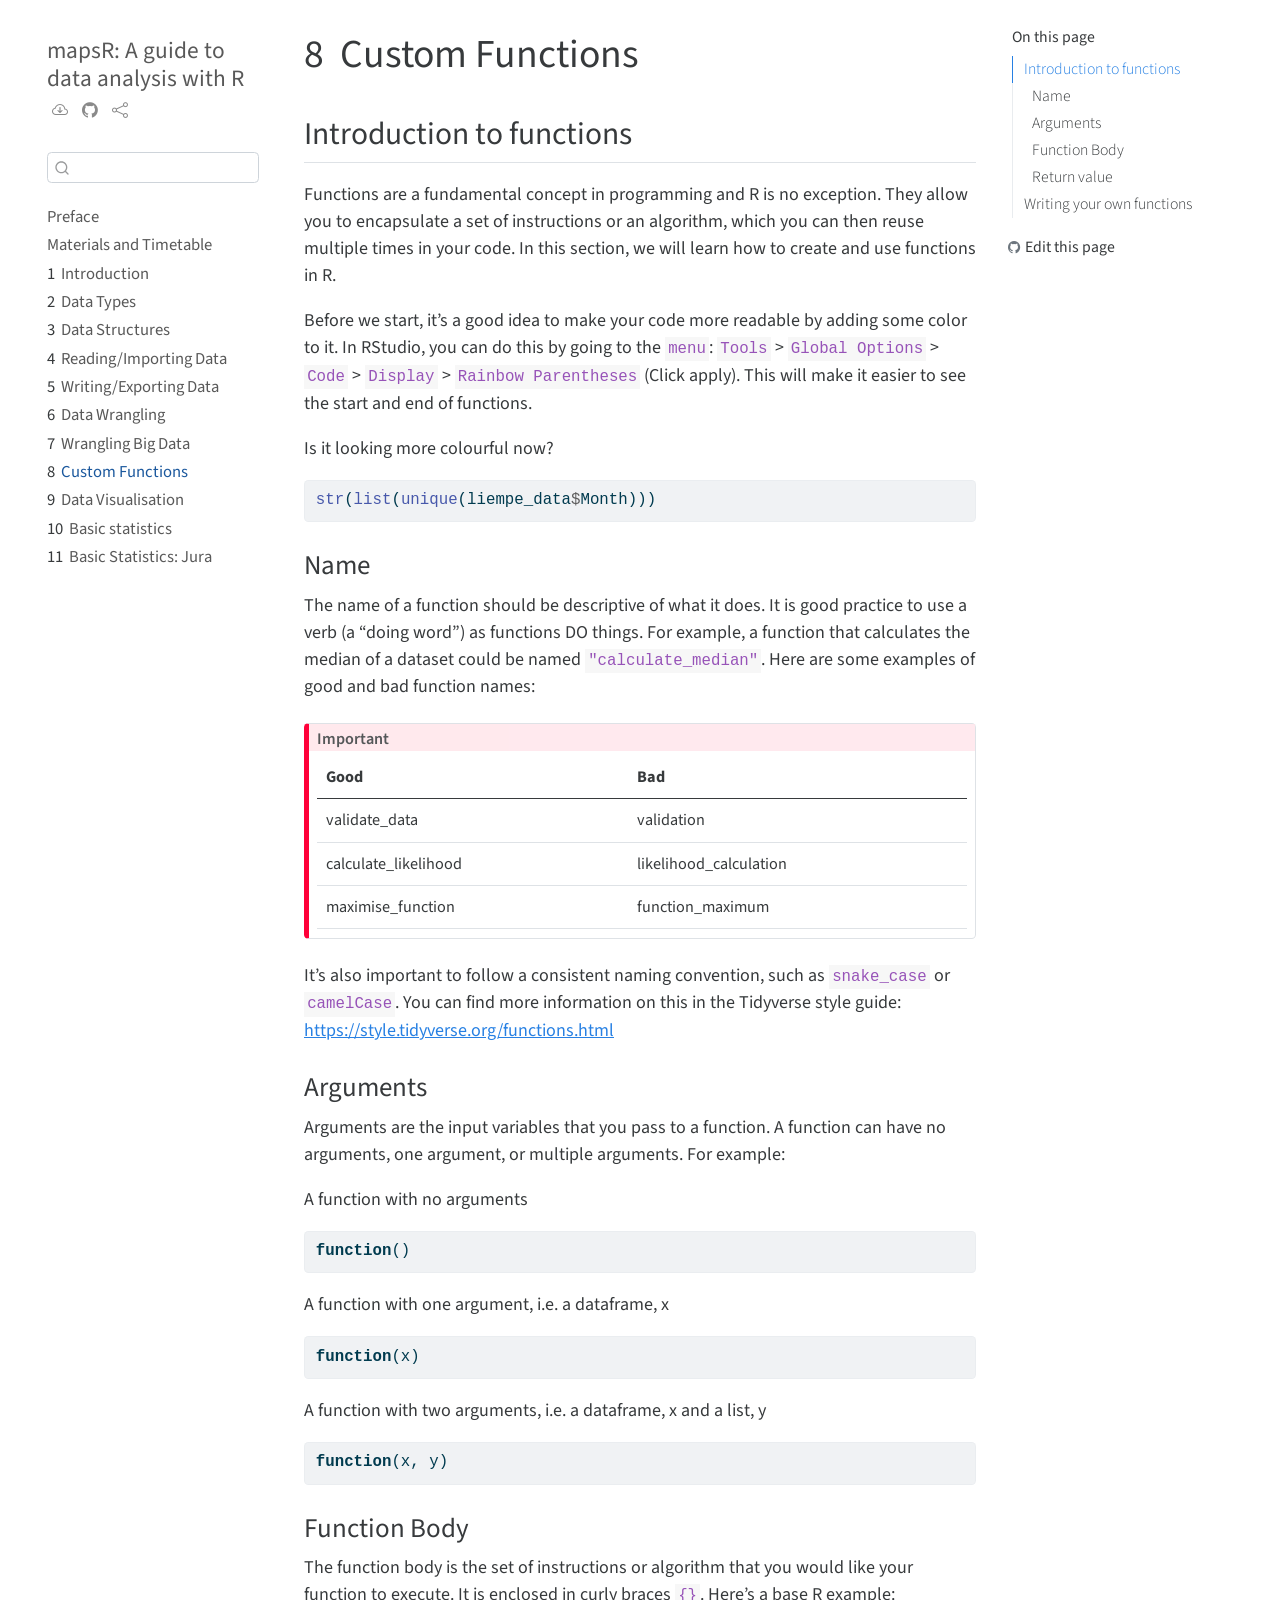
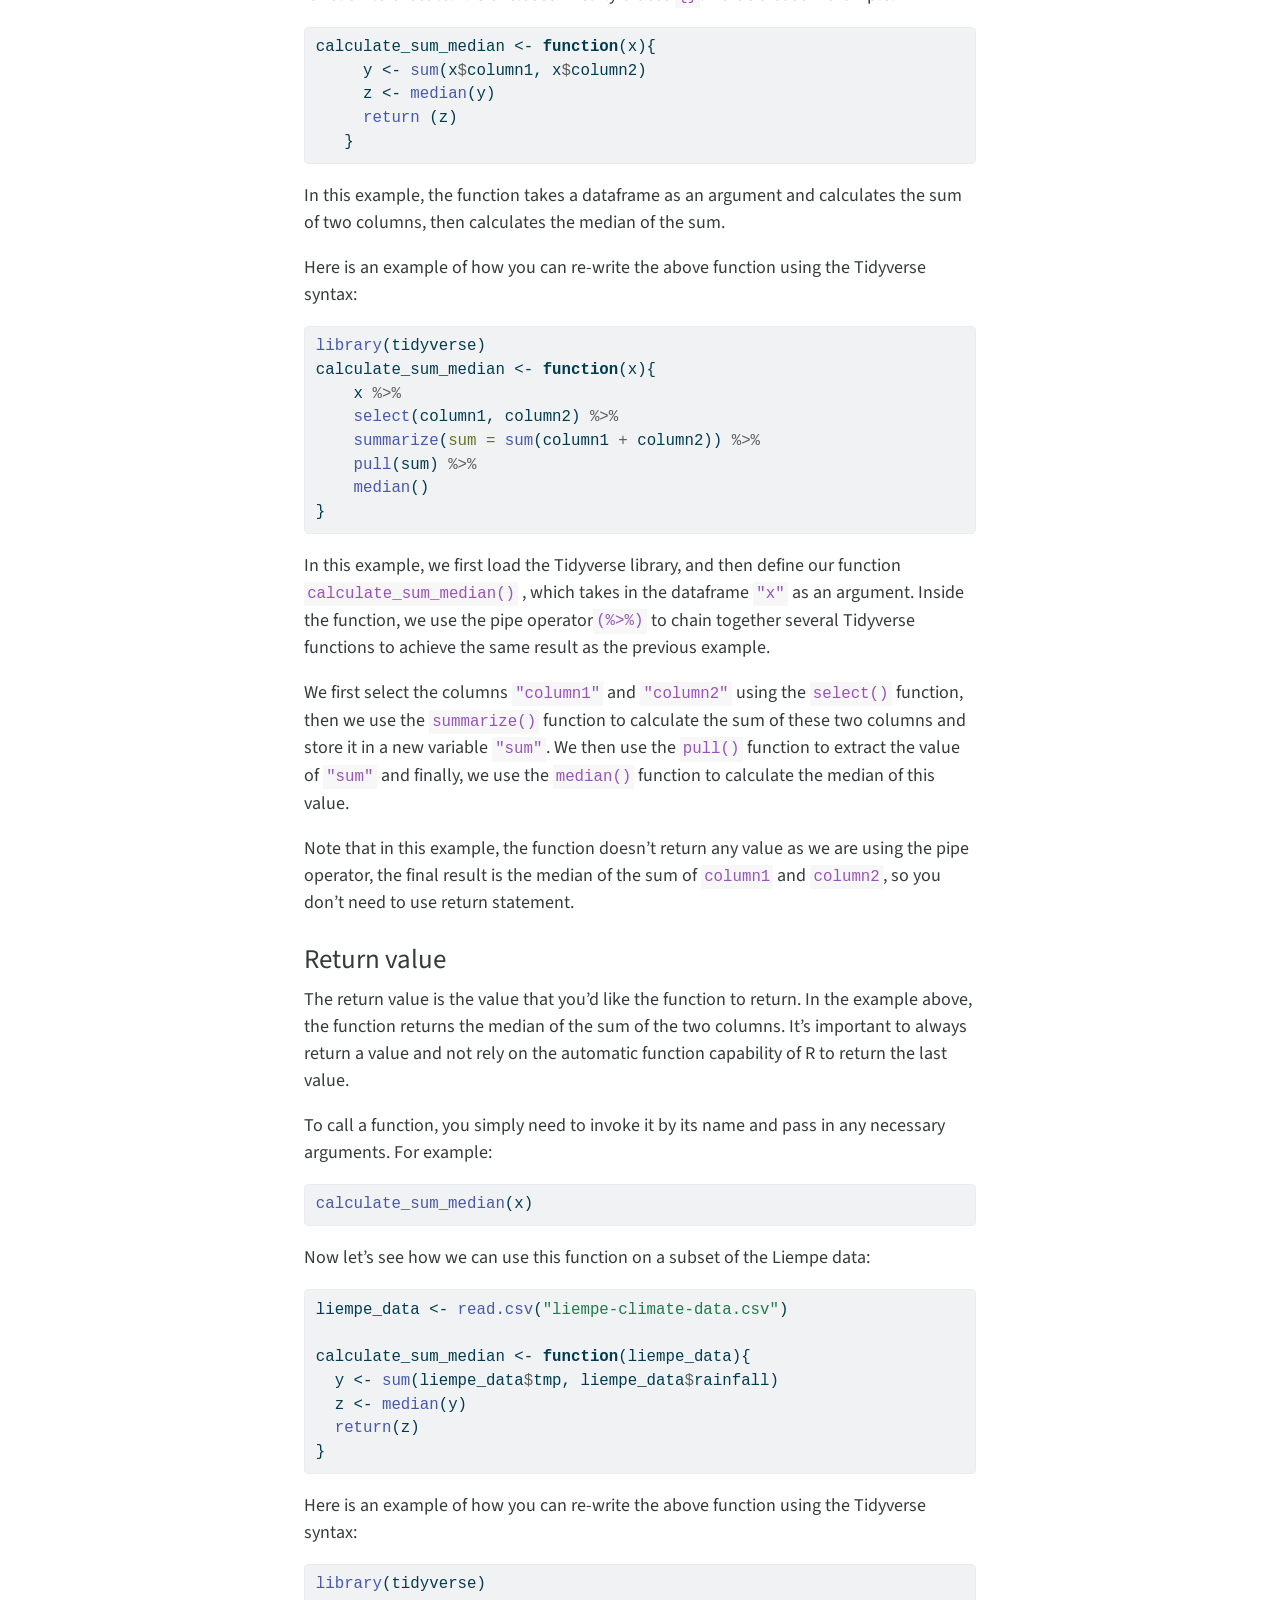
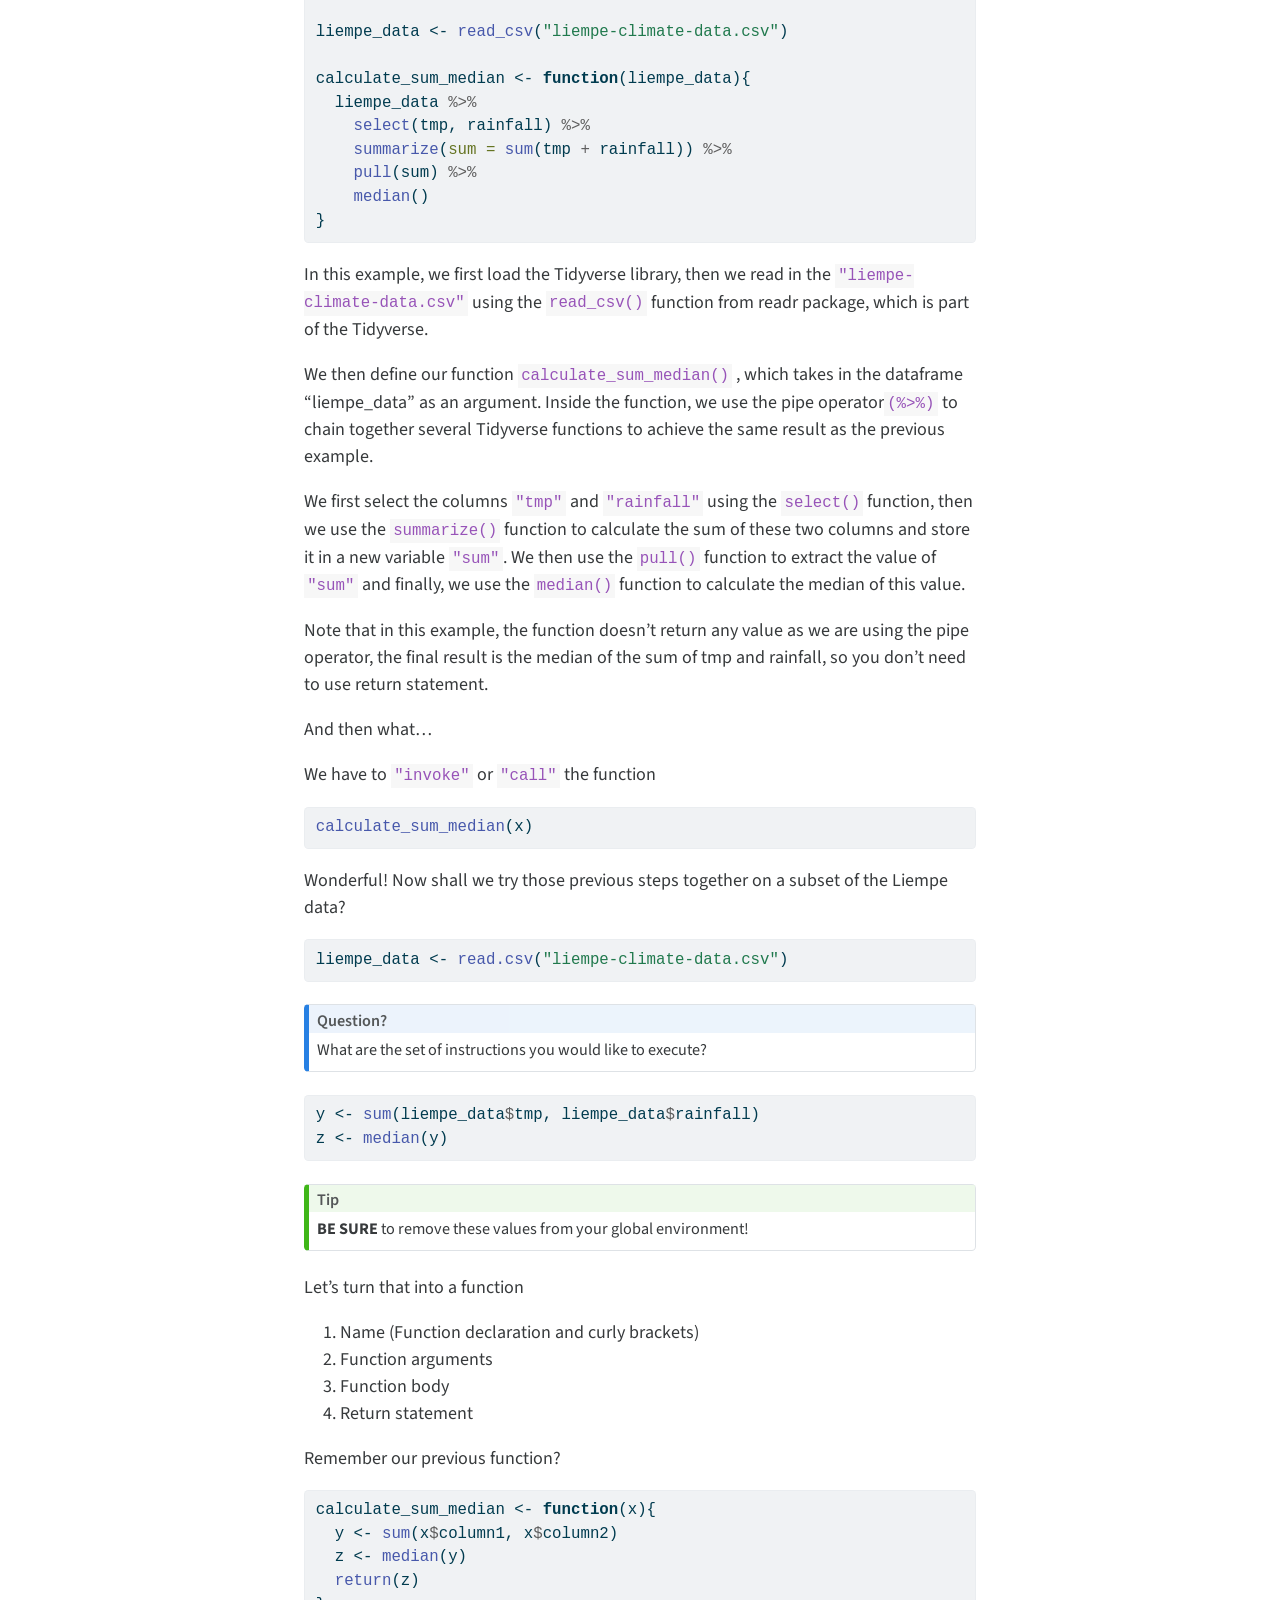
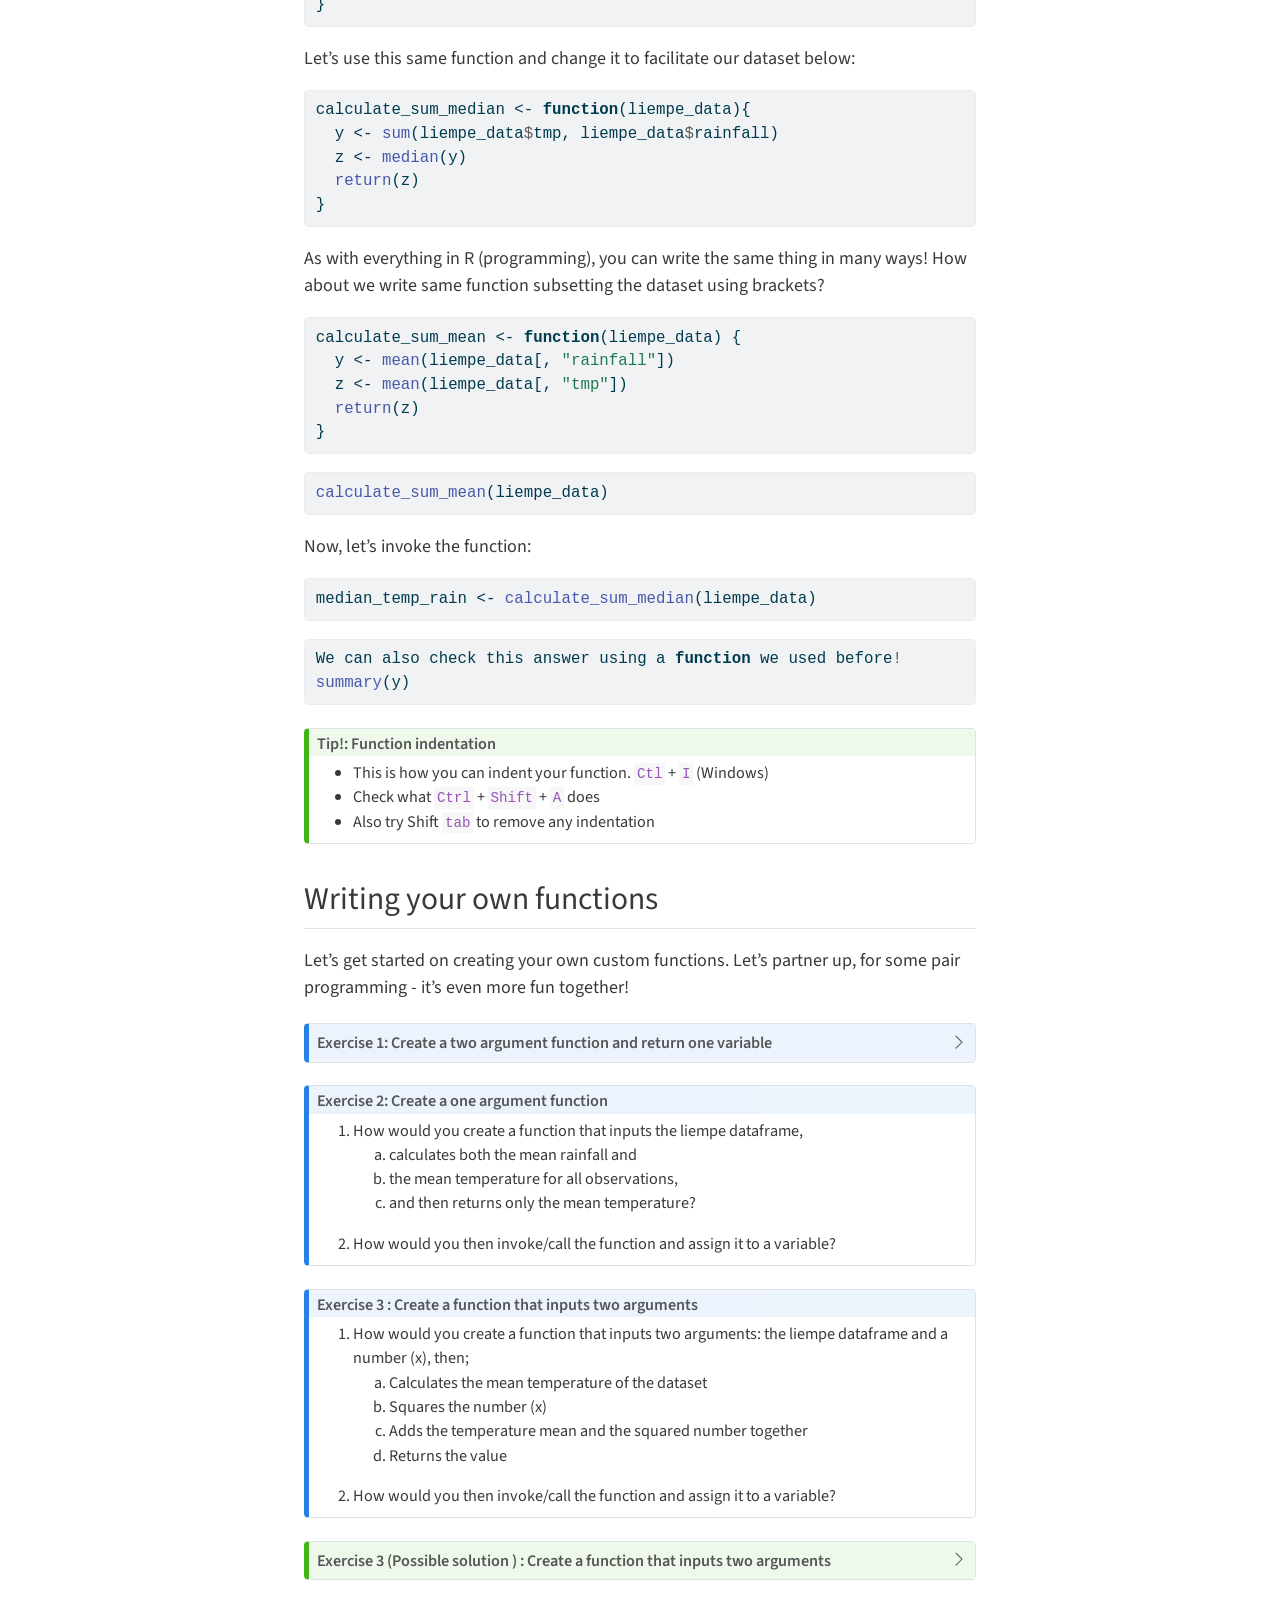
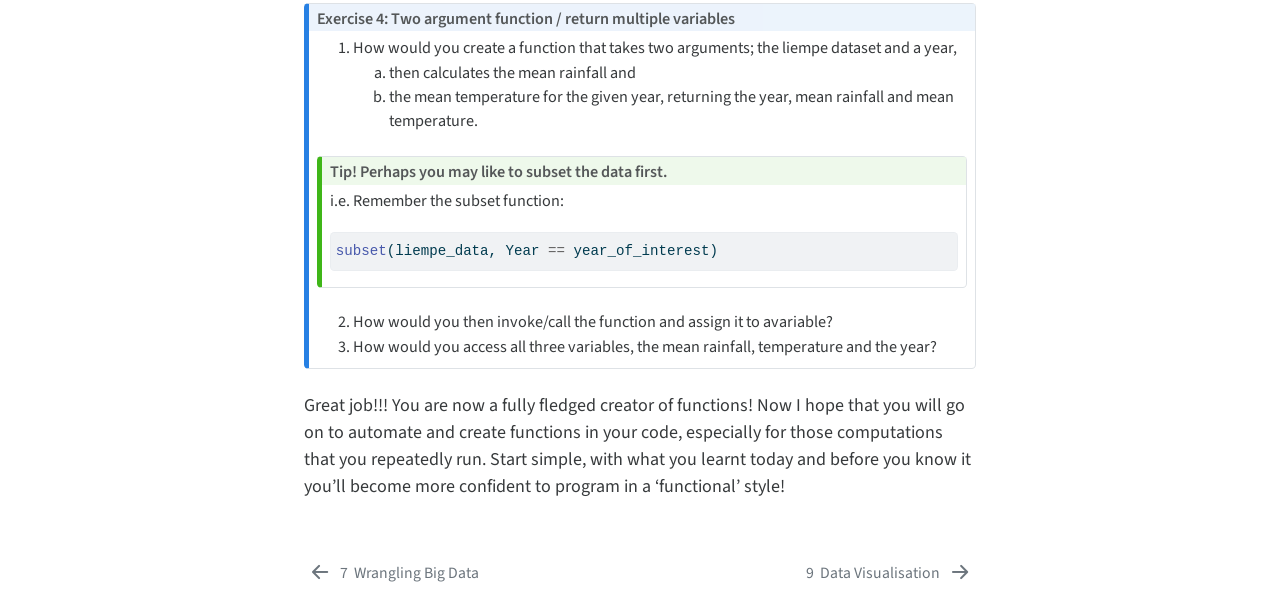
<file: docs/functions.html>
<!DOCTYPE html>
<html xmlns="http://www.w3.org/1999/xhtml" lang="en" xml:lang="en"><head>

<meta charset="utf-8">
<meta name="generator" content="quarto-1.2.313">

<meta name="viewport" content="width=device-width, initial-scale=1.0, user-scalable=yes">


<title>mapsR: A guide to data analysis with R - 8&nbsp; Custom Functions</title>
<style>
code{white-space: pre-wrap;}
span.smallcaps{font-variant: small-caps;}
div.columns{display: flex; gap: min(4vw, 1.5em);}
div.column{flex: auto; overflow-x: auto;}
div.hanging-indent{margin-left: 1.5em; text-indent: -1.5em;}
ul.task-list{list-style: none;}
ul.task-list li input[type="checkbox"] {
  width: 0.8em;
  margin: 0 0.8em 0.2em -1.6em;
  vertical-align: middle;
}
pre > code.sourceCode { white-space: pre; position: relative; }
pre > code.sourceCode > span { display: inline-block; line-height: 1.25; }
pre > code.sourceCode > span:empty { height: 1.2em; }
.sourceCode { overflow: visible; }
code.sourceCode > span { color: inherit; text-decoration: inherit; }
div.sourceCode { margin: 1em 0; }
pre.sourceCode { margin: 0; }
@media screen {
div.sourceCode { overflow: auto; }
}
@media print {
pre > code.sourceCode { white-space: pre-wrap; }
pre > code.sourceCode > span { text-indent: -5em; padding-left: 5em; }
}
pre.numberSource code
  { counter-reset: source-line 0; }
pre.numberSource code > span
  { position: relative; left: -4em; counter-increment: source-line; }
pre.numberSource code > span > a:first-child::before
  { content: counter(source-line);
    position: relative; left: -1em; text-align: right; vertical-align: baseline;
    border: none; display: inline-block;
    -webkit-touch-callout: none; -webkit-user-select: none;
    -khtml-user-select: none; -moz-user-select: none;
    -ms-user-select: none; user-select: none;
    padding: 0 4px; width: 4em;
    color: #aaaaaa;
  }
pre.numberSource { margin-left: 3em; border-left: 1px solid #aaaaaa;  padding-left: 4px; }
div.sourceCode
  {   }
@media screen {
pre > code.sourceCode > span > a:first-child::before { text-decoration: underline; }
}
code span.al { color: #ff0000; font-weight: bold; } /* Alert */
code span.an { color: #60a0b0; font-weight: bold; font-style: italic; } /* Annotation */
code span.at { color: #7d9029; } /* Attribute */
code span.bn { color: #40a070; } /* BaseN */
code span.bu { color: #008000; } /* BuiltIn */
code span.cf { color: #007020; font-weight: bold; } /* ControlFlow */
code span.ch { color: #4070a0; } /* Char */
code span.cn { color: #880000; } /* Constant */
code span.co { color: #60a0b0; font-style: italic; } /* Comment */
code span.cv { color: #60a0b0; font-weight: bold; font-style: italic; } /* CommentVar */
code span.do { color: #ba2121; font-style: italic; } /* Documentation */
code span.dt { color: #902000; } /* DataType */
code span.dv { color: #40a070; } /* DecVal */
code span.er { color: #ff0000; font-weight: bold; } /* Error */
code span.ex { } /* Extension */
code span.fl { color: #40a070; } /* Float */
code span.fu { color: #06287e; } /* Function */
code span.im { color: #008000; font-weight: bold; } /* Import */
code span.in { color: #60a0b0; font-weight: bold; font-style: italic; } /* Information */
code span.kw { color: #007020; font-weight: bold; } /* Keyword */
code span.op { color: #666666; } /* Operator */
code span.ot { color: #007020; } /* Other */
code span.pp { color: #bc7a00; } /* Preprocessor */
code span.sc { color: #4070a0; } /* SpecialChar */
code span.ss { color: #bb6688; } /* SpecialString */
code span.st { color: #4070a0; } /* String */
code span.va { color: #19177c; } /* Variable */
code span.vs { color: #4070a0; } /* VerbatimString */
code span.wa { color: #60a0b0; font-weight: bold; font-style: italic; } /* Warning */
</style>


<script src="site_libs/quarto-nav/quarto-nav.js"></script>
<script src="site_libs/quarto-nav/headroom.min.js"></script>
<script src="site_libs/clipboard/clipboard.min.js"></script>
<script src="site_libs/quarto-search/autocomplete.umd.js"></script>
<script src="site_libs/quarto-search/fuse.min.js"></script>
<script src="site_libs/quarto-search/quarto-search.js"></script>
<meta name="quarto:offset" content="./">
<link href="./data_visualisation.html" rel="next">
<link href="./big_data.html" rel="prev">
<script src="site_libs/quarto-html/quarto.js"></script>
<script src="site_libs/quarto-html/popper.min.js"></script>
<script src="site_libs/quarto-html/tippy.umd.min.js"></script>
<script src="site_libs/quarto-html/anchor.min.js"></script>
<link href="site_libs/quarto-html/tippy.css" rel="stylesheet">
<link href="site_libs/quarto-html/quarto-syntax-highlighting.css" rel="stylesheet" id="quarto-text-highlighting-styles">
<script src="site_libs/bootstrap/bootstrap.min.js"></script>
<link href="site_libs/bootstrap/bootstrap-icons.css" rel="stylesheet">
<link href="site_libs/bootstrap/bootstrap.min.css" rel="stylesheet" id="quarto-bootstrap" data-mode="light">
<script id="quarto-search-options" type="application/json">{
  "location": "sidebar",
  "copy-button": false,
  "collapse-after": 3,
  "panel-placement": "start",
  "type": "textbox",
  "limit": 20,
  "language": {
    "search-no-results-text": "No results",
    "search-matching-documents-text": "matching documents",
    "search-copy-link-title": "Copy link to search",
    "search-hide-matches-text": "Hide additional matches",
    "search-more-match-text": "more match in this document",
    "search-more-matches-text": "more matches in this document",
    "search-clear-button-title": "Clear",
    "search-detached-cancel-button-title": "Cancel",
    "search-submit-button-title": "Submit"
  }
}</script>


</head>

<body class="nav-sidebar floating">


<div id="quarto-search-results"></div>
  <header id="quarto-header" class="headroom fixed-top">
  <nav class="quarto-secondary-nav" data-bs-toggle="collapse" data-bs-target="#quarto-sidebar" aria-controls="quarto-sidebar" aria-expanded="false" aria-label="Toggle sidebar navigation" onclick="if (window.quartoToggleHeadroom) { window.quartoToggleHeadroom(); }">
    <div class="container-fluid d-flex justify-content-between">
      <h1 class="quarto-secondary-nav-title"><span class="chapter-number">8</span>&nbsp; <span class="chapter-title">Custom Functions</span></h1>
      <button type="button" class="quarto-btn-toggle btn" aria-label="Show secondary navigation">
        <i class="bi bi-chevron-right"></i>
      </button>
    </div>
  </nav>
</header>
<!-- content -->
<div id="quarto-content" class="quarto-container page-columns page-rows-contents page-layout-article">
<!-- sidebar -->
  <nav id="quarto-sidebar" class="sidebar collapse sidebar-navigation floating overflow-auto">
    <div class="pt-lg-2 mt-2 text-left sidebar-header">
    <div class="sidebar-title mb-0 py-0">
      <a href="./">mapsR: A guide to data analysis with R</a> 
        <div class="sidebar-tools-main tools-wide">
    <a href="https://dzvoti.github.io/mapsR/mapsR-Training.zip" title="" class="sidebar-tool px-1"><i class="bi bi-cloud-arrow-down"></i></a>
    <a href="https://github.com/dzvoti/mapsR/" title="Source Code" class="sidebar-tool px-1"><i class="bi bi-github"></i></a>
    <a href="" title="Share" id="sidebar-tool-dropdown-0" class="sidebar-tool dropdown-toggle px-1" data-bs-toggle="dropdown" aria-expanded="false"><i class="bi bi-share"></i></a>
    <ul class="dropdown-menu" aria-labelledby="sidebar-tool-dropdown-0">
        <li>
          <a class="dropdown-item sidebar-tools-main-item" href="https://twitter.com/intent/tweet?url=|url|">
            <i class="bi bi-bi-twitter pe-1"></i>
          Twitter
          </a>
        </li>
        <li>
          <a class="dropdown-item sidebar-tools-main-item" href="https://www.facebook.com/sharer/sharer.php?u=|url|">
            <i class="bi bi-bi-facebook pe-1"></i>
          Facebook
          </a>
        </li>
    </ul>
</div>
    </div>
      </div>
      <div class="mt-2 flex-shrink-0 align-items-center">
        <div class="sidebar-search">
        <div id="quarto-search" class="" title="Search"></div>
        </div>
      </div>
    <div class="sidebar-menu-container"> 
    <ul class="list-unstyled mt-1">
        <li class="sidebar-item">
  <div class="sidebar-item-container"> 
  <a href="./index.html" class="sidebar-item-text sidebar-link">Preface</a>
  </div>
</li>
        <li class="sidebar-item">
  <div class="sidebar-item-container"> 
  <a href="./timetable.html" class="sidebar-item-text sidebar-link">Materials and Timetable</a>
  </div>
</li>
        <li class="sidebar-item">
  <div class="sidebar-item-container"> 
  <a href="./intro.html" class="sidebar-item-text sidebar-link"><span class="chapter-number">1</span>&nbsp; <span class="chapter-title">Introduction</span></a>
  </div>
</li>
        <li class="sidebar-item">
  <div class="sidebar-item-container"> 
  <a href="./data_types.html" class="sidebar-item-text sidebar-link"><span class="chapter-number">2</span>&nbsp; <span class="chapter-title">Data Types</span></a>
  </div>
</li>
        <li class="sidebar-item">
  <div class="sidebar-item-container"> 
  <a href="./data_structures.html" class="sidebar-item-text sidebar-link"><span class="chapter-number">3</span>&nbsp; <span class="chapter-title">Data Structures</span></a>
  </div>
</li>
        <li class="sidebar-item">
  <div class="sidebar-item-container"> 
  <a href="./reading_data.html" class="sidebar-item-text sidebar-link"><span class="chapter-number">4</span>&nbsp; <span class="chapter-title">Reading/Importing Data</span></a>
  </div>
</li>
        <li class="sidebar-item">
  <div class="sidebar-item-container"> 
  <a href="./writing_data.html" class="sidebar-item-text sidebar-link"><span class="chapter-number">5</span>&nbsp; <span class="chapter-title">Writing/Exporting Data</span></a>
  </div>
</li>
        <li class="sidebar-item">
  <div class="sidebar-item-container"> 
  <a href="./data_wrangling.html" class="sidebar-item-text sidebar-link"><span class="chapter-number">6</span>&nbsp; <span class="chapter-title">Data Wrangling</span></a>
  </div>
</li>
        <li class="sidebar-item">
  <div class="sidebar-item-container"> 
  <a href="./big_data.html" class="sidebar-item-text sidebar-link"><span class="chapter-number">7</span>&nbsp; <span class="chapter-title">Wrangling Big Data</span></a>
  </div>
</li>
        <li class="sidebar-item">
  <div class="sidebar-item-container"> 
  <a href="./functions.html" class="sidebar-item-text sidebar-link active"><span class="chapter-number">8</span>&nbsp; <span class="chapter-title">Custom Functions</span></a>
  </div>
</li>
        <li class="sidebar-item">
  <div class="sidebar-item-container"> 
  <a href="./data_visualisation.html" class="sidebar-item-text sidebar-link"><span class="chapter-number">9</span>&nbsp; <span class="chapter-title">Data Visualisation</span></a>
  </div>
</li>
        <li class="sidebar-item">
  <div class="sidebar-item-container"> 
  <a href="./basic_statistics.html" class="sidebar-item-text sidebar-link"><span class="chapter-number">10</span>&nbsp; <span class="chapter-title">Basic statistics</span></a>
  </div>
</li>
        <li class="sidebar-item">
  <div class="sidebar-item-container"> 
  <a href="./jura.html" class="sidebar-item-text sidebar-link"><span class="chapter-number">11</span>&nbsp; <span class="chapter-title">Basic Statistics: Jura</span></a>
  </div>
</li>
    </ul>
    </div>
</nav>
<!-- margin-sidebar -->
    <div id="quarto-margin-sidebar" class="sidebar margin-sidebar">
        <nav id="TOC" role="doc-toc" class="toc-active">
    <h2 id="toc-title">On this page</h2>
   
  <ul>
  <li><a href="#introduction-to-functions" id="toc-introduction-to-functions" class="nav-link active" data-scroll-target="#introduction-to-functions">Introduction to functions</a>
  <ul class="collapse">
  <li><a href="#name" id="toc-name" class="nav-link" data-scroll-target="#name">Name</a></li>
  <li><a href="#arguments" id="toc-arguments" class="nav-link" data-scroll-target="#arguments">Arguments</a></li>
  <li><a href="#function-body" id="toc-function-body" class="nav-link" data-scroll-target="#function-body">Function Body</a></li>
  <li><a href="#return-value" id="toc-return-value" class="nav-link" data-scroll-target="#return-value">Return value</a></li>
  </ul></li>
  <li><a href="#writing-your-own-functions" id="toc-writing-your-own-functions" class="nav-link" data-scroll-target="#writing-your-own-functions">Writing your own functions</a></li>
  </ul>
<div class="toc-actions"><div><i class="bi bi-github"></i></div><div class="action-links"><p><a href="https://github.com/dzvoti/mapsR/edit/main/functions.qmd" class="toc-action">Edit this page</a></p></div></div></nav>
    </div>
<!-- main -->
<main class="content" id="quarto-document-content">

<header id="title-block-header" class="quarto-title-block default">
<div class="quarto-title">
<h1 class="title d-none d-lg-block"><span class="chapter-number">8</span>&nbsp; <span class="chapter-title">Custom Functions</span></h1>
</div>



<div class="quarto-title-meta">

    
  
    
  </div>
  

</header>

<section id="introduction-to-functions" class="level2">
<h2 class="anchored" data-anchor-id="introduction-to-functions">Introduction to functions</h2>
<p>Functions are a fundamental concept in programming and R is no exception. They allow you to encapsulate a set of instructions or an algorithm, which you can then reuse multiple times in your code. In this section, we will learn how to create and use functions in R.</p>
<p>Before we start, it’s a good idea to make your code more readable by adding some color to it. In RStudio, you can do this by going to the <code>menu</code>: <code>Tools</code> &gt; <code>Global Options</code> &gt; <code>Code</code> &gt; <code>Display</code> &gt; <code>Rainbow Parentheses</code> (Click apply). This will make it easier to see the start and end of functions.</p>
<p>Is it looking more colourful now?</p>
<div class="cell">
<div class="sourceCode cell-code" id="cb1"><pre class="sourceCode r code-with-copy"><code class="sourceCode r"><span id="cb1-1"><a href="#cb1-1" aria-hidden="true" tabindex="-1"></a><span class="fu">str</span>(<span class="fu">list</span>(<span class="fu">unique</span>(liempe_data<span class="sc">$</span>Month)))</span></code><button title="Copy to Clipboard" class="code-copy-button"><i class="bi"></i></button></pre></div>
</div>
<!-- #TODO: Insert picture here
Let's take a look at the 'function-syntax.png' image in your folder -->
<section id="name" class="level3">
<h3 class="anchored" data-anchor-id="name">Name</h3>
<p>The name of a function should be descriptive of what it does. It is good practice to use a verb (a “doing word”) as functions DO things. For example, a function that calculates the median of a dataset could be named <code>"calculate_median"</code>. Here are some examples of good and bad function names:</p>
<div class="callout-important callout callout-style-default no-icon callout-captioned">
<div class="callout-header d-flex align-content-center">
<div class="callout-icon-container">
<i class="callout-icon no-icon"></i>
</div>
<div class="callout-caption-container flex-fill">
Important
</div>
</div>
<div class="callout-body-container callout-body">
<table class="table">
<thead>
<tr class="header">
<th>Good</th>
<th>Bad</th>
</tr>
</thead>
<tbody>
<tr class="odd">
<td>validate_data</td>
<td>validation</td>
</tr>
<tr class="even">
<td>calculate_likelihood</td>
<td>likelihood_calculation</td>
</tr>
<tr class="odd">
<td>maximise_function</td>
<td>function_maximum</td>
</tr>
</tbody>
</table>
</div>
</div>
<p>It’s also important to follow a consistent naming convention, such as <code>snake_case</code> or <code>camelCase</code>. You can find more information on this in the Tidyverse style guide: <a href="https://style.tidyverse.org/functions.html">https://style.tidyverse.org/functions.html</a></p>
</section>
<section id="arguments" class="level3">
<h3 class="anchored" data-anchor-id="arguments">Arguments</h3>
<p>Arguments are the input variables that you pass to a function. A function can have no arguments, one argument, or multiple arguments. For example:</p>
<p>A function with no arguments</p>
<div class="cell">
<div class="sourceCode cell-code" id="cb2"><pre class="sourceCode r code-with-copy"><code class="sourceCode r"><span id="cb2-1"><a href="#cb2-1" aria-hidden="true" tabindex="-1"></a><span class="cf">function</span>() </span></code><button title="Copy to Clipboard" class="code-copy-button"><i class="bi"></i></button></pre></div>
</div>
<p>A function with one argument, i.e.&nbsp;a dataframe, x</p>
<div class="cell">
<div class="sourceCode cell-code" id="cb3"><pre class="sourceCode r code-with-copy"><code class="sourceCode r"><span id="cb3-1"><a href="#cb3-1" aria-hidden="true" tabindex="-1"></a><span class="cf">function</span>(x)</span></code><button title="Copy to Clipboard" class="code-copy-button"><i class="bi"></i></button></pre></div>
</div>
<p>A function with two arguments, i.e.&nbsp;a dataframe, x and a list, y</p>
<div class="cell">
<div class="sourceCode cell-code" id="cb4"><pre class="sourceCode r code-with-copy"><code class="sourceCode r"><span id="cb4-1"><a href="#cb4-1" aria-hidden="true" tabindex="-1"></a><span class="cf">function</span>(x, y)</span></code><button title="Copy to Clipboard" class="code-copy-button"><i class="bi"></i></button></pre></div>
</div>
</section>
<section id="function-body" class="level3">
<h3 class="anchored" data-anchor-id="function-body">Function Body</h3>
<p>The function body is the set of instructions or algorithm that you would like your function to execute. It is enclosed in curly braces <code>{}</code>. Here’s a base R example:</p>
<div class="cell">
<div class="sourceCode cell-code" id="cb5"><pre class="sourceCode r code-with-copy"><code class="sourceCode r"><span id="cb5-1"><a href="#cb5-1" aria-hidden="true" tabindex="-1"></a>calculate_sum_median <span class="ot">&lt;-</span> <span class="cf">function</span>(x){</span>
<span id="cb5-2"><a href="#cb5-2" aria-hidden="true" tabindex="-1"></a>     y <span class="ot">&lt;-</span> <span class="fu">sum</span>(x<span class="sc">$</span>column1, x<span class="sc">$</span>column2)</span>
<span id="cb5-3"><a href="#cb5-3" aria-hidden="true" tabindex="-1"></a>     z <span class="ot">&lt;-</span> <span class="fu">median</span>(y)</span>
<span id="cb5-4"><a href="#cb5-4" aria-hidden="true" tabindex="-1"></a>     <span class="fu">return</span> (z)</span>
<span id="cb5-5"><a href="#cb5-5" aria-hidden="true" tabindex="-1"></a>   }</span></code><button title="Copy to Clipboard" class="code-copy-button"><i class="bi"></i></button></pre></div>
</div>
<p>In this example, the function takes a dataframe as an argument and calculates the sum of two columns, then calculates the median of the sum.</p>
<p>Here is an example of how you can re-write the above function using the Tidyverse syntax:</p>
<div class="cell">
<div class="sourceCode cell-code" id="cb6"><pre class="sourceCode r code-with-copy"><code class="sourceCode r"><span id="cb6-1"><a href="#cb6-1" aria-hidden="true" tabindex="-1"></a><span class="fu">library</span>(tidyverse)</span>
<span id="cb6-2"><a href="#cb6-2" aria-hidden="true" tabindex="-1"></a>calculate_sum_median <span class="ot">&lt;-</span> <span class="cf">function</span>(x){</span>
<span id="cb6-3"><a href="#cb6-3" aria-hidden="true" tabindex="-1"></a>    x <span class="sc">%&gt;%</span> </span>
<span id="cb6-4"><a href="#cb6-4" aria-hidden="true" tabindex="-1"></a>    <span class="fu">select</span>(column1, column2) <span class="sc">%&gt;%</span> </span>
<span id="cb6-5"><a href="#cb6-5" aria-hidden="true" tabindex="-1"></a>    <span class="fu">summarize</span>(<span class="at">sum =</span> <span class="fu">sum</span>(column1 <span class="sc">+</span> column2)) <span class="sc">%&gt;%</span> </span>
<span id="cb6-6"><a href="#cb6-6" aria-hidden="true" tabindex="-1"></a>    <span class="fu">pull</span>(sum) <span class="sc">%&gt;%</span> </span>
<span id="cb6-7"><a href="#cb6-7" aria-hidden="true" tabindex="-1"></a>    <span class="fu">median</span>()</span>
<span id="cb6-8"><a href="#cb6-8" aria-hidden="true" tabindex="-1"></a>}</span></code><button title="Copy to Clipboard" class="code-copy-button"><i class="bi"></i></button></pre></div>
</div>
<p>In this example, we first load the Tidyverse library, and then define our function <code>calculate_sum_median()</code> , which takes in the dataframe <code>"x"</code> as an argument. Inside the function, we use the pipe operator<code>(%&gt;%)</code> to chain together several Tidyverse functions to achieve the same result as the previous example.</p>
<p>We first select the columns <code>"column1"</code> and <code>"column2"</code> using the <code>select()</code> function, then we use the <code>summarize()</code> function to calculate the sum of these two columns and store it in a new variable <code>"sum"</code>. We then use the <code>pull()</code> function to extract the value of <code>"sum"</code> and finally, we use the <code>median()</code> function to calculate the median of this value.</p>
<p>Note that in this example, the function doesn’t return any value as we are using the pipe operator, the final result is the median of the sum of <code>column1</code> and <code>column2</code>, so you don’t need to use return statement.</p>
</section>
<section id="return-value" class="level3">
<h3 class="anchored" data-anchor-id="return-value">Return value</h3>
<p>The return value is the value that you’d like the function to return. In the example above, the function returns the median of the sum of the two columns. It’s important to always return a value and not rely on the automatic function capability of R to return the last value.</p>
<p>To call a function, you simply need to invoke it by its name and pass in any necessary arguments. For example:</p>
<div class="cell">
<div class="sourceCode cell-code" id="cb7"><pre class="sourceCode r code-with-copy"><code class="sourceCode r"><span id="cb7-1"><a href="#cb7-1" aria-hidden="true" tabindex="-1"></a><span class="fu">calculate_sum_median</span>(x)</span></code><button title="Copy to Clipboard" class="code-copy-button"><i class="bi"></i></button></pre></div>
</div>
<p>Now let’s see how we can use this function on a subset of the Liempe data:</p>
<div class="cell">
<div class="sourceCode cell-code" id="cb8"><pre class="sourceCode r code-with-copy"><code class="sourceCode r"><span id="cb8-1"><a href="#cb8-1" aria-hidden="true" tabindex="-1"></a>liempe_data <span class="ot">&lt;-</span> <span class="fu">read.csv</span>(<span class="st">"liempe-climate-data.csv"</span>)</span>
<span id="cb8-2"><a href="#cb8-2" aria-hidden="true" tabindex="-1"></a></span>
<span id="cb8-3"><a href="#cb8-3" aria-hidden="true" tabindex="-1"></a>calculate_sum_median <span class="ot">&lt;-</span> <span class="cf">function</span>(liempe_data){</span>
<span id="cb8-4"><a href="#cb8-4" aria-hidden="true" tabindex="-1"></a>  y <span class="ot">&lt;-</span> <span class="fu">sum</span>(liempe_data<span class="sc">$</span>tmp, liempe_data<span class="sc">$</span>rainfall)</span>
<span id="cb8-5"><a href="#cb8-5" aria-hidden="true" tabindex="-1"></a>  z <span class="ot">&lt;-</span> <span class="fu">median</span>(y)</span>
<span id="cb8-6"><a href="#cb8-6" aria-hidden="true" tabindex="-1"></a>  <span class="fu">return</span>(z)</span>
<span id="cb8-7"><a href="#cb8-7" aria-hidden="true" tabindex="-1"></a>}</span></code><button title="Copy to Clipboard" class="code-copy-button"><i class="bi"></i></button></pre></div>
</div>
<p>Here is an example of how you can re-write the above function using the Tidyverse syntax:</p>
<div class="cell">
<div class="sourceCode cell-code" id="cb9"><pre class="sourceCode r code-with-copy"><code class="sourceCode r"><span id="cb9-1"><a href="#cb9-1" aria-hidden="true" tabindex="-1"></a><span class="fu">library</span>(tidyverse)</span>
<span id="cb9-2"><a href="#cb9-2" aria-hidden="true" tabindex="-1"></a></span>
<span id="cb9-3"><a href="#cb9-3" aria-hidden="true" tabindex="-1"></a>liempe_data <span class="ot">&lt;-</span> <span class="fu">read_csv</span>(<span class="st">"liempe-climate-data.csv"</span>)</span>
<span id="cb9-4"><a href="#cb9-4" aria-hidden="true" tabindex="-1"></a></span>
<span id="cb9-5"><a href="#cb9-5" aria-hidden="true" tabindex="-1"></a>calculate_sum_median <span class="ot">&lt;-</span> <span class="cf">function</span>(liempe_data){</span>
<span id="cb9-6"><a href="#cb9-6" aria-hidden="true" tabindex="-1"></a>  liempe_data <span class="sc">%&gt;%</span> </span>
<span id="cb9-7"><a href="#cb9-7" aria-hidden="true" tabindex="-1"></a>    <span class="fu">select</span>(tmp, rainfall) <span class="sc">%&gt;%</span> </span>
<span id="cb9-8"><a href="#cb9-8" aria-hidden="true" tabindex="-1"></a>    <span class="fu">summarize</span>(<span class="at">sum =</span> <span class="fu">sum</span>(tmp <span class="sc">+</span> rainfall)) <span class="sc">%&gt;%</span> </span>
<span id="cb9-9"><a href="#cb9-9" aria-hidden="true" tabindex="-1"></a>    <span class="fu">pull</span>(sum) <span class="sc">%&gt;%</span> </span>
<span id="cb9-10"><a href="#cb9-10" aria-hidden="true" tabindex="-1"></a>    <span class="fu">median</span>()</span>
<span id="cb9-11"><a href="#cb9-11" aria-hidden="true" tabindex="-1"></a>}</span></code><button title="Copy to Clipboard" class="code-copy-button"><i class="bi"></i></button></pre></div>
</div>
<p>In this example, we first load the Tidyverse library, then we read in the <code>"liempe-climate-data.csv"</code> using the <code>read_csv()</code> function from readr package, which is part of the Tidyverse.</p>
<p>We then define our function <code>calculate_sum_median()</code> , which takes in the dataframe “liempe_data” as an argument. Inside the function, we use the pipe operator<code>(%&gt;%)</code> to chain together several Tidyverse functions to achieve the same result as the previous example.</p>
<p>We first select the columns <code>"tmp"</code> and <code>"rainfall"</code> using the <code>select()</code> function, then we use the <code>summarize()</code> function to calculate the sum of these two columns and store it in a new variable <code>"sum"</code>. We then use the <code>pull()</code> function to extract the value of <code>"sum"</code> and finally, we use the <code>median()</code> function to calculate the median of this value.</p>
<p>Note that in this example, the function doesn’t return any value as we are using the pipe operator, the final result is the median of the sum of tmp and rainfall, so you don’t need to use return statement.</p>
<p>And then what…</p>
<p>We have to <code>"invoke"</code> or <code>"call"</code> the function</p>
<div class="cell">
<div class="sourceCode cell-code" id="cb10"><pre class="sourceCode r code-with-copy"><code class="sourceCode r"><span id="cb10-1"><a href="#cb10-1" aria-hidden="true" tabindex="-1"></a><span class="fu">calculate_sum_median</span>(x)</span></code><button title="Copy to Clipboard" class="code-copy-button"><i class="bi"></i></button></pre></div>
</div>
<p>Wonderful! Now shall we try those previous steps together on a subset of the Liempe data?</p>
<div class="cell">
<div class="sourceCode cell-code" id="cb11"><pre class="sourceCode r code-with-copy"><code class="sourceCode r"><span id="cb11-1"><a href="#cb11-1" aria-hidden="true" tabindex="-1"></a>liempe_data <span class="ot">&lt;-</span> <span class="fu">read.csv</span>(<span class="st">"liempe-climate-data.csv"</span>)</span></code><button title="Copy to Clipboard" class="code-copy-button"><i class="bi"></i></button></pre></div>
</div>
<div class="callout-note callout callout-style-default no-icon callout-captioned">
<div class="callout-header d-flex align-content-center">
<div class="callout-icon-container">
<i class="callout-icon no-icon"></i>
</div>
<div class="callout-caption-container flex-fill">
Question?
</div>
</div>
<div class="callout-body-container callout-body">
<p>What are the set of instructions you would like to execute?</p>
</div>
</div>
<div class="cell">
<div class="sourceCode cell-code" id="cb12"><pre class="sourceCode r code-with-copy"><code class="sourceCode r"><span id="cb12-1"><a href="#cb12-1" aria-hidden="true" tabindex="-1"></a>y <span class="ot">&lt;-</span> <span class="fu">sum</span>(liempe_data<span class="sc">$</span>tmp, liempe_data<span class="sc">$</span>rainfall)</span>
<span id="cb12-2"><a href="#cb12-2" aria-hidden="true" tabindex="-1"></a>z <span class="ot">&lt;-</span> <span class="fu">median</span>(y) </span></code><button title="Copy to Clipboard" class="code-copy-button"><i class="bi"></i></button></pre></div>
</div>
<div class="callout-tip callout callout-style-default no-icon callout-captioned">
<div class="callout-header d-flex align-content-center">
<div class="callout-icon-container">
<i class="callout-icon no-icon"></i>
</div>
<div class="callout-caption-container flex-fill">
Tip
</div>
</div>
<div class="callout-body-container callout-body">
<p><strong>BE SURE</strong> to remove these values from your global environment!</p>
</div>
</div>
<p>Let’s turn that into a function</p>
<ol type="1">
<li>Name (Function declaration and curly brackets)</li>
<li>Function arguments</li>
<li>Function body</li>
<li>Return statement</li>
</ol>
<p>Remember our previous function?</p>
<div class="cell">
<div class="sourceCode cell-code" id="cb13"><pre class="sourceCode r code-with-copy"><code class="sourceCode r"><span id="cb13-1"><a href="#cb13-1" aria-hidden="true" tabindex="-1"></a>calculate_sum_median <span class="ot">&lt;-</span> <span class="cf">function</span>(x){</span>
<span id="cb13-2"><a href="#cb13-2" aria-hidden="true" tabindex="-1"></a>  y <span class="ot">&lt;-</span> <span class="fu">sum</span>(x<span class="sc">$</span>column1, x<span class="sc">$</span>column2)</span>
<span id="cb13-3"><a href="#cb13-3" aria-hidden="true" tabindex="-1"></a>  z <span class="ot">&lt;-</span> <span class="fu">median</span>(y)</span>
<span id="cb13-4"><a href="#cb13-4" aria-hidden="true" tabindex="-1"></a>  <span class="fu">return</span>(z)</span>
<span id="cb13-5"><a href="#cb13-5" aria-hidden="true" tabindex="-1"></a>}</span></code><button title="Copy to Clipboard" class="code-copy-button"><i class="bi"></i></button></pre></div>
</div>
<p>Let’s use this same function and change it to facilitate our dataset below:</p>
<div class="cell">
<div class="sourceCode cell-code" id="cb14"><pre class="sourceCode r code-with-copy"><code class="sourceCode r"><span id="cb14-1"><a href="#cb14-1" aria-hidden="true" tabindex="-1"></a>calculate_sum_median <span class="ot">&lt;-</span> <span class="cf">function</span>(liempe_data){</span>
<span id="cb14-2"><a href="#cb14-2" aria-hidden="true" tabindex="-1"></a>  y <span class="ot">&lt;-</span> <span class="fu">sum</span>(liempe_data<span class="sc">$</span>tmp, liempe_data<span class="sc">$</span>rainfall)</span>
<span id="cb14-3"><a href="#cb14-3" aria-hidden="true" tabindex="-1"></a>  z <span class="ot">&lt;-</span> <span class="fu">median</span>(y)</span>
<span id="cb14-4"><a href="#cb14-4" aria-hidden="true" tabindex="-1"></a>  <span class="fu">return</span>(z)</span>
<span id="cb14-5"><a href="#cb14-5" aria-hidden="true" tabindex="-1"></a>}</span></code><button title="Copy to Clipboard" class="code-copy-button"><i class="bi"></i></button></pre></div>
</div>
<p>As with everything in R (programming), you can write the same thing in many ways! How about we write same function subsetting the dataset using brackets?</p>
<div class="cell">
<div class="sourceCode cell-code" id="cb15"><pre class="sourceCode r code-with-copy"><code class="sourceCode r"><span id="cb15-1"><a href="#cb15-1" aria-hidden="true" tabindex="-1"></a>calculate_sum_mean <span class="ot">&lt;-</span> <span class="cf">function</span>(liempe_data) {</span>
<span id="cb15-2"><a href="#cb15-2" aria-hidden="true" tabindex="-1"></a>  y <span class="ot">&lt;-</span> <span class="fu">mean</span>(liempe_data[, <span class="st">"rainfall"</span>])</span>
<span id="cb15-3"><a href="#cb15-3" aria-hidden="true" tabindex="-1"></a>  z <span class="ot">&lt;-</span> <span class="fu">mean</span>(liempe_data[, <span class="st">"tmp"</span>])</span>
<span id="cb15-4"><a href="#cb15-4" aria-hidden="true" tabindex="-1"></a>  <span class="fu">return</span>(z)</span>
<span id="cb15-5"><a href="#cb15-5" aria-hidden="true" tabindex="-1"></a>}</span></code><button title="Copy to Clipboard" class="code-copy-button"><i class="bi"></i></button></pre></div>
</div>
<div class="cell">
<div class="sourceCode cell-code" id="cb16"><pre class="sourceCode r code-with-copy"><code class="sourceCode r"><span id="cb16-1"><a href="#cb16-1" aria-hidden="true" tabindex="-1"></a><span class="fu">calculate_sum_mean</span>(liempe_data)</span></code><button title="Copy to Clipboard" class="code-copy-button"><i class="bi"></i></button></pre></div>
</div>
<p>Now, let’s invoke the function:</p>
<div class="cell">
<div class="sourceCode cell-code" id="cb17"><pre class="sourceCode r code-with-copy"><code class="sourceCode r"><span id="cb17-1"><a href="#cb17-1" aria-hidden="true" tabindex="-1"></a>median_temp_rain <span class="ot">&lt;-</span> <span class="fu">calculate_sum_median</span>(liempe_data)</span></code><button title="Copy to Clipboard" class="code-copy-button"><i class="bi"></i></button></pre></div>
</div>
<div class="cell">
<div class="sourceCode cell-code" id="cb18"><pre class="sourceCode r code-with-copy"><code class="sourceCode r"><span id="cb18-1"><a href="#cb18-1" aria-hidden="true" tabindex="-1"></a>We can also check this answer using a <span class="cf">function</span> we used before<span class="sc">!</span> </span>
<span id="cb18-2"><a href="#cb18-2" aria-hidden="true" tabindex="-1"></a><span class="fu">summary</span>(y)</span></code><button title="Copy to Clipboard" class="code-copy-button"><i class="bi"></i></button></pre></div>
</div>
<div class="callout-tip callout callout-style-default no-icon callout-captioned">
<div class="callout-header d-flex align-content-center">
<div class="callout-icon-container">
<i class="callout-icon no-icon"></i>
</div>
<div class="callout-caption-container flex-fill">
Tip!: Function indentation
</div>
</div>
<div class="callout-body-container callout-body">
<ul>
<li>This is how you can indent your function. <code>Ctl</code> + <code>I</code> (Windows)</li>
<li>Check what <code>Ctrl</code> + <code>Shift</code> + <code>A</code> does</li>
<li>Also try Shift <code>tab</code> to remove any indentation</li>
</ul>
</div>
</div>
</section>
</section>
<section id="writing-your-own-functions" class="level2">
<h2 class="anchored" data-anchor-id="writing-your-own-functions">Writing your own functions</h2>
<p>Let’s get started on creating your own custom functions. Let’s partner up, for some pair programming - it’s even more fun together!</p>
<div class="callout-note callout callout-style-default no-icon callout-captioned">
<div class="callout-header d-flex align-content-center" data-bs-toggle="collapse" data-bs-target=".callout-5-contents" aria-controls="callout-5" aria-expanded="false" aria-label="Toggle callout">
<div class="callout-icon-container">
<i class="callout-icon no-icon"></i>
</div>
<div class="callout-caption-container flex-fill">
Exercise 1: Create a two argument function and return one variable
</div>
<div class="callout-btn-toggle d-inline-block border-0 py-1 ps-1 pe-0 float-end"><i class="callout-toggle"></i></div>
</div>
<div id="callout-5" class="callout-5-contents callout-collapse collapse">
<div class="callout-body-container callout-body">
<p>Possible solution:</p>
<div class="cell">
<div class="sourceCode cell-code" id="cb19"><pre class="sourceCode r code-with-copy"><code class="sourceCode r"><span id="cb19-1"><a href="#cb19-1" aria-hidden="true" tabindex="-1"></a><span class="co"># Create the function</span></span>
<span id="cb19-2"><a href="#cb19-2" aria-hidden="true" tabindex="-1"></a>squareAddition <span class="ot">&lt;-</span> <span class="cf">function</span>(x, y){</span>
<span id="cb19-3"><a href="#cb19-3" aria-hidden="true" tabindex="-1"></a>  x_squared <span class="ot">&lt;-</span> x<span class="sc">^</span><span class="dv">2</span></span>
<span id="cb19-4"><a href="#cb19-4" aria-hidden="true" tabindex="-1"></a>  y_squared <span class="ot">&lt;-</span> y<span class="sc">^</span><span class="dv">2</span></span>
<span id="cb19-5"><a href="#cb19-5" aria-hidden="true" tabindex="-1"></a>  sum_of_squares <span class="ot">&lt;-</span> x_squared <span class="sc">+</span> y_squared</span>
<span id="cb19-6"><a href="#cb19-6" aria-hidden="true" tabindex="-1"></a>  <span class="fu">return</span>(sum_of_squares)</span>
<span id="cb19-7"><a href="#cb19-7" aria-hidden="true" tabindex="-1"></a>} </span>
<span id="cb19-8"><a href="#cb19-8" aria-hidden="true" tabindex="-1"></a></span>
<span id="cb19-9"><a href="#cb19-9" aria-hidden="true" tabindex="-1"></a><span class="co">#Check that the functioon works</span></span>
<span id="cb19-10"><a href="#cb19-10" aria-hidden="true" tabindex="-1"></a>result_square <span class="ot">&lt;-</span> <span class="fu">squareAddition</span>(<span class="dv">5</span>,<span class="dv">7</span>) </span></code><button title="Copy to Clipboard" class="code-copy-button"><i class="bi"></i></button></pre></div>
</div>
</div>
</div>
</div>
<div class="callout-note callout callout-style-default no-icon callout-captioned">
<div class="callout-header d-flex align-content-center">
<div class="callout-icon-container">
<i class="callout-icon no-icon"></i>
</div>
<div class="callout-caption-container flex-fill">
Exercise 2: Create a one argument function
</div>
</div>
<div class="callout-body-container callout-body">
<ol type="1">
<li>How would you create a function that inputs the liempe dataframe,
<ol type="a">
<li>calculates both the mean rainfall and</li>
<li>the mean temperature for all observations,</li>
<li>and then returns only the mean temperature?</li>
</ol></li>
<li>How would you then invoke/call the function and assign it to a variable?</li>
</ol>
</div>
</div>
<div class="callout-note callout callout-style-default no-icon callout-captioned">
<div class="callout-header d-flex align-content-center">
<div class="callout-icon-container">
<i class="callout-icon no-icon"></i>
</div>
<div class="callout-caption-container flex-fill">
Exercise 3 : Create a function that inputs two arguments
</div>
</div>
<div class="callout-body-container callout-body">
<ol type="1">
<li>How would you create a function that inputs two arguments: the liempe dataframe and a number (x), then;
<ol type="a">
<li>Calculates the mean temperature of the dataset</li>
<li>Squares the number (x)</li>
<li>Adds the temperature mean and the squared number together</li>
<li>Returns the value</li>
</ol></li>
<li>How would you then invoke/call the function and assign it to a variable?<br>
</li>
</ol>
</div>
</div>
<div class="callout-tip callout callout-style-default no-icon callout-captioned">
<div class="callout-header d-flex align-content-center" data-bs-toggle="collapse" data-bs-target=".callout-8-contents" aria-controls="callout-8" aria-expanded="false" aria-label="Toggle callout">
<div class="callout-icon-container">
<i class="callout-icon no-icon"></i>
</div>
<div class="callout-caption-container flex-fill">
Exercise 3 (Possible solution ) : Create a function that inputs two arguments
</div>
<div class="callout-btn-toggle d-inline-block border-0 py-1 ps-1 pe-0 float-end"><i class="callout-toggle"></i></div>
</div>
<div id="callout-8" class="callout-8-contents callout-collapse collapse">
<div class="callout-body-container callout-body">
<div class="cell">
<div class="sourceCode cell-code" id="cb20"><pre class="sourceCode r code-with-copy"><code class="sourceCode r"><span id="cb20-1"><a href="#cb20-1" aria-hidden="true" tabindex="-1"></a>squareAdditionMultiple <span class="ot">&lt;-</span> <span class="cf">function</span>(x, y){</span>
<span id="cb20-2"><a href="#cb20-2" aria-hidden="true" tabindex="-1"></a>  x_squared <span class="ot">&lt;-</span> x<span class="sc">^</span><span class="dv">2</span></span>
<span id="cb20-3"><a href="#cb20-3" aria-hidden="true" tabindex="-1"></a>  y_squared <span class="ot">&lt;-</span> y<span class="sc">^</span><span class="dv">2</span></span>
<span id="cb20-4"><a href="#cb20-4" aria-hidden="true" tabindex="-1"></a>  sum_of_squares <span class="ot">&lt;-</span> x_squared <span class="sc">+</span> y_squared</span>
<span id="cb20-5"><a href="#cb20-5" aria-hidden="true" tabindex="-1"></a>  <span class="fu">return</span>(<span class="fu">list</span>(<span class="at">x_squared =</span> x_squared, </span>
<span id="cb20-6"><a href="#cb20-6" aria-hidden="true" tabindex="-1"></a>              <span class="at">y_squared =</span> y_squared,</span>
<span id="cb20-7"><a href="#cb20-7" aria-hidden="true" tabindex="-1"></a>              <span class="at">sum_of_squares =</span> sum_of_squares))</span>
<span id="cb20-8"><a href="#cb20-8" aria-hidden="true" tabindex="-1"></a>  } </span>
<span id="cb20-9"><a href="#cb20-9" aria-hidden="true" tabindex="-1"></a>h</span>
<span id="cb20-10"><a href="#cb20-10" aria-hidden="true" tabindex="-1"></a></span>
<span id="cb20-11"><a href="#cb20-11" aria-hidden="true" tabindex="-1"></a>result_square_all <span class="ot">&lt;-</span> <span class="fu">squareAdditionMultiple</span>(<span class="dv">5</span>,<span class="dv">7</span>) </span>
<span id="cb20-12"><a href="#cb20-12" aria-hidden="true" tabindex="-1"></a></span>
<span id="cb20-13"><a href="#cb20-13" aria-hidden="true" tabindex="-1"></a>x_squared <span class="ot">&lt;-</span> result_square_all<span class="sc">$</span>x_squared</span>
<span id="cb20-14"><a href="#cb20-14" aria-hidden="true" tabindex="-1"></a>y_squared <span class="ot">&lt;-</span> result_square_all<span class="sc">$</span>y_squared</span>
<span id="cb20-15"><a href="#cb20-15" aria-hidden="true" tabindex="-1"></a>sum_of_squares <span class="ot">&lt;-</span> result_square_all<span class="sc">$</span>sum_of_squares</span></code><button title="Copy to Clipboard" class="code-copy-button"><i class="bi"></i></button></pre></div>
</div>
</div>
</div>
</div>
<div class="callout-note callout callout-style-default no-icon callout-captioned">
<div class="callout-header d-flex align-content-center">
<div class="callout-icon-container">
<i class="callout-icon no-icon"></i>
</div>
<div class="callout-caption-container flex-fill">
Exercise 4: Two argument function / return multiple variables
</div>
</div>
<div class="callout-body-container callout-body">
<ol type="1">
<li>How would you create a function that takes two arguments; the liempe dataset and a year,
<ol type="a">
<li>then calculates the mean rainfall and</li>
<li>the mean temperature for the given year, returning the year, mean rainfall and mean temperature.</li>
</ol></li>
</ol>
<div class="callout-tip callout callout-style-default no-icon callout-captioned">
<div class="callout-header d-flex align-content-center">
<div class="callout-icon-container">
<i class="callout-icon no-icon"></i>
</div>
<div class="callout-caption-container flex-fill">
Tip! Perhaps you may like to subset the data first.
</div>
</div>
<div class="callout-body-container callout-body">
<p>i.e.&nbsp;Remember the subset function:</p>
<div class="cell">
<div class="sourceCode cell-code" id="cb21"><pre class="sourceCode r code-with-copy"><code class="sourceCode r"><span id="cb21-1"><a href="#cb21-1" aria-hidden="true" tabindex="-1"></a><span class="fu">subset</span>(liempe_data, Year <span class="sc">==</span> year_of_interest)</span></code><button title="Copy to Clipboard" class="code-copy-button"><i class="bi"></i></button></pre></div>
</div>
</div>
</div>
<ol start="2" type="1">
<li>How would you then invoke/call the function and assign it to avariable?</li>
<li>How would you access all three variables, the mean rainfall, temperature and the year?</li>
</ol>
</div>
</div>
<p>Great job!!! You are now a fully fledged creator of functions! Now I hope that you will go on to automate and create functions in your code, especially for those computations that you repeatedly run. Start simple, with what you learnt today and before you know it you’ll become more confident to program in a ‘functional’ style!</p>


</section>

</main> <!-- /main -->
<script id="quarto-html-after-body" type="application/javascript">
window.document.addEventListener("DOMContentLoaded", function (event) {
  const toggleBodyColorMode = (bsSheetEl) => {
    const mode = bsSheetEl.getAttribute("data-mode");
    const bodyEl = window.document.querySelector("body");
    if (mode === "dark") {
      bodyEl.classList.add("quarto-dark");
      bodyEl.classList.remove("quarto-light");
    } else {
      bodyEl.classList.add("quarto-light");
      bodyEl.classList.remove("quarto-dark");
    }
  }
  const toggleBodyColorPrimary = () => {
    const bsSheetEl = window.document.querySelector("link#quarto-bootstrap");
    if (bsSheetEl) {
      toggleBodyColorMode(bsSheetEl);
    }
  }
  toggleBodyColorPrimary();  
  const icon = "";
  const anchorJS = new window.AnchorJS();
  anchorJS.options = {
    placement: 'right',
    icon: icon
  };
  anchorJS.add('.anchored');
  const clipboard = new window.ClipboardJS('.code-copy-button', {
    target: function(trigger) {
      return trigger.previousElementSibling;
    }
  });
  clipboard.on('success', function(e) {
    // button target
    const button = e.trigger;
    // don't keep focus
    button.blur();
    // flash "checked"
    button.classList.add('code-copy-button-checked');
    var currentTitle = button.getAttribute("title");
    button.setAttribute("title", "Copied!");
    let tooltip;
    if (window.bootstrap) {
      button.setAttribute("data-bs-toggle", "tooltip");
      button.setAttribute("data-bs-placement", "left");
      button.setAttribute("data-bs-title", "Copied!");
      tooltip = new bootstrap.Tooltip(button, 
        { trigger: "manual", 
          customClass: "code-copy-button-tooltip",
          offset: [0, -8]});
      tooltip.show();    
    }
    setTimeout(function() {
      if (tooltip) {
        tooltip.hide();
        button.removeAttribute("data-bs-title");
        button.removeAttribute("data-bs-toggle");
        button.removeAttribute("data-bs-placement");
      }
      button.setAttribute("title", currentTitle);
      button.classList.remove('code-copy-button-checked');
    }, 1000);
    // clear code selection
    e.clearSelection();
  });
  function tippyHover(el, contentFn) {
    const config = {
      allowHTML: true,
      content: contentFn,
      maxWidth: 500,
      delay: 100,
      arrow: false,
      appendTo: function(el) {
          return el.parentElement;
      },
      interactive: true,
      interactiveBorder: 10,
      theme: 'quarto',
      placement: 'bottom-start'
    };
    window.tippy(el, config); 
  }
  const noterefs = window.document.querySelectorAll('a[role="doc-noteref"]');
  for (var i=0; i<noterefs.length; i++) {
    const ref = noterefs[i];
    tippyHover(ref, function() {
      // use id or data attribute instead here
      let href = ref.getAttribute('data-footnote-href') || ref.getAttribute('href');
      try { href = new URL(href).hash; } catch {}
      const id = href.replace(/^#\/?/, "");
      const note = window.document.getElementById(id);
      return note.innerHTML;
    });
  }
  const findCites = (el) => {
    const parentEl = el.parentElement;
    if (parentEl) {
      const cites = parentEl.dataset.cites;
      if (cites) {
        return {
          el,
          cites: cites.split(' ')
        };
      } else {
        return findCites(el.parentElement)
      }
    } else {
      return undefined;
    }
  };
  var bibliorefs = window.document.querySelectorAll('a[role="doc-biblioref"]');
  for (var i=0; i<bibliorefs.length; i++) {
    const ref = bibliorefs[i];
    const citeInfo = findCites(ref);
    if (citeInfo) {
      tippyHover(citeInfo.el, function() {
        var popup = window.document.createElement('div');
        citeInfo.cites.forEach(function(cite) {
          var citeDiv = window.document.createElement('div');
          citeDiv.classList.add('hanging-indent');
          citeDiv.classList.add('csl-entry');
          var biblioDiv = window.document.getElementById('ref-' + cite);
          if (biblioDiv) {
            citeDiv.innerHTML = biblioDiv.innerHTML;
          }
          popup.appendChild(citeDiv);
        });
        return popup.innerHTML;
      });
    }
  }
});
</script>
<nav class="page-navigation">
  <div class="nav-page nav-page-previous">
      <a href="./big_data.html" class="pagination-link">
        <i class="bi bi-arrow-left-short"></i> <span class="nav-page-text"><span class="chapter-number">7</span>&nbsp; <span class="chapter-title">Wrangling Big Data</span></span>
      </a>          
  </div>
  <div class="nav-page nav-page-next">
      <a href="./data_visualisation.html" class="pagination-link">
        <span class="nav-page-text"><span class="chapter-number">9</span>&nbsp; <span class="chapter-title">Data Visualisation</span></span> <i class="bi bi-arrow-right-short"></i>
      </a>
  </div>
</nav>
</div> <!-- /content -->



</body></html>
</file>
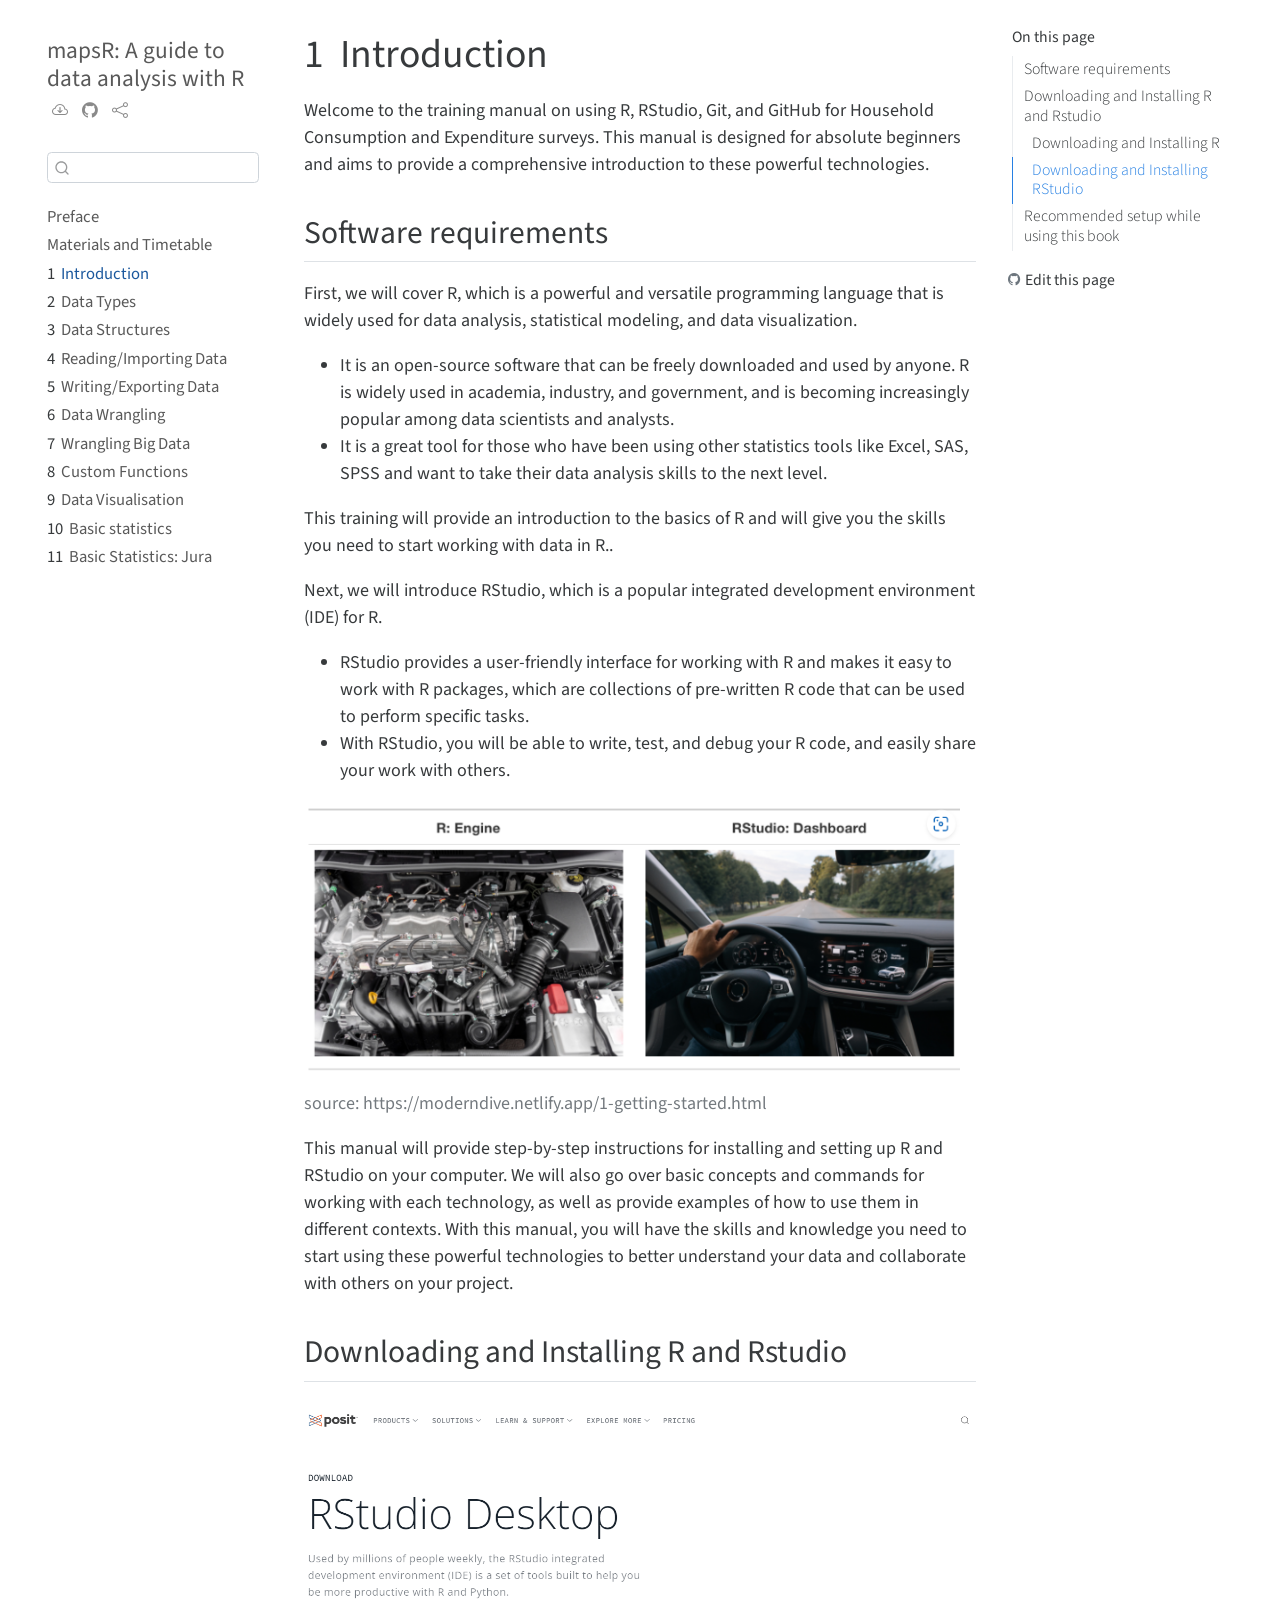
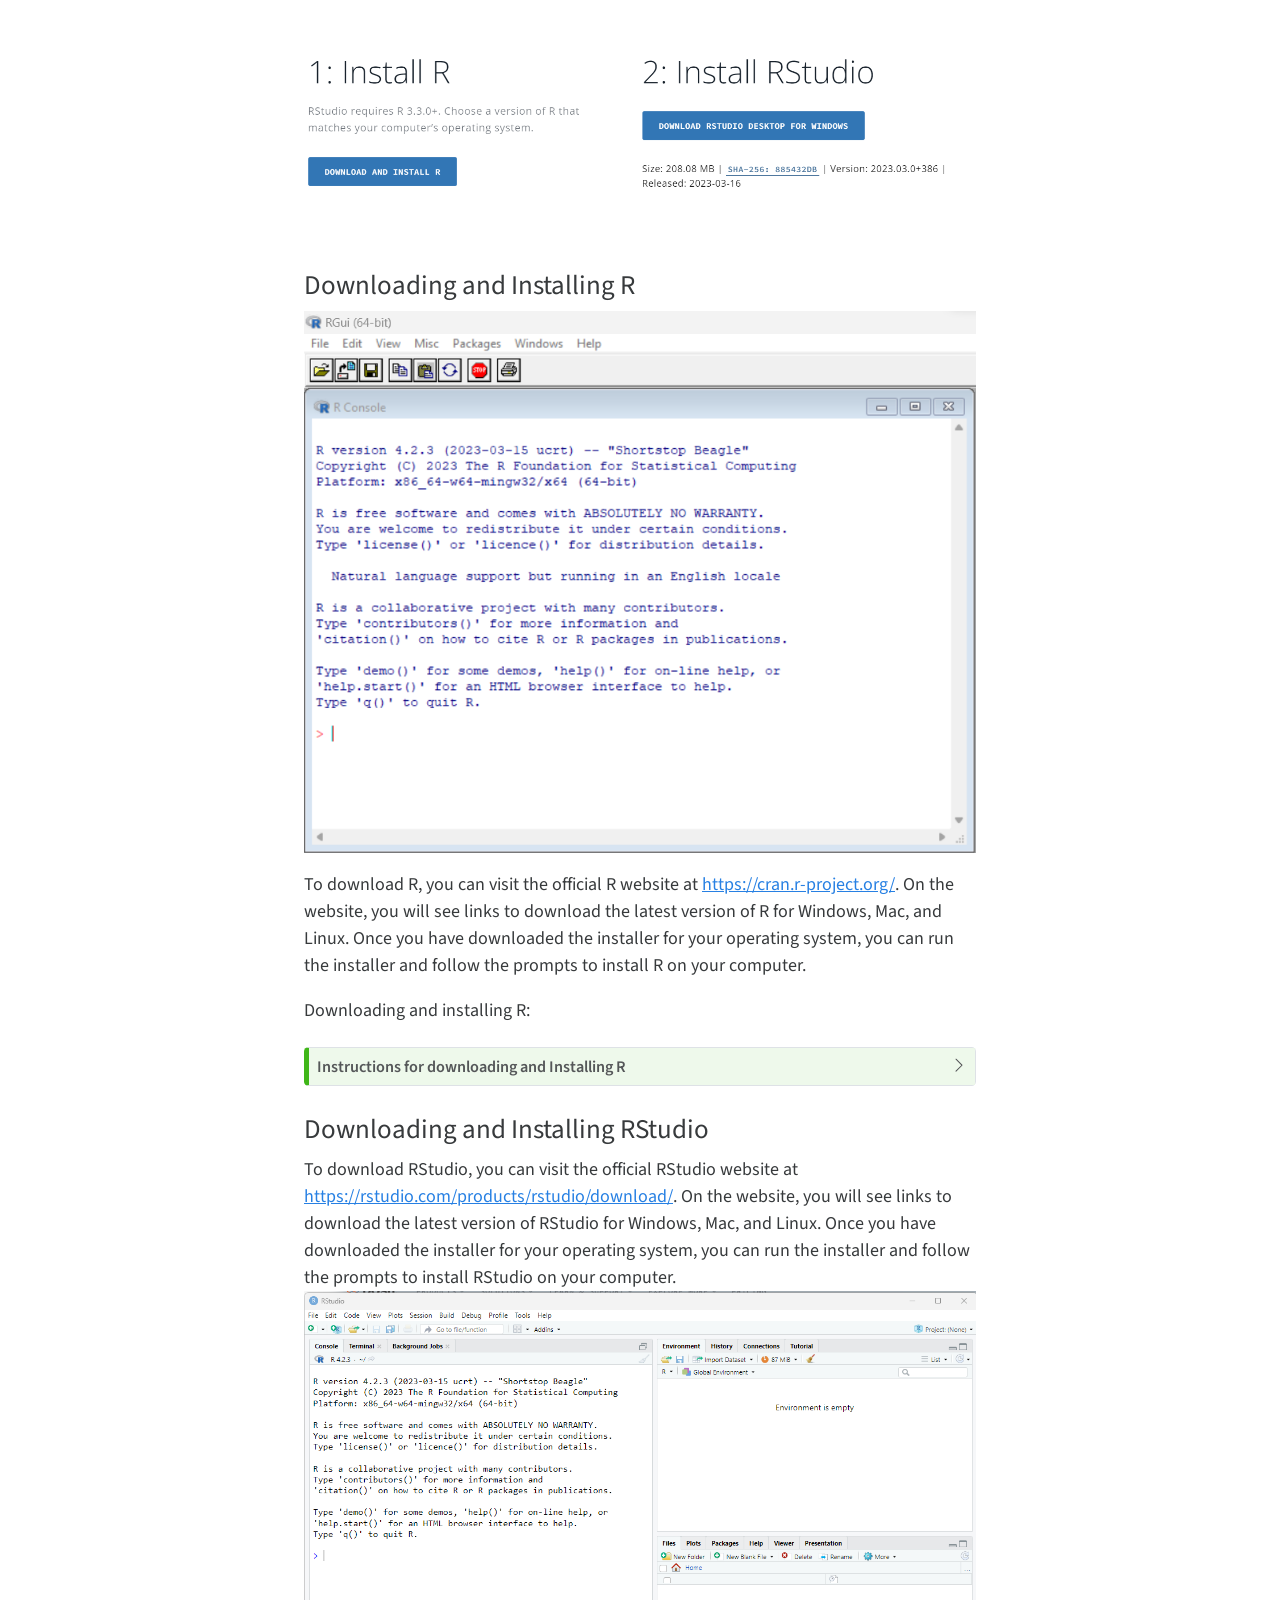
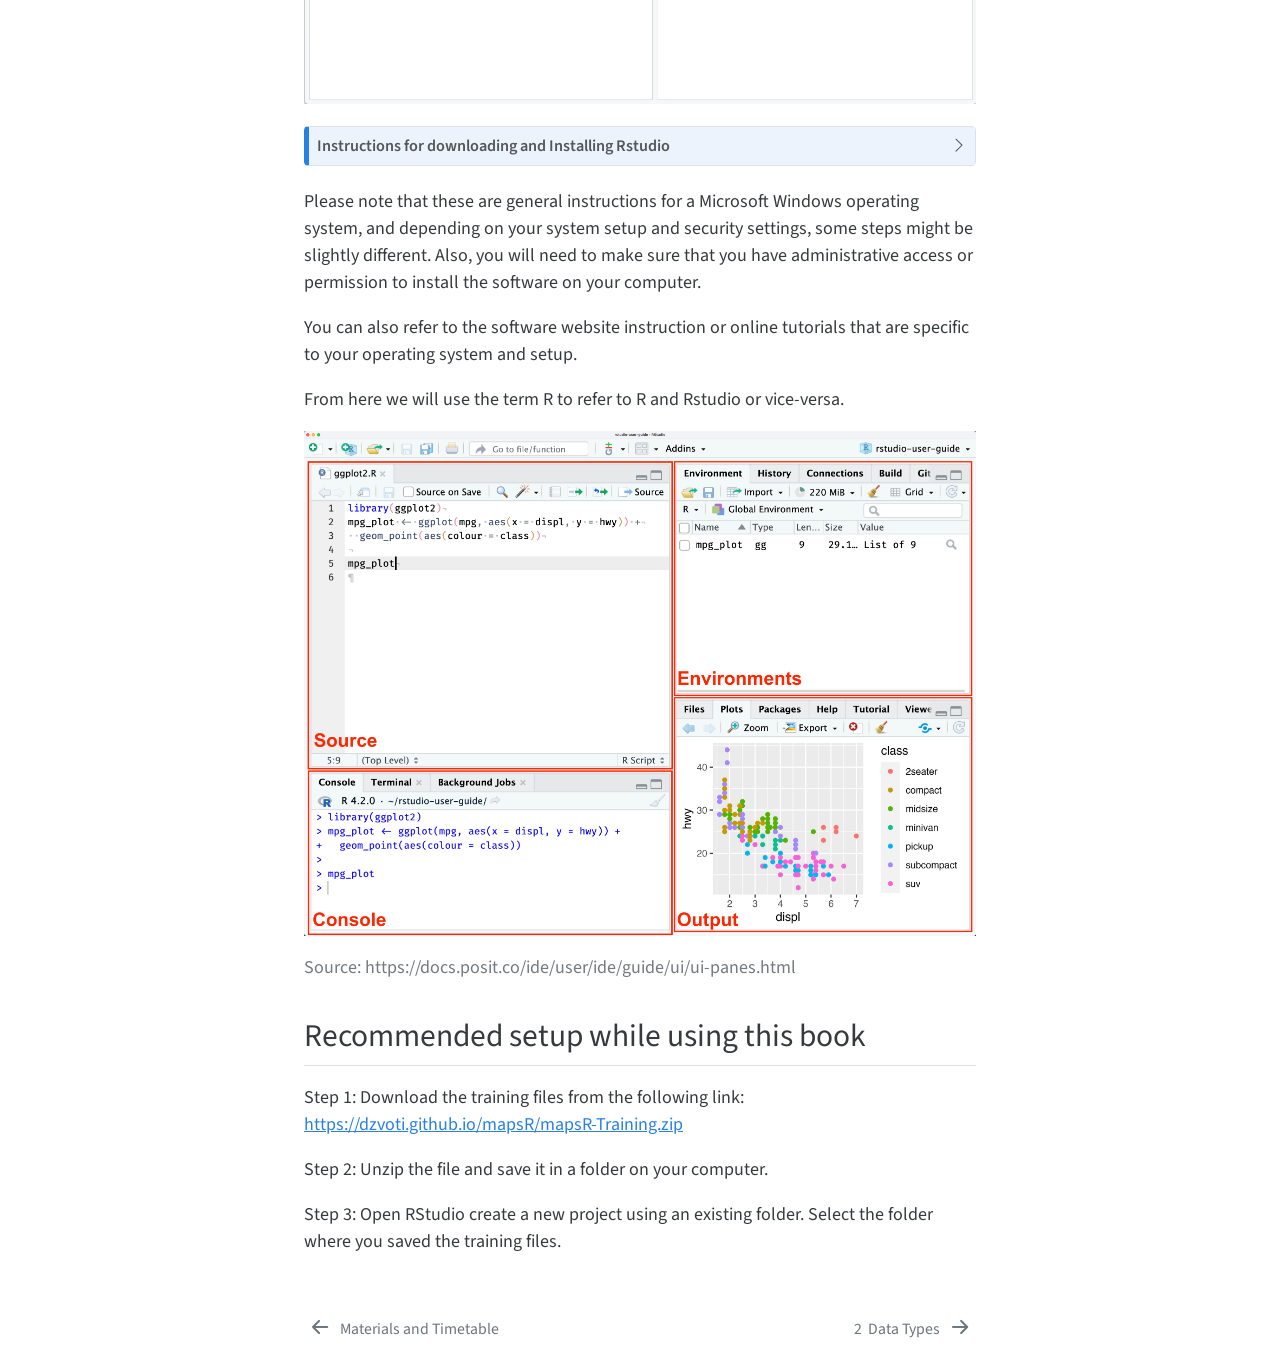
<file: docs/intro.html>
<!DOCTYPE html>
<html xmlns="http://www.w3.org/1999/xhtml" lang="en" xml:lang="en"><head>

<meta charset="utf-8">
<meta name="generator" content="quarto-1.2.313">

<meta name="viewport" content="width=device-width, initial-scale=1.0, user-scalable=yes">


<title>mapsR: A guide to data analysis with R - 1&nbsp; Introduction</title>
<style>
code{white-space: pre-wrap;}
span.smallcaps{font-variant: small-caps;}
div.columns{display: flex; gap: min(4vw, 1.5em);}
div.column{flex: auto; overflow-x: auto;}
div.hanging-indent{margin-left: 1.5em; text-indent: -1.5em;}
ul.task-list{list-style: none;}
ul.task-list li input[type="checkbox"] {
  width: 0.8em;
  margin: 0 0.8em 0.2em -1.6em;
  vertical-align: middle;
}
</style>


<script src="site_libs/quarto-nav/quarto-nav.js"></script>
<script src="site_libs/quarto-nav/headroom.min.js"></script>
<script src="site_libs/clipboard/clipboard.min.js"></script>
<script src="site_libs/quarto-search/autocomplete.umd.js"></script>
<script src="site_libs/quarto-search/fuse.min.js"></script>
<script src="site_libs/quarto-search/quarto-search.js"></script>
<meta name="quarto:offset" content="./">
<link href="./data_types.html" rel="next">
<link href="./timetable.html" rel="prev">
<script src="site_libs/quarto-html/quarto.js"></script>
<script src="site_libs/quarto-html/popper.min.js"></script>
<script src="site_libs/quarto-html/tippy.umd.min.js"></script>
<script src="site_libs/quarto-html/anchor.min.js"></script>
<link href="site_libs/quarto-html/tippy.css" rel="stylesheet">
<link href="site_libs/quarto-html/quarto-syntax-highlighting.css" rel="stylesheet" id="quarto-text-highlighting-styles">
<script src="site_libs/bootstrap/bootstrap.min.js"></script>
<link href="site_libs/bootstrap/bootstrap-icons.css" rel="stylesheet">
<link href="site_libs/bootstrap/bootstrap.min.css" rel="stylesheet" id="quarto-bootstrap" data-mode="light">
<script id="quarto-search-options" type="application/json">{
  "location": "sidebar",
  "copy-button": false,
  "collapse-after": 3,
  "panel-placement": "start",
  "type": "textbox",
  "limit": 20,
  "language": {
    "search-no-results-text": "No results",
    "search-matching-documents-text": "matching documents",
    "search-copy-link-title": "Copy link to search",
    "search-hide-matches-text": "Hide additional matches",
    "search-more-match-text": "more match in this document",
    "search-more-matches-text": "more matches in this document",
    "search-clear-button-title": "Clear",
    "search-detached-cancel-button-title": "Cancel",
    "search-submit-button-title": "Submit"
  }
}</script>


</head>

<body class="nav-sidebar floating">


<div id="quarto-search-results"></div>
  <header id="quarto-header" class="headroom fixed-top">
  <nav class="quarto-secondary-nav" data-bs-toggle="collapse" data-bs-target="#quarto-sidebar" aria-controls="quarto-sidebar" aria-expanded="false" aria-label="Toggle sidebar navigation" onclick="if (window.quartoToggleHeadroom) { window.quartoToggleHeadroom(); }">
    <div class="container-fluid d-flex justify-content-between">
      <h1 class="quarto-secondary-nav-title"><span class="chapter-number">1</span>&nbsp; <span class="chapter-title">Introduction</span></h1>
      <button type="button" class="quarto-btn-toggle btn" aria-label="Show secondary navigation">
        <i class="bi bi-chevron-right"></i>
      </button>
    </div>
  </nav>
</header>
<!-- content -->
<div id="quarto-content" class="quarto-container page-columns page-rows-contents page-layout-article">
<!-- sidebar -->
  <nav id="quarto-sidebar" class="sidebar collapse sidebar-navigation floating overflow-auto">
    <div class="pt-lg-2 mt-2 text-left sidebar-header">
    <div class="sidebar-title mb-0 py-0">
      <a href="./">mapsR: A guide to data analysis with R</a> 
        <div class="sidebar-tools-main tools-wide">
    <a href="https://dzvoti.github.io/mapsR/mapsR-Training.zip" title="" class="sidebar-tool px-1"><i class="bi bi-cloud-arrow-down"></i></a>
    <a href="https://github.com/dzvoti/mapsR/" title="Source Code" class="sidebar-tool px-1"><i class="bi bi-github"></i></a>
    <a href="" title="Share" id="sidebar-tool-dropdown-0" class="sidebar-tool dropdown-toggle px-1" data-bs-toggle="dropdown" aria-expanded="false"><i class="bi bi-share"></i></a>
    <ul class="dropdown-menu" aria-labelledby="sidebar-tool-dropdown-0">
        <li>
          <a class="dropdown-item sidebar-tools-main-item" href="https://twitter.com/intent/tweet?url=|url|">
            <i class="bi bi-bi-twitter pe-1"></i>
          Twitter
          </a>
        </li>
        <li>
          <a class="dropdown-item sidebar-tools-main-item" href="https://www.facebook.com/sharer/sharer.php?u=|url|">
            <i class="bi bi-bi-facebook pe-1"></i>
          Facebook
          </a>
        </li>
    </ul>
</div>
    </div>
      </div>
      <div class="mt-2 flex-shrink-0 align-items-center">
        <div class="sidebar-search">
        <div id="quarto-search" class="" title="Search"></div>
        </div>
      </div>
    <div class="sidebar-menu-container"> 
    <ul class="list-unstyled mt-1">
        <li class="sidebar-item">
  <div class="sidebar-item-container"> 
  <a href="./index.html" class="sidebar-item-text sidebar-link">Preface</a>
  </div>
</li>
        <li class="sidebar-item">
  <div class="sidebar-item-container"> 
  <a href="./timetable.html" class="sidebar-item-text sidebar-link">Materials and Timetable</a>
  </div>
</li>
        <li class="sidebar-item">
  <div class="sidebar-item-container"> 
  <a href="./intro.html" class="sidebar-item-text sidebar-link active"><span class="chapter-number">1</span>&nbsp; <span class="chapter-title">Introduction</span></a>
  </div>
</li>
        <li class="sidebar-item">
  <div class="sidebar-item-container"> 
  <a href="./data_types.html" class="sidebar-item-text sidebar-link"><span class="chapter-number">2</span>&nbsp; <span class="chapter-title">Data Types</span></a>
  </div>
</li>
        <li class="sidebar-item">
  <div class="sidebar-item-container"> 
  <a href="./data_structures.html" class="sidebar-item-text sidebar-link"><span class="chapter-number">3</span>&nbsp; <span class="chapter-title">Data Structures</span></a>
  </div>
</li>
        <li class="sidebar-item">
  <div class="sidebar-item-container"> 
  <a href="./reading_data.html" class="sidebar-item-text sidebar-link"><span class="chapter-number">4</span>&nbsp; <span class="chapter-title">Reading/Importing Data</span></a>
  </div>
</li>
        <li class="sidebar-item">
  <div class="sidebar-item-container"> 
  <a href="./writing_data.html" class="sidebar-item-text sidebar-link"><span class="chapter-number">5</span>&nbsp; <span class="chapter-title">Writing/Exporting Data</span></a>
  </div>
</li>
        <li class="sidebar-item">
  <div class="sidebar-item-container"> 
  <a href="./data_wrangling.html" class="sidebar-item-text sidebar-link"><span class="chapter-number">6</span>&nbsp; <span class="chapter-title">Data Wrangling</span></a>
  </div>
</li>
        <li class="sidebar-item">
  <div class="sidebar-item-container"> 
  <a href="./big_data.html" class="sidebar-item-text sidebar-link"><span class="chapter-number">7</span>&nbsp; <span class="chapter-title">Wrangling Big Data</span></a>
  </div>
</li>
        <li class="sidebar-item">
  <div class="sidebar-item-container"> 
  <a href="./functions.html" class="sidebar-item-text sidebar-link"><span class="chapter-number">8</span>&nbsp; <span class="chapter-title">Custom Functions</span></a>
  </div>
</li>
        <li class="sidebar-item">
  <div class="sidebar-item-container"> 
  <a href="./data_visualisation.html" class="sidebar-item-text sidebar-link"><span class="chapter-number">9</span>&nbsp; <span class="chapter-title">Data Visualisation</span></a>
  </div>
</li>
        <li class="sidebar-item">
  <div class="sidebar-item-container"> 
  <a href="./basic_statistics.html" class="sidebar-item-text sidebar-link"><span class="chapter-number">10</span>&nbsp; <span class="chapter-title">Basic statistics</span></a>
  </div>
</li>
        <li class="sidebar-item">
  <div class="sidebar-item-container"> 
  <a href="./jura.html" class="sidebar-item-text sidebar-link"><span class="chapter-number">11</span>&nbsp; <span class="chapter-title">Basic Statistics: Jura</span></a>
  </div>
</li>
    </ul>
    </div>
</nav>
<!-- margin-sidebar -->
    <div id="quarto-margin-sidebar" class="sidebar margin-sidebar">
        <nav id="TOC" role="doc-toc" class="toc-active">
    <h2 id="toc-title">On this page</h2>
   
  <ul>
  <li><a href="#software-requirements" id="toc-software-requirements" class="nav-link active" data-scroll-target="#software-requirements">Software requirements</a></li>
  <li><a href="#downloading-and-installing-r-and-rstudio" id="toc-downloading-and-installing-r-and-rstudio" class="nav-link" data-scroll-target="#downloading-and-installing-r-and-rstudio">Downloading and Installing R and Rstudio</a>
  <ul class="collapse">
  <li><a href="#downloading-and-installing-r" id="toc-downloading-and-installing-r" class="nav-link" data-scroll-target="#downloading-and-installing-r">Downloading and Installing R</a></li>
  <li><a href="#downloading-and-installing-rstudio" id="toc-downloading-and-installing-rstudio" class="nav-link" data-scroll-target="#downloading-and-installing-rstudio">Downloading and Installing RStudio</a></li>
  </ul></li>
  <li><a href="#recommended-setup-while-using-this-book" id="toc-recommended-setup-while-using-this-book" class="nav-link" data-scroll-target="#recommended-setup-while-using-this-book">Recommended setup while using this book</a></li>
  </ul>
<div class="toc-actions"><div><i class="bi bi-github"></i></div><div class="action-links"><p><a href="https://github.com/dzvoti/mapsR/edit/main/intro.qmd" class="toc-action">Edit this page</a></p></div></div></nav>
    </div>
<!-- main -->
<main class="content" id="quarto-document-content">

<header id="title-block-header" class="quarto-title-block default">
<div class="quarto-title">
<h1 class="title d-none d-lg-block"><span class="chapter-number">1</span>&nbsp; <span class="chapter-title">Introduction</span></h1>
</div>



<div class="quarto-title-meta">

    
  
    
  </div>
  

</header>

<p>Welcome to the training manual on using R, RStudio, Git, and GitHub for Household Consumption and Expenditure surveys. This manual is designed for absolute beginners and aims to provide a comprehensive introduction to these powerful technologies.</p>
<section id="software-requirements" class="level2">
<h2 class="anchored" data-anchor-id="software-requirements">Software requirements</h2>
<p>First, we will cover R, which is a powerful and versatile programming language that is widely used for data analysis, statistical modeling, and data visualization.</p>
<ul>
<li>It is an open-source software that can be freely downloaded and used by anyone. R is widely used in academia, industry, and government, and is becoming increasingly popular among data scientists and analysts.</li>
<li>It is a great tool for those who have been using other statistics tools like Excel, SAS, SPSS and want to take their data analysis skills to the next level.</li>
</ul>
<p>This training will provide an introduction to the basics of R and will give you the skills you need to start working with data in R..</p>
<p>Next, we will introduce RStudio, which is a popular integrated development environment (IDE) for R.</p>
<ul>
<li>RStudio provides a user-friendly interface for working with R and makes it easy to work with R packages, which are collections of pre-written R code that can be used to perform specific tasks.</li>
<li>With RStudio, you will be able to write, test, and debug your R code, and easily share your work with others.</li>
</ul>
<div class="quarto-figure quarto-figure-center">
<figure class="figure">
<p><img src="images/Screenshot 2023-03-26 145411.png" class="img-fluid figure-img"></p>
<p></p><figcaption class="figure-caption">source: https://moderndive.netlify.app/1-getting-started.html</figcaption><p></p>
</figure>
</div>
<p>This manual will provide step-by-step instructions for installing and setting up R and RStudio on your computer. We will also go over basic concepts and commands for working with each technology, as well as provide examples of how to use them in different contexts. With this manual, you will have the skills and knowledge you need to start using these powerful technologies to better understand your data and collaborate with others on your project.</p>
</section>
<section id="downloading-and-installing-r-and-rstudio" class="level2">
<h2 class="anchored" data-anchor-id="downloading-and-installing-r-and-rstudio">Downloading and Installing R and Rstudio</h2>
<p><img src="images/Screenshot 2023-03-26 143935.png" class="img-fluid"></p>
<section id="downloading-and-installing-r" class="level3">
<h3 class="anchored" data-anchor-id="downloading-and-installing-r">Downloading and Installing R</h3>
<p><img src="images/Screenshot 2023-03-26 142832.png" class="img-fluid"></p>
<p>To download R, you can visit the official R website at <a href="https://cran.r-project.org/" class="uri">https://cran.r-project.org/</a>. On the website, you will see links to download the latest version of R for Windows, Mac, and Linux. Once you have downloaded the installer for your operating system, you can run the installer and follow the prompts to install R on your computer.</p>
<p>Downloading and installing R:</p>
<div class="callout-tip callout callout-style-default no-icon callout-captioned">
<div class="callout-header d-flex align-content-center" data-bs-toggle="collapse" data-bs-target=".callout-1-contents" aria-controls="callout-1" aria-expanded="false" aria-label="Toggle callout">
<div class="callout-icon-container">
<i class="callout-icon no-icon"></i>
</div>
<div class="callout-caption-container flex-fill">
Instructions for downloading and Installing R
</div>
<div class="callout-btn-toggle d-inline-block border-0 py-1 ps-1 pe-0 float-end"><i class="callout-toggle"></i></div>
</div>
<div id="callout-1" class="callout-1-contents callout-collapse collapse">
<div class="callout-body-container callout-body">
<p>Step 1:</p>
<p><img src="images/Screenshot 2023-03-26 141343.png" class="img-fluid"></p>
<p>Step 2:</p>
<p><img src="images/Screenshot 2023-03-26 141930.png" class="img-fluid"></p>
<p>Step 3:</p>
<p><img src="images/Screenshot 2023-03-26 142324.png" class="img-fluid"></p>
<p>Step 4:</p>
<p><img src="images/Screenshot 2023-03-26 142439.png" class="img-fluid"></p>
<p>Step 5:</p>
<p><img src="images/Screenshot 2023-03-26 142532.png" class="img-fluid"></p>
<p>Step 6:</p>
<p><img src="images/Screenshot 2023-03-26 142547.png" class="img-fluid"></p>
<p>Step 7:</p>
<p><img src="images/Screenshot 2023-03-26 142735.png" class="img-fluid"></p>
<p>Step 8:</p>
<p><img src="images/Screenshot 2023-03-26 142832.png" class="img-fluid"></p>
</div>
</div>
</div>
</section>
<section id="downloading-and-installing-rstudio" class="level3">
<h3 class="anchored" data-anchor-id="downloading-and-installing-rstudio">Downloading and Installing RStudio</h3>
<p>To download RStudio, you can visit the official RStudio website at <a href="https://rstudio.com/products/rstudio/download/" class="uri">https://rstudio.com/products/rstudio/download/</a>. On the website, you will see links to download the latest version of RStudio for Windows, Mac, and Linux. Once you have downloaded the installer for your operating system, you can run the installer and follow the prompts to install RStudio on your computer. <img src="images/Screenshot 2023-03-26 144336.png" class="img-fluid"></p>
<div class="callout-note callout callout-style-default no-icon callout-captioned">
<div class="callout-header d-flex align-content-center" data-bs-toggle="collapse" data-bs-target=".callout-2-contents" aria-controls="callout-2" aria-expanded="false" aria-label="Toggle callout">
<div class="callout-icon-container">
<i class="callout-icon no-icon"></i>
</div>
<div class="callout-caption-container flex-fill">
Instructions for downloading and Installing Rstudio
</div>
<div class="callout-btn-toggle d-inline-block border-0 py-1 ps-1 pe-0 float-end"><i class="callout-toggle"></i></div>
</div>
<div id="callout-2" class="callout-2-contents callout-collapse collapse">
<div class="callout-body-container callout-body">
<p>Step 1: Navigate to <a href="https://posit.co/download/rstudio-desktop/" class="uri">https://posit.co/download/rstudio-desktop/</a></p>
<p><img src="images/Screenshot 2023-03-26 143935.png" class="img-fluid"></p>
<p>Step 2:</p>
<p><img src="images/Screenshot 2023-03-26 144556.png" class="img-fluid"></p>
<p>Step 3:</p>
<p><img src="images/Screenshot 2023-03-26 144625.png" class="img-fluid"></p>
<p>Step 4:</p>
<p><img src="images/Screenshot 2023-03-26 144743.png" class="img-fluid"></p>
</div>
</div>
</div>
<p>Please note that these are general instructions for a Microsoft Windows operating system, and depending on your system setup and security settings, some steps might be slightly different. Also, you will need to make sure that you have administrative access or permission to install the software on your computer.</p>
<p>You can also refer to the software website instruction or online tutorials that are specific to your operating system and setup.</p>
<p>From here we will use the term R to refer to R and Rstudio or vice-versa.</p>
<div class="quarto-figure quarto-figure-center">
<figure class="figure">
<p><img src="images/rstudio-panes-labeled.jpeg" class="img-fluid figure-img"></p>
<p></p><figcaption class="figure-caption">Source: https://docs.posit.co/ide/user/ide/guide/ui/ui-panes.html</figcaption><p></p>
</figure>
</div>
</section>
</section>
<section id="recommended-setup-while-using-this-book" class="level2">
<h2 class="anchored" data-anchor-id="recommended-setup-while-using-this-book">Recommended setup while using this book</h2>
<p>Step 1: Download the training files from the following link: <a href="https://dzvoti.github.io/mapsR/mapsR-Training.zip" class="uri">https://dzvoti.github.io/mapsR/mapsR-Training.zip</a></p>
<p>Step 2: Unzip the file and save it in a folder on your computer.</p>
<p>Step 3: Open RStudio create a new project using an existing folder. Select the folder where you saved the training files.</p>


</section>

</main> <!-- /main -->
<script id="quarto-html-after-body" type="application/javascript">
window.document.addEventListener("DOMContentLoaded", function (event) {
  const toggleBodyColorMode = (bsSheetEl) => {
    const mode = bsSheetEl.getAttribute("data-mode");
    const bodyEl = window.document.querySelector("body");
    if (mode === "dark") {
      bodyEl.classList.add("quarto-dark");
      bodyEl.classList.remove("quarto-light");
    } else {
      bodyEl.classList.add("quarto-light");
      bodyEl.classList.remove("quarto-dark");
    }
  }
  const toggleBodyColorPrimary = () => {
    const bsSheetEl = window.document.querySelector("link#quarto-bootstrap");
    if (bsSheetEl) {
      toggleBodyColorMode(bsSheetEl);
    }
  }
  toggleBodyColorPrimary();  
  const icon = "";
  const anchorJS = new window.AnchorJS();
  anchorJS.options = {
    placement: 'right',
    icon: icon
  };
  anchorJS.add('.anchored');
  const clipboard = new window.ClipboardJS('.code-copy-button', {
    target: function(trigger) {
      return trigger.previousElementSibling;
    }
  });
  clipboard.on('success', function(e) {
    // button target
    const button = e.trigger;
    // don't keep focus
    button.blur();
    // flash "checked"
    button.classList.add('code-copy-button-checked');
    var currentTitle = button.getAttribute("title");
    button.setAttribute("title", "Copied!");
    let tooltip;
    if (window.bootstrap) {
      button.setAttribute("data-bs-toggle", "tooltip");
      button.setAttribute("data-bs-placement", "left");
      button.setAttribute("data-bs-title", "Copied!");
      tooltip = new bootstrap.Tooltip(button, 
        { trigger: "manual", 
          customClass: "code-copy-button-tooltip",
          offset: [0, -8]});
      tooltip.show();    
    }
    setTimeout(function() {
      if (tooltip) {
        tooltip.hide();
        button.removeAttribute("data-bs-title");
        button.removeAttribute("data-bs-toggle");
        button.removeAttribute("data-bs-placement");
      }
      button.setAttribute("title", currentTitle);
      button.classList.remove('code-copy-button-checked');
    }, 1000);
    // clear code selection
    e.clearSelection();
  });
  function tippyHover(el, contentFn) {
    const config = {
      allowHTML: true,
      content: contentFn,
      maxWidth: 500,
      delay: 100,
      arrow: false,
      appendTo: function(el) {
          return el.parentElement;
      },
      interactive: true,
      interactiveBorder: 10,
      theme: 'quarto',
      placement: 'bottom-start'
    };
    window.tippy(el, config); 
  }
  const noterefs = window.document.querySelectorAll('a[role="doc-noteref"]');
  for (var i=0; i<noterefs.length; i++) {
    const ref = noterefs[i];
    tippyHover(ref, function() {
      // use id or data attribute instead here
      let href = ref.getAttribute('data-footnote-href') || ref.getAttribute('href');
      try { href = new URL(href).hash; } catch {}
      const id = href.replace(/^#\/?/, "");
      const note = window.document.getElementById(id);
      return note.innerHTML;
    });
  }
  const findCites = (el) => {
    const parentEl = el.parentElement;
    if (parentEl) {
      const cites = parentEl.dataset.cites;
      if (cites) {
        return {
          el,
          cites: cites.split(' ')
        };
      } else {
        return findCites(el.parentElement)
      }
    } else {
      return undefined;
    }
  };
  var bibliorefs = window.document.querySelectorAll('a[role="doc-biblioref"]');
  for (var i=0; i<bibliorefs.length; i++) {
    const ref = bibliorefs[i];
    const citeInfo = findCites(ref);
    if (citeInfo) {
      tippyHover(citeInfo.el, function() {
        var popup = window.document.createElement('div');
        citeInfo.cites.forEach(function(cite) {
          var citeDiv = window.document.createElement('div');
          citeDiv.classList.add('hanging-indent');
          citeDiv.classList.add('csl-entry');
          var biblioDiv = window.document.getElementById('ref-' + cite);
          if (biblioDiv) {
            citeDiv.innerHTML = biblioDiv.innerHTML;
          }
          popup.appendChild(citeDiv);
        });
        return popup.innerHTML;
      });
    }
  }
});
</script>

<nav class="page-navigation">
  <div class="nav-page nav-page-previous">
      <a href="./timetable.html" class="pagination-link">
        <i class="bi bi-arrow-left-short"></i> <span class="nav-page-text">Materials and Timetable</span>
      </a>          
  </div>
  <div class="nav-page nav-page-next">
      <a href="./data_types.html" class="pagination-link">
        <span class="nav-page-text"><span class="chapter-number">2</span>&nbsp; <span class="chapter-title">Data Types</span></span> <i class="bi bi-arrow-right-short"></i>
      </a>
  </div>
</nav>
</div> <!-- /content -->



</body></html>
</file>
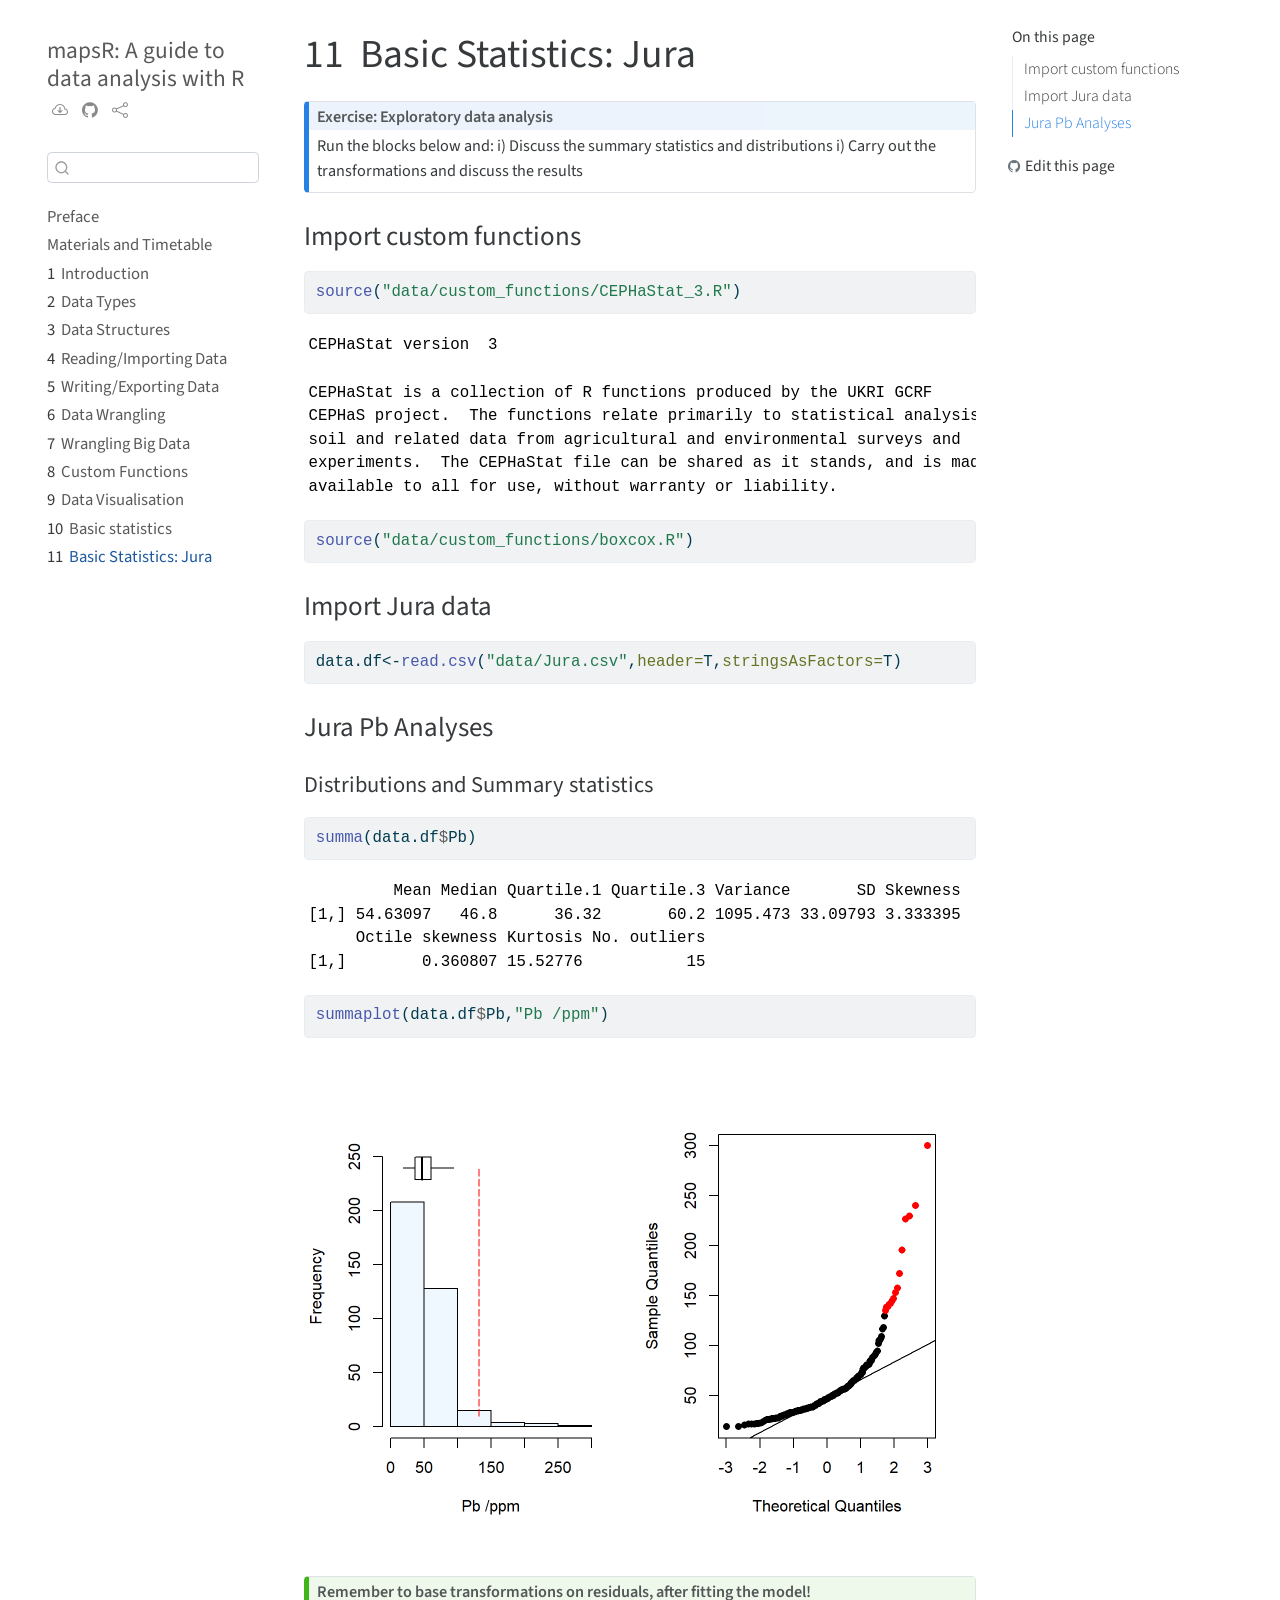
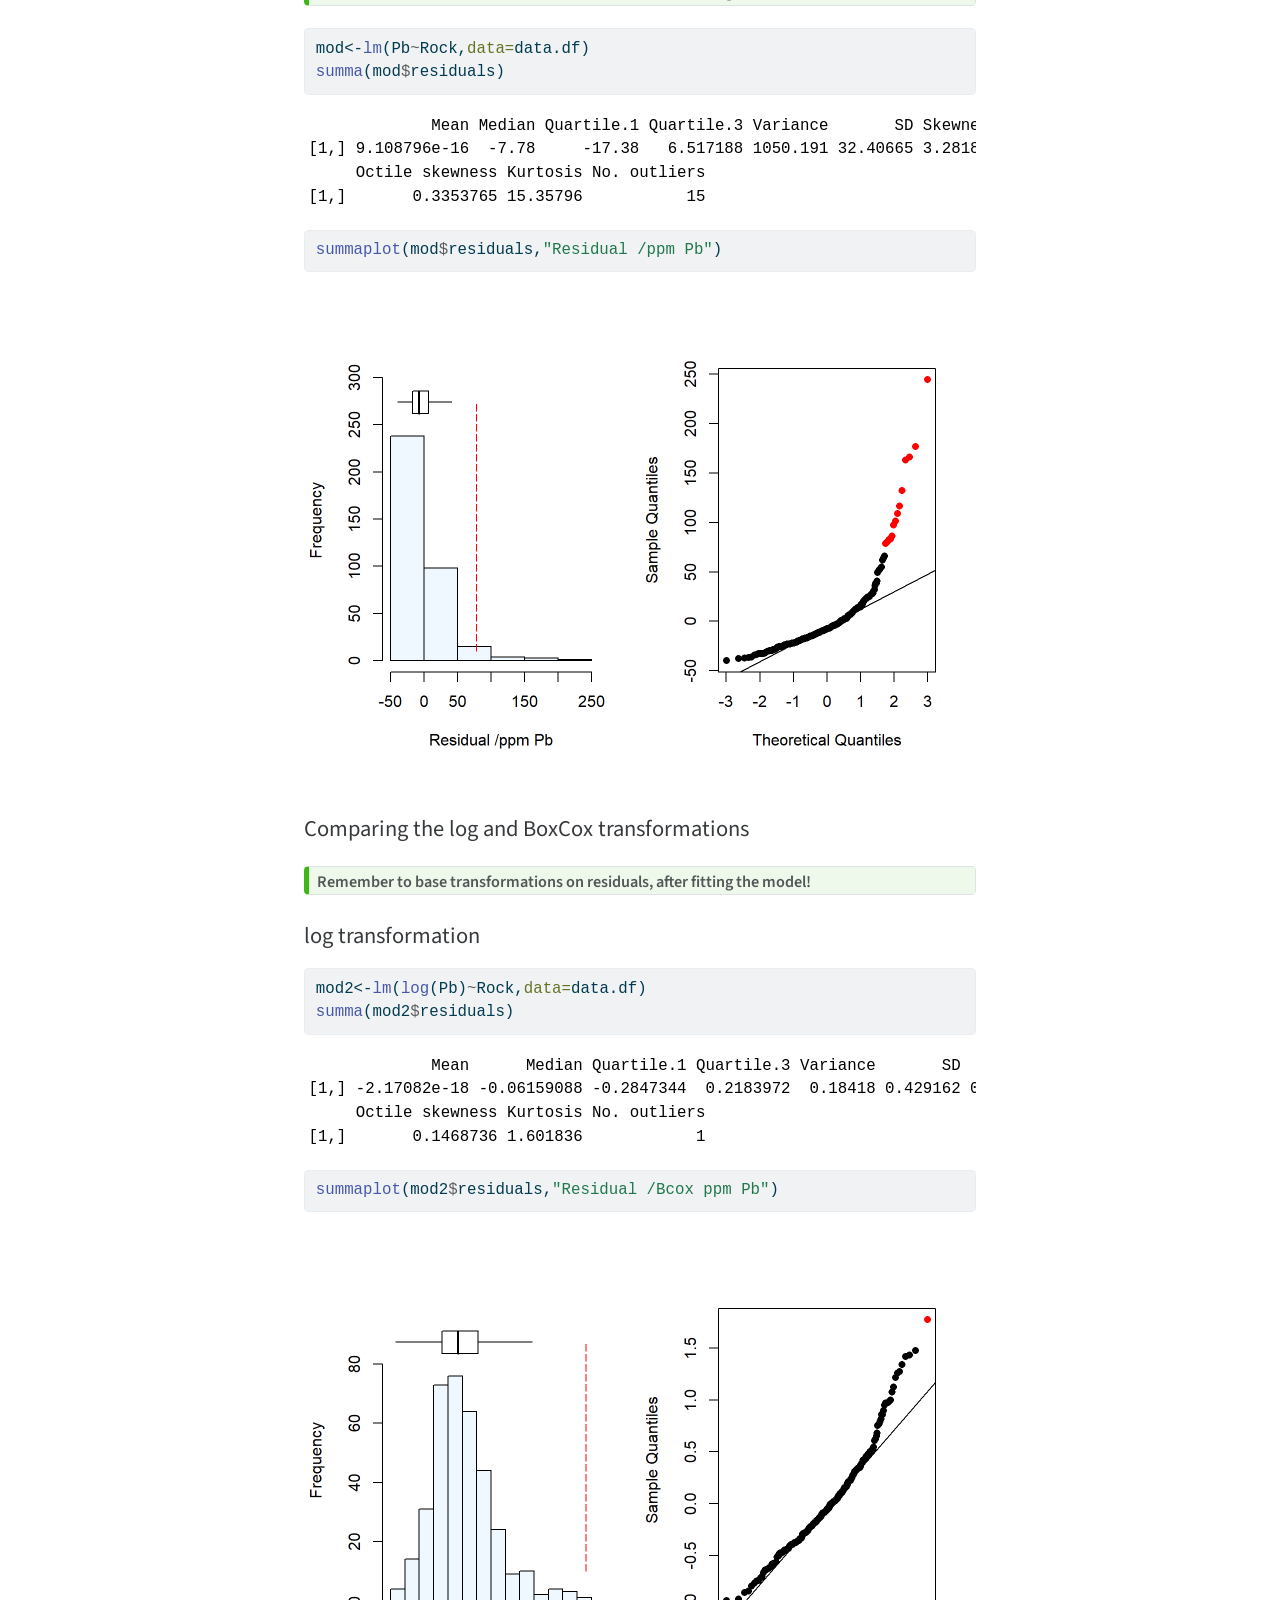
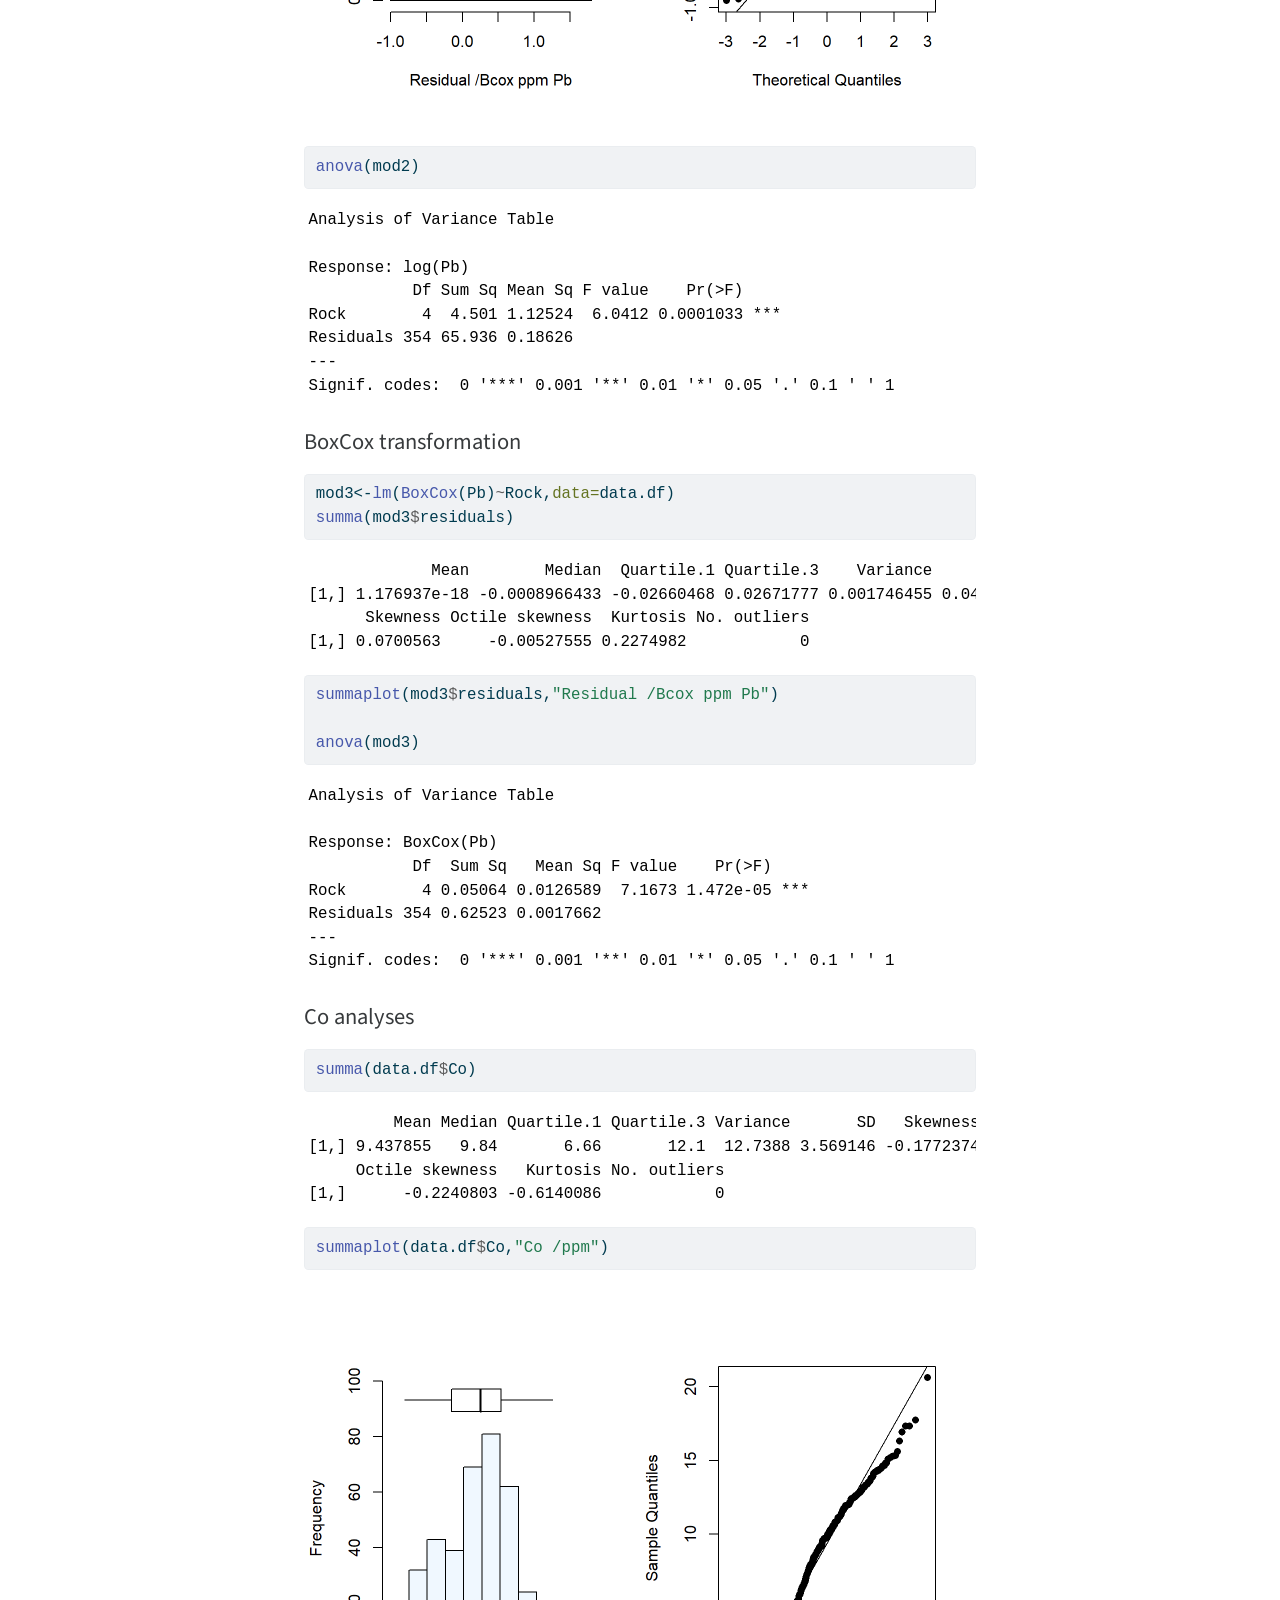
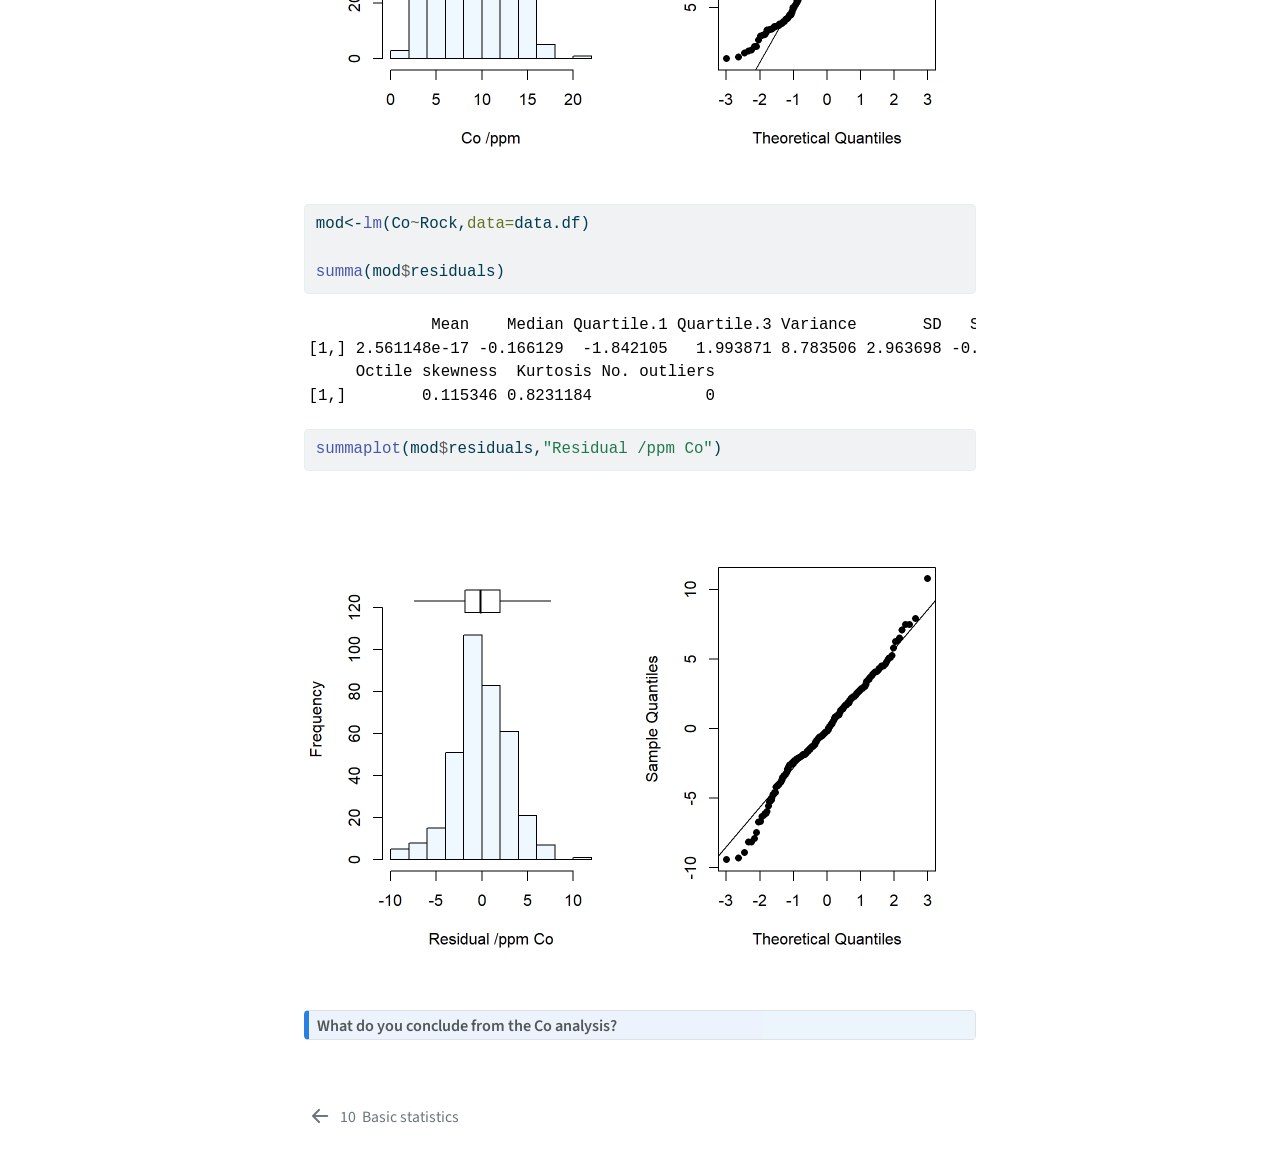
<file: docs/jura.html>
<!DOCTYPE html>
<html xmlns="http://www.w3.org/1999/xhtml" lang="en" xml:lang="en"><head>

<meta charset="utf-8">
<meta name="generator" content="quarto-1.2.313">

<meta name="viewport" content="width=device-width, initial-scale=1.0, user-scalable=yes">


<title>mapsR: A guide to data analysis with R - 11&nbsp; Basic Statistics: Jura</title>
<style>
code{white-space: pre-wrap;}
span.smallcaps{font-variant: small-caps;}
div.columns{display: flex; gap: min(4vw, 1.5em);}
div.column{flex: auto; overflow-x: auto;}
div.hanging-indent{margin-left: 1.5em; text-indent: -1.5em;}
ul.task-list{list-style: none;}
ul.task-list li input[type="checkbox"] {
  width: 0.8em;
  margin: 0 0.8em 0.2em -1.6em;
  vertical-align: middle;
}
pre > code.sourceCode { white-space: pre; position: relative; }
pre > code.sourceCode > span { display: inline-block; line-height: 1.25; }
pre > code.sourceCode > span:empty { height: 1.2em; }
.sourceCode { overflow: visible; }
code.sourceCode > span { color: inherit; text-decoration: inherit; }
div.sourceCode { margin: 1em 0; }
pre.sourceCode { margin: 0; }
@media screen {
div.sourceCode { overflow: auto; }
}
@media print {
pre > code.sourceCode { white-space: pre-wrap; }
pre > code.sourceCode > span { text-indent: -5em; padding-left: 5em; }
}
pre.numberSource code
  { counter-reset: source-line 0; }
pre.numberSource code > span
  { position: relative; left: -4em; counter-increment: source-line; }
pre.numberSource code > span > a:first-child::before
  { content: counter(source-line);
    position: relative; left: -1em; text-align: right; vertical-align: baseline;
    border: none; display: inline-block;
    -webkit-touch-callout: none; -webkit-user-select: none;
    -khtml-user-select: none; -moz-user-select: none;
    -ms-user-select: none; user-select: none;
    padding: 0 4px; width: 4em;
    color: #aaaaaa;
  }
pre.numberSource { margin-left: 3em; border-left: 1px solid #aaaaaa;  padding-left: 4px; }
div.sourceCode
  {   }
@media screen {
pre > code.sourceCode > span > a:first-child::before { text-decoration: underline; }
}
code span.al { color: #ff0000; font-weight: bold; } /* Alert */
code span.an { color: #60a0b0; font-weight: bold; font-style: italic; } /* Annotation */
code span.at { color: #7d9029; } /* Attribute */
code span.bn { color: #40a070; } /* BaseN */
code span.bu { color: #008000; } /* BuiltIn */
code span.cf { color: #007020; font-weight: bold; } /* ControlFlow */
code span.ch { color: #4070a0; } /* Char */
code span.cn { color: #880000; } /* Constant */
code span.co { color: #60a0b0; font-style: italic; } /* Comment */
code span.cv { color: #60a0b0; font-weight: bold; font-style: italic; } /* CommentVar */
code span.do { color: #ba2121; font-style: italic; } /* Documentation */
code span.dt { color: #902000; } /* DataType */
code span.dv { color: #40a070; } /* DecVal */
code span.er { color: #ff0000; font-weight: bold; } /* Error */
code span.ex { } /* Extension */
code span.fl { color: #40a070; } /* Float */
code span.fu { color: #06287e; } /* Function */
code span.im { color: #008000; font-weight: bold; } /* Import */
code span.in { color: #60a0b0; font-weight: bold; font-style: italic; } /* Information */
code span.kw { color: #007020; font-weight: bold; } /* Keyword */
code span.op { color: #666666; } /* Operator */
code span.ot { color: #007020; } /* Other */
code span.pp { color: #bc7a00; } /* Preprocessor */
code span.sc { color: #4070a0; } /* SpecialChar */
code span.ss { color: #bb6688; } /* SpecialString */
code span.st { color: #4070a0; } /* String */
code span.va { color: #19177c; } /* Variable */
code span.vs { color: #4070a0; } /* VerbatimString */
code span.wa { color: #60a0b0; font-weight: bold; font-style: italic; } /* Warning */
</style>


<script src="site_libs/quarto-nav/quarto-nav.js"></script>
<script src="site_libs/quarto-nav/headroom.min.js"></script>
<script src="site_libs/clipboard/clipboard.min.js"></script>
<script src="site_libs/quarto-search/autocomplete.umd.js"></script>
<script src="site_libs/quarto-search/fuse.min.js"></script>
<script src="site_libs/quarto-search/quarto-search.js"></script>
<meta name="quarto:offset" content="./">
<link href="./basic_statistics.html" rel="prev">
<script src="site_libs/quarto-html/quarto.js"></script>
<script src="site_libs/quarto-html/popper.min.js"></script>
<script src="site_libs/quarto-html/tippy.umd.min.js"></script>
<script src="site_libs/quarto-html/anchor.min.js"></script>
<link href="site_libs/quarto-html/tippy.css" rel="stylesheet">
<link href="site_libs/quarto-html/quarto-syntax-highlighting.css" rel="stylesheet" id="quarto-text-highlighting-styles">
<script src="site_libs/bootstrap/bootstrap.min.js"></script>
<link href="site_libs/bootstrap/bootstrap-icons.css" rel="stylesheet">
<link href="site_libs/bootstrap/bootstrap.min.css" rel="stylesheet" id="quarto-bootstrap" data-mode="light">
<script id="quarto-search-options" type="application/json">{
  "location": "sidebar",
  "copy-button": false,
  "collapse-after": 3,
  "panel-placement": "start",
  "type": "textbox",
  "limit": 20,
  "language": {
    "search-no-results-text": "No results",
    "search-matching-documents-text": "matching documents",
    "search-copy-link-title": "Copy link to search",
    "search-hide-matches-text": "Hide additional matches",
    "search-more-match-text": "more match in this document",
    "search-more-matches-text": "more matches in this document",
    "search-clear-button-title": "Clear",
    "search-detached-cancel-button-title": "Cancel",
    "search-submit-button-title": "Submit"
  }
}</script>


</head>

<body class="nav-sidebar floating">


<div id="quarto-search-results"></div>
  <header id="quarto-header" class="headroom fixed-top">
  <nav class="quarto-secondary-nav" data-bs-toggle="collapse" data-bs-target="#quarto-sidebar" aria-controls="quarto-sidebar" aria-expanded="false" aria-label="Toggle sidebar navigation" onclick="if (window.quartoToggleHeadroom) { window.quartoToggleHeadroom(); }">
    <div class="container-fluid d-flex justify-content-between">
      <h1 class="quarto-secondary-nav-title"><span class="chapter-number">11</span>&nbsp; <span class="chapter-title">Basic Statistics: Jura</span></h1>
      <button type="button" class="quarto-btn-toggle btn" aria-label="Show secondary navigation">
        <i class="bi bi-chevron-right"></i>
      </button>
    </div>
  </nav>
</header>
<!-- content -->
<div id="quarto-content" class="quarto-container page-columns page-rows-contents page-layout-article">
<!-- sidebar -->
  <nav id="quarto-sidebar" class="sidebar collapse sidebar-navigation floating overflow-auto">
    <div class="pt-lg-2 mt-2 text-left sidebar-header">
    <div class="sidebar-title mb-0 py-0">
      <a href="./">mapsR: A guide to data analysis with R</a> 
        <div class="sidebar-tools-main tools-wide">
    <a href="https://dzvoti.github.io/mapsR/data.zip" title="" class="sidebar-tool px-1"><i class="bi bi-cloud-arrow-down"></i></a>
    <a href="https://github.com/dzvoti/mapsR/" title="Source Code" class="sidebar-tool px-1"><i class="bi bi-github"></i></a>
    <a href="" title="Share" id="sidebar-tool-dropdown-0" class="sidebar-tool dropdown-toggle px-1" data-bs-toggle="dropdown" aria-expanded="false"><i class="bi bi-share"></i></a>
    <ul class="dropdown-menu" aria-labelledby="sidebar-tool-dropdown-0">
        <li>
          <a class="dropdown-item sidebar-tools-main-item" href="https://twitter.com/intent/tweet?url=|url|">
            <i class="bi bi-bi-twitter pe-1"></i>
          Twitter
          </a>
        </li>
        <li>
          <a class="dropdown-item sidebar-tools-main-item" href="https://www.facebook.com/sharer/sharer.php?u=|url|">
            <i class="bi bi-bi-facebook pe-1"></i>
          Facebook
          </a>
        </li>
    </ul>
</div>
    </div>
      </div>
      <div class="mt-2 flex-shrink-0 align-items-center">
        <div class="sidebar-search">
        <div id="quarto-search" class="" title="Search"></div>
        </div>
      </div>
    <div class="sidebar-menu-container"> 
    <ul class="list-unstyled mt-1">
        <li class="sidebar-item">
  <div class="sidebar-item-container"> 
  <a href="./index.html" class="sidebar-item-text sidebar-link">Preface</a>
  </div>
</li>
        <li class="sidebar-item">
  <div class="sidebar-item-container"> 
  <a href="./timetable.html" class="sidebar-item-text sidebar-link">Materials and Timetable</a>
  </div>
</li>
        <li class="sidebar-item">
  <div class="sidebar-item-container"> 
  <a href="./intro.html" class="sidebar-item-text sidebar-link"><span class="chapter-number">1</span>&nbsp; <span class="chapter-title">Introduction</span></a>
  </div>
</li>
        <li class="sidebar-item">
  <div class="sidebar-item-container"> 
  <a href="./data_types.html" class="sidebar-item-text sidebar-link"><span class="chapter-number">2</span>&nbsp; <span class="chapter-title">Data Types</span></a>
  </div>
</li>
        <li class="sidebar-item">
  <div class="sidebar-item-container"> 
  <a href="./data_structures.html" class="sidebar-item-text sidebar-link"><span class="chapter-number">3</span>&nbsp; <span class="chapter-title">Data Structures</span></a>
  </div>
</li>
        <li class="sidebar-item">
  <div class="sidebar-item-container"> 
  <a href="./reading_data.html" class="sidebar-item-text sidebar-link"><span class="chapter-number">4</span>&nbsp; <span class="chapter-title">Reading/Importing Data</span></a>
  </div>
</li>
        <li class="sidebar-item">
  <div class="sidebar-item-container"> 
  <a href="./writing_data.html" class="sidebar-item-text sidebar-link"><span class="chapter-number">5</span>&nbsp; <span class="chapter-title">Writing/Exporting Data</span></a>
  </div>
</li>
        <li class="sidebar-item">
  <div class="sidebar-item-container"> 
  <a href="./data_wrangling.html" class="sidebar-item-text sidebar-link"><span class="chapter-number">6</span>&nbsp; <span class="chapter-title">Data Wrangling</span></a>
  </div>
</li>
        <li class="sidebar-item">
  <div class="sidebar-item-container"> 
  <a href="./big_data.html" class="sidebar-item-text sidebar-link"><span class="chapter-number">7</span>&nbsp; <span class="chapter-title">Wrangling Big Data</span></a>
  </div>
</li>
        <li class="sidebar-item">
  <div class="sidebar-item-container"> 
  <a href="./functions.html" class="sidebar-item-text sidebar-link"><span class="chapter-number">8</span>&nbsp; <span class="chapter-title">Custom Functions</span></a>
  </div>
</li>
        <li class="sidebar-item">
  <div class="sidebar-item-container"> 
  <a href="./data_visualisation.html" class="sidebar-item-text sidebar-link"><span class="chapter-number">9</span>&nbsp; <span class="chapter-title">Data Visualisation</span></a>
  </div>
</li>
        <li class="sidebar-item">
  <div class="sidebar-item-container"> 
  <a href="./basic_statistics.html" class="sidebar-item-text sidebar-link"><span class="chapter-number">10</span>&nbsp; <span class="chapter-title">Basic statistics</span></a>
  </div>
</li>
        <li class="sidebar-item">
  <div class="sidebar-item-container"> 
  <a href="./jura.html" class="sidebar-item-text sidebar-link active"><span class="chapter-number">11</span>&nbsp; <span class="chapter-title">Basic Statistics: Jura</span></a>
  </div>
</li>
    </ul>
    </div>
</nav>
<!-- margin-sidebar -->
    <div id="quarto-margin-sidebar" class="sidebar margin-sidebar">
        <nav id="TOC" role="doc-toc" class="toc-active">
    <h2 id="toc-title">On this page</h2>
   
  <ul>
  <li><a href="#import-custom-functions" id="toc-import-custom-functions" class="nav-link active" data-scroll-target="#import-custom-functions">Import custom functions</a></li>
  <li><a href="#import-jura-data" id="toc-import-jura-data" class="nav-link" data-scroll-target="#import-jura-data">Import Jura data</a></li>
  <li><a href="#jura-pb-analyses" id="toc-jura-pb-analyses" class="nav-link" data-scroll-target="#jura-pb-analyses">Jura Pb Analyses</a></li>
  </ul>
<div class="toc-actions"><div><i class="bi bi-github"></i></div><div class="action-links"><p><a href="https://github.com/dzvoti/mapsR/edit/main/jura.qmd" class="toc-action">Edit this page</a></p></div></div></nav>
    </div>
<!-- main -->
<main class="content" id="quarto-document-content">

<header id="title-block-header" class="quarto-title-block default">
<div class="quarto-title">
<h1 class="title d-none d-lg-block"><span class="chapter-number">11</span>&nbsp; <span class="chapter-title">Basic Statistics: Jura</span></h1>
</div>



<div class="quarto-title-meta">

    
  
    
  </div>
  

</header>

<div class="callout-note callout callout-style-default no-icon callout-captioned">
<div class="callout-header d-flex align-content-center">
<div class="callout-icon-container">
<i class="callout-icon no-icon"></i>
</div>
<div class="callout-caption-container flex-fill">
Exercise: Exploratory data analysis
</div>
</div>
<div class="callout-body-container callout-body">
<p>Run the blocks below and: i) Discuss the summary statistics and distributions i) Carry out the transformations and discuss the results</p>
</div>
</div>
<section id="import-custom-functions" class="level3">
<h3 class="anchored" data-anchor-id="import-custom-functions">Import custom functions</h3>
<div class="cell">
<div class="sourceCode cell-code" id="cb1"><pre class="sourceCode r code-with-copy"><code class="sourceCode r"><span id="cb1-1"><a href="#cb1-1" aria-hidden="true" tabindex="-1"></a><span class="fu">source</span>(<span class="st">"data/custom_functions/CEPHaStat_3.R"</span>)</span></code><button title="Copy to Clipboard" class="code-copy-button"><i class="bi"></i></button></pre></div>
<div class="cell-output cell-output-stdout">
<pre><code>CEPHaStat version  3

CEPHaStat is a collection of R functions produced by the UKRI GCRF
CEPHaS project.  The functions relate primarily to statistical analysis of
soil and related data from agricultural and environmental surveys and 
experiments.  The CEPHaStat file can be shared as it stands, and is made 
available to all for use, without warranty or liability.</code></pre>
</div>
<div class="sourceCode cell-code" id="cb3"><pre class="sourceCode r code-with-copy"><code class="sourceCode r"><span id="cb3-1"><a href="#cb3-1" aria-hidden="true" tabindex="-1"></a><span class="fu">source</span>(<span class="st">"data/custom_functions/boxcox.R"</span>)</span></code><button title="Copy to Clipboard" class="code-copy-button"><i class="bi"></i></button></pre></div>
</div>
</section>
<section id="import-jura-data" class="level3">
<h3 class="anchored" data-anchor-id="import-jura-data">Import Jura data</h3>
<div class="cell">
<div class="sourceCode cell-code" id="cb4"><pre class="sourceCode r code-with-copy"><code class="sourceCode r"><span id="cb4-1"><a href="#cb4-1" aria-hidden="true" tabindex="-1"></a>data.df<span class="ot">&lt;-</span><span class="fu">read.csv</span>(<span class="st">"data/Jura.csv"</span>,<span class="at">header=</span>T,<span class="at">stringsAsFactors=</span>T)</span></code><button title="Copy to Clipboard" class="code-copy-button"><i class="bi"></i></button></pre></div>
</div>
</section>
<section id="jura-pb-analyses" class="level3">
<h3 class="anchored" data-anchor-id="jura-pb-analyses">Jura Pb Analyses</h3>
<section id="distributions-and-summary-statistics" class="level4">
<h4 class="anchored" data-anchor-id="distributions-and-summary-statistics">Distributions and Summary statistics</h4>
<div class="cell">
<div class="sourceCode cell-code" id="cb5"><pre class="sourceCode r code-with-copy"><code class="sourceCode r"><span id="cb5-1"><a href="#cb5-1" aria-hidden="true" tabindex="-1"></a><span class="fu">summa</span>(data.df<span class="sc">$</span>Pb)</span></code><button title="Copy to Clipboard" class="code-copy-button"><i class="bi"></i></button></pre></div>
<div class="cell-output cell-output-stdout">
<pre><code>         Mean Median Quartile.1 Quartile.3 Variance       SD Skewness
[1,] 54.63097   46.8      36.32       60.2 1095.473 33.09793 3.333395
     Octile skewness Kurtosis No. outliers
[1,]        0.360807 15.52776           15</code></pre>
</div>
<div class="sourceCode cell-code" id="cb7"><pre class="sourceCode r code-with-copy"><code class="sourceCode r"><span id="cb7-1"><a href="#cb7-1" aria-hidden="true" tabindex="-1"></a><span class="fu">summaplot</span>(data.df<span class="sc">$</span>Pb,<span class="st">"Pb /ppm"</span>)</span></code><button title="Copy to Clipboard" class="code-copy-button"><i class="bi"></i></button></pre></div>
<div class="cell-output-display">
<p><img src="jura_files/figure-html/unnamed-chunk-3-1.png" class="img-fluid" width="672"></p>
</div>
</div>
<div class="callout-tip callout callout-style-default no-icon callout-captioned">
<div class="callout-header d-flex align-content-center">
<div class="callout-icon-container">
<i class="callout-icon no-icon"></i>
</div>
<div class="callout-caption-container flex-fill">
Remember to base transformations on residuals, after fitting the model!
</div>
</div>
<div class="callout-body-container callout-body">

</div>
</div>
<div class="cell">
<div class="sourceCode cell-code" id="cb8"><pre class="sourceCode r code-with-copy"><code class="sourceCode r"><span id="cb8-1"><a href="#cb8-1" aria-hidden="true" tabindex="-1"></a>mod<span class="ot">&lt;-</span><span class="fu">lm</span>(Pb<span class="sc">~</span>Rock,<span class="at">data=</span>data.df)</span>
<span id="cb8-2"><a href="#cb8-2" aria-hidden="true" tabindex="-1"></a><span class="fu">summa</span>(mod<span class="sc">$</span>residuals)</span></code><button title="Copy to Clipboard" class="code-copy-button"><i class="bi"></i></button></pre></div>
<div class="cell-output cell-output-stdout">
<pre><code>             Mean Median Quartile.1 Quartile.3 Variance       SD Skewness
[1,] 9.108796e-16  -7.78     -17.38   6.517188 1050.191 32.40665 3.281825
     Octile skewness Kurtosis No. outliers
[1,]       0.3353765 15.35796           15</code></pre>
</div>
<div class="sourceCode cell-code" id="cb10"><pre class="sourceCode r code-with-copy"><code class="sourceCode r"><span id="cb10-1"><a href="#cb10-1" aria-hidden="true" tabindex="-1"></a><span class="fu">summaplot</span>(mod<span class="sc">$</span>residuals,<span class="st">"Residual /ppm Pb"</span>)</span></code><button title="Copy to Clipboard" class="code-copy-button"><i class="bi"></i></button></pre></div>
<div class="cell-output-display">
<p><img src="jura_files/figure-html/unnamed-chunk-4-1.png" class="img-fluid" width="672"></p>
</div>
</div>
</section>
<section id="comparing-the-log-and-boxcox-transformations" class="level4">
<h4 class="anchored" data-anchor-id="comparing-the-log-and-boxcox-transformations">Comparing the log and BoxCox transformations</h4>
<div class="callout-tip callout callout-style-default no-icon callout-captioned">
<div class="callout-header d-flex align-content-center">
<div class="callout-icon-container">
<i class="callout-icon no-icon"></i>
</div>
<div class="callout-caption-container flex-fill">
Remember to base transformations on residuals, after fitting the model!
</div>
</div>
<div class="callout-body-container callout-body">

</div>
</div>
</section>
<section id="log-transformation" class="level4">
<h4 class="anchored" data-anchor-id="log-transformation">log transformation</h4>
<div class="cell">
<div class="sourceCode cell-code" id="cb11"><pre class="sourceCode r code-with-copy"><code class="sourceCode r"><span id="cb11-1"><a href="#cb11-1" aria-hidden="true" tabindex="-1"></a>mod2<span class="ot">&lt;-</span><span class="fu">lm</span>(<span class="fu">log</span>(Pb)<span class="sc">~</span>Rock,<span class="at">data=</span>data.df)</span>
<span id="cb11-2"><a href="#cb11-2" aria-hidden="true" tabindex="-1"></a><span class="fu">summa</span>(mod2<span class="sc">$</span>residuals)</span></code><button title="Copy to Clipboard" class="code-copy-button"><i class="bi"></i></button></pre></div>
<div class="cell-output cell-output-stdout">
<pre><code>             Mean      Median Quartile.1 Quartile.3 Variance       SD  Skewness
[1,] -2.17082e-18 -0.06159088 -0.2847344  0.2183972  0.18418 0.429162 0.9593089
     Octile skewness Kurtosis No. outliers
[1,]       0.1468736 1.601836            1</code></pre>
</div>
<div class="sourceCode cell-code" id="cb13"><pre class="sourceCode r code-with-copy"><code class="sourceCode r"><span id="cb13-1"><a href="#cb13-1" aria-hidden="true" tabindex="-1"></a><span class="fu">summaplot</span>(mod2<span class="sc">$</span>residuals,<span class="st">"Residual /Bcox ppm Pb"</span>)</span></code><button title="Copy to Clipboard" class="code-copy-button"><i class="bi"></i></button></pre></div>
<div class="cell-output-display">
<p><img src="jura_files/figure-html/unnamed-chunk-5-1.png" class="img-fluid" width="672"></p>
</div>
<div class="sourceCode cell-code" id="cb14"><pre class="sourceCode r code-with-copy"><code class="sourceCode r"><span id="cb14-1"><a href="#cb14-1" aria-hidden="true" tabindex="-1"></a><span class="fu">anova</span>(mod2)</span></code><button title="Copy to Clipboard" class="code-copy-button"><i class="bi"></i></button></pre></div>
<div class="cell-output cell-output-stdout">
<pre><code>Analysis of Variance Table

Response: log(Pb)
           Df Sum Sq Mean Sq F value    Pr(&gt;F)    
Rock        4  4.501 1.12524  6.0412 0.0001033 ***
Residuals 354 65.936 0.18626                      
---
Signif. codes:  0 '***' 0.001 '**' 0.01 '*' 0.05 '.' 0.1 ' ' 1</code></pre>
</div>
</div>
</section>
<section id="boxcox-transformation" class="level4">
<h4 class="anchored" data-anchor-id="boxcox-transformation">BoxCox transformation</h4>
<div class="cell">
<div class="sourceCode cell-code" id="cb16"><pre class="sourceCode r code-with-copy"><code class="sourceCode r"><span id="cb16-1"><a href="#cb16-1" aria-hidden="true" tabindex="-1"></a>mod3<span class="ot">&lt;-</span><span class="fu">lm</span>(<span class="fu">BoxCox</span>(Pb)<span class="sc">~</span>Rock,<span class="at">data=</span>data.df)</span>
<span id="cb16-2"><a href="#cb16-2" aria-hidden="true" tabindex="-1"></a><span class="fu">summa</span>(mod3<span class="sc">$</span>residuals)</span></code><button title="Copy to Clipboard" class="code-copy-button"><i class="bi"></i></button></pre></div>
<div class="cell-output cell-output-stdout">
<pre><code>             Mean        Median  Quartile.1 Quartile.3    Variance         SD
[1,] 1.176937e-18 -0.0008966433 -0.02660468 0.02671777 0.001746455 0.04179061
      Skewness Octile skewness  Kurtosis No. outliers
[1,] 0.0700563     -0.00527555 0.2274982            0</code></pre>
</div>
<div class="sourceCode cell-code" id="cb18"><pre class="sourceCode r code-with-copy"><code class="sourceCode r"><span id="cb18-1"><a href="#cb18-1" aria-hidden="true" tabindex="-1"></a><span class="fu">summaplot</span>(mod3<span class="sc">$</span>residuals,<span class="st">"Residual /Bcox ppm Pb"</span>)</span>
<span id="cb18-2"><a href="#cb18-2" aria-hidden="true" tabindex="-1"></a></span>
<span id="cb18-3"><a href="#cb18-3" aria-hidden="true" tabindex="-1"></a><span class="fu">anova</span>(mod3)</span></code><button title="Copy to Clipboard" class="code-copy-button"><i class="bi"></i></button></pre></div>
<div class="cell-output cell-output-stdout">
<pre><code>Analysis of Variance Table

Response: BoxCox(Pb)
           Df  Sum Sq   Mean Sq F value    Pr(&gt;F)    
Rock        4 0.05064 0.0126589  7.1673 1.472e-05 ***
Residuals 354 0.62523 0.0017662                      
---
Signif. codes:  0 '***' 0.001 '**' 0.01 '*' 0.05 '.' 0.1 ' ' 1</code></pre>
</div>
</div>
</section>
<section id="co-analyses" class="level4">
<h4 class="anchored" data-anchor-id="co-analyses">Co analyses</h4>
<div class="cell">
<div class="sourceCode cell-code" id="cb20"><pre class="sourceCode r code-with-copy"><code class="sourceCode r"><span id="cb20-1"><a href="#cb20-1" aria-hidden="true" tabindex="-1"></a><span class="fu">summa</span>(data.df<span class="sc">$</span>Co)</span></code><button title="Copy to Clipboard" class="code-copy-button"><i class="bi"></i></button></pre></div>
<div class="cell-output cell-output-stdout">
<pre><code>         Mean Median Quartile.1 Quartile.3 Variance       SD   Skewness
[1,] 9.437855   9.84       6.66       12.1  12.7388 3.569146 -0.1772374
     Octile skewness   Kurtosis No. outliers
[1,]      -0.2240803 -0.6140086            0</code></pre>
</div>
<div class="sourceCode cell-code" id="cb22"><pre class="sourceCode r code-with-copy"><code class="sourceCode r"><span id="cb22-1"><a href="#cb22-1" aria-hidden="true" tabindex="-1"></a><span class="fu">summaplot</span>(data.df<span class="sc">$</span>Co,<span class="st">"Co /ppm"</span>)</span></code><button title="Copy to Clipboard" class="code-copy-button"><i class="bi"></i></button></pre></div>
<div class="cell-output-display">
<p><img src="jura_files/figure-html/unnamed-chunk-7-1.png" class="img-fluid" width="672"></p>
</div>
<div class="sourceCode cell-code" id="cb23"><pre class="sourceCode r code-with-copy"><code class="sourceCode r"><span id="cb23-1"><a href="#cb23-1" aria-hidden="true" tabindex="-1"></a>mod<span class="ot">&lt;-</span><span class="fu">lm</span>(Co<span class="sc">~</span>Rock,<span class="at">data=</span>data.df)</span>
<span id="cb23-2"><a href="#cb23-2" aria-hidden="true" tabindex="-1"></a></span>
<span id="cb23-3"><a href="#cb23-3" aria-hidden="true" tabindex="-1"></a><span class="fu">summa</span>(mod<span class="sc">$</span>residuals)</span></code><button title="Copy to Clipboard" class="code-copy-button"><i class="bi"></i></button></pre></div>
<div class="cell-output cell-output-stdout">
<pre><code>             Mean    Median Quartile.1 Quartile.3 Variance       SD   Skewness
[1,] 2.561148e-17 -0.166129  -1.842105   1.993871 8.783506 2.963698 -0.1539231
     Octile skewness  Kurtosis No. outliers
[1,]        0.115346 0.8231184            0</code></pre>
</div>
<div class="sourceCode cell-code" id="cb25"><pre class="sourceCode r code-with-copy"><code class="sourceCode r"><span id="cb25-1"><a href="#cb25-1" aria-hidden="true" tabindex="-1"></a><span class="fu">summaplot</span>(mod<span class="sc">$</span>residuals,<span class="st">"Residual /ppm Co"</span>)</span></code><button title="Copy to Clipboard" class="code-copy-button"><i class="bi"></i></button></pre></div>
<div class="cell-output-display">
<p><img src="jura_files/figure-html/unnamed-chunk-7-2.png" class="img-fluid" width="672"></p>
</div>
</div>
<div class="callout-note callout callout-style-default no-icon callout-captioned">
<div class="callout-header d-flex align-content-center">
<div class="callout-icon-container">
<i class="callout-icon no-icon"></i>
</div>
<div class="callout-caption-container flex-fill">
What do you conclude from the Co analysis?
</div>
</div>
<div class="callout-body-container callout-body">

</div>
</div>


</section>
</section>

</main> <!-- /main -->
<script id="quarto-html-after-body" type="application/javascript">
window.document.addEventListener("DOMContentLoaded", function (event) {
  const toggleBodyColorMode = (bsSheetEl) => {
    const mode = bsSheetEl.getAttribute("data-mode");
    const bodyEl = window.document.querySelector("body");
    if (mode === "dark") {
      bodyEl.classList.add("quarto-dark");
      bodyEl.classList.remove("quarto-light");
    } else {
      bodyEl.classList.add("quarto-light");
      bodyEl.classList.remove("quarto-dark");
    }
  }
  const toggleBodyColorPrimary = () => {
    const bsSheetEl = window.document.querySelector("link#quarto-bootstrap");
    if (bsSheetEl) {
      toggleBodyColorMode(bsSheetEl);
    }
  }
  toggleBodyColorPrimary();  
  const icon = "";
  const anchorJS = new window.AnchorJS();
  anchorJS.options = {
    placement: 'right',
    icon: icon
  };
  anchorJS.add('.anchored');
  const clipboard = new window.ClipboardJS('.code-copy-button', {
    target: function(trigger) {
      return trigger.previousElementSibling;
    }
  });
  clipboard.on('success', function(e) {
    // button target
    const button = e.trigger;
    // don't keep focus
    button.blur();
    // flash "checked"
    button.classList.add('code-copy-button-checked');
    var currentTitle = button.getAttribute("title");
    button.setAttribute("title", "Copied!");
    let tooltip;
    if (window.bootstrap) {
      button.setAttribute("data-bs-toggle", "tooltip");
      button.setAttribute("data-bs-placement", "left");
      button.setAttribute("data-bs-title", "Copied!");
      tooltip = new bootstrap.Tooltip(button, 
        { trigger: "manual", 
          customClass: "code-copy-button-tooltip",
          offset: [0, -8]});
      tooltip.show();    
    }
    setTimeout(function() {
      if (tooltip) {
        tooltip.hide();
        button.removeAttribute("data-bs-title");
        button.removeAttribute("data-bs-toggle");
        button.removeAttribute("data-bs-placement");
      }
      button.setAttribute("title", currentTitle);
      button.classList.remove('code-copy-button-checked');
    }, 1000);
    // clear code selection
    e.clearSelection();
  });
  function tippyHover(el, contentFn) {
    const config = {
      allowHTML: true,
      content: contentFn,
      maxWidth: 500,
      delay: 100,
      arrow: false,
      appendTo: function(el) {
          return el.parentElement;
      },
      interactive: true,
      interactiveBorder: 10,
      theme: 'quarto',
      placement: 'bottom-start'
    };
    window.tippy(el, config); 
  }
  const noterefs = window.document.querySelectorAll('a[role="doc-noteref"]');
  for (var i=0; i<noterefs.length; i++) {
    const ref = noterefs[i];
    tippyHover(ref, function() {
      // use id or data attribute instead here
      let href = ref.getAttribute('data-footnote-href') || ref.getAttribute('href');
      try { href = new URL(href).hash; } catch {}
      const id = href.replace(/^#\/?/, "");
      const note = window.document.getElementById(id);
      return note.innerHTML;
    });
  }
  const findCites = (el) => {
    const parentEl = el.parentElement;
    if (parentEl) {
      const cites = parentEl.dataset.cites;
      if (cites) {
        return {
          el,
          cites: cites.split(' ')
        };
      } else {
        return findCites(el.parentElement)
      }
    } else {
      return undefined;
    }
  };
  var bibliorefs = window.document.querySelectorAll('a[role="doc-biblioref"]');
  for (var i=0; i<bibliorefs.length; i++) {
    const ref = bibliorefs[i];
    const citeInfo = findCites(ref);
    if (citeInfo) {
      tippyHover(citeInfo.el, function() {
        var popup = window.document.createElement('div');
        citeInfo.cites.forEach(function(cite) {
          var citeDiv = window.document.createElement('div');
          citeDiv.classList.add('hanging-indent');
          citeDiv.classList.add('csl-entry');
          var biblioDiv = window.document.getElementById('ref-' + cite);
          if (biblioDiv) {
            citeDiv.innerHTML = biblioDiv.innerHTML;
          }
          popup.appendChild(citeDiv);
        });
        return popup.innerHTML;
      });
    }
  }
});
</script>
<nav class="page-navigation">
  <div class="nav-page nav-page-previous">
      <a href="./basic_statistics.html" class="pagination-link">
        <i class="bi bi-arrow-left-short"></i> <span class="nav-page-text"><span class="chapter-number">10</span>&nbsp; <span class="chapter-title">Basic statistics</span></span>
      </a>          
  </div>
  <div class="nav-page nav-page-next">
  </div>
</nav>
</div> <!-- /content -->



</body></html>
</file>
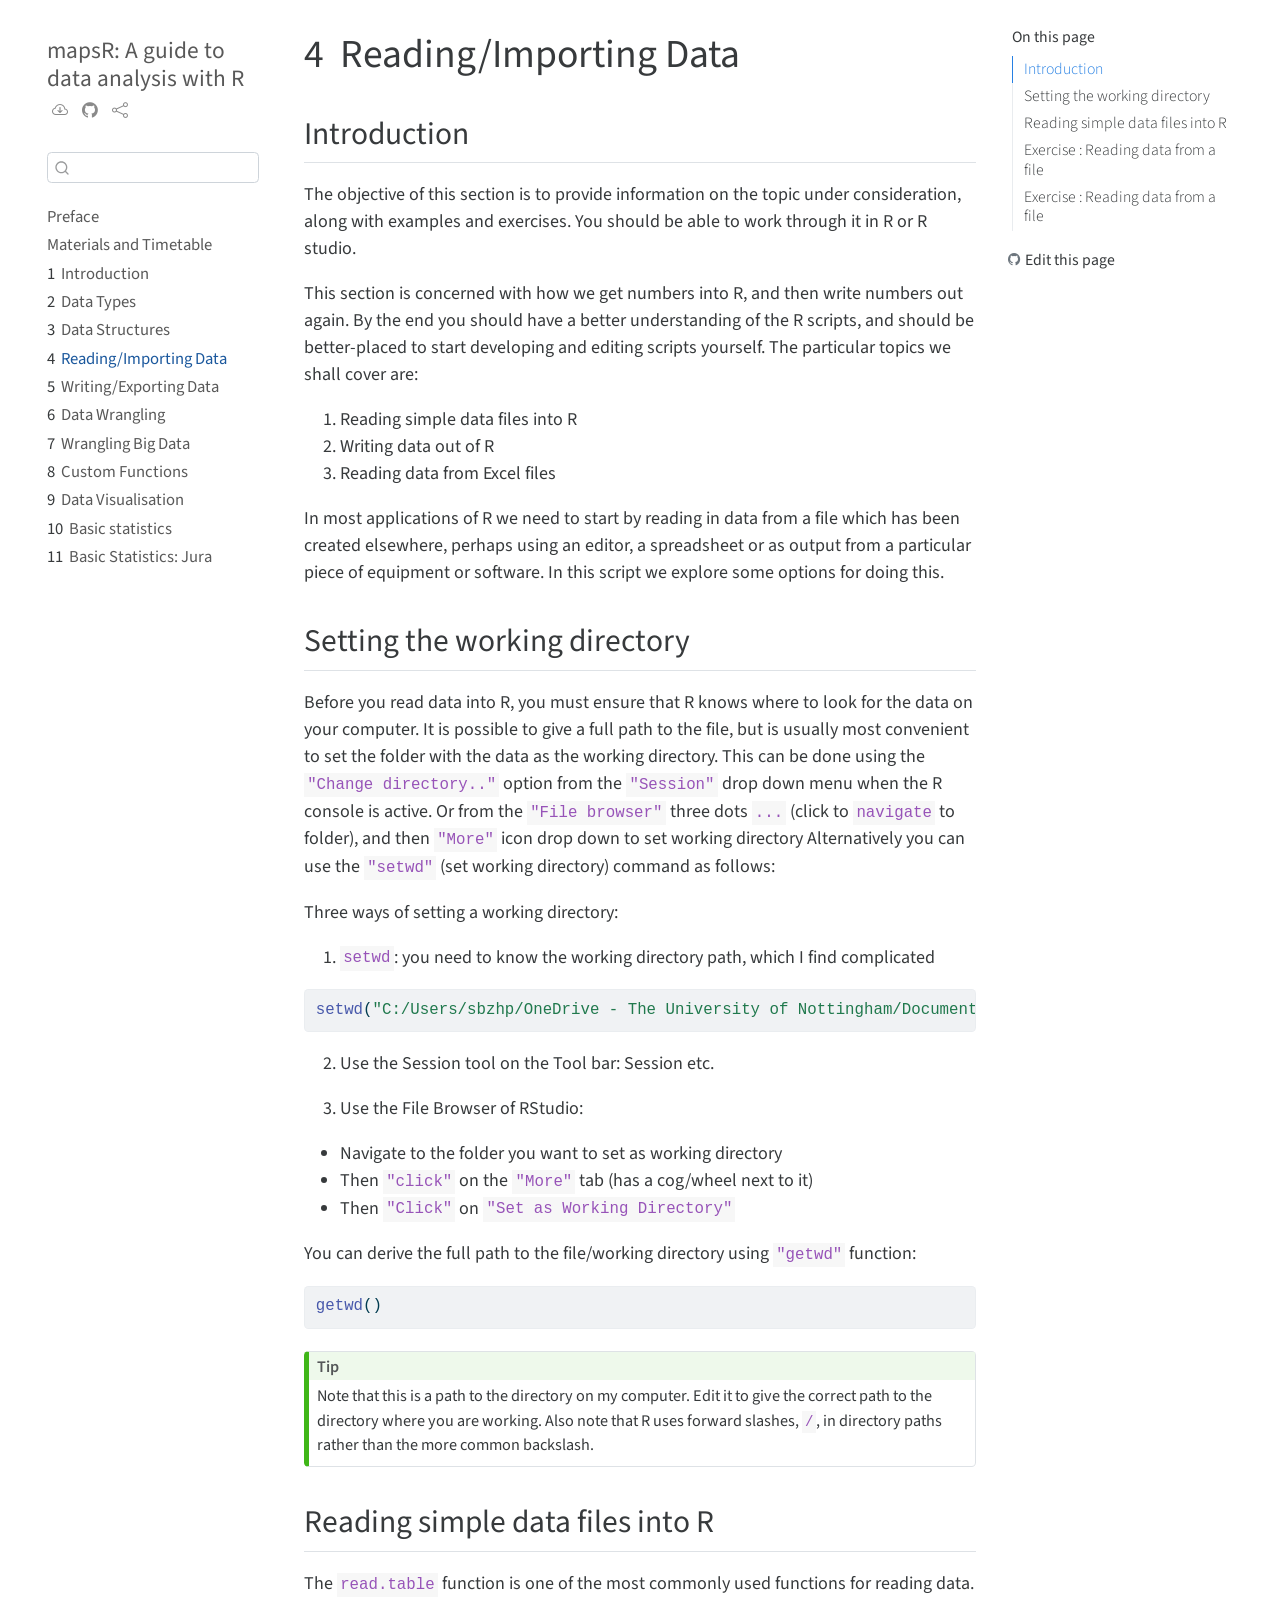
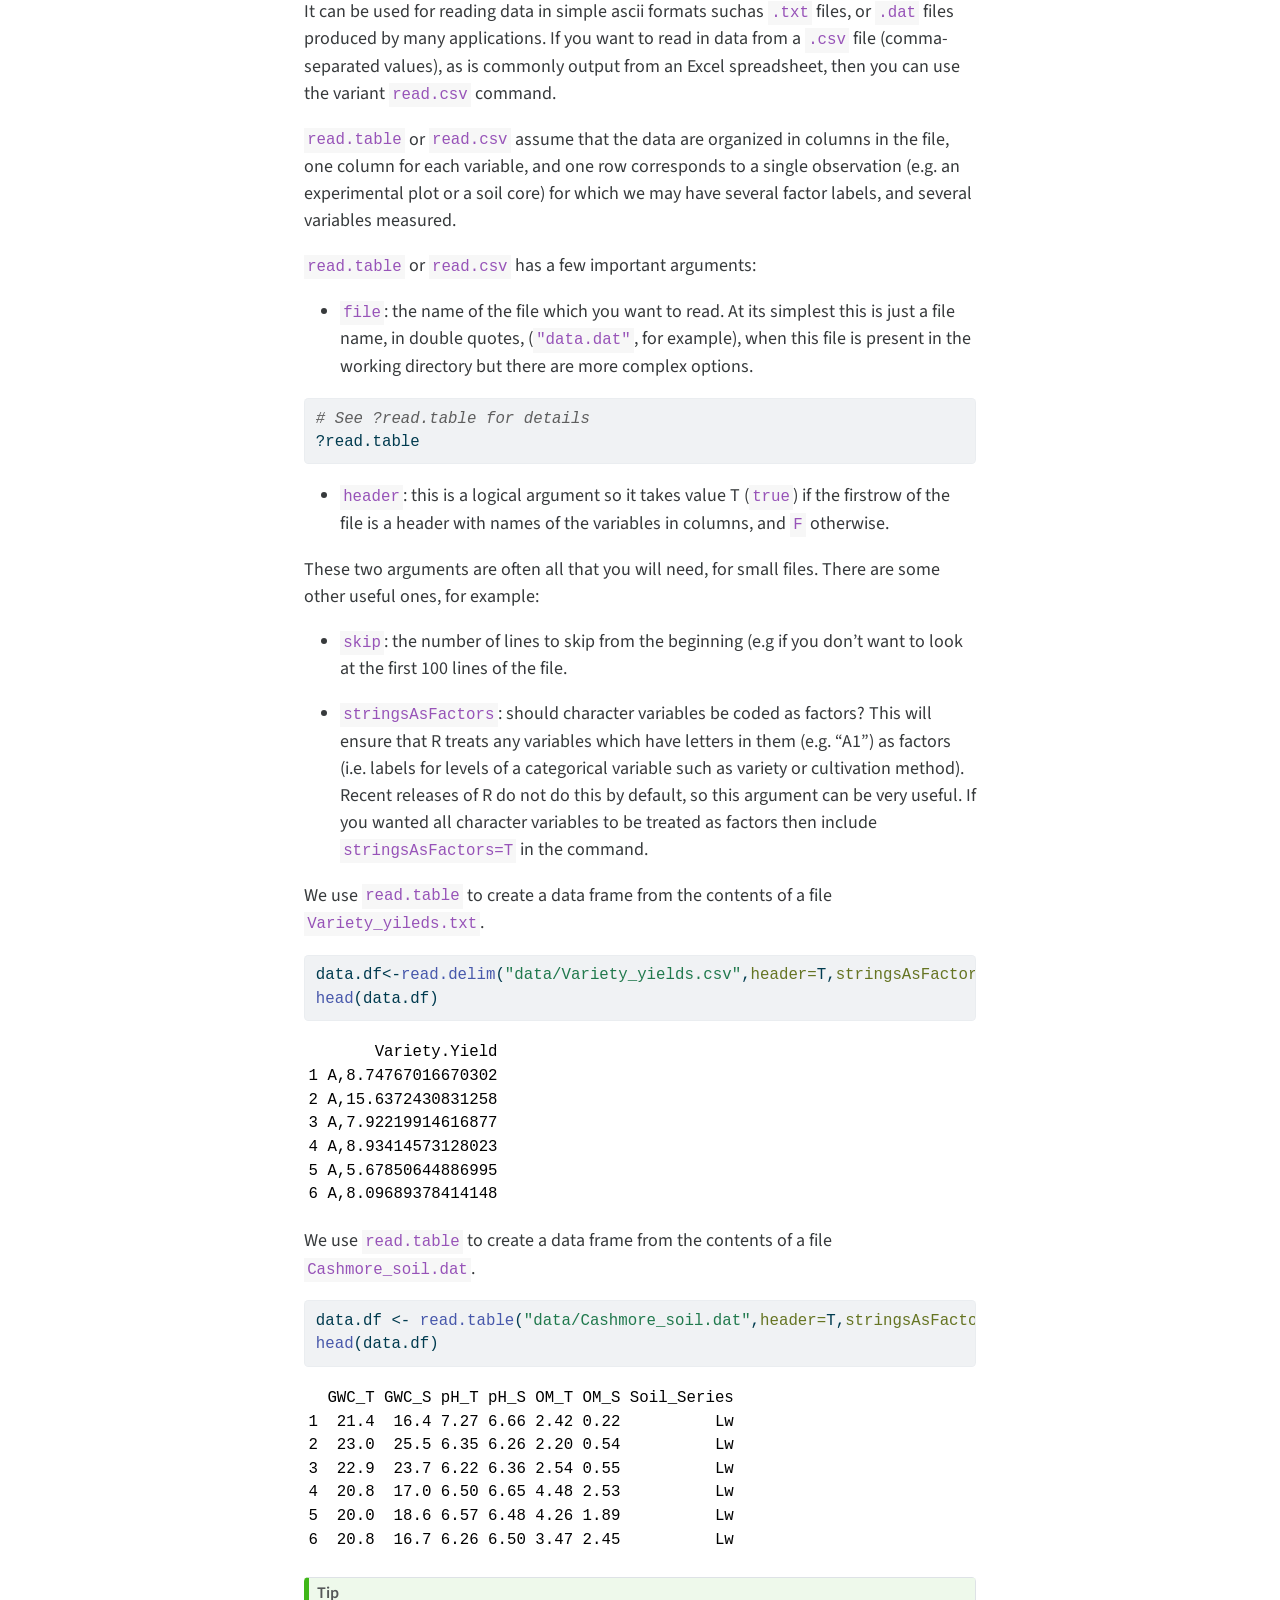
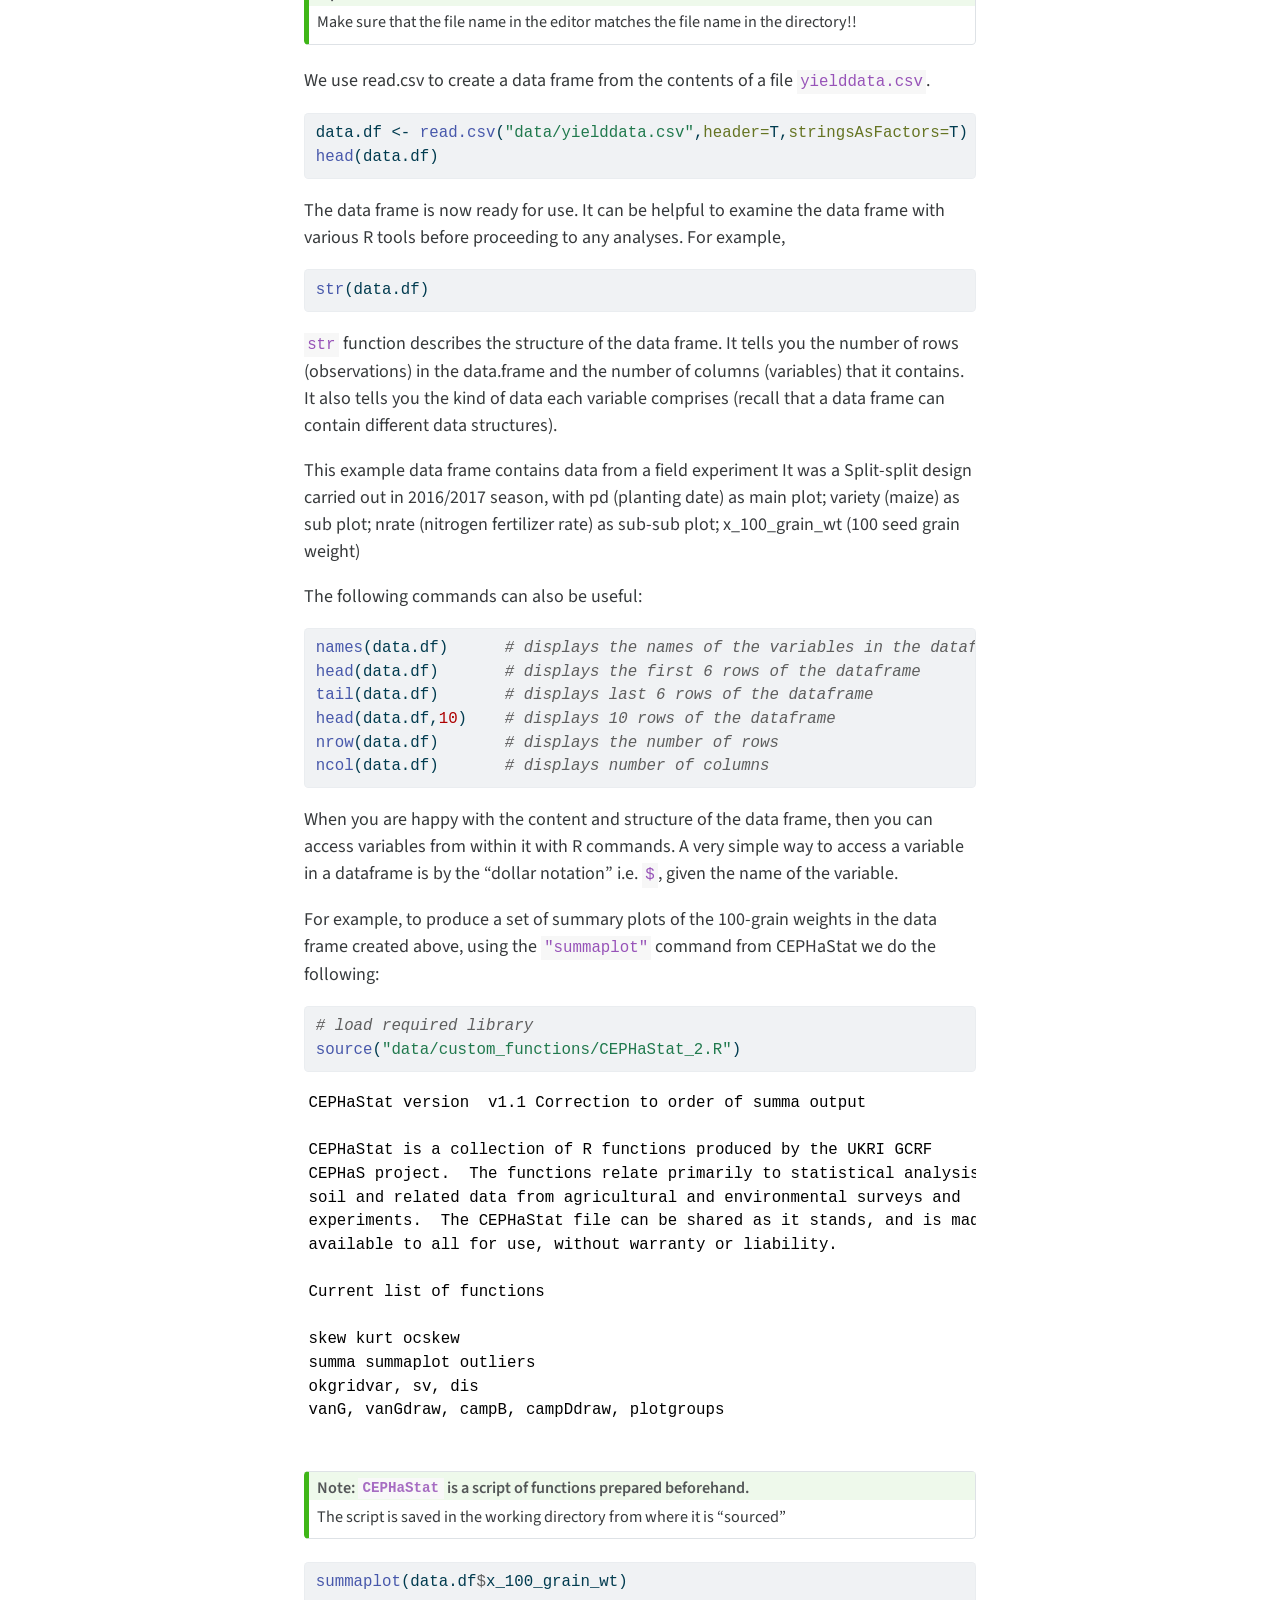
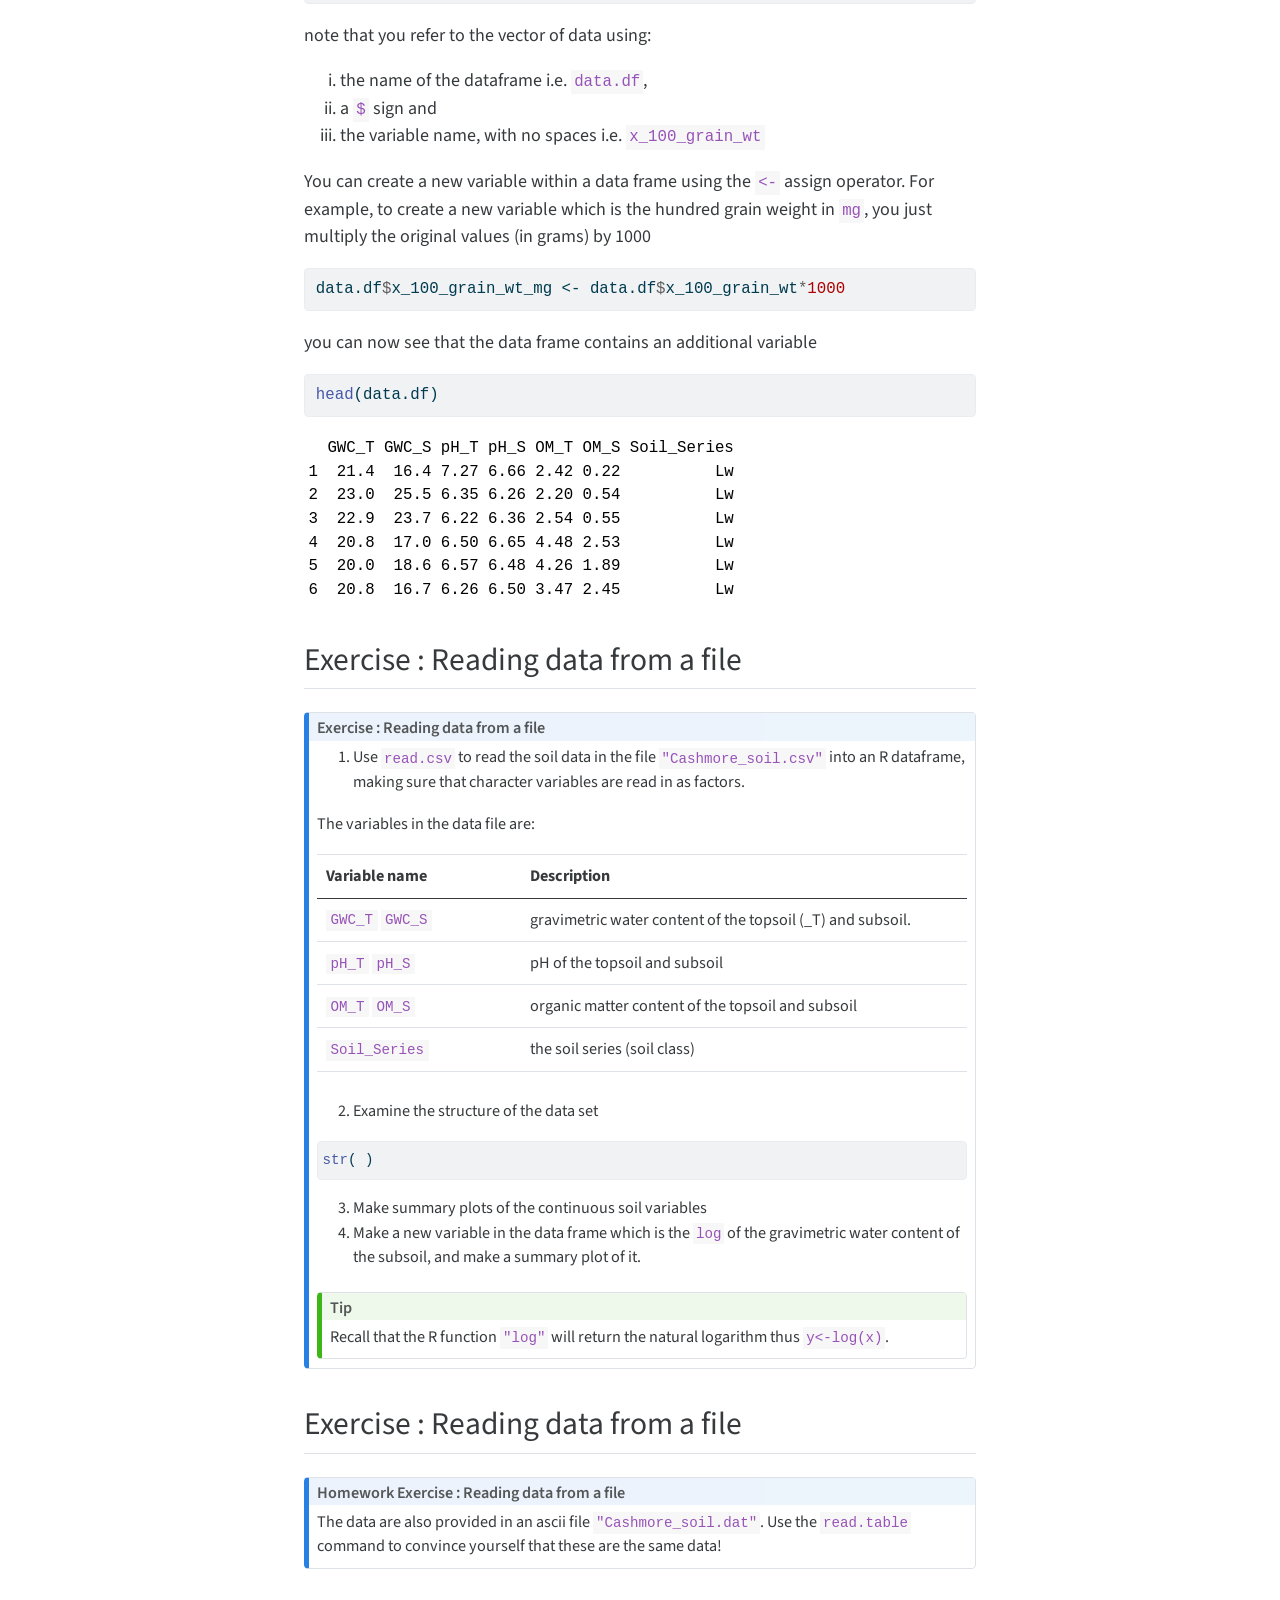
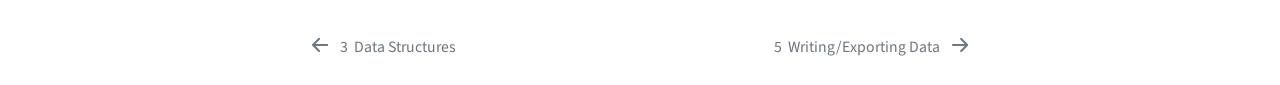
<file: docs/reading_data.html>
<!DOCTYPE html>
<html xmlns="http://www.w3.org/1999/xhtml" lang="en" xml:lang="en"><head>

<meta charset="utf-8">
<meta name="generator" content="quarto-1.2.313">

<meta name="viewport" content="width=device-width, initial-scale=1.0, user-scalable=yes">


<title>mapsR: A guide to data analysis with R - 4&nbsp; Reading/Importing Data</title>
<style>
code{white-space: pre-wrap;}
span.smallcaps{font-variant: small-caps;}
div.columns{display: flex; gap: min(4vw, 1.5em);}
div.column{flex: auto; overflow-x: auto;}
div.hanging-indent{margin-left: 1.5em; text-indent: -1.5em;}
ul.task-list{list-style: none;}
ul.task-list li input[type="checkbox"] {
  width: 0.8em;
  margin: 0 0.8em 0.2em -1.6em;
  vertical-align: middle;
}
pre > code.sourceCode { white-space: pre; position: relative; }
pre > code.sourceCode > span { display: inline-block; line-height: 1.25; }
pre > code.sourceCode > span:empty { height: 1.2em; }
.sourceCode { overflow: visible; }
code.sourceCode > span { color: inherit; text-decoration: inherit; }
div.sourceCode { margin: 1em 0; }
pre.sourceCode { margin: 0; }
@media screen {
div.sourceCode { overflow: auto; }
}
@media print {
pre > code.sourceCode { white-space: pre-wrap; }
pre > code.sourceCode > span { text-indent: -5em; padding-left: 5em; }
}
pre.numberSource code
  { counter-reset: source-line 0; }
pre.numberSource code > span
  { position: relative; left: -4em; counter-increment: source-line; }
pre.numberSource code > span > a:first-child::before
  { content: counter(source-line);
    position: relative; left: -1em; text-align: right; vertical-align: baseline;
    border: none; display: inline-block;
    -webkit-touch-callout: none; -webkit-user-select: none;
    -khtml-user-select: none; -moz-user-select: none;
    -ms-user-select: none; user-select: none;
    padding: 0 4px; width: 4em;
    color: #aaaaaa;
  }
pre.numberSource { margin-left: 3em; border-left: 1px solid #aaaaaa;  padding-left: 4px; }
div.sourceCode
  {   }
@media screen {
pre > code.sourceCode > span > a:first-child::before { text-decoration: underline; }
}
code span.al { color: #ff0000; font-weight: bold; } /* Alert */
code span.an { color: #60a0b0; font-weight: bold; font-style: italic; } /* Annotation */
code span.at { color: #7d9029; } /* Attribute */
code span.bn { color: #40a070; } /* BaseN */
code span.bu { color: #008000; } /* BuiltIn */
code span.cf { color: #007020; font-weight: bold; } /* ControlFlow */
code span.ch { color: #4070a0; } /* Char */
code span.cn { color: #880000; } /* Constant */
code span.co { color: #60a0b0; font-style: italic; } /* Comment */
code span.cv { color: #60a0b0; font-weight: bold; font-style: italic; } /* CommentVar */
code span.do { color: #ba2121; font-style: italic; } /* Documentation */
code span.dt { color: #902000; } /* DataType */
code span.dv { color: #40a070; } /* DecVal */
code span.er { color: #ff0000; font-weight: bold; } /* Error */
code span.ex { } /* Extension */
code span.fl { color: #40a070; } /* Float */
code span.fu { color: #06287e; } /* Function */
code span.im { color: #008000; font-weight: bold; } /* Import */
code span.in { color: #60a0b0; font-weight: bold; font-style: italic; } /* Information */
code span.kw { color: #007020; font-weight: bold; } /* Keyword */
code span.op { color: #666666; } /* Operator */
code span.ot { color: #007020; } /* Other */
code span.pp { color: #bc7a00; } /* Preprocessor */
code span.sc { color: #4070a0; } /* SpecialChar */
code span.ss { color: #bb6688; } /* SpecialString */
code span.st { color: #4070a0; } /* String */
code span.va { color: #19177c; } /* Variable */
code span.vs { color: #4070a0; } /* VerbatimString */
code span.wa { color: #60a0b0; font-weight: bold; font-style: italic; } /* Warning */
</style>


<script src="site_libs/quarto-nav/quarto-nav.js"></script>
<script src="site_libs/quarto-nav/headroom.min.js"></script>
<script src="site_libs/clipboard/clipboard.min.js"></script>
<script src="site_libs/quarto-search/autocomplete.umd.js"></script>
<script src="site_libs/quarto-search/fuse.min.js"></script>
<script src="site_libs/quarto-search/quarto-search.js"></script>
<meta name="quarto:offset" content="./">
<link href="./writing_data.html" rel="next">
<link href="./data_structures.html" rel="prev">
<script src="site_libs/quarto-html/quarto.js"></script>
<script src="site_libs/quarto-html/popper.min.js"></script>
<script src="site_libs/quarto-html/tippy.umd.min.js"></script>
<script src="site_libs/quarto-html/anchor.min.js"></script>
<link href="site_libs/quarto-html/tippy.css" rel="stylesheet">
<link href="site_libs/quarto-html/quarto-syntax-highlighting.css" rel="stylesheet" id="quarto-text-highlighting-styles">
<script src="site_libs/bootstrap/bootstrap.min.js"></script>
<link href="site_libs/bootstrap/bootstrap-icons.css" rel="stylesheet">
<link href="site_libs/bootstrap/bootstrap.min.css" rel="stylesheet" id="quarto-bootstrap" data-mode="light">
<script id="quarto-search-options" type="application/json">{
  "location": "sidebar",
  "copy-button": false,
  "collapse-after": 3,
  "panel-placement": "start",
  "type": "textbox",
  "limit": 20,
  "language": {
    "search-no-results-text": "No results",
    "search-matching-documents-text": "matching documents",
    "search-copy-link-title": "Copy link to search",
    "search-hide-matches-text": "Hide additional matches",
    "search-more-match-text": "more match in this document",
    "search-more-matches-text": "more matches in this document",
    "search-clear-button-title": "Clear",
    "search-detached-cancel-button-title": "Cancel",
    "search-submit-button-title": "Submit"
  }
}</script>


</head>

<body class="nav-sidebar floating">


<div id="quarto-search-results"></div>
  <header id="quarto-header" class="headroom fixed-top">
  <nav class="quarto-secondary-nav" data-bs-toggle="collapse" data-bs-target="#quarto-sidebar" aria-controls="quarto-sidebar" aria-expanded="false" aria-label="Toggle sidebar navigation" onclick="if (window.quartoToggleHeadroom) { window.quartoToggleHeadroom(); }">
    <div class="container-fluid d-flex justify-content-between">
      <h1 class="quarto-secondary-nav-title"><span class="chapter-number">4</span>&nbsp; <span class="chapter-title">Reading/Importing Data</span></h1>
      <button type="button" class="quarto-btn-toggle btn" aria-label="Show secondary navigation">
        <i class="bi bi-chevron-right"></i>
      </button>
    </div>
  </nav>
</header>
<!-- content -->
<div id="quarto-content" class="quarto-container page-columns page-rows-contents page-layout-article">
<!-- sidebar -->
  <nav id="quarto-sidebar" class="sidebar collapse sidebar-navigation floating overflow-auto">
    <div class="pt-lg-2 mt-2 text-left sidebar-header">
    <div class="sidebar-title mb-0 py-0">
      <a href="./">mapsR: A guide to data analysis with R</a> 
        <div class="sidebar-tools-main tools-wide">
    <a href="https://dzvoti.github.io/mapsR/mapsR-Training.zip" title="" class="sidebar-tool px-1"><i class="bi bi-cloud-arrow-down"></i></a>
    <a href="https://github.com/dzvoti/mapsR/" title="Source Code" class="sidebar-tool px-1"><i class="bi bi-github"></i></a>
    <a href="" title="Share" id="sidebar-tool-dropdown-0" class="sidebar-tool dropdown-toggle px-1" data-bs-toggle="dropdown" aria-expanded="false"><i class="bi bi-share"></i></a>
    <ul class="dropdown-menu" aria-labelledby="sidebar-tool-dropdown-0">
        <li>
          <a class="dropdown-item sidebar-tools-main-item" href="https://twitter.com/intent/tweet?url=|url|">
            <i class="bi bi-bi-twitter pe-1"></i>
          Twitter
          </a>
        </li>
        <li>
          <a class="dropdown-item sidebar-tools-main-item" href="https://www.facebook.com/sharer/sharer.php?u=|url|">
            <i class="bi bi-bi-facebook pe-1"></i>
          Facebook
          </a>
        </li>
    </ul>
</div>
    </div>
      </div>
      <div class="mt-2 flex-shrink-0 align-items-center">
        <div class="sidebar-search">
        <div id="quarto-search" class="" title="Search"></div>
        </div>
      </div>
    <div class="sidebar-menu-container"> 
    <ul class="list-unstyled mt-1">
        <li class="sidebar-item">
  <div class="sidebar-item-container"> 
  <a href="./index.html" class="sidebar-item-text sidebar-link">Preface</a>
  </div>
</li>
        <li class="sidebar-item">
  <div class="sidebar-item-container"> 
  <a href="./timetable.html" class="sidebar-item-text sidebar-link">Materials and Timetable</a>
  </div>
</li>
        <li class="sidebar-item">
  <div class="sidebar-item-container"> 
  <a href="./intro.html" class="sidebar-item-text sidebar-link"><span class="chapter-number">1</span>&nbsp; <span class="chapter-title">Introduction</span></a>
  </div>
</li>
        <li class="sidebar-item">
  <div class="sidebar-item-container"> 
  <a href="./data_types.html" class="sidebar-item-text sidebar-link"><span class="chapter-number">2</span>&nbsp; <span class="chapter-title">Data Types</span></a>
  </div>
</li>
        <li class="sidebar-item">
  <div class="sidebar-item-container"> 
  <a href="./data_structures.html" class="sidebar-item-text sidebar-link"><span class="chapter-number">3</span>&nbsp; <span class="chapter-title">Data Structures</span></a>
  </div>
</li>
        <li class="sidebar-item">
  <div class="sidebar-item-container"> 
  <a href="./reading_data.html" class="sidebar-item-text sidebar-link active"><span class="chapter-number">4</span>&nbsp; <span class="chapter-title">Reading/Importing Data</span></a>
  </div>
</li>
        <li class="sidebar-item">
  <div class="sidebar-item-container"> 
  <a href="./writing_data.html" class="sidebar-item-text sidebar-link"><span class="chapter-number">5</span>&nbsp; <span class="chapter-title">Writing/Exporting Data</span></a>
  </div>
</li>
        <li class="sidebar-item">
  <div class="sidebar-item-container"> 
  <a href="./data_wrangling.html" class="sidebar-item-text sidebar-link"><span class="chapter-number">6</span>&nbsp; <span class="chapter-title">Data Wrangling</span></a>
  </div>
</li>
        <li class="sidebar-item">
  <div class="sidebar-item-container"> 
  <a href="./big_data.html" class="sidebar-item-text sidebar-link"><span class="chapter-number">7</span>&nbsp; <span class="chapter-title">Wrangling Big Data</span></a>
  </div>
</li>
        <li class="sidebar-item">
  <div class="sidebar-item-container"> 
  <a href="./functions.html" class="sidebar-item-text sidebar-link"><span class="chapter-number">8</span>&nbsp; <span class="chapter-title">Custom Functions</span></a>
  </div>
</li>
        <li class="sidebar-item">
  <div class="sidebar-item-container"> 
  <a href="./data_visualisation.html" class="sidebar-item-text sidebar-link"><span class="chapter-number">9</span>&nbsp; <span class="chapter-title">Data Visualisation</span></a>
  </div>
</li>
        <li class="sidebar-item">
  <div class="sidebar-item-container"> 
  <a href="./basic_statistics.html" class="sidebar-item-text sidebar-link"><span class="chapter-number">10</span>&nbsp; <span class="chapter-title">Basic statistics</span></a>
  </div>
</li>
        <li class="sidebar-item">
  <div class="sidebar-item-container"> 
  <a href="./jura.html" class="sidebar-item-text sidebar-link"><span class="chapter-number">11</span>&nbsp; <span class="chapter-title">Basic Statistics: Jura</span></a>
  </div>
</li>
    </ul>
    </div>
</nav>
<!-- margin-sidebar -->
    <div id="quarto-margin-sidebar" class="sidebar margin-sidebar">
        <nav id="TOC" role="doc-toc" class="toc-active">
    <h2 id="toc-title">On this page</h2>
   
  <ul>
  <li><a href="#introduction" id="toc-introduction" class="nav-link active" data-scroll-target="#introduction">Introduction</a></li>
  <li><a href="#setting-the-working-directory" id="toc-setting-the-working-directory" class="nav-link" data-scroll-target="#setting-the-working-directory">Setting the working directory</a></li>
  <li><a href="#reading-simple-data-files-into-r" id="toc-reading-simple-data-files-into-r" class="nav-link" data-scroll-target="#reading-simple-data-files-into-r">Reading simple data files into R</a></li>
  <li><a href="#exercise-reading-data-from-a-file" id="toc-exercise-reading-data-from-a-file" class="nav-link" data-scroll-target="#exercise-reading-data-from-a-file">Exercise : Reading data from a file</a></li>
  <li><a href="#exercise-reading-data-from-a-file-2" id="toc-exercise-reading-data-from-a-file-2" class="nav-link" data-scroll-target="#exercise-reading-data-from-a-file-2">Exercise : Reading data from a file</a></li>
  </ul>
<div class="toc-actions"><div><i class="bi bi-github"></i></div><div class="action-links"><p><a href="https://github.com/dzvoti/mapsR/edit/main/reading_data.qmd" class="toc-action">Edit this page</a></p></div></div></nav>
    </div>
<!-- main -->
<main class="content" id="quarto-document-content">

<header id="title-block-header" class="quarto-title-block default">
<div class="quarto-title">
<h1 class="title d-none d-lg-block"><span class="chapter-number">4</span>&nbsp; <span class="chapter-title">Reading/Importing Data</span></h1>
</div>



<div class="quarto-title-meta">

    
  
    
  </div>
  

</header>

<section id="introduction" class="level2">
<h2 class="anchored" data-anchor-id="introduction">Introduction</h2>
<p>The objective of this section is to provide information on the topic under consideration, along with examples and exercises. You should be able to work through it in R or R studio.</p>
<p>This section is concerned with how we get numbers into R, and then write numbers out again. By the end you should have a better understanding of the R scripts, and should be better-placed to start developing and editing scripts yourself. The particular topics we shall cover are:</p>
<ol type="1">
<li>Reading simple data files into R</li>
<li>Writing data out of R</li>
<li>Reading data from Excel files</li>
</ol>
<p>In most applications of R we need to start by reading in data from a file which has been created elsewhere, perhaps using an editor, a spreadsheet or as output from a particular piece of equipment or software. In this script we explore some options for doing this.</p>
</section>
<section id="setting-the-working-directory" class="level2">
<h2 class="anchored" data-anchor-id="setting-the-working-directory">Setting the working directory</h2>
<p>Before you read data into R, you must ensure that R knows where to look for the data on your computer. It is possible to give a full path to the file, but is usually most convenient to set the folder with the data as the working directory. This can be done using the <code>"Change directory.."</code> option from the <code>"Session"</code> drop down menu when the R console is active. Or from the <code>"File browser"</code> three dots <code>...</code> (click to <code>navigate</code> to folder), and then <code>"More"</code> icon drop down to set working directory Alternatively you can use the <code>"setwd"</code> (set working directory) command as follows:</p>
<p>Three ways of setting a working directory:</p>
<ol type="1">
<li><code>setwd</code>: you need to know the working directory path, which I find complicated</li>
</ol>
<div class="cell">
<div class="sourceCode cell-code" id="cb1"><pre class="sourceCode r code-with-copy"><code class="sourceCode r"><span id="cb1-1"><a href="#cb1-1" aria-hidden="true" tabindex="-1"></a><span class="fu">setwd</span>(<span class="st">"C:/Users/sbzhp/OneDrive - The University of Nottingham/Documents/Basic R and Summary Statistics/Intro_to_R/Tanz_Training"</span>)</span></code><button title="Copy to Clipboard" class="code-copy-button"><i class="bi"></i></button></pre></div>
</div>
<ol start="2" type="1">
<li><p>Use the Session tool on the Tool bar: Session etc.</p></li>
<li><p>Use the File Browser of RStudio:</p></li>
</ol>
<ul>
<li>Navigate to the folder you want to set as working directory</li>
<li>Then <code>"click"</code> on the <code>"More"</code> tab (has a cog/wheel next to it)</li>
<li>Then <code>"Click"</code> on <code>"Set as Working Directory"</code></li>
</ul>
<p>You can derive the full path to the file/working directory using <code>"getwd"</code> function:</p>
<div class="cell">
<div class="sourceCode cell-code" id="cb2"><pre class="sourceCode r code-with-copy"><code class="sourceCode r"><span id="cb2-1"><a href="#cb2-1" aria-hidden="true" tabindex="-1"></a><span class="fu">getwd</span>()</span></code><button title="Copy to Clipboard" class="code-copy-button"><i class="bi"></i></button></pre></div>
</div>
<div class="callout-tip callout callout-style-default no-icon callout-captioned">
<div class="callout-header d-flex align-content-center">
<div class="callout-icon-container">
<i class="callout-icon no-icon"></i>
</div>
<div class="callout-caption-container flex-fill">
Tip
</div>
</div>
<div class="callout-body-container callout-body">
<p>Note that this is a path to the directory on my computer. Edit it to give the correct path to the directory where you are working. Also note that R uses forward slashes, <code>/</code>, in directory paths rather than the more common backslash.</p>
</div>
</div>
</section>
<section id="reading-simple-data-files-into-r" class="level2">
<h2 class="anchored" data-anchor-id="reading-simple-data-files-into-r">Reading simple data files into R</h2>
<p>The <code>read.table</code> function is one of the most commonly used functions for reading data. It can be used for reading data in simple ascii formats suchas <code>.txt</code> files, or <code>.dat</code> files produced by many applications. If you want to read in data from a <code>.csv</code> file (comma-separated values), as is commonly output from an Excel spreadsheet, then you can use the variant <code>read.csv</code> command.</p>
<p><code>read.table</code> or <code>read.csv</code> assume that the data are organized in columns in the file, one column for each variable, and one row corresponds to a single observation (e.g.&nbsp;an experimental plot or a soil core) for which we may have several factor labels, and several variables measured.</p>
<p><code>read.table</code> or <code>read.csv</code> has a few important arguments:</p>
<ul>
<li><code>file</code>: the name of the file which you want to read. At its simplest this is just a file name, in double quotes, (<code>"data.dat"</code>, for example), when this file is present in the working directory but there are more complex options.</li>
</ul>
<div class="cell">
<div class="sourceCode cell-code" id="cb3"><pre class="sourceCode r code-with-copy"><code class="sourceCode r"><span id="cb3-1"><a href="#cb3-1" aria-hidden="true" tabindex="-1"></a><span class="co"># See ?read.table for details</span></span>
<span id="cb3-2"><a href="#cb3-2" aria-hidden="true" tabindex="-1"></a>?read.table</span></code><button title="Copy to Clipboard" class="code-copy-button"><i class="bi"></i></button></pre></div>
</div>
<ul>
<li><code>header</code>: this is a logical argument so it takes value T (<code>true</code>) if the firstrow of the file is a header with names of the variables in columns, and <code>F</code> otherwise.</li>
</ul>
<p>These two arguments are often all that you will need, for small files. There are some other useful ones, for example:</p>
<ul>
<li><p><code>skip</code>: the number of lines to skip from the beginning (e.g if you don’t want to look at the first 100 lines of the file.</p></li>
<li><p><code>stringsAsFactors</code>: should character variables be coded as factors? This will ensure that R treats any variables which have letters in them (e.g.&nbsp;“A1”) as factors (i.e.&nbsp;labels for levels of a categorical variable such as variety or cultivation method). Recent releases of R do not do this by default, so this argument can be very useful. If you wanted all character variables to be treated as factors then include <code>stringsAsFactors=T</code> in the command.</p></li>
</ul>
<p>We use <code>read.table</code> to create a data frame from the contents of a file <code>Variety_yileds.txt</code>.</p>
<div class="cell">
<div class="sourceCode cell-code" id="cb4"><pre class="sourceCode r code-with-copy"><code class="sourceCode r"><span id="cb4-1"><a href="#cb4-1" aria-hidden="true" tabindex="-1"></a>data.df<span class="ot">&lt;-</span><span class="fu">read.delim</span>(<span class="st">"data/Variety_yields.csv"</span>,<span class="at">header=</span>T,<span class="at">stringsAsFactors=</span>T)</span>
<span id="cb4-2"><a href="#cb4-2" aria-hidden="true" tabindex="-1"></a><span class="fu">head</span>(data.df)</span></code><button title="Copy to Clipboard" class="code-copy-button"><i class="bi"></i></button></pre></div>
<div class="cell-output cell-output-stdout">
<pre><code>       Variety.Yield
1 A,8.74767016670302
2 A,15.6372430831258
3 A,7.92219914616877
4 A,8.93414573128023
5 A,5.67850644886995
6 A,8.09689378414148</code></pre>
</div>
</div>
<p>We use <code>read.table</code> to create a data frame from the contents of a file <code>Cashmore_soil.dat</code>.</p>
<div class="cell">
<div class="sourceCode cell-code" id="cb6"><pre class="sourceCode r code-with-copy"><code class="sourceCode r"><span id="cb6-1"><a href="#cb6-1" aria-hidden="true" tabindex="-1"></a>data.df <span class="ot">&lt;-</span> <span class="fu">read.table</span>(<span class="st">"data/Cashmore_soil.dat"</span>,<span class="at">header=</span>T,<span class="at">stringsAsFactors=</span>T)</span>
<span id="cb6-2"><a href="#cb6-2" aria-hidden="true" tabindex="-1"></a><span class="fu">head</span>(data.df)</span></code><button title="Copy to Clipboard" class="code-copy-button"><i class="bi"></i></button></pre></div>
<div class="cell-output cell-output-stdout">
<pre><code>  GWC_T GWC_S pH_T pH_S OM_T OM_S Soil_Series
1  21.4  16.4 7.27 6.66 2.42 0.22          Lw
2  23.0  25.5 6.35 6.26 2.20 0.54          Lw
3  22.9  23.7 6.22 6.36 2.54 0.55          Lw
4  20.8  17.0 6.50 6.65 4.48 2.53          Lw
5  20.0  18.6 6.57 6.48 4.26 1.89          Lw
6  20.8  16.7 6.26 6.50 3.47 2.45          Lw</code></pre>
</div>
</div>
<div class="callout-tip callout callout-style-default no-icon callout-captioned">
<div class="callout-header d-flex align-content-center">
<div class="callout-icon-container">
<i class="callout-icon no-icon"></i>
</div>
<div class="callout-caption-container flex-fill">
Tip
</div>
</div>
<div class="callout-body-container callout-body">
<p>Make sure that the file name in the editor matches the file name in the directory!!</p>
</div>
</div>
<p>We use read.csv to create a data frame from the contents of a file <code>yielddata.csv</code>.</p>
<div class="cell">
<div class="sourceCode cell-code" id="cb8"><pre class="sourceCode r code-with-copy"><code class="sourceCode r"><span id="cb8-1"><a href="#cb8-1" aria-hidden="true" tabindex="-1"></a>data.df <span class="ot">&lt;-</span> <span class="fu">read.csv</span>(<span class="st">"data/yielddata.csv"</span>,<span class="at">header=</span>T,<span class="at">stringsAsFactors=</span>T)</span>
<span id="cb8-2"><a href="#cb8-2" aria-hidden="true" tabindex="-1"></a><span class="fu">head</span>(data.df)</span></code><button title="Copy to Clipboard" class="code-copy-button"><i class="bi"></i></button></pre></div>
</div>
<p>The data frame is now ready for use. It can be helpful to examine the data frame with various R tools before proceeding to any analyses. For example,</p>
<div class="cell">
<div class="sourceCode cell-code" id="cb9"><pre class="sourceCode r code-with-copy"><code class="sourceCode r"><span id="cb9-1"><a href="#cb9-1" aria-hidden="true" tabindex="-1"></a><span class="fu">str</span>(data.df) </span></code><button title="Copy to Clipboard" class="code-copy-button"><i class="bi"></i></button></pre></div>
</div>
<p><code>str</code> function describes the structure of the data frame. It tells you the number of rows (observations) in the data.frame and the number of columns (variables) that it contains. It also tells you the kind of data each variable comprises (recall that a data frame can contain different data structures).</p>
<p>This example data frame contains data from a field experiment It was a Split-split design carried out in 2016/2017 season, with pd (planting date) as main plot; variety (maize) as sub plot; nrate (nitrogen fertilizer rate) as sub-sub plot; x_100_grain_wt (100 seed grain weight)</p>
<p>The following commands can also be useful:</p>
<div class="cell">
<div class="sourceCode cell-code" id="cb10"><pre class="sourceCode r code-with-copy"><code class="sourceCode r"><span id="cb10-1"><a href="#cb10-1" aria-hidden="true" tabindex="-1"></a><span class="fu">names</span>(data.df)      <span class="co"># displays the names of the variables in the dataframe</span></span>
<span id="cb10-2"><a href="#cb10-2" aria-hidden="true" tabindex="-1"></a><span class="fu">head</span>(data.df)       <span class="co"># displays the first 6 rows of the dataframe</span></span>
<span id="cb10-3"><a href="#cb10-3" aria-hidden="true" tabindex="-1"></a><span class="fu">tail</span>(data.df)       <span class="co"># displays last 6 rows of the dataframe</span></span>
<span id="cb10-4"><a href="#cb10-4" aria-hidden="true" tabindex="-1"></a><span class="fu">head</span>(data.df,<span class="dv">10</span>)    <span class="co"># displays 10 rows of the dataframe</span></span>
<span id="cb10-5"><a href="#cb10-5" aria-hidden="true" tabindex="-1"></a><span class="fu">nrow</span>(data.df)       <span class="co"># displays the number of rows</span></span>
<span id="cb10-6"><a href="#cb10-6" aria-hidden="true" tabindex="-1"></a><span class="fu">ncol</span>(data.df)       <span class="co"># displays number of columns</span></span></code><button title="Copy to Clipboard" class="code-copy-button"><i class="bi"></i></button></pre></div>
</div>
<p>When you are happy with the content and structure of the data frame, then you can access variables from within it with R commands. A very simple way to access a variable in a dataframe is by the “dollar notation” i.e.&nbsp;<code>$</code>, given the name of the variable.</p>
<p>For example, to produce a set of summary plots of the 100-grain weights in the data frame created above, using the <code>"summaplot"</code> command from CEPHaStat we do the following:</p>
<div class="cell">
<div class="sourceCode cell-code" id="cb11"><pre class="sourceCode r code-with-copy"><code class="sourceCode r"><span id="cb11-1"><a href="#cb11-1" aria-hidden="true" tabindex="-1"></a><span class="co"># load required library</span></span>
<span id="cb11-2"><a href="#cb11-2" aria-hidden="true" tabindex="-1"></a><span class="fu">source</span>(<span class="st">"data/custom_functions/CEPHaStat_2.R"</span>)</span></code><button title="Copy to Clipboard" class="code-copy-button"><i class="bi"></i></button></pre></div>
<div class="cell-output cell-output-stdout">
<pre><code>CEPHaStat version  v1.1 Correction to order of summa output

CEPHaStat is a collection of R functions produced by the UKRI GCRF
CEPHaS project.  The functions relate primarily to statistical analysis of
soil and related data from agricultural and environmental surveys and 
experiments.  The CEPHaStat file can be shared as it stands, and is made 
available to all for use, without warranty or liability.

Current list of functions

skew kurt ocskew
summa summaplot outliers
okgridvar, sv, dis
vanG, vanGdraw, campB, campDdraw, plotgroups
 </code></pre>
</div>
</div>
<div class="callout-tip callout callout-style-default no-icon callout-captioned">
<div class="callout-header d-flex align-content-center">
<div class="callout-icon-container">
<i class="callout-icon no-icon"></i>
</div>
<div class="callout-caption-container flex-fill">
Note: <code>CEPHaStat</code> is a script of functions prepared beforehand.
</div>
</div>
<div class="callout-body-container callout-body">
<p>The script is saved in the working directory from where it is “sourced”</p>
</div>
</div>
<div class="cell">
<div class="sourceCode cell-code" id="cb13"><pre class="sourceCode r code-with-copy"><code class="sourceCode r"><span id="cb13-1"><a href="#cb13-1" aria-hidden="true" tabindex="-1"></a><span class="fu">summaplot</span>(data.df<span class="sc">$</span>x_100_grain_wt)</span></code><button title="Copy to Clipboard" class="code-copy-button"><i class="bi"></i></button></pre></div>
</div>
<p>note that you refer to the vector of data using:</p>
<ol type="i">
<li>the name of the dataframe i.e.&nbsp;<code>data.df</code>,</li>
<li>a <code>$</code> sign and</li>
<li>the variable name, with no spaces i.e.&nbsp;<code>x_100_grain_wt</code></li>
</ol>
<p>You can create a new variable within a data frame using the <code>&lt;-</code> assign operator. For example, to create a new variable which is the hundred grain weight in <code>mg</code>, you just multiply the original values (in grams) by 1000</p>
<div class="cell">
<div class="sourceCode cell-code" id="cb14"><pre class="sourceCode r code-with-copy"><code class="sourceCode r"><span id="cb14-1"><a href="#cb14-1" aria-hidden="true" tabindex="-1"></a>data.df<span class="sc">$</span>x_100_grain_wt_mg <span class="ot">&lt;-</span> data.df<span class="sc">$</span>x_100_grain_wt<span class="sc">*</span><span class="dv">1000</span></span></code><button title="Copy to Clipboard" class="code-copy-button"><i class="bi"></i></button></pre></div>
</div>
<p>you can now see that the data frame contains an additional variable</p>
<div class="cell">
<div class="sourceCode cell-code" id="cb15"><pre class="sourceCode r code-with-copy"><code class="sourceCode r"><span id="cb15-1"><a href="#cb15-1" aria-hidden="true" tabindex="-1"></a><span class="fu">head</span>(data.df)</span></code><button title="Copy to Clipboard" class="code-copy-button"><i class="bi"></i></button></pre></div>
<div class="cell-output cell-output-stdout">
<pre><code>  GWC_T GWC_S pH_T pH_S OM_T OM_S Soil_Series
1  21.4  16.4 7.27 6.66 2.42 0.22          Lw
2  23.0  25.5 6.35 6.26 2.20 0.54          Lw
3  22.9  23.7 6.22 6.36 2.54 0.55          Lw
4  20.8  17.0 6.50 6.65 4.48 2.53          Lw
5  20.0  18.6 6.57 6.48 4.26 1.89          Lw
6  20.8  16.7 6.26 6.50 3.47 2.45          Lw</code></pre>
</div>
</div>
</section>
<section id="exercise-reading-data-from-a-file" class="level2">
<h2 class="anchored" data-anchor-id="exercise-reading-data-from-a-file">Exercise : Reading data from a file</h2>
<div class="callout-note callout callout-style-default no-icon callout-captioned">
<div class="callout-header d-flex align-content-center">
<div class="callout-icon-container">
<i class="callout-icon no-icon"></i>
</div>
<div class="callout-caption-container flex-fill">
Exercise : Reading data from a file
</div>
</div>
<div class="callout-body-container callout-body">
<ol type="1">
<li>Use <code>read.csv</code> to read the soil data in the file <code>"Cashmore_soil.csv"</code> into an R dataframe, making sure that character variables are read in as factors.</li>
</ol>
<p>The variables in the data file are:</p>
<table class="table">
<colgroup>
<col style="width: 31%">
<col style="width: 68%">
</colgroup>
<thead>
<tr class="header">
<th>Variable name</th>
<th>Description</th>
</tr>
</thead>
<tbody>
<tr class="odd">
<td><code>GWC_T</code> <code>GWC_S</code></td>
<td>gravimetric water content of the topsoil (_T) and subsoil.</td>
</tr>
<tr class="even">
<td><code>pH_T</code> <code>pH_S</code></td>
<td>pH of the topsoil and subsoil</td>
</tr>
<tr class="odd">
<td><code>OM_T</code> <code>OM_S</code></td>
<td>organic matter content of the topsoil and subsoil</td>
</tr>
<tr class="even">
<td><code>Soil_Series</code></td>
<td>the soil series (soil class)</td>
</tr>
</tbody>
</table>
<ol start="2" type="1">
<li>Examine the structure of the data set</li>
</ol>
<div class="cell">
<div class="sourceCode cell-code" id="cb17"><pre class="sourceCode r code-with-copy"><code class="sourceCode r"><span id="cb17-1"><a href="#cb17-1" aria-hidden="true" tabindex="-1"></a><span class="fu">str</span>( )</span></code><button title="Copy to Clipboard" class="code-copy-button"><i class="bi"></i></button></pre></div>
</div>
<ol start="3" type="1">
<li>Make summary plots of the continuous soil variables</li>
<li>Make a new variable in the data frame which is the <code>log</code> of the gravimetric water content of the subsoil, and make a summary plot of it.</li>
</ol>
<div class="callout-tip callout callout-style-default no-icon callout-captioned">
<div class="callout-header d-flex align-content-center">
<div class="callout-icon-container">
<i class="callout-icon no-icon"></i>
</div>
<div class="callout-caption-container flex-fill">
Tip
</div>
</div>
<div class="callout-body-container callout-body">
<p>Recall that the R function <code>"log"</code> will return the natural logarithm thus <code>y&lt;-log(x)</code>.</p>
</div>
</div>
</div>
</div>
</section>
<section id="exercise-reading-data-from-a-file-2" class="level2">
<h2 class="anchored" data-anchor-id="exercise-reading-data-from-a-file-2">Exercise : Reading data from a file</h2>
<div class="callout-note callout callout-style-default no-icon callout-captioned">
<div class="callout-header d-flex align-content-center">
<div class="callout-icon-container">
<i class="callout-icon no-icon"></i>
</div>
<div class="callout-caption-container flex-fill">
Homework Exercise : Reading data from a file
</div>
</div>
<div class="callout-body-container callout-body">
<p>The data are also provided in an ascii file <code>"Cashmore_soil.dat"</code>. Use the <code>read.table</code> command to convince yourself that these are the same data!</p>
</div>
</div>


</section>

</main> <!-- /main -->
<script id="quarto-html-after-body" type="application/javascript">
window.document.addEventListener("DOMContentLoaded", function (event) {
  const toggleBodyColorMode = (bsSheetEl) => {
    const mode = bsSheetEl.getAttribute("data-mode");
    const bodyEl = window.document.querySelector("body");
    if (mode === "dark") {
      bodyEl.classList.add("quarto-dark");
      bodyEl.classList.remove("quarto-light");
    } else {
      bodyEl.classList.add("quarto-light");
      bodyEl.classList.remove("quarto-dark");
    }
  }
  const toggleBodyColorPrimary = () => {
    const bsSheetEl = window.document.querySelector("link#quarto-bootstrap");
    if (bsSheetEl) {
      toggleBodyColorMode(bsSheetEl);
    }
  }
  toggleBodyColorPrimary();  
  const icon = "";
  const anchorJS = new window.AnchorJS();
  anchorJS.options = {
    placement: 'right',
    icon: icon
  };
  anchorJS.add('.anchored');
  const clipboard = new window.ClipboardJS('.code-copy-button', {
    target: function(trigger) {
      return trigger.previousElementSibling;
    }
  });
  clipboard.on('success', function(e) {
    // button target
    const button = e.trigger;
    // don't keep focus
    button.blur();
    // flash "checked"
    button.classList.add('code-copy-button-checked');
    var currentTitle = button.getAttribute("title");
    button.setAttribute("title", "Copied!");
    let tooltip;
    if (window.bootstrap) {
      button.setAttribute("data-bs-toggle", "tooltip");
      button.setAttribute("data-bs-placement", "left");
      button.setAttribute("data-bs-title", "Copied!");
      tooltip = new bootstrap.Tooltip(button, 
        { trigger: "manual", 
          customClass: "code-copy-button-tooltip",
          offset: [0, -8]});
      tooltip.show();    
    }
    setTimeout(function() {
      if (tooltip) {
        tooltip.hide();
        button.removeAttribute("data-bs-title");
        button.removeAttribute("data-bs-toggle");
        button.removeAttribute("data-bs-placement");
      }
      button.setAttribute("title", currentTitle);
      button.classList.remove('code-copy-button-checked');
    }, 1000);
    // clear code selection
    e.clearSelection();
  });
  function tippyHover(el, contentFn) {
    const config = {
      allowHTML: true,
      content: contentFn,
      maxWidth: 500,
      delay: 100,
      arrow: false,
      appendTo: function(el) {
          return el.parentElement;
      },
      interactive: true,
      interactiveBorder: 10,
      theme: 'quarto',
      placement: 'bottom-start'
    };
    window.tippy(el, config); 
  }
  const noterefs = window.document.querySelectorAll('a[role="doc-noteref"]');
  for (var i=0; i<noterefs.length; i++) {
    const ref = noterefs[i];
    tippyHover(ref, function() {
      // use id or data attribute instead here
      let href = ref.getAttribute('data-footnote-href') || ref.getAttribute('href');
      try { href = new URL(href).hash; } catch {}
      const id = href.replace(/^#\/?/, "");
      const note = window.document.getElementById(id);
      return note.innerHTML;
    });
  }
  const findCites = (el) => {
    const parentEl = el.parentElement;
    if (parentEl) {
      const cites = parentEl.dataset.cites;
      if (cites) {
        return {
          el,
          cites: cites.split(' ')
        };
      } else {
        return findCites(el.parentElement)
      }
    } else {
      return undefined;
    }
  };
  var bibliorefs = window.document.querySelectorAll('a[role="doc-biblioref"]');
  for (var i=0; i<bibliorefs.length; i++) {
    const ref = bibliorefs[i];
    const citeInfo = findCites(ref);
    if (citeInfo) {
      tippyHover(citeInfo.el, function() {
        var popup = window.document.createElement('div');
        citeInfo.cites.forEach(function(cite) {
          var citeDiv = window.document.createElement('div');
          citeDiv.classList.add('hanging-indent');
          citeDiv.classList.add('csl-entry');
          var biblioDiv = window.document.getElementById('ref-' + cite);
          if (biblioDiv) {
            citeDiv.innerHTML = biblioDiv.innerHTML;
          }
          popup.appendChild(citeDiv);
        });
        return popup.innerHTML;
      });
    }
  }
});
</script>
<nav class="page-navigation">
  <div class="nav-page nav-page-previous">
      <a href="./data_structures.html" class="pagination-link">
        <i class="bi bi-arrow-left-short"></i> <span class="nav-page-text"><span class="chapter-number">3</span>&nbsp; <span class="chapter-title">Data Structures</span></span>
      </a>          
  </div>
  <div class="nav-page nav-page-next">
      <a href="./writing_data.html" class="pagination-link">
        <span class="nav-page-text"><span class="chapter-number">5</span>&nbsp; <span class="chapter-title">Writing/Exporting Data</span></span> <i class="bi bi-arrow-right-short"></i>
      </a>
  </div>
</nav>
</div> <!-- /content -->



</body></html>
</file>
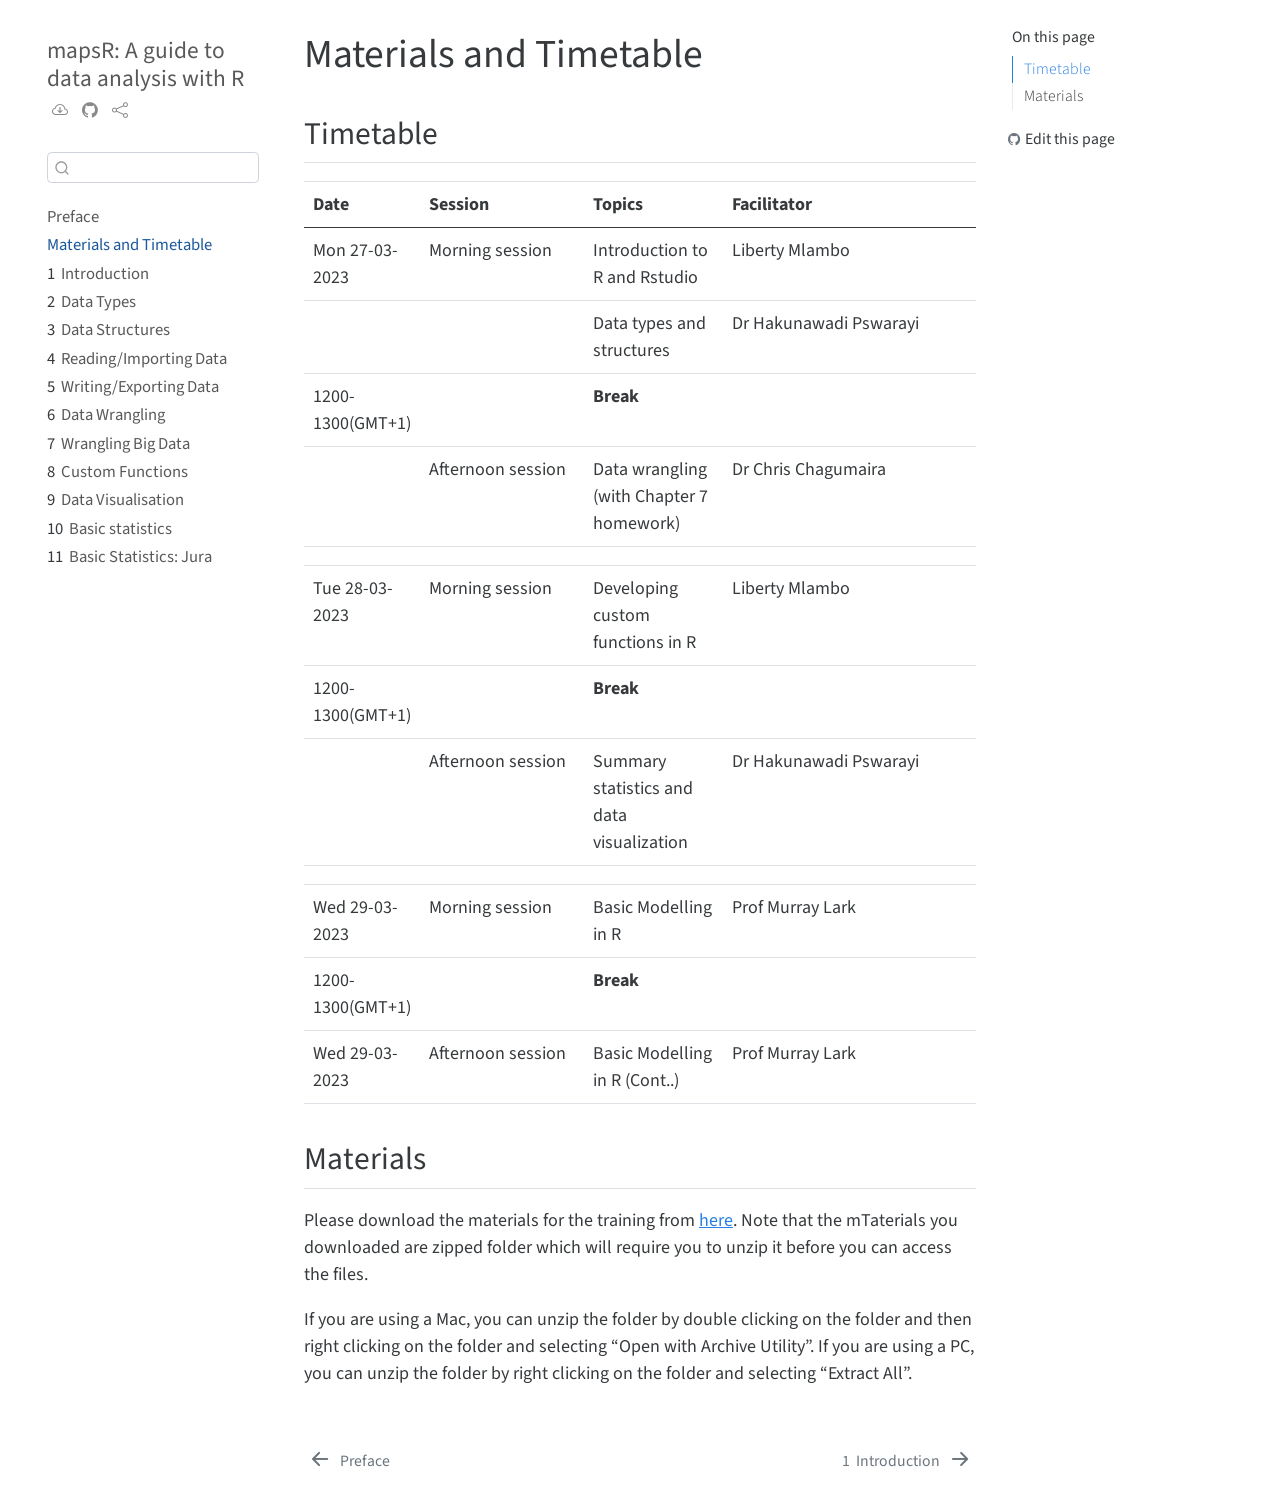
<file: docs/timetable.html>
<!DOCTYPE html>
<html xmlns="http://www.w3.org/1999/xhtml" lang="en" xml:lang="en"><head>

<meta charset="utf-8">
<meta name="generator" content="quarto-1.2.313">

<meta name="viewport" content="width=device-width, initial-scale=1.0, user-scalable=yes">


<title>mapsR: A guide to data analysis with R - Materials and Timetable</title>
<style>
code{white-space: pre-wrap;}
span.smallcaps{font-variant: small-caps;}
div.columns{display: flex; gap: min(4vw, 1.5em);}
div.column{flex: auto; overflow-x: auto;}
div.hanging-indent{margin-left: 1.5em; text-indent: -1.5em;}
ul.task-list{list-style: none;}
ul.task-list li input[type="checkbox"] {
  width: 0.8em;
  margin: 0 0.8em 0.2em -1.6em;
  vertical-align: middle;
}
</style>


<script src="site_libs/quarto-nav/quarto-nav.js"></script>
<script src="site_libs/quarto-nav/headroom.min.js"></script>
<script src="site_libs/clipboard/clipboard.min.js"></script>
<script src="site_libs/quarto-search/autocomplete.umd.js"></script>
<script src="site_libs/quarto-search/fuse.min.js"></script>
<script src="site_libs/quarto-search/quarto-search.js"></script>
<meta name="quarto:offset" content="./">
<link href="./intro.html" rel="next">
<link href="./index.html" rel="prev">
<script src="site_libs/quarto-html/quarto.js"></script>
<script src="site_libs/quarto-html/popper.min.js"></script>
<script src="site_libs/quarto-html/tippy.umd.min.js"></script>
<script src="site_libs/quarto-html/anchor.min.js"></script>
<link href="site_libs/quarto-html/tippy.css" rel="stylesheet">
<link href="site_libs/quarto-html/quarto-syntax-highlighting.css" rel="stylesheet" id="quarto-text-highlighting-styles">
<script src="site_libs/bootstrap/bootstrap.min.js"></script>
<link href="site_libs/bootstrap/bootstrap-icons.css" rel="stylesheet">
<link href="site_libs/bootstrap/bootstrap.min.css" rel="stylesheet" id="quarto-bootstrap" data-mode="light">
<script id="quarto-search-options" type="application/json">{
  "location": "sidebar",
  "copy-button": false,
  "collapse-after": 3,
  "panel-placement": "start",
  "type": "textbox",
  "limit": 20,
  "language": {
    "search-no-results-text": "No results",
    "search-matching-documents-text": "matching documents",
    "search-copy-link-title": "Copy link to search",
    "search-hide-matches-text": "Hide additional matches",
    "search-more-match-text": "more match in this document",
    "search-more-matches-text": "more matches in this document",
    "search-clear-button-title": "Clear",
    "search-detached-cancel-button-title": "Cancel",
    "search-submit-button-title": "Submit"
  }
}</script>


</head>

<body class="nav-sidebar floating">


<div id="quarto-search-results"></div>
  <header id="quarto-header" class="headroom fixed-top">
  <nav class="quarto-secondary-nav" data-bs-toggle="collapse" data-bs-target="#quarto-sidebar" aria-controls="quarto-sidebar" aria-expanded="false" aria-label="Toggle sidebar navigation" onclick="if (window.quartoToggleHeadroom) { window.quartoToggleHeadroom(); }">
    <div class="container-fluid d-flex justify-content-between">
      <h1 class="quarto-secondary-nav-title">Materials and Timetable</h1>
      <button type="button" class="quarto-btn-toggle btn" aria-label="Show secondary navigation">
        <i class="bi bi-chevron-right"></i>
      </button>
    </div>
  </nav>
</header>
<!-- content -->
<div id="quarto-content" class="quarto-container page-columns page-rows-contents page-layout-article">
<!-- sidebar -->
  <nav id="quarto-sidebar" class="sidebar collapse sidebar-navigation floating overflow-auto">
    <div class="pt-lg-2 mt-2 text-left sidebar-header">
    <div class="sidebar-title mb-0 py-0">
      <a href="./">mapsR: A guide to data analysis with R</a> 
        <div class="sidebar-tools-main tools-wide">
    <a href="https://dzvoti.github.io/mapsR/mapsR-Training.zip" title="" class="sidebar-tool px-1"><i class="bi bi-cloud-arrow-down"></i></a>
    <a href="https://github.com/dzvoti/mapsR/" title="Source Code" class="sidebar-tool px-1"><i class="bi bi-github"></i></a>
    <a href="" title="Share" id="sidebar-tool-dropdown-0" class="sidebar-tool dropdown-toggle px-1" data-bs-toggle="dropdown" aria-expanded="false"><i class="bi bi-share"></i></a>
    <ul class="dropdown-menu" aria-labelledby="sidebar-tool-dropdown-0">
        <li>
          <a class="dropdown-item sidebar-tools-main-item" href="https://twitter.com/intent/tweet?url=|url|">
            <i class="bi bi-bi-twitter pe-1"></i>
          Twitter
          </a>
        </li>
        <li>
          <a class="dropdown-item sidebar-tools-main-item" href="https://www.facebook.com/sharer/sharer.php?u=|url|">
            <i class="bi bi-bi-facebook pe-1"></i>
          Facebook
          </a>
        </li>
    </ul>
</div>
    </div>
      </div>
      <div class="mt-2 flex-shrink-0 align-items-center">
        <div class="sidebar-search">
        <div id="quarto-search" class="" title="Search"></div>
        </div>
      </div>
    <div class="sidebar-menu-container"> 
    <ul class="list-unstyled mt-1">
        <li class="sidebar-item">
  <div class="sidebar-item-container"> 
  <a href="./index.html" class="sidebar-item-text sidebar-link">Preface</a>
  </div>
</li>
        <li class="sidebar-item">
  <div class="sidebar-item-container"> 
  <a href="./timetable.html" class="sidebar-item-text sidebar-link active">Materials and Timetable</a>
  </div>
</li>
        <li class="sidebar-item">
  <div class="sidebar-item-container"> 
  <a href="./intro.html" class="sidebar-item-text sidebar-link"><span class="chapter-number">1</span>&nbsp; <span class="chapter-title">Introduction</span></a>
  </div>
</li>
        <li class="sidebar-item">
  <div class="sidebar-item-container"> 
  <a href="./data_types.html" class="sidebar-item-text sidebar-link"><span class="chapter-number">2</span>&nbsp; <span class="chapter-title">Data Types</span></a>
  </div>
</li>
        <li class="sidebar-item">
  <div class="sidebar-item-container"> 
  <a href="./data_structures.html" class="sidebar-item-text sidebar-link"><span class="chapter-number">3</span>&nbsp; <span class="chapter-title">Data Structures</span></a>
  </div>
</li>
        <li class="sidebar-item">
  <div class="sidebar-item-container"> 
  <a href="./reading_data.html" class="sidebar-item-text sidebar-link"><span class="chapter-number">4</span>&nbsp; <span class="chapter-title">Reading/Importing Data</span></a>
  </div>
</li>
        <li class="sidebar-item">
  <div class="sidebar-item-container"> 
  <a href="./writing_data.html" class="sidebar-item-text sidebar-link"><span class="chapter-number">5</span>&nbsp; <span class="chapter-title">Writing/Exporting Data</span></a>
  </div>
</li>
        <li class="sidebar-item">
  <div class="sidebar-item-container"> 
  <a href="./data_wrangling.html" class="sidebar-item-text sidebar-link"><span class="chapter-number">6</span>&nbsp; <span class="chapter-title">Data Wrangling</span></a>
  </div>
</li>
        <li class="sidebar-item">
  <div class="sidebar-item-container"> 
  <a href="./big_data.html" class="sidebar-item-text sidebar-link"><span class="chapter-number">7</span>&nbsp; <span class="chapter-title">Wrangling Big Data</span></a>
  </div>
</li>
        <li class="sidebar-item">
  <div class="sidebar-item-container"> 
  <a href="./functions.html" class="sidebar-item-text sidebar-link"><span class="chapter-number">8</span>&nbsp; <span class="chapter-title">Custom Functions</span></a>
  </div>
</li>
        <li class="sidebar-item">
  <div class="sidebar-item-container"> 
  <a href="./data_visualisation.html" class="sidebar-item-text sidebar-link"><span class="chapter-number">9</span>&nbsp; <span class="chapter-title">Data Visualisation</span></a>
  </div>
</li>
        <li class="sidebar-item">
  <div class="sidebar-item-container"> 
  <a href="./basic_statistics.html" class="sidebar-item-text sidebar-link"><span class="chapter-number">10</span>&nbsp; <span class="chapter-title">Basic statistics</span></a>
  </div>
</li>
        <li class="sidebar-item">
  <div class="sidebar-item-container"> 
  <a href="./jura.html" class="sidebar-item-text sidebar-link"><span class="chapter-number">11</span>&nbsp; <span class="chapter-title">Basic Statistics: Jura</span></a>
  </div>
</li>
    </ul>
    </div>
</nav>
<!-- margin-sidebar -->
    <div id="quarto-margin-sidebar" class="sidebar margin-sidebar">
        <nav id="TOC" role="doc-toc" class="toc-active">
    <h2 id="toc-title">On this page</h2>
   
  <ul>
  <li><a href="#timetable" id="toc-timetable" class="nav-link active" data-scroll-target="#timetable">Timetable</a></li>
  <li><a href="#materials" id="toc-materials" class="nav-link" data-scroll-target="#materials">Materials</a></li>
  </ul>
<div class="toc-actions"><div><i class="bi bi-github"></i></div><div class="action-links"><p><a href="https://github.com/dzvoti/mapsR/edit/main/timetable.qmd" class="toc-action">Edit this page</a></p></div></div></nav>
    </div>
<!-- main -->
<main class="content" id="quarto-document-content">

<header id="title-block-header" class="quarto-title-block default">
<div class="quarto-title">
<h1 class="title d-none d-lg-block">Materials and Timetable</h1>
</div>



<div class="quarto-title-meta">

    
  
    
  </div>
  

</header>

<section id="timetable" class="level2 unnumbered">
<h2 class="unnumbered anchored" data-anchor-id="timetable">Timetable</h2>
<table class="table">
<colgroup>
<col style="width: 14%">
<col style="width: 25%">
<col style="width: 21%">
<col style="width: 39%">
</colgroup>
<thead>
<tr class="header">
<th style="text-align: left;">Date</th>
<th style="text-align: left;">Session</th>
<th style="text-align: left;">Topics</th>
<th style="text-align: left;">Facilitator</th>
</tr>
</thead>
<tbody>
<tr class="odd">
<td style="text-align: left;">Mon 27-03-2023</td>
<td style="text-align: left;">Morning session</td>
<td style="text-align: left;">Introduction to R and Rstudio</td>
<td style="text-align: left;">Liberty Mlambo</td>
</tr>
<tr class="even">
<td style="text-align: left;"></td>
<td style="text-align: left;"></td>
<td style="text-align: left;">Data types and structures</td>
<td style="text-align: left;">Dr Hakunawadi Pswarayi</td>
</tr>
<tr class="odd">
<td style="text-align: left;">1200-1300(GMT+1)</td>
<td style="text-align: left;"></td>
<td style="text-align: left;"><strong>Break</strong></td>
<td style="text-align: left;"></td>
</tr>
<tr class="even">
<td style="text-align: left;"></td>
<td style="text-align: left;">Afternoon session</td>
<td style="text-align: left;">Data wrangling (with Chapter 7 homework)</td>
<td style="text-align: left;">Dr Chris Chagumaira</td>
</tr>
<tr class="odd">
<td style="text-align: left;"></td>
<td style="text-align: left;"></td>
<td style="text-align: left;"></td>
<td style="text-align: left;"></td>
</tr>
<tr class="even">
<td style="text-align: left;">Tue 28-03-2023</td>
<td style="text-align: left;">Morning session</td>
<td style="text-align: left;">Developing custom functions in R</td>
<td style="text-align: left;">Liberty Mlambo</td>
</tr>
<tr class="odd">
<td style="text-align: left;">1200-1300(GMT+1)</td>
<td style="text-align: left;"></td>
<td style="text-align: left;"><strong>Break</strong></td>
<td style="text-align: left;"></td>
</tr>
<tr class="even">
<td style="text-align: left;"></td>
<td style="text-align: left;">Afternoon session</td>
<td style="text-align: left;">Summary statistics and data visualization</td>
<td style="text-align: left;">Dr Hakunawadi Pswarayi</td>
</tr>
<tr class="odd">
<td style="text-align: left;"></td>
<td style="text-align: left;"></td>
<td style="text-align: left;"></td>
<td style="text-align: left;"></td>
</tr>
<tr class="even">
<td style="text-align: left;">Wed 29-03-2023</td>
<td style="text-align: left;">Morning session</td>
<td style="text-align: left;">Basic Modelling in R</td>
<td style="text-align: left;">Prof Murray Lark</td>
</tr>
<tr class="odd">
<td style="text-align: left;">1200-1300(GMT+1)</td>
<td style="text-align: left;"></td>
<td style="text-align: left;"><strong>Break</strong></td>
<td style="text-align: left;"></td>
</tr>
<tr class="even">
<td style="text-align: left;">Wed 29-03-2023</td>
<td style="text-align: left;">Afternoon session</td>
<td style="text-align: left;">Basic Modelling in R (Cont..)</td>
<td style="text-align: left;">Prof Murray Lark</td>
</tr>
</tbody>
</table>
</section>
<section id="materials" class="level2 unnumbered">
<h2 class="unnumbered anchored" data-anchor-id="materials">Materials</h2>
<p>Please download the materials for the training from <a href="https://dzvoti.github.io/mapsR/mapsR-Training.zip">here</a>. Note that the mTaterials you downloaded are zipped folder which will require you to unzip it before you can access the files.</p>
<p>If you are using a Mac, you can unzip the folder by double clicking on the folder and then right clicking on the folder and selecting “Open with Archive Utility”. If you are using a PC, you can unzip the folder by right clicking on the folder and selecting “Extract All”.</p>


</section>

</main> <!-- /main -->
<script id="quarto-html-after-body" type="application/javascript">
window.document.addEventListener("DOMContentLoaded", function (event) {
  const toggleBodyColorMode = (bsSheetEl) => {
    const mode = bsSheetEl.getAttribute("data-mode");
    const bodyEl = window.document.querySelector("body");
    if (mode === "dark") {
      bodyEl.classList.add("quarto-dark");
      bodyEl.classList.remove("quarto-light");
    } else {
      bodyEl.classList.add("quarto-light");
      bodyEl.classList.remove("quarto-dark");
    }
  }
  const toggleBodyColorPrimary = () => {
    const bsSheetEl = window.document.querySelector("link#quarto-bootstrap");
    if (bsSheetEl) {
      toggleBodyColorMode(bsSheetEl);
    }
  }
  toggleBodyColorPrimary();  
  const icon = "";
  const anchorJS = new window.AnchorJS();
  anchorJS.options = {
    placement: 'right',
    icon: icon
  };
  anchorJS.add('.anchored');
  const clipboard = new window.ClipboardJS('.code-copy-button', {
    target: function(trigger) {
      return trigger.previousElementSibling;
    }
  });
  clipboard.on('success', function(e) {
    // button target
    const button = e.trigger;
    // don't keep focus
    button.blur();
    // flash "checked"
    button.classList.add('code-copy-button-checked');
    var currentTitle = button.getAttribute("title");
    button.setAttribute("title", "Copied!");
    let tooltip;
    if (window.bootstrap) {
      button.setAttribute("data-bs-toggle", "tooltip");
      button.setAttribute("data-bs-placement", "left");
      button.setAttribute("data-bs-title", "Copied!");
      tooltip = new bootstrap.Tooltip(button, 
        { trigger: "manual", 
          customClass: "code-copy-button-tooltip",
          offset: [0, -8]});
      tooltip.show();    
    }
    setTimeout(function() {
      if (tooltip) {
        tooltip.hide();
        button.removeAttribute("data-bs-title");
        button.removeAttribute("data-bs-toggle");
        button.removeAttribute("data-bs-placement");
      }
      button.setAttribute("title", currentTitle);
      button.classList.remove('code-copy-button-checked');
    }, 1000);
    // clear code selection
    e.clearSelection();
  });
  function tippyHover(el, contentFn) {
    const config = {
      allowHTML: true,
      content: contentFn,
      maxWidth: 500,
      delay: 100,
      arrow: false,
      appendTo: function(el) {
          return el.parentElement;
      },
      interactive: true,
      interactiveBorder: 10,
      theme: 'quarto',
      placement: 'bottom-start'
    };
    window.tippy(el, config); 
  }
  const noterefs = window.document.querySelectorAll('a[role="doc-noteref"]');
  for (var i=0; i<noterefs.length; i++) {
    const ref = noterefs[i];
    tippyHover(ref, function() {
      // use id or data attribute instead here
      let href = ref.getAttribute('data-footnote-href') || ref.getAttribute('href');
      try { href = new URL(href).hash; } catch {}
      const id = href.replace(/^#\/?/, "");
      const note = window.document.getElementById(id);
      return note.innerHTML;
    });
  }
  const findCites = (el) => {
    const parentEl = el.parentElement;
    if (parentEl) {
      const cites = parentEl.dataset.cites;
      if (cites) {
        return {
          el,
          cites: cites.split(' ')
        };
      } else {
        return findCites(el.parentElement)
      }
    } else {
      return undefined;
    }
  };
  var bibliorefs = window.document.querySelectorAll('a[role="doc-biblioref"]');
  for (var i=0; i<bibliorefs.length; i++) {
    const ref = bibliorefs[i];
    const citeInfo = findCites(ref);
    if (citeInfo) {
      tippyHover(citeInfo.el, function() {
        var popup = window.document.createElement('div');
        citeInfo.cites.forEach(function(cite) {
          var citeDiv = window.document.createElement('div');
          citeDiv.classList.add('hanging-indent');
          citeDiv.classList.add('csl-entry');
          var biblioDiv = window.document.getElementById('ref-' + cite);
          if (biblioDiv) {
            citeDiv.innerHTML = biblioDiv.innerHTML;
          }
          popup.appendChild(citeDiv);
        });
        return popup.innerHTML;
      });
    }
  }
});
</script>
<nav class="page-navigation">
  <div class="nav-page nav-page-previous">
      <a href="./index.html" class="pagination-link">
        <i class="bi bi-arrow-left-short"></i> <span class="nav-page-text">Preface</span>
      </a>          
  </div>
  <div class="nav-page nav-page-next">
      <a href="./intro.html" class="pagination-link">
        <span class="nav-page-text"><span class="chapter-number">1</span>&nbsp; <span class="chapter-title">Introduction</span></span> <i class="bi bi-arrow-right-short"></i>
      </a>
  </div>
</nav>
</div> <!-- /content -->



</body></html>
</file>
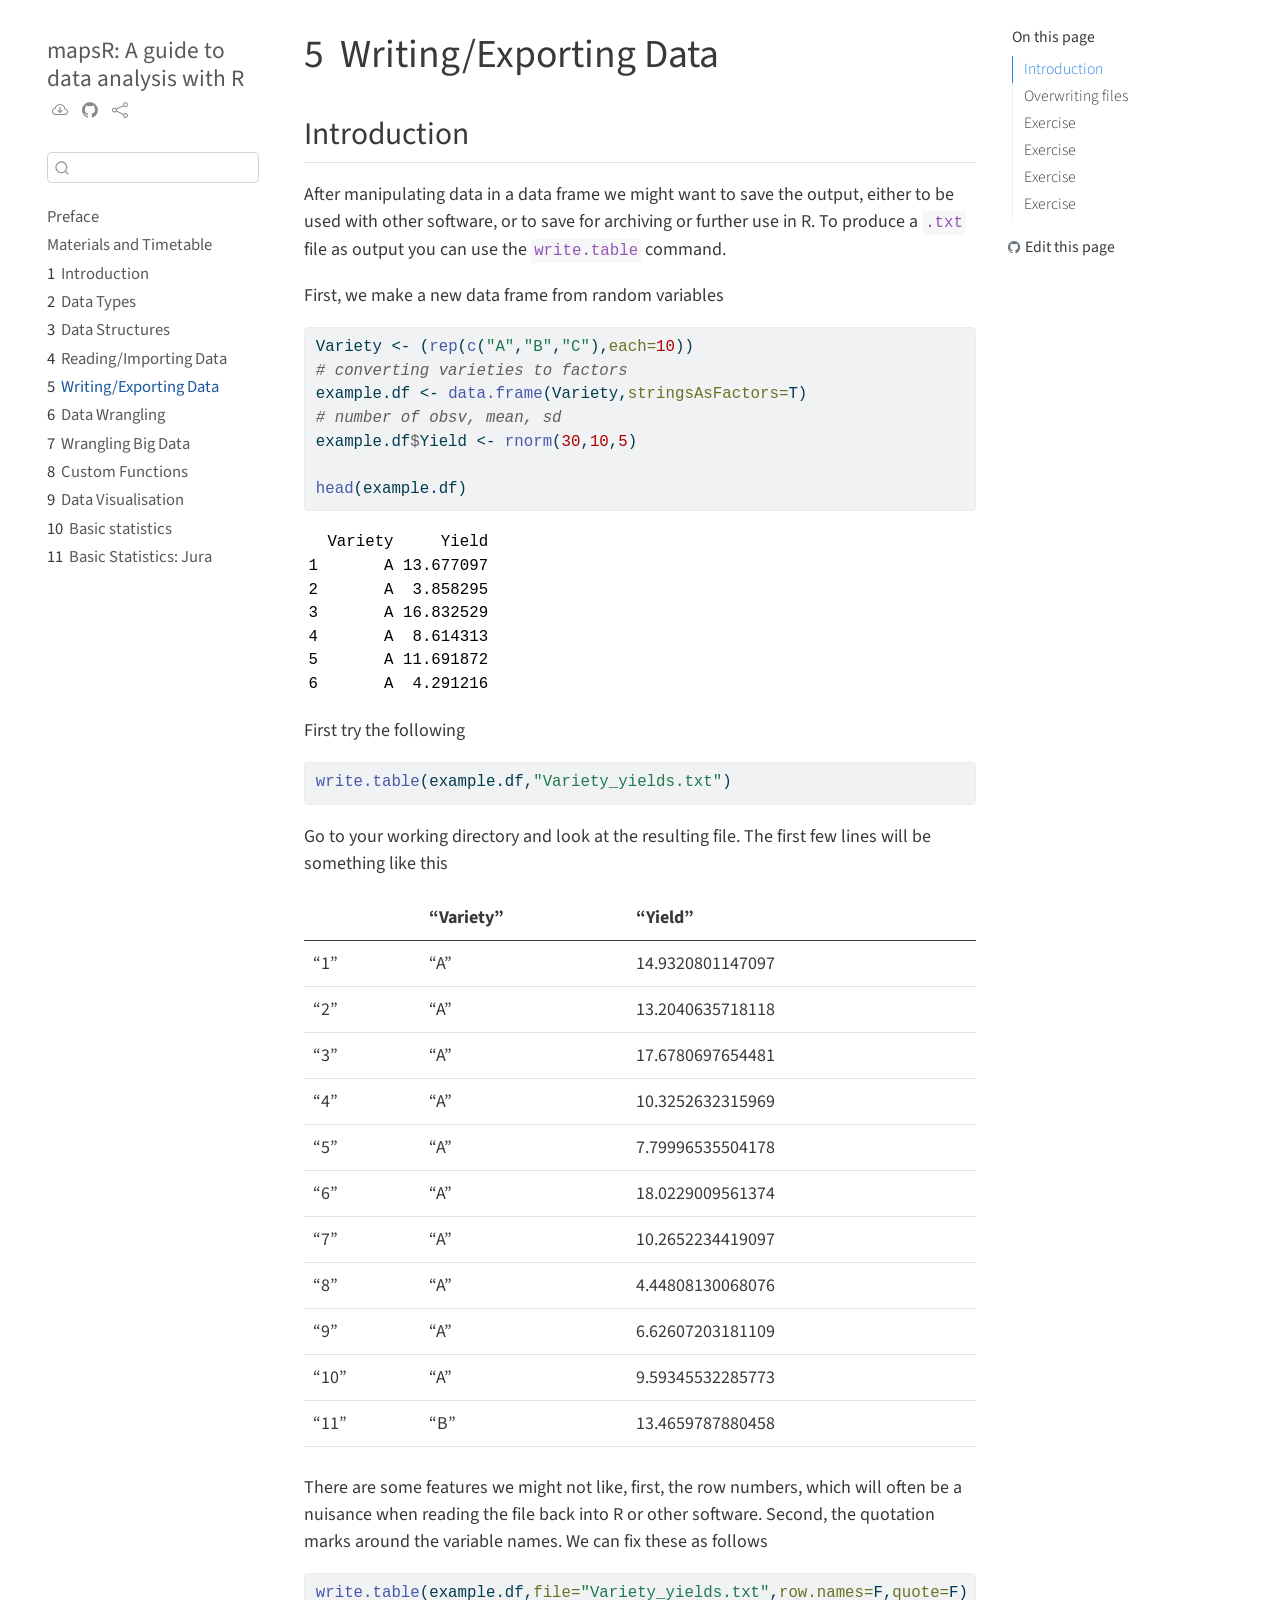
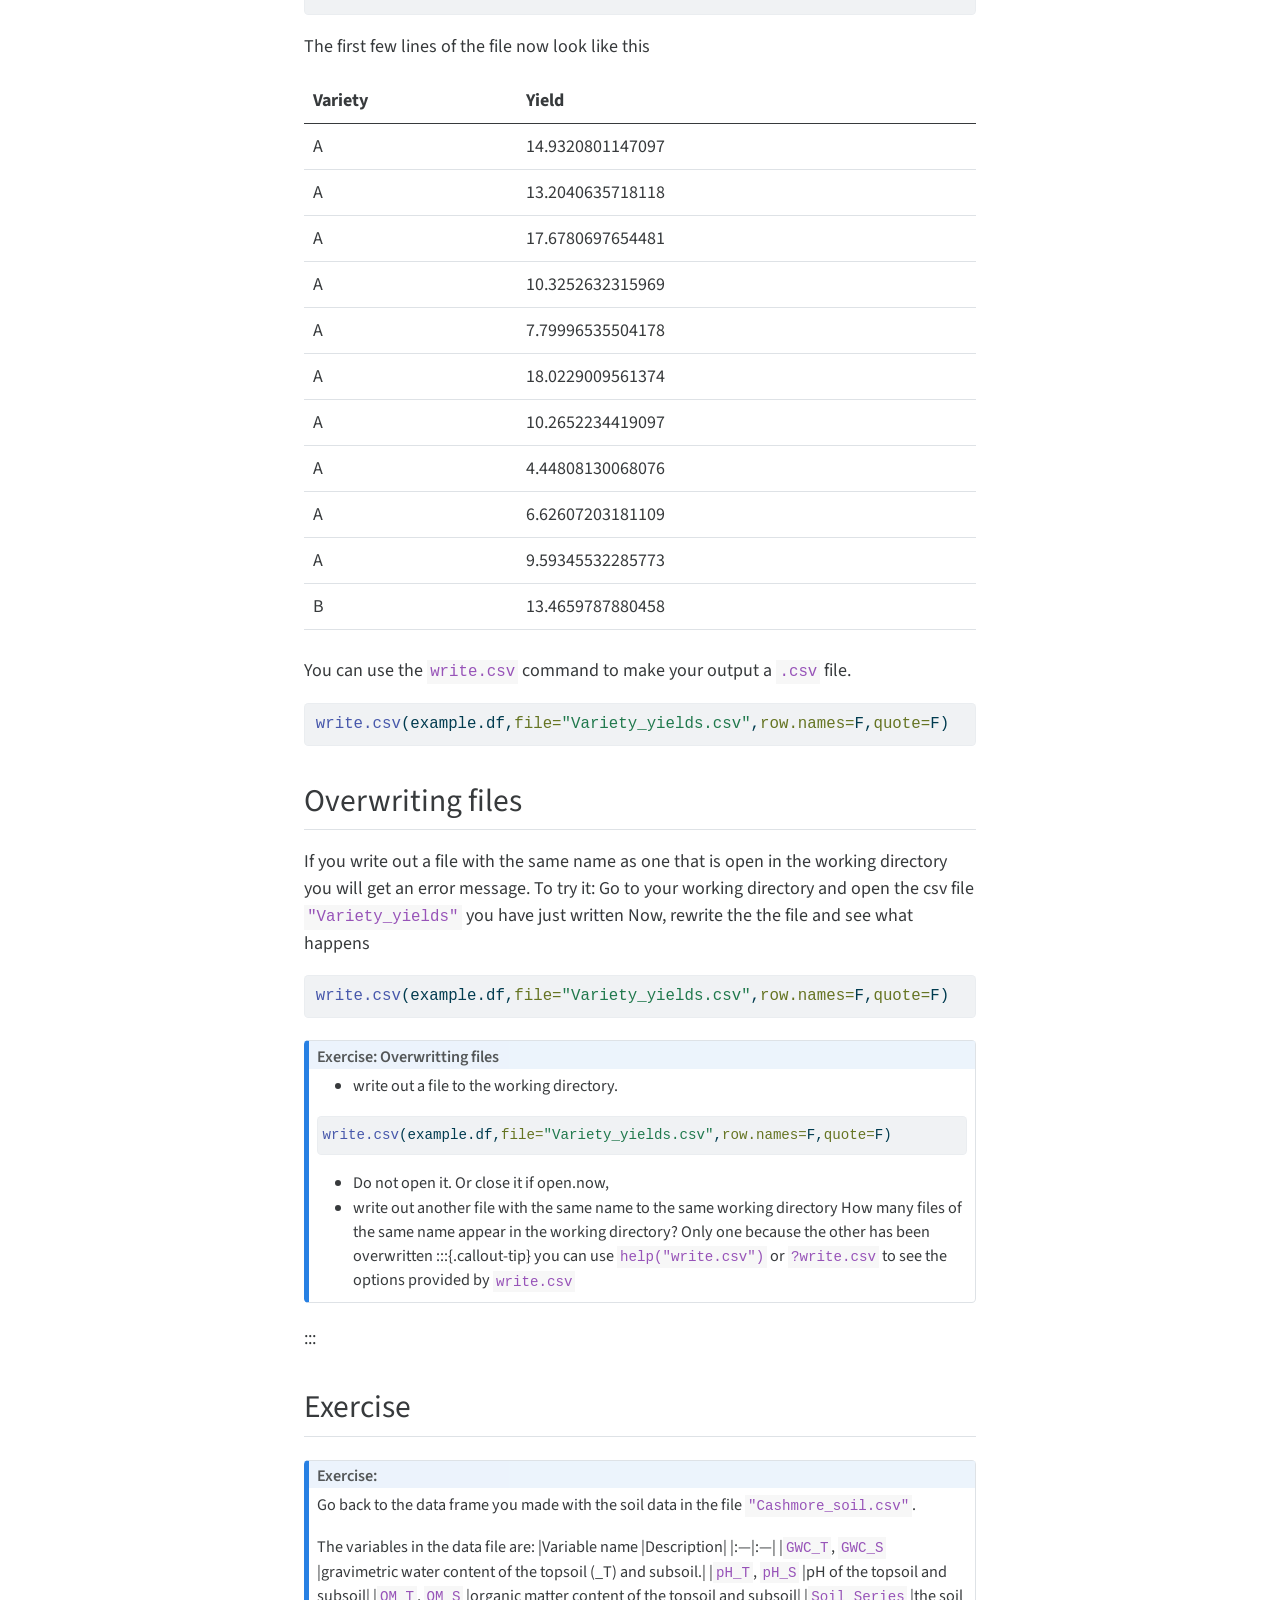
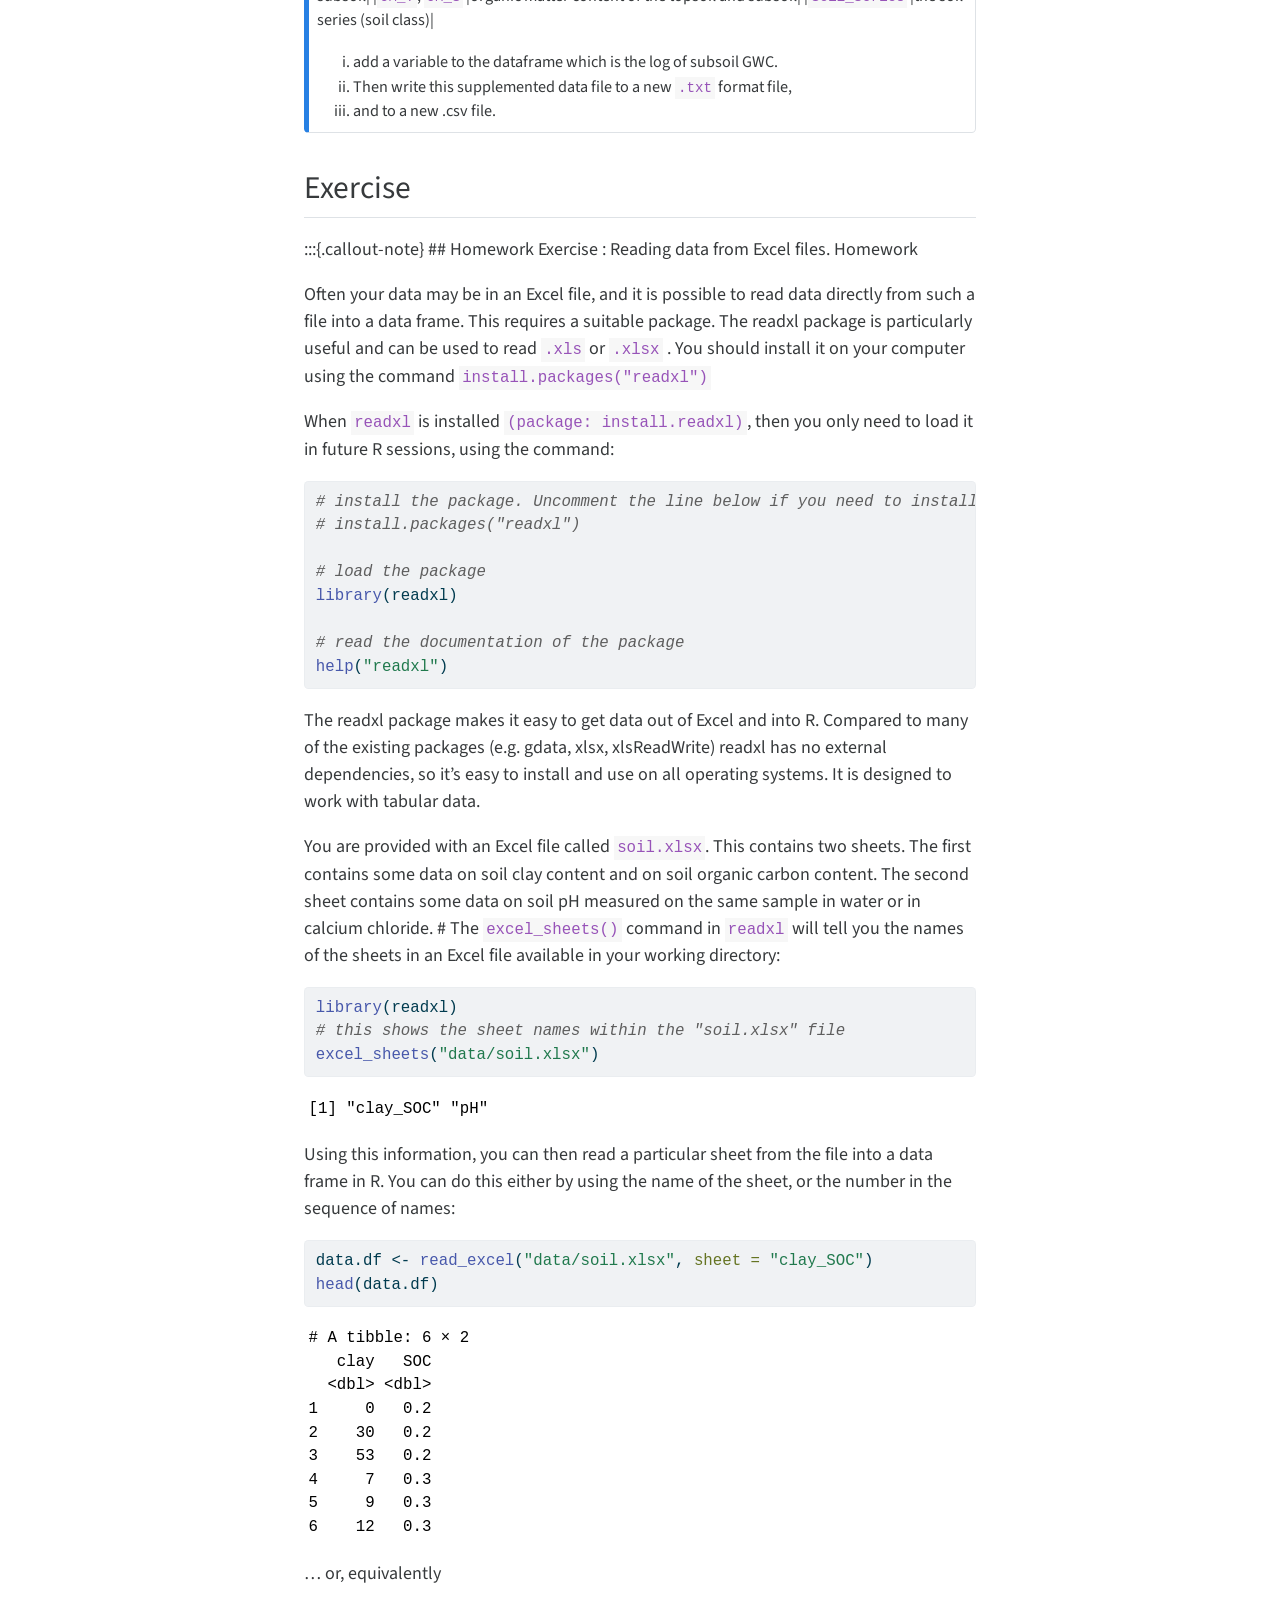
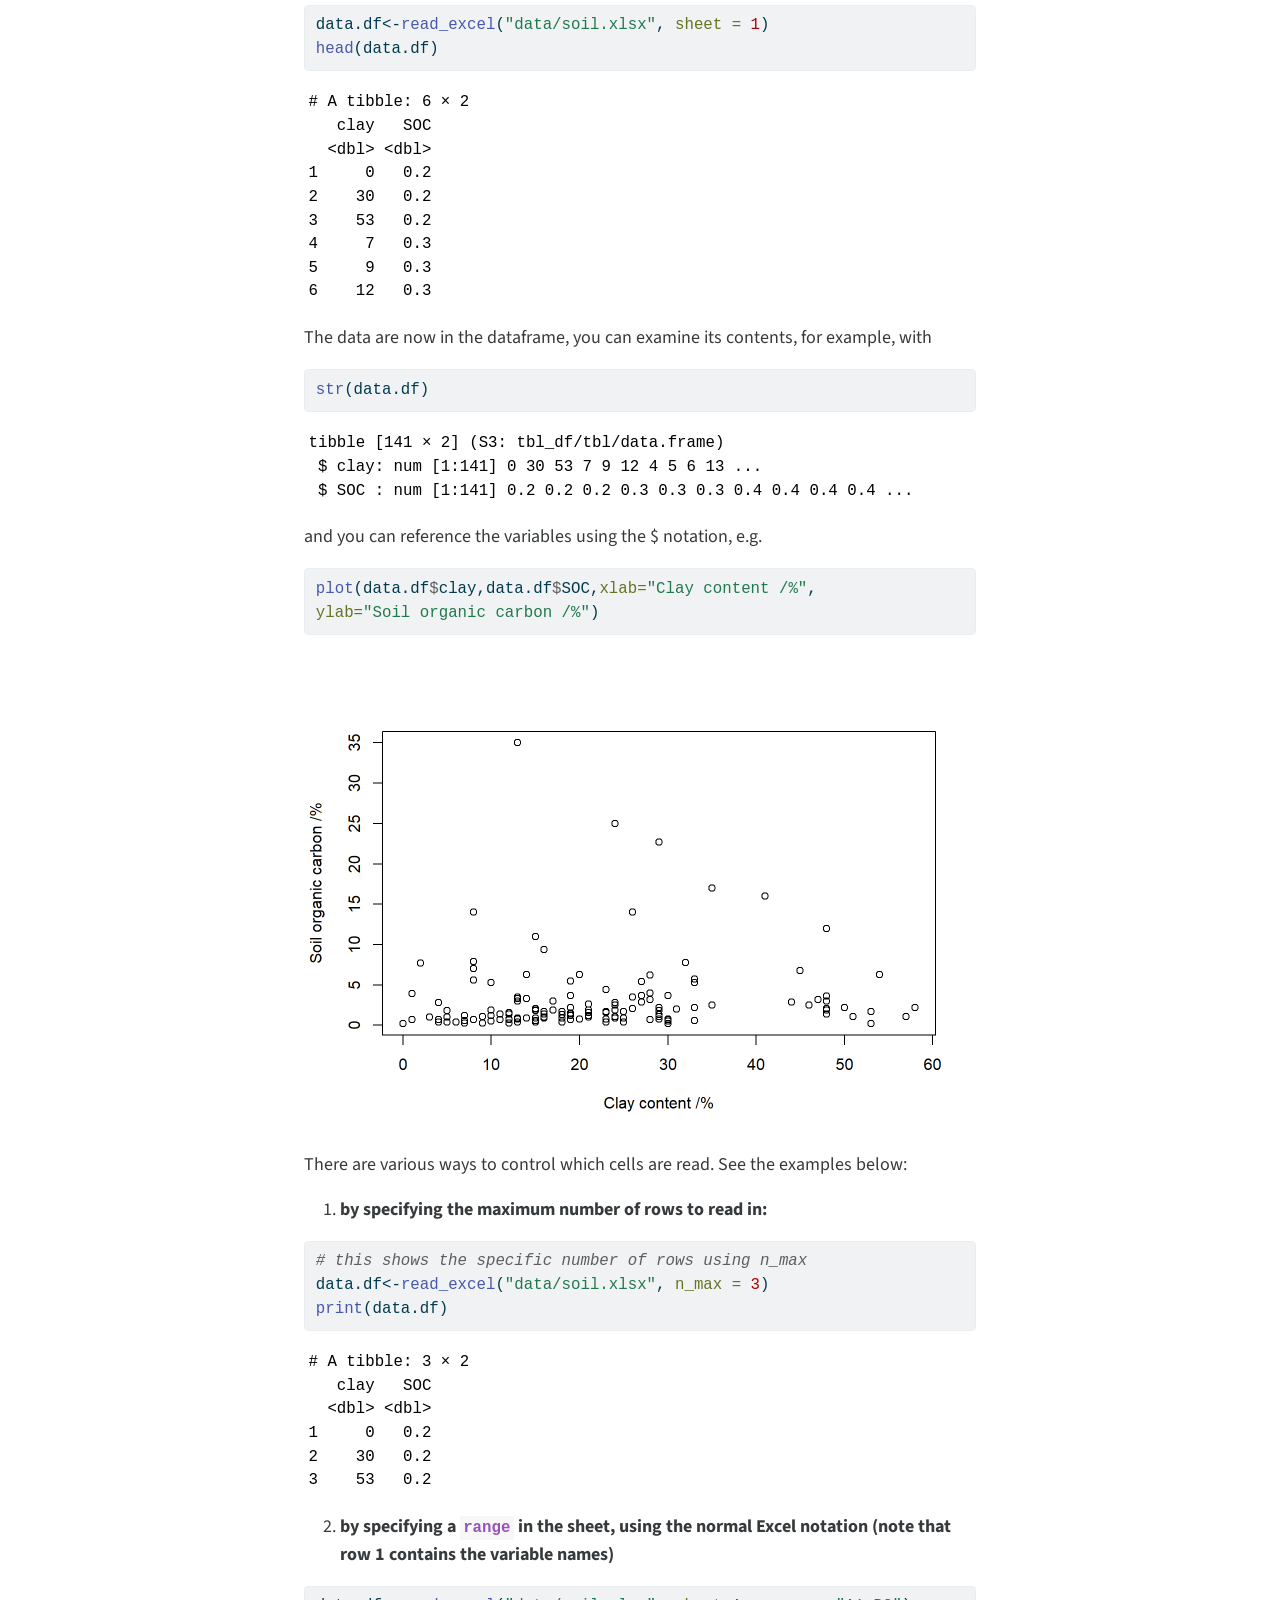
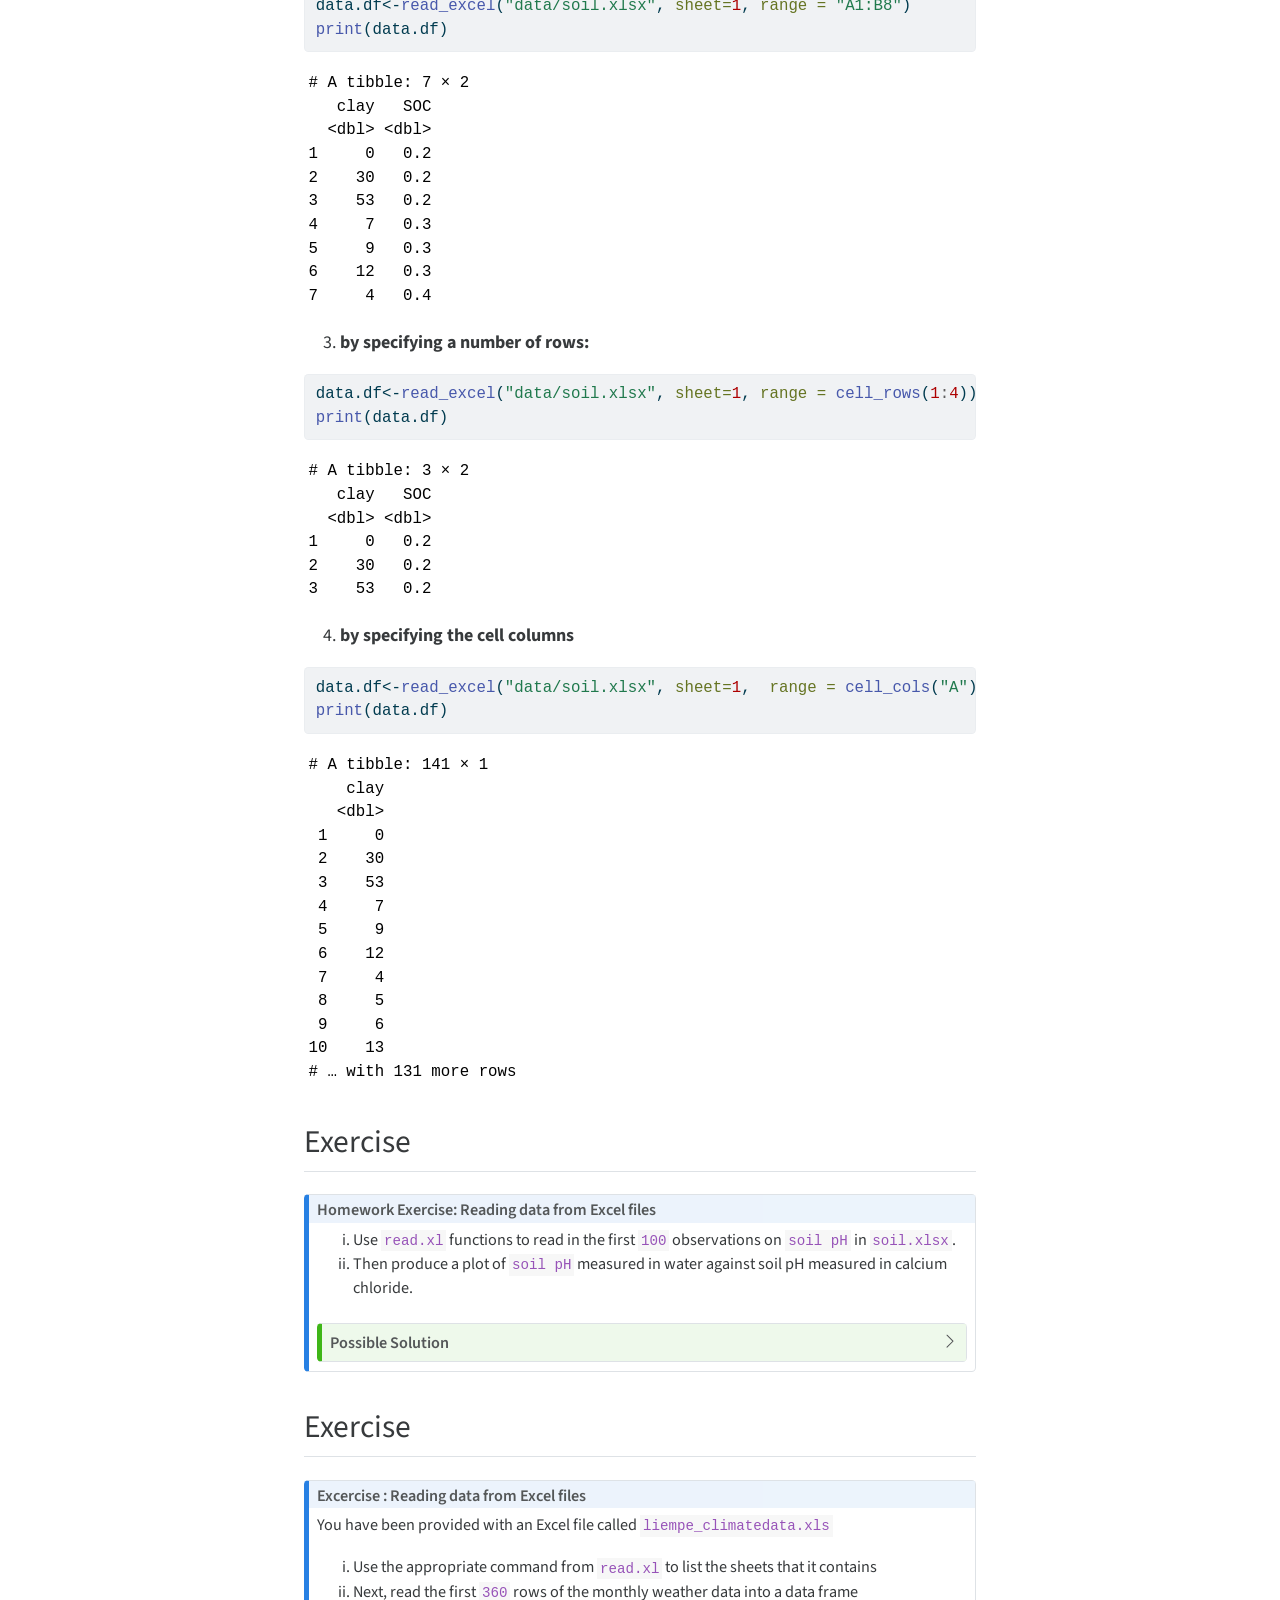
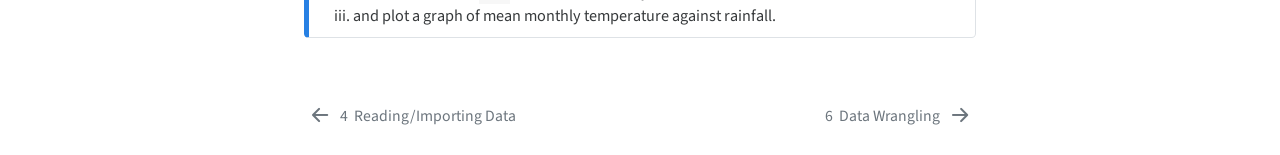
<file: docs/writing_data.html>
<!DOCTYPE html>
<html xmlns="http://www.w3.org/1999/xhtml" lang="en" xml:lang="en"><head>

<meta charset="utf-8">
<meta name="generator" content="quarto-1.2.313">

<meta name="viewport" content="width=device-width, initial-scale=1.0, user-scalable=yes">


<title>mapsR: A guide to data analysis with R - 5&nbsp; Writing/Exporting Data</title>
<style>
code{white-space: pre-wrap;}
span.smallcaps{font-variant: small-caps;}
div.columns{display: flex; gap: min(4vw, 1.5em);}
div.column{flex: auto; overflow-x: auto;}
div.hanging-indent{margin-left: 1.5em; text-indent: -1.5em;}
ul.task-list{list-style: none;}
ul.task-list li input[type="checkbox"] {
  width: 0.8em;
  margin: 0 0.8em 0.2em -1.6em;
  vertical-align: middle;
}
pre > code.sourceCode { white-space: pre; position: relative; }
pre > code.sourceCode > span { display: inline-block; line-height: 1.25; }
pre > code.sourceCode > span:empty { height: 1.2em; }
.sourceCode { overflow: visible; }
code.sourceCode > span { color: inherit; text-decoration: inherit; }
div.sourceCode { margin: 1em 0; }
pre.sourceCode { margin: 0; }
@media screen {
div.sourceCode { overflow: auto; }
}
@media print {
pre > code.sourceCode { white-space: pre-wrap; }
pre > code.sourceCode > span { text-indent: -5em; padding-left: 5em; }
}
pre.numberSource code
  { counter-reset: source-line 0; }
pre.numberSource code > span
  { position: relative; left: -4em; counter-increment: source-line; }
pre.numberSource code > span > a:first-child::before
  { content: counter(source-line);
    position: relative; left: -1em; text-align: right; vertical-align: baseline;
    border: none; display: inline-block;
    -webkit-touch-callout: none; -webkit-user-select: none;
    -khtml-user-select: none; -moz-user-select: none;
    -ms-user-select: none; user-select: none;
    padding: 0 4px; width: 4em;
    color: #aaaaaa;
  }
pre.numberSource { margin-left: 3em; border-left: 1px solid #aaaaaa;  padding-left: 4px; }
div.sourceCode
  {   }
@media screen {
pre > code.sourceCode > span > a:first-child::before { text-decoration: underline; }
}
code span.al { color: #ff0000; font-weight: bold; } /* Alert */
code span.an { color: #60a0b0; font-weight: bold; font-style: italic; } /* Annotation */
code span.at { color: #7d9029; } /* Attribute */
code span.bn { color: #40a070; } /* BaseN */
code span.bu { color: #008000; } /* BuiltIn */
code span.cf { color: #007020; font-weight: bold; } /* ControlFlow */
code span.ch { color: #4070a0; } /* Char */
code span.cn { color: #880000; } /* Constant */
code span.co { color: #60a0b0; font-style: italic; } /* Comment */
code span.cv { color: #60a0b0; font-weight: bold; font-style: italic; } /* CommentVar */
code span.do { color: #ba2121; font-style: italic; } /* Documentation */
code span.dt { color: #902000; } /* DataType */
code span.dv { color: #40a070; } /* DecVal */
code span.er { color: #ff0000; font-weight: bold; } /* Error */
code span.ex { } /* Extension */
code span.fl { color: #40a070; } /* Float */
code span.fu { color: #06287e; } /* Function */
code span.im { color: #008000; font-weight: bold; } /* Import */
code span.in { color: #60a0b0; font-weight: bold; font-style: italic; } /* Information */
code span.kw { color: #007020; font-weight: bold; } /* Keyword */
code span.op { color: #666666; } /* Operator */
code span.ot { color: #007020; } /* Other */
code span.pp { color: #bc7a00; } /* Preprocessor */
code span.sc { color: #4070a0; } /* SpecialChar */
code span.ss { color: #bb6688; } /* SpecialString */
code span.st { color: #4070a0; } /* String */
code span.va { color: #19177c; } /* Variable */
code span.vs { color: #4070a0; } /* VerbatimString */
code span.wa { color: #60a0b0; font-weight: bold; font-style: italic; } /* Warning */
</style>


<script src="site_libs/quarto-nav/quarto-nav.js"></script>
<script src="site_libs/quarto-nav/headroom.min.js"></script>
<script src="site_libs/clipboard/clipboard.min.js"></script>
<script src="site_libs/quarto-search/autocomplete.umd.js"></script>
<script src="site_libs/quarto-search/fuse.min.js"></script>
<script src="site_libs/quarto-search/quarto-search.js"></script>
<meta name="quarto:offset" content="./">
<link href="./data_wrangling.html" rel="next">
<link href="./reading_data.html" rel="prev">
<script src="site_libs/quarto-html/quarto.js"></script>
<script src="site_libs/quarto-html/popper.min.js"></script>
<script src="site_libs/quarto-html/tippy.umd.min.js"></script>
<script src="site_libs/quarto-html/anchor.min.js"></script>
<link href="site_libs/quarto-html/tippy.css" rel="stylesheet">
<link href="site_libs/quarto-html/quarto-syntax-highlighting.css" rel="stylesheet" id="quarto-text-highlighting-styles">
<script src="site_libs/bootstrap/bootstrap.min.js"></script>
<link href="site_libs/bootstrap/bootstrap-icons.css" rel="stylesheet">
<link href="site_libs/bootstrap/bootstrap.min.css" rel="stylesheet" id="quarto-bootstrap" data-mode="light">
<script id="quarto-search-options" type="application/json">{
  "location": "sidebar",
  "copy-button": false,
  "collapse-after": 3,
  "panel-placement": "start",
  "type": "textbox",
  "limit": 20,
  "language": {
    "search-no-results-text": "No results",
    "search-matching-documents-text": "matching documents",
    "search-copy-link-title": "Copy link to search",
    "search-hide-matches-text": "Hide additional matches",
    "search-more-match-text": "more match in this document",
    "search-more-matches-text": "more matches in this document",
    "search-clear-button-title": "Clear",
    "search-detached-cancel-button-title": "Cancel",
    "search-submit-button-title": "Submit"
  }
}</script>


</head>

<body class="nav-sidebar floating">


<div id="quarto-search-results"></div>
  <header id="quarto-header" class="headroom fixed-top">
  <nav class="quarto-secondary-nav" data-bs-toggle="collapse" data-bs-target="#quarto-sidebar" aria-controls="quarto-sidebar" aria-expanded="false" aria-label="Toggle sidebar navigation" onclick="if (window.quartoToggleHeadroom) { window.quartoToggleHeadroom(); }">
    <div class="container-fluid d-flex justify-content-between">
      <h1 class="quarto-secondary-nav-title"><span class="chapter-number">5</span>&nbsp; <span class="chapter-title">Writing/Exporting Data</span></h1>
      <button type="button" class="quarto-btn-toggle btn" aria-label="Show secondary navigation">
        <i class="bi bi-chevron-right"></i>
      </button>
    </div>
  </nav>
</header>
<!-- content -->
<div id="quarto-content" class="quarto-container page-columns page-rows-contents page-layout-article">
<!-- sidebar -->
  <nav id="quarto-sidebar" class="sidebar collapse sidebar-navigation floating overflow-auto">
    <div class="pt-lg-2 mt-2 text-left sidebar-header">
    <div class="sidebar-title mb-0 py-0">
      <a href="./">mapsR: A guide to data analysis with R</a> 
        <div class="sidebar-tools-main tools-wide">
    <a href="https://dzvoti.github.io/mapsR/data.zip" title="" class="sidebar-tool px-1"><i class="bi bi-cloud-arrow-down"></i></a>
    <a href="https://github.com/dzvoti/mapsR/" title="Source Code" class="sidebar-tool px-1"><i class="bi bi-github"></i></a>
    <a href="" title="Share" id="sidebar-tool-dropdown-0" class="sidebar-tool dropdown-toggle px-1" data-bs-toggle="dropdown" aria-expanded="false"><i class="bi bi-share"></i></a>
    <ul class="dropdown-menu" aria-labelledby="sidebar-tool-dropdown-0">
        <li>
          <a class="dropdown-item sidebar-tools-main-item" href="https://twitter.com/intent/tweet?url=|url|">
            <i class="bi bi-bi-twitter pe-1"></i>
          Twitter
          </a>
        </li>
        <li>
          <a class="dropdown-item sidebar-tools-main-item" href="https://www.facebook.com/sharer/sharer.php?u=|url|">
            <i class="bi bi-bi-facebook pe-1"></i>
          Facebook
          </a>
        </li>
    </ul>
</div>
    </div>
      </div>
      <div class="mt-2 flex-shrink-0 align-items-center">
        <div class="sidebar-search">
        <div id="quarto-search" class="" title="Search"></div>
        </div>
      </div>
    <div class="sidebar-menu-container"> 
    <ul class="list-unstyled mt-1">
        <li class="sidebar-item">
  <div class="sidebar-item-container"> 
  <a href="./index.html" class="sidebar-item-text sidebar-link">Preface</a>
  </div>
</li>
        <li class="sidebar-item">
  <div class="sidebar-item-container"> 
  <a href="./timetable.html" class="sidebar-item-text sidebar-link">Materials and Timetable</a>
  </div>
</li>
        <li class="sidebar-item">
  <div class="sidebar-item-container"> 
  <a href="./intro.html" class="sidebar-item-text sidebar-link"><span class="chapter-number">1</span>&nbsp; <span class="chapter-title">Introduction</span></a>
  </div>
</li>
        <li class="sidebar-item">
  <div class="sidebar-item-container"> 
  <a href="./data_types.html" class="sidebar-item-text sidebar-link"><span class="chapter-number">2</span>&nbsp; <span class="chapter-title">Data Types</span></a>
  </div>
</li>
        <li class="sidebar-item">
  <div class="sidebar-item-container"> 
  <a href="./data_structures.html" class="sidebar-item-text sidebar-link"><span class="chapter-number">3</span>&nbsp; <span class="chapter-title">Data Structures</span></a>
  </div>
</li>
        <li class="sidebar-item">
  <div class="sidebar-item-container"> 
  <a href="./reading_data.html" class="sidebar-item-text sidebar-link"><span class="chapter-number">4</span>&nbsp; <span class="chapter-title">Reading/Importing Data</span></a>
  </div>
</li>
        <li class="sidebar-item">
  <div class="sidebar-item-container"> 
  <a href="./writing_data.html" class="sidebar-item-text sidebar-link active"><span class="chapter-number">5</span>&nbsp; <span class="chapter-title">Writing/Exporting Data</span></a>
  </div>
</li>
        <li class="sidebar-item">
  <div class="sidebar-item-container"> 
  <a href="./data_wrangling.html" class="sidebar-item-text sidebar-link"><span class="chapter-number">6</span>&nbsp; <span class="chapter-title">Data Wrangling</span></a>
  </div>
</li>
        <li class="sidebar-item">
  <div class="sidebar-item-container"> 
  <a href="./big_data.html" class="sidebar-item-text sidebar-link"><span class="chapter-number">7</span>&nbsp; <span class="chapter-title">Wrangling Big Data</span></a>
  </div>
</li>
        <li class="sidebar-item">
  <div class="sidebar-item-container"> 
  <a href="./functions.html" class="sidebar-item-text sidebar-link"><span class="chapter-number">8</span>&nbsp; <span class="chapter-title">Custom Functions</span></a>
  </div>
</li>
        <li class="sidebar-item">
  <div class="sidebar-item-container"> 
  <a href="./data_visualisation.html" class="sidebar-item-text sidebar-link"><span class="chapter-number">9</span>&nbsp; <span class="chapter-title">Data Visualisation</span></a>
  </div>
</li>
        <li class="sidebar-item">
  <div class="sidebar-item-container"> 
  <a href="./basic_statistics.html" class="sidebar-item-text sidebar-link"><span class="chapter-number">10</span>&nbsp; <span class="chapter-title">Basic statistics</span></a>
  </div>
</li>
        <li class="sidebar-item">
  <div class="sidebar-item-container"> 
  <a href="./jura.html" class="sidebar-item-text sidebar-link"><span class="chapter-number">11</span>&nbsp; <span class="chapter-title">Basic Statistics: Jura</span></a>
  </div>
</li>
    </ul>
    </div>
</nav>
<!-- margin-sidebar -->
    <div id="quarto-margin-sidebar" class="sidebar margin-sidebar">
        <nav id="TOC" role="doc-toc" class="toc-active">
    <h2 id="toc-title">On this page</h2>
   
  <ul>
  <li><a href="#introduction" id="toc-introduction" class="nav-link active" data-scroll-target="#introduction">Introduction</a></li>
  <li><a href="#overwriting-files" id="toc-overwriting-files" class="nav-link" data-scroll-target="#overwriting-files">Overwriting files</a></li>
  <li><a href="#exercise" id="toc-exercise" class="nav-link" data-scroll-target="#exercise">Exercise</a></li>
  <li><a href="#exercise-2" id="toc-exercise-2" class="nav-link" data-scroll-target="#exercise-2">Exercise</a></li>
  <li><a href="#exercise-3" id="toc-exercise-3" class="nav-link" data-scroll-target="#exercise-3">Exercise</a></li>
  <li><a href="#exercise-4" id="toc-exercise-4" class="nav-link" data-scroll-target="#exercise-4">Exercise</a></li>
  </ul>
<div class="toc-actions"><div><i class="bi bi-github"></i></div><div class="action-links"><p><a href="https://github.com/dzvoti/mapsR/edit/main/writing_data.qmd" class="toc-action">Edit this page</a></p></div></div></nav>
    </div>
<!-- main -->
<main class="content" id="quarto-document-content">

<header id="title-block-header" class="quarto-title-block default">
<div class="quarto-title">
<h1 class="title d-none d-lg-block"><span class="chapter-number">5</span>&nbsp; <span class="chapter-title">Writing/Exporting Data</span></h1>
</div>



<div class="quarto-title-meta">

    
  
    
  </div>
  

</header>

<section id="introduction" class="level2">
<h2 class="anchored" data-anchor-id="introduction">Introduction</h2>
<p>After manipulating data in a data frame we might want to save the output, either to be used with other software, or to save for archiving or further use in R. To produce a <code>.txt</code> file as output you can use the <code>write.table</code> command.</p>
<p>First, we make a new data frame from random variables</p>
<div class="cell">
<div class="sourceCode cell-code" id="cb1"><pre class="sourceCode r code-with-copy"><code class="sourceCode r"><span id="cb1-1"><a href="#cb1-1" aria-hidden="true" tabindex="-1"></a>Variety <span class="ot">&lt;-</span> (<span class="fu">rep</span>(<span class="fu">c</span>(<span class="st">"A"</span>,<span class="st">"B"</span>,<span class="st">"C"</span>),<span class="at">each=</span><span class="dv">10</span>))</span>
<span id="cb1-2"><a href="#cb1-2" aria-hidden="true" tabindex="-1"></a><span class="co"># converting varieties to factors</span></span>
<span id="cb1-3"><a href="#cb1-3" aria-hidden="true" tabindex="-1"></a>example.df <span class="ot">&lt;-</span> <span class="fu">data.frame</span>(Variety,<span class="at">stringsAsFactors=</span>T)</span>
<span id="cb1-4"><a href="#cb1-4" aria-hidden="true" tabindex="-1"></a><span class="co"># number of obsv, mean, sd</span></span>
<span id="cb1-5"><a href="#cb1-5" aria-hidden="true" tabindex="-1"></a>example.df<span class="sc">$</span>Yield <span class="ot">&lt;-</span> <span class="fu">rnorm</span>(<span class="dv">30</span>,<span class="dv">10</span>,<span class="dv">5</span>)</span>
<span id="cb1-6"><a href="#cb1-6" aria-hidden="true" tabindex="-1"></a></span>
<span id="cb1-7"><a href="#cb1-7" aria-hidden="true" tabindex="-1"></a><span class="fu">head</span>(example.df)</span></code><button title="Copy to Clipboard" class="code-copy-button"><i class="bi"></i></button></pre></div>
<div class="cell-output cell-output-stdout">
<pre><code>  Variety     Yield
1       A 13.677097
2       A  3.858295
3       A 16.832529
4       A  8.614313
5       A 11.691872
6       A  4.291216</code></pre>
</div>
</div>
<p>First try the following</p>
<div class="cell">
<div class="sourceCode cell-code" id="cb3"><pre class="sourceCode r code-with-copy"><code class="sourceCode r"><span id="cb3-1"><a href="#cb3-1" aria-hidden="true" tabindex="-1"></a><span class="fu">write.table</span>(example.df,<span class="st">"Variety_yields.txt"</span>)</span></code><button title="Copy to Clipboard" class="code-copy-button"><i class="bi"></i></button></pre></div>
</div>
<p>Go to your working directory and look at the resulting file. The first few lines will be something like this</p>
<table class="table">
<thead>
<tr class="header">
<th style="text-align: left;"></th>
<th style="text-align: left;">“Variety”</th>
<th style="text-align: left;">“Yield”</th>
</tr>
</thead>
<tbody>
<tr class="odd">
<td style="text-align: left;">“1”</td>
<td style="text-align: left;">“A”</td>
<td style="text-align: left;">14.9320801147097</td>
</tr>
<tr class="even">
<td style="text-align: left;">“2”</td>
<td style="text-align: left;">“A”</td>
<td style="text-align: left;">13.2040635718118</td>
</tr>
<tr class="odd">
<td style="text-align: left;">“3”</td>
<td style="text-align: left;">“A”</td>
<td style="text-align: left;">17.6780697654481</td>
</tr>
<tr class="even">
<td style="text-align: left;">“4”</td>
<td style="text-align: left;">“A”</td>
<td style="text-align: left;">10.3252632315969</td>
</tr>
<tr class="odd">
<td style="text-align: left;">“5”</td>
<td style="text-align: left;">“A”</td>
<td style="text-align: left;">7.79996535504178</td>
</tr>
<tr class="even">
<td style="text-align: left;">“6”</td>
<td style="text-align: left;">“A”</td>
<td style="text-align: left;">18.0229009561374</td>
</tr>
<tr class="odd">
<td style="text-align: left;">“7”</td>
<td style="text-align: left;">“A”</td>
<td style="text-align: left;">10.2652234419097</td>
</tr>
<tr class="even">
<td style="text-align: left;">“8”</td>
<td style="text-align: left;">“A”</td>
<td style="text-align: left;">4.44808130068076</td>
</tr>
<tr class="odd">
<td style="text-align: left;">“9”</td>
<td style="text-align: left;">“A”</td>
<td style="text-align: left;">6.62607203181109</td>
</tr>
<tr class="even">
<td style="text-align: left;">“10”</td>
<td style="text-align: left;">“A”</td>
<td style="text-align: left;">9.59345532285773</td>
</tr>
<tr class="odd">
<td style="text-align: left;">“11”</td>
<td style="text-align: left;">“B”</td>
<td style="text-align: left;">13.4659787880458</td>
</tr>
</tbody>
</table>
<p>There are some features we might not like, first, the row numbers, which will often be a nuisance when reading the file back into R or other software. Second, the quotation marks around the variable names. We can fix these as follows</p>
<div class="cell">
<div class="sourceCode cell-code" id="cb4"><pre class="sourceCode r code-with-copy"><code class="sourceCode r"><span id="cb4-1"><a href="#cb4-1" aria-hidden="true" tabindex="-1"></a><span class="fu">write.table</span>(example.df,<span class="at">file=</span><span class="st">"Variety_yields.txt"</span>,<span class="at">row.names=</span>F,<span class="at">quote=</span>F)</span></code><button title="Copy to Clipboard" class="code-copy-button"><i class="bi"></i></button></pre></div>
</div>
<p>The first few lines of the file now look like this</p>
<table class="table">
<thead>
<tr class="header">
<th style="text-align: left;">Variety</th>
<th style="text-align: left;">Yield</th>
</tr>
</thead>
<tbody>
<tr class="odd">
<td style="text-align: left;">A</td>
<td style="text-align: left;">14.9320801147097</td>
</tr>
<tr class="even">
<td style="text-align: left;">A</td>
<td style="text-align: left;">13.2040635718118</td>
</tr>
<tr class="odd">
<td style="text-align: left;">A</td>
<td style="text-align: left;">17.6780697654481</td>
</tr>
<tr class="even">
<td style="text-align: left;">A</td>
<td style="text-align: left;">10.3252632315969</td>
</tr>
<tr class="odd">
<td style="text-align: left;">A</td>
<td style="text-align: left;">7.79996535504178</td>
</tr>
<tr class="even">
<td style="text-align: left;">A</td>
<td style="text-align: left;">18.0229009561374</td>
</tr>
<tr class="odd">
<td style="text-align: left;">A</td>
<td style="text-align: left;">10.2652234419097</td>
</tr>
<tr class="even">
<td style="text-align: left;">A</td>
<td style="text-align: left;">4.44808130068076</td>
</tr>
<tr class="odd">
<td style="text-align: left;">A</td>
<td style="text-align: left;">6.62607203181109</td>
</tr>
<tr class="even">
<td style="text-align: left;">A</td>
<td style="text-align: left;">9.59345532285773</td>
</tr>
<tr class="odd">
<td style="text-align: left;">B</td>
<td style="text-align: left;">13.4659787880458</td>
</tr>
</tbody>
</table>
<p>You can use the <code>write.csv</code> command to make your output a <code>.csv</code> file.</p>
<div class="cell">
<div class="sourceCode cell-code" id="cb5"><pre class="sourceCode r code-with-copy"><code class="sourceCode r"><span id="cb5-1"><a href="#cb5-1" aria-hidden="true" tabindex="-1"></a><span class="fu">write.csv</span>(example.df,<span class="at">file=</span><span class="st">"Variety_yields.csv"</span>,<span class="at">row.names=</span>F,<span class="at">quote=</span>F)</span></code><button title="Copy to Clipboard" class="code-copy-button"><i class="bi"></i></button></pre></div>
</div>
</section>
<section id="overwriting-files" class="level2">
<h2 class="anchored" data-anchor-id="overwriting-files">Overwriting files</h2>
<p>If you write out a file with the same name as one that is open in the working directory you will get an error message. To try it: Go to your working directory and open the csv file <code>"Variety_yields"</code> you have just written Now, rewrite the the file and see what happens</p>
<div class="cell">
<div class="sourceCode cell-code" id="cb6"><pre class="sourceCode r code-with-copy"><code class="sourceCode r"><span id="cb6-1"><a href="#cb6-1" aria-hidden="true" tabindex="-1"></a><span class="fu">write.csv</span>(example.df,<span class="at">file=</span><span class="st">"Variety_yields.csv"</span>,<span class="at">row.names=</span>F,<span class="at">quote=</span>F)</span></code><button title="Copy to Clipboard" class="code-copy-button"><i class="bi"></i></button></pre></div>
</div>
<div class="callout-note callout callout-style-default no-icon callout-captioned">
<div class="callout-header d-flex align-content-center">
<div class="callout-icon-container">
<i class="callout-icon no-icon"></i>
</div>
<div class="callout-caption-container flex-fill">
Exercise: Overwritting files
</div>
</div>
<div class="callout-body-container callout-body">
<ul>
<li>write out a file to the working directory.</li>
</ul>
<div class="cell">
<div class="sourceCode cell-code" id="cb7"><pre class="sourceCode r code-with-copy"><code class="sourceCode r"><span id="cb7-1"><a href="#cb7-1" aria-hidden="true" tabindex="-1"></a><span class="fu">write.csv</span>(example.df,<span class="at">file=</span><span class="st">"Variety_yields.csv"</span>,<span class="at">row.names=</span>F,<span class="at">quote=</span>F)</span></code><button title="Copy to Clipboard" class="code-copy-button"><i class="bi"></i></button></pre></div>
</div>
<ul>
<li>Do not open it. Or close it if open.now,</li>
<li>write out another file with the same name to the same working directory How many files of the same name appear in the working directory? Only one because the other has been overwritten :::{.callout-tip} you can use <code>help("write.csv")</code> or <code>?write.csv</code> to see the options provided by <code>write.csv</code></li>
</ul>
</div>
</div>
<p>:::</p>
</section>
<section id="exercise" class="level2">
<h2 class="anchored" data-anchor-id="exercise">Exercise</h2>
<div class="callout-note callout callout-style-default no-icon callout-captioned">
<div class="callout-header d-flex align-content-center">
<div class="callout-icon-container">
<i class="callout-icon no-icon"></i>
</div>
<div class="callout-caption-container flex-fill">
Exercise:
</div>
</div>
<div class="callout-body-container callout-body">
<p>Go back to the data frame you made with the soil data in the file <code>"Cashmore_soil.csv"</code>.</p>
<p>The variables in the data file are: |Variable name |Description| |:—|:—| |<code>GWC_T</code>, <code>GWC_S</code> |gravimetric water content of the topsoil (_T) and subsoil.| |<code>pH_T</code>, <code>pH_S</code> |pH of the topsoil and subsoil| |<code>OM_T</code>, <code>OM_S</code> |organic matter content of the topsoil and subsoil| |<code>Soil_Series</code> |the soil series (soil class)|</p>
<ol type="i">
<li>add a variable to the dataframe which is the log of subsoil GWC.</li>
<li>Then write this supplemented data file to a new <code>.txt</code> format file,</li>
<li>and to a new .csv file.<br>
</li>
</ol>
</div>
</div>
</section>
<section id="exercise-2" class="level2">
<h2 class="anchored" data-anchor-id="exercise-2">Exercise</h2>
<p>:::{.callout-note} ## Homework Exercise : Reading data from Excel files. Homework</p>
<p>Often your data may be in an Excel file, and it is possible to read data directly from such a file into a data frame. This requires a suitable package. The readxl package is particularly useful and can be used to read <code>.xls</code> or <code>.xlsx</code> . You should install it on your computer using the command <code>install.packages("readxl")</code></p>
<p>When <code>readxl</code> is installed <code>(package: install.readxl)</code>, then you only need to load it in future R sessions, using the command:</p>
<div class="cell">
<div class="sourceCode cell-code" id="cb8"><pre class="sourceCode r code-with-copy"><code class="sourceCode r"><span id="cb8-1"><a href="#cb8-1" aria-hidden="true" tabindex="-1"></a><span class="co"># install the package. Uncomment the line below if you need to install the package</span></span>
<span id="cb8-2"><a href="#cb8-2" aria-hidden="true" tabindex="-1"></a><span class="co"># install.packages("readxl")</span></span>
<span id="cb8-3"><a href="#cb8-3" aria-hidden="true" tabindex="-1"></a></span>
<span id="cb8-4"><a href="#cb8-4" aria-hidden="true" tabindex="-1"></a><span class="co"># load the package</span></span>
<span id="cb8-5"><a href="#cb8-5" aria-hidden="true" tabindex="-1"></a><span class="fu">library</span>(readxl) </span>
<span id="cb8-6"><a href="#cb8-6" aria-hidden="true" tabindex="-1"></a></span>
<span id="cb8-7"><a href="#cb8-7" aria-hidden="true" tabindex="-1"></a><span class="co"># read the documentation of the package</span></span>
<span id="cb8-8"><a href="#cb8-8" aria-hidden="true" tabindex="-1"></a><span class="fu">help</span>(<span class="st">"readxl"</span>) </span></code><button title="Copy to Clipboard" class="code-copy-button"><i class="bi"></i></button></pre></div>
</div>
<p>The readxl package makes it easy to get data out of Excel and into R. Compared to many of the existing packages (e.g.&nbsp;gdata, xlsx, xlsReadWrite) readxl has no external dependencies, so it’s easy to install and use on all operating systems. It is designed to work with tabular data.</p>
<p>You are provided with an Excel file called <code>soil.xlsx</code>. This contains two sheets. The first contains some data on soil clay content and on soil organic carbon content. The second sheet contains some data on soil pH measured on the same sample in water or in calcium chloride. # The <code>excel_sheets()</code> command in <code>readxl</code> will tell you the names of the sheets in an Excel file available in your working directory:</p>
<div class="cell">
<div class="sourceCode cell-code" id="cb9"><pre class="sourceCode r code-with-copy"><code class="sourceCode r"><span id="cb9-1"><a href="#cb9-1" aria-hidden="true" tabindex="-1"></a><span class="fu">library</span>(readxl)</span>
<span id="cb9-2"><a href="#cb9-2" aria-hidden="true" tabindex="-1"></a><span class="co"># this shows the sheet names within the "soil.xlsx" file</span></span>
<span id="cb9-3"><a href="#cb9-3" aria-hidden="true" tabindex="-1"></a><span class="fu">excel_sheets</span>(<span class="st">"data/soil.xlsx"</span>) </span></code><button title="Copy to Clipboard" class="code-copy-button"><i class="bi"></i></button></pre></div>
<div class="cell-output cell-output-stdout">
<pre><code>[1] "clay_SOC" "pH"      </code></pre>
</div>
</div>
<p>Using this information, you can then read a particular sheet from the file into a data frame in R. You can do this either by using the name of the sheet, or the number in the sequence of names:</p>
<div class="cell">
<div class="sourceCode cell-code" id="cb11"><pre class="sourceCode r code-with-copy"><code class="sourceCode r"><span id="cb11-1"><a href="#cb11-1" aria-hidden="true" tabindex="-1"></a>data.df <span class="ot">&lt;-</span> <span class="fu">read_excel</span>(<span class="st">"data/soil.xlsx"</span>, <span class="at">sheet =</span> <span class="st">"clay_SOC"</span>)</span>
<span id="cb11-2"><a href="#cb11-2" aria-hidden="true" tabindex="-1"></a><span class="fu">head</span>(data.df)</span></code><button title="Copy to Clipboard" class="code-copy-button"><i class="bi"></i></button></pre></div>
<div class="cell-output cell-output-stdout">
<pre><code># A tibble: 6 × 2
   clay   SOC
  &lt;dbl&gt; &lt;dbl&gt;
1     0   0.2
2    30   0.2
3    53   0.2
4     7   0.3
5     9   0.3
6    12   0.3</code></pre>
</div>
</div>
<p>… or, equivalently</p>
<div class="cell">
<div class="sourceCode cell-code" id="cb13"><pre class="sourceCode r code-with-copy"><code class="sourceCode r"><span id="cb13-1"><a href="#cb13-1" aria-hidden="true" tabindex="-1"></a>data.df<span class="ot">&lt;-</span><span class="fu">read_excel</span>(<span class="st">"data/soil.xlsx"</span>, <span class="at">sheet =</span> <span class="dv">1</span>)</span>
<span id="cb13-2"><a href="#cb13-2" aria-hidden="true" tabindex="-1"></a><span class="fu">head</span>(data.df)</span></code><button title="Copy to Clipboard" class="code-copy-button"><i class="bi"></i></button></pre></div>
<div class="cell-output cell-output-stdout">
<pre><code># A tibble: 6 × 2
   clay   SOC
  &lt;dbl&gt; &lt;dbl&gt;
1     0   0.2
2    30   0.2
3    53   0.2
4     7   0.3
5     9   0.3
6    12   0.3</code></pre>
</div>
</div>
<p>The data are now in the dataframe, you can examine its contents, for example, with</p>
<div class="cell">
<div class="sourceCode cell-code" id="cb15"><pre class="sourceCode r code-with-copy"><code class="sourceCode r"><span id="cb15-1"><a href="#cb15-1" aria-hidden="true" tabindex="-1"></a><span class="fu">str</span>(data.df)</span></code><button title="Copy to Clipboard" class="code-copy-button"><i class="bi"></i></button></pre></div>
<div class="cell-output cell-output-stdout">
<pre><code>tibble [141 × 2] (S3: tbl_df/tbl/data.frame)
 $ clay: num [1:141] 0 30 53 7 9 12 4 5 6 13 ...
 $ SOC : num [1:141] 0.2 0.2 0.2 0.3 0.3 0.3 0.4 0.4 0.4 0.4 ...</code></pre>
</div>
</div>
<p>and you can reference the variables using the $ notation, e.g.</p>
<div class="cell">
<div class="sourceCode cell-code" id="cb17"><pre class="sourceCode r code-with-copy"><code class="sourceCode r"><span id="cb17-1"><a href="#cb17-1" aria-hidden="true" tabindex="-1"></a><span class="fu">plot</span>(data.df<span class="sc">$</span>clay,data.df<span class="sc">$</span>SOC,<span class="at">xlab=</span><span class="st">"Clay content /%"</span>,</span>
<span id="cb17-2"><a href="#cb17-2" aria-hidden="true" tabindex="-1"></a><span class="at">ylab=</span><span class="st">"Soil organic carbon /%"</span>)</span></code><button title="Copy to Clipboard" class="code-copy-button"><i class="bi"></i></button></pre></div>
<div class="cell-output-display">
<p><img src="writing_data_files/figure-html/unnamed-chunk-12-1.png" class="img-fluid" width="672"></p>
</div>
</div>
<p>There are various ways to control which cells are read. See the examples below:</p>
<ol type="1">
<li><strong>by specifying the maximum number of rows to read in:</strong></li>
</ol>
<div class="cell">
<div class="sourceCode cell-code" id="cb18"><pre class="sourceCode r code-with-copy"><code class="sourceCode r"><span id="cb18-1"><a href="#cb18-1" aria-hidden="true" tabindex="-1"></a><span class="co"># this shows the specific number of rows using n_max</span></span>
<span id="cb18-2"><a href="#cb18-2" aria-hidden="true" tabindex="-1"></a>data.df<span class="ot">&lt;-</span><span class="fu">read_excel</span>(<span class="st">"data/soil.xlsx"</span>, <span class="at">n_max =</span> <span class="dv">3</span>) </span>
<span id="cb18-3"><a href="#cb18-3" aria-hidden="true" tabindex="-1"></a><span class="fu">print</span>(data.df)</span></code><button title="Copy to Clipboard" class="code-copy-button"><i class="bi"></i></button></pre></div>
<div class="cell-output cell-output-stdout">
<pre><code># A tibble: 3 × 2
   clay   SOC
  &lt;dbl&gt; &lt;dbl&gt;
1     0   0.2
2    30   0.2
3    53   0.2</code></pre>
</div>
</div>
<ol start="2" type="1">
<li><strong>by specifying a <code>range</code> in the sheet, using the normal Excel notation (note that row 1 contains the variable names)</strong></li>
</ol>
<div class="cell">
<div class="sourceCode cell-code" id="cb20"><pre class="sourceCode r code-with-copy"><code class="sourceCode r"><span id="cb20-1"><a href="#cb20-1" aria-hidden="true" tabindex="-1"></a>data.df<span class="ot">&lt;-</span><span class="fu">read_excel</span>(<span class="st">"data/soil.xlsx"</span>, <span class="at">sheet=</span><span class="dv">1</span>, <span class="at">range =</span> <span class="st">"A1:B8"</span>)</span>
<span id="cb20-2"><a href="#cb20-2" aria-hidden="true" tabindex="-1"></a><span class="fu">print</span>(data.df)</span></code><button title="Copy to Clipboard" class="code-copy-button"><i class="bi"></i></button></pre></div>
<div class="cell-output cell-output-stdout">
<pre><code># A tibble: 7 × 2
   clay   SOC
  &lt;dbl&gt; &lt;dbl&gt;
1     0   0.2
2    30   0.2
3    53   0.2
4     7   0.3
5     9   0.3
6    12   0.3
7     4   0.4</code></pre>
</div>
</div>
<ol start="3" type="1">
<li><strong>by specifying a number of rows:</strong></li>
</ol>
<div class="cell">
<div class="sourceCode cell-code" id="cb22"><pre class="sourceCode r code-with-copy"><code class="sourceCode r"><span id="cb22-1"><a href="#cb22-1" aria-hidden="true" tabindex="-1"></a>data.df<span class="ot">&lt;-</span><span class="fu">read_excel</span>(<span class="st">"data/soil.xlsx"</span>, <span class="at">sheet=</span><span class="dv">1</span>, <span class="at">range =</span> <span class="fu">cell_rows</span>(<span class="dv">1</span><span class="sc">:</span><span class="dv">4</span>))</span>
<span id="cb22-2"><a href="#cb22-2" aria-hidden="true" tabindex="-1"></a><span class="fu">print</span>(data.df)</span></code><button title="Copy to Clipboard" class="code-copy-button"><i class="bi"></i></button></pre></div>
<div class="cell-output cell-output-stdout">
<pre><code># A tibble: 3 × 2
   clay   SOC
  &lt;dbl&gt; &lt;dbl&gt;
1     0   0.2
2    30   0.2
3    53   0.2</code></pre>
</div>
</div>
<ol start="4" type="1">
<li><strong>by specifying the cell columns</strong></li>
</ol>
<div class="cell">
<div class="sourceCode cell-code" id="cb24"><pre class="sourceCode r code-with-copy"><code class="sourceCode r"><span id="cb24-1"><a href="#cb24-1" aria-hidden="true" tabindex="-1"></a>data.df<span class="ot">&lt;-</span><span class="fu">read_excel</span>(<span class="st">"data/soil.xlsx"</span>, <span class="at">sheet=</span><span class="dv">1</span>,  <span class="at">range =</span> <span class="fu">cell_cols</span>(<span class="st">"A"</span>))</span>
<span id="cb24-2"><a href="#cb24-2" aria-hidden="true" tabindex="-1"></a><span class="fu">print</span>(data.df)</span></code><button title="Copy to Clipboard" class="code-copy-button"><i class="bi"></i></button></pre></div>
<div class="cell-output cell-output-stdout">
<pre><code># A tibble: 141 × 1
    clay
   &lt;dbl&gt;
 1     0
 2    30
 3    53
 4     7
 5     9
 6    12
 7     4
 8     5
 9     6
10    13
# … with 131 more rows</code></pre>
</div>
</div>
</section>
<section id="exercise-3" class="level2">
<h2 class="anchored" data-anchor-id="exercise-3">Exercise</h2>
<div class="callout-note callout callout-style-default no-icon callout-captioned">
<div class="callout-header d-flex align-content-center">
<div class="callout-icon-container">
<i class="callout-icon no-icon"></i>
</div>
<div class="callout-caption-container flex-fill">
Homework Exercise: Reading data from Excel files
</div>
</div>
<div class="callout-body-container callout-body">
<ol type="i">
<li>Use <code>read.xl</code> functions to read in the first <code>100</code> observations on <code>soil pH</code> in <code>soil.xlsx</code>.<br>
</li>
<li>Then produce a plot of <code>soil pH</code> measured in water against soil pH measured in calcium chloride.</li>
</ol>
<div class="callout-tip callout callout-style-default no-icon callout-captioned">
<div class="callout-header d-flex align-content-center" data-bs-toggle="collapse" data-bs-target=".callout-3-contents" aria-controls="callout-3" aria-expanded="false" aria-label="Toggle callout">
<div class="callout-icon-container">
<i class="callout-icon no-icon"></i>
</div>
<div class="callout-caption-container flex-fill">
Possible Solution
</div>
<div class="callout-btn-toggle d-inline-block border-0 py-1 ps-1 pe-0 float-end"><i class="callout-toggle"></i></div>
</div>
<div id="callout-3" class="callout-3-contents callout-collapse collapse">
<div class="callout-body-container callout-body">
<div class="cell">
<div class="sourceCode cell-code" id="cb26"><pre class="sourceCode r code-with-copy"><code class="sourceCode r"><span id="cb26-1"><a href="#cb26-1" aria-hidden="true" tabindex="-1"></a><span class="fu">excel_sheets</span>(<span class="st">"data/soil.xlsx"</span>)</span></code><button title="Copy to Clipboard" class="code-copy-button"><i class="bi"></i></button></pre></div>
<div class="cell-output cell-output-stdout">
<pre><code>[1] "clay_SOC" "pH"      </code></pre>
</div>
<div class="sourceCode cell-code" id="cb28"><pre class="sourceCode r code-with-copy"><code class="sourceCode r"><span id="cb28-1"><a href="#cb28-1" aria-hidden="true" tabindex="-1"></a>data.df<span class="ot">&lt;-</span><span class="fu">read_excel</span>(<span class="st">"data/soil.xlsx"</span>, <span class="at">sheet =</span> <span class="st">"pH"</span>, <span class="at">range =</span> <span class="fu">cell_rows</span>(<span class="dv">1</span><span class="sc">:</span><span class="dv">100</span>))</span>
<span id="cb28-2"><a href="#cb28-2" aria-hidden="true" tabindex="-1"></a><span class="fu">head</span>(data.df)</span></code><button title="Copy to Clipboard" class="code-copy-button"><i class="bi"></i></button></pre></div>
<div class="cell-output cell-output-stdout">
<pre><code># A tibble: 6 × 2
    pHw pHCaCl
  &lt;dbl&gt;  &lt;dbl&gt;
1   5      4  
2   5.4    4.4
3   7.1    6.5
4   6.3    5.6
5   7.7    6.8
6   6.9    6.4</code></pre>
</div>
<div class="sourceCode cell-code" id="cb30"><pre class="sourceCode r code-with-copy"><code class="sourceCode r"><span id="cb30-1"><a href="#cb30-1" aria-hidden="true" tabindex="-1"></a><span class="fu">plot</span>(data.df<span class="sc">$</span>pHw,data.df<span class="sc">$</span>pHCaCl, <span class="at">xlab =</span><span class="st">"Ph water"</span>, <span class="at">ylab=</span><span class="st">"pHCalc"</span>)</span></code><button title="Copy to Clipboard" class="code-copy-button"><i class="bi"></i></button></pre></div>
<div class="cell-output-display">
<p><img src="writing_data_files/figure-html/unnamed-chunk-17-1.png" class="img-fluid" width="672"></p>
</div>
</div>
</div>
</div>
</div>
</div>
</div>
</section>
<section id="exercise-4" class="level2">
<h2 class="anchored" data-anchor-id="exercise-4">Exercise</h2>
<div class="callout-note callout callout-style-default no-icon callout-captioned">
<div class="callout-header d-flex align-content-center">
<div class="callout-icon-container">
<i class="callout-icon no-icon"></i>
</div>
<div class="callout-caption-container flex-fill">
Excercise : Reading data from Excel files
</div>
</div>
<div class="callout-body-container callout-body">
<p>You have been provided with an Excel file called <code>liempe_climatedata.xls</code></p>
<ol type="i">
<li>Use the appropriate command from <code>read.xl</code> to list the sheets that it contains</li>
<li>Next, read the first <code>360</code> rows of the monthly weather data into a data frame</li>
<li>and plot a graph of mean monthly temperature against rainfall.</li>
</ol>
</div>
</div>


</section>

</main> <!-- /main -->
<script id="quarto-html-after-body" type="application/javascript">
window.document.addEventListener("DOMContentLoaded", function (event) {
  const toggleBodyColorMode = (bsSheetEl) => {
    const mode = bsSheetEl.getAttribute("data-mode");
    const bodyEl = window.document.querySelector("body");
    if (mode === "dark") {
      bodyEl.classList.add("quarto-dark");
      bodyEl.classList.remove("quarto-light");
    } else {
      bodyEl.classList.add("quarto-light");
      bodyEl.classList.remove("quarto-dark");
    }
  }
  const toggleBodyColorPrimary = () => {
    const bsSheetEl = window.document.querySelector("link#quarto-bootstrap");
    if (bsSheetEl) {
      toggleBodyColorMode(bsSheetEl);
    }
  }
  toggleBodyColorPrimary();  
  const icon = "";
  const anchorJS = new window.AnchorJS();
  anchorJS.options = {
    placement: 'right',
    icon: icon
  };
  anchorJS.add('.anchored');
  const clipboard = new window.ClipboardJS('.code-copy-button', {
    target: function(trigger) {
      return trigger.previousElementSibling;
    }
  });
  clipboard.on('success', function(e) {
    // button target
    const button = e.trigger;
    // don't keep focus
    button.blur();
    // flash "checked"
    button.classList.add('code-copy-button-checked');
    var currentTitle = button.getAttribute("title");
    button.setAttribute("title", "Copied!");
    let tooltip;
    if (window.bootstrap) {
      button.setAttribute("data-bs-toggle", "tooltip");
      button.setAttribute("data-bs-placement", "left");
      button.setAttribute("data-bs-title", "Copied!");
      tooltip = new bootstrap.Tooltip(button, 
        { trigger: "manual", 
          customClass: "code-copy-button-tooltip",
          offset: [0, -8]});
      tooltip.show();    
    }
    setTimeout(function() {
      if (tooltip) {
        tooltip.hide();
        button.removeAttribute("data-bs-title");
        button.removeAttribute("data-bs-toggle");
        button.removeAttribute("data-bs-placement");
      }
      button.setAttribute("title", currentTitle);
      button.classList.remove('code-copy-button-checked');
    }, 1000);
    // clear code selection
    e.clearSelection();
  });
  function tippyHover(el, contentFn) {
    const config = {
      allowHTML: true,
      content: contentFn,
      maxWidth: 500,
      delay: 100,
      arrow: false,
      appendTo: function(el) {
          return el.parentElement;
      },
      interactive: true,
      interactiveBorder: 10,
      theme: 'quarto',
      placement: 'bottom-start'
    };
    window.tippy(el, config); 
  }
  const noterefs = window.document.querySelectorAll('a[role="doc-noteref"]');
  for (var i=0; i<noterefs.length; i++) {
    const ref = noterefs[i];
    tippyHover(ref, function() {
      // use id or data attribute instead here
      let href = ref.getAttribute('data-footnote-href') || ref.getAttribute('href');
      try { href = new URL(href).hash; } catch {}
      const id = href.replace(/^#\/?/, "");
      const note = window.document.getElementById(id);
      return note.innerHTML;
    });
  }
  const findCites = (el) => {
    const parentEl = el.parentElement;
    if (parentEl) {
      const cites = parentEl.dataset.cites;
      if (cites) {
        return {
          el,
          cites: cites.split(' ')
        };
      } else {
        return findCites(el.parentElement)
      }
    } else {
      return undefined;
    }
  };
  var bibliorefs = window.document.querySelectorAll('a[role="doc-biblioref"]');
  for (var i=0; i<bibliorefs.length; i++) {
    const ref = bibliorefs[i];
    const citeInfo = findCites(ref);
    if (citeInfo) {
      tippyHover(citeInfo.el, function() {
        var popup = window.document.createElement('div');
        citeInfo.cites.forEach(function(cite) {
          var citeDiv = window.document.createElement('div');
          citeDiv.classList.add('hanging-indent');
          citeDiv.classList.add('csl-entry');
          var biblioDiv = window.document.getElementById('ref-' + cite);
          if (biblioDiv) {
            citeDiv.innerHTML = biblioDiv.innerHTML;
          }
          popup.appendChild(citeDiv);
        });
        return popup.innerHTML;
      });
    }
  }
});
</script>
<nav class="page-navigation">
  <div class="nav-page nav-page-previous">
      <a href="./reading_data.html" class="pagination-link">
        <i class="bi bi-arrow-left-short"></i> <span class="nav-page-text"><span class="chapter-number">4</span>&nbsp; <span class="chapter-title">Reading/Importing Data</span></span>
      </a>          
  </div>
  <div class="nav-page nav-page-next">
      <a href="./data_wrangling.html" class="pagination-link">
        <span class="nav-page-text"><span class="chapter-number">6</span>&nbsp; <span class="chapter-title">Data Wrangling</span></span> <i class="bi bi-arrow-right-short"></i>
      </a>
  </div>
</nav>
</div> <!-- /content -->



</body></html>
</file>
<file: docs/site_libs/quarto-html/tippy.css>
.tippy-box[data-animation=fade][data-state=hidden]{opacity:0}[data-tippy-root]{max-width:calc(100vw - 10px)}.tippy-box{position:relative;background-color:#333;color:#fff;border-radius:4px;font-size:14px;line-height:1.4;white-space:normal;outline:0;transition-property:transform,visibility,opacity}.tippy-box[data-placement^=top]>.tippy-arrow{bottom:0}.tippy-box[data-placement^=top]>.tippy-arrow:before{bottom:-7px;left:0;border-width:8px 8px 0;border-top-color:initial;transform-origin:center top}.tippy-box[data-placement^=bottom]>.tippy-arrow{top:0}.tippy-box[data-placement^=bottom]>.tippy-arrow:before{top:-7px;left:0;border-width:0 8px 8px;border-bottom-color:initial;transform-origin:center bottom}.tippy-box[data-placement^=left]>.tippy-arrow{right:0}.tippy-box[data-placement^=left]>.tippy-arrow:before{border-width:8px 0 8px 8px;border-left-color:initial;right:-7px;transform-origin:center left}.tippy-box[data-placement^=right]>.tippy-arrow{left:0}.tippy-box[data-placement^=right]>.tippy-arrow:before{left:-7px;border-width:8px 8px 8px 0;border-right-color:initial;transform-origin:center right}.tippy-box[data-inertia][data-state=visible]{transition-timing-function:cubic-bezier(.54,1.5,.38,1.11)}.tippy-arrow{width:16px;height:16px;color:#333}.tippy-arrow:before{content:"";position:absolute;border-color:transparent;border-style:solid}.tippy-content{position:relative;padding:5px 9px;z-index:1}
</file>
<file: docs/site_libs/quarto-html/quarto-syntax-highlighting.css>
/* quarto syntax highlight colors */
:root {
  --quarto-hl-ot-color: #003B4F;
  --quarto-hl-at-color: #657422;
  --quarto-hl-ss-color: #20794D;
  --quarto-hl-an-color: #5E5E5E;
  --quarto-hl-fu-color: #4758AB;
  --quarto-hl-st-color: #20794D;
  --quarto-hl-cf-color: #003B4F;
  --quarto-hl-op-color: #5E5E5E;
  --quarto-hl-er-color: #AD0000;
  --quarto-hl-bn-color: #AD0000;
  --quarto-hl-al-color: #AD0000;
  --quarto-hl-va-color: #111111;
  --quarto-hl-bu-color: inherit;
  --quarto-hl-ex-color: inherit;
  --quarto-hl-pp-color: #AD0000;
  --quarto-hl-in-color: #5E5E5E;
  --quarto-hl-vs-color: #20794D;
  --quarto-hl-wa-color: #5E5E5E;
  --quarto-hl-do-color: #5E5E5E;
  --quarto-hl-im-color: #00769E;
  --quarto-hl-ch-color: #20794D;
  --quarto-hl-dt-color: #AD0000;
  --quarto-hl-fl-color: #AD0000;
  --quarto-hl-co-color: #5E5E5E;
  --quarto-hl-cv-color: #5E5E5E;
  --quarto-hl-cn-color: #8f5902;
  --quarto-hl-sc-color: #5E5E5E;
  --quarto-hl-dv-color: #AD0000;
  --quarto-hl-kw-color: #003B4F;
}

/* other quarto variables */
:root {
  --quarto-font-monospace: SFMono-Regular, Menlo, Monaco, Consolas, "Liberation Mono", "Courier New", monospace;
}

pre > code.sourceCode > span {
  color: #003B4F;
}

code span {
  color: #003B4F;
}

code.sourceCode > span {
  color: #003B4F;
}

div.sourceCode,
div.sourceCode pre.sourceCode {
  color: #003B4F;
}

code span.ot {
  color: #003B4F;
}

code span.at {
  color: #657422;
}

code span.ss {
  color: #20794D;
}

code span.an {
  color: #5E5E5E;
}

code span.fu {
  color: #4758AB;
}

code span.st {
  color: #20794D;
}

code span.cf {
  color: #003B4F;
}

code span.op {
  color: #5E5E5E;
}

code span.er {
  color: #AD0000;
}

code span.bn {
  color: #AD0000;
}

code span.al {
  color: #AD0000;
}

code span.va {
  color: #111111;
}

code span.pp {
  color: #AD0000;
}

code span.in {
  color: #5E5E5E;
}

code span.vs {
  color: #20794D;
}

code span.wa {
  color: #5E5E5E;
  font-style: italic;
}

code span.do {
  color: #5E5E5E;
  font-style: italic;
}

code span.im {
  color: #00769E;
}

code span.ch {
  color: #20794D;
}

code span.dt {
  color: #AD0000;
}

code span.fl {
  color: #AD0000;
}

code span.co {
  color: #5E5E5E;
}

code span.cv {
  color: #5E5E5E;
  font-style: italic;
}

code span.cn {
  color: #8f5902;
}

code span.sc {
  color: #5E5E5E;
}

code span.dv {
  color: #AD0000;
}

code span.kw {
  color: #003B4F;
}

.prevent-inlining {
  content: "</";
}

/*# sourceMappingURL=debc5d5d77c3f9108843748ff7464032.css.map */
</file>
